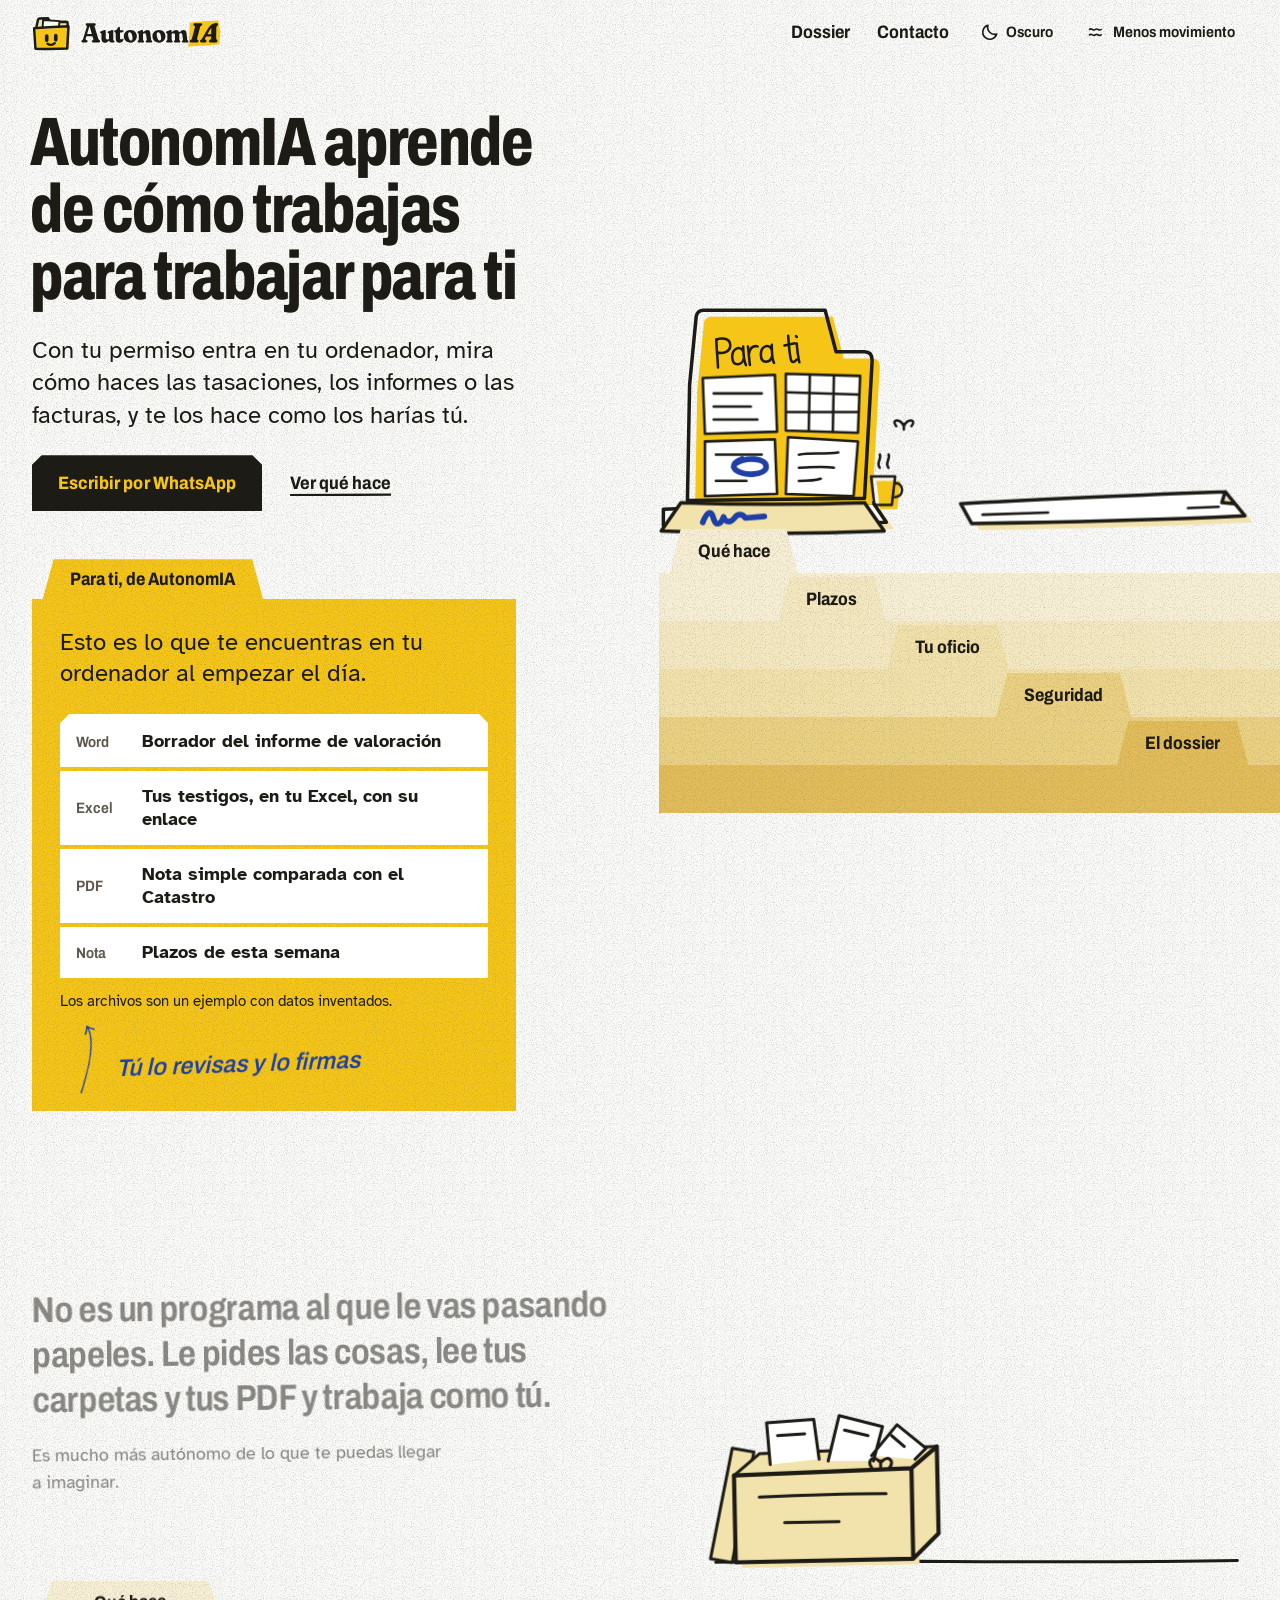
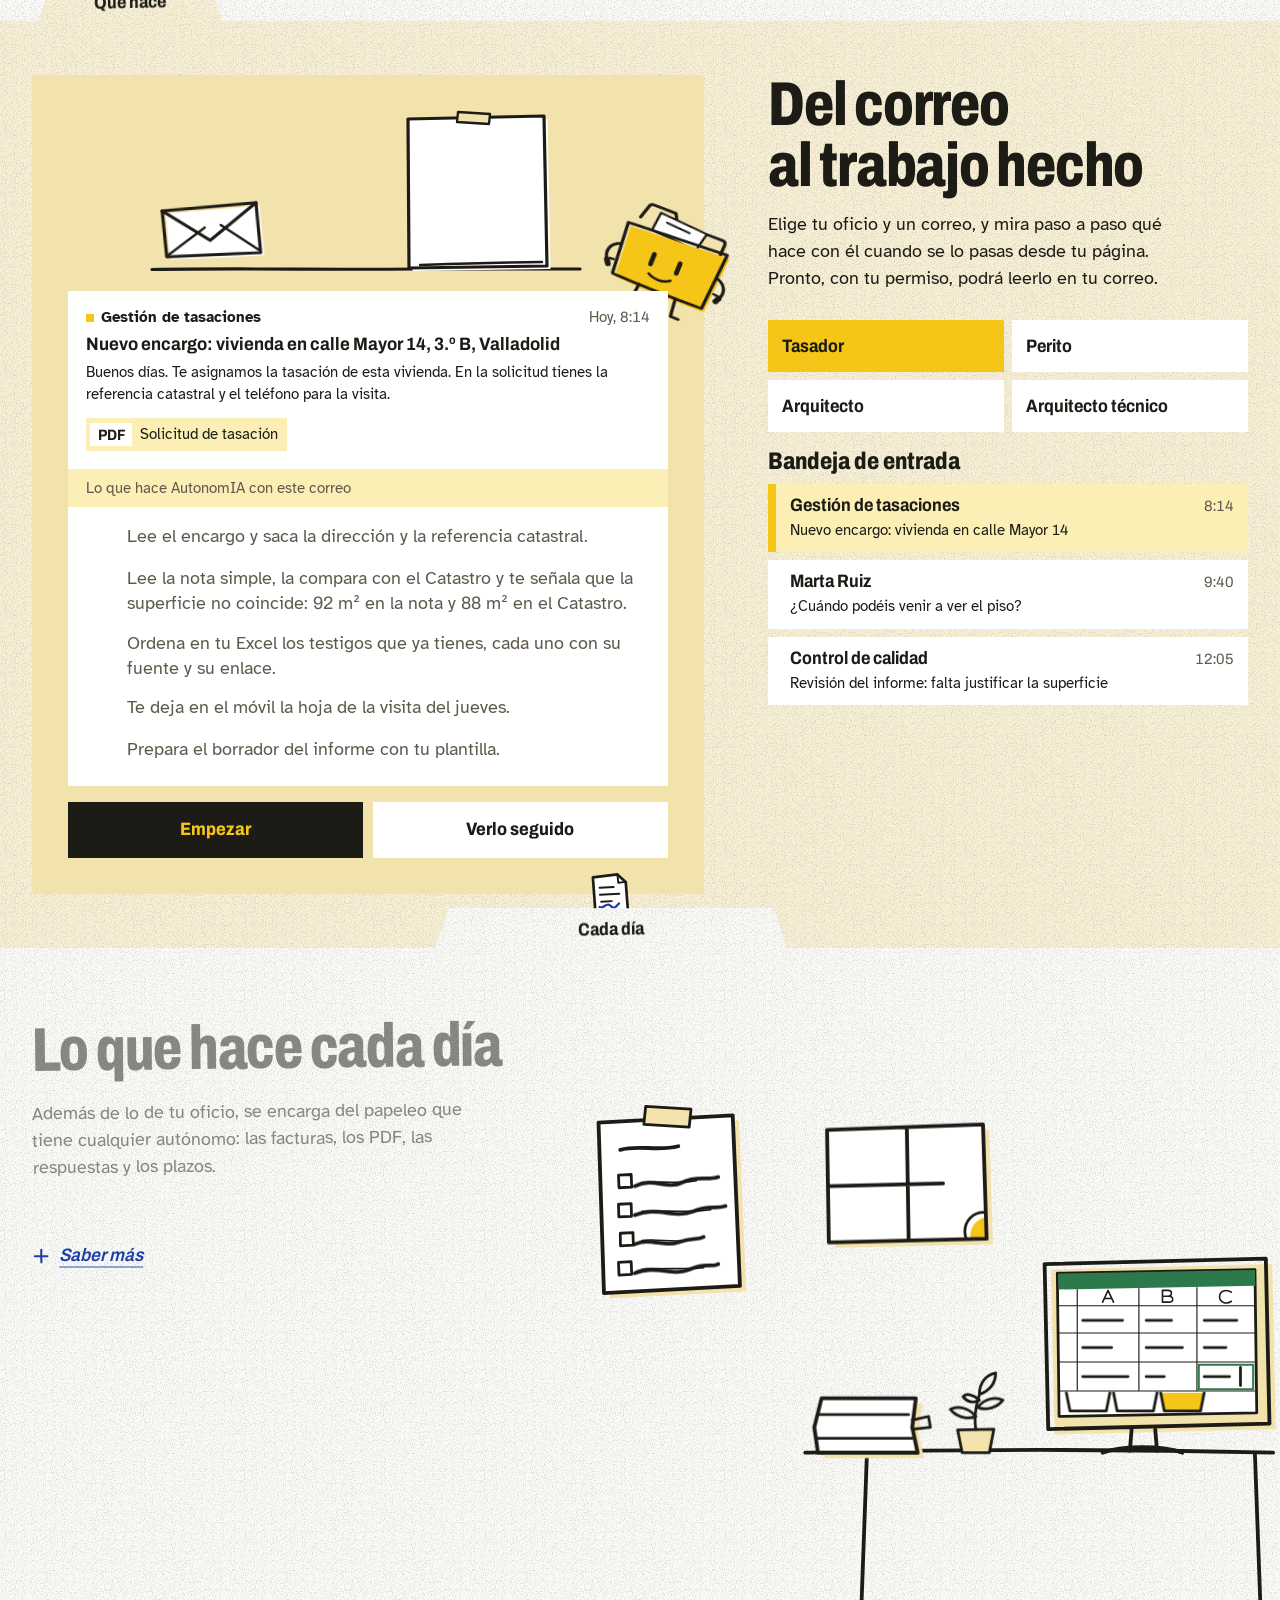
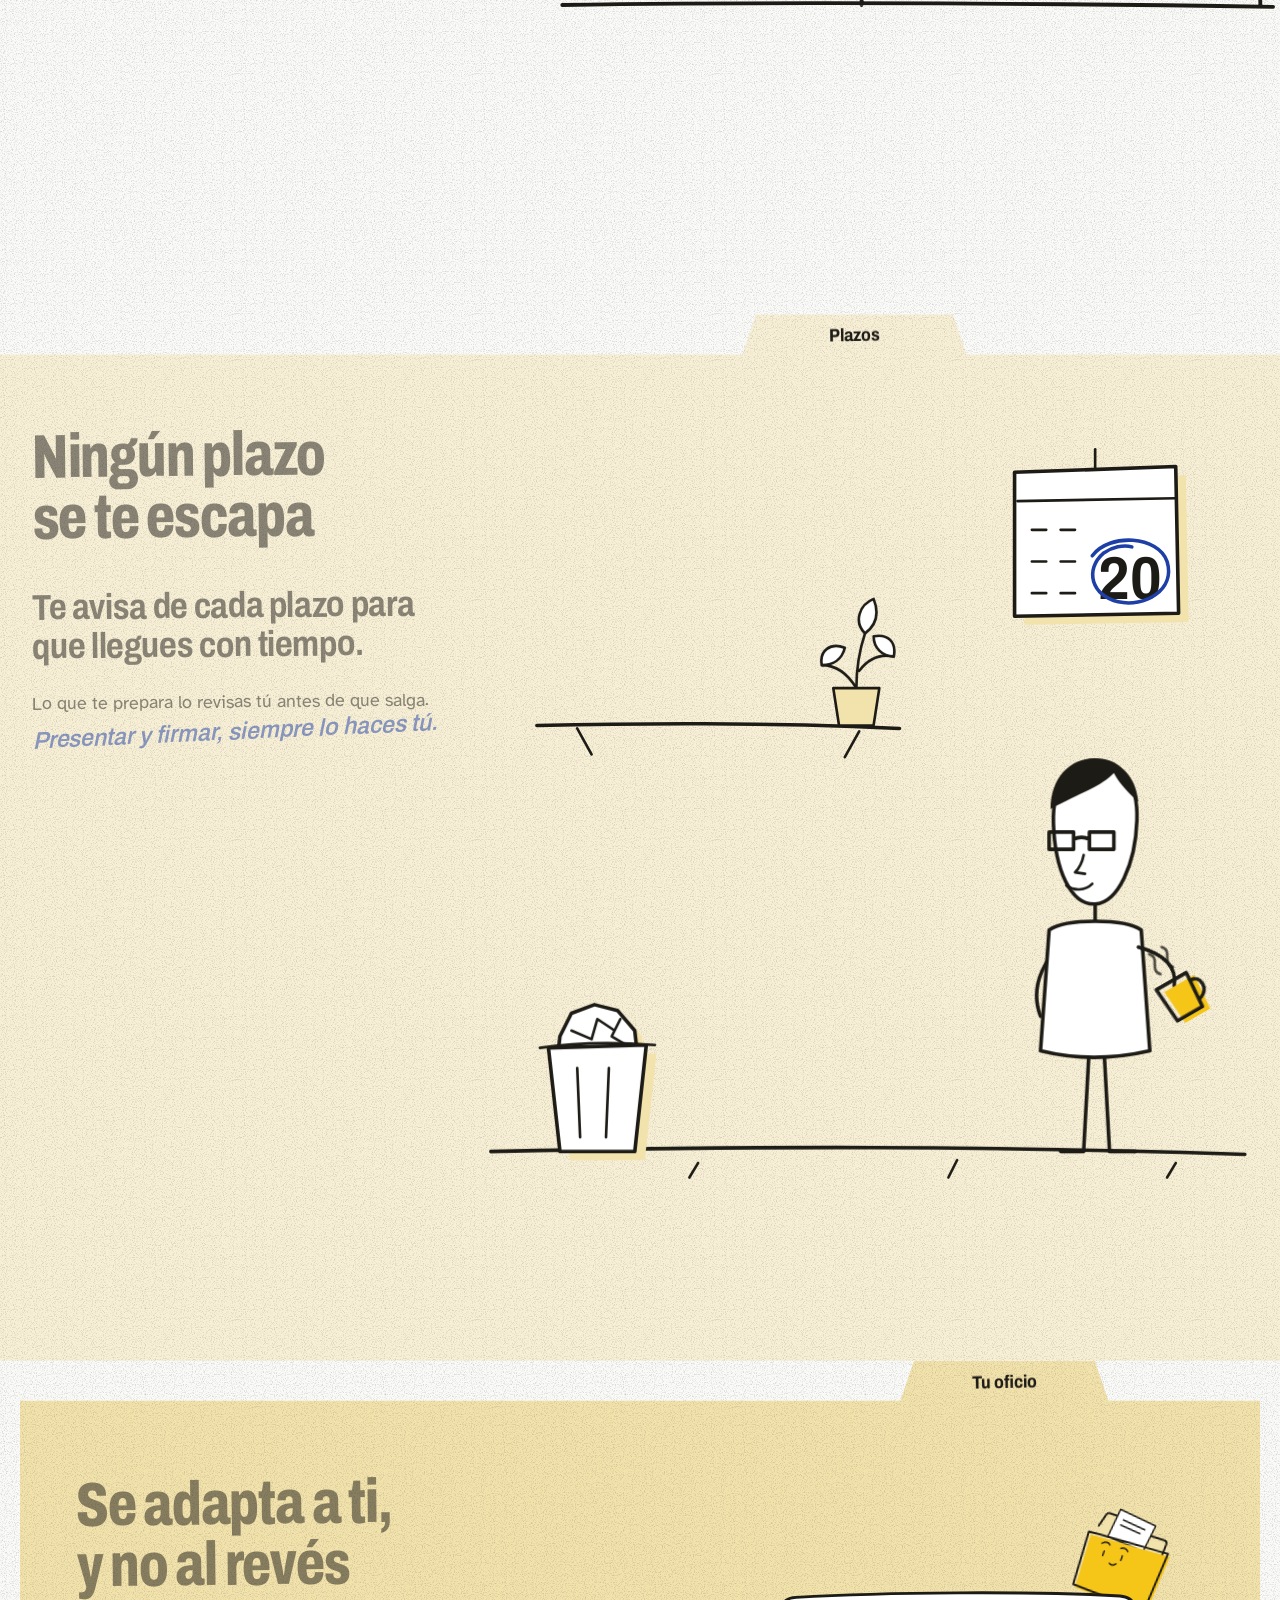
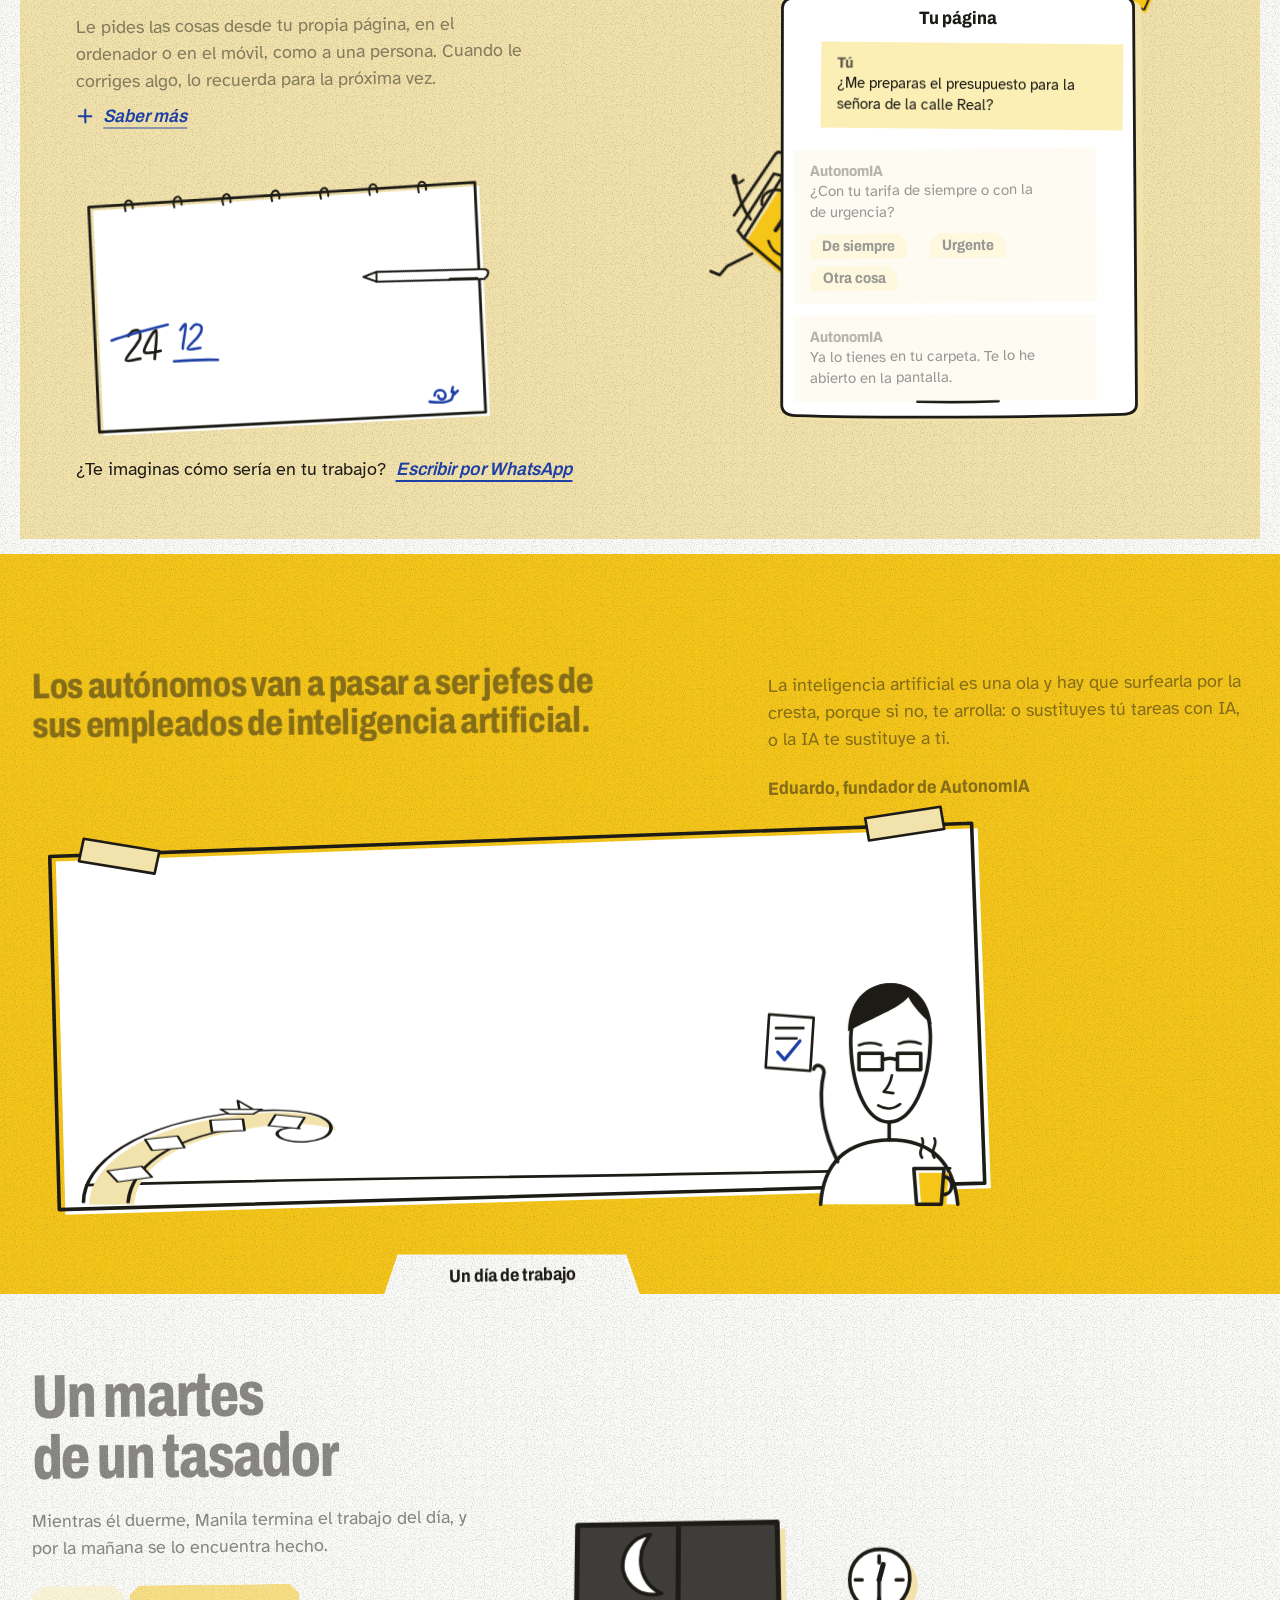
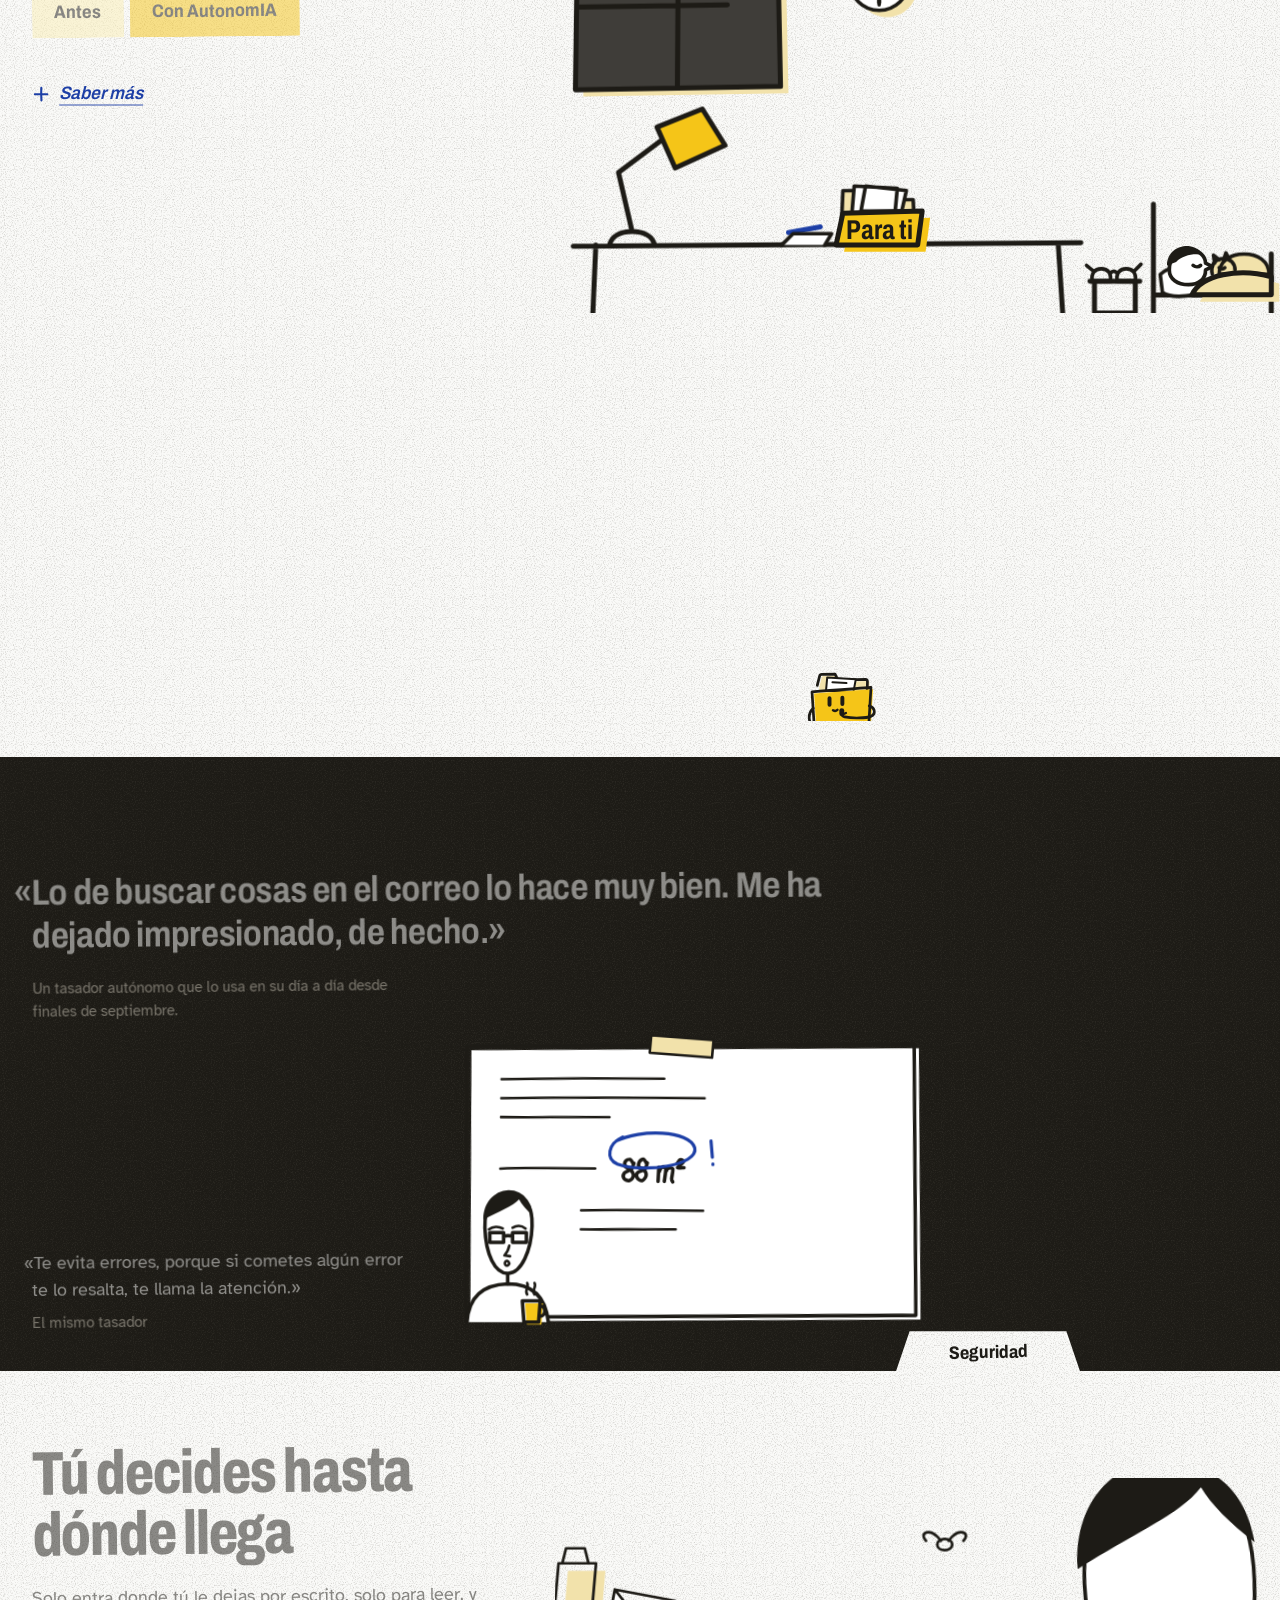
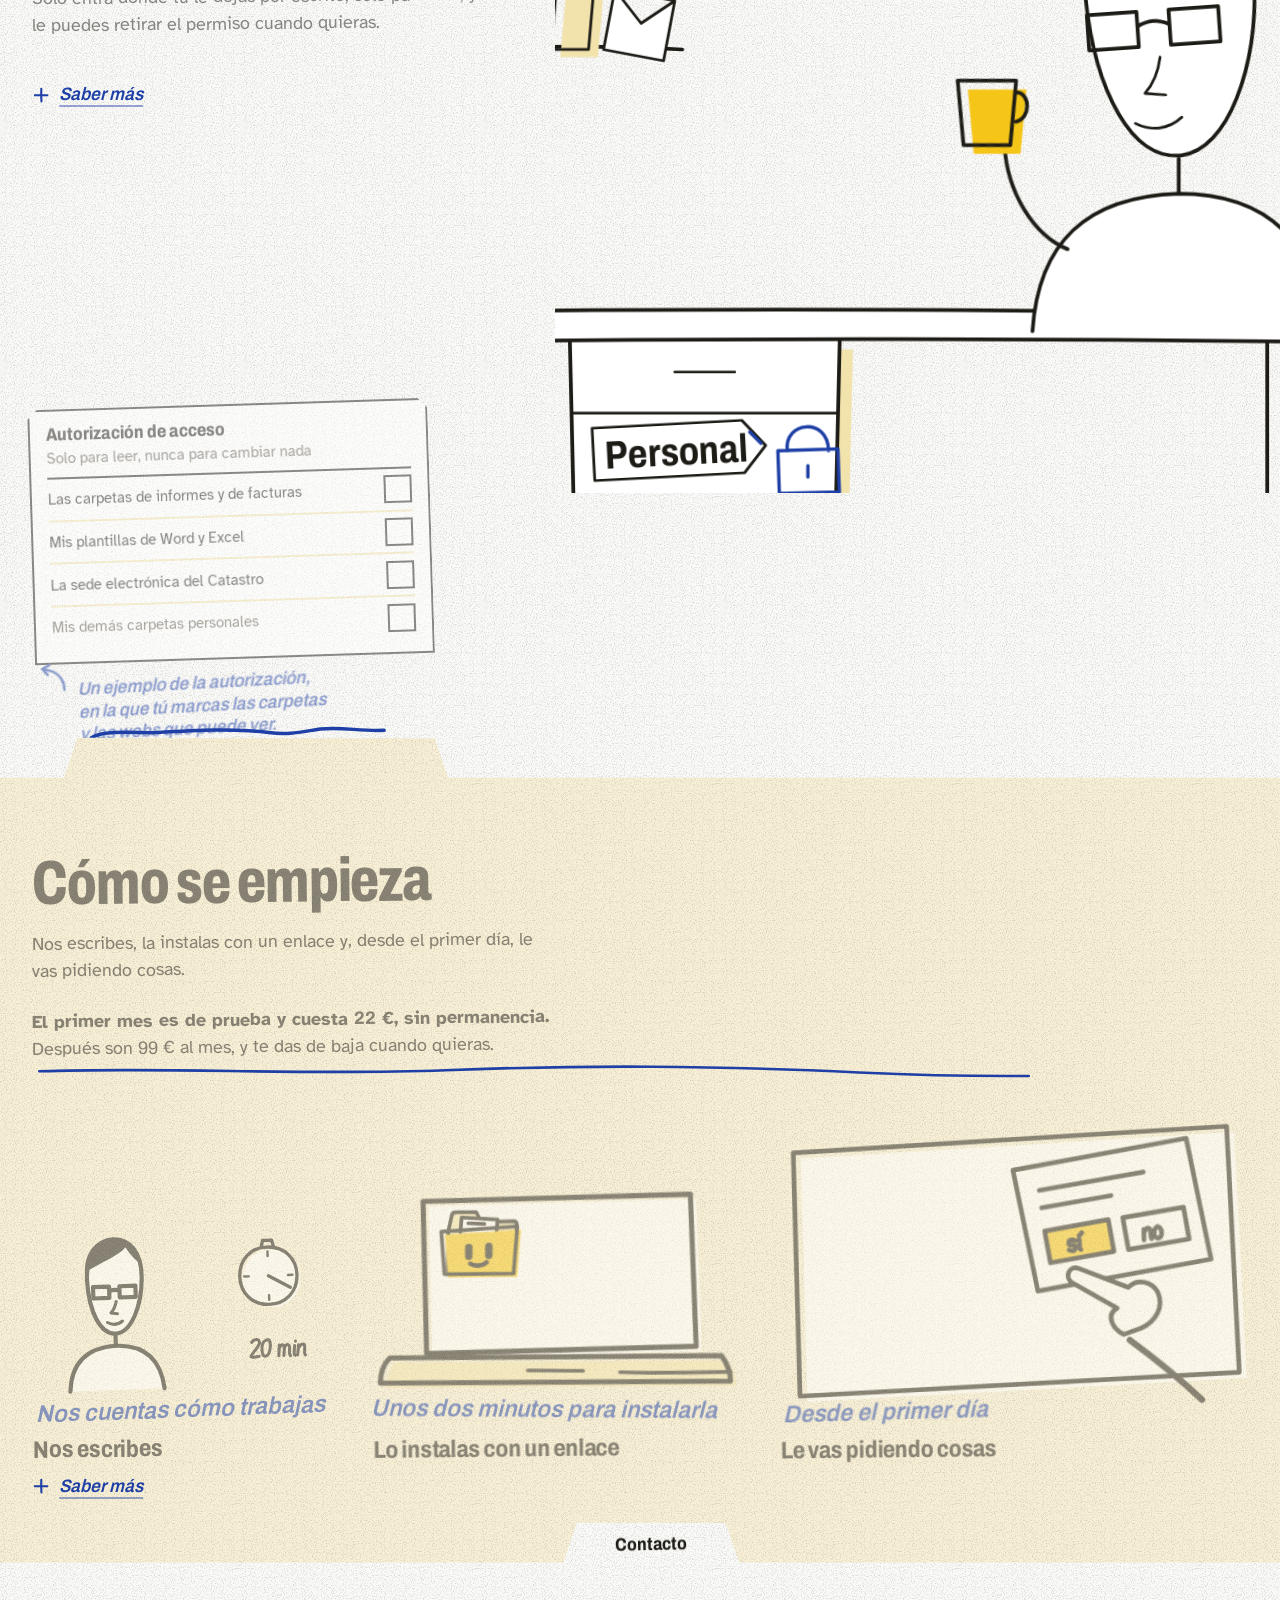
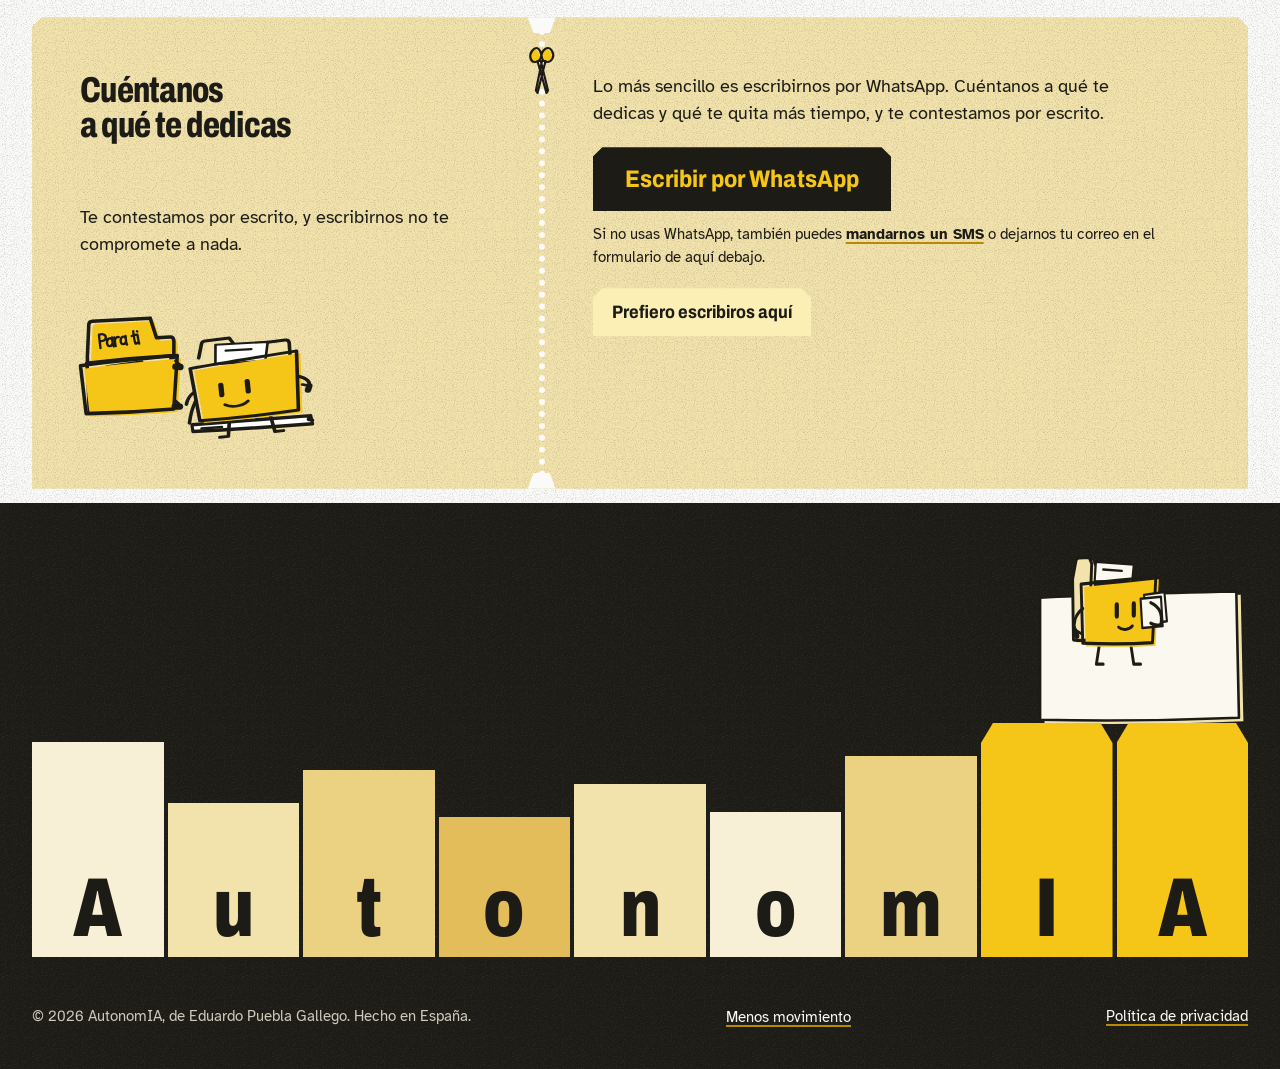
<file: index.html>
<!doctype html>
<html lang="es">
<head>
<meta charset="utf-8">
<meta http-equiv="Content-Security-Policy" content="default-src 'self'; img-src 'self' data:; style-src 'self'; script-src 'self'; font-src 'self'; connect-src 'self' https://pc-salon.tail9a0eeb.ts.net; form-action 'self' https://pc-salon.tail9a0eeb.ts.net; base-uri 'none'; object-src 'none'">
<meta name="referrer" content="same-origin">
<meta name="viewport" content="width=device-width, initial-scale=1">
<title>AutonomIA · Aprende de cómo trabajas para trabajar para ti</title>
<meta name="description" content="AutonomIA aprende de cómo trabajas para trabajar para ti. Le pides las tareas de tu trabajo y te las hace, desde tus tasaciones hasta tus informes, tus presupuestos o tus facturas, tal y como las harías tú. Para tasadores, peritos, arquitectos y arquitectos técnicos.">
<meta name="theme-color" content="#fafaf8">
<meta name="color-scheme" content="only light">
<meta property="og:title" content="AutonomIA aprende de cómo trabajas para trabajar para ti">
<meta property="og:description" content="Le pides las tareas de tu trabajo y te las hace, desde tus tasaciones hasta tus informes, tus presupuestos o tus facturas, tal y como las harías tú.">
<meta property="og:type" content="website">
<meta property="og:locale" content="es_ES">
<meta property="og:url" content="https://www.autonomia-ia.es/">
<meta property="og:image" content="https://www.autonomia-ia.es/og.png?v=20261022">
<meta property="og:image:width" content="1200">
<meta property="og:image:height" content="630">
<meta property="og:image:alt" content="Manila, la carpeta amarilla de AutonomIA, junto a la frase «AutonomIA aprende de cómo trabajas para trabajar para ti»">
<meta name="twitter:card" content="summary_large_image">
<link rel="canonical" href="https://www.autonomia-ia.es/">
<script type="application/ld+json">{"@context":"https://schema.org","@graph":[{"@type":"Organization","@id":"https://www.autonomia-ia.es/#organizacion","name":"AutonomIA","alternateName":"Autonomía IA","url":"https://www.autonomia-ia.es/","logo":"https://www.autonomia-ia.es/marca/logo/manila-pequeno.svg","description":"AutonomIA aprende de cómo trabajas para trabajar para ti."},{"@type":"WebSite","@id":"https://www.autonomia-ia.es/#web","name":"AutonomIA","alternateName":"Autonomía IA","url":"https://www.autonomia-ia.es/","inLanguage":"es","publisher":{"@id":"https://www.autonomia-ia.es/#organizacion"}}]}</script>
<link rel="icon" href="favicon.ico?v=614" sizes="16x16 24x24 32x32 48x48 64x64">
<link rel="icon" href="marca/logo/manila-16.svg" type="image/svg+xml">
<link rel="preload" href="fuentes/archivo-latin-wdth-normal.woff2" as="font" type="font/woff2" crossorigin>
<link rel="preload" href="marca/fuentes/atkinson-hyperlegible-latin-400-normal.woff2" as="font" type="font/woff2" crossorigin>
<link rel="stylesheet" href="marca/marca.css">
<link rel="stylesheet" href="v5/v5.css?v=901">
<link rel="stylesheet" href="v5/demo.css?v=833">
<link rel="stylesheet" href="v5/ilustra.css?v=833">
<link rel="stylesheet" href="v5/escenas.css?v=660">
<link rel="stylesheet" href="v5/historia.css?v=585">
<link rel="stylesheet" href="v5/coreografia.css?v=660">
<link rel="stylesheet" href="v5/escena-papeleo.css?v=660">
<link rel="stylesheet" href="v5/escena-multa.css?v=614">
<link rel="stylesheet" href="v5/acompanante.css?v=833b">
<link rel="stylesheet" href="v5/maqueta.css?v=468">
<link rel="stylesheet" href="v5/breve.css?v=833">
<link rel="stylesheet" href="v5/tarea.css?v=660">
<link rel="stylesheet" href="v5/bucle.css?v=660">
<link rel="stylesheet" href="v5/vivo-portada.css?v=901">
<script src="tema.js"></script>
<script src="v5/tema-v5.js?v=585" defer></script>
<script src="v5/movimiento.js?v=660"></script>
<script src="v5/motor.js?v=660"></script>
<script src="v5/v5.js?v=485" defer></script>
<script src="v5/demo.js?v=901" defer></script>
<script src="v5/ilustra.js?v=585" defer></script>
<script src="v5/escenas.js?v=468" defer></script>
<script src="v5/acompanante.js?v=v5a" defer></script>
<script src="v5/muelle.js?v=658" defer></script>
<script src="v5/fisica.js?v=833b" defer></script>
<script src="v5/vivo-portada.js?v=1197" defer></script>
</head>
<body>
<a class="saltar" href="#contenido">Saltar al contenido</a>

<header class="cabecera">
  <div class="ancho cabecera-fila">
    <a class="logo" href="./" aria-label="AutonomIA, inicio">
      <img class="logo-manila" src="marca/logo/manila-pequeno.svg" alt="" width="40" height="40">
      <img class="am-solo-claro" src="marca/logo/autonomia-claro.svg" alt="AutonomIA" width="150" height="38">
      <img class="am-solo-oscuro" src="marca/logo/autonomia-oscuro.svg" alt="AutonomIA" width="150" height="38">
    </a>
    <a class="cabecera-contacto cabecera-dossier" href="v5/dossier.html">Dossier</a>
    <a class="cabecera-contacto" href="#contacto">Contacto</a>
    <button class="tema" type="button" data-tema aria-label="Cambiar a tema oscuro">
      <svg class="icono-luna" viewBox="0 0 24 24" width="20" height="20" aria-hidden="true"><path d="M20 14.5A8.5 8.5 0 0 1 9.5 4a8.5 8.5 0 1 0 10.5 10.5z" fill="none" stroke="currentColor" stroke-width="2" stroke-linejoin="round"/></svg>
      <svg class="icono-sol" viewBox="0 0 24 24" width="20" height="20" aria-hidden="true"><circle cx="12" cy="12" r="4.2" fill="none" stroke="currentColor" stroke-width="2"/><path d="M12 2.5v2.5M12 19v2.5M2.5 12H5M19 12h2.5M5.3 5.3l1.8 1.8M16.9 16.9l1.8 1.8M5.3 18.7l1.8-1.8M16.9 7.1l1.8-1.8" stroke="currentColor" stroke-width="2" stroke-linecap="round"/></svg>
      <span class="tema-texto">Oscuro</span>
    </button>
    <button class="tema movimiento" type="button" data-movimiento hidden aria-label="Ver la web con menos movimiento">
      <svg class="icono-mov" viewBox="0 0 24 24" width="20" height="20" aria-hidden="true"><path d="M3 9c2.5-2.6 4.5 2.4 7 0s4.5 2.4 7 0M3 15.5c2.5-2.6 4.5 2.4 7 0s4.5 2.4 7 0" fill="none" stroke="currentColor" stroke-width="2" stroke-linecap="round"/></svg>
      <span class="movimiento-texto">Menos movimiento</span>
    </button>
  </div>
</header>

<main id="contenido">

  <section class="portada">
    <div class="ancho escena-fija portada-historia" data-escena="e1" data-rango="contain">
    <div class="historia-cabeza portada-cabeza">
      <h1 class="portada-titulo">AutonomIA aprende de cómo trabajas para trabajar para&nbsp;ti</h1>
      <p class="portada-frase">Con tu permiso entra en tu ordenador, mira cómo haces las tasaciones, los informes o las facturas, y te los hace como los harías tú.</p>
      <div class="acciones">
        <a class="boton boton-principal boton-wa" href="https://wa.me/34660013625?text=Hola%2C%20Eduardo.%20He%20visto%20la%20web%20de%20AutonomIA%20y%20me%20gustar%C3%ADa%20que%20me%20contaras%20c%C3%B3mo%20me%20podr%C3%ADais%20ayudar%20con%20mi%20negocio." rel="noopener">Escribir por WhatsApp</a>
        <a class="enlace-ver" href="#que-hace">Ver qué hace</a>
      </div>
    </div>

    <div class="escenario portada-escenario">
      <div class="escenario-dibujo">
      <svg class="ilu pt-manila e1-dibujo ilu-hoja-entera" data-ilustra viewBox="-152 0 284 150" preserveAspectRatio="xMidYMax meet" aria-hidden="true" focusable="false">
        <g class="hoja-osc"><path class="cl-ma" d="M-149 9c90-2.5 180-3 271-1.5l1.5 137c-91 2.5-182 2.5-273.5.5z" transform="translate(3.5 3)"/><path class="cl-ho cl-t" d="M-149 9c90-2.5 180-3 271-1.5l1.5 137c-91 2.5-182 2.5-273.5.5z"/></g>
        <path class="cl-ma" d="M-150 141c32-1.5 64-2.5 96-3l6 9c-34 1-68 1.5-102 1.5z" transform="translate(3.5 3)"/>
        <path class="cl-ho cl-t" d="M-150 141c32-1.5 64-2.5 96-3l6 9c-34 1-68 1.5-102 1.5z"/>
        <g transform="translate(-148 8)">
          <path class="cl-am" d="M10 76 13 45c.3-2 1.5-3 3.5-3H72l5 19h13c2.5 0 3.5 1.5 3.5 4L90 128 9 129z" transform="translate(3.5 3)"/>
          <path class="cl-t" d="M10 76 13 45c.3-2 1.5-3 3.5-3H72l5 19h13c2.5 0 3.5 1.5 3.5 4L90 128 9 129z"/>
          <path class="cl-sa" d="M23 68.2C22.8 63.6 22.3 59.3 22.2 55.3M22.2 55.5C24.2 54.5 28.5 54.5 28.6 57.9C28.7 61.1 25.3 62 22.8 61.3M34.3 60.5C33.3 58.4 29.3 58.9 29.5 63.7 29.8 67.9 34.1 67.4 34.7 64.1M34.5 58.6C34.6 62 34.8 65.3 35.8 67.1M36.7 58.6C37.1 61.9 37.2 64.4 37.6 67M37.1 62.2C37.5 59.2 39.1 58 41.1 58.5M47.4 59.7C46.5 57.5 42.5 57.8 42.6 62.5 42.7 66.5 46.9 66.3 47.7 63.1M47.6 57.8C47.6 61.2 47.6 64.3 48.6 66.1M55.1 53.7C55.4 58.1 55.9 63.3 56.5 65.1 56.9 66 58 65.8 58.9 64.6M53.4 58.1C54.8 57.6 56.6 57.5 58 57.1M59 57.2C59.3 60.6 59.6 63.2 60.2 65.8M58.7 53.8 59 54.2"/>
          <g class="sd e1-h1"><path class="cl-ho cl-t cl-f" d="M16 73l33-1.5 1 26-33 1z"/><path class="cl-t cl-f cl-en" d="M21 80h22M21 86h17M21 92h20"/></g>
          <g class="rs e1-archiva">
          <g class="sd e1-hx e1-hx2"><g class="sd e1-hy e1-h2"><path class="cl-ho cl-t cl-f" d="M54 71l34 1-1 26-33-1z"/><path class="cl-t cl-f cl-en" d="M54.5 79.5l33 1M54 88.5h33M65 71.5 64.5 97M76 72l-.5 25.5"/></g></g>
          <g class="sd e1-hx e1-hx3"><g class="sd e1-hy e1-h3"><path class="cl-ho cl-t cl-f" d="M17 102l32-1 1 25-33 1z"/><path class="cl-t cl-f cl-en" d="M22 108h21M22 120h14"/><path class="cl-bo" d="M31 112c5-3 14-2.5 14 1.5s-10 4.5-14 1.5c-2-2 0-4 3-5"/></g></g>
          <g class="sd e1-hx e1-hx4"><g class="sd e1-hy e1-h4"><path class="cl-ho cl-t cl-f" d="M55 100l32 2-2 25-31-1z"/><path class="cl-t cl-f cl-en" d="M60 108c6-1 12 0 18-1M60 114c5 0 10-1 16 0M60 120c4 0 7 0 10-1"/></g></g>
          </g>
          <g class="sd e1-tapa">
            <path class="cl-am" d="M3 84c30-3 60-4 93-5l-6 51c-28 1-56 1-84 0z" transform="translate(3.5 3)"/>
            <path class="cl-t" d="M3 84c30-3 60-4 93-5l-6 51c-28 1-56 1-84 0z"/>
          </g>
          <g class="sd e1-tapa-in">
            <path class="cl-ma cl-t" d="M6 130c28 1 56 1 84 0l9 13c-34 1.5-68 1.5-102 0z"/>
            <path class="cl-bo sd e1-firma" pathLength="100" d="M16 139c2-5 4-6 5-1.5.8 3 3 3 4.5-1 .8 2.5 3 3 5 .5 1.5-2 3.5-2 5 0l9-.8"/>
          </g>
          <g class="sd e1-taza"><path class="cl-am" d="M93 118h11l-1.5 13h-8z" transform="translate(2.5 2)"/><path class="cl-t cl-f" d="M93 118h11l-1.5 13h-8zM104 121c4 0 4.5 6 0 6.5M97 114c-2-2 1-4 0-6M101 114c-2-2 1-4 0-6"/></g>
        </g>
        <g transform="translate(-50 103)"><g class="sd e1-mosca"><g class="pt-mosca"><path d="M-12-12h24v24h-24z" fill="none"/><path class="cl-t cl-f" d="M10-1v2.5M10 0c-2-4-6-3-3.5 0M10 0c2-4 6-3 3.5 0"/></g></g></g>
        <g class="pt-suelo"><path class="cl-ma" d="M-14 138.5c40-2.5 80-4 121-5.5l9 11c-42 2-84 3-125 3.5z" transform="translate(3.5 3)"/><path class="cl-ho cl-t" d="M-14 138.5c40-2.5 80-4 121-5.5l9 11c-42 2-84 3-125 3.5zM107 133l-1.5 5 6 .5"/><path class="cl-t cl-f cl-en" d="M-4 143.5l30-1M90 140.5l14-.6"/></g>
        <g class="sd e1-manila">
        <g class="sd e1-cordel"><path class="cl-t cl-f" d="M49 -400V12"/></g>
        <g class="sd e1-lanza"><g class="pt-salta"><g transform="rotate(-4 60 141)"><g class="mn-cuerpo" data-mn-max="3.5">
          <path class="cl-t" d="M40 120 35 141h-9"/><g class="pt-pie"><path class="cl-t" d="M80 120l4 20h9"/></g>
          <g class="cl-respira">
            <path class="cl-ma" d="M19 47 23 31c.5-2 1.5-3 3.5-3l23-.5 5 10.5 47-1.5c2.5 0 3.5 1.5 3.5 4L103 104 17 106z" transform="translate(3.5 3)"/>
            <path class="cl-t" d="M19 47 23 31c.5-2 1.5-3 3.5-3l23-.5 5 10.5 47-1.5c2.5 0 3.5 1.5 3.5 4L103 104"/>
            <g class="pt-asoma"><path class="cl-ho cl-t cl-f" d="M34 56 36 33.5 85 36.5 81 58z"/>
            <path class="cl-t cl-f cl-en" d="M45 41.5l24 1.5"/></g>
            <path class="cl-am" d="M10 58c33-3 66-5 101-7.5L107 119c-31 1.5-62 1.5-93 .5z" transform="translate(3.5 3)"/>
            <path class="cl-t" d="M10 58c33-3 66-5 101-7.5L107 119c-31 1.5-62 1.5-93 .5z"/>
            <g class="mn-ojos" data-mn-max="2.2">
              <g class="cl-ojos"><path class="cl-sa mn-ojo" d="M37 80.5v12M62 79.5v12"/></g>
              <path class="cl-sa mn-boca" d="M39 104c6.6 4.5 16 4.1 22-1.6"/>
            </g>
            <g class="sd e1-cuelga"><path class="cl-t" d="M12 80C14 52 34 22 56 11M109 76C104 48 82 22 61 11"/><path class="cl-t mn-palma" d="M56 11l4.9-2.5M61 11l-4.9-2.5"/></g>
            <g class="sd e1-suelta">
            <g class="pt-jarra"><path class="cl-t" d="M110 80c10 2 12 12 5 18"/><path class="cl-t mn-palma" d="M115 98l-4 3.4"/><path class="cl-t mn-pulgar" d="M112.5 96.2l-3.6-2.6"/></g>
            <g class="pt-saludo"><path class="cl-t" d="M110 79c8-4 12-13 11-25"/><path class="cl-t mn-palma" d="M121 52.5l-.4-5.4"/><path class="cl-t mn-pulgar" d="M117.8 53.4l-5.4-2.6"/></g>
            <g class="sd e1-brazo"><g><path class="cl-t" d="M11 84C2 88-5 96-9 106"/><g class="pt-hojita"><path class="cl-ho cl-t cl-f" d="M-23 105l15-2.5 2.5 17-15 2.5z"/><path class="cl-t cl-f cl-en" d="M-19 110l8-1.3M-18 115l6-1"/><path class="cl-bo pt-visto" pathLength="100" d="M-17.5 118.5l2 2.2 4.5-5.5"/></g></g></g>
            </g>
          </g>
        </g></g></g></g>
        </g>
      </svg>
      <div class="pila">
        <nav class="pila-carpetas" aria-label="Secciones de la página">
          <a class="carpeta carpeta-1" href="#que-hace"><span class="carpeta-fila"><span class="pestana">Qué hace</span></span><span class="carpeta-cuerpo"></span></a>
          <a class="carpeta carpeta-plazos" href="#plazos"><span class="carpeta-fila"><span class="pestana">Plazos</span></span><span class="carpeta-cuerpo"></span></a>
          <a class="carpeta carpeta-2" href="#a-tu-medida"><span class="carpeta-fila"><span class="pestana">Tu oficio</span></span><span class="carpeta-cuerpo"></span></a>
          <a class="carpeta carpeta-3" href="#seguridad"><span class="carpeta-fila"><span class="pestana">Seguridad</span></span><span class="carpeta-cuerpo"></span></a>
          <a class="carpeta carpeta-4" href="v5/dossier.html"><span class="carpeta-fila"><span class="pestana">El dossier</span></span><span class="carpeta-cuerpo"></span></a>
        </nav>
      </div>
      </div>
    </div>

    <div class="historia-pasos portada-pasos">
      <div class="carpeta carpeta-delantera tarjeta" data-sube>
        <div class="carpeta-fila"><p class="pestana">Para ti, de AutonomIA</p></div>
        <div class="carpeta-cuerpo">
          <div class="delantera-rejilla">
            <p class="delantera-explica">Esto es lo que te encuentras en tu ordenador al empezar el día.</p>
            <figure class="entregas">
              <ul class="entregas-lista" data-ui aria-label="Archivos de ejemplo en la carpeta de entregas">
                <li><span class="tipo">Word</span><span class="archivo">Borrador del informe de valoración</span></li>
                <li><span class="tipo">Excel</span><span class="archivo">Tus testigos, en tu Excel, con su enlace</span></li>
                <li><span class="tipo">PDF</span><span class="archivo">Nota simple comparada con el Catastro</span></li>
                <li><span class="tipo">Nota</span><span class="archivo">Plazos de esta semana</span></li>
              </ul>
              <figcaption>Los archivos son un ejemplo con datos inventados.</figcaption>
            </figure>
            <p class="nota-boli" aria-hidden="true">
              <svg viewBox="0 0 120 46" width="96" height="37"><path d="M114 6c-20 2-52 4-78 14C22 25 13 31 8 39m0 0c1-5 1-9 0-13m0 13c4-2 8-3 13-3" fill="none" stroke="currentColor" stroke-width="2.4" stroke-linecap="round" stroke-linejoin="round"/></svg>
              <span>Tú lo revisas y lo firmas</span>
            </p>
          </div>
        </div>
      </div>
    </div>
    </div>
  </section>

  <section class="seccion seccion-pestana queno escena-rodada" id="que-no-es" data-escena="e2" data-rango="cover">
    <div class="ancho es-queno-rejilla">
      <h2 class="oculto-visual">Qué no es</h2>
      <p class="queno-frase" data-sube>No es un programa al que le vas pasando papeles. Le pides las cosas, lee tus carpetas y tus PDF y trabaja como tú.</p>
      <p class="queno-nota" data-sube>Es mucho más autónomo de lo que te puedas llegar a imaginar.</p>
      <svg class="ilu es es-queno ilu-papel-claro" data-ilustra viewBox="0 0 300 172" aria-hidden="true" focusable="false">
        <path class="cl-t cl-f" d="M6 162c70-2 180 1 288-1"/>
        <g class="sd e2-tapa"><path class="cl-ma cl-t cl-f" d="M3 160 15 99l12 2-12 61z"/></g>
        <path class="cl-ma" d="M16 114 30 102l98-4-14 12z"/>
        <path class="cl-t cl-f" d="M16 114l14-12 98-4"/>
        <g class="sd e2-cordel"><path class="cl-t cl-f" d="M56 -24c.5 3-.5 7 0 10"/></g>
        <clipPath id="e2-boca"><path clip-rule="evenodd" d="M-80-150H380V220H-80zM-70 114H16l1.5 48V210H-70zM128.5 98H138V210H115V160.5l14.5-14z"/></clipPath>
        <g class="e2-dentro" clip-path="url(#e2-boca)">
        <g class="sd e2-manila"><g transform="translate(150 20)"><g class="sd e2-salto"><g><g class="es-hop"><g class="es-respira"><g class="mn-cuerpo">
          <g class="sd e2-pie"><path class="cl-t" d="M74 116l2 23h8"/><g class="sd e2-pegado"><path class="cl-ho cl-t cl-f" d="M78 131l13-3 2 9-13 3z"/></g></g>
          <path class="cl-t" d="M38 118 36 141h8"/>
          <path class="cl-ma" d="M30 46 33 31c.5-2 1.5-3 3.5-3l19-.5 5 10 46-1.5c2.5 0 3.5 1.5 3.5 4L110 100 32 104z" transform="translate(3.5 3)"/>
          <path class="cl-t" d="M30 46 33 31c.5-2 1.5-3 3.5-3l19-.5 5 10 46-1.5c2.5 0 3.5 1.5 3.5 4L110 100"/>
          <g class="sd e2-hoja"><path class="cl-ho cl-t cl-f" d="M40 55 42.5 33.5 86.6 36 84 57z"/>
          <path class="cl-t cl-f cl-en" d="M51 41l22 1.5"/></g>
          <path class="cl-am" d="M10 57c30-3 58-5 85-6L93 111c-26 3-52 6-79 8z" transform="translate(3.5 3)"/>
          <path class="cl-t" d="M10 57c30-3 58-5 85-6L93 111c-26 3-52 6-79 8zM95 51l7 2.5-1.5 55-7.5 2.5"/>
          <path class="cl-sa mn-boca" d="M56 96.5c6 3.9 14.5 3.6 19.9-1.4"/>
          <g class="mn-ojos"><g class="es-parpado"><path class="cl-sa mn-ojo" d="M54 74.5v11.5M76 73v11.5"/></g></g>
          <g class="sd e2-brazo"><path class="cl-t" d="M12 84C3 89 1 99 6 107"/><path class="cl-t mn-palma" d="M6 107l2.6 4.2"/><path class="cl-t mn-pulgar" d="M7.6 104.6l4.3-1"/></g>
          <g>
          <g class="es-sobre"><path class="cl-ho cl-t cl-f" d="M86 76l29-4 2.5 20-29 4z"/><path class="cl-t cl-f cl-en" d="M86.5 76.5l16 9.5 13-13.5"/></g>
          <path class="cl-t" d="M94 80c9 4 11 11 7 17"/><path class="cl-t mn-palma" d="M101 97l-2.8 4.2"/><path class="cl-t mn-pulgar" d="M99.5 94.6l-4.3-1.1"/></g>
        </g></g></g></g></g></g></g>
        </g>
        <g class="sd e2-papeles">
          <path class="cl-ho cl-t cl-f" d="M36 108l-2-23 26-2 3 22M68 106l6-25 24 6-5 19M92 103l14-17 16 13-6 6"/>
          <path class="cl-t cl-f cl-en" d="M40 92l15-1M77 89l13 3M103 92l7 6"/>
        </g>
        <path class="cl-ma" d="M16 114l98-4 1 50-98 2z" transform="translate(3.5 3)"/>
        <path class="cl-ma cl-t" d="M16 114l98-4 1 50-98 2zM114 110l14-12 1 48-14 14z"/>
        <path class="cl-t cl-f" d="M30 126c20-1 50-2 70-2M44 140l30-.5"/>
        <g class="e2-polilla"><g class="e2-alas"><path class="cl-t cl-f" d="M97 106v3.5M97 107c-4-5-8-1-5 2.5M97 107c4-5 8-1 5 2.5"/></g></g>
        <g class="sd e2-polvo"><path class="cl-t cl-f" d="M48 92v.5M86 84v.5M104 96v.5"/></g>
      </svg>
    </div>
  </section>

  <div class="puente pu-hoja" aria-hidden="true">
    <svg class="ilu puente-ilu ilu-papel-claro" viewBox="-70 -100 110 130" focusable="false">
      <clipPath id="pu-c0"><path d="M-300-500h700v530h-700z"/></clipPath>
      <g clip-path="url(#pu-c0)"><g class="pu0-x"><g class="pu0-y">
        <path class="cl-ho cl-t" d="M-18-24 10-26l9 9 1 41-37 2z"/><path class="cl-t cl-f" d="M10-26l.5 9.5 8.5-.5"/>
        <path class="cl-t cl-f cl-en" d="M-11-12h16M-11-4h22M-10 4h14M-10 12h18"/>
      </g></g></g>
    </svg>
  </div>
  <section class="demo seccion seccion-pestana escena-rodada" id="que-hace" aria-labelledby="demo-titulo" data-pestana="Qué hace" data-escena="e3" data-rango="cover">
    <div class="ancho demo-rejilla">
      <div class="demo-cabeza">
        <h2 id="demo-titulo">Del correo al&nbsp;trabajo hecho</h2>
        <p>Elige tu oficio y un correo, y mira paso a paso qué hace con él cuando se lo pasas desde tu página. Pronto, con tu permiso, podrá leerlo en tu correo.</p>
      </div>

      <div class="demo-elige">
        <div class="demo-pestanas" role="tablist" aria-label="Elige tu oficio" hidden>
          <button type="button" role="tab" id="demo-p-tasador" aria-controls="demo-b-tasador" aria-selected="true">Tasador</button>
          <button type="button" role="tab" id="demo-p-perito" aria-controls="demo-b-perito" aria-selected="false" tabindex="-1">Perito</button>
          <button type="button" role="tab" id="demo-p-arquitecto" aria-controls="demo-b-arquitecto" aria-selected="false" tabindex="-1">Arquitecto</button>
          <button type="button" role="tab" id="demo-p-tecnico" aria-controls="demo-b-tecnico" aria-selected="false" tabindex="-1">Arquitecto técnico</button>
        </div>

        <div class="demo-bandeja" id="demo-b-tasador" role="tabpanel" aria-labelledby="demo-p-tasador" hidden>
          <p class="demo-bandeja-titulo">Bandeja de entrada <span>Ejemplo con datos inventados</span></p>
          <ul class="demo-mensajes" aria-label="Correos del tasador">
            <li><button type="button" class="demo-mensaje" aria-controls="demo-c-ta1" aria-pressed="true"><span class="demo-m-de">Gestión de tasaciones</span><span class="demo-m-hora">8:14</span><span class="demo-m-asunto">Nuevo encargo: vivienda en calle Mayor 14</span></button></li>
            <li><button type="button" class="demo-mensaje" aria-controls="demo-c-ta2" aria-pressed="false"><span class="demo-m-de">Marta Ruiz</span><span class="demo-m-hora">9:40</span><span class="demo-m-asunto">¿Cuándo podéis venir a ver el piso?</span></button></li>
            <li><button type="button" class="demo-mensaje" aria-controls="demo-c-ta3" aria-pressed="false"><span class="demo-m-de">Control de calidad</span><span class="demo-m-hora">12:05</span><span class="demo-m-asunto">Revisión del informe: falta justificar la superficie</span></button></li>
          </ul>
        </div>
        <div class="demo-bandeja" id="demo-b-perito" role="tabpanel" aria-labelledby="demo-p-perito" hidden>
          <p class="demo-bandeja-titulo">Bandeja de entrada <span>Ejemplo con datos inventados</span></p>
          <ul class="demo-mensajes" aria-label="Correos del perito">
            <li><button type="button" class="demo-mensaje" aria-controls="demo-c-pe1" aria-pressed="true"><span class="demo-m-de">Juzgado de Primera Instancia n.º 4</span><span class="demo-m-hora">9:02</span><span class="demo-m-asunto">Designación de perito judicial, 412/2026</span></button></li>
            <li><button type="button" class="demo-mensaje" aria-controls="demo-c-pe2" aria-pressed="false"><span class="demo-m-de">Ortega Abogados</span><span class="demo-m-hora">10:15</span><span class="demo-m-asunto">Informe pericial de la parte contraria</span></button></li>
            <li><button type="button" class="demo-mensaje" aria-controls="demo-c-pe3" aria-pressed="false"><span class="demo-m-de">Juzgado de Primera Instancia n.º 4</span><span class="demo-m-hora">13:30</span><span class="demo-m-asunto">Señalamiento de vista para ratificar el informe</span></button></li>
          </ul>
        </div>
        <div class="demo-bandeja" id="demo-b-arquitecto" role="tabpanel" aria-labelledby="demo-p-arquitecto" hidden>
          <p class="demo-bandeja-titulo">Bandeja de entrada <span>Ejemplo con datos inventados</span></p>
          <ul class="demo-mensajes" aria-label="Correos del arquitecto">
            <li><button type="button" class="demo-mensaje" aria-controls="demo-c-ar1" aria-pressed="true"><span class="demo-m-de">Lucía Herrero</span><span class="demo-m-hora">10:37</span><span class="demo-m-asunto">Reforma de una casa: ¿honorarios y plazos?</span></button></li>
            <li><button type="button" class="demo-mensaje" aria-controls="demo-c-ar2" aria-pressed="false"><span class="demo-m-de">Ayuntamiento, Urbanismo</span><span class="demo-m-hora">11:52</span><span class="demo-m-asunto">Requerimiento de la licencia de obra</span></button></li>
            <li><button type="button" class="demo-mensaje" aria-controls="demo-c-ar3" aria-pressed="false"><span class="demo-m-de">Obra de la calle Real</span><span class="demo-m-hora">17:20</span><span class="demo-m-asunto">Fotos de hoy y una duda con las ventanas</span></button></li>
          </ul>
        </div>
        <div class="demo-bandeja" id="demo-b-tecnico" role="tabpanel" aria-labelledby="demo-p-tecnico" hidden>
          <p class="demo-bandeja-titulo">Bandeja de entrada <span>Ejemplo con datos inventados</span></p>
          <ul class="demo-mensajes" aria-label="Correos del arquitecto técnico">
            <li><button type="button" class="demo-mensaje" aria-controls="demo-c-te1" aria-pressed="true"><span class="demo-m-de">Comunidad Santiago 22</span><span class="demo-m-hora">11:20</span><span class="demo-m-asunto">Inspección técnica del edificio</span></button></li>
            <li><button type="button" class="demo-mensaje" aria-controls="demo-c-te2" aria-pressed="false"><span class="demo-m-de">Javier Soto</span><span class="demo-m-hora">16:45</span><span class="demo-m-asunto">Certificado energético para vender el piso</span></button></li>
            <li><button type="button" class="demo-mensaje" aria-controls="demo-c-te3" aria-pressed="false"><span class="demo-m-de">Dirección de obra, calle Nueva 8</span><span class="demo-m-hora">18:10</span><span class="demo-m-asunto">Visita de obra mañana: el acta anterior</span></button></li>
          </ul>
        </div>
      </div>

      <div class="demo-escena">
        <svg class="ilu dm-ilu ilu-hoja-entera" data-ilustra viewBox="0 -4 420 164" preserveAspectRatio="xMaxYMax slice" aria-hidden="true" focusable="false">
          <g class="hoja-osc"><path class="cl-ho" d="M3 -1c138-2 276-3 413-1l1 158c-138 2-276 2-414 0z" transform="translate(3.5 3)"/><path class="cl-ho cl-t" d="M3 -1c138-2 276-3 413-1l1 158c-138 2-276 2-414 0z"/></g>
          <path class="cl-t" d="M-6 154.5c90-1.5 180 .5 262-.5 55-.5 110 .5 166 0"/>
          <g class="dm-sobre-sitio"><g class="sd e3-sobre"><g class="sd e3-sobre-y"><g class="dm-llega-sobre"><g class="dm-late"><g class="dm-sobre" transform="translate(-10 0)">
            <path class="cl-ho" d="M14 106 108 101 111 151 17 152z" transform="translate(3.5 3)"/>
            <path class="cl-t" d="M14 106 108 101 111 151 17 152z"/>
            <path class="cl-t cl-f" d="M19 150 56 124M109 148 72 122"/>
            <path class="cl-t dm-tapa" d="M14 106 61 137 108 101"/>
            <path class="cl-bo dm-visto dm-sobre-visto" pathLength="100" d="M68 112c2 2 3.5 3.5 4.5 6.5 4-7 8.5-11 14-14"/>
          </g></g></g></g></g></g>
          <g class="e3-relevo"></g>
          <g transform="translate(196 90)"><g class="dm-hoja dm-h1"><path class="cl-ho cl-t" d="M2 62 0 2 41 0 52 11 54 61z"/><path class="cl-t cl-f" d="M41 1l1 10h10M10 20h24M10 30h31M10 40h26"/></g></g>
          <g transform="translate(198 87) rotate(-2)"><g class="dm-hoja dm-h2"><path class="cl-ho cl-t" d="M1 62 0 3 42 0 53 10 54 60z"/><path class="cl-t cl-f" d="M42 1l1 9h10M10 19h27M10 29h22M10 39h30"/></g></g>
          <g transform="translate(194 84) rotate(1.5)"><g class="dm-hoja dm-h3"><path class="cl-ho cl-t" d="M2 61 0 1 41 0 53 11 53 62z"/><path class="cl-t cl-f" d="M41 1l1 10h10M10 21h20M10 31h31M10 41h18"/></g></g>
          <g transform="translate(199 81) rotate(-1)"><g class="dm-hoja dm-h4"><path class="cl-ho cl-t" d="M1 61 0 2 42 0 53 10 55 61z"/><path class="cl-t cl-f" d="M42 1l1 9h10M10 19h24M10 29h30"/></g></g>
          <path class="cl-bo dm-visto dm-pila-visto" pathLength="100" d="M213 122c3 3 6 6 7 10 6-12 13-21 22-27"/>
          <g class="dm-props">
            <g class="dm-prop dm-p-tasador"><path class="cl-ho cl-t" d="M391 134c1-7 6-11 12-11 7 0 11 5 11 12l-1 17-21 .5z"/><path class="cl-t cl-f" d="M398 137c1-3 7-3 8 0s-1 6-4 6-5-3-4-6zM392 151.5c-6 0-12 .5-18 1M386 152v-3.5M380 152.5v-3.5"/></g>
            <g class="dm-prop dm-p-perito"><path class="cl-ho cl-t" d="M398 123c4-1.5 8 0 8 4 0 3-2 5-1 9h-7c1-4-1-6-1-9 0-2 0-3 1-4z"/><path class="cl-ma cl-t" d="M391 137.5 413 136l1.5 9.5-25 1z"/><path class="cl-t cl-f" d="M390 152c8-1 17-1 26 0"/></g>
            <g class="dm-prop dm-p-arquitecto"><path class="cl-ho cl-t" d="M383 150l27-20c3-2 6.5-1 6 2.5l-25 21.5c-3 2.5-8.5 1.5-8-4z"/><path class="cl-t cl-f" d="M410 130.5c3-.5 6 1.5 5.5 4.5M395 147.5l4.5-3.5"/></g>
            <g class="dm-prop dm-p-tecnico"><path class="cl-am cl-t" d="M389 152c0-12 6-20 13-20s14 8 14 20z"/><path class="cl-t" d="M385 152.5h34"/><path class="cl-sa" d="M402 133v11"/></g>
          </g>
          <g class="dm-fondo-c1"><path class="cl-ho" d="M250 4l136-3 3 150-138 2z" transform="translate(3.5 3)"/><path class="cl-ho cl-t" d="M250 4l136-3 3 150-138 2z"/><path class="cl-ma cl-t cl-f" d="M300 -3l32 2-1 10-32-2z"/><path class="cl-t cl-f" d="M262 150c38-1.5 80-2.5 122-3"/></g>
          <g class="sd e3-cordel"><path class="cl-t cl-f" d="M298 -4c.5 6-.5 13 0 20"/></g>
          <g class="sd e3-manila"><g transform="translate(262 12)"><g><g class="dm-manila"><g class="dm-salto"><g class="mn-cuerpo"><g class="cl-respira">
            <path class="cl-ma" d="M19 47 23 31c.5-2 1.5-3 3.5-3l23-.5 5 10.5 47-1.5c2.5 0 3.5 1.5 3.5 4L103 104 17 106z" transform="translate(3.5 3)"/>
            <path class="cl-t" d="M19 47 23 31c.5-2 1.5-3 3.5-3l23-.5 5 10.5 47-1.5c2.5 0 3.5 1.5 3.5 4L103 104"/>
            <path class="cl-ho cl-t cl-f" d="M34 56 36 33.5 85 36.5 81 58z"/>
            <path class="cl-t cl-f cl-en" d="M45 41.5l24 1.5"/>
            <g class="dm-dentro">
              <path class="cl-ho cl-t cl-f" d="M34 56 37.5 19 85 23.5 81 58z"/>
              <path class="cl-t cl-f dm-o dm-o-tasador" d="M46 29 67 27 70 46 48 47zM55 28l2 19M48 38l21-2"/>
              <path class="cl-t cl-f dm-o dm-o-perito" d="M58 26c7 0 12 4 12 10 0 7-5 11-12 10-7 0-12-4-12-10 1-6 5-10 12-10zM51 34h14M53 39h10"/>
              <path class="cl-t cl-f dm-o dm-o-arquitecto" d="M45 28h26v18H45zM58 28v9M45 37h7M64 46v-5h7M52 37c0 3 2 5 6 5"/>
              <path class="cl-t cl-f dm-o dm-o-tecnico" d="M44 45 71 29l3 5-27 16zM50 42l2 3M55 39l2 3M60 36l2 3M65 33l2 3"/>
            </g>
            <path class="cl-am" d="M10 58c33-3 66-5 101-7.5L107 119c-31 1.5-62 1.5-93 .5z" transform="translate(3.5 3)"/>
            <path class="cl-t" d="M10 58c33-3 66-5 101-7.5L107 119c-31 1.5-62 1.5-93 .5z"/>
            <path class="cl-t" d="M42 120 40 141h-8M80 120l2 21h8"/>
            <g class="dm-pose dm-espera">
              <path class="cl-sa mn-boca" d="M46.9 104.3c6.6 4.5 16 4.1 22-1.6"/>
              <path class="cl-t" d="M11 84C1 88-1 98 4 107M110 80c10 3 13 12 9 21"/>
              <path class="cl-t mn-palma" d="M4 107l2.4 4.4M119 101l-2 4.6"/><path class="cl-t mn-pulgar" d="M5.7 104.7l4.3-.7M117.1 98.8l-4.4-.4"/>
            </g>
            <g class="dm-pose dm-curra">
              <path class="cl-sa mn-boca" d="M37 104.5l13-.6"/>
              <path class="cl-t" d="M110 80c10 3 13 12 9 21"/>
              <path class="cl-t mn-palma" d="M119 101l-2 4.6"/><path class="cl-t mn-pulgar" d="M117.1 98.8l-4.4-.4"/>
              <g class="dm-mano"><path class="cl-t" d="M11 84C5 87 0 93-3 101c-5-1-10-2.5-15-5"/><path class="cl-bo" d="M-14 92.5-26 105"/><path class="cl-t mn-palma" d="M-18 96l-4.5-2.2"/><path class="cl-t mn-pulgar" d="M-15.8 94.2l.6-4.4"/></g>
            </g>
            <g class="dm-pose dm-feliz">
              <path class="cl-sa mn-boca" d="M54.5 100.5c7.5 6.5 20 6 27-2.2"/>
              <path class="cl-t" d="M11 84C-1 86-4 95 1 99c3 2.5 7 2.5 10 1M110 80c10-5 12-14 5-19-6-4-15-3-25 1"/>
              <path class="cl-t mn-palma" d="M11 100l4.5-2.2M90 62l-4.6 1.9"/><path class="cl-t mn-pulgar" d="M8.8 98.2l-.6-4.4M90.1 59.1l-2.9-3.3"/>
              <path class="cl-bo" d="M93 57 113 33"/>
            </g>
            <g class="mn-ojos">
              <path class="cl-sa cl-ojos mn-ojo dm-ojo dm-ojo-espera" d="M45 80.8v12.8M71.6 79.6v12.8"/>
              <path class="cl-sa mn-ojo dm-ojo dm-ojo-curra" d="M33 85.5v9M55.5 84.5v9"/>
              <path class="cl-sa mn-ojo dm-ojo dm-ojo-feliz" d="M56 78.5v13M80.5 77.5v13"/>
            </g>
          </g></g></g></g></g></g></g>
        </svg>

        <div class="demo-casos">
          <article class="demo-caso" id="demo-c-ta1" data-oficio="tasador" aria-labelledby="demo-c-ta1-t">
            <h3 class="demo-caso-oficio" id="demo-c-ta1-t">Si eres tasador</h3>
            <div class="demo-pantalla" data-ui>
              <div class="demo-correo">
                <p class="demo-de"><strong>Gestión de tasaciones</strong> <span>Hoy, 8:14</span></p>
                <p class="demo-asunto">Nuevo encargo: vivienda en calle Mayor 14, 3.º B, Valladolid</p>
                <p class="demo-cuerpo">Buenos días. Te asignamos la tasación de esta vivienda. En la solicitud tienes la referencia catastral y el teléfono para la visita.</p>
                <p class="demo-adjunto"><span class="demo-tipo">PDF</span> Solicitud de tasación</p>
              </div>
              <p class="demo-rotulo">Lo que hace AutonomIA con este correo</p>
              <ol class="demo-pasos">
                <li><span>Lee el encargo y saca la dirección y la referencia catastral.</span></li>
                <li><span>Lee la nota simple, la compara con el Catastro y te señala que la superficie no coincide: 92 m² en la nota y 88 m² en el Catastro.</span></li>
                <li><span>Ordena en tu Excel los testigos que ya tienes, cada uno con su fuente y su enlace.</span></li>
                <li><span>Te deja en el móvil la hoja de la visita del jueves.</span></li>
                <li><span>Prepara el borrador del informe con tu plantilla.</span></li>
              </ol>
            </div>
            <div class="demo-resultado" data-ui>
              <p class="demo-carpeta-nombre">Para ti, de AutonomIA</p>
              <div class="demo-carpeta-cuerpo">
                <p class="demo-carpeta-de">Encargo de calle Mayor 14, 3.º B</p>
                <ul class="demo-archivos">
                  <li class="abierto"><span class="demo-tipo">Excel</span> Testigos de calle Mayor</li>
                  <li><span class="demo-tipo">Word</span> Borrador del informe</li>
                  <li><span class="demo-tipo">PDF</span> Nota simple comparada</li>
                  <li><span class="demo-tipo">Nota</span> Hoja de la visita</li>
                </ul>
                <div class="demo-doc">
                  <table class="demo-tabla">
                    <caption>Testigos de calle Mayor</caption>
                    <thead><tr><th scope="col">Dirección</th><th scope="col">m²</th><th scope="col">Planta</th></tr></thead>
                    <tbody>
                      <tr><td>C/ Mayor 22</td><td>90</td><td>2.ª</td></tr>
                      <tr><td>C/ Platerías 5</td><td>85</td><td>4.ª</td></tr>
                      <tr><td>C/ Santiago 18</td><td>95</td><td>1.ª</td></tr>
                      <tr><td>C/ Mayor 31</td><td>88</td><td>3.ª</td></tr>
                    </tbody>
                  </table>
                  <p class="demo-doc-pie">Y dos más, todos de los últimos doce meses.</p>
                </div>
                <p class="demo-nota"><span>Tú lo revisas y le das a enviar</span></p>
              </div>
            </div>
          </article>

          <article class="demo-caso" id="demo-c-ta2" data-oficio="tasador" aria-labelledby="demo-c-ta2-t" hidden>
            <h3 class="demo-caso-oficio" id="demo-c-ta2-t">Tasador: una clienta pide cita</h3>
            <div class="demo-pantalla" data-ui>
              <div class="demo-correo">
                <p class="demo-de"><strong>Marta Ruiz</strong> <span>Hoy, 9:40</span></p>
                <p class="demo-asunto">¿Cuándo podéis venir a ver el piso?</p>
                <p class="demo-cuerpo">Hola. El banco me ha dicho que la tasación del piso la hacéis vosotros. ¿Qué días podríais venir? Por las mañanas estoy en casa.</p>
              </div>
              <p class="demo-rotulo">Lo que hace AutonomIA con este correo</p>
              <ol class="demo-pasos">
                <li><span>Lee el correo y lo junta con el encargo de ese piso, que ya tienes abierto.</span></li>
                <li><span>Te pregunta, con botones, qué dos mañanas de esta semana le ofreces.</span></li>
                <li><span>Te deja escrita la respuesta en tu tono, con las dos horas para que ella elija.</span></li>
                <li><span>Te prepara la hoja de la visita con lo que tienes que mirar en el piso.</span></li>
              </ol>
            </div>
            <div class="demo-resultado" data-ui>
              <p class="demo-carpeta-nombre">Para ti, de AutonomIA</p>
              <div class="demo-carpeta-cuerpo">
                <p class="demo-carpeta-de">Visita al piso de Marta Ruiz</p>
                <ul class="demo-archivos">
                  <li class="abierto"><span class="demo-tipo">Correo</span> Respuesta con dos horas</li>
                  <li><span class="demo-tipo">Nota</span> Hoja de la visita</li>
                </ul>
                <div class="demo-doc demo-doc-correo">
                  <p class="demo-doc-cab"><span>Para: Marta Ruiz</span> <span>Re: ¿Cuándo podéis venir a ver el piso?</span></p>
                  <p>Hola, Marta:</p>
                  <p>Puedo pasar el <mark>martes a las 10:00</mark> o el <mark>jueves a las 11:30</mark>. Dime cuál te viene mejor y te lo confirmo.</p>
                  <p>Un saludo.</p>
                  <p class="demo-doc-enviar"><span>Enviar</span></p>
                </div>
                <p class="demo-nota"><span>Tú lo revisas y le das a enviar</span></p>
              </div>
            </div>
          </article>

          <article class="demo-caso" id="demo-c-ta3" data-oficio="tasador" aria-labelledby="demo-c-ta3-t" hidden>
            <h3 class="demo-caso-oficio" id="demo-c-ta3-t">Tasador: la revisión del informe</h3>
            <div class="demo-pantalla" data-ui>
              <div class="demo-correo">
                <p class="demo-de"><strong>Control de calidad</strong> <span>Hoy, 12:05</span></p>
                <p class="demo-asunto">Revisión del informe 2026-0871: falta justificar la superficie</p>
                <p class="demo-cuerpo">En la revisión vemos que el informe usa 92 m² y el Catastro da 88 m². Por favor, justifícalo o corrígelo antes de validarlo.</p>
              </div>
              <p class="demo-rotulo">Lo que hace AutonomIA con este correo</p>
              <ol class="demo-pasos">
                <li><span>Lee la revisión y abre el informe y la nota simple del expediente.</span></li>
                <li><span>Comprueba la superficie en el Catastro y te enseña de dónde sale cada cifra.</span></li>
                <li><span>Corrige el párrafo de la superficie en el borrador, con tus palabras de siempre.</span></li>
                <li><span>Te deja escrita la respuesta para el control de calidad.</span></li>
              </ol>
            </div>
            <div class="demo-resultado" data-ui>
              <p class="demo-carpeta-nombre">Para ti, de AutonomIA</p>
              <div class="demo-carpeta-cuerpo">
                <p class="demo-carpeta-de">Informe 2026-0871</p>
                <ul class="demo-archivos">
                  <li class="abierto"><span class="demo-tipo">Word</span> Informe corregido</li>
                  <li><span class="demo-tipo">Correo</span> Respuesta a la revisión</li>
                </ul>
                <div class="demo-doc demo-doc-word">
                  <p class="demo-doc-titulo">Superficie</p>
                  <p>Se adopta la <mark>superficie construida de 88 m² que figura en el Catastro</mark>, comprobada en la visita. La nota simple recoge 92 m², diferencia que se señala en el apartado de observaciones.</p>
                </div>
                <p class="demo-nota"><span>Tú lo revisas y le das a enviar</span></p>
              </div>
            </div>
          </article>

          <article class="demo-caso" id="demo-c-pe1" data-oficio="perito" aria-labelledby="demo-c-pe1-t">
            <h3 class="demo-caso-oficio" id="demo-c-pe1-t">Si eres perito</h3>
            <div class="demo-pantalla" data-ui>
              <div class="demo-correo">
                <p class="demo-de"><strong>Juzgado de Primera Instancia n.º 4</strong> <span>Hoy, 9:02</span></p>
                <p class="demo-asunto">Designación de perito judicial, procedimiento ordinario 412/2026</p>
                <p class="demo-cuerpo">Se le designa perito en este procedimiento y le rogamos que comunique si acepta el cargo. Le adjuntamos la resolución y la documentación.</p>
                <p class="demo-adjunto"><span class="demo-tipo">PDF</span> Resolución de designación</p>
              </div>
              <p class="demo-rotulo">Lo que hace AutonomIA con este correo</p>
              <ol class="demo-pasos">
                <li><span>Lee la designación y abre la carpeta del expediente.</span></li>
                <li><span>Cuenta los plazos y te los deja apuntados para que los compruebes.</span></li>
                <li><span>Prepara el borrador de la aceptación del cargo.</span></li>
                <li><span>Prepara la provisión de fondos con tu formato.</span></li>
                <li><span>Ordena la documentación que viene adjunta.</span></li>
              </ol>
            </div>
            <div class="demo-resultado" data-ui>
              <p class="demo-carpeta-nombre">Para ti, de AutonomIA</p>
              <div class="demo-carpeta-cuerpo">
                <p class="demo-carpeta-de">Procedimiento ordinario 412/2026</p>
                <ul class="demo-archivos">
                  <li class="abierto"><span class="demo-tipo">Word</span> Aceptación del cargo</li>
                  <li><span class="demo-tipo">Word</span> Provisión de fondos</li>
                  <li><span class="demo-tipo">Nota</span> Plazos del procedimiento</li>
                  <li><span class="demo-tipo">Carpeta</span> Expediente 412/2026</li>
                </ul>
                <div class="demo-doc demo-doc-word">
                  <p class="demo-doc-titulo">Al Juzgado de Primera Instancia n.º 4</p>
                  <p>En el procedimiento ordinario 412/2026, el perito designado comunica que <mark>acepta el cargo</mark> y promete desempeñarlo con la mayor objetividad posible. Acompaña la provisión de fondos para su aprobación.</p>
                </div>
                <p class="demo-nota"><span>Tú lo revisas y le das a enviar</span></p>
              </div>
            </div>
          </article>

          <article class="demo-caso" id="demo-c-pe2" data-oficio="perito" aria-labelledby="demo-c-pe2-t" hidden>
            <h3 class="demo-caso-oficio" id="demo-c-pe2-t">Perito: el informe de la otra parte</h3>
            <div class="demo-pantalla" data-ui>
              <div class="demo-correo">
                <p class="demo-de"><strong>Ortega Abogados</strong> <span>Hoy, 10:15</span></p>
                <p class="demo-asunto">Informe pericial de la parte contraria, procedimiento 412/2026</p>
                <p class="demo-cuerpo">Te adjuntamos el informe que ha presentado la otra parte. ¿Puedes revisarlo y decirnos antes del viernes en qué no estás de acuerdo?</p>
                <p class="demo-adjunto"><span class="demo-tipo">PDF</span> Informe de la parte contraria</p>
              </div>
              <p class="demo-rotulo">Lo que hace AutonomIA con este correo</p>
              <ol class="demo-pasos">
                <li><span>Busca en tus carpetas el expediente 412/2026 y lo junta con el informe.</span></li>
                <li><span>Lo lee entero y saca los puntos en los que no coincide con tus datos.</span></li>
                <li><span>Te prepara una nota con cada diferencia y la página donde está.</span></li>
                <li><span>Te avisa de que lo que te piden vence el viernes.</span></li>
              </ol>
            </div>
            <div class="demo-resultado" data-ui>
              <p class="demo-carpeta-nombre">Para ti, de AutonomIA</p>
              <div class="demo-carpeta-cuerpo">
                <p class="demo-carpeta-de">Procedimiento ordinario 412/2026</p>
                <ul class="demo-archivos">
                  <li class="abierto"><span class="demo-tipo">Nota</span> Diferencias con el informe contrario</li>
                  <li><span class="demo-tipo">Nota</span> Plazo: el viernes</li>
                </ul>
                <div class="demo-doc">
                  <p class="demo-doc-titulo">Diferencias con el informe contrario</p>
                  <ul class="demo-doc-lista">
                    <li>Superficie: usa 120 m² y en tu medición salen 112 m² (página 4).</li>
                    <li>Fecha de los daños: no cita el parte de 2025 (página 7).</li>
                    <li>Fotos: no incluye las de la fachada norte (página 11).</li>
                  </ul>
                </div>
                <p class="demo-nota"><span>Tú lo revisas y le das a enviar</span></p>
              </div>
            </div>
          </article>

          <article class="demo-caso" id="demo-c-pe3" data-oficio="perito" aria-labelledby="demo-c-pe3-t" hidden>
            <h3 class="demo-caso-oficio" id="demo-c-pe3-t">Perito: la vista para ratificar</h3>
            <div class="demo-pantalla" data-ui>
              <div class="demo-correo">
                <p class="demo-de"><strong>Juzgado de Primera Instancia n.º 4</strong> <span>Hoy, 13:30</span></p>
                <p class="demo-asunto">Señalamiento de vista: ratificación del informe pericial</p>
                <p class="demo-cuerpo">Se le cita para ratificar su informe en la vista del 24 de noviembre a las 10:30, en la sala 3.</p>
              </div>
              <p class="demo-rotulo">Lo que hace AutonomIA con este correo</p>
              <ol class="demo-pasos">
                <li><span>Te apunta la vista y te avisa unos días antes.</span></li>
                <li><span>Busca tu informe en el expediente y te lo deja preparado para repasarlo.</span></li>
                <li><span>Te hace un resumen de una página con las conclusiones y las cifras clave.</span></li>
                <li><span>Prepara la minuta de honorarios con tu formato.</span></li>
              </ol>
            </div>
            <div class="demo-resultado" data-ui>
              <p class="demo-carpeta-nombre">Para ti, de AutonomIA</p>
              <div class="demo-carpeta-cuerpo">
                <p class="demo-carpeta-de">Vista del procedimiento 412/2026</p>
                <ul class="demo-archivos">
                  <li class="abierto"><span class="demo-tipo">Nota</span> Vista del 24 de noviembre</li>
                  <li><span class="demo-tipo">PDF</span> Tu informe, para repasar</li>
                  <li><span class="demo-tipo">Word</span> Resumen de una página</li>
                  <li><span class="demo-tipo">Word</span> Minuta de honorarios</li>
                </ul>
                <div class="demo-doc">
                  <p class="demo-doc-titulo">Martes 24 de noviembre, 10:30, sala 3</p>
                  <ul class="demo-doc-lista">
                    <li>Llevar el informe firmado y el DNI.</li>
                    <li>El viernes 20 te lo recuerdo y te abro el resumen.</li>
                  </ul>
                </div>
                <p class="demo-nota"><span>Tú lo revisas y le das a enviar</span></p>
              </div>
            </div>
          </article>

          <article class="demo-caso" id="demo-c-ar1" data-oficio="arquitecto" aria-labelledby="demo-c-ar1-t">
            <h3 class="demo-caso-oficio" id="demo-c-ar1-t">Si eres arquitecto</h3>
            <div class="demo-pantalla" data-ui>
              <div class="demo-correo">
                <p class="demo-de"><strong>Lucía Herrero</strong> <span>Hoy, 10:37</span></p>
                <p class="demo-asunto">Reforma de una casa en Tordesillas: ¿nos podéis decir honorarios y plazos?</p>
                <p class="demo-cuerpo">Hola. Queremos reformar la casa de mis padres y os mando los planos que tenemos. Nos gustaría saber vuestros honorarios y cuánto tardaríais.</p>
                <p class="demo-adjunto"><span class="demo-tipo">PDF</span> Planos de la casa</p>
              </div>
              <p class="demo-rotulo">Lo que hace AutonomIA con este correo</p>
              <ol class="demo-pasos">
                <li><span>Lee lo que te piden y mira los planos que te mandan.</span></li>
                <li><span>Busca la ficha del Catastro de la parcela.</span></li>
                <li><span>Prepara la propuesta de honorarios con tus tarifas de siempre.</span></li>
                <li><span>Te deja escrita la respuesta en tu tono.</span></li>
                <li><span>Te propone dos fechas para la visita.</span></li>
              </ol>
            </div>
            <div class="demo-resultado" data-ui>
              <p class="demo-carpeta-nombre">Para ti, de AutonomIA</p>
              <div class="demo-carpeta-cuerpo">
                <p class="demo-carpeta-de">Reforma de la casa de Tordesillas</p>
                <ul class="demo-archivos">
                  <li class="abierto"><span class="demo-tipo">Correo</span> Respuesta a Lucía</li>
                  <li><span class="demo-tipo">Word</span> Propuesta de honorarios</li>
                  <li><span class="demo-tipo">Carpeta</span> Planos y ficha catastral</li>
                  <li><span class="demo-tipo">Nota</span> Fechas para la visita</li>
                </ul>
                <div class="demo-doc demo-doc-correo">
                  <p class="demo-doc-cab"><span>Para: Lucía Herrero</span> <span>Re: Reforma de una casa en Tordesillas</span></p>
                  <p>Hola, Lucía: gracias por los planos. Te adjunto la propuesta de honorarios con el plazo que calculamos para el proyecto.</p>
                  <p>Si te parece, vemos la casa el <mark>lunes 26 a las 17:00</mark> o el <mark>miércoles 28 a las 10:00</mark>.</p>
                  <p class="demo-doc-enviar"><span class="demo-tipo">Word</span> Propuesta de honorarios <span>Enviar</span></p>
                </div>
                <p class="demo-nota"><span>Tú lo revisas y le das a enviar</span></p>
              </div>
            </div>
          </article>

          <article class="demo-caso" id="demo-c-ar2" data-oficio="arquitecto" aria-labelledby="demo-c-ar2-t" hidden>
            <h3 class="demo-caso-oficio" id="demo-c-ar2-t">Arquitecto: un requerimiento de la licencia</h3>
            <div class="demo-pantalla" data-ui>
              <div class="demo-correo">
                <p class="demo-de"><strong>Ayuntamiento, Urbanismo</strong> <span>Hoy, 11:52</span></p>
                <p class="demo-asunto">Requerimiento de documentación: licencia de obra, expediente 2026/318</p>
                <p class="demo-cuerpo">Para seguir con la licencia falta documentación. Dispone de diez días hábiles para aportarla desde que reciba este aviso.</p>
                <p class="demo-adjunto"><span class="demo-tipo">PDF</span> Requerimiento</p>
              </div>
              <p class="demo-rotulo">Lo que hace AutonomIA con este correo</p>
              <ol class="demo-pasos">
                <li><span>Lee el requerimiento y te apunta el plazo para que lo compruebes.</span></li>
                <li><span>Repasa la carpeta del proyecto y te dice qué tienes ya y qué falta.</span></li>
                <li><span>Te prepara el escrito de respuesta con tu formato.</span></li>
                <li><span>Te deja la lista de lo que tienes que firmar tú.</span></li>
              </ol>
            </div>
            <div class="demo-resultado" data-ui>
              <p class="demo-carpeta-nombre">Para ti, de AutonomIA</p>
              <div class="demo-carpeta-cuerpo">
                <p class="demo-carpeta-de">Licencia de obra, expediente 2026/318</p>
                <ul class="demo-archivos">
                  <li class="abierto"><span class="demo-tipo">Nota</span> Lo que pide el ayuntamiento</li>
                  <li><span class="demo-tipo">Word</span> Escrito de respuesta</li>
                  <li><span class="demo-tipo">Nota</span> Plazo del requerimiento</li>
                </ul>
                <div class="demo-doc">
                  <p class="demo-doc-titulo">Lo que pide el ayuntamiento</p>
                  <ul class="demo-doc-lista demo-doc-check">
                    <li class="si">Plano de situación: lo tienes.</li>
                    <li class="si">Hoja de estadística: la tienes.</li>
                    <li class="no">Estudio de gestión de residuos: falta, y lo firmas tú.</li>
                  </ul>
                </div>
                <p class="demo-nota"><span>Tú lo revisas y le das a enviar</span></p>
              </div>
            </div>
          </article>

          <article class="demo-caso" id="demo-c-ar3" data-oficio="arquitecto" aria-labelledby="demo-c-ar3-t" hidden>
            <h3 class="demo-caso-oficio" id="demo-c-ar3-t">Arquitecto: una duda en la obra</h3>
            <div class="demo-pantalla" data-ui>
              <div class="demo-correo">
                <p class="demo-de"><strong>Obra de la calle Real</strong> <span>Hoy, 17:20</span></p>
                <p class="demo-asunto">Fotos de hoy y una duda con las ventanas</p>
                <p class="demo-cuerpo">Te mando las fotos de cómo va la obra. Las ventanas del salón han llegado con otra medida: ¿las colocamos o esperamos a que lo veas?</p>
                <p class="demo-adjunto"><span class="demo-tipo">Fotos</span> 14 fotos de la obra</p>
              </div>
              <p class="demo-rotulo">Lo que hace AutonomIA con este correo</p>
              <ol class="demo-pasos">
                <li><span>Te deja las fotos ordenadas por fecha, junto a las demás de la obra.</span></li>
                <li><span>Busca en el proyecto la medida de las ventanas del salón y te la pone al lado de la que han traído.</span></li>
                <li><span>Apunta la duda en el acta de la próxima visita.</span></li>
                <li><span>Te deja escrita la respuesta para que decidas tú.</span></li>
              </ol>
            </div>
            <div class="demo-resultado" data-ui>
              <p class="demo-carpeta-nombre">Para ti, de AutonomIA</p>
              <div class="demo-carpeta-cuerpo">
                <p class="demo-carpeta-de">Obra de la calle Real</p>
                <ul class="demo-archivos">
                  <li class="abierto"><span class="demo-tipo">Word</span> Acta de la próxima visita</li>
                  <li><span class="demo-tipo">Correo</span> Respuesta a la obra</li>
                  <li><span class="demo-tipo">Carpeta</span> Fotos de hoy</li>
                </ul>
                <div class="demo-doc demo-doc-word">
                  <p class="demo-doc-titulo">Puntos para la próxima visita</p>
                  <ul class="demo-doc-lista">
                    <li>Ventanas del salón: en el proyecto, <mark>120 × 140 cm</mark>; han llegado de 110 × 140 cm. Decidir antes de colocarlas.</li>
                    <li>Revisar con las fotos de hoy el remate del alero.</li>
                  </ul>
                </div>
                <p class="demo-nota"><span>Tú lo revisas y le das a enviar</span></p>
              </div>
            </div>
          </article>

          <article class="demo-caso" id="demo-c-te1" data-oficio="tecnico" aria-labelledby="demo-c-te1-t">
            <h3 class="demo-caso-oficio" id="demo-c-te1-t">Si eres arquitecto técnico</h3>
            <div class="demo-pantalla" data-ui>
              <div class="demo-correo">
                <p class="demo-de"><strong>Comunidad de propietarios Santiago 22</strong> <span>Hoy, 11:20</span></p>
                <p class="demo-asunto">Inspección técnica del edificio de la calle Santiago 22</p>
                <p class="demo-cuerpo">Buenos días. El ayuntamiento nos ha avisado de que el edificio tiene que pasar la inspección. Querríamos saber qué necesita y cuándo podría venir.</p>
                <p class="demo-adjunto"><span class="demo-tipo">PDF</span> Aviso del ayuntamiento</p>
              </div>
              <p class="demo-rotulo">Lo que hace AutonomIA con este correo</p>
              <ol class="demo-pasos">
                <li><span>Lee el encargo y busca en el Catastro el año de construcción.</span></li>
                <li><span>Te dice qué plazo tiene la comunidad para pasar la inspección.</span></li>
                <li><span>Prepara el presupuesto con tus tarifas.</span></li>
                <li><span>Te deja escrita la respuesta a la comunidad con dos fechas para la visita.</span></li>
              </ol>
            </div>
            <div class="demo-resultado" data-ui>
              <p class="demo-carpeta-nombre">Para ti, de AutonomIA</p>
              <div class="demo-carpeta-cuerpo">
                <p class="demo-carpeta-de">Edificio de la calle Santiago 22</p>
                <ul class="demo-archivos">
                  <li class="abierto"><span class="demo-tipo">Nota</span> Plazo de la inspección</li>
                  <li><span class="demo-tipo">Word</span> Presupuesto</li>
                  <li><span class="demo-tipo">Correo</span> Respuesta a la comunidad</li>
                </ul>
                <div class="demo-doc">
                  <p class="demo-doc-titulo">Calle Santiago 22</p>
                  <ul class="demo-doc-lista">
                    <li>Construido en 1968, según el Catastro.</li>
                    <li>El aviso da a la comunidad <mark>tres meses</mark> para presentar la inspección.</li>
                  </ul>
                </div>
                <p class="demo-nota"><span>Tú lo revisas y le das a enviar</span></p>
              </div>
            </div>
          </article>

          <article class="demo-caso" id="demo-c-te2" data-oficio="tecnico" aria-labelledby="demo-c-te2-t" hidden>
            <h3 class="demo-caso-oficio" id="demo-c-te2-t">Arquitecto técnico: un certificado energético</h3>
            <div class="demo-pantalla" data-ui>
              <div class="demo-correo">
                <p class="demo-de"><strong>Javier Soto</strong> <span>Hoy, 16:45</span></p>
                <p class="demo-asunto">Certificado energético para vender el piso</p>
                <p class="demo-cuerpo">Buenas tardes. Vamos a vender el piso y la inmobiliaria nos pide el certificado energético. ¿Qué necesitáis y cuánto tardaríais?</p>
              </div>
              <p class="demo-rotulo">Lo que hace AutonomIA con este correo</p>
              <ol class="demo-pasos">
                <li><span>Busca en el Catastro la superficie y el año del piso.</span></li>
                <li><span>Te prepara la hoja de la visita con lo que tienes que mirar.</span></li>
                <li><span>Prepara el presupuesto con tus tarifas.</span></li>
                <li><span>Te deja escrita la respuesta con dos fechas para la visita.</span></li>
              </ol>
            </div>
            <div class="demo-resultado" data-ui>
              <p class="demo-carpeta-nombre">Para ti, de AutonomIA</p>
              <div class="demo-carpeta-cuerpo">
                <p class="demo-carpeta-de">Certificado energético del piso de Javier Soto</p>
                <ul class="demo-archivos">
                  <li class="abierto"><span class="demo-tipo">Nota</span> Hoja de la visita</li>
                  <li><span class="demo-tipo">Word</span> Presupuesto</li>
                  <li><span class="demo-tipo">Correo</span> Respuesta con dos fechas</li>
                </ul>
                <div class="demo-doc">
                  <p class="demo-doc-titulo">Piso de 74 m², de 1985</p>
                  <ul class="demo-doc-lista">
                    <li>Ventanas: tipo de marco y de vidrio.</li>
                    <li>Caldera: foto de su placa.</li>
                    <li>Fachada y cubierta: si tienen aislamiento.</li>
                  </ul>
                </div>
                <p class="demo-nota"><span>Tú lo revisas y le das a enviar</span></p>
              </div>
            </div>
          </article>

          <article class="demo-caso" id="demo-c-te3" data-oficio="tecnico" aria-labelledby="demo-c-te3-t" hidden>
            <h3 class="demo-caso-oficio" id="demo-c-te3-t">Arquitecto técnico: la visita de obra</h3>
            <div class="demo-pantalla" data-ui>
              <div class="demo-correo">
                <p class="demo-de"><strong>Dirección de obra, calle Nueva 8</strong> <span>Hoy, 18:10</span></p>
                <p class="demo-asunto">Visita de obra mañana: ¿nos mandas el acta anterior?</p>
                <p class="demo-cuerpo">Mañana a las 9:00 nos vemos en la obra. ¿Nos reenvías el acta de la última visita para repasar lo que quedó pendiente?</p>
              </div>
              <p class="demo-rotulo">Lo que hace AutonomIA con este correo</p>
              <ol class="demo-pasos">
                <li><span>Busca el acta de la última visita en la carpeta de la obra.</span></li>
                <li><span>Te resume lo que quedó pendiente y lo que ya está hecho.</span></li>
                <li><span>Te deja escrita la respuesta y el acta lista para adjuntarla.</span></li>
              </ol>
            </div>
            <div class="demo-resultado" data-ui>
              <p class="demo-carpeta-nombre">Para ti, de AutonomIA</p>
              <div class="demo-carpeta-cuerpo">
                <p class="demo-carpeta-de">Obra de la calle Nueva 8</p>
                <ul class="demo-archivos">
                  <li class="abierto"><span class="demo-tipo">Correo</span> Respuesta con el acta</li>
                  <li><span class="demo-tipo">Word</span> Acta del 9 de octubre</li>
                </ul>
                <div class="demo-doc demo-doc-correo">
                  <p class="demo-doc-cab"><span>Para: Dirección de obra</span> <span>Re: Visita de obra mañana</span></p>
                  <p>Buenos días: os adjunto el acta del día 9. Quedó pendiente <mark>la impermeabilización de la cubierta</mark> y el replanteo de la escalera.</p>
                  <p>Mañana a las 9:00 nos vemos.</p>
                  <p class="demo-doc-enviar"><span class="demo-tipo">Word</span> Acta del 9 de octubre <span>Enviar</span></p>
                </div>
                <p class="demo-nota"><span>Tú lo revisas y le das a enviar</span></p>
              </div>
            </div>
          </article>
        </div>

        <div class="demo-mandos" hidden>
          <button type="button" class="demo-mando demo-siguiente" data-demo-sig>Siguiente paso</button>
          <button type="button" class="demo-mando demo-seguido" data-demo-seguido>Verlo seguido</button>
          <button type="button" class="demo-mando demo-otro" data-demo-otro hidden>Ver otro correo</button>
        </div>
      </div>

      <p class="demo-aviso" aria-live="polite" data-demo-aviso></p>
    </div>
  </section>

  <div class="puente pu-hojas" aria-hidden="true">
    <svg class="ilu puente-ilu ilu-papel-claro" viewBox="-50 -60 100 90" focusable="false">
      <clipPath id="pu-c1"><path d="M-300-500h700v530h-700z"/></clipPath>
      <g clip-path="url(#pu-c1)">
        <g class="pu1-x1"><g class="pu1-y1"><path class="cl-ho cl-t" d="M-18-21 10-23l9 9 1 41-37 2z"/><path class="cl-t cl-f cl-en" d="M-11-9h16M-11-1h22M-10 7h12M-10 15h18"/></g></g>
        <g class="pu1-x3"><g class="pu1-y3"><path class="cl-ho cl-t" d="M-18-21 10-23l9 9 1 41-37 2z"/><path class="cl-t cl-f" d="M10-23l.5 9.5 8.5-.5"/><path class="cl-t cl-f cl-en" d="M-11-9h16M-11-1h22M-10 7h12"/><path class="cl-bo" d="M-12 13c4 3 8-6 12-1s6 2 10-2"/></g></g>
      </g>
    </svg>
  </div>
  <section class="seccion seccion-pestana cada-dia" id="cada-dia" data-pestana="Cada día">
    <div class="ancho escena-fija dia-escritorio" data-escena="e4" data-rango="contain">
      <div class="historia-cabeza" data-sube>
        <h2>Lo que hace cada día</h2>
        <p>Además de lo de tu oficio, se encarga del papeleo que tiene cualquier autónomo: las facturas, los PDF, las respuestas y los plazos.</p>
      </div>

      <div class="escenario" aria-hidden="true">
        <div class="escenario-dibujo">
          <div class="pp4-capas sd pp4-zoom">
          <svg class="ilu es e4-dibujo pp4-fondo ilu-hoja-entera" viewBox="0 0 400 300" aria-hidden="true" focusable="false">
            <g class="rs e4-cam">
            <g class="hoja-osc"><path class="cl-ho" d="M8 9C140 6 270 5 393 3l3 291c-130 2-262 3-392 1z" transform="translate(3.5 3)"/><path class="cl-ho cl-t" d="M8 9C140 6 270 5 393 3l3 291c-130 2-262 3-392 1z"/><path class="cl-ma cl-t cl-f" d="M182 -3l40 2-1 12-40-2z"/></g>
            <path class="cl-ma" d="M24 18 98 14 102 108 27 112z" transform="translate(3.5 3)"/>
            <path class="cl-ho cl-t" d="M24 18 98 14 102 108 27 112z"/>
            <path class="cl-ma cl-t cl-f" d="M50 9l25 1.5-1 10-25-1.5z"/>
            <path class="cl-t" d="M36 33c10-3 21 1 32-2"/>
            <path class="cl-t cl-f" d="M35 47l7-.4.3 7-7 .3zM35 63l7-.3.2 7-7 .3zM36 79l7-.4.2 7-7.1.3zM35 95l7-.3.3 7-7 .4z"/>
            <path class="pp4-letra" d="M48 51c8-1 18 1 30-1M48 67c10-1 22 1 38-1M48 83c8-1 16 1 25 0M48 99c10-1 21 0 34-1"/>
            <path class="cl-ma" d="M150 22 236 19 238 82 151 84z" transform="translate(3.5 3)"/>
            <path class="cl-ho" d="M150 22 236 19 238 82 151 84z"/>
            <path class="cl-t" d="M4 284c130-2 260-1 392 1M138 200c86-2 172-2 258 0M172 201l-3 83M386 201l3 83"/>
            <path class="cl-ma" d="M270 96 392 93 394 184 272 187z" transform="translate(3.5 3)"/>
            <path class="cl-t" d="M270 96 392 93 394 184 272 187zM318 187l-1 12M331 187l1 12M302 200c10-4 34-4 44 0"/>
            <path class="cl-ho cl-t cl-f" d="M277 101 386 99 387 178 278 180z"/>
            <path class="pp4-verde" d="M277.6 101.2 386 99.3 386.2 108 277.8 110z"/>
            <path class="pp4-fino" d="M288 110v56M322 109.5v56.5M354 109v57M278 119h108M278 134h108M278 150h108M278 166h108"/>
            <path class="pp4-letra" d="M302 117l3-6.5 3 6.5M303 115h4M335 117v-6.5h3c2.6 0 2.6 3.2 0 3.2h-3 3.4c3 0 3 3.3 0 3.3zM373 111.5c-3-2-6.5-.5-6.5 2.5s3.5 4.5 6.5 2.5"/>
            </g>
          </svg>
          <svg class="ilu es e4-dibujo pp4-actores ilu-hoja-entera" data-ilustra viewBox="0 0 400 300" aria-hidden="true" focusable="false">
            <defs>
              <path id="pp4-p" d="M-12 0l1-6h23l1 6zM-11-6l1-6h21l1 6zM-12-12l2-6h20l1 6zM-10-18l1-6h19l1 6z"/>
              <path id="pp4-h" d="M-8-5 7-7 9 5-7 6z"/>
              <clipPath id="pp4-suelo"><path d="M-50-300h500v584H-50z"/></clipPath>
              <clipPath id="pp4-vent"><path d="M150 22 236 19 238 82 151 84z"/></clipPath>
              <clipPath id="pp4-tabla"><path d="M278 119.5h108v47H278z"/></clipPath>
            </defs>
            <g class="rs e4-cam">
            <g clip-path="url(#pp4-vent)"><g class="rs e4-sol"><g class="sd pp4-sol-x"><g class="sd pp4-sol-y"><path class="cl-am" d="M184 52c0-6 4.5-10.5 10.5-10.5S205 46 204.5 52 200 62 194 62s-10-4-10-10z" transform="translate(3 2.5)"/><path class="cl-t cl-f" d="M184 52c0-6 4.5-10.5 10.5-10.5S205 46 204.5 52 200 62 194 62s-10-4-10-10z"/></g></g></g></g>
            <path class="cl-t" d="M150 22 236 19 238 82 151 84zM194 20.5l1 62M150.5 53 214 51.5"/>
            <path class="sd pp4-tacha pp4-t1 cl-t" pathLength="100" d="M44 53c10-5 18 2 26-2s14-1 20-3"/>
            <path class="sd pp4-tacha pp4-t2 cl-t" pathLength="100" d="M44 69c12-5 22 2 32-2s12-1 18-3"/>
            <path class="sd pp4-tacha pp4-t3 cl-t" pathLength="100" d="M44 85c9-4 16 2 24-1s10-1 14-3"/>
            <path class="sd pp4-tacha pp4-t4 cl-t" pathLength="100" d="M44 101c11-5 21 2 30-2s12-1 16-3"/>
            <g class="rs e4-lista" opacity="0">
              <path class="cl-ma" d="M24 18 98 14 102 108 27 112z" transform="translate(3.5 3)"/>
              <path class="cl-ho cl-t" d="M24 18 98 14 102 108 27 112z"/>
              <path class="cl-ma cl-t cl-f" d="M50 9l25 1.5-1 10-25-1.5z"/>
              <path class="cl-t" d="M36 33c10-3 21 1 32-2"/>
              <path class="cl-t cl-f" d="M35 47l7-.4.3 7-7 .3zM35 63l7-.3.2 7-7 .3zM36 79l7-.4.2 7-7.1.3zM35 95l7-.3.3 7-7 .4z"/>
              <path class="pp4-letra" d="M48 51c8-1 18 1 30-1M48 67c10-1 22 1 38-1M48 83c8-1 16 1 25 0M48 99c10-1 21 0 34-1"/>
              <path class="cl-t e4-sin-tachar" pathLength="100" d="M44 53c10-5 18 2 26-2s14-1 20-3"/>
              <path class="cl-t e4-sin-tachar" pathLength="100" d="M44 69c12-5 22 2 32-2s12-1 18-3"/>
              <path class="cl-t e4-sin-tachar" pathLength="100" d="M44 85c9-4 16 2 24-1s10-1 14-3"/>
              <path class="cl-t e4-sin-tachar" pathLength="100" d="M44 101c11-5 21 2 30-2s12-1 16-3"/>
            </g>
            <g clip-path="url(#pp4-tabla)"><g class="rs e4-filas">
            <path class="sd pp4-fila pp4-f1 cl-t cl-f" d="M291 127h22M326 127h14M358 127h18"/>
            <path class="sd pp4-fila pp4-f2 cl-t cl-f" d="M291 142h16M326 142h20M358 142h12"/>
            <path class="sd pp4-fila pp4-f3 cl-t cl-f" d="M291 158h25M326 158h10M358 158h14"/>
            </g></g>
            <path class="pp4-sel" d="M355 151.5h30v13.5h-30z"/>
            <path class="pp4-cursor cl-t cl-f" d="M378 153v10"/>
            <path class="sd pp4-pes pp4-p1 cl-am" d="M282 167l2 10h20l2-10z"/>
            <path class="sd pp4-pes pp4-p2 cl-am" d="M308 167l2 10h20l2-10z"/>
            <g class="rs e4-pes"><path class="sd pp4-pes pp4-p3 cl-am" d="M334 167l2 10h20l2-10z"/></g>
            <path class="cl-t cl-f" d="M282 167l2 10h20l2-10M308 167l2 10h20l2-10M334 167l2 10h20l2-10"/>
            <g transform="translate(293 166)" class="pp4-mini"><g class="sd pp4-mini-v"><g transform="scale(1.5)">
              <path class="cl-ma cl-t" d="M-6-13l1-3h4l1 2h6.5v13H-6z"/>
              <path class="cl-am cl-t" d="M-7.5-10c5-.5 10-.8 15-1.2l-.8 9.2h-13.4z"/>
              <path class="cl-sa" d="M-2.5-8v2M1.8-8.3v2M-2.2-4.6c1.2 1 3 1 4.2-.2"/>
              <path class="cl-t" d="M-3-2-3.5 0h-2M3-2l.5 2h2"/>
            </g></g></g>
            <g class="pp4-planta">
              <path class="cl-ma cl-t cl-f" d="M222 187.5l20-.5-2.5 13h-15z"/>
              <g class="sd pp4-tallo">
                <path class="cl-t cl-f" d="M232 187c-1-7 0-13 2-19M234 168c0-7 4-11 9-12 0 6-4 10-9 12z"/>
                <g class="sd pp4-hoja-i"><path class="cl-t cl-f" d="M232 180c-4-5-10-6-14-4 3 4 9 6 14 4z"/></g>
                <g class="sd pp4-hoja-d"><path class="cl-t cl-f" d="M233 175c4-5 10-6 14-4-3 4-9 6-14 4z"/></g>
                <g class="rs e4-brote"><g class="sd pp4-brote"><path class="cl-t cl-f" d="M234 171c-3-3-7-4-9-2 2 3 6 4 9 2z"/></g></g>
              </g>
            </g>
            <g class="rs e4-archiva"><g class="sd pp4-torre">
              <g><path class="cl-ma" d="M21 284 19 270 23 254h52l-2 16 3 14z" transform="translate(3.5 3)"/><path class="cl-ho cl-t" d="M21 284 19 270 23 254h52l-2 16 3 14z"/><path class="cl-t cl-f" d="M22 263h49M20 276h53M73 266l9-2 1 6-9 1"/></g>
              <g class="sd pp4-b2"><path class="cl-ma" d="M21 284 19 270 23 254h52l-2 16 3 14z" transform="translate(6.5 -27)"/><path class="cl-ho cl-t" d="M21 284 19 270 23 254h52l-2 16 3 14z" transform="translate(3 -30)"/><path class="cl-t cl-f" d="M22 263h49M20 276h53M73 266l9-2 1 6-9 1" transform="translate(3 -30)"/></g>
              <g class="sd pp4-cima">
              <g class="sd pp4-b3"><path class="cl-ma" d="M21 284 19 270 23 254h52l-2 16 3 14z" transform="translate(1.5 -57)"/><path class="cl-ho cl-t" d="M21 284 19 270 23 254h52l-2 16 3 14z" transform="translate(-2 -60)"/><path class="cl-t cl-f" d="M22 263h49M20 276h53M73 266l9-2 1 6-9 1" transform="translate(-2 -60)"/></g>
              <g class="sd pp4-b4"><path class="cl-ma" d="M21 284 19 270 23 254h52l-2 16 3 14z" transform="translate(4.5 -87)"/><path class="cl-ho cl-t" d="M21 284 19 270 23 254h52l-2 16 3 14z" transform="translate(1 -90)"/><path class="cl-t cl-f" d="M22 263h49M20 276h53M73 266l9-2 1 6-9 1" transform="translate(1 -90)"/><path class="sd pp4-suelta cl-ho cl-t cl-f" d="M27 166l18-9 22 5-17 6z"/></g>
              </g>
            </g></g>
            <g class="rs e4-nueva" opacity="0">
              <g><path class="cl-ma" d="M21 284 19 270 23 254h52l-2 16 3 14z" transform="translate(3.5 3)"/><path class="cl-ho cl-t" d="M21 284 19 270 23 254h52l-2 16 3 14z"/><path class="cl-t cl-f" d="M22 263h49M20 276h53M73 266l9-2 1 6-9 1"/></g>
              <g><path class="cl-ma" d="M21 284 19 270 23 254h52l-2 16 3 14z" transform="translate(6.5 -27)"/><path class="cl-ho cl-t" d="M21 284 19 270 23 254h52l-2 16 3 14z" transform="translate(3 -30)"/><path class="cl-t cl-f" d="M22 263h49M20 276h53M73 266l9-2 1 6-9 1" transform="translate(3 -30)"/></g>
              <g><path class="cl-ma" d="M21 284 19 270 23 254h52l-2 16 3 14z" transform="translate(1.5 -57)"/><path class="cl-ho cl-t" d="M21 284 19 270 23 254h52l-2 16 3 14z" transform="translate(-2 -60)"/><path class="cl-t cl-f" d="M22 263h49M20 276h53M73 266l9-2 1 6-9 1" transform="translate(-2 -60)"/></g>
              <g><path class="cl-ma" d="M21 284 19 270 23 254h52l-2 16 3 14z" transform="translate(4.5 -87)"/><path class="cl-ho cl-t" d="M21 284 19 270 23 254h52l-2 16 3 14z" transform="translate(1 -90)"/><path class="cl-t cl-f" d="M22 263h49M20 276h53M73 266l9-2 1 6-9 1" transform="translate(1 -90)"/><path class="cl-ho cl-t cl-f" d="M27 166l18-9 22 5-17 6z"/></g>
            </g>
            <g class="sd pp4-mn"><g class="sx e4-sx-mn"><g transform="translate(82 199.4) scale(.6)" class="pp4-k60"><g class="es-respira">
              <path class="sd pp4-piernas cl-t" d="M42 120 40 141h-8M80 120l2 21h8"/>
              <path class="sd pp4-rodillas cl-t" d="M42 119c-9 5-11 12-6 22h-8M80 119c9 5 11 12 6 22h8"/>
              <path class="sd pp4-pata cl-t" d="M42 119c-9 5-11 12-6 22h-8M80 119c8 4 15 3 21-4l5-4"/>
              <path class="cl-ma" d="M19 47 23 31c.5-2 1.5-3 3.5-3l23-.5 5 10.5 47-1.5c2.5 0 3.5 1.5 3.5 4L103 104 17 106z" transform="translate(3.5 3)"/>
              <path class="cl-t" d="M19 47 23 31c.5-2 1.5-3 3.5-3l23-.5 5 10.5 47-1.5c2.5 0 3.5 1.5 3.5 4L103 104"/>
              <path class="cl-ho cl-t cl-f" d="M34 56 36 33.5 85 36.5 81 58z"/>
              <path class="cl-t cl-f cl-en" d="M45 41.5l24 1.5"/>
              <path class="cl-am" d="M10 58c33-3 66-5 101-7.5L107 119c-31 1.5-62 1.5-93 .5z" transform="translate(3.5 3)"/>
              <path class="cl-t" d="M10 58c33-3 66-5 101-7.5L107 119c-31 1.5-62 1.5-93 .5z"/>
              <g class="sd pp4-ojos"><g class="es-parpado"><path class="cl-sa mn-ojo" d="M45 80.8v12.8M71.6 79.6v12.8"/></g></g>
              <path class="sd pp4-cara-base cl-sa mn-boca" d="M46.9 104.3c6.6 4.5 16 4.1 22-1.6"/>
              <g class="rs e4-otra" opacity="0"><path class="cl-sa mn-boca" d="M46.9 104.3c6.6 4.5 16 4.1 22-1.6"/></g>
              <path class="sd pp4-cara-agobio cl-sa mn-boca" d="M48.5 104.5c2.5-2.5 4.5-2.5 6.5 0s4.5 2.5 6.5 0 4.5-2.5 6.5 0"/>
              <g class="sd pp4-cara-esfuerzo"><path class="cl-sa mn-ojo" d="M46 84l-1 9M70.6 83l1 9"/><path class="cl-sa mn-boca" d="M51 104.5l14-.6"/></g>
              <g class="sd pp4-cara-aire"><path class="cl-sa mn-ojo" d="M45 78v10M71.6 77v10"/><path class="cl-sa mn-boca" d="M55.5 104c0-3 6-3 6 0s-6 3-6 0z"/></g>
              <g class="sd pp4-cara-susto"><path class="cl-sa mn-ojo" d="M45 79v13M71.6 77.8v13"/><path class="cl-sa mn-boca" d="M54.5 104.5c0-3.6 7.5-3.6 7.5 0s-7.5 3.6-7.5 0z"/></g>
              <g class="rs e4-ya"><path class="sd pp4-cara-orgullo cl-sa mn-boca" d="M44.7 104.3c7.9 6.3 19.2 5.7 26.4-2.2"/></g>
              <g class="sd pp4-ba"><path class="cl-t" d="M11 84C1 88-1 98 4 107M110 80c10 3 13 12 9 21"/><path class="cl-t mn-palma" d="M4.2 107.4l2.4 4.4M118.8 101.5l-2 4.6"/><path class="cl-t mn-pulgar" d="M7.1 106.2l4.9-.4M121.5 103l3.3 3.7"/></g>
              <g class="rs e4-otra" opacity="0"><path class="cl-t" d="M11 84C1 88-1 98 4 107M110 80c10 3 13 12 9 21"/><path class="cl-t mn-palma" d="M4.2 107.4l2.4 4.4M118.8 101.5l-2 4.6"/><path class="cl-t mn-pulgar" d="M7.1 106.2l4.9-.4M121.5 103l3.3 3.7"/></g>
              <g class="rs e4-ya"><g class="sd pp4-bb"><path class="cl-t" d="M11 82C2 70 0 54 6 42M110 78c9-12 11-28 6-40"/><path class="cl-t mn-palma" d="M6.2 41.6l2.2-4.5M115.8 37.5l-1.9-4.6"/><path class="cl-t mn-pulgar" d="M9.1 42.7l4.9.2M112.8 38.5l-4.9-.1"/></g></g>
              <g class="sd pp4-bc"><path class="cl-t" d="M11 82C-4 78-14 70-20 58M110 78c9-12 11-28 6-40"/><path class="cl-t mn-palma" d="M-20.2 57.6l-2.2-4.5M115.8 37.5l-1.9-4.6"/><path class="cl-t mn-pulgar" d="M-17.6 55.9l3.1-3.8M112.8 38.5l-4.9-.1"/></g>
            </g></g></g></g>
            <g class="sd pp4-escapa-x"><path class="sd pp4-escapa-y cl-ho cl-t cl-f" d="M-18 3l18-9 22 5-17 6z"/></g>
            <g clip-path="url(#pp4-suelo)">
              <use class="cl-ho cl-t cl-f sd pp4-m pp4-m1" href="#pp4-p" x="34" y="284"/>
              <use class="cl-ho cl-t cl-f sd pp4-m pp4-m2" href="#pp4-p" x="66" y="284"/>
              <use class="cl-ho cl-t cl-f sd pp4-m pp4-m3" href="#pp4-p" x="98" y="284"/>
            </g>
            <g transform="translate(150 0)">
              <g class="sd pp4-hx pp4-x1"><use class="cl-ho cl-t cl-f sd pp4-hy pp4-y1" href="#pp4-h"/></g>
              <g class="sd pp4-hx pp4-x2"><use class="cl-ho cl-t cl-f sd pp4-hy pp4-y2" href="#pp4-h"/></g>
              <g class="sd pp4-hx pp4-x3"><use class="cl-ho cl-t cl-f sd pp4-hy pp4-y3" href="#pp4-h"/></g>
            </g>
            </g>
          </svg>
          </div>
        </div>
      </div>

      <div class="historia-pasos pasos-breve">
        <details class="saber-mas">
          <summary>Saber más</summary>
          <ul class="saber-lista">
            <li><strong>Te hace las facturas</strong> y los presupuestos con tus datos y con tu formato.</li>
            <li><strong>Lee los PDF que le pasas,</strong> saca los datos que importan y te avisa si algo no cuadra.</li>
            <li><strong>Te deja las respuestas escritas,</strong> y tú solo las revisas y le das a enviar.</li>
            <li><strong>Te avisa de los plazos</strong> de tus encargos y, si eres perito, de los del juzgado.</li>
            <li><strong>Encuentra tus archivos:</strong> le preguntas desde el móvil dónde está algo y te lo da en unos segundos.</li>
            <li><strong>Recuerda lo que le corriges,</strong> así que la próxima vez lo hace como tú le dijiste.</li>
            <li><strong>Lo que viene, y todavía no hace:</strong> entrar en tu correo, siempre con tu permiso y solo para leer, y descargarte de tus webs las facturas.</li>
          </ul>
          <p class="saber-dossier"><a href="v5/dossier.html#que-es">Léelo con calma en el dossier</a></p>
        </details>
      </div>
    </div>
  </section>

  <div class="puente pu-plazos" aria-hidden="true">
    <svg class="ilu puente-ilu ilu-papel-claro" viewBox="-70 -50 110 80" focusable="false">
      <clipPath id="pu-c7"><path d="M-300-500h700v530h-700z"/></clipPath>
      <g clip-path="url(#pu-c7)"><g class="pu7-x"><g class="pu7-y">
        <path class="cl-ho cl-t" d="M-15-18 14-19l2 35-30 1z"/>
        <path class="cl-t cl-f cl-en" d="M-14-11l28-1M-9-21v5M9-22v5M-9-4h4M-1-4h4M7-4h4M-9 4h4M-1 4h4M7 4h3M-9 11h4M-1 11h4"/>
        <path class="cl-bo" d="M5 2c3-3 8-2 8 2s-5 5-8 3-3-3 0-5"/>
      </g></g></g>
    </svg>
  </div>
  <section class="seccion seccion-pestana multa-seccion" id="plazos" data-pestana="Plazos">
    <div class="ancho escena-fija multa-historia" data-escena="e4b" data-rango="contain">
      <div class="historia-cabeza" data-sube>
        <h2>Ningún plazo se te escapa</h2>
      </div>

      <div class="escenario" aria-hidden="true">
        <div class="escenario-dibujo">
          <svg class="ilu e4b-ilu ilu-hoja-entera" data-ilustra viewBox="0 -8 240 278" aria-hidden="true" focusable="false">
            <g class="hoja-osc"><path class="cl-ho" d="M3 -2c78-2 156-3 233-1l1 266c-78 2-156 2-234 0z" transform="translate(3.5 3)"/><path class="cl-ho cl-t" d="M3 -2c78-2 156-3 233-1l1 266c-78 2-156 2-234 0z"/></g>
            <path class="cl-t" d="M6 102c42-1 84-1 126 1"/>
            <path class="cl-t cl-f" d="M20 103l5 9M118 104l-5 9"/>
            <g class="sd e4b-viva"><g class="e4b-mece">
              <path class="cl-t cl-f" d="M117 89c0-8 1-13 3-19M117 89c-3-5-7-8-12-8M118 83c3-4 7-6 12-5"/>
              <path class="cl-ho cl-t cl-f" d="M120 70c-4-4-2-10 3-12 2 5 1 9-3 12zM105 81c-1-5 3-8 8-6-1 4-4 6-8 6zM130 78c1-5-2-8-7-7 0 4 3 7 7 7z"/>
            </g></g>
            <g class="sd e4b-mustia">
              <path class="cl-t cl-f" d="M117 89c1-5 3-8 7-9M117 89c-3-3-7-3-10 0M118 85c4-1 7 1 9 4"/>
              <path class="cl-ho cl-t cl-f" d="M124 80c3 3 3 8 0 10-2-4-2-7 0-10zM107 89c-3 2-3 6-1 9 2-3 2-6 1-9zM127 89c2 3 1 7-2 8-1-3 0-6 2-8z"/>
            </g>
            <path class="cl-ma cl-t cl-f" d="M109 89h16l-2 13h-12z"/>
            <g transform="translate(-22 60)">
              <path class="cl-t cl-f" d="M222 -54v8"/>
              <path class="cl-ma" d="M194 -46l56-2 1 51-57 1z" transform="translate(3.5 3)"/>
              <path class="cl-ho cl-t" d="M194 -46l56-2 1 51-57 1z"/>
              <path class="cl-t cl-f" d="M195 -36l55-1M200 -26h5M210 -26h5M200 -15h5M210 -15h5M200 -4h5M210 -4h5"/>
              <text class="e4b-dia" x="223" y="-2">20</text>
              <g class="rs e4b-r-circulo"><path class="cl-bo sd e4b-circulo" pathLength="100" d="M221 -17c6-8 23-7 26 2 3 10-8 16-17 14-9-2-12-11-5-17 3-2 7-3 10-2"/></g>
              <path class="cl-bo rs e4b-borra" opacity="0" stroke-dasharray="100" pathLength="100" d="M221 -17c6-8 23-7 26 2 3 10-8 16-17 14-9-2-12-11-5-17 3-2 7-3 10-2"/>
            </g>
            <path class="cl-t" d="M-10 250c96-2 170-2 262 1"/>
            <path class="cl-t cl-f" d="M62 254l-3 5M152 253l-3 6M228 254l-3 5"/>
            <g class="sd e4b-bola"><g transform="translate(27 214)"><g class="sd e4b-gira"><g class="e4b-bola-vive"><g class="rs e4b-hunde">
              <path class="cl-ma" d="M-13 -4-9 -12-1 -15 7 -13 13 -6 14 3 9 11 0 14-8 12-14 5z" transform="translate(2.5 2)"/>
              <path class="cl-ho cl-t" d="M-13 -4-9 -12-1 -15 7 -13 13 -6 14 3 9 11 0 14-8 12-14 5z"/>
              <path class="cl-t cl-f" d="M-9 -6l7 3 2-7 6 4M-3 10l3-8 7 2M8 -10l-3 6 5 3"/>
              <path class="e4b-rojo" d="M-10 2l5 3 4-3"/>
            </g></g></g></g></g>
            <g class="sd e4b-papelera">
              <path class="cl-ma" d="M10 214l34-1-4 37h-26z" transform="translate(3.5 3)"/>
              <path class="cl-ho cl-t" d="M10 214l34-1-4 37h-26z"/>
              <path class="cl-t cl-f" d="M7 214c13-2 27-2 40-1M20 221l1 24M31 221l-1 24"/>
            </g>
            <g transform="translate(50 23)"><g class="sd e4b-au"><g class="sd e4b-bob">
              <g class="sd e4b-brazo"><path class="cl-t" d="M137 156c-7 8-9 16-6 24"/></g>
              <path class="cl-t" d="M150 141v9"/>
              <g class="sd e4b-l0"><path class="cl-t" d="M149 190l-10 34-6 3M151 190l9 36h9"/></g>
              <g class="sd e4b-l1"><path class="cl-t" d="M149 190l-6 17-8 15-5 1M151 190l8 17-3 17h8"/></g>
              <g class="sd e4b-l2"><path class="cl-t" d="M151 190l1 38h8M149 190l7 16-9 9 2 3"/></g>
              <g class="sd e4b-l3"><path class="cl-t" d="M150 190l-4 36-6 4M151 190l10 17 1 13 6-1"/></g>
              <g class="sd e4b-pie"><path class="cl-t" d="M148 190l-2 37h-8M153 190l2 37h9"/></g>
              <path class="cl-ho cl-t" d="M134 150c6-4 26-4 32 0l3 42c-13 3-26 3-38 0z"/>
              <g transform="translate(109.5 78) scale(.5)" class="e4b-k50">
                <path class="cl-ho cl-t" d="M52 70c-1-28 13-44 29-44 18 0 30 15 29 42-1 30-13 57-29 58-17 1-28-24-29-56z"/>
                <path class="cl-ti" d="M50 60c0-22 14-36 32-35 13 1 27 9 29 30-8-7-14-14-17-20-8 9-24 14-44 25z"/>
                <g class="sd e4b-cara"><g class="rs e4b-r-cara">
                  <path class="cl-t" d="M58 76h17v12H58zM86 76h17v12H86zM75 81c4-2 7-2 11 0"/>
                  <path class="cl-t cl-f" d="M82 92c-1 5-3 9-6 12l7 1"/>
                  <path class="cl-t cl-f sd e4b-silba" d="M84 114c0-3 5-3 5 0s-5 3-5 0"/>
                  <g class="rs e4b-r-sonrie"><path class="cl-t cl-f sd e4b-sonrie" d="M70 113c5 4 13 4 18-1"/></g>
                  <path class="cl-t cl-f rs e4b-r-silba" opacity="0" d="M84 114c0-3 5-3 5 0s-5 3-5 0"/>
                </g></g>
              </g>
              <g class="sd e4b-brindis"><g class="rs e4b-r-brindis">
                <path class="cl-t" d="M165 156c7 7 8 13 4 18"/>
                <g class="sd e4b-taza"><g class="rs e4b-r-taza">
                  <path class="cl-am" d="M163 172h12l-1 13h-10z" transform="translate(2 2)"/>
                  <path class="cl-t" d="M163 172h12l-1 13h-10zM175 175c4 0 4 6 0 7"/>
                  <g class="sd e4b-vapor"><path class="cl-t cl-f e4b-humo" d="M167 168c-3-3 3-5 0-8M172 168c-3-3 3-5 0-8"/></g>
                </g></g>
              </g></g>
              <g class="sd e4b-sorbo">
                <path class="cl-t" d="M165 156c4 3 8 5 10 7l-16-21"/>
                <path class="cl-am" d="M146 128l11 2-2 13-9-1z" transform="translate(2 2)"/>
                <path class="cl-t" d="M146 128l11 2-2 13-9-1zM157 131c4 1 3 6-1 7"/>
              </g>
            </g></g></g>
            <clipPath id="e4b-c-papelera"><path d="M-300-300H600V251H47V213H-300z"/></clipPath>
            <g clip-path="url(#e4b-c-papelera)">
            <g transform="translate(132 250)"><g class="sd e4b-multa">
              <g class="sd e4b-cuerpo">
                <g transform="translate(-28 -90) scale(.72) translate(28 90)"><g class="sd e4b-capa">
                  <path class="cl-ma" d="M-28 -90C-62 -98-98-96-132-86l9 13-10 12 12 12-8 11C-92-40-62-44-34-50z" transform="translate(3.5 3)"/>
                  <path class="cl-t" d="M-28 -90C-62 -98-98-96-132-86l9 13-10 12 12 12-8 11C-92-40-62-44-34-50z"/>
                  <text class="e4b-letra" x="-118" y="-74" transform="rotate(-4 -118 -74)">trámite</text>
                  <text class="e4b-letra" x="-110" y="-60" transform="rotate(-2 -110 -60)">plazo 20</text>
                  <text class="e4b-letra" x="-118" y="-45" transform="rotate(-6 -118 -45)">obligación</text>
                </g></g>
                <g class="sd e4b-mp0"><path class="cl-t e4b-miembro" d="M-16 -4l9-9 1 10M14 -4l4 4"/></g>
                <g class="sd e4b-mp1"><path class="cl-t e4b-miembro" d="M-16 -4l-4 4M14 -4l9-9 1 10"/></g>
                <g class="sd e4b-mpq"><path class="cl-t e4b-miembro" d="M-16 -4l-3 4M14 -4l3 4"/></g>
                <path class="cl-ma" d="M-36 -4-42 -24-34 -40-42 -58-32 -76-36 -90-16 -96-2 -90 14 -98 30 -88 38 -72 32 -58 42 -42 36 -22 40 -8 22 -2 4 -6-14 -1z" transform="translate(3.5 3)"/>
                <path class="cl-ho cl-t" d="M-36 -4-42 -24-34 -40-42 -58-32 -76-36 -90-16 -96-2 -90 14 -98 30 -88 38 -72 32 -58 42 -42 36 -22 40 -8 22 -2 4 -6-14 -1z"/>
                <path class="cl-t cl-f" d="M-34 -40l14 4 6-12 12 6M32 -58l-14 2-4 12M-32 -76l12 6 4 12M14 -98l-2 12 10 8M-14 -6l6-12 12 2"/>
                <g class="e4b-sello" transform="translate(0 13) rotate(-8 0 -28)"><path d="M-31 -38c20-1 41-1 61 0l1 18c-21 1-42 1-63 0z"/><text x="0" y="-24.5">SANCIÓN</text></g>
                <g class="sd e4b-mala"><path class="cl-t cl-f" d="M-20 -78l11 5M18 -79l-11 5M-16 -52l4-5 4 5 4-5 4 5 4-5 4 5"/><path class="cl-t e4b-ojo" d="M-11 -69v5M8 -70v5"/></g>
                <g class="sd e4b-susto"><path class="cl-t cl-f" d="M-15 -71c0-5 8-5 8 0s-8 5-8 0zM4 -72c0-5 8-5 8 0s-8 5-8 0zM-17 -83c3-3 7-3 10-1M4 -84c3-2 7-2 10 0M-5 -50c0-6 10-6 10 0s-10 6-10 0zM26 -82c-2 3-2 6 1 6s3-3-1-6z"/><path class="cl-t e4b-ojo" d="M-11 -73v1M8 -74v1"/></g>
                <g class="e4b-reloj">
                  <path class="cl-ho cl-t cl-f" d="M-12 -111c-1-7 5-13 12-13 8 0 13 6 12 13 0 7-6 12-13 11-6 0-11-5-11-11z"/>
                  <path class="cl-t cl-f e4b-miembro" d="M-14 -119c-4-6 2-11 7-8M14 -119c4-6-2-11-7-8M0 -112l-4-5"/>
                  <path class="cl-t cl-f sd e4b-aguja" d="M0 -112h8"/>
                </g>
                <g class="sd e4b-frota">
                  <path class="cl-t e4b-miembro" d="M-40 -50c-8 8-2 14 22 10M38 -54c8 10 2 16-22 12"/>
                  <path class="cl-ho cl-t cl-f e4b-mano-i" d="M-21 -44c3-3 8-2 9 2-2 3-7 4-9-2z"/>
                  <path class="cl-ho cl-t cl-f e4b-mano-d" d="M19 -46c-3-3-8-2-9 2 2 3 7 4 9-2z"/>
                </g>
                <g class="sd e4b-garra"><path class="cl-t e4b-miembro" d="M-40 -50c-10 2-16 9-16 17m0 0-4 3m4-3 1 5M34 -62c12-4 20-12 24-24m0 0-1-8m1 8 6-6m-6 6 9-1"/></g>
                <g class="sd e4b-agita"><path class="cl-t e4b-miembro" d="M-40 -40c-12-4-18-12-20-22M38 -44c12-2 20-10 22-20"/></g>
              </g>
              <g class="sd e4b-arruga">
                <path class="cl-ma" d="M-26 -6-30 -26-20 -40-24 -50-8 -54 4 -48 18 -54 28 -40 24 -26 30 -10 14 -2-4 -6z" transform="translate(3.5 3)"/>
                <path class="cl-ho cl-t" d="M-26 -6-30 -26-20 -40-24 -50-8 -54 4 -48 18 -54 28 -40 24 -26 30 -10 14 -2-4 -6z"/>
                <path class="cl-t cl-f" d="M-20 -38l10 6 4-10 10 8M-22 -14l8-8 8 4M12 -44l-2 10 10 6M4 -16l6-6 8 6M-7 -30c0-4 6-4 6 0s-6 4-6 0zM7 -31c0-4 6-4 6 0s-6 4-6 0z"/>
                <path class="e4b-rojo" d="M-16 -20l12-2 1 6"/>
              </g>
            </g></g>
            </g>
            <path class="cl-bo sd e4b-golpe" d="M104 122l-12-4M106 136l-12 4M160 120l12-5M159 135l12 4M116 108l-6-9M148 107l6-9"/>
            <clipPath id="e4b-c-sale"><path d="M-400-400H250V500H-400z"/></clipPath>
            <g clip-path="url(#e4b-c-sale)"><g class="sx e4b-sale">
            <g class="rs e4b-vuelve-x"><g class="rs e4b-vuelve-y">
            <g class="sd e4b-mx"><g class="sd e4b-my"><g transform="translate(44 137.2) scale(.8)" class="e4b-k80"><g class="sd e4b-mrot"><g class="cl-respira"><g>
              <g class="sd e4b-estela"><path class="cl-t cl-f" d="M28 14V-14M60 8V-30M92 12V-12"/></g>
              <path class="cl-ma" d="M19 47 23 31c.5-2 1.5-3 3.5-3l23-.5 5 10.5 47-1.5c2.5 0 3.5 1.5 3.5 4L103 104 17 106z" transform="translate(3.5 3)"/>
              <path class="cl-t" d="M19 47 23 31c.5-2 1.5-3 3.5-3l23-.5 5 10.5 47-1.5c2.5 0 3.5 1.5 3.5 4L103 104"/>
              <path class="cl-ho cl-t cl-f" d="M34 56 36 33.5 85 36.5 81 58z"/>
              <path class="cl-t cl-f" d="M45 41.5l24 1.5"/>
              <path class="cl-am" d="M10 58c33-3 66-5 101-7.5L107 119c-31 1.5-62 1.5-93 .5z" transform="translate(3.5 3)"/>
              <path class="cl-t" d="M10 58c33-3 66-5 101-7.5L107 119c-31 1.5-62 1.5-93 .5z"/>
              <g class="mn-ojos">
                <g class="sd e4b-f1"><path class="cl-sa mn-ojo" d="M49 83v9M75 82v9"/><path class="cl-sa mn-boca" d="M54.8 104.1c4.3 2.9 10.4 2.7 14.3-1"/></g>
                <g class="sd e4b-f2"><path class="cl-sa mn-ojo" d="M46 82l-1 11M70.6 81l1 11"/><path class="cl-sa mn-boca" d="M51 104.5l14-.6"/></g>
                <g class="sd e4b-f3"><path class="cl-sa mn-ojo" d="M45 84v9M71.6 83v9"/><path class="cl-sa mn-boca" d="M48.5 104.5c2.5-2.5 4.5-2.5 6.5 0s4.5 2.5 6.5 0 4.5-2.5 6.5 0"/></g>
                <g class="sd e4b-f4"><g class="rs e4b-r-f4"><path class="cl-sa mn-ojo" d="M45 80.8v12.8M71.6 79.6v12.8"/><path class="cl-sa mn-boca" d="M44.7 104.3c7.9 6.3 19.2 5.7 26.4-2.2"/></g></g>
                <g class="rs e4b-r-f2" opacity="0"><path class="cl-sa mn-ojo" d="M46 82l-1 11M70.6 81l1 11"/><path class="cl-sa mn-boca" d="M51 104.5l14-.6"/></g>
                <g class="rs e4b-r-f1" opacity="0"><path class="cl-sa mn-ojo" d="M49 83v9M75 82v9"/><path class="cl-sa mn-boca" d="M54.8 104.1c4.3 2.9 10.4 2.7 14.3-1"/></g>
              </g>
              <g class="sd e4b-p1"><path class="cl-t" d="M12 84c-8 4-14 10-18 16M109 80c8 4 14 9 18 15M42 120 40 141h-8M80 120l2 21h8"/><path class="cl-t mn-palma" d="M-6.2 100.3l-1.9 2.9M127.2 95.3l1.9 2.9"/><path class="cl-t mn-pulgar" d="M-4.8 101.5l1.8 2.9M125.8 96.5l-1.8 2.9"/></g>
              <g class="sd e4b-p2"><path class="cl-t" d="M11 76C3 62 1 44 7 26M110 72c8-14 10-32 5-48M54 120l-3 20-6 3M68 120l2 20 6 3"/><path class="cl-t mn-palma" d="M7.1 25.7l1.1-3.3M114.9 23.7l-1-3.3"/><path class="cl-t mn-pulgar" d="M8.9 26l3.4-.3M113.1 24l-3.4-.4"/></g>
              <g class="sd e4b-p3"><path class="cl-t" d="M11 84C0 80-8 72-12 62M110 80c11-4 18-10 22-20M38 118 26 134l-6-2M84 118l12 16h7"/><path class="cl-t mn-palma" d="M-12.1 61.7l-1.3-3.2M132.1 59.7l1.3-3.2"/><path class="cl-t mn-pulgar" d="M-10.5 60.8l2.4-2.5M130.5 58.8l-2.4-2.5"/></g>
              <g class="sd e4b-p4"><path class="cl-t" d="M12 80C0 50 24 10 52 -2M109 76c10-30 0-62-21-78M42 120 34 141h-8M80 120l6 21h8"/><path class="cl-t mn-palma" d="M52.3-2.1l3.2-1.4M87.7-2.2l-2.8-2.1"/><path class="cl-t mn-pulgar" d="M53.2-.6l2.5 2.3M86.5-.9l-3 1.7"/></g>
              <g class="sd e4b-p5"><path class="cl-t" d="M11 84C-6 74-18 60-24 44M110 80c10 4 16 12 16 22M42 120 30 139h-8M80 120l6 21h8"/><path class="cl-t mn-palma" d="M-24.1 43.7l-1.2-3.3M126 102.3v3.5"/><path class="cl-t mn-pulgar" d="M-22.5 42.8l2.5-2.4M124.2 102.6l-3.1 1.4"/></g>
              <g class="sd e4b-p6"><g class="rs e4b-r-p6"><path class="cl-t" d="M11 84c-12-2-14 14-2 18M110 80c12 0 14 14 2 19M42 120 38 141h-8M80 120l4 21h8"/><path class="cl-t mn-palma" d="M9.3 102.1l3.3 1.1M111.7 99.1l-3.2 1.3"/><path class="cl-t mn-pulgar" d="M10.1 100.5l2.3-2.5M110.8 97.6l-2.5-2.4"/></g></g>
              <g class="rs e4b-r-p2" opacity="0"><path class="cl-t" d="M11 76C3 62 1 44 7 26M110 72c8-14 10-32 5-48M54 120l-3 20-6 3M68 120l2 20 6 3"/><path class="cl-t mn-palma" d="M7.1 25.7l1.1-3.3M114.9 23.7l-1-3.3"/><path class="cl-t mn-pulgar" d="M8.9 26l3.4-.3M113.1 24l-3.4-.4"/></g>
              <g class="rs e4b-r-p1" opacity="0"><path class="cl-t" d="M12 84c-8 4-14 10-18 16M109 80c8 4 14 9 18 15M42 120 40 141h-8M80 120l2 21h8"/><path class="cl-t mn-palma" d="M-6.2 100.3l-1.9 2.9M127.2 95.3l1.9 2.9"/><path class="cl-t mn-pulgar" d="M-4.8 101.5l1.8 2.9M125.8 96.5l-1.8 2.9"/></g>
            </g></g></g></g></g></g>
            </g></g>
            </g></g>
          </svg>
        </div>
      </div>

      <ul class="historia-pasos multa-pasos">
        <li class="tarjeta" data-sube><p>Te avisa de cada plazo para que llegues con tiempo.</p></li>
        <li class="tarjeta" data-sube><p>Lo que te prepara lo revisas tú antes de que salga.</p><p class="multa-firma">Presentar y firmar, siempre lo haces tú.</p></li>
      </ul>
    </div>
  </section>

  <div class="puente pu-bola" aria-hidden="true">
    <svg class="ilu puente-ilu ilu-papel-claro" viewBox="-110 -28 140 58" focusable="false">
      <clipPath id="pu-c8"><path d="M-300-500h700v530h-700z"/></clipPath>
      <g clip-path="url(#pu-c8)"><g class="pu8-x"><g class="pu8-y"><g class="pu8-gira">
        <path class="cl-ho" d="M-1-11c6-1 11 3 11 9 1 6-4 11-10 11-7 1-11-4-11-10 0-5 4-10 10-10z" transform="translate(1.6 1.4)"/>
        <path class="cl-ho cl-t" d="M-1-11c6-1 11 3 11 9 1 6-4 11-10 11-7 1-11-4-11-10 0-5 4-10 10-10z"/>
        <path class="cl-t cl-f cl-en" d="M-7-6l5 4 2-6M1-2l6 3M-4 3l4-3 1 7"/>
        <path class="pu8-sello" d="M3-9c3 0 5 2 5 4"/>
      </g></g></g></g>
    </svg>
  </div>
  <div class="escena-rodada" data-escena="e5" data-rango="cover">
  <section class="seccion medida-seccion" id="a-tu-medida">
    <div class="panel" data-pestana="Tu oficio">
      <div class="panel-izquierda">
        <h2 data-sube>Se adapta a ti, y no al revés</h2>
        <svg class="ilu es es-medida ilu-hoja-entera" data-ilustra viewBox="0 0 340 214" aria-hidden="true" focusable="false">
          <g class="sd e5-libreta"><g class="es-libreta">
            <path class="cl-ho" d="M10 22l316-12 4 188-316 8z" transform="translate(3.5 3)"/>
            <path class="cl-t" d="M10 22l316-12 4 188-316 8z"/>
            <path class="cl-t cl-f cl-en" d="M40 26c-3-10 7-12 6-2M80 24c-3-10 7-12 6-2M120 23c-3-10 7-12 6-2M160 21c-3-10 7-12 6-2M200 20c-3-10 7-12 6-2M240 18c-3-10 7-12 6-2M280 17c-3-10 7-12 6-2"/>
            <path class="cl-t cl-en" transform="translate(-4 64)" d="M43.6 64.1c.6-.6 2.4-3.3 3.9-3.9 1.5-.6 4-.9 4.9 .1 .9 1 1.2 4.1 .7 6.1 -.5 2-1.6 2.8-3.6 5.7 -2 2.9-8.9 10-8.3 11.8 .6 1.8 9.8-.9 11.8-1.1M64.7 83.5c.3-3.9 3.1-22.4 1.7-23.5 -1.4-1-10.7 14.4-10.1 17.2 .5 2.8 11.2-.2 13.4-.2"/>
          </g></g>
          <g class="e5-hoja"></g>
          <path class="cl-bo sd e5-tacha" pathLength="100" d="M29 141c14-5 30-9 46-13"/>
          <path class="cl-bo sd e5-uno" pathLength="100" d="M85.2 132.3c.7-.7 4-6.4 4.4-4.4 .4 2-1.7 13.1-2.1 16.4 -.4 3.3-.2 2.9-.2 3.5"/>
          <path class="cl-bo sd e5-dos" pathLength="100" d="M93.7 131.6c.6-.6 2.3-3.2 3.7-3.7 1.4-.4 3.7 .1 4.5 1 .8 .9 .9 2.7 .5 4.3 -.4 1.6-1.3 2.9-3.2 5.3 -1.9 2.4-8.4 7.9-8 9.3 .4 1.4 8.8-.7 10.5-.8"/>
          <path class="cl-bo sd e5-subraya" pathLength="100" d="M80 158c12-1 24-1.6 36-1.2"/>
          <g class="rs e5-pagina" opacity="0">
            <path class="cl-ho" d="M10 22l316-12 4 188-316 8z" transform="translate(3.5 3)"/>
            <path class="cl-t" d="M10 22l316-12 4 188-316 8z"/>
            <path class="cl-t cl-en" transform="translate(-4 64)" d="M43.6 64.1c.6-.6 2.4-3.3 3.9-3.9 1.5-.6 4-.9 4.9 .1 .9 1 1.2 4.1 .7 6.1 -.5 2-1.6 2.8-3.6 5.7 -2 2.9-8.9 10-8.3 11.8 .6 1.8 9.8-.9 11.8-1.1M64.7 83.5c.3-3.9 3.1-22.4 1.7-23.5 -1.4-1-10.7 14.4-10.1 17.2 .5 2.8 11.2-.2 13.4-.2"/>
          </g>
          <g class="rs e5-anillas" opacity="0"><path class="cl-t cl-f cl-en" d="M40 26c-3-10 7-12 6-2M80 24c-3-10 7-12 6-2M120 23c-3-10 7-12 6-2M160 21c-3-10 7-12 6-2M200 20c-3-10 7-12 6-2M240 18c-3-10 7-12 6-2M280 17c-3-10 7-12 6-2"/></g>
          <g class="e5-caracol"><path class="cl-bo" d="M293 186c0-6 9-6 9 0 0 4-6 4-6 0M289 191c7 1 14 1 18-2l2-6M307 183l1-4M309 185l3-3"/></g>
          <g class="sd e5-cordel"><path class="cl-t cl-f" d="M241 13c-1 6-3 12-5 19"/></g>
          <g class="sd e5-punta"><g class="rs e5-lleva">
            <g class="sd e5-boli"><g transform="translate(-9.6 8.4)">
              <path class="cl-ho cl-t cl-f" d="M126.9 137.3 166.2 58.6c2-3.5 6-2.5 7.2 3.6L134.1 140.9z"/>
              <path class="cl-t cl-f" d="M126.9 137.3 125.6 148.6l8.5-7.7M170 67l-10 20"/>
            </g></g>
            <g class="sd e5-cae"><g><g class="es-hop"><g transform="translate(139.2 30.6)"><g class="es-respira"><g class="mn-cuerpo"><g class="sd e5-tiron"><g class="rs e5-agarra">
              <path class="cl-t" d="M45 114 30 131l-3 9h-8M83 120l9 10-4 11h9"/>
              <g transform="rotate(12 60 141)">
                <path class="cl-ma" d="M90 46 87 31c-.5-2-1.5-3-3.5-3l-19-.5-5 10-46-1.5c-2.5 0-3.5 1.5-3.5 4L10 100 88 104z" transform="translate(3.5 3)"/>
                <path class="cl-t" d="M90 46 87 31c-.5-2-1.5-3-3.5-3l-19-.5-5 10-46-1.5c-2.5 0-3.5 1.5-3.5 4L10 100"/>
                <path class="cl-ho cl-t cl-f" d="M80 55 77.5 33.5 33.4 36 36 57z"/>
                <path class="cl-t cl-f cl-en" d="M69 41l-22 1.5"/>
                <path class="cl-am" d="M110 57c-30-3-58-5-85-6L27 111c26 3 52 6 79 8z" transform="translate(3.5 3)"/>
                <path class="cl-t" d="M110 57c-30-3-58-5-85-6L27 111c26 3 52 6 79 8zM25 51l-7 2.5 1.5 55 7.5 2.5"/>
                <g class="mn-ojos">
                  <g class="sd e5-esfuerzo"><path class="cl-sa mn-ojo" d="M44.5 79v9M66.5 80.5v9"/><path class="cl-sa mn-boca" d="M47.5 99.5c2-2 3 2 5 0s3 2 5 0 3 2 5 0"/></g>
                  <g class="rs e5-sin-alivio"><g class="sd e5-alivio"><path class="cl-sa mn-ojo" d="M45 79.5v11.5M67 81v11.5"/><path class="cl-sa mn-boca" d="M45 101.5c6.5 5.5 16 6 21.5.5"/></g></g>
                  <g class="rs e5-otra-vez" opacity="0"><path class="cl-sa mn-ojo" d="M44.5 79v9M66.5 80.5v9"/><path class="cl-sa mn-boca" d="M47.5 99.5c2-2 3 2 5 0s3 2 5 0 3 2 5 0"/></g>
                </g>
                <path class="cl-t" d="M23 95C12 92 4 84-4 77"/><path class="cl-t mn-palma" d="M-4 77l-3.8-3.3"/><path class="cl-t mn-pulgar" d="M-1.4 75.8l1.6-4.1"/>
                <g class="sd e5-esfuerzo"><path class="cl-t" d="M24 82C14 80 4 76-6 70"/><path class="cl-t mn-palma" d="M-6 70l-4.3-2.6"/><path class="cl-t mn-pulgar" d="M-3.6 68.4l.9-4.3"/><path class="cl-sa" d="M84 60c-2 3-2.5 6 0 6.5s2.5-3 0-6.5z"/></g>
                <g class="rs e5-sin-alivio"><g class="sd e5-alivio"><g class="sd e5-seca"><path class="cl-t" d="M24 80c-6-6-2-16 8-19s22-4 30 0"/><path class="cl-t mn-palma" d="M62 61l4.5 2.2"/><path class="cl-t mn-pulgar" d="M62.1 58.1l3.2-3.1"/></g></g></g>
                <g class="rs e5-otra-vez" opacity="0"><path class="cl-t" d="M24 82C14 80 4 76-6 70"/><path class="cl-t mn-palma" d="M-6 70l-4.3-2.6"/><path class="cl-t mn-pulgar" d="M-3.6 68.4l.9-4.3"/><path class="cl-sa" d="M84 60c-2 3-2.5 6 0 6.5s2.5-3 0-6.5z"/></g>
                <g class="sd e5-gota"><path class="cl-sa" d="M84 60c-2 3-2.5 6 0 6.5s2.5-3 0-6.5z"/></g>
              </g>
            </g></g></g></g></g></g></g></g>
          </g></g>
        </svg>
      </div>
      <div class="panel-derecha">
        <p class="panel-frase" data-sube>Le pides las cosas desde tu propia página, en el ordenador o en el móvil, como a una persona. Cuando le corriges algo, lo recuerda para la próxima vez.</p>
        <details class="saber-mas">
          <summary>Saber más</summary>
          <div class="panel-bloque">
            <h3>Aprende de ti</h3>
            <p>Mira tus informes, tus hojas de Excel y tus plantillas para hacer las cosas como las haces tú. Al principio le enseñas, como a cualquier persona que empieza contigo.</p>
          </div>
          <figure class="panel-charla">
            <div class="charla" data-ui aria-label="Ejemplo de una corrección">
              <p class="burbuja burbuja-tu"><span class="quien">Tú</span>Los testigos, solo de los últimos doce meses y con la superficie construida, por favor.</p>
              <p class="burbuja burbuja-ia"><span class="quien">AutonomIA</span>Entendido. A partir de ahora te los saco siempre así.</p>
            </div>
          </figure>
          <div class="panel-bloque">
            <h3>Llega enseñada para tu oficio</h3>
            <p>Desde el primer día sabe hacer lo de tu oficio, como sacar la ficha del Catastro, ordenar tus testigos o preparar una factura, y después aprende cómo lo haces tú. Tus datos no se comparten: tus clientes, tus cifras y tus documentos son solo tuyos.</p>
          </div>
          <div class="panel-bloque">
            <h3>Tu página, con tu propia IA</h3>
            <ul class="lista-pestana">
              <li>La abres desde el icono del escritorio o con un enlace en el móvil que no caduca.</li>
              <li>Cuando necesita saber algo, te pregunta con botones, de una en una.</li>
              <li>Desde el móvil le haces una foto a un documento, le mandas un PDF o le dictas una nota.</li>
              <li>Aunque tu ordenador esté apagado, lo prepara igual y te lo deja en cuanto lo enciendas.</li>
              <li>Lo sencillo te llega en uno o dos minutos, en tu carpeta y abierto en la pantalla.</li>
            </ul>
          </div>
          <p class="panel-final">Cada empresa tiene sus cosas, y justo ese papeleo es el que te quita de encima.</p>
          <p class="saber-dossier"><a href="v5/dossier.html#como-funciona">Léelo con calma en el dossier</a></p>
        </details>
      <figure class="movil" id="tu-pagina" data-movil>
        <svg class="ilu movil-manila" data-ilustra viewBox="0 0 130 100" aria-hidden="true" focusable="false">
          <g class="es-respira"><g class="mn-cuerpo" transform="rotate(8 60 100)">
            <path class="cl-ma" d="M19 47 23 31c.5-2 1.5-3 3.5-3l23-.5 5 10.5 47-1.5c2.5 0 3.5 1.5 3.5 4L103 120 17 122z" transform="translate(3.5 3)"/>
            <path class="cl-t" d="M19 47 23 31c.5-2 1.5-3 3.5-3l23-.5 5 10.5 47-1.5c2.5 0 3.5 1.5 3.5 4L103 120"/>
            <path class="cl-ho cl-t cl-f" d="M34 56 37.5 19 85 23.5 81 58z"/>
            <path class="cl-t cl-f" d="M45 30 74 32.5M44 37 70 39"/>
            <path class="cl-am" d="M10 58c33-3 66-5 101-7.5L107 125c-31 1.5-62 1.5-93 .5z" transform="translate(3.5 3)"/>
            <path class="cl-t" d="M10 58c33-3 66-5 101-7.5L107 125c-31 1.5-62 1.5-93 .5z"/>
            <path class="cl-sa" d="M30 66c3-3 7-4 10-1.5M54 64c3-2 7-2 9.5 1M47 86c3 2 6 1 8-2"/>
            <g class="mn-ojos"><g class="es-parpado"><path class="cl-sa es-ojo" d="M36 74v6M59 72v6"/></g></g>
          </g></g>
        </svg>
        <svg class="ilu movil-marco" viewBox="0 0 100 170" preserveAspectRatio="none" aria-hidden="true" focusable="false">
          <path class="cl-ma" vector-effect="non-scaling-stroke" d="M6 4C30 2 70 1.5 94 3.5c2.5.3 3.6 1.6 3.7 4L98.5 162c0 2.6-1.3 3.8-3.8 3.9C70 167 30 167.5 6 166.4c-2.6-.1-3.8-1.4-3.9-4L2.3 8C2.4 5.5 3.6 4.2 6 4z" transform="translate(2.2 1.6)"/>
          <path class="cl-ho cl-t" vector-effect="non-scaling-stroke" d="M6 4C30 2 70 1.5 94 3.5c2.5.3 3.6 1.6 3.7 4L98.5 162c0 2.6-1.3 3.8-3.8 3.9C70 167 30 167.5 6 166.4c-2.6-.1-3.8-1.4-3.9-4L2.3 8C2.4 5.5 3.6 4.2 6 4z"/>
          <path class="cl-t" vector-effect="non-scaling-stroke" d="M39 161c8 .3 15 .2 22-.2"/>
        </svg>
        <div class="movil-pantalla" data-ui>
          <p class="movil-barra">Tu página</p>
          <p class="burbuja burbuja-tu"><span class="quien">Tú</span>¿Me preparas el presupuesto para la señora de la calle Real?</p>
          <div class="burbuja burbuja-ia movil-pregunta"><span class="quien">AutonomIA</span><p>¿Con tu tarifa de siempre o con la de urgencia?</p>
            <p class="movil-opciones"><span class="opcion opcion-elegida">De siempre</span><svg class="ilu movil-visto" viewBox="0 0 30 26" aria-hidden="true" focusable="false"><path class="cl-bo" pathLength="100" d="M3 14c3 2 5 5 7 9 4-9 10-16 17-21"/></svg><span class="opcion">Urgente</span><span class="opcion">Otra cosa</span></p>
          </div>
          <p class="burbuja burbuja-ia movil-respuesta"><span class="quien">AutonomIA</span>Ya lo tienes en tu carpeta. Te lo he abierto en la pantalla.</p>
        </div>
        <figcaption class="boli-pie">Un ejemplo de cómo se ve tu página en el móvil.</figcaption>
      </figure>
        <p class="charla-wa">¿Te imaginas cómo sería en tu trabajo? <a class="boton boton-principal boton-wa" href="https://wa.me/34660013625?text=Hola%2C%20Eduardo.%20He%20visto%20la%20web%20de%20AutonomIA%20y%20me%20gustar%C3%ADa%20que%20me%20contaras%20c%C3%B3mo%20me%20podr%C3%ADais%20ayudar%20con%20mi%20negocio." rel="noopener">Escribir por WhatsApp</a></p>
      </div>
    </div>
  </section>

  </div>

  <div class="puente pu-mar" aria-hidden="true">
    <svg class="ilu puente-ilu ilu-papel-claro" viewBox="-100 -66 200 126" focusable="false">
      <clipPath id="pu-c5"><path d="M-300-500h700v560h-700z"/></clipPath>
      <g clip-path="url(#pu-c5)">
        <g class="pu5-y1"><g class="pu5-x1"><path class="cl-ho cl-t" d="M-14-17 13-18l2 34-28 1z"/><path class="cl-t cl-f cl-en" d="M-8-7h15M-8 1h18M-7 9h10"/></g></g>
        <g class="pu5-y2"><g class="pu5-x2"><path class="cl-ho cl-t" d="M-14-17 13-18l2 34-28 1z"/><path class="cl-t cl-f cl-en" d="M-8-7h18M-8 1h12M-7 9h16"/></g></g>
        <g class="pu5-y3"><g class="pu5-x3"><path class="cl-ho cl-t" d="M-14-17 13-18l2 34-28 1z"/><path class="cl-bo" d="M-6 2l4 4 8-10"/></g></g>
      </g>
    </svg>
  </div>
  <section class="seccion seccion-pestana sin-pestana ola escena-rodada" id="la-ola" data-escena="e6" data-rango="cover">
    <div class="ancho ola-rejilla">
      <p class="ola-frase" data-sube>Los autónomos van a pasar a ser jefes de sus empleados de inteligencia artificial.</p>
      <div>
      <p class="ola-texto" data-sube>La inteligencia artificial es una ola y hay que surfearla por la cresta, porque si no, te arrolla: o sustituyes tú tareas con IA, o la IA te sustituye a ti.</p>
      <p class="ola-firma" data-sube>Eduardo, fundador de AutonomIA</p>
      </div>
    </div>
    <div class="ancho">
      <svg class="ilu es es-ola ilu-hoja-entera" data-ilustra viewBox="0 0 560 236" preserveAspectRatio="xMidYMid slice" aria-hidden="true" focusable="false">
        <g class="rs e6-camara"><g class="sd e6-cam">
        <g class="es-papel">
          <path class="cl-ho" d="M10 20l538-10 4 210-540 6z" transform="translate(3.5 3)"/>
          <path class="cl-t" d="M10 20l538-10 4 210-540 6z"/>
          <path class="cl-ma cl-t cl-f" d="M30 10l44 8-3 13-44-8zM486 6l44-6 2 13-44 6z"/>
          <path class="cl-t cl-f" d="M28 212c150-2 330 1 504-1"/>
        </g>
        <g class="sd e6-ola"><g class="es-ola-sube">
          <path class="cl-ma" d="M30 212C30 156 60 96 122 80c30-8 50 4 52 24-12-14-36-12-56 0C80 120 58 160 56 212z" transform="translate(3.5 3)"/>
          <path class="cl-t" d="M30 212C30 156 60 96 122 80c34-9 56 6 52 28-3 18-24 20-30 8-4-8 4-16 12-12M118 104C80 120 58 160 56 212"/>
          <g class="es-ol es-ol1"><path class="cl-ho cl-t cl-f" d="M44 166l20-7 6 16-20 7z"/></g>
          <g class="es-ol es-ol2"><path class="cl-ho cl-t cl-f" d="M66 120l19-5 4 17-19 4z"/></g>
          <g class="es-ol es-ol3"><path class="cl-ho cl-t cl-f" d="M104 92l19-2 1 17-19 2z"/></g>
          <g class="es-ol es-ol4"><path class="cl-ho cl-t cl-f" d="M142 84l17 4-4 16-17-4z"/></g>
          <g class="e6-barco"><path class="cl-ho cl-t cl-f" d="M110 76h24l-5 7h-14zM121 76l-1-13 9 13"/></g>
        </g></g>
        <g class="e6-salpica"><g class="sd e6-s1"><path class="cl-ho cl-t cl-f" d="M150 80l14-3 3 14-14 3z"/></g><g class="sd e6-s2"><path class="cl-ho cl-t cl-f" d="M150 80l14-3 3 14-14 3z"/></g><g class="sd e6-s3"><path class="cl-ho cl-t cl-f" d="M150 80l14-3 3 14-14 3z"/></g></g>
        <g clip-path="url(#e6-recorte)">
        <g class="es-k80" transform="translate(356 99) scale(.8)"><g class="sd e6-m e6-m3"><g class="sx e6-sx3"><g class="e6-vaiven e6-v3"><g class="sd e6-m3f"><g class="es-hop"><g class="es-respira"><g class="mn-cuerpo">
          <path class="cl-ho cl-t cl-f" d="M37 56 37.5 33.5 84 35 83 56z"/>
          <path class="cl-am" d="M10 58c33-3 66-5 101-7.5L107 119c-31 1.5-62 1.5-93 .5z"/>
          <path class="cl-t" d="M10 58c33-3 66-5 101-7.5L107 119c-31 1.5-62 1.5-93 .5z"/>
          <path class="cl-ma" d="M101 47 97 31c-.5-2-1.5-3-3.5-3l-23-.5-5 10.5-47-1.5c-2.5 0-3.5 1.5-3.5 4L13 115c30 2 61 2 91 0z" transform="translate(3.5 3)"/>
          <path class="cl-ma cl-t" d="M101 47 97 31c-.5-2-1.5-3-3.5-3l-23-.5-5 10.5-47-1.5c-2.5 0-3.5 1.5-3.5 4L13 115c30 2 61 2 91 0z"/>
          <path class="cl-t cl-f" d="M58 39 57 116"/>
          <path class="cl-t" d="M13 82C6 64 12 42 30 32M103 79c10-16 14-34 8-50M42 118 40 141h-8M80 118l2 23h8"/>
          <path class="cl-t mn-palma" d="M30 32l4.4-2.4M111 29l-1.8-4.7"/><path class="cl-t mn-pulgar" d="M27.4 33.4l-.9-4.7M112.1 31.8l-4.7.2"/>
        </g></g></g></g></g></g></g></g>
        </g>
        <g class="rs e6-lanza"><g class="e6-jefe"><g class="es-jefe">
          <g class="es-k80" transform="translate(424 66) scale(.8)">
            <path class="cl-ho cl-t" d="M30 186c2-30 18-46 50-47 31 0 47 17 50 47"/>
            <path class="cl-t" d="M80 139v-12"/>
            <path class="cl-ho cl-t" d="M52 70c-1-28 13-44 29-44 18 0 30 15 29 42-1 30-13 57-29 58-17 1-28-24-29-56z"/>
            <path class="cl-ti" d="M50 60c0-22 14-36 32-35 13 1 27 9 29 30-8-7-14-14-17-20-8 9-24 14-44 25z"/>
            <path class="cl-t" d="M58 76h17v12H58zM86 76h17v12H86zM75 81c4-2 7-2 11 0"/>
            <path class="cl-t cl-f" d="M82 92c-1 5-3 9-6 12l7 1M72 114c5 3 11 3 16-1"/>
            <g class="sd e6-cejas"><path class="cl-t cl-f" d="M58 70c5-2 11-2 16 0M87 69c5-2 11-2 16 0"/></g>
            <g class="sd e6-taza"><g class="es-vapor"><path class="cl-t cl-f" d="M104 152c-4-5 3-9 0-14M113 152c-4-5 3-9 0-14"/></g>
            <path class="cl-am" d="M98 160h22l-2 26h-18z" transform="translate(3.5 3)"/>
            <path class="cl-t" d="M98 160h22l-2 26h-18zM120 166c7 0 8 12 0 13"/></g>
          </g>
          <path class="cl-t" d="M458 190c-8-16-12-36-8-52 0-4-5-6-6-2"/>
        </g></g></g>
        <g class="es-k80" transform="translate(168 99) scale(.8)"><g class="sd e6-m e6-m1"><g class="sx e6-sx1"><g class="e6-vaiven e6-v1"><g class="sd e6-m1f"><g class="es-hop"><g class="es-respira"><g class="mn-cuerpo">
          <path class="cl-t" d="M58 122 46 130l6 11h-8M90 120l12 9-4 12h8"/>
          <g transform="rotate(16 74 120)">
            <path class="cl-ma" d="M19 47 23 31c.5-2 1.5-3 3.5-3l23-.5 5 10.5 47-1.5c2.5 0 3.5 1.5 3.5 4L103 116 17 118z" transform="translate(3.5 3)"/>
            <path class="cl-t" d="M19 47 23 31c.5-2 1.5-3 3.5-3l23-.5 5 10.5 47-1.5c2.5 0 3.5 1.5 3.5 4L103 116 17 118"/>
            <path class="cl-ho cl-t cl-f" d="M32 70 34 33.5 83 37 79 72z"/>
            <path class="cl-t cl-f cl-en" d="M44 44l24 2"/>
          </g>
          <g transform="rotate(-22 74 120)">
            <path class="cl-am" d="M8 72c35-1 70-2 106-1L108 121c-31 1.5-62 1.5-93 .5z" transform="translate(3.5 3)"/>
            <path class="cl-t" d="M8 72c35-1 70-2 106-1L108 121c-31 1.5-62 1.5-93 .5z"/>
            <g class="mn-ojos"><g class="es-parpado"><path class="cl-sa mn-ojo" d="M34.5 91v9.8M61.5 90.8v9.8"/></g>
            <path class="cl-sa mn-boca" d="M36.5 109c6.8 3.6 16.4 3.5 22.6-.8"/></g>
          </g>
          <path class="cl-t" d="M18 78C8 66 2 52 0 40M112 92c10 4 13 14 8 24"/>
          <path class="cl-t mn-palma" d="M0 40l-.7-4.9M120 116l-3 4.2"/><path class="cl-t mn-pulgar" d="M2.8 39.6l5-2.2M117.5 114.2l-3.6-2.6"/>
        </g></g></g></g></g></g></g></g>
        <g clip-path="url(#e6-recorte)">
        <g class="es-k80" transform="translate(262 99) scale(.8)"><g class="sd e6-m e6-m2"><g class="sx e6-sx2"><g class="e6-vaiven e6-v2"><g class="sd e6-m2f"><g class="es-hop"><g class="es-respira"><g class="mn-cuerpo">
          <path class="cl-ma" d="M34 47 37 30c.5-2 1.5-2.5 3-2.5h9l3 8 6 .5 1 68-23 2z" transform="translate(3.5 3)"/>
          <path class="cl-t" d="M34 47 37 30c.5-2 1.5-2.5 3-2.5h9l3 8 6 .5"/>
          <path class="cl-ho cl-t cl-f" d="M44 56 45.5 33.5 65.5 35 63 57z"/>
          <path class="cl-am" d="M42 58c12-2 24-3 36-4L76 117c-12 1.5-23 2-34 2z" transform="translate(3.5 3)"/>
          <path class="cl-t" d="M42 58c12-2 24-3 36-4L76 117c-12 1.5-23 2-34 2zM42 58l-5 3 1 56 4 2"/>
          <g class="mn-ojos"><g class="es-parpado es-d2"><path class="cl-sa mn-ojo" d="M60 81v11M69.4 80.2v11"/></g>
          <path class="cl-sa mn-boca" d="M60.6 103c2.4 4.4 5.7 4.1 8-1.4"/></g>
          <path class="cl-t" d="M44 84C34 92 28 100 26 110M74 82c10 0 22 0 34-4M50 118 38 139l-7-2M66 118l10 21h9"/>
          <path class="cl-t mn-palma" d="M26 110l-1 4.9M108 78l4.7-1.6"/><path class="cl-t mn-pulgar" d="M26.6 107.1l4.1 2.4M105.2 79v-4.7"/>
        </g></g></g></g></g></g></g></g>
        </g>
        <clipPath id="e6-recorte"><path d="M10 20l538-10 4 210-540 6z"/></clipPath>
        <g clip-path="url(#e6-recorte)"><g class="rs e6-vuela-x"><g class="rs e6-vuela-y">
        <g class="sd e6-hoja"><g class="sd e6-hoja-y">
          <path class="cl-ho cl-t cl-f" d="M430 104l26 2-2 31-26-2z"/>
          <path class="cl-t cl-f cl-en" d="M434 112h16M434 118h12"/>
          <path class="cl-bo sd e6-visto" pathLength="100" d="M435 126l4 4.5 9-11"/>
        </g></g>
        </g></g></g>
        </g></g>
      </svg>
    </div>
  </section>

  <link rel="stylesheet" href="v5/escena-martes.css?v=901">
  <section class="seccion seccion-pestana dia" id="un-dia" data-pestana="Un día de trabajo">
    <div class="ancho">
      <div class="escena-fija dia-historia" data-escena="e7" data-rango="contain">
      <div class="historia-cabeza dia-cabeza">
        <h2 data-sube>Un martes de&nbsp;un tasador</h2>
        <p data-sube>Mientras él duerme, Manila termina el trabajo del día, y por la mañana se lo encuentra hecho.</p>
        <div class="dia-interruptor" role="group" aria-label="Qué día quieres ver" hidden data-sube>
          <button type="button" class="dia-modo" data-modo="antes" aria-pressed="false">Antes</button>
          <button type="button" class="dia-modo" data-modo="ahora" aria-pressed="true">Con AutonomIA</button>
        </div>
      </div>
      <div class="escenario dia-escenario">
        <div class="escenario-dibujo">
        <div class="c-escena" data-ilustra>
          <svg class="ilu sd pp7-cam ilu-hoja-entera" viewBox="0 0 320 180" aria-hidden="true" focusable="false">
            <g class="rs e7-cam">
            <g class="hoja-osc hoja-ancha"><path class="cl-ho" d="M4 5c104-2 208-3 312-2l1 172c-104 2-209 2-313 0z" transform="translate(3.5 3)"/><path class="cl-ho cl-t" d="M4 5c104-2 208-3 312-2l1 172c-104 2-209 2-313 0z"/></g>
            <g class="hoja-osc hoja-movil"><path class="cl-ho" d="M4 5c104-2 208-3 312-2l1 196c-104 2-209 2-313 0z" transform="translate(3.5 3)"/><path class="cl-ho cl-t" d="M4 5c104-2 208-3 312-2l1 196c-104 2-209 2-313 0z"/></g>
            <defs><clipPath id="c-vent"><path d="M10 9 98 7.5 99.5 80 9 81.5z"/></clipPath></defs>
            <path class="cl-ma" d="M10 9 98 7.5 99.5 80 9 81.5z" transform="translate(3.5 3)"/>
            <path class="cl-ho" d="M10 9 98 7.5 99.5 80 9 81.5z"/>
            <g clip-path="url(#c-vent)">
              <g class="rs e7-sol"><g class="sd pp7-sol-x"><g class="sd pp7-sol-y"><g class="sd pp7-sol-s"><path class="cl-am" d="M43 24c0-7 5-12 12-12s12 5 12 12-6 11.5-12 11.5S43 31 43 24z" transform="translate(3.5 3)"/><path class="cl-t" d="M43 24c0-7 5-12 12-12s12 5 12 12-6 11.5-12 11.5S43 31 43 24zM55 5v-4M38 10l-3-3M72 10l3-3"/></g></g></g></g>
              <g class="rs e7-noche"><path class="sd pp7-noche" d="M10 9 98 7.5 99.5 80 9 81.5z"/></g>
              <g class="rs e7-luna"><g class="sd pp7-luna-x"><path class="sd pp7-luna-y cl-ho cl-t cl-f" d="M42 13c-8 1-13 8-12 16 2 8 9 12 17 10-7-3-10-10-9-17 0-3 2-6 4-9z"/></g></g>
            </g>
            <path class="cl-t" d="M10 9 98 7.5 99.5 80 9 81.5zM54.5 8.5l-.5 72M9.5 45 76 44"/>
            <path class="cl-ma" d="M130 33c0-8 6-13.5 13.5-13.5S157 25 156.5 33 150 46.5 143 46.5 130 41 130 33z" transform="translate(3.5 3)"/>
            <path class="cl-ho cl-t cl-f" d="M130 33c0-8 6-13.5 13.5-13.5S157 25 156.5 33 150 46.5 143 46.5 130 41 130 33zM143 22.5v3M143 41v3M132.5 33h3M150.5 33h3"/>
            <g class="rs e7-hora"><path class="sd pp7-hora cl-t" d="M143 33v-7"/></g>
            <g class="rs e7-min"><path class="sd pp7-min cl-t cl-f" d="M143 33v-10"/></g>
            <path class="sd pp7-sombra" d="M24 150c1-4 5-6 10-6s9 2 10 6zM33 144l-6-26 19-15 2 3-17 13 5 25zM45 98l20-8 10 16-22 10z"/>
            <g class="rs e7-alba" opacity="0"><path class="e7-sombra" d="M24 150c1-4 5-6 10-6s9 2 10 6zM33 144l-6-26 19-15 2 3-17 13 5 25zM45 98l20-8 10 16-22 10z"/></g>
            <g class="sx e7-sx-luz"><g class="rs e7-luz"><path class="sd pp7-luz cl-am" d="M62 113 54 150h86L76 105z"/></g></g>
            <path class="cl-t" d="M24 150c1-4 5-6 10-6s9 2 10 6M34 144l-6-26 20-15M8 150.5 232 149M18 150l-2 46M222 149.5l3 46.5M236 166h22M238 166v30M256 166v30M238 180h18M264 132v64M316 154v42M264 172h52M264 184h52"/>
            <path class="cl-am cl-t" d="M45 98l20-8 10 16-22 10z"/>
            <path class="cl-ho cl-t cl-f" d="M267 163c4-4 12-4 17-1 1 4 0 8-2 10-6 1-11 1-14-1z"/>
            <g class="c-ahora">
              <g class="rs e7-despierta"><path class="sd pp7-gafas cl-t cl-f" d="M237 166c-.5-3.5 1-5.5 4-5.5s4.5 2 4 5.5zM248 166c-.5-3.5 1-5.5 4-5.5s4.5 2 4 5.5zM245 162.5c1-1.2 2-1.2 3 0M237.5 161.5l-3-2.5M255.5 161.5l3-3"/></g>
              <g transform="translate(226 150)"><g class="sd pp7-gato-x"><g class="sd pp7-gato-y">
                <g class="sd pp7-gato-sentado"><path class="cl-ma cl-t cl-f" d="M-5 0c-3-4-2-10 2-12 4-2 8 1 8 6 0 3-1 5-1 6zM-11-11c-1-4 2-6 5-6 3 0 5 2 4.5 5-.5 3-3 4-5.5 4-2.5 0-4-1-4-3z"/><path class="cl-t cl-f" d="M-10-15.5l-.5-4 3 2.5M-5-16.5l1.5-3.5 1.5 3.5M4-1c5 1 8-2 7-6M-8-13v1.2"/></g>
                <g class="rs e7-gato-va"><g class="sd pp7-gato-enroscado"><path class="cl-ma cl-t cl-f" d="M-11 0c0-6 5-9 11-9s11 3 11 9zM-14 0c-1-4 1-7 5-7 3 0 5 2 5 5"/><path class="cl-t cl-f" d="M-13-5l-.5-3.5 2.5 2M-9-6.5l1-3 1.5 3M-11-3c.8.6 1.8.6 2.5 0M11 0c-1 3-9 4-16 2.5"/></g></g>
              </g></g></g>
              <g transform="translate(226 150)"><g class="rs e7-gato" opacity="0"><path class="cl-ma cl-t cl-f" d="M-5 0c-3-4-2-10 2-12 4-2 8 1 8 6 0 3-1 5-1 6zM-11-11c-1-4 2-6 5-6 3 0 5 2 4.5 5-.5 3-3 4-5.5 4-2.5 0-4-1-4-3z"/><path class="cl-t cl-f" d="M-10-15.5l-.5-4 3 2.5M-5-16.5l1.5-3.5 1.5 3.5M4-1c5 1 8-2 7-6M-8-13v1.2"/></g></g>
              <g class="rs e7-despierta"><g class="sd pp7-duerme">
                <path class="cl-ho cl-t cl-f" d="M271 161c0-6 4-9 9-9 4 0 7 3 7 6l3 1.5-3 1.5c0 4-3 6.5-7.5 6.5-5 0-8.5-2.5-8.5-6.5z"/>
                <path class="cl-ti" d="M270 159c0-6 5-9 10-8.5 3 .5 5 2 6 4-4-1-9 0-12 3z"/>
                <path class="cl-t cl-f" d="M281.5 159c1 .8 2.5.8 3.3 0"/>
                <g class="c-manta"><path class="cl-ma" d="M281 172c4-9 21-12 35-8v8z" transform="translate(3.5 3)"/><path class="cl-ma cl-t" d="M281 172c4-9 21-12 35-8v8z"/></g>
              </g></g>
            </g>
            <g class="c-antes"><path class="cl-ma" d="M266 171c17-2 33-2 50 0v1h-50z" transform="translate(3.5 3)"/><path class="cl-ma cl-t" d="M266 169c17-2 33-2 50 0v3h-50z"/>
              <path class="cl-ma" d="M174 150l1-32 27 1-1 31z" transform="translate(3.5 3)"/><path class="cl-ho cl-t cl-f" d="M174 150l1-32 27 1-1 31zM175 141h26M175 133h26M175 125h27"/></g>
            <g class="pp7-tas"><g class="sd pp7-tas-sale"><g transform="translate(150 57) scale(.5)" class="c-a">
              <path class="cl-ho cl-t" d="M30 186c2-30 18-46 50-47 31 0 47 17 50 47"/>
              <g class="pp7-cabeza">
                <path class="cl-t" d="M80 139v-12"/>
                <path class="cl-ho cl-t" d="M52 70c-1-28 13-44 29-44 18 0 30 15 29 42-1 30-13 57-29 58-17 1-28-24-29-56z"/>
                <path class="cl-ti" d="M50 60c0-22 14-36 32-35 13 1 27 9 29 30-8-7-14-14-17-20-8 9-24 14-44 25z"/>
                <path class="cl-t" d="M58 76h17v12H58zM86 76h17v12H86zM75 81c4-2 7-2 11 0"/>
                <path class="cl-t cl-f" d="M82 92c-1 5-3 9-6 12l7 1"/>
                <path class="pp7-sonrisa cl-t cl-f" d="M72 114c5 3 11 3 16-1"/>
                <path class="pp7-cansado cl-t cl-f" d="M60 85h13M88 83h13M73 116c5-1 10-1 15 0"/>
              </g>
              <path class="cl-am" d="M98 160h22l-2 26h-18z" transform="translate(3.5 3)"/>
              <path class="cl-t" d="M98 160h22l-2 26h-18zM120 166c7 0 8 12 0 13"/>
            </g></g></g>
            <g class="c-ahora"><g class="rs e7-tas" opacity="0"><g transform="translate(150 57) scale(.5)" class="c-a">
              <path class="cl-ho cl-t" d="M30 186c2-30 18-46 50-47 31 0 47 17 50 47"/>
              <path class="cl-t" d="M80 139v-12"/>
              <path class="cl-ho cl-t" d="M52 70c-1-28 13-44 29-44 18 0 30 15 29 42-1 30-13 57-29 58-17 1-28-24-29-56z"/>
              <path class="cl-ti" d="M50 60c0-22 14-36 32-35 13 1 27 9 29 30-8-7-14-14-17-20-8 9-24 14-44 25z"/>
              <path class="cl-t" d="M58 76h17v12H58zM86 76h17v12H86zM75 81c4-2 7-2 11 0"/>
              <path class="cl-t cl-f" d="M82 92c-1 5-3 9-6 12l7 1"/>
              <path class="cl-t cl-f" d="M72 114c5 3 11 3 16-1"/>
              <path class="cl-am" d="M98 160h22l-2 26h-18z" transform="translate(3.5 3)"/>
              <path class="cl-t" d="M98 160h22l-2 26h-18zM120 166c7 0 8 12 0 13"/>
            </g></g></g>
            <g class="c-ahora">
              <path class="cl-ma cl-t cl-f" d="M126 150 127 126h11l2 4h18l1 20z"/>
              <g class="rs e7-pila"><path class="sd pp7-pila cl-ho cl-t cl-f" d="M131 136l1-12 19 1-1 11zM135 135l2-11 18 2-2 9z"/></g>
              <path class="cl-am" d="M124 150 127 136 162 135 160 150z" transform="translate(3.5 3)"/>
              <path class="cl-am cl-t" d="M124 150 127 136 162 135 160 150z"/>
              <text class="sd pp7-rotulo" x="143" y="147.5" text-anchor="middle">Para ti</text>
              <path class="sd pp7-h1 cl-ho cl-t cl-f" d="M110 144l8-1 1 6-8 1z"/>
              <path class="sd pp7-h2 cl-ho cl-t cl-f" d="M110 144l8-1 1 6-8 1z"/>
              <g class="sd pp7-mn"><g class="sx e7-sx-mn"><g class="rs e7-mn"><g transform="translate(60 79.5) scale(.5)" class="pp7-k50"><g class="cl-respira">
                <path class="cl-t" d="M42 120 40 141h-8M80 120l2 21h8"/>
                <path class="cl-ma" d="M19 47 23 31c.5-2 1.5-3 3.5-3l23-.5 5 10.5 47-1.5c2.5 0 3.5 1.5 3.5 4L103 104 17 106z" transform="translate(3.5 3)"/>
                <path class="cl-t" d="M19 47 23 31c.5-2 1.5-3 3.5-3l23-.5 5 10.5 47-1.5c2.5 0 3.5 1.5 3.5 4L103 104"/>
                <path class="cl-ho cl-t cl-f" d="M34 56 36 33.5 85 36.5 81 58z"/>
                <path class="cl-t cl-f cl-en" d="M45 41.5l24 1.5"/>
                <path class="cl-am" d="M10 58c33-3 66-5 101-7.5L107 119c-31 1.5-62 1.5-93 .5z" transform="translate(3.5 3)"/>
                <path class="cl-t" d="M10 58c33-3 66-5 101-7.5L107 119c-31 1.5-62 1.5-93 .5z"/>
                <g class="sd pp7-pose-a">
                  <g class="cl-ojos"><path class="cl-sa mn-ojo" d="M55.6 84v10M80.6 83v10"/></g>
                  <path class="cl-sa mn-boca" d="M60.3 104.6c4.3 2.9 10.4 2.7 14.3-1"/>
                  <path class="cl-t" d="M11 84C2 90 0 100 7 108"/><path class="cl-t mn-palma" d="M7.3 108.4l3.3 3.8"/><path class="cl-t mn-pulgar" d="M9.9 106.6l4.7-1.5"/>
                  <g class="sd pp7-escribe"><path class="cl-t" d="M110 84c11 6 17 19 18 34"/><path class="pp7-boli cl-bo" d="M129 124l7-14"/><path class="cl-t mn-palma" d="M128 118.5l.3 5"/><path class="cl-t mn-pulgar" d="M131.1 118.6l4.6 1.7"/></g>
                </g>
                <g class="rs e7-coge" opacity="0">
                  <g class="cl-ojos"><path class="cl-sa mn-ojo" d="M55.6 84v10M80.6 83v10"/></g>
                  <path class="cl-sa mn-boca" d="M60.3 104.6c4.3 2.9 10.4 2.7 14.3-1"/>
                  <path class="cl-t" d="M11 84C2 90 0 100 7 108"/><path class="cl-t mn-palma" d="M7.3 108.4l3.3 3.8"/><path class="cl-t mn-pulgar" d="M9.9 106.6l4.7-1.5"/>
                  <path class="cl-t" d="M110 84c11 6 17 19 18 34"/><path class="pp7-boli cl-bo" d="M129 124l7-14"/><path class="cl-t mn-palma" d="M128 118.5l.3 5"/><path class="cl-t mn-pulgar" d="M131.1 118.6l4.6 1.7"/>
                </g>
                <g class="sd pp7-pose-b">
                  <path class="cl-sa mn-ojo" d="M54.6 85v8M79.6 84v8"/>
                  <path class="cl-sa mn-boca" d="M62.5 104.3h6"/>
                  <path class="sd pp7-bostezo" d="M61.5 101c-1 5 .8 9 3.6 9s4-4 3.2-9c-1.6-1.6-4.8-1.6-6.8 0z"/>
                  <g class="sd pp7-frota"><path class="cl-t" d="M11 86C2 94 0 104 6 106c10 3 26-6 39-17M110 84c9 8 12 18 6 21-8 4-19-6-26-17"/><path class="cl-t mn-palma" d="M45.3 88.7l3.4-2.9M89.8 87.6l-2.4-3.8"/><path class="cl-t mn-pulgar" d="M43.7 86.4l-1.2-4.3M92 85.9l2.5-3.7"/></g>
                </g>
                <g class="rs e7-ya"><g class="sd pp7-pose-c">
                  <path class="cl-sa mn-ojo" d="M54.6 80.8v12.8M79.6 79.6v12.8"/>
                  <path class="cl-sa mn-boca" d="M53.2 104.3c7.9 6.3 19.2 5.7 26.4-2.2"/>
                  <path class="cl-t" d="M11 82C3 68 1 52 6 38M110 78c9-13 11-28 6-42"/><path class="cl-t mn-palma" d="M6.2 37.5l1.7-4.7M115.8 35.5l-1.7-4.7"/><path class="cl-t mn-pulgar" d="M9.2 38.3l4.9-.4M112.8 36.3l-4.9-.4"/>
                </g></g>
              </g></g></g></g></g>
              <g class="rs e7-ya"><path class="sd pp7-boli-mesa cl-bo" d="M103 144.5l14-2.5"/></g>
              <path class="cl-ho cl-t cl-f" d="M100 150l5-5h17l-3 5"/>
            </g>
            </g>
          </svg>
        </div>
        </div>
        <div class="dia-ventana" data-dia-ventana></div>
      </div>

      <div class="historia-pasos dia-cuerpo" data-dia>
        <details class="saber-mas">
        <summary>Saber más</summary>
        <ol class="dia-lista">
          <li class="hora" data-hora>
            <button type="button" class="hora-boton" aria-controls="vista-1">
              <span class="hora-cuando">7:30</span>
              <span class="hora-textos">
                <span class="antes"><span class="oculto-sin-js">Antes: </span>Abres el correo y apuntas a mano el encargo nuevo.</span>
                <span class="ahora"><span class="oculto-sin-js">Con AutonomIA: </span>El encargo ya está leído y la nota simple, comparada con el Catastro.</span>
              </span>
            </button>
            <div class="vista" id="vista-1">
              <div class="ui-correo" data-ui aria-hidden="true">
                <p class="ui-correo-de">Gestión de tasaciones</p>
                <p class="ui-correo-asunto">Nuevo encargo: vivienda en calle Mayor 14, 3.º B, Valladolid</p>
                <p class="ui-etiqueta">Leído por AutonomIA</p>
                <p class="ui-adjunto">Nota simple comparada con el Catastro</p>
                <p class="ui-aviso">La superficie no coincide: 92 m² en la nota y 88 m² en el Catastro.</p>
              </div>
            </div>
          </li>
          <li class="hora" data-hora>
            <button type="button" class="hora-boton" aria-controls="vista-2">
              <span class="hora-cuando">9:00</span>
              <span class="hora-textos">
                <span class="antes"><span class="oculto-sin-js">Antes: </span>Antes de salir, buscas los datos del Catastro para la visita.</span>
                <span class="ahora"><span class="oculto-sin-js">Con AutonomIA: </span>Llevas en el móvil la hoja de la visita con lo que tienes que comprobar.</span>
              </span>
            </button>
            <div class="vista" id="vista-2">
              <div class="ui-visita" data-ui aria-hidden="true">
                <p class="ui-visita-titulo">Visita: calle Mayor 14, 3.º B</p>
                <p class="ui-casilla">Medir la superficie construida</p>
                <p class="ui-casilla">Año de construcción: 1978, según el Catastro</p>
                <p class="ui-casilla">Fotos de la fachada, la cocina y los baños</p>
                <p class="ui-casilla">Preguntar por la reforma del baño</p>
              </div>
            </div>
          </li>
          <li class="hora" data-hora>
            <button type="button" class="hora-boton" aria-controls="vista-3">
              <span class="hora-cuando">12:00</span>
              <span class="hora-textos">
                <span class="antes"><span class="oculto-sin-js">Antes: </span>Tienes testigos en tu base, en tus notas y en PDF de anuncios, y los pasas uno a uno a tu Excel.</span>
                <span class="ahora"><span class="oculto-sin-js">Con AutonomIA: </span>Tus testigos ya están en tu Excel, cada uno con su fuente y su enlace, y tú eliges cuáles valen.</span>
              </span>
            </button>
            <div class="vista" id="vista-3">
              <div class="ui-excel" data-ui aria-hidden="true">
                <p class="ui-excel-titulo">Testigos de calle Mayor.xlsx</p>
                <table>
                  <thead><tr><th>Testigo</th><th>m²</th><th>Planta</th><th>Vale</th></tr></thead>
                  <tbody>
                    <tr><td>Calle Mayor 9</td><td>90</td><td>2.ª</td><td class="ui-si">Sí</td></tr>
                    <tr><td>Plaza del Rosarillo 3</td><td>85</td><td>4.ª</td><td class="ui-si">Sí</td></tr>
                    <tr><td>Calle Real 21</td><td>96</td><td>1.ª</td><td>No</td></tr>
                    <tr><td>Calle Santiago 40</td><td>88</td><td>3.ª</td><td class="ui-si">Sí</td></tr>
                  </tbody>
                </table>
              </div>
            </div>
          </li>
          <li class="hora" data-hora>
            <button type="button" class="hora-boton" aria-controls="vista-4">
              <span class="hora-cuando">16:00</span>
              <span class="hora-textos">
                <span class="antes"><span class="oculto-sin-js">Antes: </span>Empiezas el informe desde la plantilla en blanco.</span>
                <span class="ahora"><span class="oculto-sin-js">Con AutonomIA: </span>Revisas el borrador, que ya está redactado como lo redactas tú, con las fotos ordenadas.</span>
              </span>
            </button>
            <div class="vista" id="vista-4">
              <div class="ui-word" data-ui aria-hidden="true">
                <p class="ui-word-titulo">Borrador del informe de valoración</p>
                <p>La vivienda se encuentra en la tercera planta de un edificio residencial construido en 1978, en el centro de Valladolid.</p>
                <p>Se ha comprobado en la visita que la superficie construida es de 88 m², la que figura en el Catastro.</p>
                <p class="ui-word-fotos">Fotos ordenadas: fachada, cocina, salón, baños</p>
              </div>
            </div>
          </li>
          <li class="hora" data-hora>
            <button type="button" class="hora-boton" aria-controls="vista-5">
              <span class="hora-cuando">19:00</span>
              <span class="hora-textos">
                <span class="antes"><span class="oculto-sin-js">Antes: </span>Te quedan las facturas y contestar a un particular que pide presupuesto.</span>
                <span class="ahora"><span class="oculto-sin-js">Con AutonomIA: </span>Las facturas y la respuesta están preparadas, y tú le das a enviar.</span>
              </span>
            </button>
            <div class="vista" id="vista-5">
              <div class="ui-respuesta" data-ui aria-hidden="true">
                <p class="ui-correo-de">Para: Lucía, particular</p>
                <p>Buenas tardes, Lucía. Le adjunto el presupuesto para la tasación de su piso y le propongo hacer la visita el jueves o el viernes por la mañana.</p>
                <p class="ui-respuesta-pie"><span class="ui-boton-enviar">Enviar</span><span>Lo envías tú</span></p>
              </div>
            </div>
          </li>
        </ol>
        <div class="vista-antes" aria-hidden="true">
          <div class="ui-libreta" data-ui>
            <p class="ui-libreta-titulo">Martes</p>
            <p data-linea>Apuntar el encargo de calle Mayor</p>
            <p data-linea>Sacar los datos del Catastro</p>
            <p data-linea>Ordenar tus testigos en el Excel</p>
            <p data-linea>Empezar el informe</p>
            <p data-linea>Facturas y presupuesto de Lucía</p>
          </div>
        </div>
        <p class="pie-nota boli-pie">Toca cada hora para ver qué te encuentras hecho. Es un día cualquiera, con las tareas que ya hace hoy con un tasador.</p>
        <p class="saber-dossier"><a href="v5/dossier.html#que-es">Léelo con calma en el dossier</a></p>
        </details>
      </div>
      </div>
    </div>
  </section>

  <div class="puente pu-chis" aria-hidden="true">
    <svg class="ilu puente-ilu ilu-papel-claro" data-ilustra viewBox="-14 12 148 96" focusable="false">
      <clipPath id="pu-c4"><path d="M-300-500h700v608h-700z"/></clipPath>
      <g clip-path="url(#pu-c4)"><g class="pu4-m">
        <path class="cl-ma" d="M19 47 23 31c.5-2 1.5-3 3.5-3l23-.5 5 10.5 47-1.5c2.5 0 3.5 1.5 3.5 4L103 104 17 106z" transform="translate(3.5 3)"/>
        <path class="cl-t" d="M19 47 23 31c.5-2 1.5-3 3.5-3l23-.5 5 10.5 47-1.5c2.5 0 3.5 1.5 3.5 4L103 104"/>
        <g class="pu4-hoja"><path class="cl-ho cl-t cl-f" d="M34 56 36 33.5 85 36.5 81 58z"/><path class="cl-t cl-f cl-en" d="M45 41.5l24 1.5"/></g>
        <path class="cl-am" d="M10 58c33-3 66-5 101-7.5L107 119c-31 1.5-62 1.5-93 .5z" transform="translate(3.5 3)"/>
        <path class="cl-t" d="M10 58c33-3 66-5 101-7.5L107 119c-31 1.5-62 1.5-93 .5z"/>
        <path class="cl-sa mn-ojo" d="M40 69v11M62 68v11"/>
        <path class="cl-sa mn-boca" d="M46 89.5c2.4 1.6 5.6 1.4 7.6-.6"/>
        <path class="cl-t" d="M12 86c-6 6-8 14-6 22"/>
        <g class="pu4-brazo"><path class="cl-t" d="M108 82c10 3 12 14 3 18-8 3-30 4-45 1-3-.8-5-3-5-6"/><path class="cl-t mn-palma" d="M61 95.5v-5.4"/><path class="cl-t mn-pulgar" d="M63.5 96.5l4.6-2.2"/></g>
      </g></g>
    </svg>
  </div>
  <div class="puente pu-nota" aria-hidden="true">
    <svg class="ilu puente-ilu ilu-papel-claro" viewBox="-70 -50 110 80" focusable="false">
      <clipPath id="pu-c9"><path d="M-300-500h700v530h-700z"/></clipPath>
      <g clip-path="url(#pu-c9)"><g class="pu9-x"><g class="pu9-y">
        <path class="cl-ho cl-t" d="M-14-17 13-18l2 34-28 1z"/>
        <path class="cl-t cl-f cl-en" d="M-8-10h17M-8-4h12M-8 9h9"/>
        <path class="cl-bo" d="M-3 2c4-4 13-4 15 0 1 4-7 6-12 5-5-1-6-3-3-5"/>
      </g></g></g>
    </svg>
  </div>
  <section class="seccion seccion-pestana sin-pestana testimonio escena-rodada" id="ya-funciona" data-escena="e8" data-rango="cover">
    <h2 class="oculto-visual">Ya funciona</h2>
    <div class="ancho testimonio-rejilla">
      <figure class="testimonio-principal" data-sube>
        <blockquote><p>«Lo de buscar cosas en el correo lo hace muy bien. Me ha dejado impresionado, de hecho.»</p></blockquote>
        <figcaption>Un tasador autónomo que lo usa en su día a día desde finales de septiembre.</figcaption>
      </figure>
      <figure class="testimonio-esquina" data-sube>
        <blockquote><p>«Te evita errores, porque si cometes algún error te lo resalta, te llama la atención.»</p></blockquote>
        <figcaption>El mismo tasador</figcaption>
      </figure>
      <svg class="ilu es es-testimonio ilu-hoja-entera" data-ilustra viewBox="0 0 360 220" aria-hidden="true" focusable="false">
        <g class="e8-hoja"></g>
        <g class="sd e8-papel"><g class="es-papel">
          <path class="cl-ho" d="M14 12l330-6 4 200-332 6z" transform="translate(3.5 3)"/>
          <path class="cl-t" d="M14 12l330-6 4 200-332 6z"/>
          <path class="cl-ma cl-t cl-f" d="M150 2l46 3-1 13-46-3z"/>
          <path class="cl-t cl-f" d="M40 36c30-1 70-2 120-2M40 50c40-1 90-2 150-2M40 64c25 0 50-1 80-1M40 102c18-1 40-1 70-1M100 132c30-1 60-1 90-1M100 146c25 0 45-1 70-1"/>
          <path class="cl-t" d="M137.9 96.8c-.4-.5-1.3-2.7-2.2-2.9 -1-.2-2.9 .7-3.5 1.6 -.6 .9-.6 2.6 .1 3.7 .7 1.1 3.3 1.5 4.3 2.7 1 1.2 1.8 3.4 1.5 4.7 -.3 1.3-1.9 2.8-3.1 3 -1.2 .2-3.3-.8-3.8-1.8 -.6-.9-.5-2.7 .5-3.9 1-1.2 4.1-1.9 5.2-3.1 1.1-1.2 1.3-3.5 1.6-4.2M147.8 96.6c-.4-.5-1.4-2.8-2.3-3 -.9-.2-2.5 1-3 2 -.5 1-.8 2.9-.2 3.9 .6 1 2.9 1 3.8 2 .9 1 1.7 3 1.5 4.3 -.2 1.3-1.8 3.3-2.9 3.6 -1.1 .3-2.9-.9-3.5-1.8 -.6-.9-1-2.7-.1-3.8 .9-1.1 4.4-1.7 5.6-3 1.2-1.2 1.4-3.7 1.7-4.5M156.9 99.5l-0.4 10.3M157.2 102.8c.3-.5 1-2.9 1.8-3.3 .8-.4 2.7-.7 3 1 .3 1.7-.8 7.7-.9 9.3M162.1 102.7c.3-.5 1-2.3 1.8-2.7 .8-.4 2.9-.8 3.3 .5 .4 1.3-.7 5.7-.7 7.3 0 1.6 .7 1.9 .8 2.3M170.7 96c.3-.4 1.1-2.1 1.8-2.4 .7-.3 1.9 .3 2.2 .7 .3 .4 .5 .6-.2 1.5 -.7 .9-4 3-3.8 3.6 .2 .6 4 .1 4.8 .1"/>
        </g></g>
        <path class="cl-bo es-traza sd e8-rodea" pathLength="100" d="M124 90c18-9 54-8 58 5 3 13-38 19-57 12-9-4-7-15 4-20"/>
        <g class="e8-mango"></g>
        <path class="cl-bo es-traza sd e8-exclama" pathLength="100" d="M194 90l1 12M195.4 107v.4"/>
        <clipPath id="e8-recorte"><path d="M14 12l330-6 4 200-332 6z"/></clipPath>
        <g clip-path="url(#e8-recorte)"><g class="rs e8-otra" opacity="0">
          <path class="cl-ho" d="M14 12l330-6 4 200-332 6z" transform="translate(3.5 3)"/>
          <path class="cl-t" d="M14 12l330-6 4 200-332 6z"/>
          <path class="cl-t cl-f" d="M40 36c30-1 70-2 120-2M40 50c40-1 90-2 150-2M40 64c25 0 50-1 80-1M40 102c18-1 40-1 70-1M100 132c30-1 60-1 90-1M100 146c25 0 45-1 70-1"/>
          <path class="cl-t" d="M137.9 96.8c-.4-.5-1.3-2.7-2.2-2.9 -1-.2-2.9 .7-3.5 1.6 -.6 .9-.6 2.6 .1 3.7 .7 1.1 3.3 1.5 4.3 2.7 1 1.2 1.8 3.4 1.5 4.7 -.3 1.3-1.9 2.8-3.1 3 -1.2 .2-3.3-.8-3.8-1.8 -.6-.9-.5-2.7 .5-3.9 1-1.2 4.1-1.9 5.2-3.1 1.1-1.2 1.3-3.5 1.6-4.2M147.8 96.6c-.4-.5-1.4-2.8-2.3-3 -.9-.2-2.5 1-3 2 -.5 1-.8 2.9-.2 3.9 .6 1 2.9 1 3.8 2 .9 1 1.7 3 1.5 4.3 -.2 1.3-1.8 3.3-2.9 3.6 -1.1 .3-2.9-.9-3.5-1.8 -.6-.9-1-2.7-.1-3.8 .9-1.1 4.4-1.7 5.6-3 1.2-1.2 1.4-3.7 1.7-4.5M156.9 99.5l-0.4 10.3M157.2 102.8c.3-.5 1-2.9 1.8-3.3 .8-.4 2.7-.7 3 1 .3 1.7-.8 7.7-.9 9.3M162.1 102.7c.3-.5 1-2.3 1.8-2.7 .8-.4 2.9-.8 3.3 .5 .4 1.3-.7 5.7-.7 7.3 0 1.6 .7 1.9 .8 2.3M170.7 96c.3-.4 1.1-2.1 1.8-2.4 .7-.3 1.9 .3 2.2 .7 .3 .4 .5 .6-.2 1.5 -.7 .9-4 3-3.8 3.6 .2 .6 4 .1 4.8 .1"/>
        </g></g>
        <g class="rs e8-cinta" opacity="0"><path class="cl-ma cl-t cl-f" d="M150 2l46 3-1 13-46-3z"/></g>
        <g class="es-k60" transform="translate(-4 106) scale(.6)"><g class="es-in es-mira">
          <path class="cl-ho cl-t" d="M30 186c2-30 18-46 50-47 31 0 47 17 50 47"/>
          <path class="cl-t" d="M80 139v-12"/>
          <path class="cl-ho cl-t" d="M52 70c-1-28 13-44 29-44 18 0 30 15 29 42-1 30-13 57-29 58-17 1-28-24-29-56z"/>
          <path class="cl-ti" d="M50 60c0-22 14-36 32-35 13 1 27 9 29 30-8-7-14-14-17-20-8 9-24 14-44 25z"/>
          <g class="e8-gafas"><path class="cl-t" d="M58 76h17v12H58zM86 76h17v12H86zM75 81c4-2 7-2 11 0"/></g>
          <path class="cl-t cl-f" d="M82 92c-1 5-3 9-6 12l7 1M77 112c-2 4 3 7 5 2-1-4-4-4-5-2z"/>
          <g class="es-cejas"><g><path class="cl-t cl-f" d="M57 67c5-4 12-4 17-1M86 65c5-3 11-3 16 1"/></g></g>
          <g class="es-vapor"><path class="cl-t cl-f" d="M104 152c-4-5 3-9 0-14M113 152c-4-5 3-9 0-14"/></g>
          <path class="cl-am" d="M98 160h22l-2 26h-18z" transform="translate(3.5 3)"/>
          <path class="cl-t" d="M98 160h22l-2 26h-18zM120 166c7 0 8 12 0 13"/>
        </g></g>
        <g class="sd e8-cordel"><path class="cl-t cl-f" d="M242 8c.5 5-.5 11 0 16"/></g>
        <g class="sd e8-cae"><g class="rs e8-brinca"><g transform="translate(206 62)"><g class="es-in es-asoma-m"><g class="es-hop"><g class="es-respira"><g class="mn-cuerpo">
          <path class="cl-t" d="M42 120 38 141h-8M80 120l3 21h8"/>
          <path class="cl-ma" d="M19 47 23 31c.5-2 1.5-3 3.5-3l23-.5 5 10.5 47-1.5c2.5 0 3.5 1.5 3.5 4L103 104 17 106z" transform="translate(3.5 3)"/>
          <path class="cl-t" d="M19 47 23 31c.5-2 1.5-3 3.5-3l23-.5 5 10.5 47-1.5c2.5 0 3.5 1.5 3.5 4L103 104"/>
          <path class="cl-ho cl-t cl-f" d="M34 56 36 33.5 85 36.5 81 58z"/>
          <path class="cl-t cl-f" d="M45 41.5l24 1.5"/>
          <path class="cl-am" d="M10 58c33-3 66-5 101-7.5L107 119c-31 1.5-62 1.5-93 .5z" transform="translate(3.5 3)"/>
          <path class="cl-t" d="M10 58c33-3 66-5 101-7.5L107 119c-31 1.5-62 1.5-93 .5z"/>
          <g class="mn-ojos"><g class="es-parpado es-d2"><path class="cl-sa mn-ojo" d="M39 82.5v11.5M65.6 81.3v11.5"/></g>
          <path class="cl-sa mn-boca" d="M41.5 106c6 2.6 14 2.4 19.5-1.2"/></g>
          <g class="es-brazo-boli"><g><path class="cl-t" d="M11 84c-10-8-24-20-31-34"/><path class="cl-bo" d="M-20 50l-7-10"/><path class="cl-t mn-palma" d="M-20 50l-2.2-4.5"/><path class="cl-t mn-pulgar" d="M-18.7 52.7l3.4-3.4"/></g></g>
          <path class="cl-t" d="M110 80c9 4 11 12 6 18"/><path class="cl-t mn-palma" d="M116 98l-3.2 3.8"/><path class="cl-t mn-pulgar" d="M113.6 96l-3.5-2.7"/>
        </g></g></g></g></g></g></g>
      </svg>
    </div>
  </section>

  <section class="seccion seccion-pestana" id="seguridad" data-pestana="Seguridad">
    <div class="ancho seguridad">
      <div class="escena-fija seg-historia" data-escena="e9" data-rango="contain">
      <div class="historia-cabeza">
        <h2 data-sube>Tú decides hasta dónde llega</h2>
        <p data-sube>Solo entra donde tú le dejas por escrito, solo para leer, y le puedes retirar el permiso cuando quieras.</p>
      </div>
      <div class="escenario seg-escenario">
      <figure class="impreso tarjeta" aria-labelledby="impreso-pie" data-sube>
        <div class="impreso-hoja" data-ui>
          <p class="impreso-titulo">Autorización de acceso<span>Solo para leer, nunca para cambiar nada</span></p>
          <ul class="impreso-lista">
            <li>Las carpetas de informes y de facturas<span class="casilla" role="img" aria-label="Marcado"><svg viewBox="0 0 30 30" aria-hidden="true"><path d="M5 17c2.5 1.8 4.3 3.9 6 7 3.5-8 9-14.5 15-19" fill="none" stroke="currentColor" stroke-width="2.6" stroke-linecap="round" stroke-linejoin="round"/></svg></span></li>
            <li>Mis plantillas de Word y Excel<span class="casilla" role="img" aria-label="Marcado"><svg viewBox="0 0 30 30" aria-hidden="true"><path d="M5 16c2.8 2 4.4 4.2 6.2 7.4 3.2-7.6 8.7-14 14.8-18.6" fill="none" stroke="currentColor" stroke-width="2.6" stroke-linecap="round" stroke-linejoin="round"/></svg></span></li>
            <li>La sede electrónica del Catastro<span class="casilla" role="img" aria-label="Marcado"><svg viewBox="0 0 30 30" aria-hidden="true"><path d="M5.5 17.5c2.3 1.6 4 3.6 5.8 6.6 3.7-8.3 9-14.2 14.7-19.3" fill="none" stroke="currentColor" stroke-width="2.6" stroke-linecap="round" stroke-linejoin="round"/></svg></span></li>
            <li class="impreso-no">Mis demás carpetas personales<span class="casilla" role="img" aria-label="Sin marcar"></span></li>
          </ul>
        </div>
        <figcaption class="boli-pie" id="impreso-pie">Un ejemplo de la autorización, en la que tú marcas las carpetas y las webs que puede ver.</figcaption>
      </figure>
      <div class="escenario-dibujo">
        <div class="seg-escena" data-ilustra>
          <svg class="ilu e9-ilu ilu-hoja-entera" viewBox="0 0 236 200" aria-hidden="true" focusable="false">
            <g class="hoja-osc"><path class="cl-ho" d="M3 4c76-2 152-2 229-1l1 192c-77 2-153 2-230 0z" transform="translate(3.5 3)"/><path class="cl-ho cl-t" d="M3 4c76-2 152-2 229-1l1 192c-77 2-153 2-230 0z"/></g>
            <g class="sd e9-cam"><g class="rs e9-aleja">
            <path class="cl-t" d="M14 80c18-1 36-1 56 0"/>
            <path class="cl-t cl-f" d="M24 81l4 7"/>
            <g class="sd e9-it1"><path class="cl-ma" d="M22 80l1-26h10l-1 26z" transform="translate(2.5 2)"/><path class="cl-t cl-f" d="M22 80l1-26h10l-1 26zM25 54l1-4h5l1 4"/></g>
            <g class="sd e9-it2"><path class="cl-ma" d="M35 80l2-23h10l-2 23z" transform="translate(2.5 2)"/><path class="cl-t cl-f" d="M35 80l2-23h10l-2 23zM38 57l1-4h5l1 4"/></g>
            <g class="sd e9-it3"><path class="cl-ho cl-t cl-f" d="M49 80l3-16 16 3-3 16zM52 64l7 9 9-6"/></g>
            <path class="cl-t" d="M226 157v43"/>
            <path class="cl-ma" d="M40 157h72l-1 43h-70z" transform="translate(3.5 3)"/>
            <path class="cl-ho cl-t" d="M40 157h72l-1 43h-70z"/>
            <path class="cl-t cl-f" d="M41 177h70"/>
            <g class="sd e9-it4"><path class="cl-t cl-f" d="M68 166h16"/></g>
            <g class="sd e9-etiqueta"><g transform="rotate(-3 46 182)">
              <path class="cl-ho cl-t cl-f" d="M46 181h40l6 7-6 7h-40z"/>
              <text class="e9-letra" x="49" y="192">Personal</text>
            </g></g>
            <g class="rs e9-r-candado"><path class="cl-bo sd e9-candado" pathLength="100" d="M98 187c-1-8 11-9 11 0M95.5 187l16-.5.4 11.5-16 .4zM103.5 191v3M91 185l-3-3"/></g>
            <path class="cl-bo rs e9-borra" opacity="0" stroke-dasharray="100" pathLength="100" d="M98 187c-1-8 11-9 11 0M95.5 187l16-.5.4 11.5-16 .4zM103.5 191v3M91 185l-3-3"/>
            <path class="cl-ho cl-t" d="M-6 150c84-1 166-1 248 1l-1 7c-82-1-164-1-246 0z"/>
            <g transform="translate(140 52)"><g class="e9-mosca"><path class="cl-t cl-f" d="M-2 0c0-2 4-2 4 0s-4 2-4 0zM-1-1c-3-4-6-2-4 0M1-1c3-4 6-2 4 0"/></g></g>
            <g transform="translate(140 10) scale(.78)" class="e9-k78">
              <path class="cl-ho cl-t" d="M30 186c2-30 18-46 50-47 31 0 47 17 50 47"/>
              <path class="cl-t" d="M80 139v-12"/>
              <g class="sd e9-cabeza"><g class="rs e9-r-cabeza">
                <path class="cl-ho cl-t" d="M52 70c-1-28 13-44 29-44 18 0 30 15 29 42-1 30-13 57-29 58-17 1-28-24-29-56z"/>
                <path class="cl-ti" d="M50 60c0-22 14-36 32-35 13 1 27 9 29 30-8-7-14-14-17-20-8 9-24 14-44 25z"/>
                <g class="sd e9-cara">
                  <path class="cl-t" d="M58 76h17v12H58zM86 76h17v12H86zM75 81c4-2 7-2 11 0"/>
                  <path class="cl-t cl-f" d="M82 92c-1 5-3 9-6 12l7 1M72 114c5 3 11 3 16-1"/>
                </g>
              </g></g>
              <g class="sd e9-a0">
                <path class="cl-t" d="M42 158c-6 4-10 8-16 10"/>
                <path class="cl-am" d="M6 158h20l-2 21h-16z" transform="translate(3.5 3)"/>
                <path class="cl-t" d="M6 158h20l-2 21h-16zM26 162c5 0 5 9 0 10"/>
              </g>
              <g class="sd e9-a1"><path class="cl-t" d="M42 158c-10-6-20-20-30-36"/></g>
              <g class="sd e9-a2"><path class="cl-t" d="M42 158c-14-14-12-36-24-58"/></g>
              <g class="sd e9-a3"><path class="cl-t" d="M42 158c-12 4-24 10-38 18m0 0-8 3m8-3-3 7"/></g>
              <g class="rs e9-r-a0" opacity="0">
                <path class="cl-t" d="M42 158c-6 4-10 8-16 10"/>
                <path class="cl-am" d="M6 158h20l-2 21h-16z" transform="translate(3.5 3)"/>
                <path class="cl-t" d="M6 158h20l-2 21h-16zM26 162c5 0 5 9 0 10"/>
              </g>
              <g class="rs e9-r-a1" opacity="0"><path class="cl-t" d="M42 158c-10-6-20-20-30-36"/></g>
              <g class="sd e9-a4"><g class="rs e9-r-a4">
                <path class="cl-t" d="M42 158c-12-4-22-18-24-34"/>
                <g class="sd e9-taza-a"><g class="rs e9-r-taza-a">
                  <path class="cl-am" d="M2 102h20l-2 22h-16z" transform="translate(3.5 3)"/>
                  <path class="cl-t" d="M2 102h20l-2 22h-16zM22 106c5 0 5 9 0 10"/>
                </g></g>
              </g></g>
            </g>
            <g class="sd e9-boli"><g transform="translate(98 187)">
              <path class="cl-ho cl-t cl-f" d="M0 0l2-7 15-26 4 2-15 26z"/>
              <path class="cl-bo" d="M0 0l2-7"/>
            </g></g>
            <g class="sx e9-sale"><g class="sd e9-mm"><g transform="translate(60 37.2) scale(.8)" class="e9-k80"><g class="sd e9-fa"><g class="rs e9-sacude">
              <path class="cl-ma" d="M19 47 23 31c.5-2 1.5-3 3.5-3l23-.5 5 10.5 47-1.5c2.5 0 3.5 1.5 3.5 4L103 104 17 106z" transform="translate(3.5 3)"/>
              <path class="cl-t" d="M19 47 23 31c.5-2 1.5-3 3.5-3l23-.5 5 10.5 47-1.5c2.5 0 3.5 1.5 3.5 4L103 104"/>
              <path class="cl-ho cl-t cl-f" d="M34 56 36 33.5 85 36.5 81 58z"/>
              <path class="cl-t cl-f" d="M45 41.5l24 1.5"/>
            </g></g></g></g></g>
            <g class="sd e9-sobre"><g transform="translate(140 92)"><path class="cl-ho cl-t cl-f" d="M0 1l18-1 1 13-18 1zM0 1l9 7 10-7"/></g></g>
            <g class="rs e9-r-sobre" opacity="0"><g transform="translate(140 92)"><path class="cl-ho cl-t cl-f" d="M0 1l18-1 1 13-18 1zM0 1l9 7 10-7"/></g></g>
            <g class="sd e9-carpeta"><g transform="translate(146 74)"><path class="cl-ma cl-t cl-f" d="M0 15l1-12h7l2 3h10l-1 9z"/><path class="cl-t cl-f" d="M3 4l1-4h12l1 5"/></g></g>
            <g class="sx e9-sale"><g class="sd e9-mm"><g transform="translate(60 37.2) scale(.8)" class="e9-k80"><g class="sd e9-fb"><g class="cl-respira"><g class="rs e9-sacude">
              <path class="cl-t" d="M42 120 40 141h-8M80 120l2 21h8"/>
              <path class="cl-am" d="M10 58c33-3 66-5 101-7.5L107 119c-31 1.5-62 1.5-93 .5z" transform="translate(3.5 3)"/>
              <path class="cl-t" d="M10 58c33-3 66-5 101-7.5L107 119c-31 1.5-62 1.5-93 .5z"/>
              <g class="sd e9-pelo"><g class="rs e9-r-pelo"><path class="cl-ti" d="M24 30c-4-14 12-26 34-26 18 0 32 9 34 24-8-5-14-10-17-14-9 8-29 13-51 16z"/></g></g>
              <g class="sd e9-gota"><path class="cl-ti" d="M29 30c-2 3-2 6 0 7 2-1 2-4 0-7z"/></g>
              <g class="mn-ojos">
                <g class="sd e9-ca"><g class="cl-ojos"><path class="cl-sa mn-ojo" d="M47.5 74.5v10M73.5 73v10"/></g><path class="cl-sa mn-boca" d="M50 96c5.5 3.6 13 3.3 18-1.3"/></g>
                <g class="sd e9-cb"><path class="cl-sa mn-ojo" d="M47 76v8M73 74.5v8"/><path class="cl-sa mn-boca" d="M47 94.5c6.6 5.5 16.5 5 22.5-1.8"/></g>
                <g class="sd e9-cc"><path class="cl-sa mn-ojo" d="M50.5 74.5v9.5M76 73v9.5"/><path class="cl-sa mn-boca" d="M55 97.5c3.6 1.2 8 1 11.5-.6"/></g>
                <g class="sd e9-cd"><g class="rs e9-r-cd"><g class="cl-ojos"><path class="cl-sa mn-ojo" d="M46 74.5v8.5M72 72.8v8.5"/></g><path class="cl-sa mn-boca" d="M48 95.5c6.6 4.5 16 4.1 22-1.6"/></g></g>
                <g class="rs e9-r-ca" opacity="0"><g class="cl-ojos"><path class="cl-sa mn-ojo" d="M47.5 74.5v10M73.5 73v10"/></g><path class="cl-sa mn-boca" d="M50 96c5.5 3.6 13 3.3 18-1.3"/></g>
              </g>
              <g class="sd e9-gafas"><g class="rs e9-r-gafas"><path class="cl-sa e9-gafas-t" d="M36 72l19-.5.5 13-19 .5zM62 70l19-.5.5 13-19 .5zM55.5 77c2-1.5 4-1.5 6.5 0"/></g></g>
              <g class="sd e9-ar0"><path class="cl-t" d="M11 84C1 88-1 98 4 107M110 80c10 3 13 12 9 21"/><path class="cl-t mn-palma" d="M4 107l2.4 4.4M119 101l-2 4.6"/><path class="cl-t mn-pulgar" d="M2.5 104.4l4.7-.9M120.2 98.3l-4.7-.5"/></g>
              <g class="rs e9-r-ar0" opacity="0"><path class="cl-t" d="M11 84C1 88-1 98 4 107M110 80c10 3 13 12 9 21"/><path class="cl-t mn-palma" d="M4 107l2.4 4.4M119 101l-2 4.6"/><path class="cl-t mn-pulgar" d="M2.5 104.4l4.7-.9M120.2 98.3l-4.7-.5"/></g>
              <g class="sd e9-palma"><path class="cl-t" d="M110 80c12 0 14 14 2 19"/><path class="cl-t mn-palma" d="M112 99l-4.6 1.9"/><path class="cl-t mn-pulgar" d="M114.8 97.8l-3.1-3.6"/><g transform="matrix(-1 0 0 1 120 0)"><path class="cl-t" d="M110 76c10-4 16-12 18-22"/><path class="cl-t mn-palma" d="M128 54l.8-4.9"/><path class="cl-t mn-pulgar" d="M127.5 57l-4.2-2.2"/></g></g>
              <g class="sd e9-empuja"><path class="cl-t" d="M11 84C1 88-1 98 4 107M110 80c8-4 8-12-16-10"/><path class="cl-t mn-palma" d="M4 107l2.4 4.4M94 70l-5 .4"/><path class="cl-t mn-pulgar" d="M2.5 104.4l4.7-.9M97 69.8l-1.9-4.4"/></g>
              <g class="sd e9-arf"><g class="rs e9-r-arf"><path class="cl-t" d="M11 84c-12-2-14 14-2 18"/><path class="cl-t mn-palma" d="M9 102l4.7 1.6"/><path class="cl-t mn-pulgar" d="M6.2 101.1l2.8-3.8"/></g></g>
              <g class="sd e9-brindis-m"><g class="rs e9-r-brindis">
                <path class="cl-t" d="M110 80c10-6 14-14 14-24"/><path class="cl-t mn-palma" d="M124 56v-5"/><path class="cl-t mn-pulgar" d="M121.4 57.5l-3.6-3"/>
                <g class="sd e9-taza-m"><g class="rs e9-r-taza-m">
                  <path class="cl-am" d="M116 34h20l-2 22h-16z" transform="translate(3.5 3)"/>
                  <path class="cl-t" d="M116 34h20l-2 22h-16zM116 39c-6 0-6 10 0 11"/>
                  <path class="cl-t cl-f sd e9-salpica" d="M126 28c-1-3 1-5 3-4"/>
                </g></g>
              </g></g>
            </g></g></g></g></g></g>
            <g class="sx e9-sale"><g class="sd e9-mm"><g transform="translate(60 37.2) scale(.8)" class="e9-k80"><g class="sd e9-perfil"><g transform="matrix(-1 0 0 1 120 0)">
              <path class="cl-ma" d="M34 47 37 30c.5-2 1.5-2.5 3-2.5h9l3 8 6 .5 1 68-23 2z" transform="translate(3.5 3)"/>
              <path class="cl-t" d="M34 47 37 30c.5-2 1.5-2.5 3-2.5h9l3 8 6 .5"/>
              <path class="cl-ho cl-t cl-f" d="M44 56 45.5 33.5 65.5 35 63 57z"/>
              <path class="cl-am" d="M42 58c12-2 24-3 36-4L76 117c-12 1.5-23 2-34 2z" transform="translate(3.5 3)"/>
              <path class="cl-t" d="M42 58c12-2 24-3 36-4L76 117c-12 1.5-23 2-34 2zM42 58l-5 3 1 56 4 2"/>
              <path class="cl-sa mn-ojo" d="M60.5 78v11M70 77.2v11"/>
              <path class="cl-sa mn-boca" d="M61 100c2.4 4.4 5.7 4.1 8-1.4"/>
              <path class="cl-t" d="M44 84C34 92 28 100 26 110M50 118 46 141h-7M66 118l2 23h8"/>
              <path class="cl-t mn-palma" d="M26 110l-1 4.9"/><path class="cl-t mn-pulgar" d="M26.6 107.1l4.1 2.4"/>
              <g class="sd e9-lupa">
                <path class="cl-t" d="M74 82c20-2 38-2 55 0"/><path class="cl-t mn-palma" d="M117.5 81l5 .4"/><path class="cl-t mn-pulgar" d="M119.5 80.6l1.6-4.6"/>
                <path class="cl-ho cl-t" d="M129 83c-1-7 4-12 11-12 7 0 12 5 12 11 0 7-5 12-12 12-6 0-11-5-11-11z"/>
                <path class="cl-t cl-f" d="M134 79c2-3 5-4 8-4"/>
              </g>
            </g></g></g></g></g>
            </g></g>
          </svg>
        </div>
      </div>
      </div>
      <div class="historia-pasos seg-breve">
      <details class="saber-mas">
        <summary>Saber más</summary>
        <ul class="garantias-breve">
          <li><h3>Solo con tu permiso por escrito</h3><p>En la autorización eliges qué carpetas puede mirar y en qué webs puede entrar.</p></li>
          <li><h3>Solo ve, nunca modifica</h3><p>No cambia ni borra tus archivos, no envía correos y no presenta ni firma nada en tu nombre. Lo que prepara te lo deja en una carpeta aparte.</p></li>
          <li><h3>Lo retiras cuando quieras</h3><p>Puedes retirar el permiso en cualquier momento, y desde ese momento deja de entrar.</p></li>
        </ul>
        <p class="letra-pequena">La conexión con tu ordenador es privada y va cifrada. Por dentro usa la inteligencia artificial de Anthropic, una empresa estadounidense, así que lo que lee se procesa en sus servidores. Cuando trabaja con una cuenta de empresa de Anthropic contratada para ti, que es su servicio para empresas, sus condiciones no le permiten usar tus datos para entrenar sus modelos. Mientras esa cuenta no esté activa, trabaja con una cuenta de Anthropic que es de AutonomIA. Tienes el detalle en la <a href="privacidad.html">política de privacidad</a>.</p>
        <p class="saber-dossier"><a href="v5/dossier.html#seguridad">Léelo con calma en el dossier</a></p>
      </details>
      </div>
      </div>
    </div>
  </section>

  <div class="puente pu-boli" aria-hidden="true">
    <svg class="ilu puente-ilu" viewBox="0 14 260 16" focusable="false">
      <clipPath id="pu-c6"><path d="M-300-500h900v530h-900z"/></clipPath>
      <g clip-path="url(#pu-c6)"><path class="cl-bo pu6-linea" pathLength="100" d="M252 24c-20 1-34-3-52-1-14 2-26 5-40 3-30-4-62-2-96 0C38 25 22 25 14 30v28"/></g>
    </svg>
  </div>
  <section class="seccion seccion-pestana empezar escena-rodada" id="como-se-empieza" data-escena="e10" data-rango="cover">
    <div class="ancho">
      <h2 data-sube>Cómo se empieza</h2>
      <p class="empezar-frase" data-sube>Nos escribes, la instalas con un enlace y, desde el primer día, le vas pidiendo cosas.</p>
      <p class="empezar-frase" data-sube><strong>El primer mes es de prueba y cuesta 22 €, sin permanencia.</strong> Después son 99 € al mes, y te das de baja cuando quieras.</p>
      <div class="etapas-marco">
      <svg class="e10-linea" aria-hidden="true" focusable="false" viewBox="0 0 1000 40" preserveAspectRatio="none">
        <path class="sd e10-h" pathLength="100" d="M6 22C120 14 220 30 340 20S560 12 680 24 880 30 994 16"/>
      </svg>
      <svg class="e10-linea e10-linea-v" aria-hidden="true" focusable="false" viewBox="0 0 40 1000" preserveAspectRatio="none">
        <path class="sd e10-v" pathLength="100" d="M18 6C26 120 10 220 20 340S28 560 16 680 10 880 24 994"/>
      </svg>
      <ol class="etapas">
        <li class="etapa etapa-1" data-sube>
          <p class="etapa-bloque es-bloque">Nos cuentas cómo trabajas
            <svg class="ilu es es-etapa es-llamada ilu-hoja-entera" data-ilustra viewBox="0 0 160 96" aria-hidden="true" focusable="false">
              <g class="hoja-osc"><path class="cl-ho" d="M4 4c50-2 101-2 152-1l1 89c-51 1-102 1-153 0z" transform="translate(2.5 2)"/><path class="cl-ho cl-t cl-f" d="M4 4c50-2 101-2 152-1l1 89c-51 1-102 1-153 0z"/></g>
              <g class="es-k50" transform="translate(4 2) scale(.5)"><g class="es-in es-habla">
                <path class="cl-ho cl-t" d="M30 186c2-30 18-46 50-47 31 0 47 17 50 47"/>
                <path class="cl-t" d="M80 139v-12"/>
                <g>
                <path class="cl-ho cl-t" d="M52 70c-1-28 13-44 29-44 18 0 30 15 29 42-1 30-13 57-29 58-17 1-28-24-29-56z"/>
                <path class="cl-ti" d="M50 60c0-22 14-36 32-35 13 1 27 9 29 30-8-7-14-14-17-20-8 9-24 14-44 25z"/>
                <path class="cl-t" d="M58 76h17v12H58zM86 76h17v12H86zM75 81c4-2 7-2 11 0"/>
                <path class="cl-t cl-f" d="M82 92c-1 5-3 9-6 12l7 1"/>
                <path class="cl-t cl-f es-boca-a" d="M72 113c5 6 12 6 16-1-5 2-11 2-16 1z"/>
                <path class="cl-t cl-f es-boca-b" d="M72 114c5 3 11 3 16-1"/>
                </g>
              </g></g>
              <g class="es-in es-telefono"><g>
                <path class="cl-ho cl-t cl-f" d="M58 26l9-1.5 4 28-9 1.5z"/>
                <path class="cl-t" d="M66 96c6-12 9-26 4-40"/>
              </g></g>
              <g class="es-reloj">
                <path class="cl-ho" d="M130 27c11 0 19 8 19 19s-8 19.5-19.5 19C119 65 111 57 111 46c0-11 8-19.5 19-19z" transform="translate(2 1.8)"/>
                <path class="cl-am es-cuna" d="M130 46V29.5a16.5 16.5 0 0 1 14.3 24.8z"/>
                <path class="cl-t" d="M130 27c11 0 19 8 19 19s-8 19.5-19.5 19C119 65 111 57 111 46c0-11 8-19.5 19-19zM126 26.5l1-4h6l1 4"/>
                <path class="cl-t cl-f" d="M130 30v3M146 46h-3M130 62v-3M114 46h3"/>
                <path class="cl-t es-aguja" d="M130 46l14.3 8.2"/>
              </g>
              <path class="cl-t cl-f" d="M116.1 76.3c.3-.2 .9-1 1.5-1.2 .6-.2 1.6-.2 2 .1 .4 .4 .7 1.3 .5 2 -.2 .7-.7 1.3-1.5 2.4 -.8 1.1-3.4 3.7-3.2 4.4 .2 .7 3.7-.1 4.4-.1M124.1 75.3c-.3 .2-1.6 .6-2 1.4 -.4 .8-.7 2.4-.7 3.5 0 1.1 .1 2.5 .5 3.1 .4 .6 1.2 .7 1.8 .5 .5-.2 1.1-.9 1.5-1.9 .4-1 .7-2.7 .7-3.8 0-1.1-.2-2.1-.5-2.6 -.3-.4-1.2-.1-1.5-.1M130.7 78.3l-0.5 5.7M130.3 80.4c.3-.3 1-1.8 1.5-2 .5-.2 1.2-.3 1.4 .6 .2 .9-.2 4.1-.3 4.9M133.2 80.1c.2-.3 .7-1.6 1.2-1.8 .5-.2 1.3-.1 1.6 .7 .3 .8-.2 3-.1 3.9 .1 .9 .4 1.1 .5 1.3M138.8 78.8c-.1 .7-.4 3.5-.4 4.4 0 .9 .4 .7 .5 .8M139.3 76.5l0 0.1M140.9 78.5l-0.7 5.4M140.9 80c.3-.3 1-1.4 1.5-1.6 .5-.2 1.3-.5 1.6 .2 .3 .7-.1 3.3-.1 4.2 .1 .9 .3 1 .4 1.2"/>
            </svg>
          </p>
          <h3>Nos escribes</h3>
        </li>
        <li class="etapa etapa-2" data-sube>
          <p class="etapa-bloque es-bloque">Unos dos minutos para instalarla
            <svg class="ilu es es-etapa es-instala ilu-hoja-entera" data-ilustra viewBox="0 0 160 96" aria-hidden="true" focusable="false">
              <g class="hoja-osc"><path class="cl-ho" d="M4 4c50-2 101-2 152-1l1 89c-51 1-102 1-153 0z" transform="translate(2.5 2)"/><path class="cl-ho cl-t cl-f" d="M4 4c50-2 101-2 152-1l1 89c-51 1-102 1-153 0z"/></g>
              <g class="rs e10-aleja"><g class="sd e10-portatil">
              <g class="es-portatil">
                <path class="cl-ho" d="M22 12l116-4 3 66-117 4z" transform="translate(2.5 2)"/>
                <path class="cl-t" d="M22 12l116-4 3 66-117 4z"/>
                <path class="cl-ma" d="M8 80l144-2c3 4 4 8 4 11L4 91c0-4 1-8 4-11z" transform="translate(2.5 2)"/>
                <path class="cl-t" d="M8 80l144-2c3 4 4 8 4 11L4 91c0-4 1-8 4-11z"/>
                <path class="cl-t cl-f" d="M68 85h24"/>
              </g>
              <path class="cl-bo es-traza es-enlace" pathLength="100" d="M76 35c8-2 12 1 18-1s12-1 18-2M76 41l38-1.2"/>
              <path class="cl-t cl-f es-p es-p1" d="M70 62h12"/><path class="cl-t cl-f es-p es-p2" d="M88 61.6h12"/><path class="cl-t cl-f es-p es-p3" d="M106 61.2h12"/>
              <g class="es-cursor"><g class="es-clic"><g>
                <path class="cl-t cl-f es-chispa" d="M100 34l-3-3M104 32v-4M108 34l3-3"/>
                <path class="cl-ho cl-t cl-f" d="M104 39l1.5 15 4-4.5 5 7 3-2-5-7 6-1.5z"/>
              </g></g></g>
              <g class="rs e10-salta"><g class="sd e10-icono"><g class="es-hop"><g class="es-respira"><g class="mn-cuerpo"><g>
                <path class="cl-ma cl-t cl-f" d="M33 31l1.5-7c.2-1 .8-1.4 1.6-1.4l9-.2 2.2 4.4 14-.5c1 0 1.5.6 1.5 1.6L61 47 33 48z"/>
                <path class="cl-ho cl-t cl-f" d="M38.3 31l.5-6.2 15.6.8-.4 5.4"/>
                <path class="cl-t cl-f" d="M41.7 27.3l7 .3"/>
                <path class="cl-am" d="M30 31l33-2.5-1.5 20.5-30 .5z" transform="translate(1.6 1.4)"/>
                <path class="cl-t cl-f" d="M30 31l33-2.5-1.5 20.5-30 .5z"/>
                <g class="mn-ojos"><g class="es-parpado"><path class="cl-sa mn-ojo" d="M42 37.8v3.8M50.7 37.3v3.9"/></g></g>
                <path class="cl-sa mn-boca" d="M42.7 44.8c2.1 1.3 5.2 1.2 7.1-.6"/>
              </g></g></g></g></g></g>
              <path class="cl-t cl-f es-nombre" d="M33 63l26-.6" pathLength="100"/>
              </g></g>
              <g class="sd e10-entra"><g transform="translate(94 12) scale(.56)"><g class="es-k58b">
                <path class="cl-t" d="M44 116c-8 0-16-4-20-12l-7 2M80 118l12 15 9 1"/>
                <path class="cl-am" d="M9 58c6-.5 10-1 14-1L22 117c-4 .2-8 .3-12 .3z" transform="translate(3.5 3)"/>
                <path class="cl-t" d="M9 58c6-.5 10-1 14-1L22 117c-4 .2-8 .3-12 .3z"/>
                <path class="cl-ho cl-t cl-f" d="M37 56 38.5 33.5 84 35 81 56z"/>
                <path class="cl-ma" d="M101 47 97 31c-.5-2-1.5-3-3.5-3l-23-.5-5 10.5-40-1.5c-2.5 0-3.5 1.5-3.5 4L20 115c28 2 55 2 84 0z" transform="translate(3.5 3)"/>
                <path class="cl-ma cl-t" d="M101 47 97 31c-.5-2-1.5-3-3.5-3l-23-.5-5 10.5-40-1.5c-2.5 0-3.5 1.5-3.5 4L20 115c28 2 55 2 84 0z"/>
                <path class="cl-t cl-f" d="M62 39 61 116"/>
                <path class="cl-t" d="M16 76C6 70-2 60-6 48M104 80c8 6 16 8 24 4"/>
                <path class="cl-t mn-palma" d="M-6 48l-1.6-4.7M128 84l4.5-2.2"/><path class="cl-t mn-pulgar" d="M-5 50.8l3.8-2.8M125.3 85.3l-.7-4.7"/>
              </g></g></g>
              <g class="rs e10-fuera" opacity="0" visibility="hidden"><g transform="translate(94 12) scale(.56)"><g class="es-k58b">
                <path class="cl-t" d="M44 116c-8 0-16-4-20-12l-7 2M80 118l12 15 9 1"/>
                <path class="cl-am" d="M9 58c6-.5 10-1 14-1L22 117c-4 .2-8 .3-12 .3z" transform="translate(3.5 3)"/>
                <path class="cl-t" d="M9 58c6-.5 10-1 14-1L22 117c-4 .2-8 .3-12 .3z"/>
                <path class="cl-ho cl-t cl-f" d="M37 56 38.5 33.5 84 35 81 56z"/>
                <path class="cl-ma" d="M101 47 97 31c-.5-2-1.5-3-3.5-3l-23-.5-5 10.5-40-1.5c-2.5 0-3.5 1.5-3.5 4L20 115c28 2 55 2 84 0z" transform="translate(3.5 3)"/>
                <path class="cl-ma cl-t" d="M101 47 97 31c-.5-2-1.5-3-3.5-3l-23-.5-5 10.5-40-1.5c-2.5 0-3.5 1.5-3.5 4L20 115c28 2 55 2 84 0z"/>
                <path class="cl-t cl-f" d="M62 39 61 116"/>
                <path class="cl-t" d="M16 76C6 70-2 60-6 48M104 80c8 6 16 8 24 4"/>
                <path class="cl-t mn-palma" d="M-6 48l-1.6-4.7M128 84l4.5-2.2"/><path class="cl-t mn-pulgar" d="M-5 50.8l3.8-2.8M125.3 85.3l-.7-4.7"/>
              </g></g></g>
              <path class="cl-t cl-f" d="M108 91.5c16 .3 32 0 48-.5"/>
            </svg>
          </p>
          <h3>Lo instalas con un enlace</h3>
        </li>
        <li class="etapa etapa-3" data-sube>
          <p class="etapa-bloque es-bloque">Desde el primer día
            <svg class="ilu es es-etapa es-entrevista ilu-hoja-entera" data-ilustra viewBox="0 0 160 96" aria-hidden="true" focusable="false">
              <g class="es-papel">
                <path class="cl-ho" d="M6 10l148-5 2 84-150 4z" transform="translate(2.5 2)"/>
                <path class="cl-t cl-f" d="M6 10l148-5 2 84-150 4z"/>
              </g>
              <g class="sx e10-vuelve"><g class="sd e10-sale"><g class="rs e10-adentro"><g class="es-k68" transform="translate(-10 0) scale(.68)"><g class="es-hop"><g class="es-respira"><g class="mn-cuerpo">
                <path class="cl-t" d="M40 118 34 141h-8M78 118c8 6 14 14 16 24l8 1"/>
                <path class="cl-ma" d="M30 46 33 31c.5-2 1.5-3 3.5-3l19-.5 5 10 46-1.5c2.5 0 3.5 1.5 3.5 4L110 100 32 104z" transform="translate(3.5 3)"/>
                <path class="cl-t" d="M30 46 33 31c.5-2 1.5-3 3.5-3l19-.5 5 10 46-1.5c2.5 0 3.5 1.5 3.5 4L110 100"/>
                <path class="cl-ho cl-t cl-f" d="M40 55 41.8 33.5 88 36.5 84 57z"/>
                <path class="cl-t cl-f cl-en" d="M51 41.5l23 1.5"/>
                <path class="cl-am" d="M10 57c30-3 58-5 85-6L93 111c-26 3-52 6-79 8z" transform="translate(3.5 3)"/>
                <path class="cl-t" d="M10 57c30-3 58-5 85-6L93 111c-26 3-52 6-79 8zM95 51l7 2.5-1.5 55-7.5 2.5"/>
                <path class="cl-sa mn-boca es-boca-a" d="M56 99.5c5.7 6.5 14.5 6 18.5-2.3-6 2.4-12.5 2.8-18.5 2.3z"/>
                <path class="cl-sa mn-boca es-boca-b" d="M56 100c5.7 4 13.5 3.3 18.5-2.3"/>
                <g class="mn-ojos"><g class="es-parpado es-d2"><path class="cl-sa mn-ojo" d="M54 79.4v12M76.6 77.4v12"/></g></g>
                <path class="cl-t" d="M12 84C3 89 1 99 6 107"/><path class="cl-t mn-palma" d="M6 107l2.6 4.2"/><path class="cl-t mn-pulgar" d="M4.4 104.5l4.6-1.1"/>
                <g class="sd e10-senala"><g><path class="cl-t" d="M100 78c14-8 28-19 38-30"/><path class="cl-t mn-palma" d="M138 48l3.4-3.7"/><path class="cl-t mn-pulgar" d="M136 50.2l-2.3-4.1"/></g></g>
              </g></g></g></g></g></g></g>
              <g class="es-tarjeta"><g>
                <path class="cl-ho cl-t cl-f" d="M80 20l60-3 3 42-60 3z"/>
                <path class="cl-t cl-f" d="M88 28l36-1.5M88 34l24-1"/>
                <g class="es-boton"><g><path class="cl-am cl-t cl-f" d="M88 42l22-1 .5 11-22 1z"/>
                <path class="cl-sa" d="M97.9 46.6c-.2-.1-.9-.4-1.3-.4 -.4 0-.8 .3-.9 .6 -.1 .3-.2 .8 .1 1 .3 .2 1.2 .2 1.5 .4 .3 .2 .5 .6 .4 .9 -.1 .3-.5 .8-.9 .9 -.4 .1-1.2-.4-1.4-.5M99.3 46.4c0 .5-.2 2.3-.2 2.9 0 .6 .3 .5 .3 .6M99.4 45.2l1.1 -1"/></g></g>
                <path class="cl-ho cl-t cl-f" d="M115 41l21-.8.5 11-21 .8z"/>
                <path class="cl-t cl-f" d="M121.6 45.9l-0.4 3.6M121.5 47c.2-.2 .7-1.2 1.1-1.3 .4-.1 .9 0 1.1 .5 .2 .5 0 2 0 2.5 0 .5 .1 .6 .1 .7M126.3 45.6c-.2 .1-.8 .4-1 .8 -.2 .4-.5 1.3-.4 1.8 .1 .5 .4 1.1 .8 1.3 .3 .1 1-.1 1.3-.4 .3-.3 .5-1.1 .5-1.6 0-.5-.2-1.1-.4-1.4 -.2-.3-.8-.3-1-.3"/>
              </g></g>
              <g transform="translate(-27 1)"><g class="es-dedo"><g class="es-toque"><g><path class="cl-ho cl-t cl-f" d="M134 72c-4-2-6-7-2-9l-15-9c-3-2-1-6 2-5l17 7c3-3 8-2 10 2 2 5-1 10-6 12z"/><path class="cl-t" d="M160 95c-8-8-15-14-24-21"/></g></g></g></g>
            </svg>
          </p>
          <h3>Le vas pidiendo cosas</h3>
        </li>
      </ol>
      </div>
      <details class="saber-mas">
        <summary>Saber más</summary>
        <ul class="saber-lista">
          <li><strong>Nos escribes:</strong> por WhatsApp o con el formulario de abajo nos cuentas a qué te dedicas y qué te quita más tiempo. Te contestamos por escrito, sin llamadas ni visitas, y si no vemos claro que podamos ayudarte, te lo decimos.</li>
          <li><strong>Lo instalas con un enlace:</strong> firmas la autorización, en la que eliges qué carpetas puede ver, y te mandamos un enlace. Lo abres en tu ordenador, la app se instala en unos pocos clics y te deja en el escritorio el icono de tu página.</li>
          <li><strong>Le vas pidiendo cosas:</strong> la IA te hace una entrevista corta con botones para entender cómo trabajas. Empiezas con una o dos tareas y le vas encargando más desde tu página.</li>
          <li><strong>Y del resto nos encargamos nosotros:</strong> te la dejamos montada y preparada para tu trabajo, funcionando en nuestro servidor, y cada día la mejoramos sin que tengas que hacer nada. Trabaja con el modelo de inteligencia artificial más avanzado que hay hoy y, si necesitas algo, te atiende directamente Eduardo.</li>
        </ul>
        <p class="saber-dossier"><a href="v5/dossier.html#como-funciona">Léelo con calma en el dossier</a></p>
      </details>
    </div>
  </section>

  <section class="seccion seccion-pestana contacto-seccion" id="contacto" data-pestana="Contacto">
    <div class="ancho">
      <div class="cupon">
        <div class="cupon-cabeza">
          <h2>Cuéntanos a&nbsp;qué te dedicas</h2>
          <p>Te contestamos por escrito, y escribirnos no te compromete a nada.</p>
          <svg class="ilu ct-manila" data-ilustra viewBox="-4 28 244 124" aria-hidden="true" focusable="false">
            <g class="es-suelo"><path class="cl-ma" d="M108 144c42-3 84-6 126-9l2 8c-42 3-85 5.5-127 7.5z" transform="translate(3.5 3)"/><path class="cl-ho cl-t" d="M108 144c42-3 84-6 126-9l2 8c-42 3-85 5.5-127 7.5zM234 135l-2.5 3.5 4.5 1"/><path class="cl-t cl-f" d="M118 147.5l22-1.5"/></g>
            <g transform="translate(102 6) rotate(-6 60 141)"><g class="ct-ella"><g class="mn-cuerpo">
              <path class="cl-t" d="M42 120 39 141h-8M80 120l3 21h8"/>
              <g class="cl-respira">
                <path class="cl-ma" d="M19 47 23 31c.5-2 1.5-3 3.5-3l23-.5 5 10.5 47-1.5c2.5 0 3.5 1.5 3.5 4L103 104 17 106z" transform="translate(3.5 3)"/>
                <path class="cl-t" d="M19 47 23 31c.5-2 1.5-3 3.5-3l23-.5 5 10.5 47-1.5c2.5 0 3.5 1.5 3.5 4L103 104"/>
                <path class="cl-ho cl-t cl-f" d="M34 56 36 33.5 85 36.5 81 58z"/>
                <path class="cl-t cl-f" d="M45 41.5l24 1.5"/>
                <path class="cl-am" d="M10 58c33-3 66-5 101-7.5L107 119c-31 1.5-62 1.5-93 .5z" transform="translate(3.5 3)"/>
                <path class="cl-t" d="M10 58c33-3 66-5 101-7.5L107 119c-31 1.5-62 1.5-93 .5z"/>
                <g class="mn-ojos"><g class="cl-ojos"><path class="cl-sa mn-ojo" d="M37 80.5v12M62 79.5v12"/></g>
                <path class="cl-sa mn-boca" d="M39 104c6.6 4.5 16 4.1 22-1.6"/></g>
                <path class="cl-t" d="M11 86c-4 3-7 8-8 13M12 96c-3 6-6 14-8 25"/>
                <g class="ct-abajo"><g class="ct-tambor">
                  <path class="cl-t" d="M110 80c8 3 11 8 9.5 12.5"/><path class="cl-t mn-palma" d="M119.5 92.5l-1.6 4.7"/><path class="cl-t mn-pulgar" d="M117.3 91.5l-4.2-1.5"/>
                </g></g>
                <g class="ct-arriba">
                  <path class="cl-t" d="M110 80c9-3 13.5-11 13.5-23"/><path class="cl-t mn-palma" d="M123.5 58.5v-5.4"/><path class="cl-t mn-pulgar" d="M120.3 59.4l-5.4-2.6"/>
                </g>
              </g>
            </g></g></g>
            <g class="ct-carpeta"><g class="ct-ofrece"><g transform="translate(6 -6) scale(1.02)">
              <path class="cl-am" d="M10 76 13 45c.3-2 1.5-3 3.5-3H72l5 19h13c2.5 0 3.5 1.5 3.5 4L90 128 9 129z" transform="translate(3.5 3)"/>
              <path class="cl-t" d="M10 76 13 45c.3-2 1.5-3 3.5-3H72l5 19h13c2.5 0 3.5 1.5 3.5 4L90 128 9 129z"/>
              <path class="cl-sa ct-txt" d="M23 68.2C22.8 63.6 22.3 59.3 22.2 55.3M22.2 55.5C24.2 54.5 28.5 54.5 28.6 57.9C28.7 61.1 25.3 62 22.8 61.3M34.3 60.5C33.3 58.4 29.3 58.9 29.5 63.7 29.8 67.9 34.1 67.4 34.7 64.1M34.5 58.6C34.6 62 34.8 65.3 35.8 67.1M36.7 58.6C37.1 61.9 37.2 64.4 37.6 67.0M37.1 62.2C37.5 59.2 39.1 58 41.1 58.5M47.4 59.7C46.5 57.5 42.5 57.8 42.6 62.5 42.7 66.5 46.9 66.3 47.7 63.1M47.6 57.8C47.6 61.2 47.6 64.3 48.6 66.1M55.1 53.7C55.4 58.1 55.9 63.3 56.5 65.1 56.9 66 58 65.8 58.9 64.6M53.4 58.1C54.8 57.6 56.6 57.5 58 57.1M59 57.2C59.3 60.6 59.6 63.2 60.2 65.8M58.7 53.8L59 54.2"/>
              <path class="cl-ma cl-t" d="M9 82c27-2 54-3 81-3l-2.5 46c-25 1-50 1-75 0z"/>
              <g class="ct-asoma"><path class="cl-ho cl-t cl-f" d="M28 86l34-3 2 26-34 3z"/><path class="cl-t cl-f cl-en" d="M34 92h20M35 98h14"/></g>
              <g class="ct-tapa">
                <path class="cl-am" d="M3 84c30-3 60-4 93-5l-6 51c-28 1-56 1-84 0z" transform="translate(3.5 3)"/>
                <path class="cl-t" d="M3 84c30-3 60-4 93-5l-6 51c-28 1-56 1-84 0z"/>
              </g>
            </g>
            <path class="cl-t mn-palma" d="M106.5 86l-5-.6M104 124.5l-5.2-.2"/><path class="cl-t mn-pulgar" d="M105.4 83.3l-3.4-3.4M103 121.8l-3.5-3.2"/></g></g>
          </svg>
        </div>
        <div class="cupon-cuerpo">
          <svg class="ilu tijeras" viewBox="0 0 50 30" aria-hidden="true" focusable="false">
            <path class="cl-am" d="M5 5c5-3 11 0 11 5s-7 7-11 4-4-7 0-9zM5 17c5-3 11 0 11 5s-7 6-11 3-4-6 0-8z" transform="translate(1.6 1.4)"/>
            <path class="cl-t" d="M5 5c5-3 11 0 11 5s-7 7-11 4-4-7 0-9zM5 17c5-3 11 0 11 5s-7 6-11 3-4-6 0-8z"/>
            <path class="cl-ho cl-t" d="M15 11.5 47 19.5l-2.5 1.6L15 15zM15 19.5 47 10.5l-2.5-1.5L15 16.2z"/>
            <path class="cl-t cl-f" d="M24.6 15.3v.3"/>
          </svg>
      <div class="contacto-directo"><p class="texto">Lo más sencillo es escribirnos por WhatsApp. Cuéntanos a qué te dedicas y qué te quita más tiempo, y te contestamos por escrito.</p><p class="whatsapp"><a class="boton boton-principal boton-grande" href="https://wa.me/34660013625?text=Hola%2C%20Eduardo.%20He%20visto%20la%20web%20de%20AutonomIA%20y%20me%20gustar%C3%ADa%20que%20me%20contaras%20c%C3%B3mo%20me%20podr%C3%ADais%20ayudar%20con%20mi%20negocio." rel="noopener">Escribir por WhatsApp</a></p><p class="nota">Si no usas WhatsApp, también puedes <a href="sms:+34660013625">mandarnos un SMS</a> o dejarnos tu correo en el formulario de aquí debajo.</p></div>
      <details class="llamadnos">
        <summary>Prefiero escribiros aquí</summary>
        <p>Déjanos tu nombre y tu correo, cuéntanos a qué te dedicas y te contestamos por escrito.</p>
        <form class="formulario" id="formulario" method="post" action="https://pc-salon.tail9a0eeb.ts.net/autonomia/contacto">
          <input type="hidden" name="pagina" value="portada">
          <div class="campo">
            <label for="f-nombre">Tu nombre</label>
            <input id="f-nombre" name="nombre" type="text" autocomplete="name" maxlength="80" required>
          </div>
          <div class="campo">
            <label for="f-correo">Tu correo, para contestarte</label>
            <input id="f-correo" name="correo" type="email" autocomplete="email" inputmode="email" maxlength="120" required>
          </div>
          <div class="campo">
            <label for="f-actividad">¿A qué te dedicas? <span class="opcional">(opcional)</span></label>
            <input id="f-actividad" name="actividad" type="text" maxlength="120" placeholder="Por ejemplo, tasador">
          </div>
          <div class="campo">
            <label for="f-mensaje">¿Qué te quita más tiempo? <span class="opcional">(opcional)</span></label>
            <textarea id="f-mensaje" name="mensaje" rows="4" maxlength="1500"></textarea>
          </div>
          <div class="campo campo-trampa" aria-hidden="true">
            <label for="f-web">No rellenes este campo</label>
            <input id="f-web" name="web" type="text" tabindex="-1" autocomplete="off">
          </div>
          <div class="campo campo-casilla">
            <input id="f-privacidad" name="privacidad" type="checkbox" value="si" required>
            <label for="f-privacidad">He leído la <a href="privacidad.html">política de privacidad</a> y acepto que uséis estos datos para contestarme.</label>
          </div>
          <button class="boton boton-principal" type="submit">Enviar</button>
          <p class="nota">Solo usaremos tu correo para contestarte, y escribirnos no te compromete a nada.</p>
        </form>
      </details>
        </div>
      </div>
    </div>
  </section>
</main>

<footer class="pie seccion-pestana sin-pestana">
  <div class="ancho">
    <div class="es-pie-marca">
    <svg class="ilu es-pie-hoja" viewBox="0 0 120 100" preserveAspectRatio="none" aria-hidden="true" focusable="false">
      <path class="cl-ma" d="M4 7c37-2.5 74-3.5 111-4.5l1.5 92c-38 2-75 2.5-112.5 1.5z" transform="translate(2.5 2.5)"/>
      <path class="cl-ho cl-t" d="M4 7c37-2.5 74-3.5 111-4.5l1.5 92c-38 2-75 2.5-112.5 1.5z"/>
    </svg>
    <svg class="ilu es es-pie" data-ilustra viewBox="0 0 146 136" aria-hidden="true" focusable="false">
      <g transform="translate(14 -6)"><g class="es-in es-sube"><g class="es-hop"><g class="es-respira"><g class="mn-cuerpo">
        <g class="pie-pierna pie-p1"><path class="cl-t" d="M46 118 42 141h8"/></g>
        <g class="pie-pierna pie-p2"><path class="cl-t" d="M82 118l4 23h8"/></g>
        <g class="pie-espaldas">
          <path class="cl-ma" d="M14 54 18 35c.5-2 1.5-3 3.5-3l12-.5 3 6.5L33 116c-6 .8-12 .8-18 0z" transform="translate(3.5 3)"/>
          <path class="cl-ma cl-t" d="M14 54 18 35c.5-2 1.5-3 3.5-3l12-.5 3 6.5L33 116c-6 .8-12 .8-18 0z"/>
          <path class="cl-ho cl-t cl-f" d="M40 56 41.5 36 86 39 84 57z"/>
          <path class="cl-t cl-f cl-en" d="M50 44l22 1.4"/>
          <path class="cl-am" d="M24 59c29-3 58-5 88-8L108 119c-27 1.5-55 1.5-82 .5z" transform="translate(3.5 3)"/>
          <path class="cl-t" d="M24 59c29-3 58-5 88-8L108 119c-27 1.5-55 1.5-82 .5z"/>
          <g class="mn-ojos" data-mn-max="1.5"><g class="es-parpado"><path class="cl-sa mn-ojo" d="M66 80v12M86 79v12"/></g><path class="cl-sa mn-boca" d="M68 103c4.5 3.6 11.5 3.4 16.5-1.2"/></g>
          <path class="cl-t" d="M26 84C17 90 14 99 17 107"/><path class="cl-t mn-palma" d="M17 107l1.9 5.1"/><path class="cl-t mn-pulgar" d="M19.6 107.4l4.4 2.2"/>
        </g>
        <g class="pie-mira">
          <path class="cl-ma" d="M19 47 23 31c.5-2 1.5-3 3.5-3l23-.5 5 10.5 47-1.5c2.5 0 3.5 1.5 3.5 4L103 104 17 106z" transform="translate(3.5 3)"/>
          <path class="cl-t" d="M19 47 23 31c.5-2 1.5-3 3.5-3l23-.5 5 10.5 47-1.5c2.5 0 3.5 1.5 3.5 4L103 104"/>
          <path class="cl-ho cl-t cl-f" d="M34 56 36 33.5 85 36.5 81 58z"/>
          <path class="cl-t cl-f cl-en" d="M45 41.5l24 1.5"/>
          <path class="cl-am" d="M10 58c33-3 66-5 101-7.5L107 119c-31 1.5-62 1.5-93 .5z" transform="translate(3.5 3)"/>
          <path class="cl-t" d="M10 58c33-3 66-5 101-7.5L107 119c-31 1.5-62 1.5-93 .5z"/>
          <g class="mn-ojos" data-mn-max="2"><g class="es-parpado"><path class="cl-sa mn-ojo" d="M45 80.8v12.8M71.6 79.6v12.8"/></g><path class="cl-sa mn-boca" d="M46.9 104.3c6.6 4.5 16 4.1 22-1.6"/></g>
          <g class="pie-adios"><path class="cl-t" d="M11 82C2 77-2 66 0 54"/><path class="cl-t mn-palma" d="M0 54l.9-5.4"/><path class="cl-t mn-pulgar" d="M3.2 53.1l5-2.5"/></g>
        </g>
        <g class="pie-fajo"><path class="cl-ho cl-t cl-f" d="M98 70l24-3 3 30-24 3z"/><path class="cl-ho cl-t cl-f" d="M94 74l24-2 2 30-24 2z"/></g>
        <path class="cl-t" d="M106 78c10 4 14 12 12 22-4 2-8 1-12-1"/>
      </g></g></g></g></g>
    </svg>
    <p class="pie-marca" role="img" aria-label="AutonomIA">
      <span data-l="A"></span><span data-l="u"></span><span data-l="t"></span><span data-l="o"></span><span data-l="n"></span><span data-l="o"></span><span data-l="m"></span><span data-l="I"></span><span data-l="A"></span>
    </p>
    </div>
    <div class="pie-fila">
      <p>© 2026 AutonomIA, de Eduardo Puebla Gallego. Hecho en España.</p>
      <p><button class="pie-movimiento" type="button" data-movimiento hidden>Menos movimiento</button></p>
      <p><a href="privacidad.html">Política de privacidad</a></p>
    </div>
  </div>
</footer>

<div class="acompanante ac-fuera" data-acompanante aria-hidden="true">
  <div class="ac-pendulo"><div class="ac-dentro">
    <svg class="ilu ac-manila" viewBox="0 0 130 150" focusable="false">
      <path class="cl-t cl-f" d="M61 -3000V10"/>
      <g class="ac-pierna ac-pi"><path class="cl-t" d="M54 118l-3 21-6 3"/></g>
      <g class="ac-pierna ac-pd"><path class="cl-t" d="M68 118l2 21 6 3"/></g>
      <path class="cl-ma" d="M19 47 23 31c.5-2 1.5-3 3.5-3l23-.5 5 10.5 47-1.5c2.5 0 3.5 1.5 3.5 4L103 104 17 106z" transform="translate(3.5 3)"/>
      <path class="cl-t" d="M19 47 23 31c.5-2 1.5-3 3.5-3l23-.5 5 10.5 47-1.5c2.5 0 3.5 1.5 3.5 4L103 104"/>
      <path class="cl-ho cl-t cl-f" d="M34 56 36 33.5 85 36.5 81 58z"/>
      <path class="cl-t cl-f" d="M45 41.5l24 1.5"/>
      <path class="cl-am" d="M10 58c33-3 66-5 101-7.5L107 119c-31 1.5-62 1.5-93 .5z" transform="translate(3.5 3)"/>
      <path class="cl-t" d="M10 58c33-3 66-5 101-7.5L107 119c-31 1.5-62 1.5-93 .5z"/>
      <path class="cl-sa mn-boca" d="M50.9 104.3c6.6 4.5 16 4.1 22-1.6"/>
      <g class="ac-mira"><g class="ac-ojos"><path class="cl-sa mn-ojo" d="M49 80.8v12.8M75.6 79.6v12.8"/></g></g>
      <path class="cl-t" d="M12 80C14 52 34 22 57 10M109 76C104 48 84 22 65 10"/><path class="cl-t mn-palma" d="M57 10l4.4-2.3M65 10l-4.2-2.7"/>
    </svg>
  </div></div>
</div>

<div class="barra-movil" data-barra>
  <a class="boton boton-principal boton-wa" href="https://wa.me/34660013625?text=Hola%2C%20Eduardo.%20He%20visto%20la%20web%20de%20AutonomIA%20y%20me%20gustar%C3%ADa%20que%20me%20contaras%20c%C3%B3mo%20me%20podr%C3%ADais%20ayudar%20con%20mi%20negocio." rel="noopener">Escribir por WhatsApp</a>
</div>
</body>
</html>
</file>
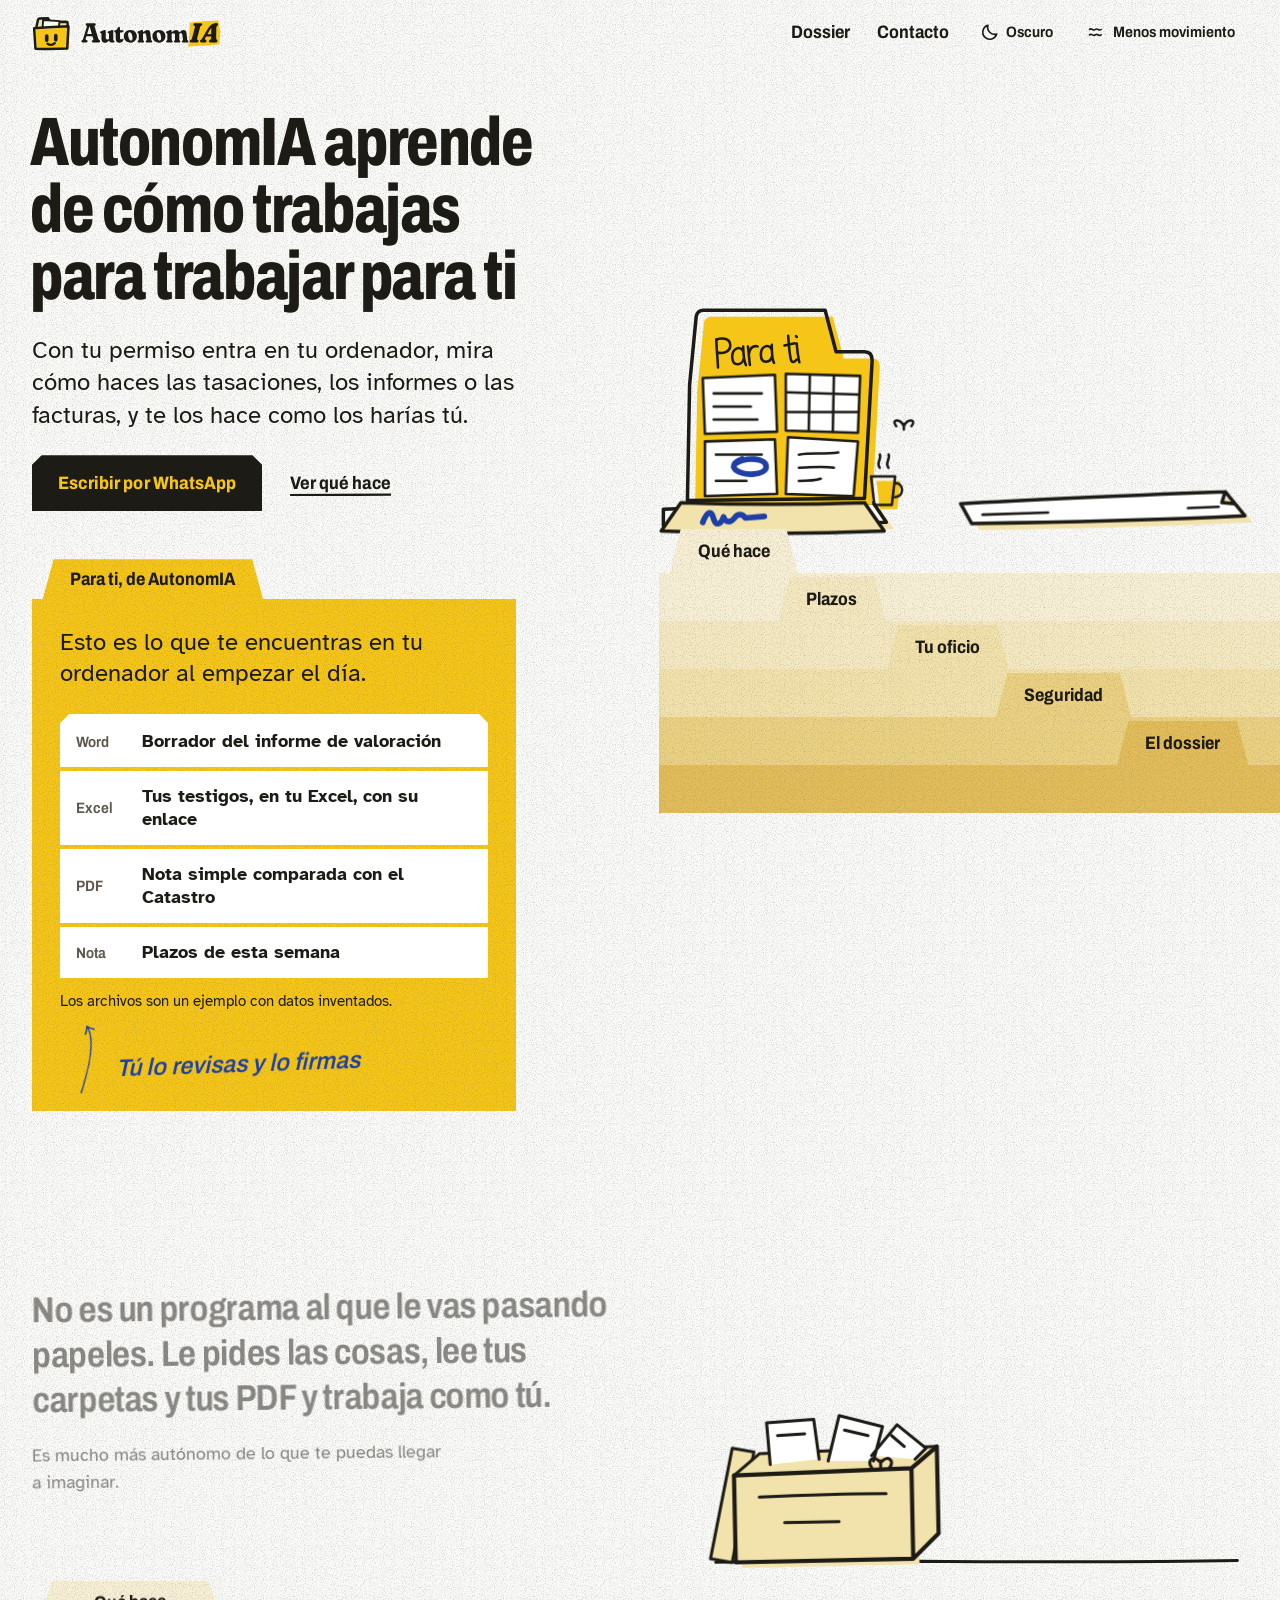
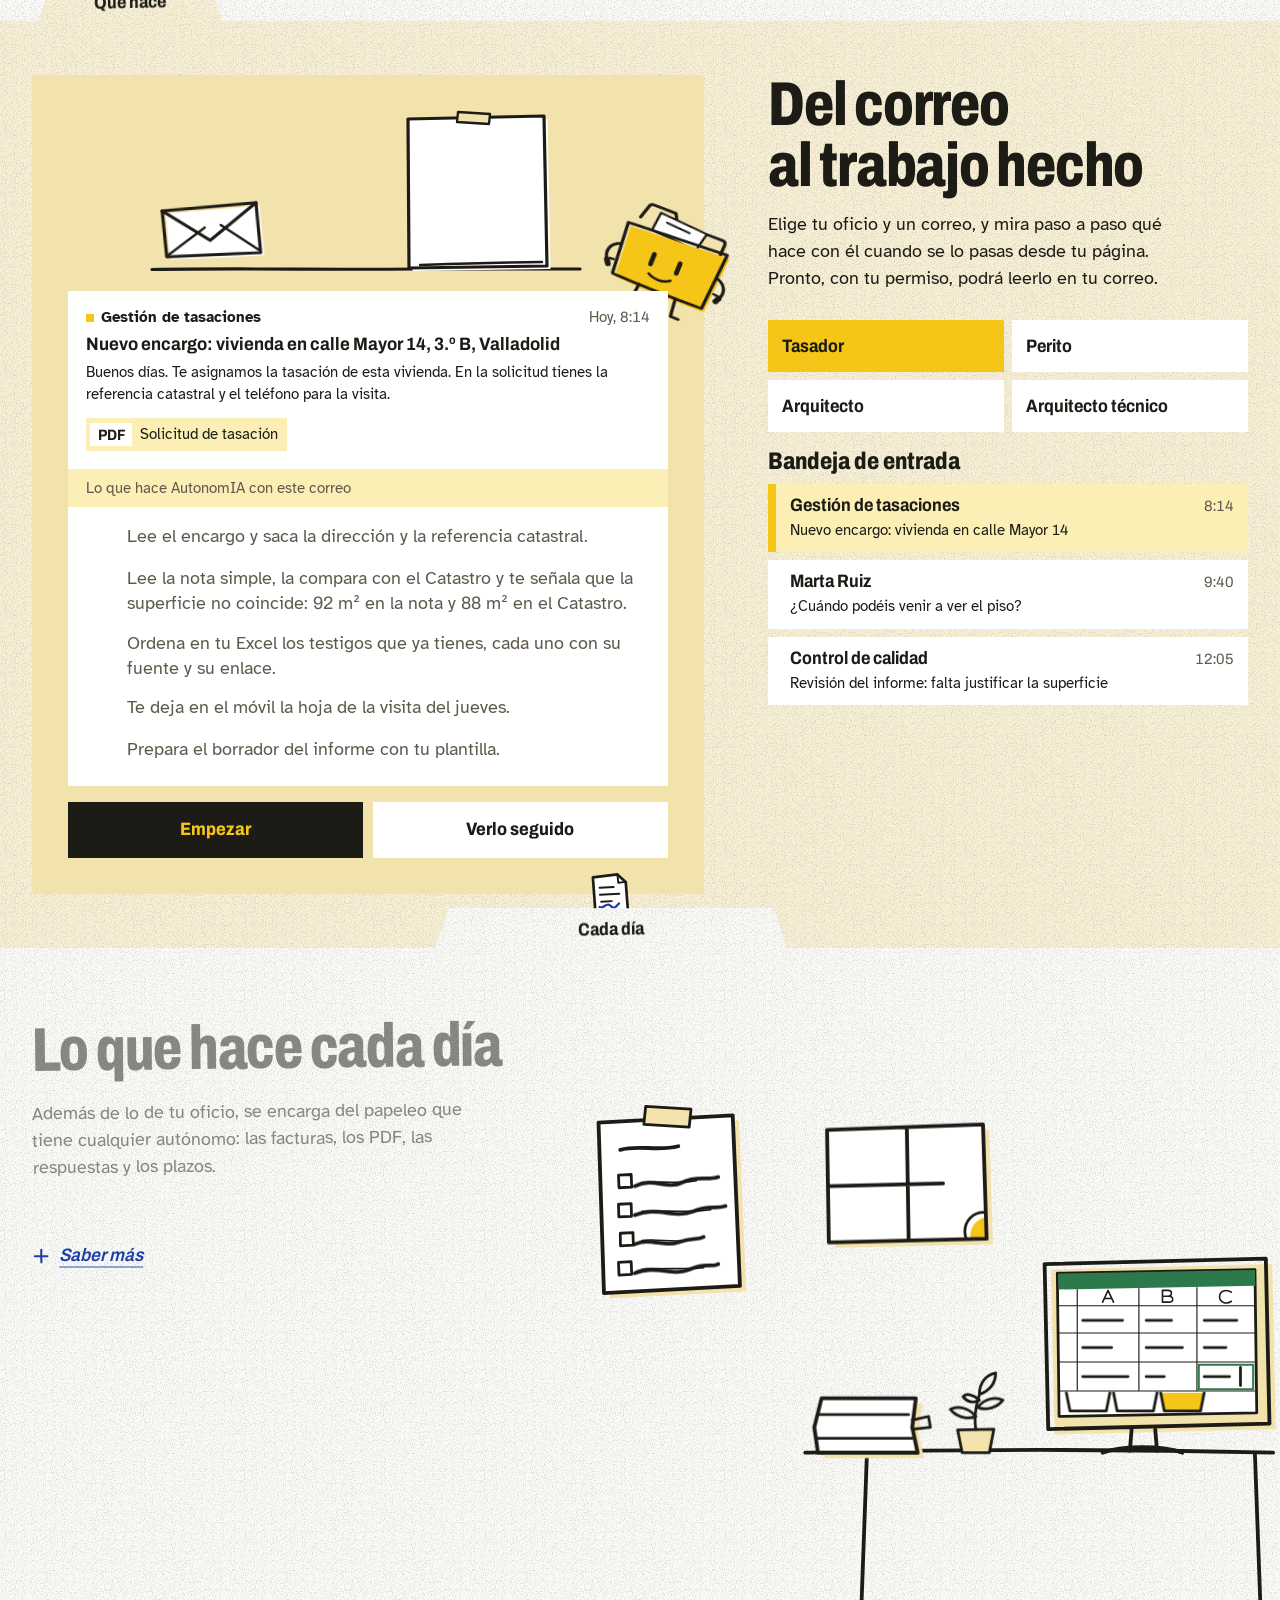
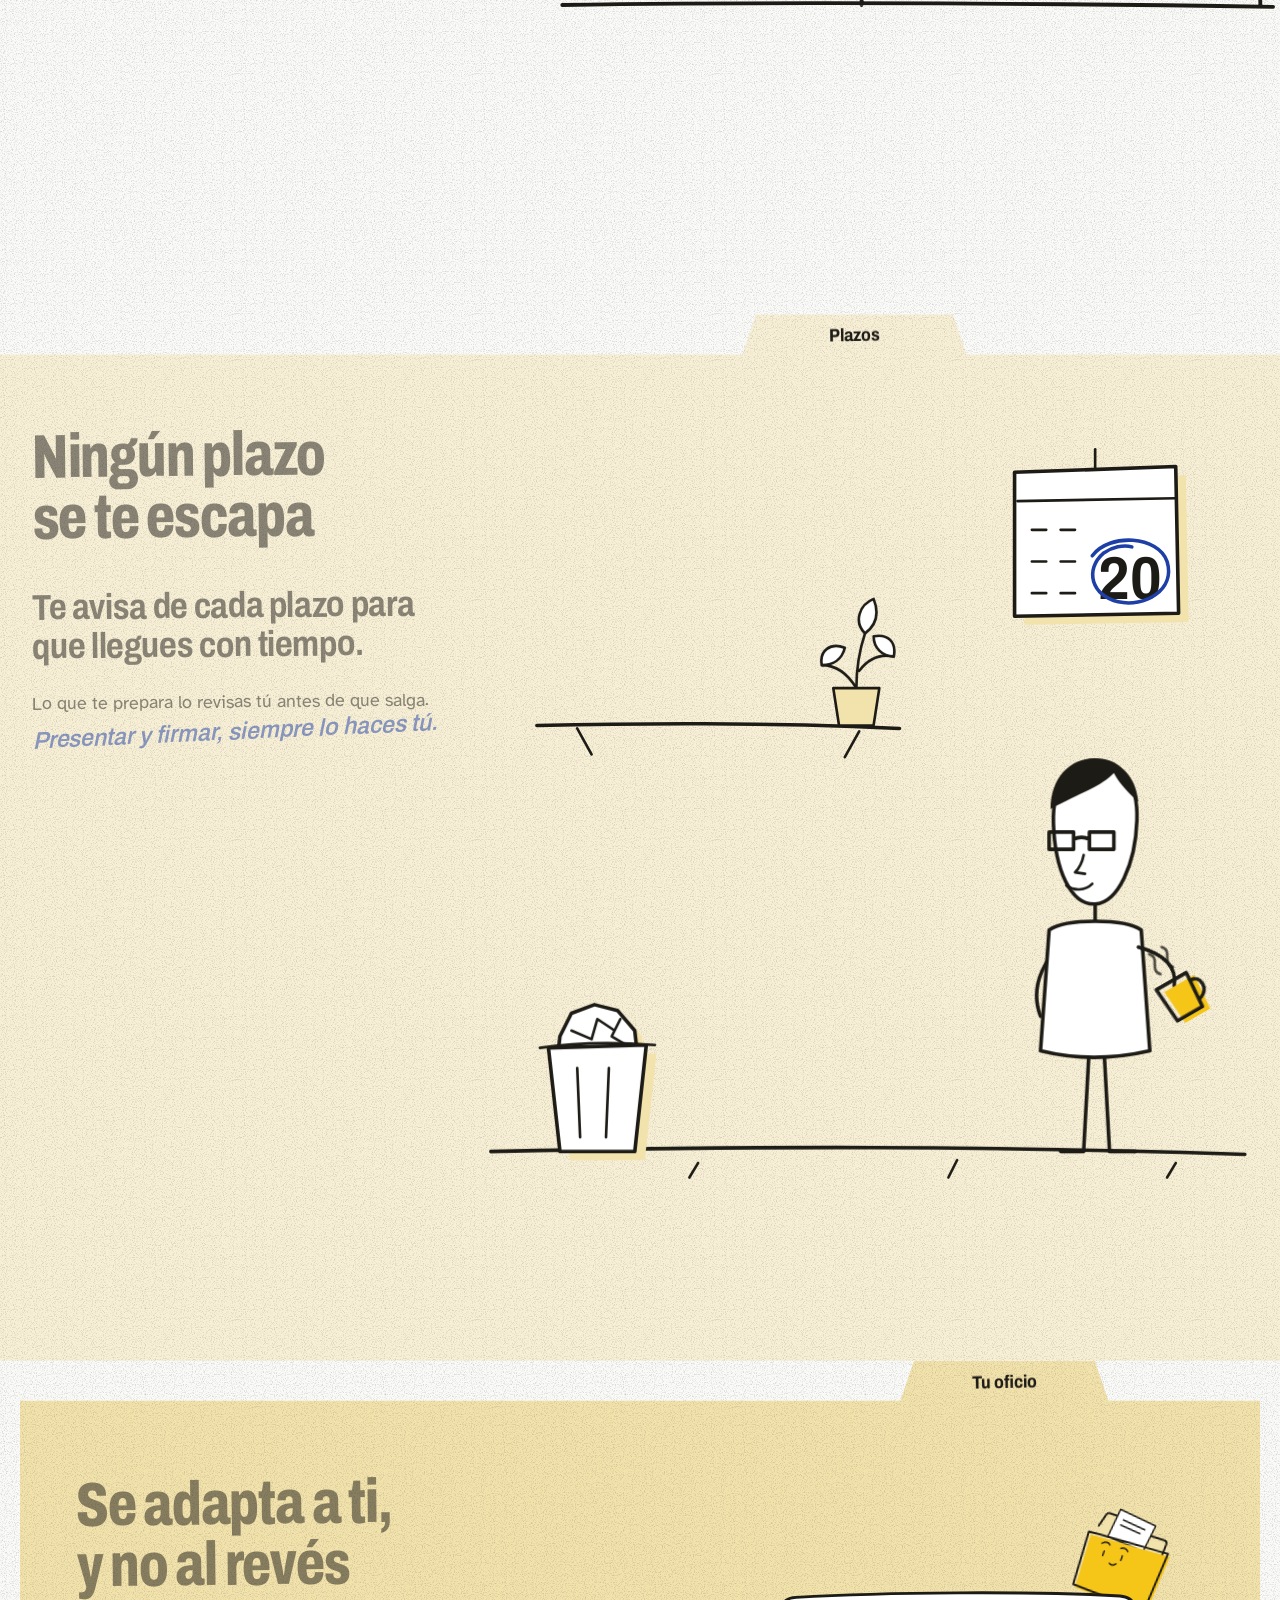
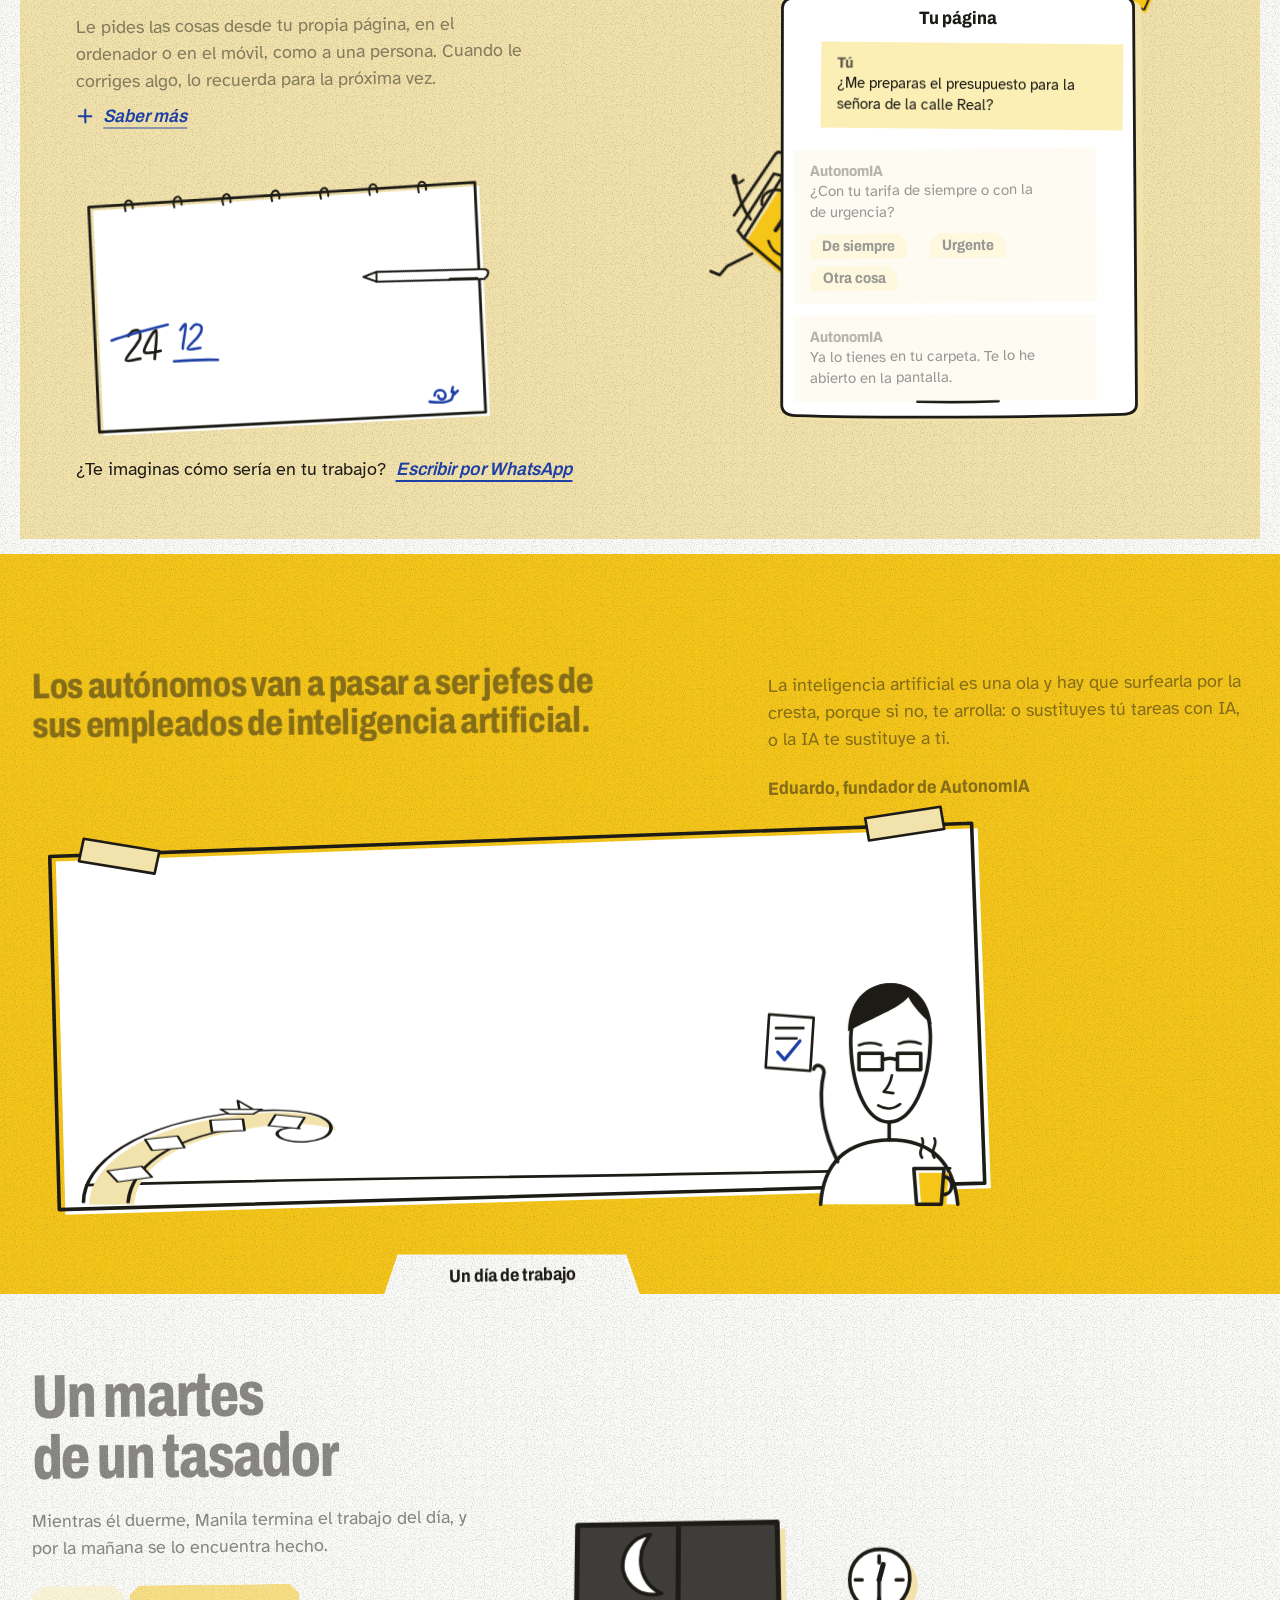
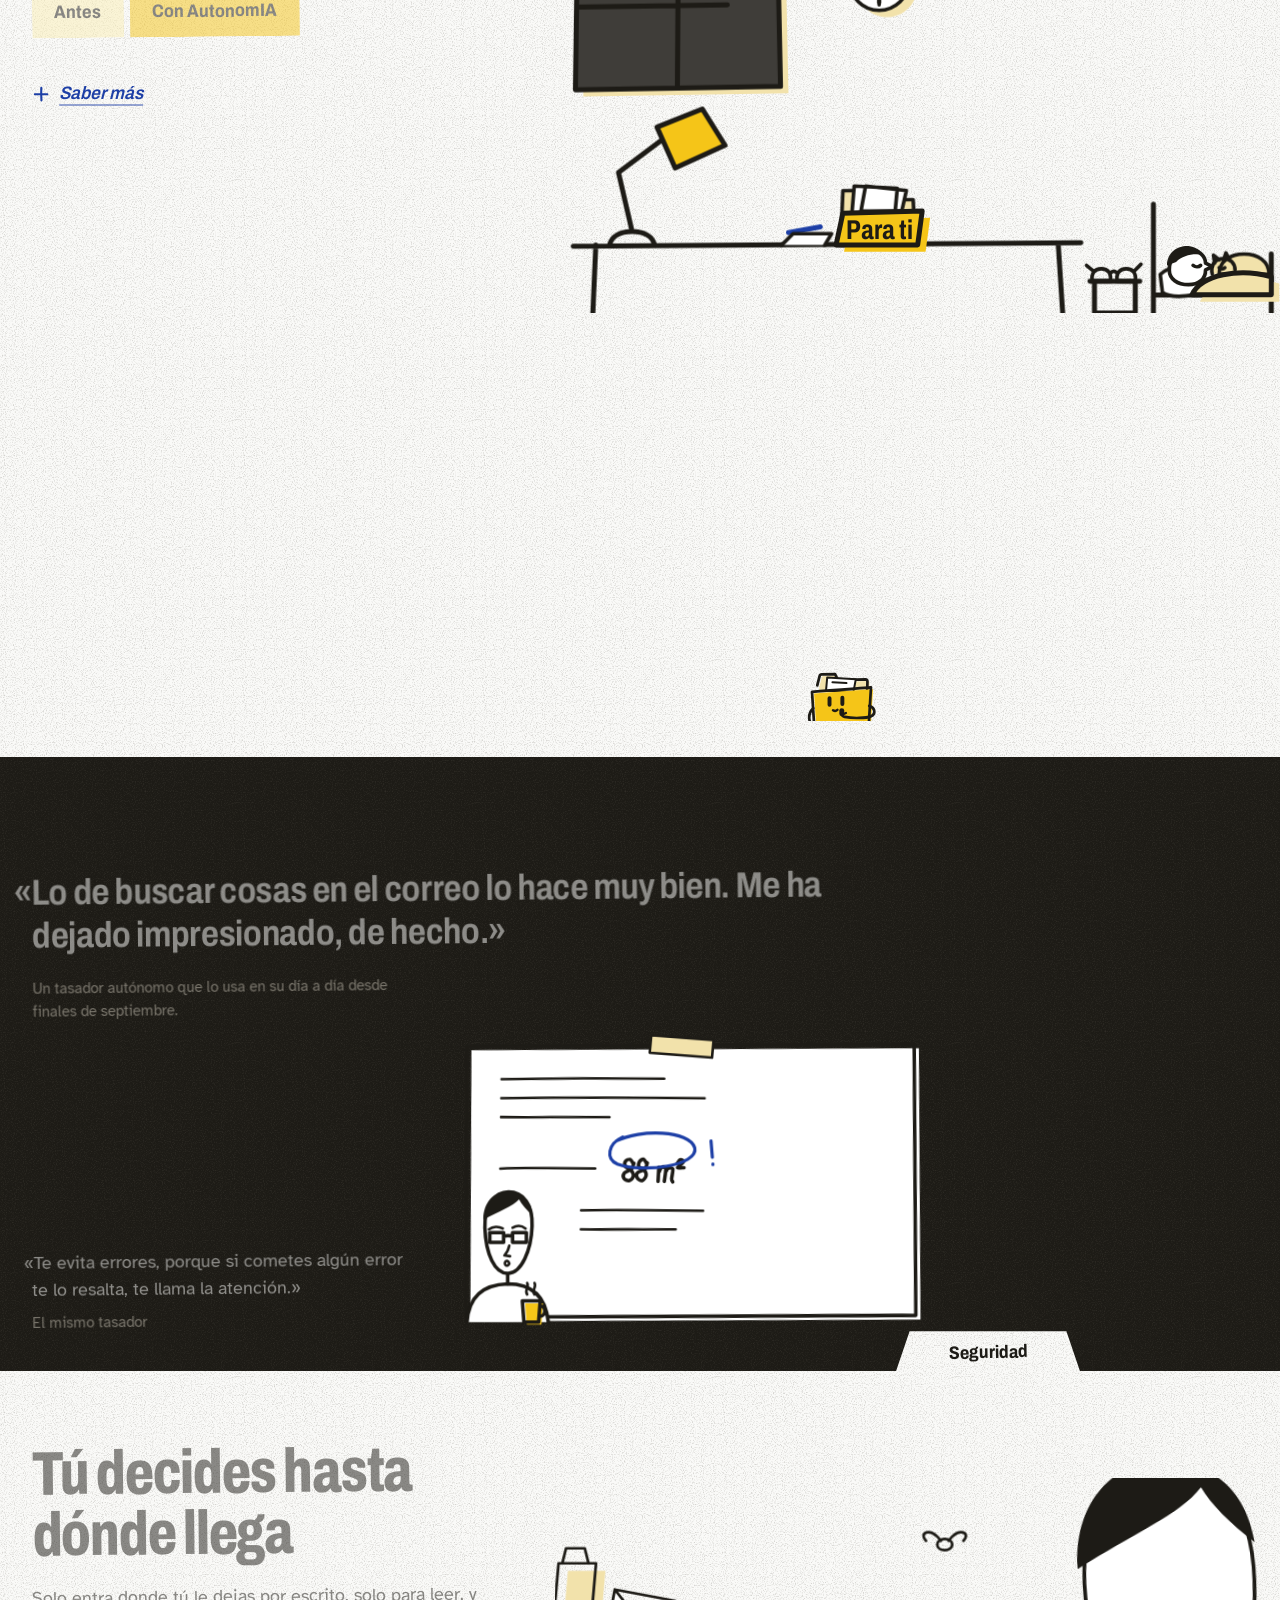
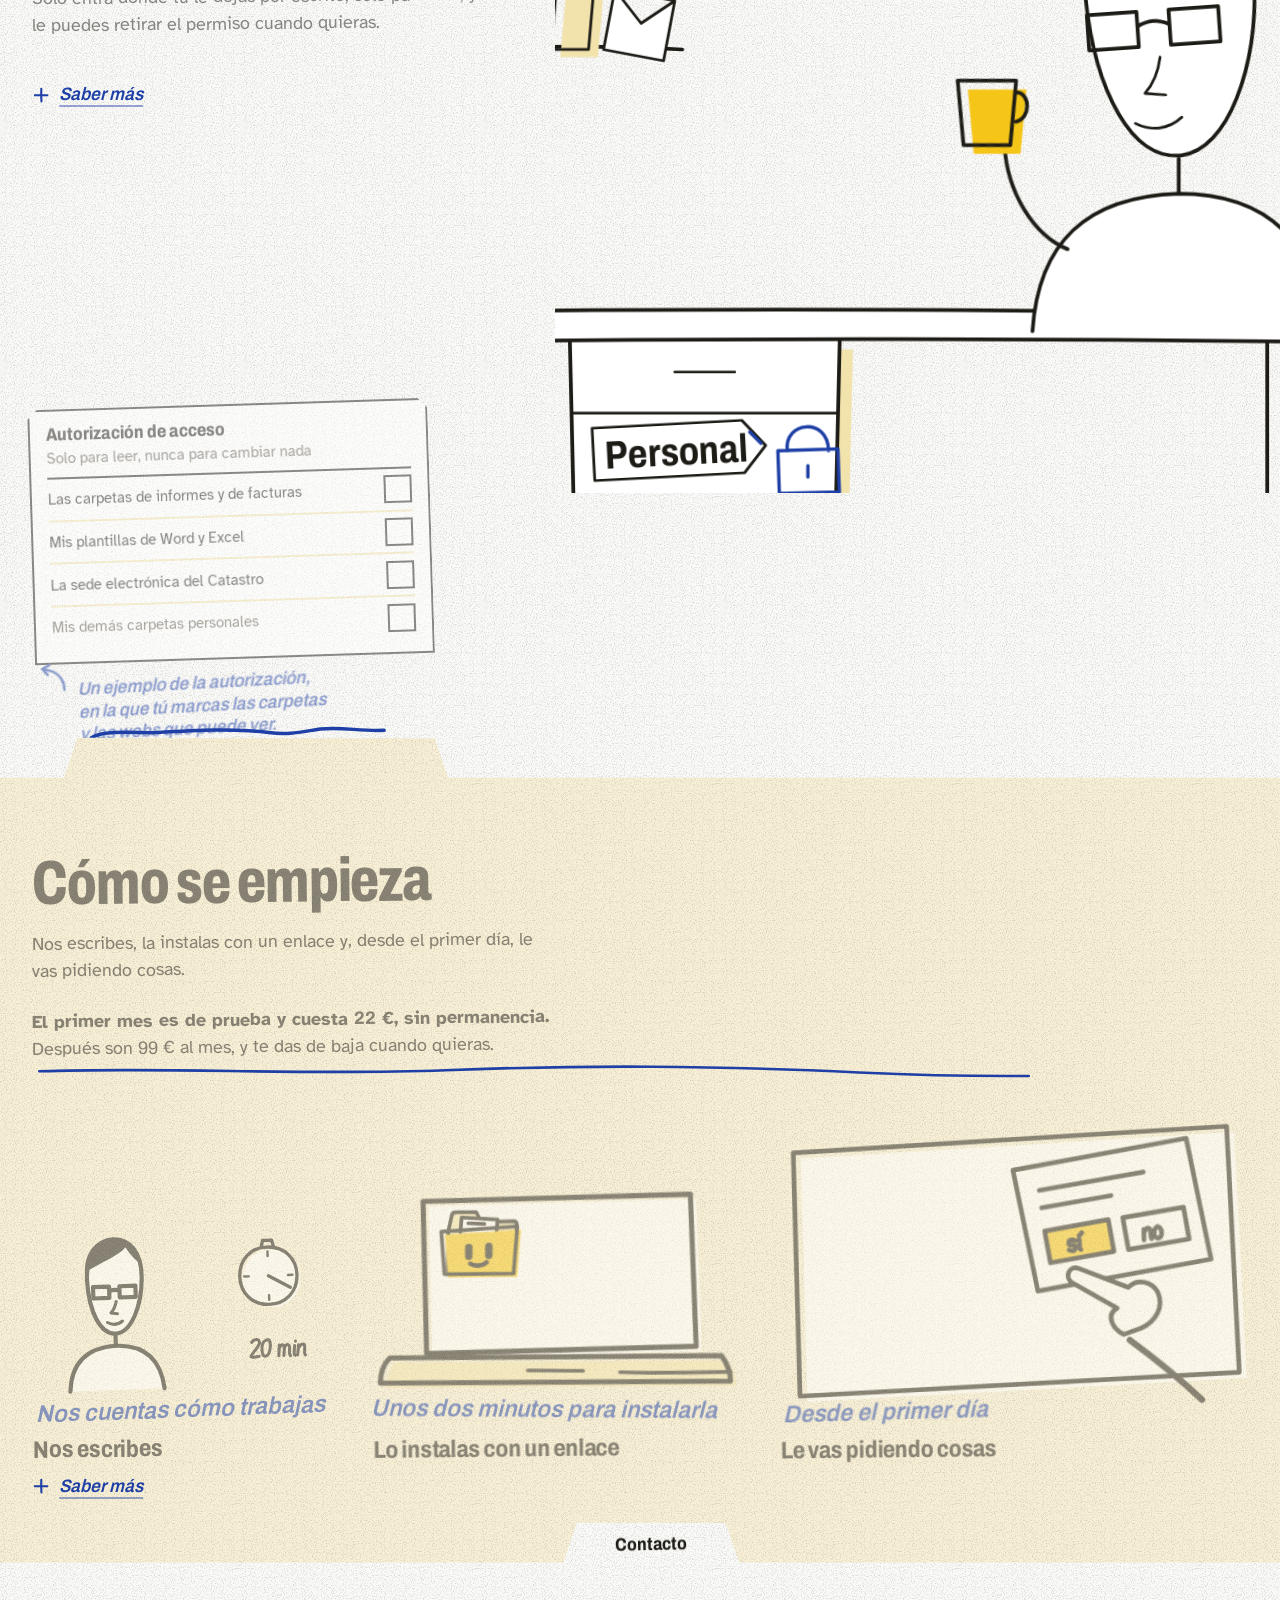
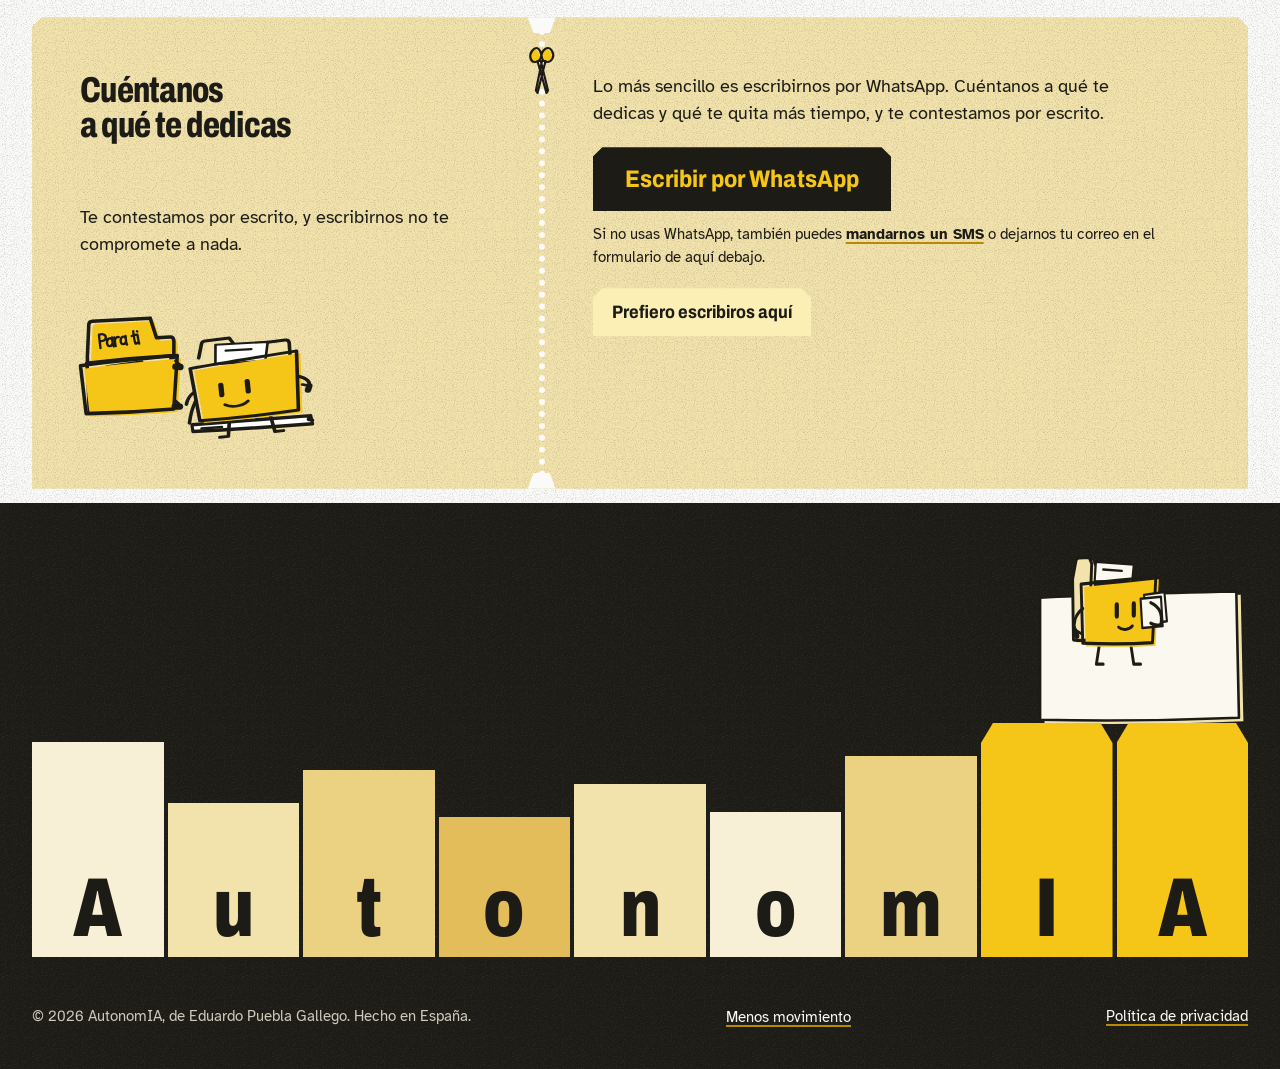
<file: v4/index.html>
<!doctype html>
<html lang="es">
<head>
<meta charset="utf-8">
<meta http-equiv="Content-Security-Policy" content="default-src 'self'; img-src 'self' data:; style-src 'self'; script-src 'self'; font-src 'self'; connect-src 'self' https://pc-salon.tail9a0eeb.ts.net; form-action 'self' https://pc-salon.tail9a0eeb.ts.net; base-uri 'none'; object-src 'none'">
<meta name="referrer" content="same-origin">
<meta name="robots" content="noindex">
<meta http-equiv="refresh" content="0; url=/">
<link rel="canonical" href="https://www.autonomia-ia.es/">
<title>AutonomIA</title>
</head>
<body><p><a href="/">Ir a la portada de AutonomIA</a></p></body>
</html>
</file>
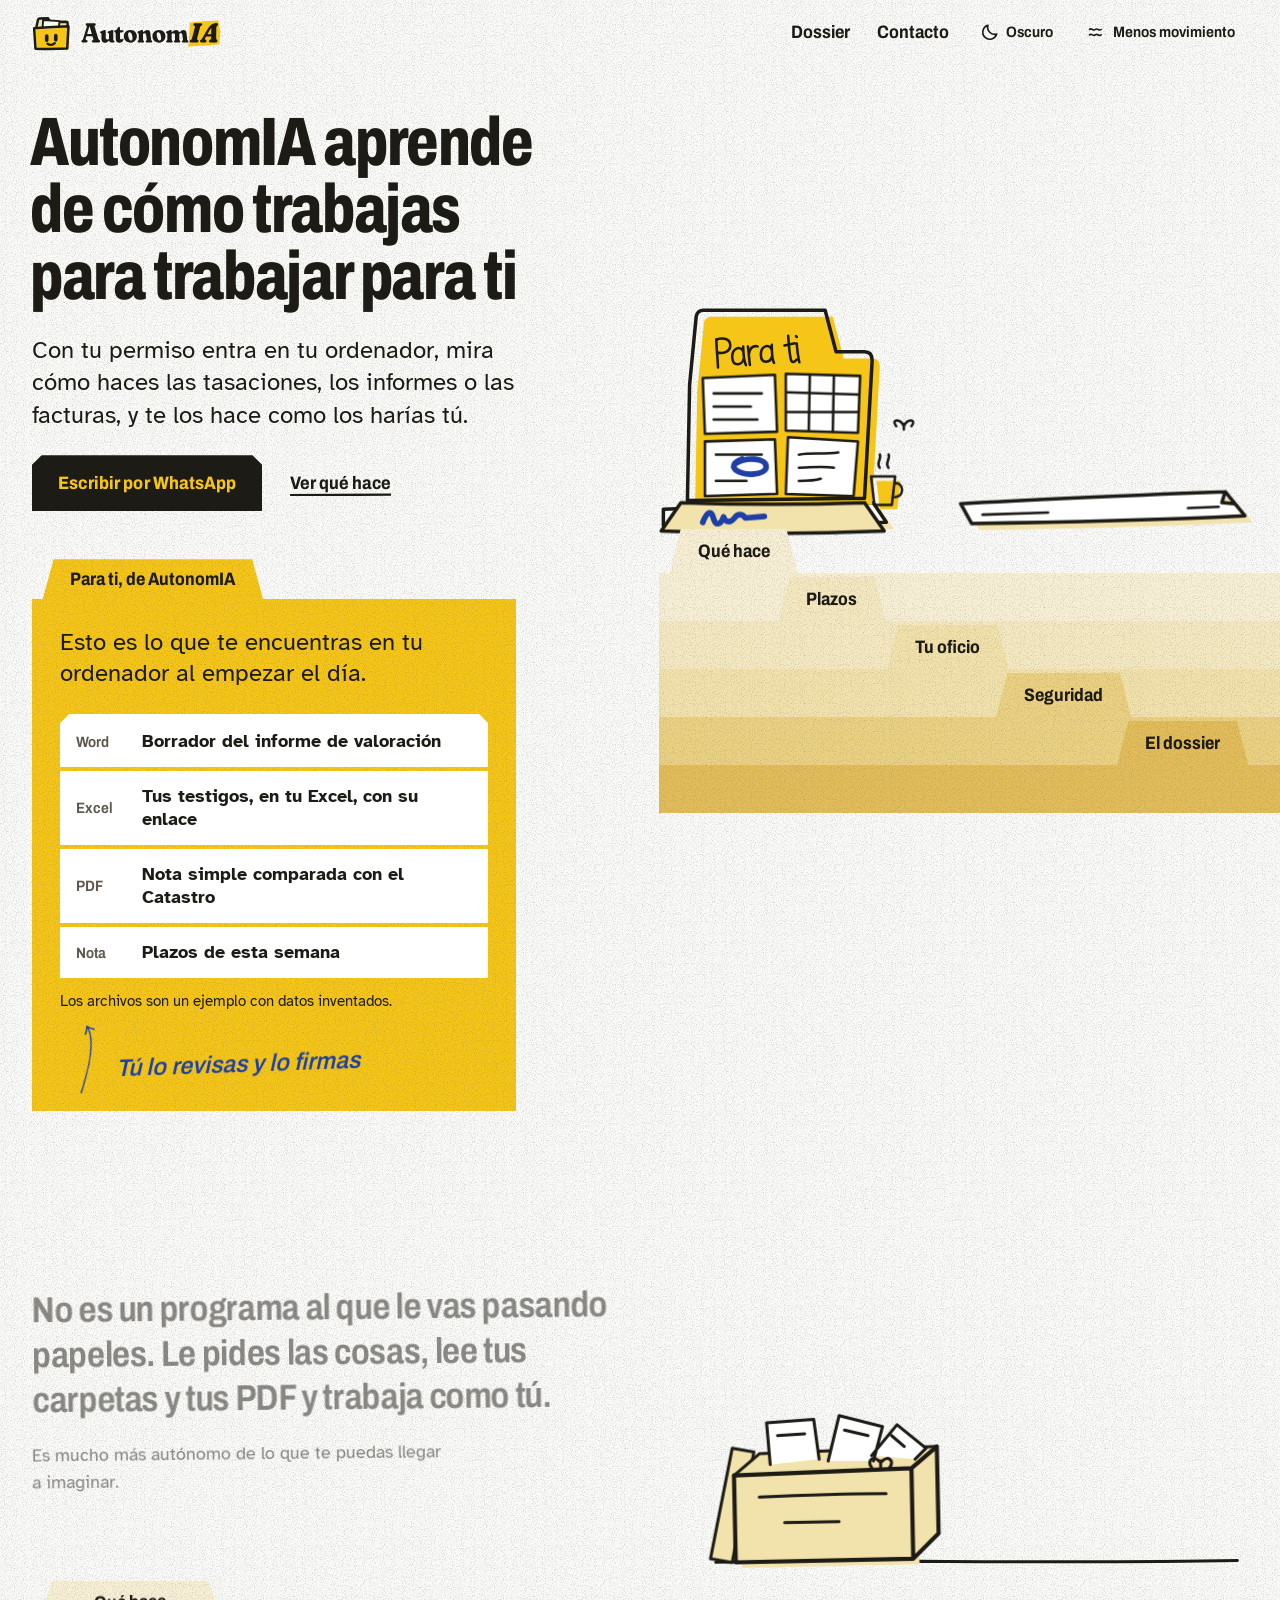
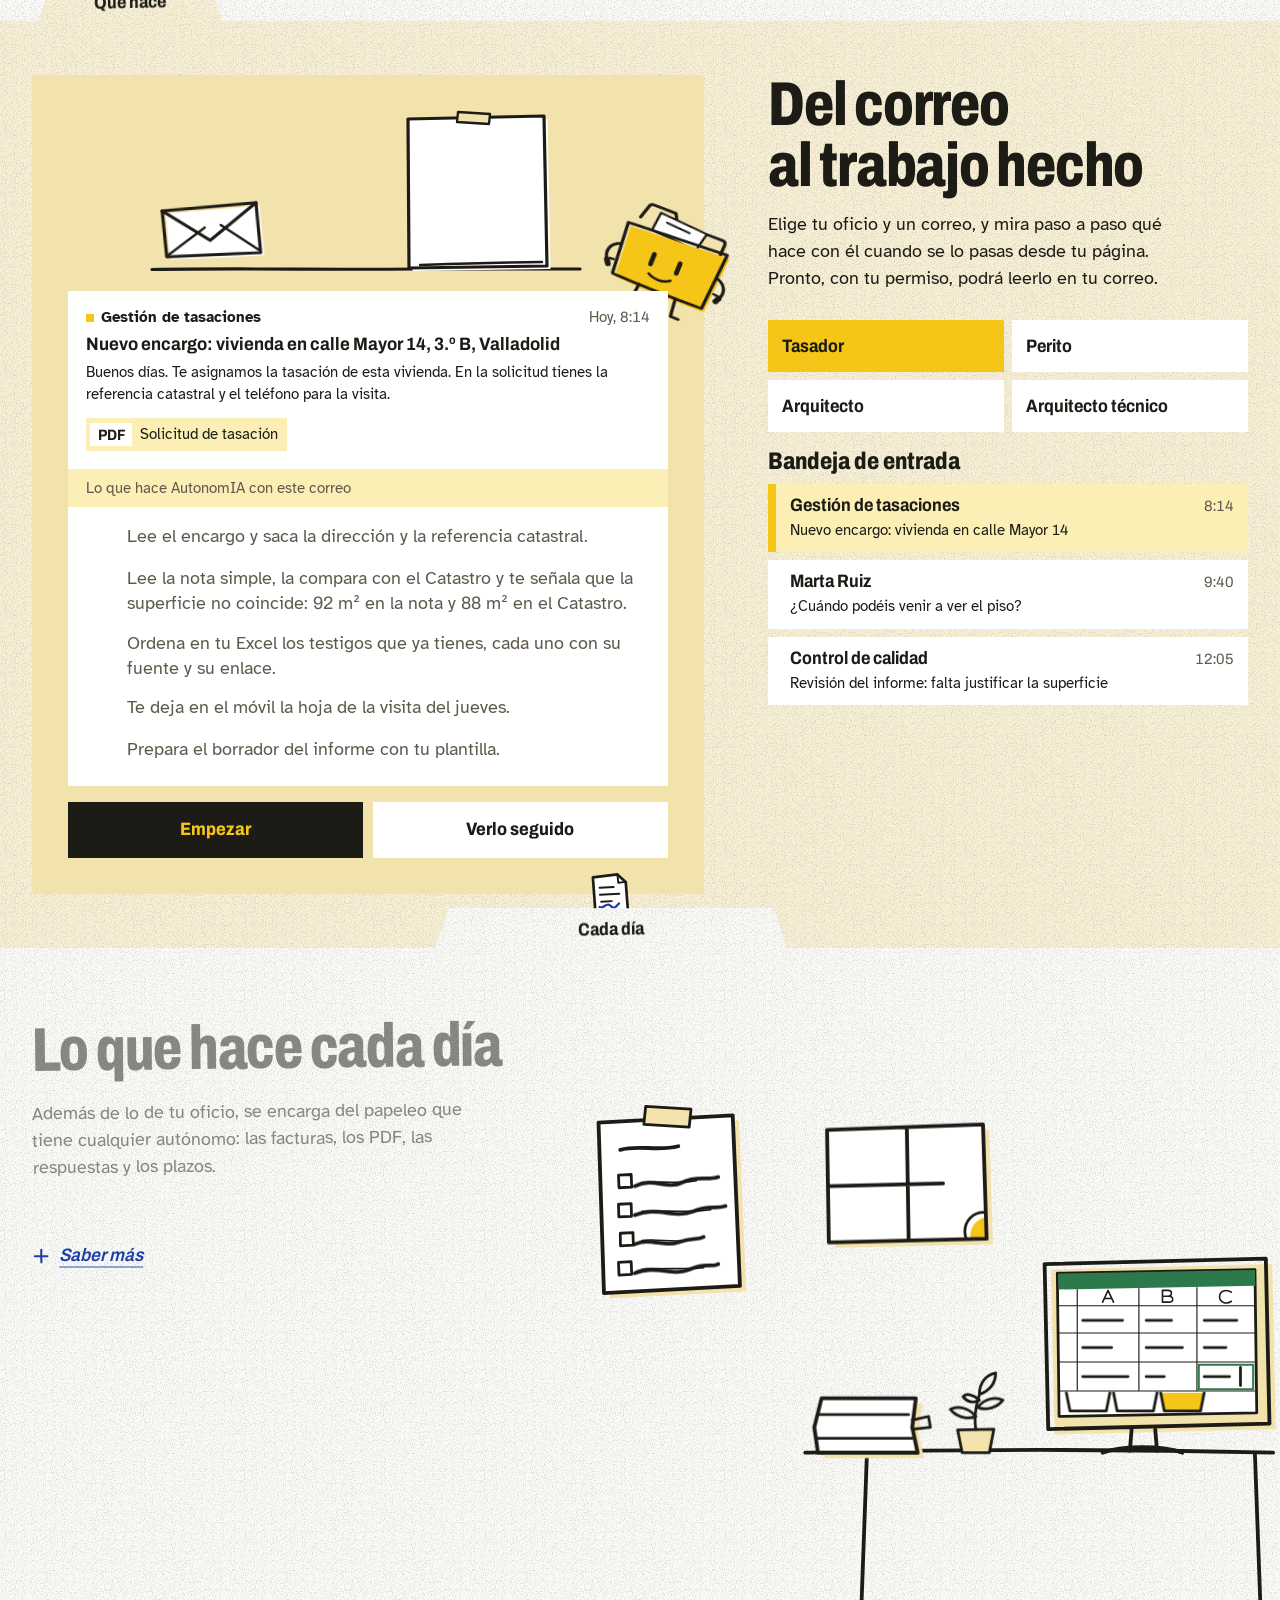
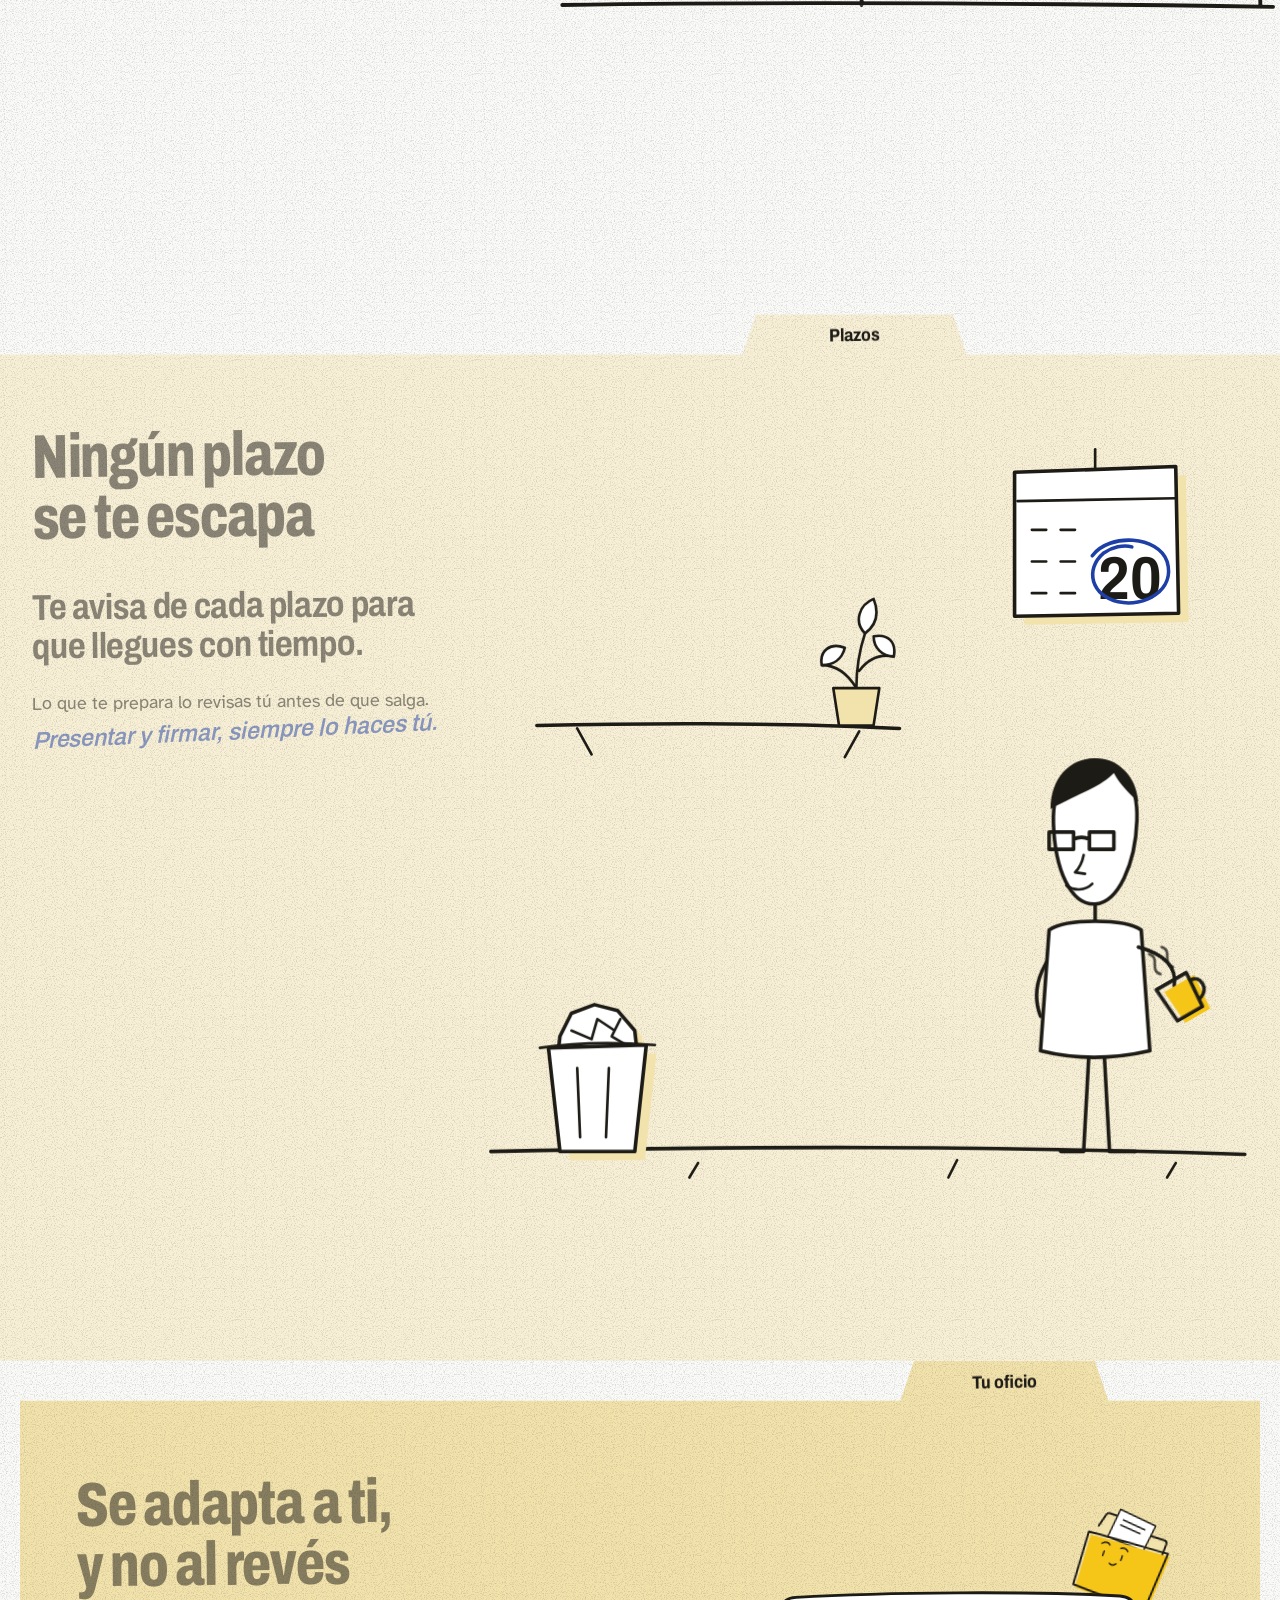
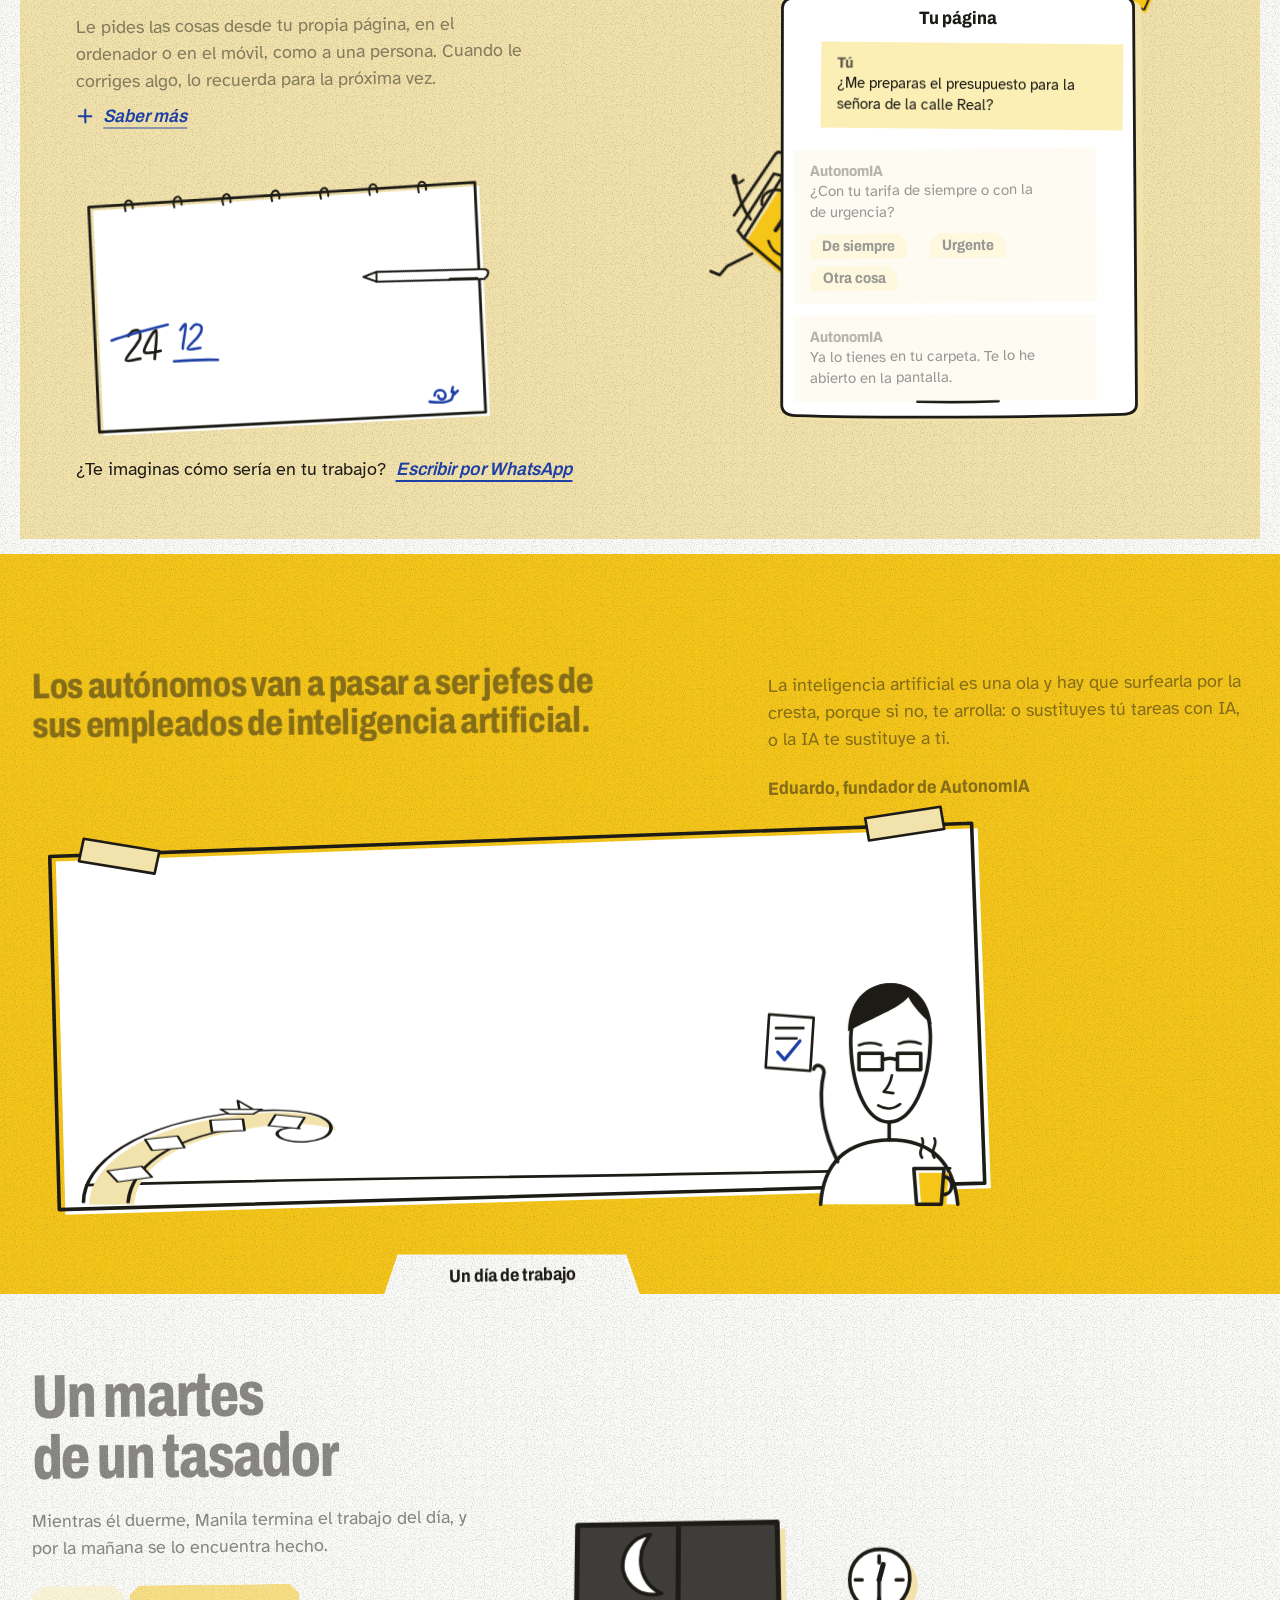
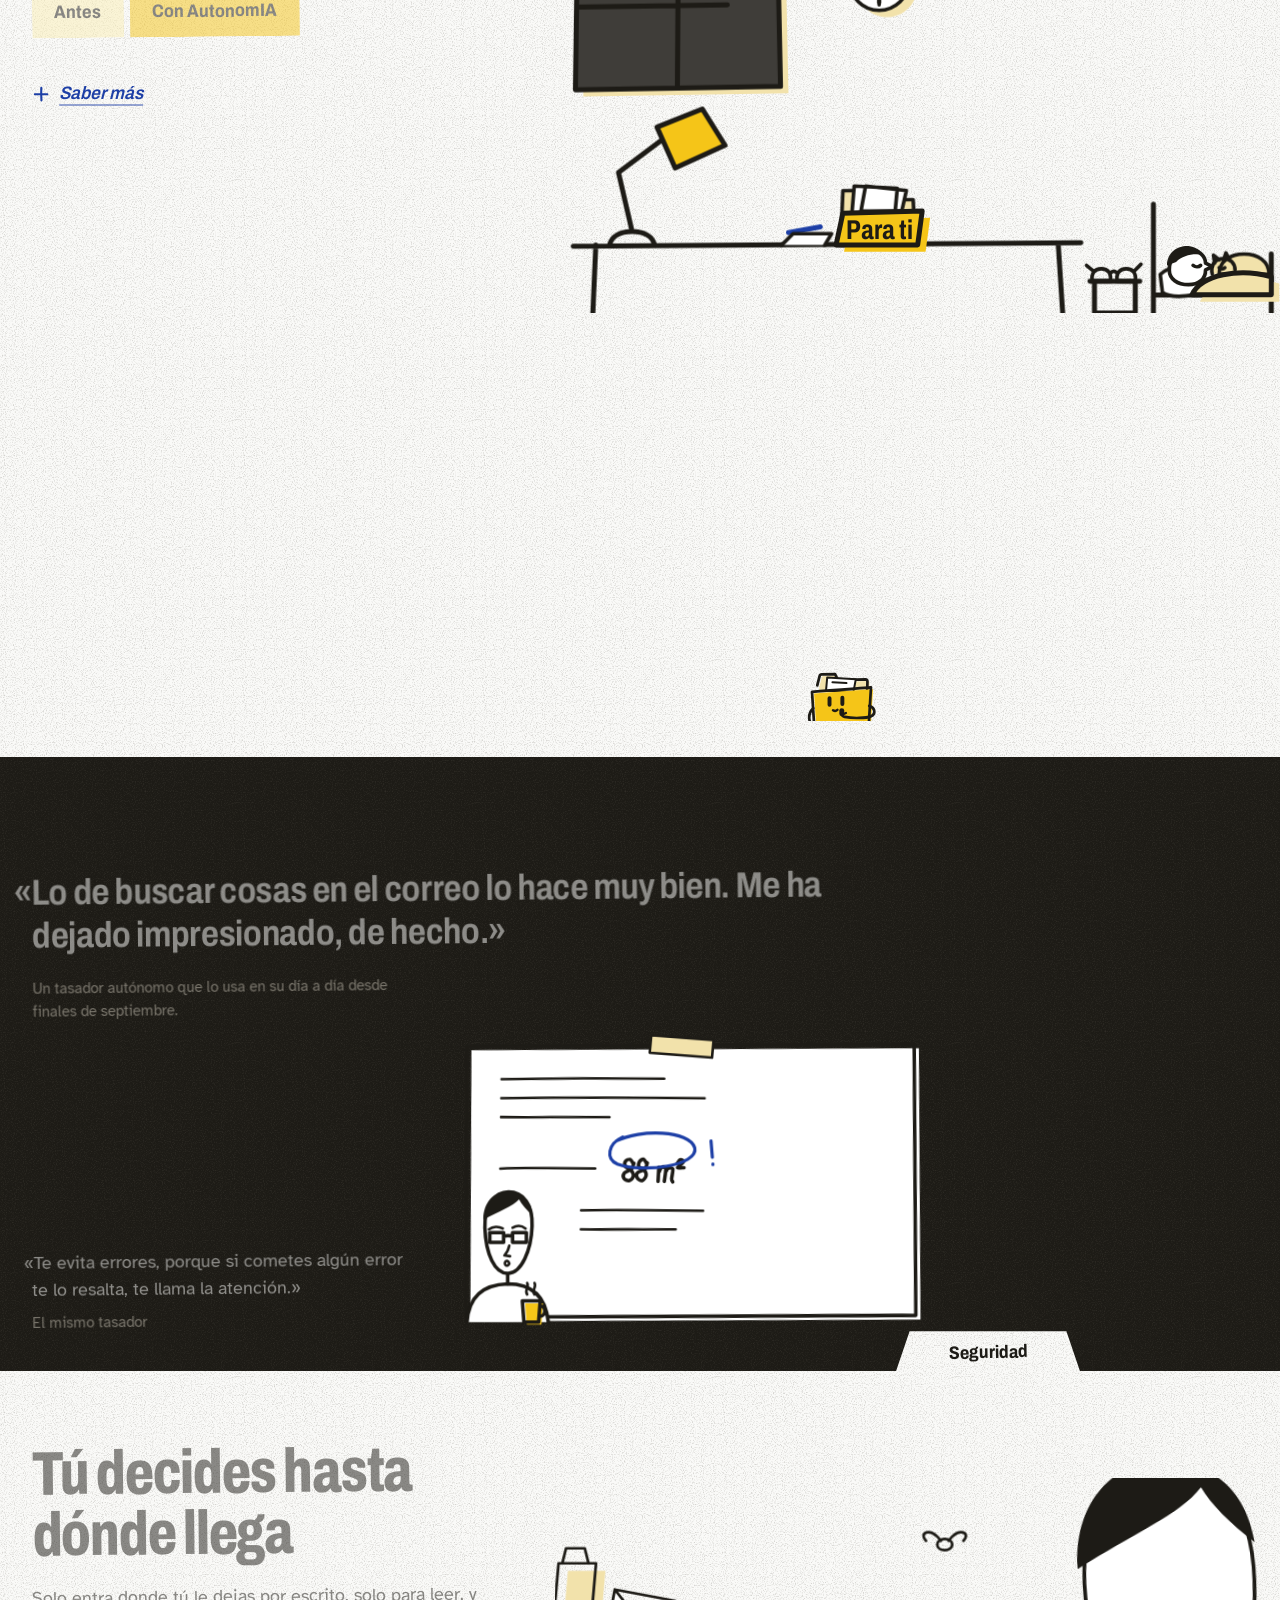
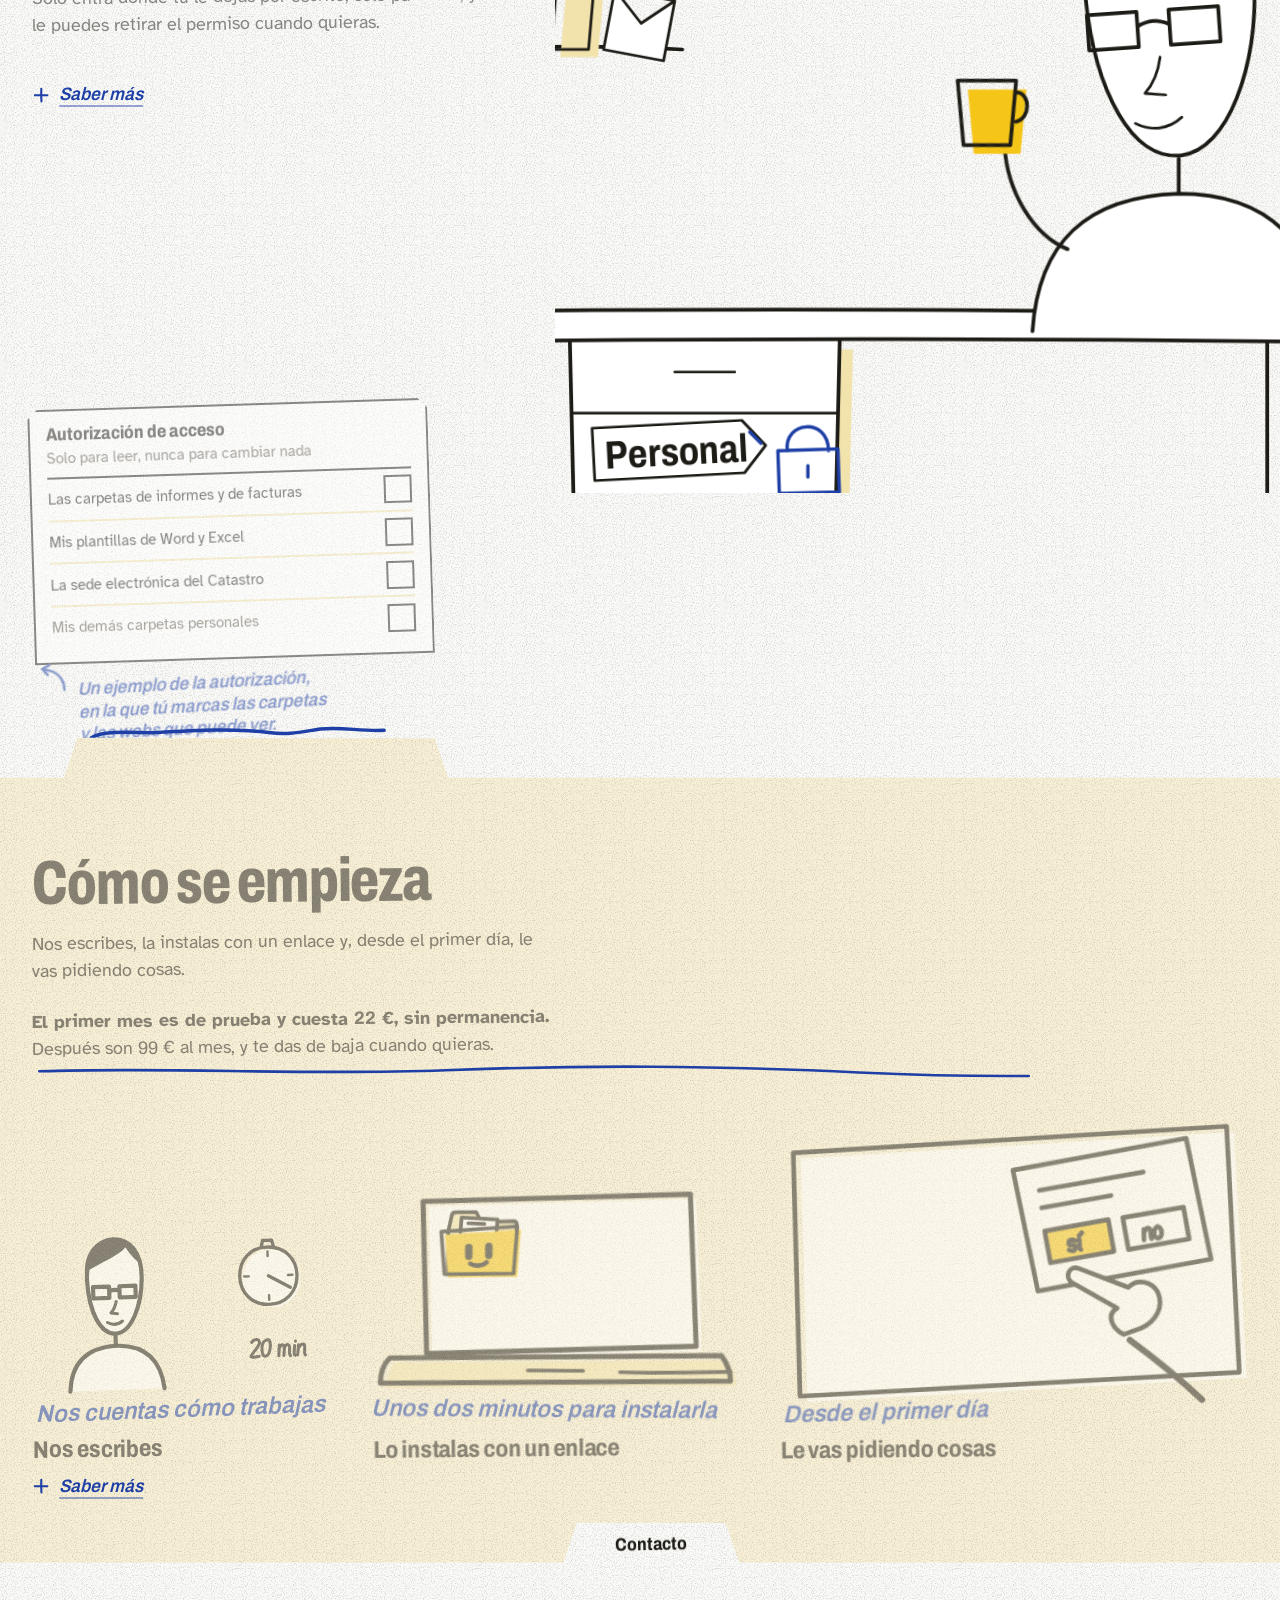
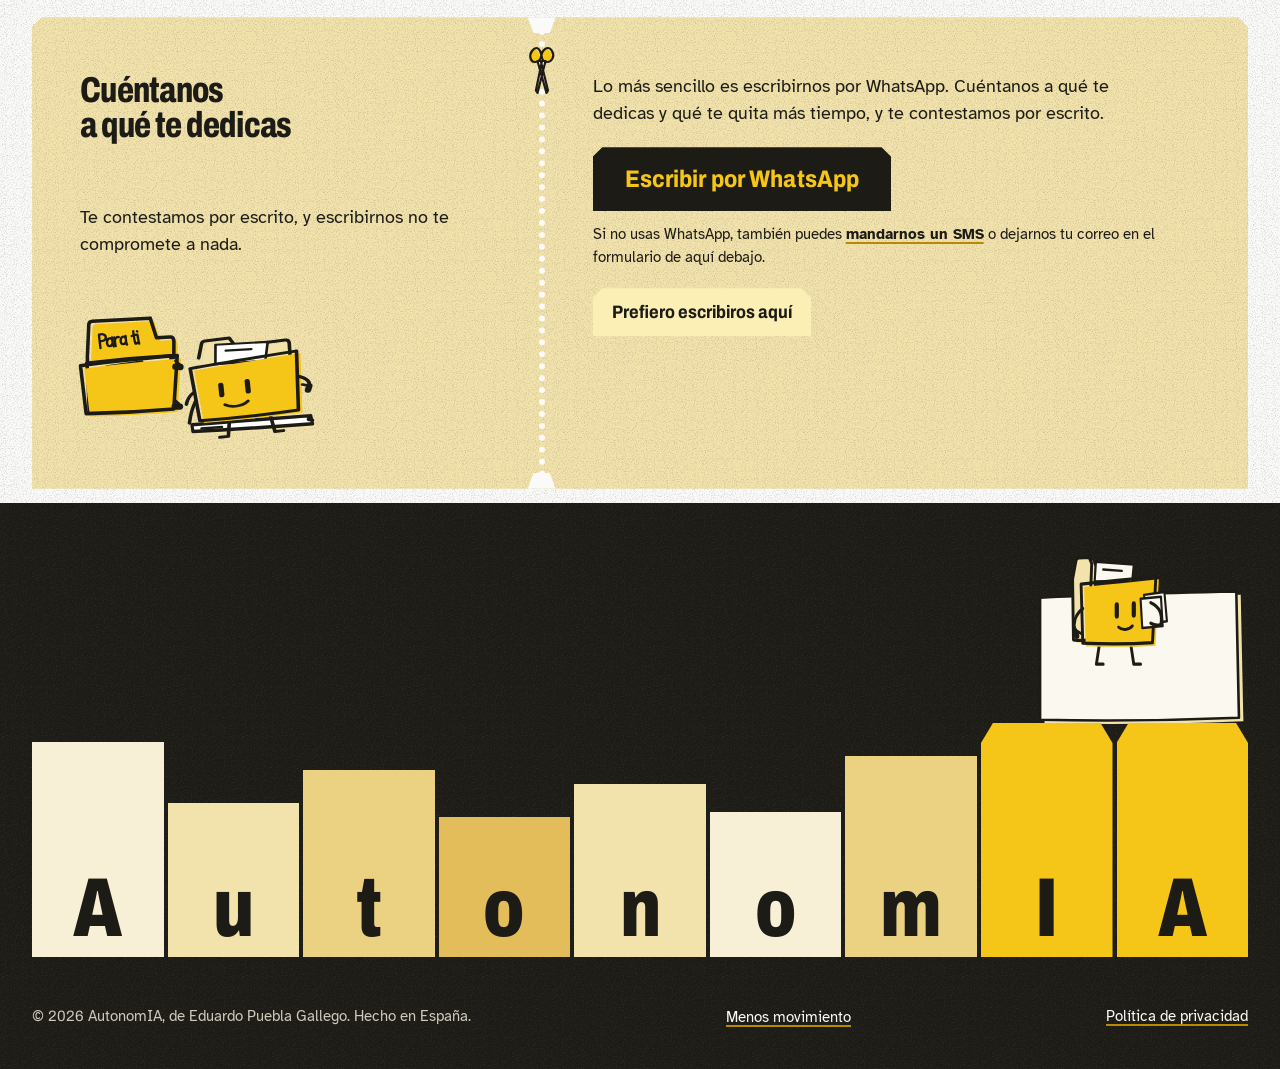
<file: v5/index.html>
<!doctype html>
<html lang="es">
<head>
<meta charset="utf-8">
<meta http-equiv="Content-Security-Policy" content="default-src 'self'; img-src 'self' data:; style-src 'self'; script-src 'self'; font-src 'self'; connect-src 'self' https://pc-salon.tail9a0eeb.ts.net; form-action 'self' https://pc-salon.tail9a0eeb.ts.net; base-uri 'none'; object-src 'none'">
<meta name="referrer" content="same-origin">
<meta name="viewport" content="width=device-width, initial-scale=1">
<title>AutonomIA · Aprende de cómo trabajas para trabajar para ti</title>
<meta name="description" content="AutonomIA aprende de cómo trabajas para trabajar para ti. Le pides las tareas de tu trabajo y te las hace, desde tus tasaciones hasta tus informes, tus presupuestos o tus facturas, tal y como las harías tú. Para tasadores, peritos, arquitectos y arquitectos técnicos.">
<meta name="theme-color" content="#fafaf8">
<meta name="color-scheme" content="only light">
<meta property="og:title" content="AutonomIA aprende de cómo trabajas para trabajar para ti">
<meta property="og:description" content="Le pides las tareas de tu trabajo y te las hace, desde tus tasaciones hasta tus informes, tus presupuestos o tus facturas, tal y como las harías tú.">
<meta property="og:type" content="website">
<meta property="og:locale" content="es_ES">
<meta property="og:url" content="https://www.autonomia-ia.es/">
<meta property="og:image" content="https://www.autonomia-ia.es/og.png?v=20261022">
<meta property="og:image:width" content="1200">
<meta property="og:image:height" content="630">
<meta property="og:image:alt" content="Manila, la carpeta amarilla de AutonomIA, junto a la frase «AutonomIA aprende de cómo trabajas para trabajar para ti»">
<meta name="twitter:card" content="summary_large_image">
<link rel="canonical" href="https://www.autonomia-ia.es/">
<script type="application/ld+json">{"@context":"https://schema.org","@graph":[{"@type":"Organization","@id":"https://www.autonomia-ia.es/#organizacion","name":"AutonomIA","alternateName":"Autonomía IA","url":"https://www.autonomia-ia.es/","logo":"https://www.autonomia-ia.es/marca/logo/manila-pequeno.svg","description":"AutonomIA aprende de cómo trabajas para trabajar para ti."},{"@type":"WebSite","@id":"https://www.autonomia-ia.es/#web","name":"AutonomIA","alternateName":"Autonomía IA","url":"https://www.autonomia-ia.es/","inLanguage":"es","publisher":{"@id":"https://www.autonomia-ia.es/#organizacion"}}]}</script>
<link rel="icon" href="../favicon.ico?v=614" sizes="16x16 24x24 32x32 48x48 64x64">
<link rel="icon" href="../marca/logo/manila-16.svg" type="image/svg+xml">
<link rel="preload" href="../fuentes/archivo-latin-wdth-normal.woff2" as="font" type="font/woff2" crossorigin>
<link rel="preload" href="../marca/fuentes/atkinson-hyperlegible-latin-400-normal.woff2" as="font" type="font/woff2" crossorigin>
<link rel="stylesheet" href="../marca/marca.css">
<link rel="stylesheet" href="v5.css?v=901">
<link rel="stylesheet" href="demo.css?v=833">
<link rel="stylesheet" href="ilustra.css?v=833">
<link rel="stylesheet" href="escenas.css?v=660">
<link rel="stylesheet" href="historia.css?v=585">
<link rel="stylesheet" href="coreografia.css?v=660">
<link rel="stylesheet" href="escena-papeleo.css?v=660">
<link rel="stylesheet" href="escena-multa.css?v=614">
<link rel="stylesheet" href="acompanante.css?v=833b">
<link rel="stylesheet" href="maqueta.css?v=468">
<link rel="stylesheet" href="breve.css?v=833">
<link rel="stylesheet" href="tarea.css?v=660">
<link rel="stylesheet" href="bucle.css?v=660">
<link rel="stylesheet" href="vivo-portada.css?v=901">
<script src="../tema.js"></script>
<script src="tema-v5.js?v=585" defer></script>
<script src="movimiento.js?v=660"></script>
<script src="motor.js?v=660"></script>
<script src="v5.js?v=485" defer></script>
<script src="demo.js?v=901" defer></script>
<script src="ilustra.js?v=585" defer></script>
<script src="escenas.js?v=468" defer></script>
<script src="acompanante.js?v=v5a" defer></script>
<script src="muelle.js?v=658" defer></script>
<script src="fisica.js?v=833b" defer></script>
<script src="vivo-portada.js?v=1197" defer></script>
</head>
<body>
<a class="saltar" href="#contenido">Saltar al contenido</a>

<header class="cabecera">
  <div class="ancho cabecera-fila">
    <a class="logo" href="./" aria-label="AutonomIA, inicio">
      <img class="logo-manila" src="../marca/logo/manila-pequeno.svg" alt="" width="40" height="40">
      <img class="am-solo-claro" src="../marca/logo/autonomia-claro.svg" alt="AutonomIA" width="150" height="38">
      <img class="am-solo-oscuro" src="../marca/logo/autonomia-oscuro.svg" alt="AutonomIA" width="150" height="38">
    </a>
    <a class="cabecera-contacto cabecera-dossier" href="dossier.html">Dossier</a>
    <a class="cabecera-contacto" href="#contacto">Contacto</a>
    <button class="tema" type="button" data-tema aria-label="Cambiar a tema oscuro">
      <svg class="icono-luna" viewBox="0 0 24 24" width="20" height="20" aria-hidden="true"><path d="M20 14.5A8.5 8.5 0 0 1 9.5 4a8.5 8.5 0 1 0 10.5 10.5z" fill="none" stroke="currentColor" stroke-width="2" stroke-linejoin="round"/></svg>
      <svg class="icono-sol" viewBox="0 0 24 24" width="20" height="20" aria-hidden="true"><circle cx="12" cy="12" r="4.2" fill="none" stroke="currentColor" stroke-width="2"/><path d="M12 2.5v2.5M12 19v2.5M2.5 12H5M19 12h2.5M5.3 5.3l1.8 1.8M16.9 16.9l1.8 1.8M5.3 18.7l1.8-1.8M16.9 7.1l1.8-1.8" stroke="currentColor" stroke-width="2" stroke-linecap="round"/></svg>
      <span class="tema-texto">Oscuro</span>
    </button>
    <button class="tema movimiento" type="button" data-movimiento hidden aria-label="Ver la web con menos movimiento">
      <svg class="icono-mov" viewBox="0 0 24 24" width="20" height="20" aria-hidden="true"><path d="M3 9c2.5-2.6 4.5 2.4 7 0s4.5 2.4 7 0M3 15.5c2.5-2.6 4.5 2.4 7 0s4.5 2.4 7 0" fill="none" stroke="currentColor" stroke-width="2" stroke-linecap="round"/></svg>
      <span class="movimiento-texto">Menos movimiento</span>
    </button>
  </div>
</header>

<main id="contenido">

  <section class="portada">
    <div class="ancho escena-fija portada-historia" data-escena="e1" data-rango="contain">
    <div class="historia-cabeza portada-cabeza">
      <h1 class="portada-titulo">AutonomIA aprende de cómo trabajas para trabajar para&nbsp;ti</h1>
      <p class="portada-frase">Con tu permiso entra en tu ordenador, mira cómo haces las tasaciones, los informes o las facturas, y te los hace como los harías tú.</p>
      <div class="acciones">
        <a class="boton boton-principal boton-wa" href="https://wa.me/34660013625?text=Hola%2C%20Eduardo.%20He%20visto%20la%20web%20de%20AutonomIA%20y%20me%20gustar%C3%ADa%20que%20me%20contaras%20c%C3%B3mo%20me%20podr%C3%ADais%20ayudar%20con%20mi%20negocio." rel="noopener">Escribir por WhatsApp</a>
        <a class="enlace-ver" href="#que-hace">Ver qué hace</a>
      </div>
    </div>

    <div class="escenario portada-escenario">
      <div class="escenario-dibujo">
      <svg class="ilu pt-manila e1-dibujo ilu-hoja-entera" data-ilustra viewBox="-152 0 284 150" preserveAspectRatio="xMidYMax meet" aria-hidden="true" focusable="false">
        <g class="hoja-osc"><path class="cl-ma" d="M-149 9c90-2.5 180-3 271-1.5l1.5 137c-91 2.5-182 2.5-273.5.5z" transform="translate(3.5 3)"/><path class="cl-ho cl-t" d="M-149 9c90-2.5 180-3 271-1.5l1.5 137c-91 2.5-182 2.5-273.5.5z"/></g>
        <path class="cl-ma" d="M-150 141c32-1.5 64-2.5 96-3l6 9c-34 1-68 1.5-102 1.5z" transform="translate(3.5 3)"/>
        <path class="cl-ho cl-t" d="M-150 141c32-1.5 64-2.5 96-3l6 9c-34 1-68 1.5-102 1.5z"/>
        <g transform="translate(-148 8)">
          <path class="cl-am" d="M10 76 13 45c.3-2 1.5-3 3.5-3H72l5 19h13c2.5 0 3.5 1.5 3.5 4L90 128 9 129z" transform="translate(3.5 3)"/>
          <path class="cl-t" d="M10 76 13 45c.3-2 1.5-3 3.5-3H72l5 19h13c2.5 0 3.5 1.5 3.5 4L90 128 9 129z"/>
          <path class="cl-sa" d="M23 68.2C22.8 63.6 22.3 59.3 22.2 55.3M22.2 55.5C24.2 54.5 28.5 54.5 28.6 57.9C28.7 61.1 25.3 62 22.8 61.3M34.3 60.5C33.3 58.4 29.3 58.9 29.5 63.7 29.8 67.9 34.1 67.4 34.7 64.1M34.5 58.6C34.6 62 34.8 65.3 35.8 67.1M36.7 58.6C37.1 61.9 37.2 64.4 37.6 67M37.1 62.2C37.5 59.2 39.1 58 41.1 58.5M47.4 59.7C46.5 57.5 42.5 57.8 42.6 62.5 42.7 66.5 46.9 66.3 47.7 63.1M47.6 57.8C47.6 61.2 47.6 64.3 48.6 66.1M55.1 53.7C55.4 58.1 55.9 63.3 56.5 65.1 56.9 66 58 65.8 58.9 64.6M53.4 58.1C54.8 57.6 56.6 57.5 58 57.1M59 57.2C59.3 60.6 59.6 63.2 60.2 65.8M58.7 53.8 59 54.2"/>
          <g class="sd e1-h1"><path class="cl-ho cl-t cl-f" d="M16 73l33-1.5 1 26-33 1z"/><path class="cl-t cl-f cl-en" d="M21 80h22M21 86h17M21 92h20"/></g>
          <g class="rs e1-archiva">
          <g class="sd e1-hx e1-hx2"><g class="sd e1-hy e1-h2"><path class="cl-ho cl-t cl-f" d="M54 71l34 1-1 26-33-1z"/><path class="cl-t cl-f cl-en" d="M54.5 79.5l33 1M54 88.5h33M65 71.5 64.5 97M76 72l-.5 25.5"/></g></g>
          <g class="sd e1-hx e1-hx3"><g class="sd e1-hy e1-h3"><path class="cl-ho cl-t cl-f" d="M17 102l32-1 1 25-33 1z"/><path class="cl-t cl-f cl-en" d="M22 108h21M22 120h14"/><path class="cl-bo" d="M31 112c5-3 14-2.5 14 1.5s-10 4.5-14 1.5c-2-2 0-4 3-5"/></g></g>
          <g class="sd e1-hx e1-hx4"><g class="sd e1-hy e1-h4"><path class="cl-ho cl-t cl-f" d="M55 100l32 2-2 25-31-1z"/><path class="cl-t cl-f cl-en" d="M60 108c6-1 12 0 18-1M60 114c5 0 10-1 16 0M60 120c4 0 7 0 10-1"/></g></g>
          </g>
          <g class="sd e1-tapa">
            <path class="cl-am" d="M3 84c30-3 60-4 93-5l-6 51c-28 1-56 1-84 0z" transform="translate(3.5 3)"/>
            <path class="cl-t" d="M3 84c30-3 60-4 93-5l-6 51c-28 1-56 1-84 0z"/>
          </g>
          <g class="sd e1-tapa-in">
            <path class="cl-ma cl-t" d="M6 130c28 1 56 1 84 0l9 13c-34 1.5-68 1.5-102 0z"/>
            <path class="cl-bo sd e1-firma" pathLength="100" d="M16 139c2-5 4-6 5-1.5.8 3 3 3 4.5-1 .8 2.5 3 3 5 .5 1.5-2 3.5-2 5 0l9-.8"/>
          </g>
          <g class="sd e1-taza"><path class="cl-am" d="M93 118h11l-1.5 13h-8z" transform="translate(2.5 2)"/><path class="cl-t cl-f" d="M93 118h11l-1.5 13h-8zM104 121c4 0 4.5 6 0 6.5M97 114c-2-2 1-4 0-6M101 114c-2-2 1-4 0-6"/></g>
        </g>
        <g transform="translate(-50 103)"><g class="sd e1-mosca"><g class="pt-mosca"><path d="M-12-12h24v24h-24z" fill="none"/><path class="cl-t cl-f" d="M10-1v2.5M10 0c-2-4-6-3-3.5 0M10 0c2-4 6-3 3.5 0"/></g></g></g>
        <g class="pt-suelo"><path class="cl-ma" d="M-14 138.5c40-2.5 80-4 121-5.5l9 11c-42 2-84 3-125 3.5z" transform="translate(3.5 3)"/><path class="cl-ho cl-t" d="M-14 138.5c40-2.5 80-4 121-5.5l9 11c-42 2-84 3-125 3.5zM107 133l-1.5 5 6 .5"/><path class="cl-t cl-f cl-en" d="M-4 143.5l30-1M90 140.5l14-.6"/></g>
        <g class="sd e1-manila">
        <g class="sd e1-cordel"><path class="cl-t cl-f" d="M49 -400V12"/></g>
        <g class="sd e1-lanza"><g class="pt-salta"><g transform="rotate(-4 60 141)"><g class="mn-cuerpo" data-mn-max="3.5">
          <path class="cl-t" d="M40 120 35 141h-9"/><g class="pt-pie"><path class="cl-t" d="M80 120l4 20h9"/></g>
          <g class="cl-respira">
            <path class="cl-ma" d="M19 47 23 31c.5-2 1.5-3 3.5-3l23-.5 5 10.5 47-1.5c2.5 0 3.5 1.5 3.5 4L103 104 17 106z" transform="translate(3.5 3)"/>
            <path class="cl-t" d="M19 47 23 31c.5-2 1.5-3 3.5-3l23-.5 5 10.5 47-1.5c2.5 0 3.5 1.5 3.5 4L103 104"/>
            <g class="pt-asoma"><path class="cl-ho cl-t cl-f" d="M34 56 36 33.5 85 36.5 81 58z"/>
            <path class="cl-t cl-f cl-en" d="M45 41.5l24 1.5"/></g>
            <path class="cl-am" d="M10 58c33-3 66-5 101-7.5L107 119c-31 1.5-62 1.5-93 .5z" transform="translate(3.5 3)"/>
            <path class="cl-t" d="M10 58c33-3 66-5 101-7.5L107 119c-31 1.5-62 1.5-93 .5z"/>
            <g class="mn-ojos" data-mn-max="2.2">
              <g class="cl-ojos"><path class="cl-sa mn-ojo" d="M37 80.5v12M62 79.5v12"/></g>
              <path class="cl-sa mn-boca" d="M39 104c6.6 4.5 16 4.1 22-1.6"/>
            </g>
            <g class="sd e1-cuelga"><path class="cl-t" d="M12 80C14 52 34 22 56 11M109 76C104 48 82 22 61 11"/><path class="cl-t mn-palma" d="M56 11l4.9-2.5M61 11l-4.9-2.5"/></g>
            <g class="sd e1-suelta">
            <g class="pt-jarra"><path class="cl-t" d="M110 80c10 2 12 12 5 18"/><path class="cl-t mn-palma" d="M115 98l-4 3.4"/><path class="cl-t mn-pulgar" d="M112.5 96.2l-3.6-2.6"/></g>
            <g class="pt-saludo"><path class="cl-t" d="M110 79c8-4 12-13 11-25"/><path class="cl-t mn-palma" d="M121 52.5l-.4-5.4"/><path class="cl-t mn-pulgar" d="M117.8 53.4l-5.4-2.6"/></g>
            <g class="sd e1-brazo"><g><path class="cl-t" d="M11 84C2 88-5 96-9 106"/><g class="pt-hojita"><path class="cl-ho cl-t cl-f" d="M-23 105l15-2.5 2.5 17-15 2.5z"/><path class="cl-t cl-f cl-en" d="M-19 110l8-1.3M-18 115l6-1"/><path class="cl-bo pt-visto" pathLength="100" d="M-17.5 118.5l2 2.2 4.5-5.5"/></g></g></g>
            </g>
          </g>
        </g></g></g></g>
        </g>
      </svg>
      <div class="pila">
        <nav class="pila-carpetas" aria-label="Secciones de la página">
          <a class="carpeta carpeta-1" href="#que-hace"><span class="carpeta-fila"><span class="pestana">Qué hace</span></span><span class="carpeta-cuerpo"></span></a>
          <a class="carpeta carpeta-plazos" href="#plazos"><span class="carpeta-fila"><span class="pestana">Plazos</span></span><span class="carpeta-cuerpo"></span></a>
          <a class="carpeta carpeta-2" href="#a-tu-medida"><span class="carpeta-fila"><span class="pestana">Tu oficio</span></span><span class="carpeta-cuerpo"></span></a>
          <a class="carpeta carpeta-3" href="#seguridad"><span class="carpeta-fila"><span class="pestana">Seguridad</span></span><span class="carpeta-cuerpo"></span></a>
          <a class="carpeta carpeta-4" href="dossier.html"><span class="carpeta-fila"><span class="pestana">El dossier</span></span><span class="carpeta-cuerpo"></span></a>
        </nav>
      </div>
      </div>
    </div>

    <div class="historia-pasos portada-pasos">
      <div class="carpeta carpeta-delantera tarjeta" data-sube>
        <div class="carpeta-fila"><p class="pestana">Para ti, de AutonomIA</p></div>
        <div class="carpeta-cuerpo">
          <div class="delantera-rejilla">
            <p class="delantera-explica">Esto es lo que te encuentras en tu ordenador al empezar el día.</p>
            <figure class="entregas">
              <ul class="entregas-lista" data-ui aria-label="Archivos de ejemplo en la carpeta de entregas">
                <li><span class="tipo">Word</span><span class="archivo">Borrador del informe de valoración</span></li>
                <li><span class="tipo">Excel</span><span class="archivo">Tus testigos, en tu Excel, con su enlace</span></li>
                <li><span class="tipo">PDF</span><span class="archivo">Nota simple comparada con el Catastro</span></li>
                <li><span class="tipo">Nota</span><span class="archivo">Plazos de esta semana</span></li>
              </ul>
              <figcaption>Los archivos son un ejemplo con datos inventados.</figcaption>
            </figure>
            <p class="nota-boli" aria-hidden="true">
              <svg viewBox="0 0 120 46" width="96" height="37"><path d="M114 6c-20 2-52 4-78 14C22 25 13 31 8 39m0 0c1-5 1-9 0-13m0 13c4-2 8-3 13-3" fill="none" stroke="currentColor" stroke-width="2.4" stroke-linecap="round" stroke-linejoin="round"/></svg>
              <span>Tú lo revisas y lo firmas</span>
            </p>
          </div>
        </div>
      </div>
    </div>
    </div>
  </section>

  <section class="seccion seccion-pestana queno escena-rodada" id="que-no-es" data-escena="e2" data-rango="cover">
    <div class="ancho es-queno-rejilla">
      <h2 class="oculto-visual">Qué no es</h2>
      <p class="queno-frase" data-sube>No es un programa al que le vas pasando papeles. Le pides las cosas, lee tus carpetas y tus PDF y trabaja como tú.</p>
      <p class="queno-nota" data-sube>Es mucho más autónomo de lo que te puedas llegar a imaginar.</p>
      <svg class="ilu es es-queno ilu-papel-claro" data-ilustra viewBox="0 0 300 172" aria-hidden="true" focusable="false">
        <path class="cl-t cl-f" d="M6 162c70-2 180 1 288-1"/>
        <g class="sd e2-tapa"><path class="cl-ma cl-t cl-f" d="M3 160 15 99l12 2-12 61z"/></g>
        <path class="cl-ma" d="M16 114 30 102l98-4-14 12z"/>
        <path class="cl-t cl-f" d="M16 114l14-12 98-4"/>
        <g class="sd e2-cordel"><path class="cl-t cl-f" d="M56 -24c.5 3-.5 7 0 10"/></g>
        <clipPath id="e2-boca"><path clip-rule="evenodd" d="M-80-150H380V220H-80zM-70 114H16l1.5 48V210H-70zM128.5 98H138V210H115V160.5l14.5-14z"/></clipPath>
        <g class="e2-dentro" clip-path="url(#e2-boca)">
        <g class="sd e2-manila"><g transform="translate(150 20)"><g class="sd e2-salto"><g><g class="es-hop"><g class="es-respira"><g class="mn-cuerpo">
          <g class="sd e2-pie"><path class="cl-t" d="M74 116l2 23h8"/><g class="sd e2-pegado"><path class="cl-ho cl-t cl-f" d="M78 131l13-3 2 9-13 3z"/></g></g>
          <path class="cl-t" d="M38 118 36 141h8"/>
          <path class="cl-ma" d="M30 46 33 31c.5-2 1.5-3 3.5-3l19-.5 5 10 46-1.5c2.5 0 3.5 1.5 3.5 4L110 100 32 104z" transform="translate(3.5 3)"/>
          <path class="cl-t" d="M30 46 33 31c.5-2 1.5-3 3.5-3l19-.5 5 10 46-1.5c2.5 0 3.5 1.5 3.5 4L110 100"/>
          <g class="sd e2-hoja"><path class="cl-ho cl-t cl-f" d="M40 55 42.5 33.5 86.6 36 84 57z"/>
          <path class="cl-t cl-f cl-en" d="M51 41l22 1.5"/></g>
          <path class="cl-am" d="M10 57c30-3 58-5 85-6L93 111c-26 3-52 6-79 8z" transform="translate(3.5 3)"/>
          <path class="cl-t" d="M10 57c30-3 58-5 85-6L93 111c-26 3-52 6-79 8zM95 51l7 2.5-1.5 55-7.5 2.5"/>
          <path class="cl-sa mn-boca" d="M56 96.5c6 3.9 14.5 3.6 19.9-1.4"/>
          <g class="mn-ojos"><g class="es-parpado"><path class="cl-sa mn-ojo" d="M54 74.5v11.5M76 73v11.5"/></g></g>
          <g class="sd e2-brazo"><path class="cl-t" d="M12 84C3 89 1 99 6 107"/><path class="cl-t mn-palma" d="M6 107l2.6 4.2"/><path class="cl-t mn-pulgar" d="M7.6 104.6l4.3-1"/></g>
          <g>
          <g class="es-sobre"><path class="cl-ho cl-t cl-f" d="M86 76l29-4 2.5 20-29 4z"/><path class="cl-t cl-f cl-en" d="M86.5 76.5l16 9.5 13-13.5"/></g>
          <path class="cl-t" d="M94 80c9 4 11 11 7 17"/><path class="cl-t mn-palma" d="M101 97l-2.8 4.2"/><path class="cl-t mn-pulgar" d="M99.5 94.6l-4.3-1.1"/></g>
        </g></g></g></g></g></g></g>
        </g>
        <g class="sd e2-papeles">
          <path class="cl-ho cl-t cl-f" d="M36 108l-2-23 26-2 3 22M68 106l6-25 24 6-5 19M92 103l14-17 16 13-6 6"/>
          <path class="cl-t cl-f cl-en" d="M40 92l15-1M77 89l13 3M103 92l7 6"/>
        </g>
        <path class="cl-ma" d="M16 114l98-4 1 50-98 2z" transform="translate(3.5 3)"/>
        <path class="cl-ma cl-t" d="M16 114l98-4 1 50-98 2zM114 110l14-12 1 48-14 14z"/>
        <path class="cl-t cl-f" d="M30 126c20-1 50-2 70-2M44 140l30-.5"/>
        <g class="e2-polilla"><g class="e2-alas"><path class="cl-t cl-f" d="M97 106v3.5M97 107c-4-5-8-1-5 2.5M97 107c4-5 8-1 5 2.5"/></g></g>
        <g class="sd e2-polvo"><path class="cl-t cl-f" d="M48 92v.5M86 84v.5M104 96v.5"/></g>
      </svg>
    </div>
  </section>

  <div class="puente pu-hoja" aria-hidden="true">
    <svg class="ilu puente-ilu ilu-papel-claro" viewBox="-70 -100 110 130" focusable="false">
      <clipPath id="pu-c0"><path d="M-300-500h700v530h-700z"/></clipPath>
      <g clip-path="url(#pu-c0)"><g class="pu0-x"><g class="pu0-y">
        <path class="cl-ho cl-t" d="M-18-24 10-26l9 9 1 41-37 2z"/><path class="cl-t cl-f" d="M10-26l.5 9.5 8.5-.5"/>
        <path class="cl-t cl-f cl-en" d="M-11-12h16M-11-4h22M-10 4h14M-10 12h18"/>
      </g></g></g>
    </svg>
  </div>
  <section class="demo seccion seccion-pestana escena-rodada" id="que-hace" aria-labelledby="demo-titulo" data-pestana="Qué hace" data-escena="e3" data-rango="cover">
    <div class="ancho demo-rejilla">
      <div class="demo-cabeza">
        <h2 id="demo-titulo">Del correo al&nbsp;trabajo hecho</h2>
        <p>Elige tu oficio y un correo, y mira paso a paso qué hace con él cuando se lo pasas desde tu página. Pronto, con tu permiso, podrá leerlo en tu correo.</p>
      </div>

      <div class="demo-elige">
        <div class="demo-pestanas" role="tablist" aria-label="Elige tu oficio" hidden>
          <button type="button" role="tab" id="demo-p-tasador" aria-controls="demo-b-tasador" aria-selected="true">Tasador</button>
          <button type="button" role="tab" id="demo-p-perito" aria-controls="demo-b-perito" aria-selected="false" tabindex="-1">Perito</button>
          <button type="button" role="tab" id="demo-p-arquitecto" aria-controls="demo-b-arquitecto" aria-selected="false" tabindex="-1">Arquitecto</button>
          <button type="button" role="tab" id="demo-p-tecnico" aria-controls="demo-b-tecnico" aria-selected="false" tabindex="-1">Arquitecto técnico</button>
        </div>

        <div class="demo-bandeja" id="demo-b-tasador" role="tabpanel" aria-labelledby="demo-p-tasador" hidden>
          <p class="demo-bandeja-titulo">Bandeja de entrada <span>Ejemplo con datos inventados</span></p>
          <ul class="demo-mensajes" aria-label="Correos del tasador">
            <li><button type="button" class="demo-mensaje" aria-controls="demo-c-ta1" aria-pressed="true"><span class="demo-m-de">Gestión de tasaciones</span><span class="demo-m-hora">8:14</span><span class="demo-m-asunto">Nuevo encargo: vivienda en calle Mayor 14</span></button></li>
            <li><button type="button" class="demo-mensaje" aria-controls="demo-c-ta2" aria-pressed="false"><span class="demo-m-de">Marta Ruiz</span><span class="demo-m-hora">9:40</span><span class="demo-m-asunto">¿Cuándo podéis venir a ver el piso?</span></button></li>
            <li><button type="button" class="demo-mensaje" aria-controls="demo-c-ta3" aria-pressed="false"><span class="demo-m-de">Control de calidad</span><span class="demo-m-hora">12:05</span><span class="demo-m-asunto">Revisión del informe: falta justificar la superficie</span></button></li>
          </ul>
        </div>
        <div class="demo-bandeja" id="demo-b-perito" role="tabpanel" aria-labelledby="demo-p-perito" hidden>
          <p class="demo-bandeja-titulo">Bandeja de entrada <span>Ejemplo con datos inventados</span></p>
          <ul class="demo-mensajes" aria-label="Correos del perito">
            <li><button type="button" class="demo-mensaje" aria-controls="demo-c-pe1" aria-pressed="true"><span class="demo-m-de">Juzgado de Primera Instancia n.º 4</span><span class="demo-m-hora">9:02</span><span class="demo-m-asunto">Designación de perito judicial, 412/2026</span></button></li>
            <li><button type="button" class="demo-mensaje" aria-controls="demo-c-pe2" aria-pressed="false"><span class="demo-m-de">Ortega Abogados</span><span class="demo-m-hora">10:15</span><span class="demo-m-asunto">Informe pericial de la parte contraria</span></button></li>
            <li><button type="button" class="demo-mensaje" aria-controls="demo-c-pe3" aria-pressed="false"><span class="demo-m-de">Juzgado de Primera Instancia n.º 4</span><span class="demo-m-hora">13:30</span><span class="demo-m-asunto">Señalamiento de vista para ratificar el informe</span></button></li>
          </ul>
        </div>
        <div class="demo-bandeja" id="demo-b-arquitecto" role="tabpanel" aria-labelledby="demo-p-arquitecto" hidden>
          <p class="demo-bandeja-titulo">Bandeja de entrada <span>Ejemplo con datos inventados</span></p>
          <ul class="demo-mensajes" aria-label="Correos del arquitecto">
            <li><button type="button" class="demo-mensaje" aria-controls="demo-c-ar1" aria-pressed="true"><span class="demo-m-de">Lucía Herrero</span><span class="demo-m-hora">10:37</span><span class="demo-m-asunto">Reforma de una casa: ¿honorarios y plazos?</span></button></li>
            <li><button type="button" class="demo-mensaje" aria-controls="demo-c-ar2" aria-pressed="false"><span class="demo-m-de">Ayuntamiento, Urbanismo</span><span class="demo-m-hora">11:52</span><span class="demo-m-asunto">Requerimiento de la licencia de obra</span></button></li>
            <li><button type="button" class="demo-mensaje" aria-controls="demo-c-ar3" aria-pressed="false"><span class="demo-m-de">Obra de la calle Real</span><span class="demo-m-hora">17:20</span><span class="demo-m-asunto">Fotos de hoy y una duda con las ventanas</span></button></li>
          </ul>
        </div>
        <div class="demo-bandeja" id="demo-b-tecnico" role="tabpanel" aria-labelledby="demo-p-tecnico" hidden>
          <p class="demo-bandeja-titulo">Bandeja de entrada <span>Ejemplo con datos inventados</span></p>
          <ul class="demo-mensajes" aria-label="Correos del arquitecto técnico">
            <li><button type="button" class="demo-mensaje" aria-controls="demo-c-te1" aria-pressed="true"><span class="demo-m-de">Comunidad Santiago 22</span><span class="demo-m-hora">11:20</span><span class="demo-m-asunto">Inspección técnica del edificio</span></button></li>
            <li><button type="button" class="demo-mensaje" aria-controls="demo-c-te2" aria-pressed="false"><span class="demo-m-de">Javier Soto</span><span class="demo-m-hora">16:45</span><span class="demo-m-asunto">Certificado energético para vender el piso</span></button></li>
            <li><button type="button" class="demo-mensaje" aria-controls="demo-c-te3" aria-pressed="false"><span class="demo-m-de">Dirección de obra, calle Nueva 8</span><span class="demo-m-hora">18:10</span><span class="demo-m-asunto">Visita de obra mañana: el acta anterior</span></button></li>
          </ul>
        </div>
      </div>

      <div class="demo-escena">
        <svg class="ilu dm-ilu ilu-hoja-entera" data-ilustra viewBox="0 -4 420 164" preserveAspectRatio="xMaxYMax slice" aria-hidden="true" focusable="false">
          <g class="hoja-osc"><path class="cl-ho" d="M3 -1c138-2 276-3 413-1l1 158c-138 2-276 2-414 0z" transform="translate(3.5 3)"/><path class="cl-ho cl-t" d="M3 -1c138-2 276-3 413-1l1 158c-138 2-276 2-414 0z"/></g>
          <path class="cl-t" d="M-6 154.5c90-1.5 180 .5 262-.5 55-.5 110 .5 166 0"/>
          <g class="dm-sobre-sitio"><g class="sd e3-sobre"><g class="sd e3-sobre-y"><g class="dm-llega-sobre"><g class="dm-late"><g class="dm-sobre" transform="translate(-10 0)">
            <path class="cl-ho" d="M14 106 108 101 111 151 17 152z" transform="translate(3.5 3)"/>
            <path class="cl-t" d="M14 106 108 101 111 151 17 152z"/>
            <path class="cl-t cl-f" d="M19 150 56 124M109 148 72 122"/>
            <path class="cl-t dm-tapa" d="M14 106 61 137 108 101"/>
            <path class="cl-bo dm-visto dm-sobre-visto" pathLength="100" d="M68 112c2 2 3.5 3.5 4.5 6.5 4-7 8.5-11 14-14"/>
          </g></g></g></g></g></g>
          <g class="e3-relevo"></g>
          <g transform="translate(196 90)"><g class="dm-hoja dm-h1"><path class="cl-ho cl-t" d="M2 62 0 2 41 0 52 11 54 61z"/><path class="cl-t cl-f" d="M41 1l1 10h10M10 20h24M10 30h31M10 40h26"/></g></g>
          <g transform="translate(198 87) rotate(-2)"><g class="dm-hoja dm-h2"><path class="cl-ho cl-t" d="M1 62 0 3 42 0 53 10 54 60z"/><path class="cl-t cl-f" d="M42 1l1 9h10M10 19h27M10 29h22M10 39h30"/></g></g>
          <g transform="translate(194 84) rotate(1.5)"><g class="dm-hoja dm-h3"><path class="cl-ho cl-t" d="M2 61 0 1 41 0 53 11 53 62z"/><path class="cl-t cl-f" d="M41 1l1 10h10M10 21h20M10 31h31M10 41h18"/></g></g>
          <g transform="translate(199 81) rotate(-1)"><g class="dm-hoja dm-h4"><path class="cl-ho cl-t" d="M1 61 0 2 42 0 53 10 55 61z"/><path class="cl-t cl-f" d="M42 1l1 9h10M10 19h24M10 29h30"/></g></g>
          <path class="cl-bo dm-visto dm-pila-visto" pathLength="100" d="M213 122c3 3 6 6 7 10 6-12 13-21 22-27"/>
          <g class="dm-props">
            <g class="dm-prop dm-p-tasador"><path class="cl-ho cl-t" d="M391 134c1-7 6-11 12-11 7 0 11 5 11 12l-1 17-21 .5z"/><path class="cl-t cl-f" d="M398 137c1-3 7-3 8 0s-1 6-4 6-5-3-4-6zM392 151.5c-6 0-12 .5-18 1M386 152v-3.5M380 152.5v-3.5"/></g>
            <g class="dm-prop dm-p-perito"><path class="cl-ho cl-t" d="M398 123c4-1.5 8 0 8 4 0 3-2 5-1 9h-7c1-4-1-6-1-9 0-2 0-3 1-4z"/><path class="cl-ma cl-t" d="M391 137.5 413 136l1.5 9.5-25 1z"/><path class="cl-t cl-f" d="M390 152c8-1 17-1 26 0"/></g>
            <g class="dm-prop dm-p-arquitecto"><path class="cl-ho cl-t" d="M383 150l27-20c3-2 6.5-1 6 2.5l-25 21.5c-3 2.5-8.5 1.5-8-4z"/><path class="cl-t cl-f" d="M410 130.5c3-.5 6 1.5 5.5 4.5M395 147.5l4.5-3.5"/></g>
            <g class="dm-prop dm-p-tecnico"><path class="cl-am cl-t" d="M389 152c0-12 6-20 13-20s14 8 14 20z"/><path class="cl-t" d="M385 152.5h34"/><path class="cl-sa" d="M402 133v11"/></g>
          </g>
          <g class="dm-fondo-c1"><path class="cl-ho" d="M250 4l136-3 3 150-138 2z" transform="translate(3.5 3)"/><path class="cl-ho cl-t" d="M250 4l136-3 3 150-138 2z"/><path class="cl-ma cl-t cl-f" d="M300 -3l32 2-1 10-32-2z"/><path class="cl-t cl-f" d="M262 150c38-1.5 80-2.5 122-3"/></g>
          <g class="sd e3-cordel"><path class="cl-t cl-f" d="M298 -4c.5 6-.5 13 0 20"/></g>
          <g class="sd e3-manila"><g transform="translate(262 12)"><g><g class="dm-manila"><g class="dm-salto"><g class="mn-cuerpo"><g class="cl-respira">
            <path class="cl-ma" d="M19 47 23 31c.5-2 1.5-3 3.5-3l23-.5 5 10.5 47-1.5c2.5 0 3.5 1.5 3.5 4L103 104 17 106z" transform="translate(3.5 3)"/>
            <path class="cl-t" d="M19 47 23 31c.5-2 1.5-3 3.5-3l23-.5 5 10.5 47-1.5c2.5 0 3.5 1.5 3.5 4L103 104"/>
            <path class="cl-ho cl-t cl-f" d="M34 56 36 33.5 85 36.5 81 58z"/>
            <path class="cl-t cl-f cl-en" d="M45 41.5l24 1.5"/>
            <g class="dm-dentro">
              <path class="cl-ho cl-t cl-f" d="M34 56 37.5 19 85 23.5 81 58z"/>
              <path class="cl-t cl-f dm-o dm-o-tasador" d="M46 29 67 27 70 46 48 47zM55 28l2 19M48 38l21-2"/>
              <path class="cl-t cl-f dm-o dm-o-perito" d="M58 26c7 0 12 4 12 10 0 7-5 11-12 10-7 0-12-4-12-10 1-6 5-10 12-10zM51 34h14M53 39h10"/>
              <path class="cl-t cl-f dm-o dm-o-arquitecto" d="M45 28h26v18H45zM58 28v9M45 37h7M64 46v-5h7M52 37c0 3 2 5 6 5"/>
              <path class="cl-t cl-f dm-o dm-o-tecnico" d="M44 45 71 29l3 5-27 16zM50 42l2 3M55 39l2 3M60 36l2 3M65 33l2 3"/>
            </g>
            <path class="cl-am" d="M10 58c33-3 66-5 101-7.5L107 119c-31 1.5-62 1.5-93 .5z" transform="translate(3.5 3)"/>
            <path class="cl-t" d="M10 58c33-3 66-5 101-7.5L107 119c-31 1.5-62 1.5-93 .5z"/>
            <path class="cl-t" d="M42 120 40 141h-8M80 120l2 21h8"/>
            <g class="dm-pose dm-espera">
              <path class="cl-sa mn-boca" d="M46.9 104.3c6.6 4.5 16 4.1 22-1.6"/>
              <path class="cl-t" d="M11 84C1 88-1 98 4 107M110 80c10 3 13 12 9 21"/>
              <path class="cl-t mn-palma" d="M4 107l2.4 4.4M119 101l-2 4.6"/><path class="cl-t mn-pulgar" d="M5.7 104.7l4.3-.7M117.1 98.8l-4.4-.4"/>
            </g>
            <g class="dm-pose dm-curra">
              <path class="cl-sa mn-boca" d="M37 104.5l13-.6"/>
              <path class="cl-t" d="M110 80c10 3 13 12 9 21"/>
              <path class="cl-t mn-palma" d="M119 101l-2 4.6"/><path class="cl-t mn-pulgar" d="M117.1 98.8l-4.4-.4"/>
              <g class="dm-mano"><path class="cl-t" d="M11 84C5 87 0 93-3 101c-5-1-10-2.5-15-5"/><path class="cl-bo" d="M-14 92.5-26 105"/><path class="cl-t mn-palma" d="M-18 96l-4.5-2.2"/><path class="cl-t mn-pulgar" d="M-15.8 94.2l.6-4.4"/></g>
            </g>
            <g class="dm-pose dm-feliz">
              <path class="cl-sa mn-boca" d="M54.5 100.5c7.5 6.5 20 6 27-2.2"/>
              <path class="cl-t" d="M11 84C-1 86-4 95 1 99c3 2.5 7 2.5 10 1M110 80c10-5 12-14 5-19-6-4-15-3-25 1"/>
              <path class="cl-t mn-palma" d="M11 100l4.5-2.2M90 62l-4.6 1.9"/><path class="cl-t mn-pulgar" d="M8.8 98.2l-.6-4.4M90.1 59.1l-2.9-3.3"/>
              <path class="cl-bo" d="M93 57 113 33"/>
            </g>
            <g class="mn-ojos">
              <path class="cl-sa cl-ojos mn-ojo dm-ojo dm-ojo-espera" d="M45 80.8v12.8M71.6 79.6v12.8"/>
              <path class="cl-sa mn-ojo dm-ojo dm-ojo-curra" d="M33 85.5v9M55.5 84.5v9"/>
              <path class="cl-sa mn-ojo dm-ojo dm-ojo-feliz" d="M56 78.5v13M80.5 77.5v13"/>
            </g>
          </g></g></g></g></g></g></g>
        </svg>

        <div class="demo-casos">
          <article class="demo-caso" id="demo-c-ta1" data-oficio="tasador" aria-labelledby="demo-c-ta1-t">
            <h3 class="demo-caso-oficio" id="demo-c-ta1-t">Si eres tasador</h3>
            <div class="demo-pantalla" data-ui>
              <div class="demo-correo">
                <p class="demo-de"><strong>Gestión de tasaciones</strong> <span>Hoy, 8:14</span></p>
                <p class="demo-asunto">Nuevo encargo: vivienda en calle Mayor 14, 3.º B, Valladolid</p>
                <p class="demo-cuerpo">Buenos días. Te asignamos la tasación de esta vivienda. En la solicitud tienes la referencia catastral y el teléfono para la visita.</p>
                <p class="demo-adjunto"><span class="demo-tipo">PDF</span> Solicitud de tasación</p>
              </div>
              <p class="demo-rotulo">Lo que hace AutonomIA con este correo</p>
              <ol class="demo-pasos">
                <li><span>Lee el encargo y saca la dirección y la referencia catastral.</span></li>
                <li><span>Lee la nota simple, la compara con el Catastro y te señala que la superficie no coincide: 92 m² en la nota y 88 m² en el Catastro.</span></li>
                <li><span>Ordena en tu Excel los testigos que ya tienes, cada uno con su fuente y su enlace.</span></li>
                <li><span>Te deja en el móvil la hoja de la visita del jueves.</span></li>
                <li><span>Prepara el borrador del informe con tu plantilla.</span></li>
              </ol>
            </div>
            <div class="demo-resultado" data-ui>
              <p class="demo-carpeta-nombre">Para ti, de AutonomIA</p>
              <div class="demo-carpeta-cuerpo">
                <p class="demo-carpeta-de">Encargo de calle Mayor 14, 3.º B</p>
                <ul class="demo-archivos">
                  <li class="abierto"><span class="demo-tipo">Excel</span> Testigos de calle Mayor</li>
                  <li><span class="demo-tipo">Word</span> Borrador del informe</li>
                  <li><span class="demo-tipo">PDF</span> Nota simple comparada</li>
                  <li><span class="demo-tipo">Nota</span> Hoja de la visita</li>
                </ul>
                <div class="demo-doc">
                  <table class="demo-tabla">
                    <caption>Testigos de calle Mayor</caption>
                    <thead><tr><th scope="col">Dirección</th><th scope="col">m²</th><th scope="col">Planta</th></tr></thead>
                    <tbody>
                      <tr><td>C/ Mayor 22</td><td>90</td><td>2.ª</td></tr>
                      <tr><td>C/ Platerías 5</td><td>85</td><td>4.ª</td></tr>
                      <tr><td>C/ Santiago 18</td><td>95</td><td>1.ª</td></tr>
                      <tr><td>C/ Mayor 31</td><td>88</td><td>3.ª</td></tr>
                    </tbody>
                  </table>
                  <p class="demo-doc-pie">Y dos más, todos de los últimos doce meses.</p>
                </div>
                <p class="demo-nota"><span>Tú lo revisas y le das a enviar</span></p>
              </div>
            </div>
          </article>

          <article class="demo-caso" id="demo-c-ta2" data-oficio="tasador" aria-labelledby="demo-c-ta2-t" hidden>
            <h3 class="demo-caso-oficio" id="demo-c-ta2-t">Tasador: una clienta pide cita</h3>
            <div class="demo-pantalla" data-ui>
              <div class="demo-correo">
                <p class="demo-de"><strong>Marta Ruiz</strong> <span>Hoy, 9:40</span></p>
                <p class="demo-asunto">¿Cuándo podéis venir a ver el piso?</p>
                <p class="demo-cuerpo">Hola. El banco me ha dicho que la tasación del piso la hacéis vosotros. ¿Qué días podríais venir? Por las mañanas estoy en casa.</p>
              </div>
              <p class="demo-rotulo">Lo que hace AutonomIA con este correo</p>
              <ol class="demo-pasos">
                <li><span>Lee el correo y lo junta con el encargo de ese piso, que ya tienes abierto.</span></li>
                <li><span>Te pregunta, con botones, qué dos mañanas de esta semana le ofreces.</span></li>
                <li><span>Te deja escrita la respuesta en tu tono, con las dos horas para que ella elija.</span></li>
                <li><span>Te prepara la hoja de la visita con lo que tienes que mirar en el piso.</span></li>
              </ol>
            </div>
            <div class="demo-resultado" data-ui>
              <p class="demo-carpeta-nombre">Para ti, de AutonomIA</p>
              <div class="demo-carpeta-cuerpo">
                <p class="demo-carpeta-de">Visita al piso de Marta Ruiz</p>
                <ul class="demo-archivos">
                  <li class="abierto"><span class="demo-tipo">Correo</span> Respuesta con dos horas</li>
                  <li><span class="demo-tipo">Nota</span> Hoja de la visita</li>
                </ul>
                <div class="demo-doc demo-doc-correo">
                  <p class="demo-doc-cab"><span>Para: Marta Ruiz</span> <span>Re: ¿Cuándo podéis venir a ver el piso?</span></p>
                  <p>Hola, Marta:</p>
                  <p>Puedo pasar el <mark>martes a las 10:00</mark> o el <mark>jueves a las 11:30</mark>. Dime cuál te viene mejor y te lo confirmo.</p>
                  <p>Un saludo.</p>
                  <p class="demo-doc-enviar"><span>Enviar</span></p>
                </div>
                <p class="demo-nota"><span>Tú lo revisas y le das a enviar</span></p>
              </div>
            </div>
          </article>

          <article class="demo-caso" id="demo-c-ta3" data-oficio="tasador" aria-labelledby="demo-c-ta3-t" hidden>
            <h3 class="demo-caso-oficio" id="demo-c-ta3-t">Tasador: la revisión del informe</h3>
            <div class="demo-pantalla" data-ui>
              <div class="demo-correo">
                <p class="demo-de"><strong>Control de calidad</strong> <span>Hoy, 12:05</span></p>
                <p class="demo-asunto">Revisión del informe 2026-0871: falta justificar la superficie</p>
                <p class="demo-cuerpo">En la revisión vemos que el informe usa 92 m² y el Catastro da 88 m². Por favor, justifícalo o corrígelo antes de validarlo.</p>
              </div>
              <p class="demo-rotulo">Lo que hace AutonomIA con este correo</p>
              <ol class="demo-pasos">
                <li><span>Lee la revisión y abre el informe y la nota simple del expediente.</span></li>
                <li><span>Comprueba la superficie en el Catastro y te enseña de dónde sale cada cifra.</span></li>
                <li><span>Corrige el párrafo de la superficie en el borrador, con tus palabras de siempre.</span></li>
                <li><span>Te deja escrita la respuesta para el control de calidad.</span></li>
              </ol>
            </div>
            <div class="demo-resultado" data-ui>
              <p class="demo-carpeta-nombre">Para ti, de AutonomIA</p>
              <div class="demo-carpeta-cuerpo">
                <p class="demo-carpeta-de">Informe 2026-0871</p>
                <ul class="demo-archivos">
                  <li class="abierto"><span class="demo-tipo">Word</span> Informe corregido</li>
                  <li><span class="demo-tipo">Correo</span> Respuesta a la revisión</li>
                </ul>
                <div class="demo-doc demo-doc-word">
                  <p class="demo-doc-titulo">Superficie</p>
                  <p>Se adopta la <mark>superficie construida de 88 m² que figura en el Catastro</mark>, comprobada en la visita. La nota simple recoge 92 m², diferencia que se señala en el apartado de observaciones.</p>
                </div>
                <p class="demo-nota"><span>Tú lo revisas y le das a enviar</span></p>
              </div>
            </div>
          </article>

          <article class="demo-caso" id="demo-c-pe1" data-oficio="perito" aria-labelledby="demo-c-pe1-t">
            <h3 class="demo-caso-oficio" id="demo-c-pe1-t">Si eres perito</h3>
            <div class="demo-pantalla" data-ui>
              <div class="demo-correo">
                <p class="demo-de"><strong>Juzgado de Primera Instancia n.º 4</strong> <span>Hoy, 9:02</span></p>
                <p class="demo-asunto">Designación de perito judicial, procedimiento ordinario 412/2026</p>
                <p class="demo-cuerpo">Se le designa perito en este procedimiento y le rogamos que comunique si acepta el cargo. Le adjuntamos la resolución y la documentación.</p>
                <p class="demo-adjunto"><span class="demo-tipo">PDF</span> Resolución de designación</p>
              </div>
              <p class="demo-rotulo">Lo que hace AutonomIA con este correo</p>
              <ol class="demo-pasos">
                <li><span>Lee la designación y abre la carpeta del expediente.</span></li>
                <li><span>Cuenta los plazos y te los deja apuntados para que los compruebes.</span></li>
                <li><span>Prepara el borrador de la aceptación del cargo.</span></li>
                <li><span>Prepara la provisión de fondos con tu formato.</span></li>
                <li><span>Ordena la documentación que viene adjunta.</span></li>
              </ol>
            </div>
            <div class="demo-resultado" data-ui>
              <p class="demo-carpeta-nombre">Para ti, de AutonomIA</p>
              <div class="demo-carpeta-cuerpo">
                <p class="demo-carpeta-de">Procedimiento ordinario 412/2026</p>
                <ul class="demo-archivos">
                  <li class="abierto"><span class="demo-tipo">Word</span> Aceptación del cargo</li>
                  <li><span class="demo-tipo">Word</span> Provisión de fondos</li>
                  <li><span class="demo-tipo">Nota</span> Plazos del procedimiento</li>
                  <li><span class="demo-tipo">Carpeta</span> Expediente 412/2026</li>
                </ul>
                <div class="demo-doc demo-doc-word">
                  <p class="demo-doc-titulo">Al Juzgado de Primera Instancia n.º 4</p>
                  <p>En el procedimiento ordinario 412/2026, el perito designado comunica que <mark>acepta el cargo</mark> y promete desempeñarlo con la mayor objetividad posible. Acompaña la provisión de fondos para su aprobación.</p>
                </div>
                <p class="demo-nota"><span>Tú lo revisas y le das a enviar</span></p>
              </div>
            </div>
          </article>

          <article class="demo-caso" id="demo-c-pe2" data-oficio="perito" aria-labelledby="demo-c-pe2-t" hidden>
            <h3 class="demo-caso-oficio" id="demo-c-pe2-t">Perito: el informe de la otra parte</h3>
            <div class="demo-pantalla" data-ui>
              <div class="demo-correo">
                <p class="demo-de"><strong>Ortega Abogados</strong> <span>Hoy, 10:15</span></p>
                <p class="demo-asunto">Informe pericial de la parte contraria, procedimiento 412/2026</p>
                <p class="demo-cuerpo">Te adjuntamos el informe que ha presentado la otra parte. ¿Puedes revisarlo y decirnos antes del viernes en qué no estás de acuerdo?</p>
                <p class="demo-adjunto"><span class="demo-tipo">PDF</span> Informe de la parte contraria</p>
              </div>
              <p class="demo-rotulo">Lo que hace AutonomIA con este correo</p>
              <ol class="demo-pasos">
                <li><span>Busca en tus carpetas el expediente 412/2026 y lo junta con el informe.</span></li>
                <li><span>Lo lee entero y saca los puntos en los que no coincide con tus datos.</span></li>
                <li><span>Te prepara una nota con cada diferencia y la página donde está.</span></li>
                <li><span>Te avisa de que lo que te piden vence el viernes.</span></li>
              </ol>
            </div>
            <div class="demo-resultado" data-ui>
              <p class="demo-carpeta-nombre">Para ti, de AutonomIA</p>
              <div class="demo-carpeta-cuerpo">
                <p class="demo-carpeta-de">Procedimiento ordinario 412/2026</p>
                <ul class="demo-archivos">
                  <li class="abierto"><span class="demo-tipo">Nota</span> Diferencias con el informe contrario</li>
                  <li><span class="demo-tipo">Nota</span> Plazo: el viernes</li>
                </ul>
                <div class="demo-doc">
                  <p class="demo-doc-titulo">Diferencias con el informe contrario</p>
                  <ul class="demo-doc-lista">
                    <li>Superficie: usa 120 m² y en tu medición salen 112 m² (página 4).</li>
                    <li>Fecha de los daños: no cita el parte de 2025 (página 7).</li>
                    <li>Fotos: no incluye las de la fachada norte (página 11).</li>
                  </ul>
                </div>
                <p class="demo-nota"><span>Tú lo revisas y le das a enviar</span></p>
              </div>
            </div>
          </article>

          <article class="demo-caso" id="demo-c-pe3" data-oficio="perito" aria-labelledby="demo-c-pe3-t" hidden>
            <h3 class="demo-caso-oficio" id="demo-c-pe3-t">Perito: la vista para ratificar</h3>
            <div class="demo-pantalla" data-ui>
              <div class="demo-correo">
                <p class="demo-de"><strong>Juzgado de Primera Instancia n.º 4</strong> <span>Hoy, 13:30</span></p>
                <p class="demo-asunto">Señalamiento de vista: ratificación del informe pericial</p>
                <p class="demo-cuerpo">Se le cita para ratificar su informe en la vista del 24 de noviembre a las 10:30, en la sala 3.</p>
              </div>
              <p class="demo-rotulo">Lo que hace AutonomIA con este correo</p>
              <ol class="demo-pasos">
                <li><span>Te apunta la vista y te avisa unos días antes.</span></li>
                <li><span>Busca tu informe en el expediente y te lo deja preparado para repasarlo.</span></li>
                <li><span>Te hace un resumen de una página con las conclusiones y las cifras clave.</span></li>
                <li><span>Prepara la minuta de honorarios con tu formato.</span></li>
              </ol>
            </div>
            <div class="demo-resultado" data-ui>
              <p class="demo-carpeta-nombre">Para ti, de AutonomIA</p>
              <div class="demo-carpeta-cuerpo">
                <p class="demo-carpeta-de">Vista del procedimiento 412/2026</p>
                <ul class="demo-archivos">
                  <li class="abierto"><span class="demo-tipo">Nota</span> Vista del 24 de noviembre</li>
                  <li><span class="demo-tipo">PDF</span> Tu informe, para repasar</li>
                  <li><span class="demo-tipo">Word</span> Resumen de una página</li>
                  <li><span class="demo-tipo">Word</span> Minuta de honorarios</li>
                </ul>
                <div class="demo-doc">
                  <p class="demo-doc-titulo">Martes 24 de noviembre, 10:30, sala 3</p>
                  <ul class="demo-doc-lista">
                    <li>Llevar el informe firmado y el DNI.</li>
                    <li>El viernes 20 te lo recuerdo y te abro el resumen.</li>
                  </ul>
                </div>
                <p class="demo-nota"><span>Tú lo revisas y le das a enviar</span></p>
              </div>
            </div>
          </article>

          <article class="demo-caso" id="demo-c-ar1" data-oficio="arquitecto" aria-labelledby="demo-c-ar1-t">
            <h3 class="demo-caso-oficio" id="demo-c-ar1-t">Si eres arquitecto</h3>
            <div class="demo-pantalla" data-ui>
              <div class="demo-correo">
                <p class="demo-de"><strong>Lucía Herrero</strong> <span>Hoy, 10:37</span></p>
                <p class="demo-asunto">Reforma de una casa en Tordesillas: ¿nos podéis decir honorarios y plazos?</p>
                <p class="demo-cuerpo">Hola. Queremos reformar la casa de mis padres y os mando los planos que tenemos. Nos gustaría saber vuestros honorarios y cuánto tardaríais.</p>
                <p class="demo-adjunto"><span class="demo-tipo">PDF</span> Planos de la casa</p>
              </div>
              <p class="demo-rotulo">Lo que hace AutonomIA con este correo</p>
              <ol class="demo-pasos">
                <li><span>Lee lo que te piden y mira los planos que te mandan.</span></li>
                <li><span>Busca la ficha del Catastro de la parcela.</span></li>
                <li><span>Prepara la propuesta de honorarios con tus tarifas de siempre.</span></li>
                <li><span>Te deja escrita la respuesta en tu tono.</span></li>
                <li><span>Te propone dos fechas para la visita.</span></li>
              </ol>
            </div>
            <div class="demo-resultado" data-ui>
              <p class="demo-carpeta-nombre">Para ti, de AutonomIA</p>
              <div class="demo-carpeta-cuerpo">
                <p class="demo-carpeta-de">Reforma de la casa de Tordesillas</p>
                <ul class="demo-archivos">
                  <li class="abierto"><span class="demo-tipo">Correo</span> Respuesta a Lucía</li>
                  <li><span class="demo-tipo">Word</span> Propuesta de honorarios</li>
                  <li><span class="demo-tipo">Carpeta</span> Planos y ficha catastral</li>
                  <li><span class="demo-tipo">Nota</span> Fechas para la visita</li>
                </ul>
                <div class="demo-doc demo-doc-correo">
                  <p class="demo-doc-cab"><span>Para: Lucía Herrero</span> <span>Re: Reforma de una casa en Tordesillas</span></p>
                  <p>Hola, Lucía: gracias por los planos. Te adjunto la propuesta de honorarios con el plazo que calculamos para el proyecto.</p>
                  <p>Si te parece, vemos la casa el <mark>lunes 26 a las 17:00</mark> o el <mark>miércoles 28 a las 10:00</mark>.</p>
                  <p class="demo-doc-enviar"><span class="demo-tipo">Word</span> Propuesta de honorarios <span>Enviar</span></p>
                </div>
                <p class="demo-nota"><span>Tú lo revisas y le das a enviar</span></p>
              </div>
            </div>
          </article>

          <article class="demo-caso" id="demo-c-ar2" data-oficio="arquitecto" aria-labelledby="demo-c-ar2-t" hidden>
            <h3 class="demo-caso-oficio" id="demo-c-ar2-t">Arquitecto: un requerimiento de la licencia</h3>
            <div class="demo-pantalla" data-ui>
              <div class="demo-correo">
                <p class="demo-de"><strong>Ayuntamiento, Urbanismo</strong> <span>Hoy, 11:52</span></p>
                <p class="demo-asunto">Requerimiento de documentación: licencia de obra, expediente 2026/318</p>
                <p class="demo-cuerpo">Para seguir con la licencia falta documentación. Dispone de diez días hábiles para aportarla desde que reciba este aviso.</p>
                <p class="demo-adjunto"><span class="demo-tipo">PDF</span> Requerimiento</p>
              </div>
              <p class="demo-rotulo">Lo que hace AutonomIA con este correo</p>
              <ol class="demo-pasos">
                <li><span>Lee el requerimiento y te apunta el plazo para que lo compruebes.</span></li>
                <li><span>Repasa la carpeta del proyecto y te dice qué tienes ya y qué falta.</span></li>
                <li><span>Te prepara el escrito de respuesta con tu formato.</span></li>
                <li><span>Te deja la lista de lo que tienes que firmar tú.</span></li>
              </ol>
            </div>
            <div class="demo-resultado" data-ui>
              <p class="demo-carpeta-nombre">Para ti, de AutonomIA</p>
              <div class="demo-carpeta-cuerpo">
                <p class="demo-carpeta-de">Licencia de obra, expediente 2026/318</p>
                <ul class="demo-archivos">
                  <li class="abierto"><span class="demo-tipo">Nota</span> Lo que pide el ayuntamiento</li>
                  <li><span class="demo-tipo">Word</span> Escrito de respuesta</li>
                  <li><span class="demo-tipo">Nota</span> Plazo del requerimiento</li>
                </ul>
                <div class="demo-doc">
                  <p class="demo-doc-titulo">Lo que pide el ayuntamiento</p>
                  <ul class="demo-doc-lista demo-doc-check">
                    <li class="si">Plano de situación: lo tienes.</li>
                    <li class="si">Hoja de estadística: la tienes.</li>
                    <li class="no">Estudio de gestión de residuos: falta, y lo firmas tú.</li>
                  </ul>
                </div>
                <p class="demo-nota"><span>Tú lo revisas y le das a enviar</span></p>
              </div>
            </div>
          </article>

          <article class="demo-caso" id="demo-c-ar3" data-oficio="arquitecto" aria-labelledby="demo-c-ar3-t" hidden>
            <h3 class="demo-caso-oficio" id="demo-c-ar3-t">Arquitecto: una duda en la obra</h3>
            <div class="demo-pantalla" data-ui>
              <div class="demo-correo">
                <p class="demo-de"><strong>Obra de la calle Real</strong> <span>Hoy, 17:20</span></p>
                <p class="demo-asunto">Fotos de hoy y una duda con las ventanas</p>
                <p class="demo-cuerpo">Te mando las fotos de cómo va la obra. Las ventanas del salón han llegado con otra medida: ¿las colocamos o esperamos a que lo veas?</p>
                <p class="demo-adjunto"><span class="demo-tipo">Fotos</span> 14 fotos de la obra</p>
              </div>
              <p class="demo-rotulo">Lo que hace AutonomIA con este correo</p>
              <ol class="demo-pasos">
                <li><span>Te deja las fotos ordenadas por fecha, junto a las demás de la obra.</span></li>
                <li><span>Busca en el proyecto la medida de las ventanas del salón y te la pone al lado de la que han traído.</span></li>
                <li><span>Apunta la duda en el acta de la próxima visita.</span></li>
                <li><span>Te deja escrita la respuesta para que decidas tú.</span></li>
              </ol>
            </div>
            <div class="demo-resultado" data-ui>
              <p class="demo-carpeta-nombre">Para ti, de AutonomIA</p>
              <div class="demo-carpeta-cuerpo">
                <p class="demo-carpeta-de">Obra de la calle Real</p>
                <ul class="demo-archivos">
                  <li class="abierto"><span class="demo-tipo">Word</span> Acta de la próxima visita</li>
                  <li><span class="demo-tipo">Correo</span> Respuesta a la obra</li>
                  <li><span class="demo-tipo">Carpeta</span> Fotos de hoy</li>
                </ul>
                <div class="demo-doc demo-doc-word">
                  <p class="demo-doc-titulo">Puntos para la próxima visita</p>
                  <ul class="demo-doc-lista">
                    <li>Ventanas del salón: en el proyecto, <mark>120 × 140 cm</mark>; han llegado de 110 × 140 cm. Decidir antes de colocarlas.</li>
                    <li>Revisar con las fotos de hoy el remate del alero.</li>
                  </ul>
                </div>
                <p class="demo-nota"><span>Tú lo revisas y le das a enviar</span></p>
              </div>
            </div>
          </article>

          <article class="demo-caso" id="demo-c-te1" data-oficio="tecnico" aria-labelledby="demo-c-te1-t">
            <h3 class="demo-caso-oficio" id="demo-c-te1-t">Si eres arquitecto técnico</h3>
            <div class="demo-pantalla" data-ui>
              <div class="demo-correo">
                <p class="demo-de"><strong>Comunidad de propietarios Santiago 22</strong> <span>Hoy, 11:20</span></p>
                <p class="demo-asunto">Inspección técnica del edificio de la calle Santiago 22</p>
                <p class="demo-cuerpo">Buenos días. El ayuntamiento nos ha avisado de que el edificio tiene que pasar la inspección. Querríamos saber qué necesita y cuándo podría venir.</p>
                <p class="demo-adjunto"><span class="demo-tipo">PDF</span> Aviso del ayuntamiento</p>
              </div>
              <p class="demo-rotulo">Lo que hace AutonomIA con este correo</p>
              <ol class="demo-pasos">
                <li><span>Lee el encargo y busca en el Catastro el año de construcción.</span></li>
                <li><span>Te dice qué plazo tiene la comunidad para pasar la inspección.</span></li>
                <li><span>Prepara el presupuesto con tus tarifas.</span></li>
                <li><span>Te deja escrita la respuesta a la comunidad con dos fechas para la visita.</span></li>
              </ol>
            </div>
            <div class="demo-resultado" data-ui>
              <p class="demo-carpeta-nombre">Para ti, de AutonomIA</p>
              <div class="demo-carpeta-cuerpo">
                <p class="demo-carpeta-de">Edificio de la calle Santiago 22</p>
                <ul class="demo-archivos">
                  <li class="abierto"><span class="demo-tipo">Nota</span> Plazo de la inspección</li>
                  <li><span class="demo-tipo">Word</span> Presupuesto</li>
                  <li><span class="demo-tipo">Correo</span> Respuesta a la comunidad</li>
                </ul>
                <div class="demo-doc">
                  <p class="demo-doc-titulo">Calle Santiago 22</p>
                  <ul class="demo-doc-lista">
                    <li>Construido en 1968, según el Catastro.</li>
                    <li>El aviso da a la comunidad <mark>tres meses</mark> para presentar la inspección.</li>
                  </ul>
                </div>
                <p class="demo-nota"><span>Tú lo revisas y le das a enviar</span></p>
              </div>
            </div>
          </article>

          <article class="demo-caso" id="demo-c-te2" data-oficio="tecnico" aria-labelledby="demo-c-te2-t" hidden>
            <h3 class="demo-caso-oficio" id="demo-c-te2-t">Arquitecto técnico: un certificado energético</h3>
            <div class="demo-pantalla" data-ui>
              <div class="demo-correo">
                <p class="demo-de"><strong>Javier Soto</strong> <span>Hoy, 16:45</span></p>
                <p class="demo-asunto">Certificado energético para vender el piso</p>
                <p class="demo-cuerpo">Buenas tardes. Vamos a vender el piso y la inmobiliaria nos pide el certificado energético. ¿Qué necesitáis y cuánto tardaríais?</p>
              </div>
              <p class="demo-rotulo">Lo que hace AutonomIA con este correo</p>
              <ol class="demo-pasos">
                <li><span>Busca en el Catastro la superficie y el año del piso.</span></li>
                <li><span>Te prepara la hoja de la visita con lo que tienes que mirar.</span></li>
                <li><span>Prepara el presupuesto con tus tarifas.</span></li>
                <li><span>Te deja escrita la respuesta con dos fechas para la visita.</span></li>
              </ol>
            </div>
            <div class="demo-resultado" data-ui>
              <p class="demo-carpeta-nombre">Para ti, de AutonomIA</p>
              <div class="demo-carpeta-cuerpo">
                <p class="demo-carpeta-de">Certificado energético del piso de Javier Soto</p>
                <ul class="demo-archivos">
                  <li class="abierto"><span class="demo-tipo">Nota</span> Hoja de la visita</li>
                  <li><span class="demo-tipo">Word</span> Presupuesto</li>
                  <li><span class="demo-tipo">Correo</span> Respuesta con dos fechas</li>
                </ul>
                <div class="demo-doc">
                  <p class="demo-doc-titulo">Piso de 74 m², de 1985</p>
                  <ul class="demo-doc-lista">
                    <li>Ventanas: tipo de marco y de vidrio.</li>
                    <li>Caldera: foto de su placa.</li>
                    <li>Fachada y cubierta: si tienen aislamiento.</li>
                  </ul>
                </div>
                <p class="demo-nota"><span>Tú lo revisas y le das a enviar</span></p>
              </div>
            </div>
          </article>

          <article class="demo-caso" id="demo-c-te3" data-oficio="tecnico" aria-labelledby="demo-c-te3-t" hidden>
            <h3 class="demo-caso-oficio" id="demo-c-te3-t">Arquitecto técnico: la visita de obra</h3>
            <div class="demo-pantalla" data-ui>
              <div class="demo-correo">
                <p class="demo-de"><strong>Dirección de obra, calle Nueva 8</strong> <span>Hoy, 18:10</span></p>
                <p class="demo-asunto">Visita de obra mañana: ¿nos mandas el acta anterior?</p>
                <p class="demo-cuerpo">Mañana a las 9:00 nos vemos en la obra. ¿Nos reenvías el acta de la última visita para repasar lo que quedó pendiente?</p>
              </div>
              <p class="demo-rotulo">Lo que hace AutonomIA con este correo</p>
              <ol class="demo-pasos">
                <li><span>Busca el acta de la última visita en la carpeta de la obra.</span></li>
                <li><span>Te resume lo que quedó pendiente y lo que ya está hecho.</span></li>
                <li><span>Te deja escrita la respuesta y el acta lista para adjuntarla.</span></li>
              </ol>
            </div>
            <div class="demo-resultado" data-ui>
              <p class="demo-carpeta-nombre">Para ti, de AutonomIA</p>
              <div class="demo-carpeta-cuerpo">
                <p class="demo-carpeta-de">Obra de la calle Nueva 8</p>
                <ul class="demo-archivos">
                  <li class="abierto"><span class="demo-tipo">Correo</span> Respuesta con el acta</li>
                  <li><span class="demo-tipo">Word</span> Acta del 9 de octubre</li>
                </ul>
                <div class="demo-doc demo-doc-correo">
                  <p class="demo-doc-cab"><span>Para: Dirección de obra</span> <span>Re: Visita de obra mañana</span></p>
                  <p>Buenos días: os adjunto el acta del día 9. Quedó pendiente <mark>la impermeabilización de la cubierta</mark> y el replanteo de la escalera.</p>
                  <p>Mañana a las 9:00 nos vemos.</p>
                  <p class="demo-doc-enviar"><span class="demo-tipo">Word</span> Acta del 9 de octubre <span>Enviar</span></p>
                </div>
                <p class="demo-nota"><span>Tú lo revisas y le das a enviar</span></p>
              </div>
            </div>
          </article>
        </div>

        <div class="demo-mandos" hidden>
          <button type="button" class="demo-mando demo-siguiente" data-demo-sig>Siguiente paso</button>
          <button type="button" class="demo-mando demo-seguido" data-demo-seguido>Verlo seguido</button>
          <button type="button" class="demo-mando demo-otro" data-demo-otro hidden>Ver otro correo</button>
        </div>
      </div>

      <p class="demo-aviso" aria-live="polite" data-demo-aviso></p>
    </div>
  </section>

  <div class="puente pu-hojas" aria-hidden="true">
    <svg class="ilu puente-ilu ilu-papel-claro" viewBox="-50 -60 100 90" focusable="false">
      <clipPath id="pu-c1"><path d="M-300-500h700v530h-700z"/></clipPath>
      <g clip-path="url(#pu-c1)">
        <g class="pu1-x1"><g class="pu1-y1"><path class="cl-ho cl-t" d="M-18-21 10-23l9 9 1 41-37 2z"/><path class="cl-t cl-f cl-en" d="M-11-9h16M-11-1h22M-10 7h12M-10 15h18"/></g></g>
        <g class="pu1-x3"><g class="pu1-y3"><path class="cl-ho cl-t" d="M-18-21 10-23l9 9 1 41-37 2z"/><path class="cl-t cl-f" d="M10-23l.5 9.5 8.5-.5"/><path class="cl-t cl-f cl-en" d="M-11-9h16M-11-1h22M-10 7h12"/><path class="cl-bo" d="M-12 13c4 3 8-6 12-1s6 2 10-2"/></g></g>
      </g>
    </svg>
  </div>
  <section class="seccion seccion-pestana cada-dia" id="cada-dia" data-pestana="Cada día">
    <div class="ancho escena-fija dia-escritorio" data-escena="e4" data-rango="contain">
      <div class="historia-cabeza" data-sube>
        <h2>Lo que hace cada día</h2>
        <p>Además de lo de tu oficio, se encarga del papeleo que tiene cualquier autónomo: las facturas, los PDF, las respuestas y los plazos.</p>
      </div>

      <div class="escenario" aria-hidden="true">
        <div class="escenario-dibujo">
          <div class="pp4-capas sd pp4-zoom">
          <svg class="ilu es e4-dibujo pp4-fondo ilu-hoja-entera" viewBox="0 0 400 300" aria-hidden="true" focusable="false">
            <g class="rs e4-cam">
            <g class="hoja-osc"><path class="cl-ho" d="M8 9C140 6 270 5 393 3l3 291c-130 2-262 3-392 1z" transform="translate(3.5 3)"/><path class="cl-ho cl-t" d="M8 9C140 6 270 5 393 3l3 291c-130 2-262 3-392 1z"/><path class="cl-ma cl-t cl-f" d="M182 -3l40 2-1 12-40-2z"/></g>
            <path class="cl-ma" d="M24 18 98 14 102 108 27 112z" transform="translate(3.5 3)"/>
            <path class="cl-ho cl-t" d="M24 18 98 14 102 108 27 112z"/>
            <path class="cl-ma cl-t cl-f" d="M50 9l25 1.5-1 10-25-1.5z"/>
            <path class="cl-t" d="M36 33c10-3 21 1 32-2"/>
            <path class="cl-t cl-f" d="M35 47l7-.4.3 7-7 .3zM35 63l7-.3.2 7-7 .3zM36 79l7-.4.2 7-7.1.3zM35 95l7-.3.3 7-7 .4z"/>
            <path class="pp4-letra" d="M48 51c8-1 18 1 30-1M48 67c10-1 22 1 38-1M48 83c8-1 16 1 25 0M48 99c10-1 21 0 34-1"/>
            <path class="cl-ma" d="M150 22 236 19 238 82 151 84z" transform="translate(3.5 3)"/>
            <path class="cl-ho" d="M150 22 236 19 238 82 151 84z"/>
            <path class="cl-t" d="M4 284c130-2 260-1 392 1M138 200c86-2 172-2 258 0M172 201l-3 83M386 201l3 83"/>
            <path class="cl-ma" d="M270 96 392 93 394 184 272 187z" transform="translate(3.5 3)"/>
            <path class="cl-t" d="M270 96 392 93 394 184 272 187zM318 187l-1 12M331 187l1 12M302 200c10-4 34-4 44 0"/>
            <path class="cl-ho cl-t cl-f" d="M277 101 386 99 387 178 278 180z"/>
            <path class="pp4-verde" d="M277.6 101.2 386 99.3 386.2 108 277.8 110z"/>
            <path class="pp4-fino" d="M288 110v56M322 109.5v56.5M354 109v57M278 119h108M278 134h108M278 150h108M278 166h108"/>
            <path class="pp4-letra" d="M302 117l3-6.5 3 6.5M303 115h4M335 117v-6.5h3c2.6 0 2.6 3.2 0 3.2h-3 3.4c3 0 3 3.3 0 3.3zM373 111.5c-3-2-6.5-.5-6.5 2.5s3.5 4.5 6.5 2.5"/>
            </g>
          </svg>
          <svg class="ilu es e4-dibujo pp4-actores ilu-hoja-entera" data-ilustra viewBox="0 0 400 300" aria-hidden="true" focusable="false">
            <defs>
              <path id="pp4-p" d="M-12 0l1-6h23l1 6zM-11-6l1-6h21l1 6zM-12-12l2-6h20l1 6zM-10-18l1-6h19l1 6z"/>
              <path id="pp4-h" d="M-8-5 7-7 9 5-7 6z"/>
              <clipPath id="pp4-suelo"><path d="M-50-300h500v584H-50z"/></clipPath>
              <clipPath id="pp4-vent"><path d="M150 22 236 19 238 82 151 84z"/></clipPath>
              <clipPath id="pp4-tabla"><path d="M278 119.5h108v47H278z"/></clipPath>
            </defs>
            <g class="rs e4-cam">
            <g clip-path="url(#pp4-vent)"><g class="rs e4-sol"><g class="sd pp4-sol-x"><g class="sd pp4-sol-y"><path class="cl-am" d="M184 52c0-6 4.5-10.5 10.5-10.5S205 46 204.5 52 200 62 194 62s-10-4-10-10z" transform="translate(3 2.5)"/><path class="cl-t cl-f" d="M184 52c0-6 4.5-10.5 10.5-10.5S205 46 204.5 52 200 62 194 62s-10-4-10-10z"/></g></g></g></g>
            <path class="cl-t" d="M150 22 236 19 238 82 151 84zM194 20.5l1 62M150.5 53 214 51.5"/>
            <path class="sd pp4-tacha pp4-t1 cl-t" pathLength="100" d="M44 53c10-5 18 2 26-2s14-1 20-3"/>
            <path class="sd pp4-tacha pp4-t2 cl-t" pathLength="100" d="M44 69c12-5 22 2 32-2s12-1 18-3"/>
            <path class="sd pp4-tacha pp4-t3 cl-t" pathLength="100" d="M44 85c9-4 16 2 24-1s10-1 14-3"/>
            <path class="sd pp4-tacha pp4-t4 cl-t" pathLength="100" d="M44 101c11-5 21 2 30-2s12-1 16-3"/>
            <g class="rs e4-lista" opacity="0">
              <path class="cl-ma" d="M24 18 98 14 102 108 27 112z" transform="translate(3.5 3)"/>
              <path class="cl-ho cl-t" d="M24 18 98 14 102 108 27 112z"/>
              <path class="cl-ma cl-t cl-f" d="M50 9l25 1.5-1 10-25-1.5z"/>
              <path class="cl-t" d="M36 33c10-3 21 1 32-2"/>
              <path class="cl-t cl-f" d="M35 47l7-.4.3 7-7 .3zM35 63l7-.3.2 7-7 .3zM36 79l7-.4.2 7-7.1.3zM35 95l7-.3.3 7-7 .4z"/>
              <path class="pp4-letra" d="M48 51c8-1 18 1 30-1M48 67c10-1 22 1 38-1M48 83c8-1 16 1 25 0M48 99c10-1 21 0 34-1"/>
              <path class="cl-t e4-sin-tachar" pathLength="100" d="M44 53c10-5 18 2 26-2s14-1 20-3"/>
              <path class="cl-t e4-sin-tachar" pathLength="100" d="M44 69c12-5 22 2 32-2s12-1 18-3"/>
              <path class="cl-t e4-sin-tachar" pathLength="100" d="M44 85c9-4 16 2 24-1s10-1 14-3"/>
              <path class="cl-t e4-sin-tachar" pathLength="100" d="M44 101c11-5 21 2 30-2s12-1 16-3"/>
            </g>
            <g clip-path="url(#pp4-tabla)"><g class="rs e4-filas">
            <path class="sd pp4-fila pp4-f1 cl-t cl-f" d="M291 127h22M326 127h14M358 127h18"/>
            <path class="sd pp4-fila pp4-f2 cl-t cl-f" d="M291 142h16M326 142h20M358 142h12"/>
            <path class="sd pp4-fila pp4-f3 cl-t cl-f" d="M291 158h25M326 158h10M358 158h14"/>
            </g></g>
            <path class="pp4-sel" d="M355 151.5h30v13.5h-30z"/>
            <path class="pp4-cursor cl-t cl-f" d="M378 153v10"/>
            <path class="sd pp4-pes pp4-p1 cl-am" d="M282 167l2 10h20l2-10z"/>
            <path class="sd pp4-pes pp4-p2 cl-am" d="M308 167l2 10h20l2-10z"/>
            <g class="rs e4-pes"><path class="sd pp4-pes pp4-p3 cl-am" d="M334 167l2 10h20l2-10z"/></g>
            <path class="cl-t cl-f" d="M282 167l2 10h20l2-10M308 167l2 10h20l2-10M334 167l2 10h20l2-10"/>
            <g transform="translate(293 166)" class="pp4-mini"><g class="sd pp4-mini-v"><g transform="scale(1.5)">
              <path class="cl-ma cl-t" d="M-6-13l1-3h4l1 2h6.5v13H-6z"/>
              <path class="cl-am cl-t" d="M-7.5-10c5-.5 10-.8 15-1.2l-.8 9.2h-13.4z"/>
              <path class="cl-sa" d="M-2.5-8v2M1.8-8.3v2M-2.2-4.6c1.2 1 3 1 4.2-.2"/>
              <path class="cl-t" d="M-3-2-3.5 0h-2M3-2l.5 2h2"/>
            </g></g></g>
            <g class="pp4-planta">
              <path class="cl-ma cl-t cl-f" d="M222 187.5l20-.5-2.5 13h-15z"/>
              <g class="sd pp4-tallo">
                <path class="cl-t cl-f" d="M232 187c-1-7 0-13 2-19M234 168c0-7 4-11 9-12 0 6-4 10-9 12z"/>
                <g class="sd pp4-hoja-i"><path class="cl-t cl-f" d="M232 180c-4-5-10-6-14-4 3 4 9 6 14 4z"/></g>
                <g class="sd pp4-hoja-d"><path class="cl-t cl-f" d="M233 175c4-5 10-6 14-4-3 4-9 6-14 4z"/></g>
                <g class="rs e4-brote"><g class="sd pp4-brote"><path class="cl-t cl-f" d="M234 171c-3-3-7-4-9-2 2 3 6 4 9 2z"/></g></g>
              </g>
            </g>
            <g class="rs e4-archiva"><g class="sd pp4-torre">
              <g><path class="cl-ma" d="M21 284 19 270 23 254h52l-2 16 3 14z" transform="translate(3.5 3)"/><path class="cl-ho cl-t" d="M21 284 19 270 23 254h52l-2 16 3 14z"/><path class="cl-t cl-f" d="M22 263h49M20 276h53M73 266l9-2 1 6-9 1"/></g>
              <g class="sd pp4-b2"><path class="cl-ma" d="M21 284 19 270 23 254h52l-2 16 3 14z" transform="translate(6.5 -27)"/><path class="cl-ho cl-t" d="M21 284 19 270 23 254h52l-2 16 3 14z" transform="translate(3 -30)"/><path class="cl-t cl-f" d="M22 263h49M20 276h53M73 266l9-2 1 6-9 1" transform="translate(3 -30)"/></g>
              <g class="sd pp4-cima">
              <g class="sd pp4-b3"><path class="cl-ma" d="M21 284 19 270 23 254h52l-2 16 3 14z" transform="translate(1.5 -57)"/><path class="cl-ho cl-t" d="M21 284 19 270 23 254h52l-2 16 3 14z" transform="translate(-2 -60)"/><path class="cl-t cl-f" d="M22 263h49M20 276h53M73 266l9-2 1 6-9 1" transform="translate(-2 -60)"/></g>
              <g class="sd pp4-b4"><path class="cl-ma" d="M21 284 19 270 23 254h52l-2 16 3 14z" transform="translate(4.5 -87)"/><path class="cl-ho cl-t" d="M21 284 19 270 23 254h52l-2 16 3 14z" transform="translate(1 -90)"/><path class="cl-t cl-f" d="M22 263h49M20 276h53M73 266l9-2 1 6-9 1" transform="translate(1 -90)"/><path class="sd pp4-suelta cl-ho cl-t cl-f" d="M27 166l18-9 22 5-17 6z"/></g>
              </g>
            </g></g>
            <g class="rs e4-nueva" opacity="0">
              <g><path class="cl-ma" d="M21 284 19 270 23 254h52l-2 16 3 14z" transform="translate(3.5 3)"/><path class="cl-ho cl-t" d="M21 284 19 270 23 254h52l-2 16 3 14z"/><path class="cl-t cl-f" d="M22 263h49M20 276h53M73 266l9-2 1 6-9 1"/></g>
              <g><path class="cl-ma" d="M21 284 19 270 23 254h52l-2 16 3 14z" transform="translate(6.5 -27)"/><path class="cl-ho cl-t" d="M21 284 19 270 23 254h52l-2 16 3 14z" transform="translate(3 -30)"/><path class="cl-t cl-f" d="M22 263h49M20 276h53M73 266l9-2 1 6-9 1" transform="translate(3 -30)"/></g>
              <g><path class="cl-ma" d="M21 284 19 270 23 254h52l-2 16 3 14z" transform="translate(1.5 -57)"/><path class="cl-ho cl-t" d="M21 284 19 270 23 254h52l-2 16 3 14z" transform="translate(-2 -60)"/><path class="cl-t cl-f" d="M22 263h49M20 276h53M73 266l9-2 1 6-9 1" transform="translate(-2 -60)"/></g>
              <g><path class="cl-ma" d="M21 284 19 270 23 254h52l-2 16 3 14z" transform="translate(4.5 -87)"/><path class="cl-ho cl-t" d="M21 284 19 270 23 254h52l-2 16 3 14z" transform="translate(1 -90)"/><path class="cl-t cl-f" d="M22 263h49M20 276h53M73 266l9-2 1 6-9 1" transform="translate(1 -90)"/><path class="cl-ho cl-t cl-f" d="M27 166l18-9 22 5-17 6z"/></g>
            </g>
            <g class="sd pp4-mn"><g class="sx e4-sx-mn"><g transform="translate(82 199.4) scale(.6)" class="pp4-k60"><g class="es-respira">
              <path class="sd pp4-piernas cl-t" d="M42 120 40 141h-8M80 120l2 21h8"/>
              <path class="sd pp4-rodillas cl-t" d="M42 119c-9 5-11 12-6 22h-8M80 119c9 5 11 12 6 22h8"/>
              <path class="sd pp4-pata cl-t" d="M42 119c-9 5-11 12-6 22h-8M80 119c8 4 15 3 21-4l5-4"/>
              <path class="cl-ma" d="M19 47 23 31c.5-2 1.5-3 3.5-3l23-.5 5 10.5 47-1.5c2.5 0 3.5 1.5 3.5 4L103 104 17 106z" transform="translate(3.5 3)"/>
              <path class="cl-t" d="M19 47 23 31c.5-2 1.5-3 3.5-3l23-.5 5 10.5 47-1.5c2.5 0 3.5 1.5 3.5 4L103 104"/>
              <path class="cl-ho cl-t cl-f" d="M34 56 36 33.5 85 36.5 81 58z"/>
              <path class="cl-t cl-f cl-en" d="M45 41.5l24 1.5"/>
              <path class="cl-am" d="M10 58c33-3 66-5 101-7.5L107 119c-31 1.5-62 1.5-93 .5z" transform="translate(3.5 3)"/>
              <path class="cl-t" d="M10 58c33-3 66-5 101-7.5L107 119c-31 1.5-62 1.5-93 .5z"/>
              <g class="sd pp4-ojos"><g class="es-parpado"><path class="cl-sa mn-ojo" d="M45 80.8v12.8M71.6 79.6v12.8"/></g></g>
              <path class="sd pp4-cara-base cl-sa mn-boca" d="M46.9 104.3c6.6 4.5 16 4.1 22-1.6"/>
              <g class="rs e4-otra" opacity="0"><path class="cl-sa mn-boca" d="M46.9 104.3c6.6 4.5 16 4.1 22-1.6"/></g>
              <path class="sd pp4-cara-agobio cl-sa mn-boca" d="M48.5 104.5c2.5-2.5 4.5-2.5 6.5 0s4.5 2.5 6.5 0 4.5-2.5 6.5 0"/>
              <g class="sd pp4-cara-esfuerzo"><path class="cl-sa mn-ojo" d="M46 84l-1 9M70.6 83l1 9"/><path class="cl-sa mn-boca" d="M51 104.5l14-.6"/></g>
              <g class="sd pp4-cara-aire"><path class="cl-sa mn-ojo" d="M45 78v10M71.6 77v10"/><path class="cl-sa mn-boca" d="M55.5 104c0-3 6-3 6 0s-6 3-6 0z"/></g>
              <g class="sd pp4-cara-susto"><path class="cl-sa mn-ojo" d="M45 79v13M71.6 77.8v13"/><path class="cl-sa mn-boca" d="M54.5 104.5c0-3.6 7.5-3.6 7.5 0s-7.5 3.6-7.5 0z"/></g>
              <g class="rs e4-ya"><path class="sd pp4-cara-orgullo cl-sa mn-boca" d="M44.7 104.3c7.9 6.3 19.2 5.7 26.4-2.2"/></g>
              <g class="sd pp4-ba"><path class="cl-t" d="M11 84C1 88-1 98 4 107M110 80c10 3 13 12 9 21"/><path class="cl-t mn-palma" d="M4.2 107.4l2.4 4.4M118.8 101.5l-2 4.6"/><path class="cl-t mn-pulgar" d="M7.1 106.2l4.9-.4M121.5 103l3.3 3.7"/></g>
              <g class="rs e4-otra" opacity="0"><path class="cl-t" d="M11 84C1 88-1 98 4 107M110 80c10 3 13 12 9 21"/><path class="cl-t mn-palma" d="M4.2 107.4l2.4 4.4M118.8 101.5l-2 4.6"/><path class="cl-t mn-pulgar" d="M7.1 106.2l4.9-.4M121.5 103l3.3 3.7"/></g>
              <g class="rs e4-ya"><g class="sd pp4-bb"><path class="cl-t" d="M11 82C2 70 0 54 6 42M110 78c9-12 11-28 6-40"/><path class="cl-t mn-palma" d="M6.2 41.6l2.2-4.5M115.8 37.5l-1.9-4.6"/><path class="cl-t mn-pulgar" d="M9.1 42.7l4.9.2M112.8 38.5l-4.9-.1"/></g></g>
              <g class="sd pp4-bc"><path class="cl-t" d="M11 82C-4 78-14 70-20 58M110 78c9-12 11-28 6-40"/><path class="cl-t mn-palma" d="M-20.2 57.6l-2.2-4.5M115.8 37.5l-1.9-4.6"/><path class="cl-t mn-pulgar" d="M-17.6 55.9l3.1-3.8M112.8 38.5l-4.9-.1"/></g>
            </g></g></g></g>
            <g class="sd pp4-escapa-x"><path class="sd pp4-escapa-y cl-ho cl-t cl-f" d="M-18 3l18-9 22 5-17 6z"/></g>
            <g clip-path="url(#pp4-suelo)">
              <use class="cl-ho cl-t cl-f sd pp4-m pp4-m1" href="#pp4-p" x="34" y="284"/>
              <use class="cl-ho cl-t cl-f sd pp4-m pp4-m2" href="#pp4-p" x="66" y="284"/>
              <use class="cl-ho cl-t cl-f sd pp4-m pp4-m3" href="#pp4-p" x="98" y="284"/>
            </g>
            <g transform="translate(150 0)">
              <g class="sd pp4-hx pp4-x1"><use class="cl-ho cl-t cl-f sd pp4-hy pp4-y1" href="#pp4-h"/></g>
              <g class="sd pp4-hx pp4-x2"><use class="cl-ho cl-t cl-f sd pp4-hy pp4-y2" href="#pp4-h"/></g>
              <g class="sd pp4-hx pp4-x3"><use class="cl-ho cl-t cl-f sd pp4-hy pp4-y3" href="#pp4-h"/></g>
            </g>
            </g>
          </svg>
          </div>
        </div>
      </div>

      <div class="historia-pasos pasos-breve">
        <details class="saber-mas">
          <summary>Saber más</summary>
          <ul class="saber-lista">
            <li><strong>Te hace las facturas</strong> y los presupuestos con tus datos y con tu formato.</li>
            <li><strong>Lee los PDF que le pasas,</strong> saca los datos que importan y te avisa si algo no cuadra.</li>
            <li><strong>Te deja las respuestas escritas,</strong> y tú solo las revisas y le das a enviar.</li>
            <li><strong>Te avisa de los plazos</strong> de tus encargos y, si eres perito, de los del juzgado.</li>
            <li><strong>Encuentra tus archivos:</strong> le preguntas desde el móvil dónde está algo y te lo da en unos segundos.</li>
            <li><strong>Recuerda lo que le corriges,</strong> así que la próxima vez lo hace como tú le dijiste.</li>
            <li><strong>Lo que viene, y todavía no hace:</strong> entrar en tu correo, siempre con tu permiso y solo para leer, y descargarte de tus webs las facturas.</li>
          </ul>
          <p class="saber-dossier"><a href="dossier.html#que-es">Léelo con calma en el dossier</a></p>
        </details>
      </div>
    </div>
  </section>

  <div class="puente pu-plazos" aria-hidden="true">
    <svg class="ilu puente-ilu ilu-papel-claro" viewBox="-70 -50 110 80" focusable="false">
      <clipPath id="pu-c7"><path d="M-300-500h700v530h-700z"/></clipPath>
      <g clip-path="url(#pu-c7)"><g class="pu7-x"><g class="pu7-y">
        <path class="cl-ho cl-t" d="M-15-18 14-19l2 35-30 1z"/>
        <path class="cl-t cl-f cl-en" d="M-14-11l28-1M-9-21v5M9-22v5M-9-4h4M-1-4h4M7-4h4M-9 4h4M-1 4h4M7 4h3M-9 11h4M-1 11h4"/>
        <path class="cl-bo" d="M5 2c3-3 8-2 8 2s-5 5-8 3-3-3 0-5"/>
      </g></g></g>
    </svg>
  </div>
  <section class="seccion seccion-pestana multa-seccion" id="plazos" data-pestana="Plazos">
    <div class="ancho escena-fija multa-historia" data-escena="e4b" data-rango="contain">
      <div class="historia-cabeza" data-sube>
        <h2>Ningún plazo se te escapa</h2>
      </div>

      <div class="escenario" aria-hidden="true">
        <div class="escenario-dibujo">
          <svg class="ilu e4b-ilu ilu-hoja-entera" data-ilustra viewBox="0 -8 240 278" aria-hidden="true" focusable="false">
            <g class="hoja-osc"><path class="cl-ho" d="M3 -2c78-2 156-3 233-1l1 266c-78 2-156 2-234 0z" transform="translate(3.5 3)"/><path class="cl-ho cl-t" d="M3 -2c78-2 156-3 233-1l1 266c-78 2-156 2-234 0z"/></g>
            <path class="cl-t" d="M6 102c42-1 84-1 126 1"/>
            <path class="cl-t cl-f" d="M20 103l5 9M118 104l-5 9"/>
            <g class="sd e4b-viva"><g class="e4b-mece">
              <path class="cl-t cl-f" d="M117 89c0-8 1-13 3-19M117 89c-3-5-7-8-12-8M118 83c3-4 7-6 12-5"/>
              <path class="cl-ho cl-t cl-f" d="M120 70c-4-4-2-10 3-12 2 5 1 9-3 12zM105 81c-1-5 3-8 8-6-1 4-4 6-8 6zM130 78c1-5-2-8-7-7 0 4 3 7 7 7z"/>
            </g></g>
            <g class="sd e4b-mustia">
              <path class="cl-t cl-f" d="M117 89c1-5 3-8 7-9M117 89c-3-3-7-3-10 0M118 85c4-1 7 1 9 4"/>
              <path class="cl-ho cl-t cl-f" d="M124 80c3 3 3 8 0 10-2-4-2-7 0-10zM107 89c-3 2-3 6-1 9 2-3 2-6 1-9zM127 89c2 3 1 7-2 8-1-3 0-6 2-8z"/>
            </g>
            <path class="cl-ma cl-t cl-f" d="M109 89h16l-2 13h-12z"/>
            <g transform="translate(-22 60)">
              <path class="cl-t cl-f" d="M222 -54v8"/>
              <path class="cl-ma" d="M194 -46l56-2 1 51-57 1z" transform="translate(3.5 3)"/>
              <path class="cl-ho cl-t" d="M194 -46l56-2 1 51-57 1z"/>
              <path class="cl-t cl-f" d="M195 -36l55-1M200 -26h5M210 -26h5M200 -15h5M210 -15h5M200 -4h5M210 -4h5"/>
              <text class="e4b-dia" x="223" y="-2">20</text>
              <g class="rs e4b-r-circulo"><path class="cl-bo sd e4b-circulo" pathLength="100" d="M221 -17c6-8 23-7 26 2 3 10-8 16-17 14-9-2-12-11-5-17 3-2 7-3 10-2"/></g>
              <path class="cl-bo rs e4b-borra" opacity="0" stroke-dasharray="100" pathLength="100" d="M221 -17c6-8 23-7 26 2 3 10-8 16-17 14-9-2-12-11-5-17 3-2 7-3 10-2"/>
            </g>
            <path class="cl-t" d="M-10 250c96-2 170-2 262 1"/>
            <path class="cl-t cl-f" d="M62 254l-3 5M152 253l-3 6M228 254l-3 5"/>
            <g class="sd e4b-bola"><g transform="translate(27 214)"><g class="sd e4b-gira"><g class="e4b-bola-vive"><g class="rs e4b-hunde">
              <path class="cl-ma" d="M-13 -4-9 -12-1 -15 7 -13 13 -6 14 3 9 11 0 14-8 12-14 5z" transform="translate(2.5 2)"/>
              <path class="cl-ho cl-t" d="M-13 -4-9 -12-1 -15 7 -13 13 -6 14 3 9 11 0 14-8 12-14 5z"/>
              <path class="cl-t cl-f" d="M-9 -6l7 3 2-7 6 4M-3 10l3-8 7 2M8 -10l-3 6 5 3"/>
              <path class="e4b-rojo" d="M-10 2l5 3 4-3"/>
            </g></g></g></g></g>
            <g class="sd e4b-papelera">
              <path class="cl-ma" d="M10 214l34-1-4 37h-26z" transform="translate(3.5 3)"/>
              <path class="cl-ho cl-t" d="M10 214l34-1-4 37h-26z"/>
              <path class="cl-t cl-f" d="M7 214c13-2 27-2 40-1M20 221l1 24M31 221l-1 24"/>
            </g>
            <g transform="translate(50 23)"><g class="sd e4b-au"><g class="sd e4b-bob">
              <g class="sd e4b-brazo"><path class="cl-t" d="M137 156c-7 8-9 16-6 24"/></g>
              <path class="cl-t" d="M150 141v9"/>
              <g class="sd e4b-l0"><path class="cl-t" d="M149 190l-10 34-6 3M151 190l9 36h9"/></g>
              <g class="sd e4b-l1"><path class="cl-t" d="M149 190l-6 17-8 15-5 1M151 190l8 17-3 17h8"/></g>
              <g class="sd e4b-l2"><path class="cl-t" d="M151 190l1 38h8M149 190l7 16-9 9 2 3"/></g>
              <g class="sd e4b-l3"><path class="cl-t" d="M150 190l-4 36-6 4M151 190l10 17 1 13 6-1"/></g>
              <g class="sd e4b-pie"><path class="cl-t" d="M148 190l-2 37h-8M153 190l2 37h9"/></g>
              <path class="cl-ho cl-t" d="M134 150c6-4 26-4 32 0l3 42c-13 3-26 3-38 0z"/>
              <g transform="translate(109.5 78) scale(.5)" class="e4b-k50">
                <path class="cl-ho cl-t" d="M52 70c-1-28 13-44 29-44 18 0 30 15 29 42-1 30-13 57-29 58-17 1-28-24-29-56z"/>
                <path class="cl-ti" d="M50 60c0-22 14-36 32-35 13 1 27 9 29 30-8-7-14-14-17-20-8 9-24 14-44 25z"/>
                <g class="sd e4b-cara"><g class="rs e4b-r-cara">
                  <path class="cl-t" d="M58 76h17v12H58zM86 76h17v12H86zM75 81c4-2 7-2 11 0"/>
                  <path class="cl-t cl-f" d="M82 92c-1 5-3 9-6 12l7 1"/>
                  <path class="cl-t cl-f sd e4b-silba" d="M84 114c0-3 5-3 5 0s-5 3-5 0"/>
                  <g class="rs e4b-r-sonrie"><path class="cl-t cl-f sd e4b-sonrie" d="M70 113c5 4 13 4 18-1"/></g>
                  <path class="cl-t cl-f rs e4b-r-silba" opacity="0" d="M84 114c0-3 5-3 5 0s-5 3-5 0"/>
                </g></g>
              </g>
              <g class="sd e4b-brindis"><g class="rs e4b-r-brindis">
                <path class="cl-t" d="M165 156c7 7 8 13 4 18"/>
                <g class="sd e4b-taza"><g class="rs e4b-r-taza">
                  <path class="cl-am" d="M163 172h12l-1 13h-10z" transform="translate(2 2)"/>
                  <path class="cl-t" d="M163 172h12l-1 13h-10zM175 175c4 0 4 6 0 7"/>
                  <g class="sd e4b-vapor"><path class="cl-t cl-f e4b-humo" d="M167 168c-3-3 3-5 0-8M172 168c-3-3 3-5 0-8"/></g>
                </g></g>
              </g></g>
              <g class="sd e4b-sorbo">
                <path class="cl-t" d="M165 156c4 3 8 5 10 7l-16-21"/>
                <path class="cl-am" d="M146 128l11 2-2 13-9-1z" transform="translate(2 2)"/>
                <path class="cl-t" d="M146 128l11 2-2 13-9-1zM157 131c4 1 3 6-1 7"/>
              </g>
            </g></g></g>
            <clipPath id="e4b-c-papelera"><path d="M-300-300H600V251H47V213H-300z"/></clipPath>
            <g clip-path="url(#e4b-c-papelera)">
            <g transform="translate(132 250)"><g class="sd e4b-multa">
              <g class="sd e4b-cuerpo">
                <g transform="translate(-28 -90) scale(.72) translate(28 90)"><g class="sd e4b-capa">
                  <path class="cl-ma" d="M-28 -90C-62 -98-98-96-132-86l9 13-10 12 12 12-8 11C-92-40-62-44-34-50z" transform="translate(3.5 3)"/>
                  <path class="cl-t" d="M-28 -90C-62 -98-98-96-132-86l9 13-10 12 12 12-8 11C-92-40-62-44-34-50z"/>
                  <text class="e4b-letra" x="-118" y="-74" transform="rotate(-4 -118 -74)">trámite</text>
                  <text class="e4b-letra" x="-110" y="-60" transform="rotate(-2 -110 -60)">plazo 20</text>
                  <text class="e4b-letra" x="-118" y="-45" transform="rotate(-6 -118 -45)">obligación</text>
                </g></g>
                <g class="sd e4b-mp0"><path class="cl-t e4b-miembro" d="M-16 -4l9-9 1 10M14 -4l4 4"/></g>
                <g class="sd e4b-mp1"><path class="cl-t e4b-miembro" d="M-16 -4l-4 4M14 -4l9-9 1 10"/></g>
                <g class="sd e4b-mpq"><path class="cl-t e4b-miembro" d="M-16 -4l-3 4M14 -4l3 4"/></g>
                <path class="cl-ma" d="M-36 -4-42 -24-34 -40-42 -58-32 -76-36 -90-16 -96-2 -90 14 -98 30 -88 38 -72 32 -58 42 -42 36 -22 40 -8 22 -2 4 -6-14 -1z" transform="translate(3.5 3)"/>
                <path class="cl-ho cl-t" d="M-36 -4-42 -24-34 -40-42 -58-32 -76-36 -90-16 -96-2 -90 14 -98 30 -88 38 -72 32 -58 42 -42 36 -22 40 -8 22 -2 4 -6-14 -1z"/>
                <path class="cl-t cl-f" d="M-34 -40l14 4 6-12 12 6M32 -58l-14 2-4 12M-32 -76l12 6 4 12M14 -98l-2 12 10 8M-14 -6l6-12 12 2"/>
                <g class="e4b-sello" transform="translate(0 13) rotate(-8 0 -28)"><path d="M-31 -38c20-1 41-1 61 0l1 18c-21 1-42 1-63 0z"/><text x="0" y="-24.5">SANCIÓN</text></g>
                <g class="sd e4b-mala"><path class="cl-t cl-f" d="M-20 -78l11 5M18 -79l-11 5M-16 -52l4-5 4 5 4-5 4 5 4-5 4 5"/><path class="cl-t e4b-ojo" d="M-11 -69v5M8 -70v5"/></g>
                <g class="sd e4b-susto"><path class="cl-t cl-f" d="M-15 -71c0-5 8-5 8 0s-8 5-8 0zM4 -72c0-5 8-5 8 0s-8 5-8 0zM-17 -83c3-3 7-3 10-1M4 -84c3-2 7-2 10 0M-5 -50c0-6 10-6 10 0s-10 6-10 0zM26 -82c-2 3-2 6 1 6s3-3-1-6z"/><path class="cl-t e4b-ojo" d="M-11 -73v1M8 -74v1"/></g>
                <g class="e4b-reloj">
                  <path class="cl-ho cl-t cl-f" d="M-12 -111c-1-7 5-13 12-13 8 0 13 6 12 13 0 7-6 12-13 11-6 0-11-5-11-11z"/>
                  <path class="cl-t cl-f e4b-miembro" d="M-14 -119c-4-6 2-11 7-8M14 -119c4-6-2-11-7-8M0 -112l-4-5"/>
                  <path class="cl-t cl-f sd e4b-aguja" d="M0 -112h8"/>
                </g>
                <g class="sd e4b-frota">
                  <path class="cl-t e4b-miembro" d="M-40 -50c-8 8-2 14 22 10M38 -54c8 10 2 16-22 12"/>
                  <path class="cl-ho cl-t cl-f e4b-mano-i" d="M-21 -44c3-3 8-2 9 2-2 3-7 4-9-2z"/>
                  <path class="cl-ho cl-t cl-f e4b-mano-d" d="M19 -46c-3-3-8-2-9 2 2 3 7 4 9-2z"/>
                </g>
                <g class="sd e4b-garra"><path class="cl-t e4b-miembro" d="M-40 -50c-10 2-16 9-16 17m0 0-4 3m4-3 1 5M34 -62c12-4 20-12 24-24m0 0-1-8m1 8 6-6m-6 6 9-1"/></g>
                <g class="sd e4b-agita"><path class="cl-t e4b-miembro" d="M-40 -40c-12-4-18-12-20-22M38 -44c12-2 20-10 22-20"/></g>
              </g>
              <g class="sd e4b-arruga">
                <path class="cl-ma" d="M-26 -6-30 -26-20 -40-24 -50-8 -54 4 -48 18 -54 28 -40 24 -26 30 -10 14 -2-4 -6z" transform="translate(3.5 3)"/>
                <path class="cl-ho cl-t" d="M-26 -6-30 -26-20 -40-24 -50-8 -54 4 -48 18 -54 28 -40 24 -26 30 -10 14 -2-4 -6z"/>
                <path class="cl-t cl-f" d="M-20 -38l10 6 4-10 10 8M-22 -14l8-8 8 4M12 -44l-2 10 10 6M4 -16l6-6 8 6M-7 -30c0-4 6-4 6 0s-6 4-6 0zM7 -31c0-4 6-4 6 0s-6 4-6 0z"/>
                <path class="e4b-rojo" d="M-16 -20l12-2 1 6"/>
              </g>
            </g></g>
            </g>
            <path class="cl-bo sd e4b-golpe" d="M104 122l-12-4M106 136l-12 4M160 120l12-5M159 135l12 4M116 108l-6-9M148 107l6-9"/>
            <clipPath id="e4b-c-sale"><path d="M-400-400H250V500H-400z"/></clipPath>
            <g clip-path="url(#e4b-c-sale)"><g class="sx e4b-sale">
            <g class="rs e4b-vuelve-x"><g class="rs e4b-vuelve-y">
            <g class="sd e4b-mx"><g class="sd e4b-my"><g transform="translate(44 137.2) scale(.8)" class="e4b-k80"><g class="sd e4b-mrot"><g class="cl-respira"><g>
              <g class="sd e4b-estela"><path class="cl-t cl-f" d="M28 14V-14M60 8V-30M92 12V-12"/></g>
              <path class="cl-ma" d="M19 47 23 31c.5-2 1.5-3 3.5-3l23-.5 5 10.5 47-1.5c2.5 0 3.5 1.5 3.5 4L103 104 17 106z" transform="translate(3.5 3)"/>
              <path class="cl-t" d="M19 47 23 31c.5-2 1.5-3 3.5-3l23-.5 5 10.5 47-1.5c2.5 0 3.5 1.5 3.5 4L103 104"/>
              <path class="cl-ho cl-t cl-f" d="M34 56 36 33.5 85 36.5 81 58z"/>
              <path class="cl-t cl-f" d="M45 41.5l24 1.5"/>
              <path class="cl-am" d="M10 58c33-3 66-5 101-7.5L107 119c-31 1.5-62 1.5-93 .5z" transform="translate(3.5 3)"/>
              <path class="cl-t" d="M10 58c33-3 66-5 101-7.5L107 119c-31 1.5-62 1.5-93 .5z"/>
              <g class="mn-ojos">
                <g class="sd e4b-f1"><path class="cl-sa mn-ojo" d="M49 83v9M75 82v9"/><path class="cl-sa mn-boca" d="M54.8 104.1c4.3 2.9 10.4 2.7 14.3-1"/></g>
                <g class="sd e4b-f2"><path class="cl-sa mn-ojo" d="M46 82l-1 11M70.6 81l1 11"/><path class="cl-sa mn-boca" d="M51 104.5l14-.6"/></g>
                <g class="sd e4b-f3"><path class="cl-sa mn-ojo" d="M45 84v9M71.6 83v9"/><path class="cl-sa mn-boca" d="M48.5 104.5c2.5-2.5 4.5-2.5 6.5 0s4.5 2.5 6.5 0 4.5-2.5 6.5 0"/></g>
                <g class="sd e4b-f4"><g class="rs e4b-r-f4"><path class="cl-sa mn-ojo" d="M45 80.8v12.8M71.6 79.6v12.8"/><path class="cl-sa mn-boca" d="M44.7 104.3c7.9 6.3 19.2 5.7 26.4-2.2"/></g></g>
                <g class="rs e4b-r-f2" opacity="0"><path class="cl-sa mn-ojo" d="M46 82l-1 11M70.6 81l1 11"/><path class="cl-sa mn-boca" d="M51 104.5l14-.6"/></g>
                <g class="rs e4b-r-f1" opacity="0"><path class="cl-sa mn-ojo" d="M49 83v9M75 82v9"/><path class="cl-sa mn-boca" d="M54.8 104.1c4.3 2.9 10.4 2.7 14.3-1"/></g>
              </g>
              <g class="sd e4b-p1"><path class="cl-t" d="M12 84c-8 4-14 10-18 16M109 80c8 4 14 9 18 15M42 120 40 141h-8M80 120l2 21h8"/><path class="cl-t mn-palma" d="M-6.2 100.3l-1.9 2.9M127.2 95.3l1.9 2.9"/><path class="cl-t mn-pulgar" d="M-4.8 101.5l1.8 2.9M125.8 96.5l-1.8 2.9"/></g>
              <g class="sd e4b-p2"><path class="cl-t" d="M11 76C3 62 1 44 7 26M110 72c8-14 10-32 5-48M54 120l-3 20-6 3M68 120l2 20 6 3"/><path class="cl-t mn-palma" d="M7.1 25.7l1.1-3.3M114.9 23.7l-1-3.3"/><path class="cl-t mn-pulgar" d="M8.9 26l3.4-.3M113.1 24l-3.4-.4"/></g>
              <g class="sd e4b-p3"><path class="cl-t" d="M11 84C0 80-8 72-12 62M110 80c11-4 18-10 22-20M38 118 26 134l-6-2M84 118l12 16h7"/><path class="cl-t mn-palma" d="M-12.1 61.7l-1.3-3.2M132.1 59.7l1.3-3.2"/><path class="cl-t mn-pulgar" d="M-10.5 60.8l2.4-2.5M130.5 58.8l-2.4-2.5"/></g>
              <g class="sd e4b-p4"><path class="cl-t" d="M12 80C0 50 24 10 52 -2M109 76c10-30 0-62-21-78M42 120 34 141h-8M80 120l6 21h8"/><path class="cl-t mn-palma" d="M52.3-2.1l3.2-1.4M87.7-2.2l-2.8-2.1"/><path class="cl-t mn-pulgar" d="M53.2-.6l2.5 2.3M86.5-.9l-3 1.7"/></g>
              <g class="sd e4b-p5"><path class="cl-t" d="M11 84C-6 74-18 60-24 44M110 80c10 4 16 12 16 22M42 120 30 139h-8M80 120l6 21h8"/><path class="cl-t mn-palma" d="M-24.1 43.7l-1.2-3.3M126 102.3v3.5"/><path class="cl-t mn-pulgar" d="M-22.5 42.8l2.5-2.4M124.2 102.6l-3.1 1.4"/></g>
              <g class="sd e4b-p6"><g class="rs e4b-r-p6"><path class="cl-t" d="M11 84c-12-2-14 14-2 18M110 80c12 0 14 14 2 19M42 120 38 141h-8M80 120l4 21h8"/><path class="cl-t mn-palma" d="M9.3 102.1l3.3 1.1M111.7 99.1l-3.2 1.3"/><path class="cl-t mn-pulgar" d="M10.1 100.5l2.3-2.5M110.8 97.6l-2.5-2.4"/></g></g>
              <g class="rs e4b-r-p2" opacity="0"><path class="cl-t" d="M11 76C3 62 1 44 7 26M110 72c8-14 10-32 5-48M54 120l-3 20-6 3M68 120l2 20 6 3"/><path class="cl-t mn-palma" d="M7.1 25.7l1.1-3.3M114.9 23.7l-1-3.3"/><path class="cl-t mn-pulgar" d="M8.9 26l3.4-.3M113.1 24l-3.4-.4"/></g>
              <g class="rs e4b-r-p1" opacity="0"><path class="cl-t" d="M12 84c-8 4-14 10-18 16M109 80c8 4 14 9 18 15M42 120 40 141h-8M80 120l2 21h8"/><path class="cl-t mn-palma" d="M-6.2 100.3l-1.9 2.9M127.2 95.3l1.9 2.9"/><path class="cl-t mn-pulgar" d="M-4.8 101.5l1.8 2.9M125.8 96.5l-1.8 2.9"/></g>
            </g></g></g></g></g></g>
            </g></g>
            </g></g>
          </svg>
        </div>
      </div>

      <ul class="historia-pasos multa-pasos">
        <li class="tarjeta" data-sube><p>Te avisa de cada plazo para que llegues con tiempo.</p></li>
        <li class="tarjeta" data-sube><p>Lo que te prepara lo revisas tú antes de que salga.</p><p class="multa-firma">Presentar y firmar, siempre lo haces tú.</p></li>
      </ul>
    </div>
  </section>

  <div class="puente pu-bola" aria-hidden="true">
    <svg class="ilu puente-ilu ilu-papel-claro" viewBox="-110 -28 140 58" focusable="false">
      <clipPath id="pu-c8"><path d="M-300-500h700v530h-700z"/></clipPath>
      <g clip-path="url(#pu-c8)"><g class="pu8-x"><g class="pu8-y"><g class="pu8-gira">
        <path class="cl-ho" d="M-1-11c6-1 11 3 11 9 1 6-4 11-10 11-7 1-11-4-11-10 0-5 4-10 10-10z" transform="translate(1.6 1.4)"/>
        <path class="cl-ho cl-t" d="M-1-11c6-1 11 3 11 9 1 6-4 11-10 11-7 1-11-4-11-10 0-5 4-10 10-10z"/>
        <path class="cl-t cl-f cl-en" d="M-7-6l5 4 2-6M1-2l6 3M-4 3l4-3 1 7"/>
        <path class="pu8-sello" d="M3-9c3 0 5 2 5 4"/>
      </g></g></g></g>
    </svg>
  </div>
  <div class="escena-rodada" data-escena="e5" data-rango="cover">
  <section class="seccion medida-seccion" id="a-tu-medida">
    <div class="panel" data-pestana="Tu oficio">
      <div class="panel-izquierda">
        <h2 data-sube>Se adapta a ti, y no al revés</h2>
        <svg class="ilu es es-medida ilu-hoja-entera" data-ilustra viewBox="0 0 340 214" aria-hidden="true" focusable="false">
          <g class="sd e5-libreta"><g class="es-libreta">
            <path class="cl-ho" d="M10 22l316-12 4 188-316 8z" transform="translate(3.5 3)"/>
            <path class="cl-t" d="M10 22l316-12 4 188-316 8z"/>
            <path class="cl-t cl-f cl-en" d="M40 26c-3-10 7-12 6-2M80 24c-3-10 7-12 6-2M120 23c-3-10 7-12 6-2M160 21c-3-10 7-12 6-2M200 20c-3-10 7-12 6-2M240 18c-3-10 7-12 6-2M280 17c-3-10 7-12 6-2"/>
            <path class="cl-t cl-en" transform="translate(-4 64)" d="M43.6 64.1c.6-.6 2.4-3.3 3.9-3.9 1.5-.6 4-.9 4.9 .1 .9 1 1.2 4.1 .7 6.1 -.5 2-1.6 2.8-3.6 5.7 -2 2.9-8.9 10-8.3 11.8 .6 1.8 9.8-.9 11.8-1.1M64.7 83.5c.3-3.9 3.1-22.4 1.7-23.5 -1.4-1-10.7 14.4-10.1 17.2 .5 2.8 11.2-.2 13.4-.2"/>
          </g></g>
          <g class="e5-hoja"></g>
          <path class="cl-bo sd e5-tacha" pathLength="100" d="M29 141c14-5 30-9 46-13"/>
          <path class="cl-bo sd e5-uno" pathLength="100" d="M85.2 132.3c.7-.7 4-6.4 4.4-4.4 .4 2-1.7 13.1-2.1 16.4 -.4 3.3-.2 2.9-.2 3.5"/>
          <path class="cl-bo sd e5-dos" pathLength="100" d="M93.7 131.6c.6-.6 2.3-3.2 3.7-3.7 1.4-.4 3.7 .1 4.5 1 .8 .9 .9 2.7 .5 4.3 -.4 1.6-1.3 2.9-3.2 5.3 -1.9 2.4-8.4 7.9-8 9.3 .4 1.4 8.8-.7 10.5-.8"/>
          <path class="cl-bo sd e5-subraya" pathLength="100" d="M80 158c12-1 24-1.6 36-1.2"/>
          <g class="rs e5-pagina" opacity="0">
            <path class="cl-ho" d="M10 22l316-12 4 188-316 8z" transform="translate(3.5 3)"/>
            <path class="cl-t" d="M10 22l316-12 4 188-316 8z"/>
            <path class="cl-t cl-en" transform="translate(-4 64)" d="M43.6 64.1c.6-.6 2.4-3.3 3.9-3.9 1.5-.6 4-.9 4.9 .1 .9 1 1.2 4.1 .7 6.1 -.5 2-1.6 2.8-3.6 5.7 -2 2.9-8.9 10-8.3 11.8 .6 1.8 9.8-.9 11.8-1.1M64.7 83.5c.3-3.9 3.1-22.4 1.7-23.5 -1.4-1-10.7 14.4-10.1 17.2 .5 2.8 11.2-.2 13.4-.2"/>
          </g>
          <g class="rs e5-anillas" opacity="0"><path class="cl-t cl-f cl-en" d="M40 26c-3-10 7-12 6-2M80 24c-3-10 7-12 6-2M120 23c-3-10 7-12 6-2M160 21c-3-10 7-12 6-2M200 20c-3-10 7-12 6-2M240 18c-3-10 7-12 6-2M280 17c-3-10 7-12 6-2"/></g>
          <g class="e5-caracol"><path class="cl-bo" d="M293 186c0-6 9-6 9 0 0 4-6 4-6 0M289 191c7 1 14 1 18-2l2-6M307 183l1-4M309 185l3-3"/></g>
          <g class="sd e5-cordel"><path class="cl-t cl-f" d="M241 13c-1 6-3 12-5 19"/></g>
          <g class="sd e5-punta"><g class="rs e5-lleva">
            <g class="sd e5-boli"><g transform="translate(-9.6 8.4)">
              <path class="cl-ho cl-t cl-f" d="M126.9 137.3 166.2 58.6c2-3.5 6-2.5 7.2 3.6L134.1 140.9z"/>
              <path class="cl-t cl-f" d="M126.9 137.3 125.6 148.6l8.5-7.7M170 67l-10 20"/>
            </g></g>
            <g class="sd e5-cae"><g><g class="es-hop"><g transform="translate(139.2 30.6)"><g class="es-respira"><g class="mn-cuerpo"><g class="sd e5-tiron"><g class="rs e5-agarra">
              <path class="cl-t" d="M45 114 30 131l-3 9h-8M83 120l9 10-4 11h9"/>
              <g transform="rotate(12 60 141)">
                <path class="cl-ma" d="M90 46 87 31c-.5-2-1.5-3-3.5-3l-19-.5-5 10-46-1.5c-2.5 0-3.5 1.5-3.5 4L10 100 88 104z" transform="translate(3.5 3)"/>
                <path class="cl-t" d="M90 46 87 31c-.5-2-1.5-3-3.5-3l-19-.5-5 10-46-1.5c-2.5 0-3.5 1.5-3.5 4L10 100"/>
                <path class="cl-ho cl-t cl-f" d="M80 55 77.5 33.5 33.4 36 36 57z"/>
                <path class="cl-t cl-f cl-en" d="M69 41l-22 1.5"/>
                <path class="cl-am" d="M110 57c-30-3-58-5-85-6L27 111c26 3 52 6 79 8z" transform="translate(3.5 3)"/>
                <path class="cl-t" d="M110 57c-30-3-58-5-85-6L27 111c26 3 52 6 79 8zM25 51l-7 2.5 1.5 55 7.5 2.5"/>
                <g class="mn-ojos">
                  <g class="sd e5-esfuerzo"><path class="cl-sa mn-ojo" d="M44.5 79v9M66.5 80.5v9"/><path class="cl-sa mn-boca" d="M47.5 99.5c2-2 3 2 5 0s3 2 5 0 3 2 5 0"/></g>
                  <g class="rs e5-sin-alivio"><g class="sd e5-alivio"><path class="cl-sa mn-ojo" d="M45 79.5v11.5M67 81v11.5"/><path class="cl-sa mn-boca" d="M45 101.5c6.5 5.5 16 6 21.5.5"/></g></g>
                  <g class="rs e5-otra-vez" opacity="0"><path class="cl-sa mn-ojo" d="M44.5 79v9M66.5 80.5v9"/><path class="cl-sa mn-boca" d="M47.5 99.5c2-2 3 2 5 0s3 2 5 0 3 2 5 0"/></g>
                </g>
                <path class="cl-t" d="M23 95C12 92 4 84-4 77"/><path class="cl-t mn-palma" d="M-4 77l-3.8-3.3"/><path class="cl-t mn-pulgar" d="M-1.4 75.8l1.6-4.1"/>
                <g class="sd e5-esfuerzo"><path class="cl-t" d="M24 82C14 80 4 76-6 70"/><path class="cl-t mn-palma" d="M-6 70l-4.3-2.6"/><path class="cl-t mn-pulgar" d="M-3.6 68.4l.9-4.3"/><path class="cl-sa" d="M84 60c-2 3-2.5 6 0 6.5s2.5-3 0-6.5z"/></g>
                <g class="rs e5-sin-alivio"><g class="sd e5-alivio"><g class="sd e5-seca"><path class="cl-t" d="M24 80c-6-6-2-16 8-19s22-4 30 0"/><path class="cl-t mn-palma" d="M62 61l4.5 2.2"/><path class="cl-t mn-pulgar" d="M62.1 58.1l3.2-3.1"/></g></g></g>
                <g class="rs e5-otra-vez" opacity="0"><path class="cl-t" d="M24 82C14 80 4 76-6 70"/><path class="cl-t mn-palma" d="M-6 70l-4.3-2.6"/><path class="cl-t mn-pulgar" d="M-3.6 68.4l.9-4.3"/><path class="cl-sa" d="M84 60c-2 3-2.5 6 0 6.5s2.5-3 0-6.5z"/></g>
                <g class="sd e5-gota"><path class="cl-sa" d="M84 60c-2 3-2.5 6 0 6.5s2.5-3 0-6.5z"/></g>
              </g>
            </g></g></g></g></g></g></g></g>
          </g></g>
        </svg>
      </div>
      <div class="panel-derecha">
        <p class="panel-frase" data-sube>Le pides las cosas desde tu propia página, en el ordenador o en el móvil, como a una persona. Cuando le corriges algo, lo recuerda para la próxima vez.</p>
        <details class="saber-mas">
          <summary>Saber más</summary>
          <div class="panel-bloque">
            <h3>Aprende de ti</h3>
            <p>Mira tus informes, tus hojas de Excel y tus plantillas para hacer las cosas como las haces tú. Al principio le enseñas, como a cualquier persona que empieza contigo.</p>
          </div>
          <figure class="panel-charla">
            <div class="charla" data-ui aria-label="Ejemplo de una corrección">
              <p class="burbuja burbuja-tu"><span class="quien">Tú</span>Los testigos, solo de los últimos doce meses y con la superficie construida, por favor.</p>
              <p class="burbuja burbuja-ia"><span class="quien">AutonomIA</span>Entendido. A partir de ahora te los saco siempre así.</p>
            </div>
          </figure>
          <div class="panel-bloque">
            <h3>Llega enseñada para tu oficio</h3>
            <p>Desde el primer día sabe hacer lo de tu oficio, como sacar la ficha del Catastro, ordenar tus testigos o preparar una factura, y después aprende cómo lo haces tú. Tus datos no se comparten: tus clientes, tus cifras y tus documentos son solo tuyos.</p>
          </div>
          <div class="panel-bloque">
            <h3>Tu página, con tu propia IA</h3>
            <ul class="lista-pestana">
              <li>La abres desde el icono del escritorio o con un enlace en el móvil que no caduca.</li>
              <li>Cuando necesita saber algo, te pregunta con botones, de una en una.</li>
              <li>Desde el móvil le haces una foto a un documento, le mandas un PDF o le dictas una nota.</li>
              <li>Aunque tu ordenador esté apagado, lo prepara igual y te lo deja en cuanto lo enciendas.</li>
              <li>Lo sencillo te llega en uno o dos minutos, en tu carpeta y abierto en la pantalla.</li>
            </ul>
          </div>
          <p class="panel-final">Cada empresa tiene sus cosas, y justo ese papeleo es el que te quita de encima.</p>
          <p class="saber-dossier"><a href="dossier.html#como-funciona">Léelo con calma en el dossier</a></p>
        </details>
      <figure class="movil" id="tu-pagina" data-movil>
        <svg class="ilu movil-manila" data-ilustra viewBox="0 0 130 100" aria-hidden="true" focusable="false">
          <g class="es-respira"><g class="mn-cuerpo" transform="rotate(8 60 100)">
            <path class="cl-ma" d="M19 47 23 31c.5-2 1.5-3 3.5-3l23-.5 5 10.5 47-1.5c2.5 0 3.5 1.5 3.5 4L103 120 17 122z" transform="translate(3.5 3)"/>
            <path class="cl-t" d="M19 47 23 31c.5-2 1.5-3 3.5-3l23-.5 5 10.5 47-1.5c2.5 0 3.5 1.5 3.5 4L103 120"/>
            <path class="cl-ho cl-t cl-f" d="M34 56 37.5 19 85 23.5 81 58z"/>
            <path class="cl-t cl-f" d="M45 30 74 32.5M44 37 70 39"/>
            <path class="cl-am" d="M10 58c33-3 66-5 101-7.5L107 125c-31 1.5-62 1.5-93 .5z" transform="translate(3.5 3)"/>
            <path class="cl-t" d="M10 58c33-3 66-5 101-7.5L107 125c-31 1.5-62 1.5-93 .5z"/>
            <path class="cl-sa" d="M30 66c3-3 7-4 10-1.5M54 64c3-2 7-2 9.5 1M47 86c3 2 6 1 8-2"/>
            <g class="mn-ojos"><g class="es-parpado"><path class="cl-sa es-ojo" d="M36 74v6M59 72v6"/></g></g>
          </g></g>
        </svg>
        <svg class="ilu movil-marco" viewBox="0 0 100 170" preserveAspectRatio="none" aria-hidden="true" focusable="false">
          <path class="cl-ma" vector-effect="non-scaling-stroke" d="M6 4C30 2 70 1.5 94 3.5c2.5.3 3.6 1.6 3.7 4L98.5 162c0 2.6-1.3 3.8-3.8 3.9C70 167 30 167.5 6 166.4c-2.6-.1-3.8-1.4-3.9-4L2.3 8C2.4 5.5 3.6 4.2 6 4z" transform="translate(2.2 1.6)"/>
          <path class="cl-ho cl-t" vector-effect="non-scaling-stroke" d="M6 4C30 2 70 1.5 94 3.5c2.5.3 3.6 1.6 3.7 4L98.5 162c0 2.6-1.3 3.8-3.8 3.9C70 167 30 167.5 6 166.4c-2.6-.1-3.8-1.4-3.9-4L2.3 8C2.4 5.5 3.6 4.2 6 4z"/>
          <path class="cl-t" vector-effect="non-scaling-stroke" d="M39 161c8 .3 15 .2 22-.2"/>
        </svg>
        <div class="movil-pantalla" data-ui>
          <p class="movil-barra">Tu página</p>
          <p class="burbuja burbuja-tu"><span class="quien">Tú</span>¿Me preparas el presupuesto para la señora de la calle Real?</p>
          <div class="burbuja burbuja-ia movil-pregunta"><span class="quien">AutonomIA</span><p>¿Con tu tarifa de siempre o con la de urgencia?</p>
            <p class="movil-opciones"><span class="opcion opcion-elegida">De siempre</span><svg class="ilu movil-visto" viewBox="0 0 30 26" aria-hidden="true" focusable="false"><path class="cl-bo" pathLength="100" d="M3 14c3 2 5 5 7 9 4-9 10-16 17-21"/></svg><span class="opcion">Urgente</span><span class="opcion">Otra cosa</span></p>
          </div>
          <p class="burbuja burbuja-ia movil-respuesta"><span class="quien">AutonomIA</span>Ya lo tienes en tu carpeta. Te lo he abierto en la pantalla.</p>
        </div>
        <figcaption class="boli-pie">Un ejemplo de cómo se ve tu página en el móvil.</figcaption>
      </figure>
        <p class="charla-wa">¿Te imaginas cómo sería en tu trabajo? <a class="boton boton-principal boton-wa" href="https://wa.me/34660013625?text=Hola%2C%20Eduardo.%20He%20visto%20la%20web%20de%20AutonomIA%20y%20me%20gustar%C3%ADa%20que%20me%20contaras%20c%C3%B3mo%20me%20podr%C3%ADais%20ayudar%20con%20mi%20negocio." rel="noopener">Escribir por WhatsApp</a></p>
      </div>
    </div>
  </section>

  </div>

  <div class="puente pu-mar" aria-hidden="true">
    <svg class="ilu puente-ilu ilu-papel-claro" viewBox="-100 -66 200 126" focusable="false">
      <clipPath id="pu-c5"><path d="M-300-500h700v560h-700z"/></clipPath>
      <g clip-path="url(#pu-c5)">
        <g class="pu5-y1"><g class="pu5-x1"><path class="cl-ho cl-t" d="M-14-17 13-18l2 34-28 1z"/><path class="cl-t cl-f cl-en" d="M-8-7h15M-8 1h18M-7 9h10"/></g></g>
        <g class="pu5-y2"><g class="pu5-x2"><path class="cl-ho cl-t" d="M-14-17 13-18l2 34-28 1z"/><path class="cl-t cl-f cl-en" d="M-8-7h18M-8 1h12M-7 9h16"/></g></g>
        <g class="pu5-y3"><g class="pu5-x3"><path class="cl-ho cl-t" d="M-14-17 13-18l2 34-28 1z"/><path class="cl-bo" d="M-6 2l4 4 8-10"/></g></g>
      </g>
    </svg>
  </div>
  <section class="seccion seccion-pestana sin-pestana ola escena-rodada" id="la-ola" data-escena="e6" data-rango="cover">
    <div class="ancho ola-rejilla">
      <p class="ola-frase" data-sube>Los autónomos van a pasar a ser jefes de sus empleados de inteligencia artificial.</p>
      <div>
      <p class="ola-texto" data-sube>La inteligencia artificial es una ola y hay que surfearla por la cresta, porque si no, te arrolla: o sustituyes tú tareas con IA, o la IA te sustituye a ti.</p>
      <p class="ola-firma" data-sube>Eduardo, fundador de AutonomIA</p>
      </div>
    </div>
    <div class="ancho">
      <svg class="ilu es es-ola ilu-hoja-entera" data-ilustra viewBox="0 0 560 236" preserveAspectRatio="xMidYMid slice" aria-hidden="true" focusable="false">
        <g class="rs e6-camara"><g class="sd e6-cam">
        <g class="es-papel">
          <path class="cl-ho" d="M10 20l538-10 4 210-540 6z" transform="translate(3.5 3)"/>
          <path class="cl-t" d="M10 20l538-10 4 210-540 6z"/>
          <path class="cl-ma cl-t cl-f" d="M30 10l44 8-3 13-44-8zM486 6l44-6 2 13-44 6z"/>
          <path class="cl-t cl-f" d="M28 212c150-2 330 1 504-1"/>
        </g>
        <g class="sd e6-ola"><g class="es-ola-sube">
          <path class="cl-ma" d="M30 212C30 156 60 96 122 80c30-8 50 4 52 24-12-14-36-12-56 0C80 120 58 160 56 212z" transform="translate(3.5 3)"/>
          <path class="cl-t" d="M30 212C30 156 60 96 122 80c34-9 56 6 52 28-3 18-24 20-30 8-4-8 4-16 12-12M118 104C80 120 58 160 56 212"/>
          <g class="es-ol es-ol1"><path class="cl-ho cl-t cl-f" d="M44 166l20-7 6 16-20 7z"/></g>
          <g class="es-ol es-ol2"><path class="cl-ho cl-t cl-f" d="M66 120l19-5 4 17-19 4z"/></g>
          <g class="es-ol es-ol3"><path class="cl-ho cl-t cl-f" d="M104 92l19-2 1 17-19 2z"/></g>
          <g class="es-ol es-ol4"><path class="cl-ho cl-t cl-f" d="M142 84l17 4-4 16-17-4z"/></g>
          <g class="e6-barco"><path class="cl-ho cl-t cl-f" d="M110 76h24l-5 7h-14zM121 76l-1-13 9 13"/></g>
        </g></g>
        <g class="e6-salpica"><g class="sd e6-s1"><path class="cl-ho cl-t cl-f" d="M150 80l14-3 3 14-14 3z"/></g><g class="sd e6-s2"><path class="cl-ho cl-t cl-f" d="M150 80l14-3 3 14-14 3z"/></g><g class="sd e6-s3"><path class="cl-ho cl-t cl-f" d="M150 80l14-3 3 14-14 3z"/></g></g>
        <g clip-path="url(#e6-recorte)">
        <g class="es-k80" transform="translate(356 99) scale(.8)"><g class="sd e6-m e6-m3"><g class="sx e6-sx3"><g class="e6-vaiven e6-v3"><g class="sd e6-m3f"><g class="es-hop"><g class="es-respira"><g class="mn-cuerpo">
          <path class="cl-ho cl-t cl-f" d="M37 56 37.5 33.5 84 35 83 56z"/>
          <path class="cl-am" d="M10 58c33-3 66-5 101-7.5L107 119c-31 1.5-62 1.5-93 .5z"/>
          <path class="cl-t" d="M10 58c33-3 66-5 101-7.5L107 119c-31 1.5-62 1.5-93 .5z"/>
          <path class="cl-ma" d="M101 47 97 31c-.5-2-1.5-3-3.5-3l-23-.5-5 10.5-47-1.5c-2.5 0-3.5 1.5-3.5 4L13 115c30 2 61 2 91 0z" transform="translate(3.5 3)"/>
          <path class="cl-ma cl-t" d="M101 47 97 31c-.5-2-1.5-3-3.5-3l-23-.5-5 10.5-47-1.5c-2.5 0-3.5 1.5-3.5 4L13 115c30 2 61 2 91 0z"/>
          <path class="cl-t cl-f" d="M58 39 57 116"/>
          <path class="cl-t" d="M13 82C6 64 12 42 30 32M103 79c10-16 14-34 8-50M42 118 40 141h-8M80 118l2 23h8"/>
          <path class="cl-t mn-palma" d="M30 32l4.4-2.4M111 29l-1.8-4.7"/><path class="cl-t mn-pulgar" d="M27.4 33.4l-.9-4.7M112.1 31.8l-4.7.2"/>
        </g></g></g></g></g></g></g></g>
        </g>
        <g class="rs e6-lanza"><g class="e6-jefe"><g class="es-jefe">
          <g class="es-k80" transform="translate(424 66) scale(.8)">
            <path class="cl-ho cl-t" d="M30 186c2-30 18-46 50-47 31 0 47 17 50 47"/>
            <path class="cl-t" d="M80 139v-12"/>
            <path class="cl-ho cl-t" d="M52 70c-1-28 13-44 29-44 18 0 30 15 29 42-1 30-13 57-29 58-17 1-28-24-29-56z"/>
            <path class="cl-ti" d="M50 60c0-22 14-36 32-35 13 1 27 9 29 30-8-7-14-14-17-20-8 9-24 14-44 25z"/>
            <path class="cl-t" d="M58 76h17v12H58zM86 76h17v12H86zM75 81c4-2 7-2 11 0"/>
            <path class="cl-t cl-f" d="M82 92c-1 5-3 9-6 12l7 1M72 114c5 3 11 3 16-1"/>
            <g class="sd e6-cejas"><path class="cl-t cl-f" d="M58 70c5-2 11-2 16 0M87 69c5-2 11-2 16 0"/></g>
            <g class="sd e6-taza"><g class="es-vapor"><path class="cl-t cl-f" d="M104 152c-4-5 3-9 0-14M113 152c-4-5 3-9 0-14"/></g>
            <path class="cl-am" d="M98 160h22l-2 26h-18z" transform="translate(3.5 3)"/>
            <path class="cl-t" d="M98 160h22l-2 26h-18zM120 166c7 0 8 12 0 13"/></g>
          </g>
          <path class="cl-t" d="M458 190c-8-16-12-36-8-52 0-4-5-6-6-2"/>
        </g></g></g>
        <g class="es-k80" transform="translate(168 99) scale(.8)"><g class="sd e6-m e6-m1"><g class="sx e6-sx1"><g class="e6-vaiven e6-v1"><g class="sd e6-m1f"><g class="es-hop"><g class="es-respira"><g class="mn-cuerpo">
          <path class="cl-t" d="M58 122 46 130l6 11h-8M90 120l12 9-4 12h8"/>
          <g transform="rotate(16 74 120)">
            <path class="cl-ma" d="M19 47 23 31c.5-2 1.5-3 3.5-3l23-.5 5 10.5 47-1.5c2.5 0 3.5 1.5 3.5 4L103 116 17 118z" transform="translate(3.5 3)"/>
            <path class="cl-t" d="M19 47 23 31c.5-2 1.5-3 3.5-3l23-.5 5 10.5 47-1.5c2.5 0 3.5 1.5 3.5 4L103 116 17 118"/>
            <path class="cl-ho cl-t cl-f" d="M32 70 34 33.5 83 37 79 72z"/>
            <path class="cl-t cl-f cl-en" d="M44 44l24 2"/>
          </g>
          <g transform="rotate(-22 74 120)">
            <path class="cl-am" d="M8 72c35-1 70-2 106-1L108 121c-31 1.5-62 1.5-93 .5z" transform="translate(3.5 3)"/>
            <path class="cl-t" d="M8 72c35-1 70-2 106-1L108 121c-31 1.5-62 1.5-93 .5z"/>
            <g class="mn-ojos"><g class="es-parpado"><path class="cl-sa mn-ojo" d="M34.5 91v9.8M61.5 90.8v9.8"/></g>
            <path class="cl-sa mn-boca" d="M36.5 109c6.8 3.6 16.4 3.5 22.6-.8"/></g>
          </g>
          <path class="cl-t" d="M18 78C8 66 2 52 0 40M112 92c10 4 13 14 8 24"/>
          <path class="cl-t mn-palma" d="M0 40l-.7-4.9M120 116l-3 4.2"/><path class="cl-t mn-pulgar" d="M2.8 39.6l5-2.2M117.5 114.2l-3.6-2.6"/>
        </g></g></g></g></g></g></g></g>
        <g clip-path="url(#e6-recorte)">
        <g class="es-k80" transform="translate(262 99) scale(.8)"><g class="sd e6-m e6-m2"><g class="sx e6-sx2"><g class="e6-vaiven e6-v2"><g class="sd e6-m2f"><g class="es-hop"><g class="es-respira"><g class="mn-cuerpo">
          <path class="cl-ma" d="M34 47 37 30c.5-2 1.5-2.5 3-2.5h9l3 8 6 .5 1 68-23 2z" transform="translate(3.5 3)"/>
          <path class="cl-t" d="M34 47 37 30c.5-2 1.5-2.5 3-2.5h9l3 8 6 .5"/>
          <path class="cl-ho cl-t cl-f" d="M44 56 45.5 33.5 65.5 35 63 57z"/>
          <path class="cl-am" d="M42 58c12-2 24-3 36-4L76 117c-12 1.5-23 2-34 2z" transform="translate(3.5 3)"/>
          <path class="cl-t" d="M42 58c12-2 24-3 36-4L76 117c-12 1.5-23 2-34 2zM42 58l-5 3 1 56 4 2"/>
          <g class="mn-ojos"><g class="es-parpado es-d2"><path class="cl-sa mn-ojo" d="M60 81v11M69.4 80.2v11"/></g>
          <path class="cl-sa mn-boca" d="M60.6 103c2.4 4.4 5.7 4.1 8-1.4"/></g>
          <path class="cl-t" d="M44 84C34 92 28 100 26 110M74 82c10 0 22 0 34-4M50 118 38 139l-7-2M66 118l10 21h9"/>
          <path class="cl-t mn-palma" d="M26 110l-1 4.9M108 78l4.7-1.6"/><path class="cl-t mn-pulgar" d="M26.6 107.1l4.1 2.4M105.2 79v-4.7"/>
        </g></g></g></g></g></g></g></g>
        </g>
        <clipPath id="e6-recorte"><path d="M10 20l538-10 4 210-540 6z"/></clipPath>
        <g clip-path="url(#e6-recorte)"><g class="rs e6-vuela-x"><g class="rs e6-vuela-y">
        <g class="sd e6-hoja"><g class="sd e6-hoja-y">
          <path class="cl-ho cl-t cl-f" d="M430 104l26 2-2 31-26-2z"/>
          <path class="cl-t cl-f cl-en" d="M434 112h16M434 118h12"/>
          <path class="cl-bo sd e6-visto" pathLength="100" d="M435 126l4 4.5 9-11"/>
        </g></g>
        </g></g></g>
        </g></g>
      </svg>
    </div>
  </section>

  <link rel="stylesheet" href="escena-martes.css?v=901">
  <section class="seccion seccion-pestana dia" id="un-dia" data-pestana="Un día de trabajo">
    <div class="ancho">
      <div class="escena-fija dia-historia" data-escena="e7" data-rango="contain">
      <div class="historia-cabeza dia-cabeza">
        <h2 data-sube>Un martes de&nbsp;un tasador</h2>
        <p data-sube>Mientras él duerme, Manila termina el trabajo del día, y por la mañana se lo encuentra hecho.</p>
        <div class="dia-interruptor" role="group" aria-label="Qué día quieres ver" hidden data-sube>
          <button type="button" class="dia-modo" data-modo="antes" aria-pressed="false">Antes</button>
          <button type="button" class="dia-modo" data-modo="ahora" aria-pressed="true">Con AutonomIA</button>
        </div>
      </div>
      <div class="escenario dia-escenario">
        <div class="escenario-dibujo">
        <div class="c-escena" data-ilustra>
          <svg class="ilu sd pp7-cam ilu-hoja-entera" viewBox="0 0 320 180" aria-hidden="true" focusable="false">
            <g class="rs e7-cam">
            <g class="hoja-osc hoja-ancha"><path class="cl-ho" d="M4 5c104-2 208-3 312-2l1 172c-104 2-209 2-313 0z" transform="translate(3.5 3)"/><path class="cl-ho cl-t" d="M4 5c104-2 208-3 312-2l1 172c-104 2-209 2-313 0z"/></g>
            <g class="hoja-osc hoja-movil"><path class="cl-ho" d="M4 5c104-2 208-3 312-2l1 196c-104 2-209 2-313 0z" transform="translate(3.5 3)"/><path class="cl-ho cl-t" d="M4 5c104-2 208-3 312-2l1 196c-104 2-209 2-313 0z"/></g>
            <defs><clipPath id="c-vent"><path d="M10 9 98 7.5 99.5 80 9 81.5z"/></clipPath></defs>
            <path class="cl-ma" d="M10 9 98 7.5 99.5 80 9 81.5z" transform="translate(3.5 3)"/>
            <path class="cl-ho" d="M10 9 98 7.5 99.5 80 9 81.5z"/>
            <g clip-path="url(#c-vent)">
              <g class="rs e7-sol"><g class="sd pp7-sol-x"><g class="sd pp7-sol-y"><g class="sd pp7-sol-s"><path class="cl-am" d="M43 24c0-7 5-12 12-12s12 5 12 12-6 11.5-12 11.5S43 31 43 24z" transform="translate(3.5 3)"/><path class="cl-t" d="M43 24c0-7 5-12 12-12s12 5 12 12-6 11.5-12 11.5S43 31 43 24zM55 5v-4M38 10l-3-3M72 10l3-3"/></g></g></g></g>
              <g class="rs e7-noche"><path class="sd pp7-noche" d="M10 9 98 7.5 99.5 80 9 81.5z"/></g>
              <g class="rs e7-luna"><g class="sd pp7-luna-x"><path class="sd pp7-luna-y cl-ho cl-t cl-f" d="M42 13c-8 1-13 8-12 16 2 8 9 12 17 10-7-3-10-10-9-17 0-3 2-6 4-9z"/></g></g>
            </g>
            <path class="cl-t" d="M10 9 98 7.5 99.5 80 9 81.5zM54.5 8.5l-.5 72M9.5 45 76 44"/>
            <path class="cl-ma" d="M130 33c0-8 6-13.5 13.5-13.5S157 25 156.5 33 150 46.5 143 46.5 130 41 130 33z" transform="translate(3.5 3)"/>
            <path class="cl-ho cl-t cl-f" d="M130 33c0-8 6-13.5 13.5-13.5S157 25 156.5 33 150 46.5 143 46.5 130 41 130 33zM143 22.5v3M143 41v3M132.5 33h3M150.5 33h3"/>
            <g class="rs e7-hora"><path class="sd pp7-hora cl-t" d="M143 33v-7"/></g>
            <g class="rs e7-min"><path class="sd pp7-min cl-t cl-f" d="M143 33v-10"/></g>
            <path class="sd pp7-sombra" d="M24 150c1-4 5-6 10-6s9 2 10 6zM33 144l-6-26 19-15 2 3-17 13 5 25zM45 98l20-8 10 16-22 10z"/>
            <g class="rs e7-alba" opacity="0"><path class="e7-sombra" d="M24 150c1-4 5-6 10-6s9 2 10 6zM33 144l-6-26 19-15 2 3-17 13 5 25zM45 98l20-8 10 16-22 10z"/></g>
            <g class="sx e7-sx-luz"><g class="rs e7-luz"><path class="sd pp7-luz cl-am" d="M62 113 54 150h86L76 105z"/></g></g>
            <path class="cl-t" d="M24 150c1-4 5-6 10-6s9 2 10 6M34 144l-6-26 20-15M8 150.5 232 149M18 150l-2 46M222 149.5l3 46.5M236 166h22M238 166v30M256 166v30M238 180h18M264 132v64M316 154v42M264 172h52M264 184h52"/>
            <path class="cl-am cl-t" d="M45 98l20-8 10 16-22 10z"/>
            <path class="cl-ho cl-t cl-f" d="M267 163c4-4 12-4 17-1 1 4 0 8-2 10-6 1-11 1-14-1z"/>
            <g class="c-ahora">
              <g class="rs e7-despierta"><path class="sd pp7-gafas cl-t cl-f" d="M237 166c-.5-3.5 1-5.5 4-5.5s4.5 2 4 5.5zM248 166c-.5-3.5 1-5.5 4-5.5s4.5 2 4 5.5zM245 162.5c1-1.2 2-1.2 3 0M237.5 161.5l-3-2.5M255.5 161.5l3-3"/></g>
              <g transform="translate(226 150)"><g class="sd pp7-gato-x"><g class="sd pp7-gato-y">
                <g class="sd pp7-gato-sentado"><path class="cl-ma cl-t cl-f" d="M-5 0c-3-4-2-10 2-12 4-2 8 1 8 6 0 3-1 5-1 6zM-11-11c-1-4 2-6 5-6 3 0 5 2 4.5 5-.5 3-3 4-5.5 4-2.5 0-4-1-4-3z"/><path class="cl-t cl-f" d="M-10-15.5l-.5-4 3 2.5M-5-16.5l1.5-3.5 1.5 3.5M4-1c5 1 8-2 7-6M-8-13v1.2"/></g>
                <g class="rs e7-gato-va"><g class="sd pp7-gato-enroscado"><path class="cl-ma cl-t cl-f" d="M-11 0c0-6 5-9 11-9s11 3 11 9zM-14 0c-1-4 1-7 5-7 3 0 5 2 5 5"/><path class="cl-t cl-f" d="M-13-5l-.5-3.5 2.5 2M-9-6.5l1-3 1.5 3M-11-3c.8.6 1.8.6 2.5 0M11 0c-1 3-9 4-16 2.5"/></g></g>
              </g></g></g>
              <g transform="translate(226 150)"><g class="rs e7-gato" opacity="0"><path class="cl-ma cl-t cl-f" d="M-5 0c-3-4-2-10 2-12 4-2 8 1 8 6 0 3-1 5-1 6zM-11-11c-1-4 2-6 5-6 3 0 5 2 4.5 5-.5 3-3 4-5.5 4-2.5 0-4-1-4-3z"/><path class="cl-t cl-f" d="M-10-15.5l-.5-4 3 2.5M-5-16.5l1.5-3.5 1.5 3.5M4-1c5 1 8-2 7-6M-8-13v1.2"/></g></g>
              <g class="rs e7-despierta"><g class="sd pp7-duerme">
                <path class="cl-ho cl-t cl-f" d="M271 161c0-6 4-9 9-9 4 0 7 3 7 6l3 1.5-3 1.5c0 4-3 6.5-7.5 6.5-5 0-8.5-2.5-8.5-6.5z"/>
                <path class="cl-ti" d="M270 159c0-6 5-9 10-8.5 3 .5 5 2 6 4-4-1-9 0-12 3z"/>
                <path class="cl-t cl-f" d="M281.5 159c1 .8 2.5.8 3.3 0"/>
                <g class="c-manta"><path class="cl-ma" d="M281 172c4-9 21-12 35-8v8z" transform="translate(3.5 3)"/><path class="cl-ma cl-t" d="M281 172c4-9 21-12 35-8v8z"/></g>
              </g></g>
            </g>
            <g class="c-antes"><path class="cl-ma" d="M266 171c17-2 33-2 50 0v1h-50z" transform="translate(3.5 3)"/><path class="cl-ma cl-t" d="M266 169c17-2 33-2 50 0v3h-50z"/>
              <path class="cl-ma" d="M174 150l1-32 27 1-1 31z" transform="translate(3.5 3)"/><path class="cl-ho cl-t cl-f" d="M174 150l1-32 27 1-1 31zM175 141h26M175 133h26M175 125h27"/></g>
            <g class="pp7-tas"><g class="sd pp7-tas-sale"><g transform="translate(150 57) scale(.5)" class="c-a">
              <path class="cl-ho cl-t" d="M30 186c2-30 18-46 50-47 31 0 47 17 50 47"/>
              <g class="pp7-cabeza">
                <path class="cl-t" d="M80 139v-12"/>
                <path class="cl-ho cl-t" d="M52 70c-1-28 13-44 29-44 18 0 30 15 29 42-1 30-13 57-29 58-17 1-28-24-29-56z"/>
                <path class="cl-ti" d="M50 60c0-22 14-36 32-35 13 1 27 9 29 30-8-7-14-14-17-20-8 9-24 14-44 25z"/>
                <path class="cl-t" d="M58 76h17v12H58zM86 76h17v12H86zM75 81c4-2 7-2 11 0"/>
                <path class="cl-t cl-f" d="M82 92c-1 5-3 9-6 12l7 1"/>
                <path class="pp7-sonrisa cl-t cl-f" d="M72 114c5 3 11 3 16-1"/>
                <path class="pp7-cansado cl-t cl-f" d="M60 85h13M88 83h13M73 116c5-1 10-1 15 0"/>
              </g>
              <path class="cl-am" d="M98 160h22l-2 26h-18z" transform="translate(3.5 3)"/>
              <path class="cl-t" d="M98 160h22l-2 26h-18zM120 166c7 0 8 12 0 13"/>
            </g></g></g>
            <g class="c-ahora"><g class="rs e7-tas" opacity="0"><g transform="translate(150 57) scale(.5)" class="c-a">
              <path class="cl-ho cl-t" d="M30 186c2-30 18-46 50-47 31 0 47 17 50 47"/>
              <path class="cl-t" d="M80 139v-12"/>
              <path class="cl-ho cl-t" d="M52 70c-1-28 13-44 29-44 18 0 30 15 29 42-1 30-13 57-29 58-17 1-28-24-29-56z"/>
              <path class="cl-ti" d="M50 60c0-22 14-36 32-35 13 1 27 9 29 30-8-7-14-14-17-20-8 9-24 14-44 25z"/>
              <path class="cl-t" d="M58 76h17v12H58zM86 76h17v12H86zM75 81c4-2 7-2 11 0"/>
              <path class="cl-t cl-f" d="M82 92c-1 5-3 9-6 12l7 1"/>
              <path class="cl-t cl-f" d="M72 114c5 3 11 3 16-1"/>
              <path class="cl-am" d="M98 160h22l-2 26h-18z" transform="translate(3.5 3)"/>
              <path class="cl-t" d="M98 160h22l-2 26h-18zM120 166c7 0 8 12 0 13"/>
            </g></g></g>
            <g class="c-ahora">
              <path class="cl-ma cl-t cl-f" d="M126 150 127 126h11l2 4h18l1 20z"/>
              <g class="rs e7-pila"><path class="sd pp7-pila cl-ho cl-t cl-f" d="M131 136l1-12 19 1-1 11zM135 135l2-11 18 2-2 9z"/></g>
              <path class="cl-am" d="M124 150 127 136 162 135 160 150z" transform="translate(3.5 3)"/>
              <path class="cl-am cl-t" d="M124 150 127 136 162 135 160 150z"/>
              <text class="sd pp7-rotulo" x="143" y="147.5" text-anchor="middle">Para ti</text>
              <path class="sd pp7-h1 cl-ho cl-t cl-f" d="M110 144l8-1 1 6-8 1z"/>
              <path class="sd pp7-h2 cl-ho cl-t cl-f" d="M110 144l8-1 1 6-8 1z"/>
              <g class="sd pp7-mn"><g class="sx e7-sx-mn"><g class="rs e7-mn"><g transform="translate(60 79.5) scale(.5)" class="pp7-k50"><g class="cl-respira">
                <path class="cl-t" d="M42 120 40 141h-8M80 120l2 21h8"/>
                <path class="cl-ma" d="M19 47 23 31c.5-2 1.5-3 3.5-3l23-.5 5 10.5 47-1.5c2.5 0 3.5 1.5 3.5 4L103 104 17 106z" transform="translate(3.5 3)"/>
                <path class="cl-t" d="M19 47 23 31c.5-2 1.5-3 3.5-3l23-.5 5 10.5 47-1.5c2.5 0 3.5 1.5 3.5 4L103 104"/>
                <path class="cl-ho cl-t cl-f" d="M34 56 36 33.5 85 36.5 81 58z"/>
                <path class="cl-t cl-f cl-en" d="M45 41.5l24 1.5"/>
                <path class="cl-am" d="M10 58c33-3 66-5 101-7.5L107 119c-31 1.5-62 1.5-93 .5z" transform="translate(3.5 3)"/>
                <path class="cl-t" d="M10 58c33-3 66-5 101-7.5L107 119c-31 1.5-62 1.5-93 .5z"/>
                <g class="sd pp7-pose-a">
                  <g class="cl-ojos"><path class="cl-sa mn-ojo" d="M55.6 84v10M80.6 83v10"/></g>
                  <path class="cl-sa mn-boca" d="M60.3 104.6c4.3 2.9 10.4 2.7 14.3-1"/>
                  <path class="cl-t" d="M11 84C2 90 0 100 7 108"/><path class="cl-t mn-palma" d="M7.3 108.4l3.3 3.8"/><path class="cl-t mn-pulgar" d="M9.9 106.6l4.7-1.5"/>
                  <g class="sd pp7-escribe"><path class="cl-t" d="M110 84c11 6 17 19 18 34"/><path class="pp7-boli cl-bo" d="M129 124l7-14"/><path class="cl-t mn-palma" d="M128 118.5l.3 5"/><path class="cl-t mn-pulgar" d="M131.1 118.6l4.6 1.7"/></g>
                </g>
                <g class="rs e7-coge" opacity="0">
                  <g class="cl-ojos"><path class="cl-sa mn-ojo" d="M55.6 84v10M80.6 83v10"/></g>
                  <path class="cl-sa mn-boca" d="M60.3 104.6c4.3 2.9 10.4 2.7 14.3-1"/>
                  <path class="cl-t" d="M11 84C2 90 0 100 7 108"/><path class="cl-t mn-palma" d="M7.3 108.4l3.3 3.8"/><path class="cl-t mn-pulgar" d="M9.9 106.6l4.7-1.5"/>
                  <path class="cl-t" d="M110 84c11 6 17 19 18 34"/><path class="pp7-boli cl-bo" d="M129 124l7-14"/><path class="cl-t mn-palma" d="M128 118.5l.3 5"/><path class="cl-t mn-pulgar" d="M131.1 118.6l4.6 1.7"/>
                </g>
                <g class="sd pp7-pose-b">
                  <path class="cl-sa mn-ojo" d="M54.6 85v8M79.6 84v8"/>
                  <path class="cl-sa mn-boca" d="M62.5 104.3h6"/>
                  <path class="sd pp7-bostezo" d="M61.5 101c-1 5 .8 9 3.6 9s4-4 3.2-9c-1.6-1.6-4.8-1.6-6.8 0z"/>
                  <g class="sd pp7-frota"><path class="cl-t" d="M11 86C2 94 0 104 6 106c10 3 26-6 39-17M110 84c9 8 12 18 6 21-8 4-19-6-26-17"/><path class="cl-t mn-palma" d="M45.3 88.7l3.4-2.9M89.8 87.6l-2.4-3.8"/><path class="cl-t mn-pulgar" d="M43.7 86.4l-1.2-4.3M92 85.9l2.5-3.7"/></g>
                </g>
                <g class="rs e7-ya"><g class="sd pp7-pose-c">
                  <path class="cl-sa mn-ojo" d="M54.6 80.8v12.8M79.6 79.6v12.8"/>
                  <path class="cl-sa mn-boca" d="M53.2 104.3c7.9 6.3 19.2 5.7 26.4-2.2"/>
                  <path class="cl-t" d="M11 82C3 68 1 52 6 38M110 78c9-13 11-28 6-42"/><path class="cl-t mn-palma" d="M6.2 37.5l1.7-4.7M115.8 35.5l-1.7-4.7"/><path class="cl-t mn-pulgar" d="M9.2 38.3l4.9-.4M112.8 36.3l-4.9-.4"/>
                </g></g>
              </g></g></g></g></g>
              <g class="rs e7-ya"><path class="sd pp7-boli-mesa cl-bo" d="M103 144.5l14-2.5"/></g>
              <path class="cl-ho cl-t cl-f" d="M100 150l5-5h17l-3 5"/>
            </g>
            </g>
          </svg>
        </div>
        </div>
        <div class="dia-ventana" data-dia-ventana></div>
      </div>

      <div class="historia-pasos dia-cuerpo" data-dia>
        <details class="saber-mas">
        <summary>Saber más</summary>
        <ol class="dia-lista">
          <li class="hora" data-hora>
            <button type="button" class="hora-boton" aria-controls="vista-1">
              <span class="hora-cuando">7:30</span>
              <span class="hora-textos">
                <span class="antes"><span class="oculto-sin-js">Antes: </span>Abres el correo y apuntas a mano el encargo nuevo.</span>
                <span class="ahora"><span class="oculto-sin-js">Con AutonomIA: </span>El encargo ya está leído y la nota simple, comparada con el Catastro.</span>
              </span>
            </button>
            <div class="vista" id="vista-1">
              <div class="ui-correo" data-ui aria-hidden="true">
                <p class="ui-correo-de">Gestión de tasaciones</p>
                <p class="ui-correo-asunto">Nuevo encargo: vivienda en calle Mayor 14, 3.º B, Valladolid</p>
                <p class="ui-etiqueta">Leído por AutonomIA</p>
                <p class="ui-adjunto">Nota simple comparada con el Catastro</p>
                <p class="ui-aviso">La superficie no coincide: 92 m² en la nota y 88 m² en el Catastro.</p>
              </div>
            </div>
          </li>
          <li class="hora" data-hora>
            <button type="button" class="hora-boton" aria-controls="vista-2">
              <span class="hora-cuando">9:00</span>
              <span class="hora-textos">
                <span class="antes"><span class="oculto-sin-js">Antes: </span>Antes de salir, buscas los datos del Catastro para la visita.</span>
                <span class="ahora"><span class="oculto-sin-js">Con AutonomIA: </span>Llevas en el móvil la hoja de la visita con lo que tienes que comprobar.</span>
              </span>
            </button>
            <div class="vista" id="vista-2">
              <div class="ui-visita" data-ui aria-hidden="true">
                <p class="ui-visita-titulo">Visita: calle Mayor 14, 3.º B</p>
                <p class="ui-casilla">Medir la superficie construida</p>
                <p class="ui-casilla">Año de construcción: 1978, según el Catastro</p>
                <p class="ui-casilla">Fotos de la fachada, la cocina y los baños</p>
                <p class="ui-casilla">Preguntar por la reforma del baño</p>
              </div>
            </div>
          </li>
          <li class="hora" data-hora>
            <button type="button" class="hora-boton" aria-controls="vista-3">
              <span class="hora-cuando">12:00</span>
              <span class="hora-textos">
                <span class="antes"><span class="oculto-sin-js">Antes: </span>Tienes testigos en tu base, en tus notas y en PDF de anuncios, y los pasas uno a uno a tu Excel.</span>
                <span class="ahora"><span class="oculto-sin-js">Con AutonomIA: </span>Tus testigos ya están en tu Excel, cada uno con su fuente y su enlace, y tú eliges cuáles valen.</span>
              </span>
            </button>
            <div class="vista" id="vista-3">
              <div class="ui-excel" data-ui aria-hidden="true">
                <p class="ui-excel-titulo">Testigos de calle Mayor.xlsx</p>
                <table>
                  <thead><tr><th>Testigo</th><th>m²</th><th>Planta</th><th>Vale</th></tr></thead>
                  <tbody>
                    <tr><td>Calle Mayor 9</td><td>90</td><td>2.ª</td><td class="ui-si">Sí</td></tr>
                    <tr><td>Plaza del Rosarillo 3</td><td>85</td><td>4.ª</td><td class="ui-si">Sí</td></tr>
                    <tr><td>Calle Real 21</td><td>96</td><td>1.ª</td><td>No</td></tr>
                    <tr><td>Calle Santiago 40</td><td>88</td><td>3.ª</td><td class="ui-si">Sí</td></tr>
                  </tbody>
                </table>
              </div>
            </div>
          </li>
          <li class="hora" data-hora>
            <button type="button" class="hora-boton" aria-controls="vista-4">
              <span class="hora-cuando">16:00</span>
              <span class="hora-textos">
                <span class="antes"><span class="oculto-sin-js">Antes: </span>Empiezas el informe desde la plantilla en blanco.</span>
                <span class="ahora"><span class="oculto-sin-js">Con AutonomIA: </span>Revisas el borrador, que ya está redactado como lo redactas tú, con las fotos ordenadas.</span>
              </span>
            </button>
            <div class="vista" id="vista-4">
              <div class="ui-word" data-ui aria-hidden="true">
                <p class="ui-word-titulo">Borrador del informe de valoración</p>
                <p>La vivienda se encuentra en la tercera planta de un edificio residencial construido en 1978, en el centro de Valladolid.</p>
                <p>Se ha comprobado en la visita que la superficie construida es de 88 m², la que figura en el Catastro.</p>
                <p class="ui-word-fotos">Fotos ordenadas: fachada, cocina, salón, baños</p>
              </div>
            </div>
          </li>
          <li class="hora" data-hora>
            <button type="button" class="hora-boton" aria-controls="vista-5">
              <span class="hora-cuando">19:00</span>
              <span class="hora-textos">
                <span class="antes"><span class="oculto-sin-js">Antes: </span>Te quedan las facturas y contestar a un particular que pide presupuesto.</span>
                <span class="ahora"><span class="oculto-sin-js">Con AutonomIA: </span>Las facturas y la respuesta están preparadas, y tú le das a enviar.</span>
              </span>
            </button>
            <div class="vista" id="vista-5">
              <div class="ui-respuesta" data-ui aria-hidden="true">
                <p class="ui-correo-de">Para: Lucía, particular</p>
                <p>Buenas tardes, Lucía. Le adjunto el presupuesto para la tasación de su piso y le propongo hacer la visita el jueves o el viernes por la mañana.</p>
                <p class="ui-respuesta-pie"><span class="ui-boton-enviar">Enviar</span><span>Lo envías tú</span></p>
              </div>
            </div>
          </li>
        </ol>
        <div class="vista-antes" aria-hidden="true">
          <div class="ui-libreta" data-ui>
            <p class="ui-libreta-titulo">Martes</p>
            <p data-linea>Apuntar el encargo de calle Mayor</p>
            <p data-linea>Sacar los datos del Catastro</p>
            <p data-linea>Ordenar tus testigos en el Excel</p>
            <p data-linea>Empezar el informe</p>
            <p data-linea>Facturas y presupuesto de Lucía</p>
          </div>
        </div>
        <p class="pie-nota boli-pie">Toca cada hora para ver qué te encuentras hecho. Es un día cualquiera, con las tareas que ya hace hoy con un tasador.</p>
        <p class="saber-dossier"><a href="dossier.html#que-es">Léelo con calma en el dossier</a></p>
        </details>
      </div>
      </div>
    </div>
  </section>

  <div class="puente pu-chis" aria-hidden="true">
    <svg class="ilu puente-ilu ilu-papel-claro" data-ilustra viewBox="-14 12 148 96" focusable="false">
      <clipPath id="pu-c4"><path d="M-300-500h700v608h-700z"/></clipPath>
      <g clip-path="url(#pu-c4)"><g class="pu4-m">
        <path class="cl-ma" d="M19 47 23 31c.5-2 1.5-3 3.5-3l23-.5 5 10.5 47-1.5c2.5 0 3.5 1.5 3.5 4L103 104 17 106z" transform="translate(3.5 3)"/>
        <path class="cl-t" d="M19 47 23 31c.5-2 1.5-3 3.5-3l23-.5 5 10.5 47-1.5c2.5 0 3.5 1.5 3.5 4L103 104"/>
        <g class="pu4-hoja"><path class="cl-ho cl-t cl-f" d="M34 56 36 33.5 85 36.5 81 58z"/><path class="cl-t cl-f cl-en" d="M45 41.5l24 1.5"/></g>
        <path class="cl-am" d="M10 58c33-3 66-5 101-7.5L107 119c-31 1.5-62 1.5-93 .5z" transform="translate(3.5 3)"/>
        <path class="cl-t" d="M10 58c33-3 66-5 101-7.5L107 119c-31 1.5-62 1.5-93 .5z"/>
        <path class="cl-sa mn-ojo" d="M40 69v11M62 68v11"/>
        <path class="cl-sa mn-boca" d="M46 89.5c2.4 1.6 5.6 1.4 7.6-.6"/>
        <path class="cl-t" d="M12 86c-6 6-8 14-6 22"/>
        <g class="pu4-brazo"><path class="cl-t" d="M108 82c10 3 12 14 3 18-8 3-30 4-45 1-3-.8-5-3-5-6"/><path class="cl-t mn-palma" d="M61 95.5v-5.4"/><path class="cl-t mn-pulgar" d="M63.5 96.5l4.6-2.2"/></g>
      </g></g>
    </svg>
  </div>
  <div class="puente pu-nota" aria-hidden="true">
    <svg class="ilu puente-ilu ilu-papel-claro" viewBox="-70 -50 110 80" focusable="false">
      <clipPath id="pu-c9"><path d="M-300-500h700v530h-700z"/></clipPath>
      <g clip-path="url(#pu-c9)"><g class="pu9-x"><g class="pu9-y">
        <path class="cl-ho cl-t" d="M-14-17 13-18l2 34-28 1z"/>
        <path class="cl-t cl-f cl-en" d="M-8-10h17M-8-4h12M-8 9h9"/>
        <path class="cl-bo" d="M-3 2c4-4 13-4 15 0 1 4-7 6-12 5-5-1-6-3-3-5"/>
      </g></g></g>
    </svg>
  </div>
  <section class="seccion seccion-pestana sin-pestana testimonio escena-rodada" id="ya-funciona" data-escena="e8" data-rango="cover">
    <h2 class="oculto-visual">Ya funciona</h2>
    <div class="ancho testimonio-rejilla">
      <figure class="testimonio-principal" data-sube>
        <blockquote><p>«Lo de buscar cosas en el correo lo hace muy bien. Me ha dejado impresionado, de hecho.»</p></blockquote>
        <figcaption>Un tasador autónomo que lo usa en su día a día desde finales de septiembre.</figcaption>
      </figure>
      <figure class="testimonio-esquina" data-sube>
        <blockquote><p>«Te evita errores, porque si cometes algún error te lo resalta, te llama la atención.»</p></blockquote>
        <figcaption>El mismo tasador</figcaption>
      </figure>
      <svg class="ilu es es-testimonio ilu-hoja-entera" data-ilustra viewBox="0 0 360 220" aria-hidden="true" focusable="false">
        <g class="e8-hoja"></g>
        <g class="sd e8-papel"><g class="es-papel">
          <path class="cl-ho" d="M14 12l330-6 4 200-332 6z" transform="translate(3.5 3)"/>
          <path class="cl-t" d="M14 12l330-6 4 200-332 6z"/>
          <path class="cl-ma cl-t cl-f" d="M150 2l46 3-1 13-46-3z"/>
          <path class="cl-t cl-f" d="M40 36c30-1 70-2 120-2M40 50c40-1 90-2 150-2M40 64c25 0 50-1 80-1M40 102c18-1 40-1 70-1M100 132c30-1 60-1 90-1M100 146c25 0 45-1 70-1"/>
          <path class="cl-t" d="M137.9 96.8c-.4-.5-1.3-2.7-2.2-2.9 -1-.2-2.9 .7-3.5 1.6 -.6 .9-.6 2.6 .1 3.7 .7 1.1 3.3 1.5 4.3 2.7 1 1.2 1.8 3.4 1.5 4.7 -.3 1.3-1.9 2.8-3.1 3 -1.2 .2-3.3-.8-3.8-1.8 -.6-.9-.5-2.7 .5-3.9 1-1.2 4.1-1.9 5.2-3.1 1.1-1.2 1.3-3.5 1.6-4.2M147.8 96.6c-.4-.5-1.4-2.8-2.3-3 -.9-.2-2.5 1-3 2 -.5 1-.8 2.9-.2 3.9 .6 1 2.9 1 3.8 2 .9 1 1.7 3 1.5 4.3 -.2 1.3-1.8 3.3-2.9 3.6 -1.1 .3-2.9-.9-3.5-1.8 -.6-.9-1-2.7-.1-3.8 .9-1.1 4.4-1.7 5.6-3 1.2-1.2 1.4-3.7 1.7-4.5M156.9 99.5l-0.4 10.3M157.2 102.8c.3-.5 1-2.9 1.8-3.3 .8-.4 2.7-.7 3 1 .3 1.7-.8 7.7-.9 9.3M162.1 102.7c.3-.5 1-2.3 1.8-2.7 .8-.4 2.9-.8 3.3 .5 .4 1.3-.7 5.7-.7 7.3 0 1.6 .7 1.9 .8 2.3M170.7 96c.3-.4 1.1-2.1 1.8-2.4 .7-.3 1.9 .3 2.2 .7 .3 .4 .5 .6-.2 1.5 -.7 .9-4 3-3.8 3.6 .2 .6 4 .1 4.8 .1"/>
        </g></g>
        <path class="cl-bo es-traza sd e8-rodea" pathLength="100" d="M124 90c18-9 54-8 58 5 3 13-38 19-57 12-9-4-7-15 4-20"/>
        <g class="e8-mango"></g>
        <path class="cl-bo es-traza sd e8-exclama" pathLength="100" d="M194 90l1 12M195.4 107v.4"/>
        <clipPath id="e8-recorte"><path d="M14 12l330-6 4 200-332 6z"/></clipPath>
        <g clip-path="url(#e8-recorte)"><g class="rs e8-otra" opacity="0">
          <path class="cl-ho" d="M14 12l330-6 4 200-332 6z" transform="translate(3.5 3)"/>
          <path class="cl-t" d="M14 12l330-6 4 200-332 6z"/>
          <path class="cl-t cl-f" d="M40 36c30-1 70-2 120-2M40 50c40-1 90-2 150-2M40 64c25 0 50-1 80-1M40 102c18-1 40-1 70-1M100 132c30-1 60-1 90-1M100 146c25 0 45-1 70-1"/>
          <path class="cl-t" d="M137.9 96.8c-.4-.5-1.3-2.7-2.2-2.9 -1-.2-2.9 .7-3.5 1.6 -.6 .9-.6 2.6 .1 3.7 .7 1.1 3.3 1.5 4.3 2.7 1 1.2 1.8 3.4 1.5 4.7 -.3 1.3-1.9 2.8-3.1 3 -1.2 .2-3.3-.8-3.8-1.8 -.6-.9-.5-2.7 .5-3.9 1-1.2 4.1-1.9 5.2-3.1 1.1-1.2 1.3-3.5 1.6-4.2M147.8 96.6c-.4-.5-1.4-2.8-2.3-3 -.9-.2-2.5 1-3 2 -.5 1-.8 2.9-.2 3.9 .6 1 2.9 1 3.8 2 .9 1 1.7 3 1.5 4.3 -.2 1.3-1.8 3.3-2.9 3.6 -1.1 .3-2.9-.9-3.5-1.8 -.6-.9-1-2.7-.1-3.8 .9-1.1 4.4-1.7 5.6-3 1.2-1.2 1.4-3.7 1.7-4.5M156.9 99.5l-0.4 10.3M157.2 102.8c.3-.5 1-2.9 1.8-3.3 .8-.4 2.7-.7 3 1 .3 1.7-.8 7.7-.9 9.3M162.1 102.7c.3-.5 1-2.3 1.8-2.7 .8-.4 2.9-.8 3.3 .5 .4 1.3-.7 5.7-.7 7.3 0 1.6 .7 1.9 .8 2.3M170.7 96c.3-.4 1.1-2.1 1.8-2.4 .7-.3 1.9 .3 2.2 .7 .3 .4 .5 .6-.2 1.5 -.7 .9-4 3-3.8 3.6 .2 .6 4 .1 4.8 .1"/>
        </g></g>
        <g class="rs e8-cinta" opacity="0"><path class="cl-ma cl-t cl-f" d="M150 2l46 3-1 13-46-3z"/></g>
        <g class="es-k60" transform="translate(-4 106) scale(.6)"><g class="es-in es-mira">
          <path class="cl-ho cl-t" d="M30 186c2-30 18-46 50-47 31 0 47 17 50 47"/>
          <path class="cl-t" d="M80 139v-12"/>
          <path class="cl-ho cl-t" d="M52 70c-1-28 13-44 29-44 18 0 30 15 29 42-1 30-13 57-29 58-17 1-28-24-29-56z"/>
          <path class="cl-ti" d="M50 60c0-22 14-36 32-35 13 1 27 9 29 30-8-7-14-14-17-20-8 9-24 14-44 25z"/>
          <g class="e8-gafas"><path class="cl-t" d="M58 76h17v12H58zM86 76h17v12H86zM75 81c4-2 7-2 11 0"/></g>
          <path class="cl-t cl-f" d="M82 92c-1 5-3 9-6 12l7 1M77 112c-2 4 3 7 5 2-1-4-4-4-5-2z"/>
          <g class="es-cejas"><g><path class="cl-t cl-f" d="M57 67c5-4 12-4 17-1M86 65c5-3 11-3 16 1"/></g></g>
          <g class="es-vapor"><path class="cl-t cl-f" d="M104 152c-4-5 3-9 0-14M113 152c-4-5 3-9 0-14"/></g>
          <path class="cl-am" d="M98 160h22l-2 26h-18z" transform="translate(3.5 3)"/>
          <path class="cl-t" d="M98 160h22l-2 26h-18zM120 166c7 0 8 12 0 13"/>
        </g></g>
        <g class="sd e8-cordel"><path class="cl-t cl-f" d="M242 8c.5 5-.5 11 0 16"/></g>
        <g class="sd e8-cae"><g class="rs e8-brinca"><g transform="translate(206 62)"><g class="es-in es-asoma-m"><g class="es-hop"><g class="es-respira"><g class="mn-cuerpo">
          <path class="cl-t" d="M42 120 38 141h-8M80 120l3 21h8"/>
          <path class="cl-ma" d="M19 47 23 31c.5-2 1.5-3 3.5-3l23-.5 5 10.5 47-1.5c2.5 0 3.5 1.5 3.5 4L103 104 17 106z" transform="translate(3.5 3)"/>
          <path class="cl-t" d="M19 47 23 31c.5-2 1.5-3 3.5-3l23-.5 5 10.5 47-1.5c2.5 0 3.5 1.5 3.5 4L103 104"/>
          <path class="cl-ho cl-t cl-f" d="M34 56 36 33.5 85 36.5 81 58z"/>
          <path class="cl-t cl-f" d="M45 41.5l24 1.5"/>
          <path class="cl-am" d="M10 58c33-3 66-5 101-7.5L107 119c-31 1.5-62 1.5-93 .5z" transform="translate(3.5 3)"/>
          <path class="cl-t" d="M10 58c33-3 66-5 101-7.5L107 119c-31 1.5-62 1.5-93 .5z"/>
          <g class="mn-ojos"><g class="es-parpado es-d2"><path class="cl-sa mn-ojo" d="M39 82.5v11.5M65.6 81.3v11.5"/></g>
          <path class="cl-sa mn-boca" d="M41.5 106c6 2.6 14 2.4 19.5-1.2"/></g>
          <g class="es-brazo-boli"><g><path class="cl-t" d="M11 84c-10-8-24-20-31-34"/><path class="cl-bo" d="M-20 50l-7-10"/><path class="cl-t mn-palma" d="M-20 50l-2.2-4.5"/><path class="cl-t mn-pulgar" d="M-18.7 52.7l3.4-3.4"/></g></g>
          <path class="cl-t" d="M110 80c9 4 11 12 6 18"/><path class="cl-t mn-palma" d="M116 98l-3.2 3.8"/><path class="cl-t mn-pulgar" d="M113.6 96l-3.5-2.7"/>
        </g></g></g></g></g></g></g>
      </svg>
    </div>
  </section>

  <section class="seccion seccion-pestana" id="seguridad" data-pestana="Seguridad">
    <div class="ancho seguridad">
      <div class="escena-fija seg-historia" data-escena="e9" data-rango="contain">
      <div class="historia-cabeza">
        <h2 data-sube>Tú decides hasta dónde llega</h2>
        <p data-sube>Solo entra donde tú le dejas por escrito, solo para leer, y le puedes retirar el permiso cuando quieras.</p>
      </div>
      <div class="escenario seg-escenario">
      <figure class="impreso tarjeta" aria-labelledby="impreso-pie" data-sube>
        <div class="impreso-hoja" data-ui>
          <p class="impreso-titulo">Autorización de acceso<span>Solo para leer, nunca para cambiar nada</span></p>
          <ul class="impreso-lista">
            <li>Las carpetas de informes y de facturas<span class="casilla" role="img" aria-label="Marcado"><svg viewBox="0 0 30 30" aria-hidden="true"><path d="M5 17c2.5 1.8 4.3 3.9 6 7 3.5-8 9-14.5 15-19" fill="none" stroke="currentColor" stroke-width="2.6" stroke-linecap="round" stroke-linejoin="round"/></svg></span></li>
            <li>Mis plantillas de Word y Excel<span class="casilla" role="img" aria-label="Marcado"><svg viewBox="0 0 30 30" aria-hidden="true"><path d="M5 16c2.8 2 4.4 4.2 6.2 7.4 3.2-7.6 8.7-14 14.8-18.6" fill="none" stroke="currentColor" stroke-width="2.6" stroke-linecap="round" stroke-linejoin="round"/></svg></span></li>
            <li>La sede electrónica del Catastro<span class="casilla" role="img" aria-label="Marcado"><svg viewBox="0 0 30 30" aria-hidden="true"><path d="M5.5 17.5c2.3 1.6 4 3.6 5.8 6.6 3.7-8.3 9-14.2 14.7-19.3" fill="none" stroke="currentColor" stroke-width="2.6" stroke-linecap="round" stroke-linejoin="round"/></svg></span></li>
            <li class="impreso-no">Mis demás carpetas personales<span class="casilla" role="img" aria-label="Sin marcar"></span></li>
          </ul>
        </div>
        <figcaption class="boli-pie" id="impreso-pie">Un ejemplo de la autorización, en la que tú marcas las carpetas y las webs que puede ver.</figcaption>
      </figure>
      <div class="escenario-dibujo">
        <div class="seg-escena" data-ilustra>
          <svg class="ilu e9-ilu ilu-hoja-entera" viewBox="0 0 236 200" aria-hidden="true" focusable="false">
            <g class="hoja-osc"><path class="cl-ho" d="M3 4c76-2 152-2 229-1l1 192c-77 2-153 2-230 0z" transform="translate(3.5 3)"/><path class="cl-ho cl-t" d="M3 4c76-2 152-2 229-1l1 192c-77 2-153 2-230 0z"/></g>
            <g class="sd e9-cam"><g class="rs e9-aleja">
            <path class="cl-t" d="M14 80c18-1 36-1 56 0"/>
            <path class="cl-t cl-f" d="M24 81l4 7"/>
            <g class="sd e9-it1"><path class="cl-ma" d="M22 80l1-26h10l-1 26z" transform="translate(2.5 2)"/><path class="cl-t cl-f" d="M22 80l1-26h10l-1 26zM25 54l1-4h5l1 4"/></g>
            <g class="sd e9-it2"><path class="cl-ma" d="M35 80l2-23h10l-2 23z" transform="translate(2.5 2)"/><path class="cl-t cl-f" d="M35 80l2-23h10l-2 23zM38 57l1-4h5l1 4"/></g>
            <g class="sd e9-it3"><path class="cl-ho cl-t cl-f" d="M49 80l3-16 16 3-3 16zM52 64l7 9 9-6"/></g>
            <path class="cl-t" d="M226 157v43"/>
            <path class="cl-ma" d="M40 157h72l-1 43h-70z" transform="translate(3.5 3)"/>
            <path class="cl-ho cl-t" d="M40 157h72l-1 43h-70z"/>
            <path class="cl-t cl-f" d="M41 177h70"/>
            <g class="sd e9-it4"><path class="cl-t cl-f" d="M68 166h16"/></g>
            <g class="sd e9-etiqueta"><g transform="rotate(-3 46 182)">
              <path class="cl-ho cl-t cl-f" d="M46 181h40l6 7-6 7h-40z"/>
              <text class="e9-letra" x="49" y="192">Personal</text>
            </g></g>
            <g class="rs e9-r-candado"><path class="cl-bo sd e9-candado" pathLength="100" d="M98 187c-1-8 11-9 11 0M95.5 187l16-.5.4 11.5-16 .4zM103.5 191v3M91 185l-3-3"/></g>
            <path class="cl-bo rs e9-borra" opacity="0" stroke-dasharray="100" pathLength="100" d="M98 187c-1-8 11-9 11 0M95.5 187l16-.5.4 11.5-16 .4zM103.5 191v3M91 185l-3-3"/>
            <path class="cl-ho cl-t" d="M-6 150c84-1 166-1 248 1l-1 7c-82-1-164-1-246 0z"/>
            <g transform="translate(140 52)"><g class="e9-mosca"><path class="cl-t cl-f" d="M-2 0c0-2 4-2 4 0s-4 2-4 0zM-1-1c-3-4-6-2-4 0M1-1c3-4 6-2 4 0"/></g></g>
            <g transform="translate(140 10) scale(.78)" class="e9-k78">
              <path class="cl-ho cl-t" d="M30 186c2-30 18-46 50-47 31 0 47 17 50 47"/>
              <path class="cl-t" d="M80 139v-12"/>
              <g class="sd e9-cabeza"><g class="rs e9-r-cabeza">
                <path class="cl-ho cl-t" d="M52 70c-1-28 13-44 29-44 18 0 30 15 29 42-1 30-13 57-29 58-17 1-28-24-29-56z"/>
                <path class="cl-ti" d="M50 60c0-22 14-36 32-35 13 1 27 9 29 30-8-7-14-14-17-20-8 9-24 14-44 25z"/>
                <g class="sd e9-cara">
                  <path class="cl-t" d="M58 76h17v12H58zM86 76h17v12H86zM75 81c4-2 7-2 11 0"/>
                  <path class="cl-t cl-f" d="M82 92c-1 5-3 9-6 12l7 1M72 114c5 3 11 3 16-1"/>
                </g>
              </g></g>
              <g class="sd e9-a0">
                <path class="cl-t" d="M42 158c-6 4-10 8-16 10"/>
                <path class="cl-am" d="M6 158h20l-2 21h-16z" transform="translate(3.5 3)"/>
                <path class="cl-t" d="M6 158h20l-2 21h-16zM26 162c5 0 5 9 0 10"/>
              </g>
              <g class="sd e9-a1"><path class="cl-t" d="M42 158c-10-6-20-20-30-36"/></g>
              <g class="sd e9-a2"><path class="cl-t" d="M42 158c-14-14-12-36-24-58"/></g>
              <g class="sd e9-a3"><path class="cl-t" d="M42 158c-12 4-24 10-38 18m0 0-8 3m8-3-3 7"/></g>
              <g class="rs e9-r-a0" opacity="0">
                <path class="cl-t" d="M42 158c-6 4-10 8-16 10"/>
                <path class="cl-am" d="M6 158h20l-2 21h-16z" transform="translate(3.5 3)"/>
                <path class="cl-t" d="M6 158h20l-2 21h-16zM26 162c5 0 5 9 0 10"/>
              </g>
              <g class="rs e9-r-a1" opacity="0"><path class="cl-t" d="M42 158c-10-6-20-20-30-36"/></g>
              <g class="sd e9-a4"><g class="rs e9-r-a4">
                <path class="cl-t" d="M42 158c-12-4-22-18-24-34"/>
                <g class="sd e9-taza-a"><g class="rs e9-r-taza-a">
                  <path class="cl-am" d="M2 102h20l-2 22h-16z" transform="translate(3.5 3)"/>
                  <path class="cl-t" d="M2 102h20l-2 22h-16zM22 106c5 0 5 9 0 10"/>
                </g></g>
              </g></g>
            </g>
            <g class="sd e9-boli"><g transform="translate(98 187)">
              <path class="cl-ho cl-t cl-f" d="M0 0l2-7 15-26 4 2-15 26z"/>
              <path class="cl-bo" d="M0 0l2-7"/>
            </g></g>
            <g class="sx e9-sale"><g class="sd e9-mm"><g transform="translate(60 37.2) scale(.8)" class="e9-k80"><g class="sd e9-fa"><g class="rs e9-sacude">
              <path class="cl-ma" d="M19 47 23 31c.5-2 1.5-3 3.5-3l23-.5 5 10.5 47-1.5c2.5 0 3.5 1.5 3.5 4L103 104 17 106z" transform="translate(3.5 3)"/>
              <path class="cl-t" d="M19 47 23 31c.5-2 1.5-3 3.5-3l23-.5 5 10.5 47-1.5c2.5 0 3.5 1.5 3.5 4L103 104"/>
              <path class="cl-ho cl-t cl-f" d="M34 56 36 33.5 85 36.5 81 58z"/>
              <path class="cl-t cl-f" d="M45 41.5l24 1.5"/>
            </g></g></g></g></g>
            <g class="sd e9-sobre"><g transform="translate(140 92)"><path class="cl-ho cl-t cl-f" d="M0 1l18-1 1 13-18 1zM0 1l9 7 10-7"/></g></g>
            <g class="rs e9-r-sobre" opacity="0"><g transform="translate(140 92)"><path class="cl-ho cl-t cl-f" d="M0 1l18-1 1 13-18 1zM0 1l9 7 10-7"/></g></g>
            <g class="sd e9-carpeta"><g transform="translate(146 74)"><path class="cl-ma cl-t cl-f" d="M0 15l1-12h7l2 3h10l-1 9z"/><path class="cl-t cl-f" d="M3 4l1-4h12l1 5"/></g></g>
            <g class="sx e9-sale"><g class="sd e9-mm"><g transform="translate(60 37.2) scale(.8)" class="e9-k80"><g class="sd e9-fb"><g class="cl-respira"><g class="rs e9-sacude">
              <path class="cl-t" d="M42 120 40 141h-8M80 120l2 21h8"/>
              <path class="cl-am" d="M10 58c33-3 66-5 101-7.5L107 119c-31 1.5-62 1.5-93 .5z" transform="translate(3.5 3)"/>
              <path class="cl-t" d="M10 58c33-3 66-5 101-7.5L107 119c-31 1.5-62 1.5-93 .5z"/>
              <g class="sd e9-pelo"><g class="rs e9-r-pelo"><path class="cl-ti" d="M24 30c-4-14 12-26 34-26 18 0 32 9 34 24-8-5-14-10-17-14-9 8-29 13-51 16z"/></g></g>
              <g class="sd e9-gota"><path class="cl-ti" d="M29 30c-2 3-2 6 0 7 2-1 2-4 0-7z"/></g>
              <g class="mn-ojos">
                <g class="sd e9-ca"><g class="cl-ojos"><path class="cl-sa mn-ojo" d="M47.5 74.5v10M73.5 73v10"/></g><path class="cl-sa mn-boca" d="M50 96c5.5 3.6 13 3.3 18-1.3"/></g>
                <g class="sd e9-cb"><path class="cl-sa mn-ojo" d="M47 76v8M73 74.5v8"/><path class="cl-sa mn-boca" d="M47 94.5c6.6 5.5 16.5 5 22.5-1.8"/></g>
                <g class="sd e9-cc"><path class="cl-sa mn-ojo" d="M50.5 74.5v9.5M76 73v9.5"/><path class="cl-sa mn-boca" d="M55 97.5c3.6 1.2 8 1 11.5-.6"/></g>
                <g class="sd e9-cd"><g class="rs e9-r-cd"><g class="cl-ojos"><path class="cl-sa mn-ojo" d="M46 74.5v8.5M72 72.8v8.5"/></g><path class="cl-sa mn-boca" d="M48 95.5c6.6 4.5 16 4.1 22-1.6"/></g></g>
                <g class="rs e9-r-ca" opacity="0"><g class="cl-ojos"><path class="cl-sa mn-ojo" d="M47.5 74.5v10M73.5 73v10"/></g><path class="cl-sa mn-boca" d="M50 96c5.5 3.6 13 3.3 18-1.3"/></g>
              </g>
              <g class="sd e9-gafas"><g class="rs e9-r-gafas"><path class="cl-sa e9-gafas-t" d="M36 72l19-.5.5 13-19 .5zM62 70l19-.5.5 13-19 .5zM55.5 77c2-1.5 4-1.5 6.5 0"/></g></g>
              <g class="sd e9-ar0"><path class="cl-t" d="M11 84C1 88-1 98 4 107M110 80c10 3 13 12 9 21"/><path class="cl-t mn-palma" d="M4 107l2.4 4.4M119 101l-2 4.6"/><path class="cl-t mn-pulgar" d="M2.5 104.4l4.7-.9M120.2 98.3l-4.7-.5"/></g>
              <g class="rs e9-r-ar0" opacity="0"><path class="cl-t" d="M11 84C1 88-1 98 4 107M110 80c10 3 13 12 9 21"/><path class="cl-t mn-palma" d="M4 107l2.4 4.4M119 101l-2 4.6"/><path class="cl-t mn-pulgar" d="M2.5 104.4l4.7-.9M120.2 98.3l-4.7-.5"/></g>
              <g class="sd e9-palma"><path class="cl-t" d="M110 80c12 0 14 14 2 19"/><path class="cl-t mn-palma" d="M112 99l-4.6 1.9"/><path class="cl-t mn-pulgar" d="M114.8 97.8l-3.1-3.6"/><g transform="matrix(-1 0 0 1 120 0)"><path class="cl-t" d="M110 76c10-4 16-12 18-22"/><path class="cl-t mn-palma" d="M128 54l.8-4.9"/><path class="cl-t mn-pulgar" d="M127.5 57l-4.2-2.2"/></g></g>
              <g class="sd e9-empuja"><path class="cl-t" d="M11 84C1 88-1 98 4 107M110 80c8-4 8-12-16-10"/><path class="cl-t mn-palma" d="M4 107l2.4 4.4M94 70l-5 .4"/><path class="cl-t mn-pulgar" d="M2.5 104.4l4.7-.9M97 69.8l-1.9-4.4"/></g>
              <g class="sd e9-arf"><g class="rs e9-r-arf"><path class="cl-t" d="M11 84c-12-2-14 14-2 18"/><path class="cl-t mn-palma" d="M9 102l4.7 1.6"/><path class="cl-t mn-pulgar" d="M6.2 101.1l2.8-3.8"/></g></g>
              <g class="sd e9-brindis-m"><g class="rs e9-r-brindis">
                <path class="cl-t" d="M110 80c10-6 14-14 14-24"/><path class="cl-t mn-palma" d="M124 56v-5"/><path class="cl-t mn-pulgar" d="M121.4 57.5l-3.6-3"/>
                <g class="sd e9-taza-m"><g class="rs e9-r-taza-m">
                  <path class="cl-am" d="M116 34h20l-2 22h-16z" transform="translate(3.5 3)"/>
                  <path class="cl-t" d="M116 34h20l-2 22h-16zM116 39c-6 0-6 10 0 11"/>
                  <path class="cl-t cl-f sd e9-salpica" d="M126 28c-1-3 1-5 3-4"/>
                </g></g>
              </g></g>
            </g></g></g></g></g></g>
            <g class="sx e9-sale"><g class="sd e9-mm"><g transform="translate(60 37.2) scale(.8)" class="e9-k80"><g class="sd e9-perfil"><g transform="matrix(-1 0 0 1 120 0)">
              <path class="cl-ma" d="M34 47 37 30c.5-2 1.5-2.5 3-2.5h9l3 8 6 .5 1 68-23 2z" transform="translate(3.5 3)"/>
              <path class="cl-t" d="M34 47 37 30c.5-2 1.5-2.5 3-2.5h9l3 8 6 .5"/>
              <path class="cl-ho cl-t cl-f" d="M44 56 45.5 33.5 65.5 35 63 57z"/>
              <path class="cl-am" d="M42 58c12-2 24-3 36-4L76 117c-12 1.5-23 2-34 2z" transform="translate(3.5 3)"/>
              <path class="cl-t" d="M42 58c12-2 24-3 36-4L76 117c-12 1.5-23 2-34 2zM42 58l-5 3 1 56 4 2"/>
              <path class="cl-sa mn-ojo" d="M60.5 78v11M70 77.2v11"/>
              <path class="cl-sa mn-boca" d="M61 100c2.4 4.4 5.7 4.1 8-1.4"/>
              <path class="cl-t" d="M44 84C34 92 28 100 26 110M50 118 46 141h-7M66 118l2 23h8"/>
              <path class="cl-t mn-palma" d="M26 110l-1 4.9"/><path class="cl-t mn-pulgar" d="M26.6 107.1l4.1 2.4"/>
              <g class="sd e9-lupa">
                <path class="cl-t" d="M74 82c20-2 38-2 55 0"/><path class="cl-t mn-palma" d="M117.5 81l5 .4"/><path class="cl-t mn-pulgar" d="M119.5 80.6l1.6-4.6"/>
                <path class="cl-ho cl-t" d="M129 83c-1-7 4-12 11-12 7 0 12 5 12 11 0 7-5 12-12 12-6 0-11-5-11-11z"/>
                <path class="cl-t cl-f" d="M134 79c2-3 5-4 8-4"/>
              </g>
            </g></g></g></g></g>
            </g></g>
          </svg>
        </div>
      </div>
      </div>
      <div class="historia-pasos seg-breve">
      <details class="saber-mas">
        <summary>Saber más</summary>
        <ul class="garantias-breve">
          <li><h3>Solo con tu permiso por escrito</h3><p>En la autorización eliges qué carpetas puede mirar y en qué webs puede entrar.</p></li>
          <li><h3>Solo ve, nunca modifica</h3><p>No cambia ni borra tus archivos, no envía correos y no presenta ni firma nada en tu nombre. Lo que prepara te lo deja en una carpeta aparte.</p></li>
          <li><h3>Lo retiras cuando quieras</h3><p>Puedes retirar el permiso en cualquier momento, y desde ese momento deja de entrar.</p></li>
        </ul>
        <p class="letra-pequena">La conexión con tu ordenador es privada y va cifrada. Por dentro usa la inteligencia artificial de Anthropic, una empresa estadounidense, así que lo que lee se procesa en sus servidores. Cuando trabaja con una cuenta de empresa de Anthropic contratada para ti, que es su servicio para empresas, sus condiciones no le permiten usar tus datos para entrenar sus modelos. Mientras esa cuenta no esté activa, trabaja con una cuenta de Anthropic que es de AutonomIA. Tienes el detalle en la <a href="../privacidad.html">política de privacidad</a>.</p>
        <p class="saber-dossier"><a href="dossier.html#seguridad">Léelo con calma en el dossier</a></p>
      </details>
      </div>
      </div>
    </div>
  </section>

  <div class="puente pu-boli" aria-hidden="true">
    <svg class="ilu puente-ilu" viewBox="0 14 260 16" focusable="false">
      <clipPath id="pu-c6"><path d="M-300-500h900v530h-900z"/></clipPath>
      <g clip-path="url(#pu-c6)"><path class="cl-bo pu6-linea" pathLength="100" d="M252 24c-20 1-34-3-52-1-14 2-26 5-40 3-30-4-62-2-96 0C38 25 22 25 14 30v28"/></g>
    </svg>
  </div>
  <section class="seccion seccion-pestana empezar escena-rodada" id="como-se-empieza" data-escena="e10" data-rango="cover">
    <div class="ancho">
      <h2 data-sube>Cómo se empieza</h2>
      <p class="empezar-frase" data-sube>Nos escribes, la instalas con un enlace y, desde el primer día, le vas pidiendo cosas.</p>
      <p class="empezar-frase" data-sube><strong>El primer mes es de prueba y cuesta 22 €, sin permanencia.</strong> Después son 99 € al mes, y te das de baja cuando quieras.</p>
      <div class="etapas-marco">
      <svg class="e10-linea" aria-hidden="true" focusable="false" viewBox="0 0 1000 40" preserveAspectRatio="none">
        <path class="sd e10-h" pathLength="100" d="M6 22C120 14 220 30 340 20S560 12 680 24 880 30 994 16"/>
      </svg>
      <svg class="e10-linea e10-linea-v" aria-hidden="true" focusable="false" viewBox="0 0 40 1000" preserveAspectRatio="none">
        <path class="sd e10-v" pathLength="100" d="M18 6C26 120 10 220 20 340S28 560 16 680 10 880 24 994"/>
      </svg>
      <ol class="etapas">
        <li class="etapa etapa-1" data-sube>
          <p class="etapa-bloque es-bloque">Nos cuentas cómo trabajas
            <svg class="ilu es es-etapa es-llamada ilu-hoja-entera" data-ilustra viewBox="0 0 160 96" aria-hidden="true" focusable="false">
              <g class="hoja-osc"><path class="cl-ho" d="M4 4c50-2 101-2 152-1l1 89c-51 1-102 1-153 0z" transform="translate(2.5 2)"/><path class="cl-ho cl-t cl-f" d="M4 4c50-2 101-2 152-1l1 89c-51 1-102 1-153 0z"/></g>
              <g class="es-k50" transform="translate(4 2) scale(.5)"><g class="es-in es-habla">
                <path class="cl-ho cl-t" d="M30 186c2-30 18-46 50-47 31 0 47 17 50 47"/>
                <path class="cl-t" d="M80 139v-12"/>
                <g>
                <path class="cl-ho cl-t" d="M52 70c-1-28 13-44 29-44 18 0 30 15 29 42-1 30-13 57-29 58-17 1-28-24-29-56z"/>
                <path class="cl-ti" d="M50 60c0-22 14-36 32-35 13 1 27 9 29 30-8-7-14-14-17-20-8 9-24 14-44 25z"/>
                <path class="cl-t" d="M58 76h17v12H58zM86 76h17v12H86zM75 81c4-2 7-2 11 0"/>
                <path class="cl-t cl-f" d="M82 92c-1 5-3 9-6 12l7 1"/>
                <path class="cl-t cl-f es-boca-a" d="M72 113c5 6 12 6 16-1-5 2-11 2-16 1z"/>
                <path class="cl-t cl-f es-boca-b" d="M72 114c5 3 11 3 16-1"/>
                </g>
              </g></g>
              <g class="es-in es-telefono"><g>
                <path class="cl-ho cl-t cl-f" d="M58 26l9-1.5 4 28-9 1.5z"/>
                <path class="cl-t" d="M66 96c6-12 9-26 4-40"/>
              </g></g>
              <g class="es-reloj">
                <path class="cl-ho" d="M130 27c11 0 19 8 19 19s-8 19.5-19.5 19C119 65 111 57 111 46c0-11 8-19.5 19-19z" transform="translate(2 1.8)"/>
                <path class="cl-am es-cuna" d="M130 46V29.5a16.5 16.5 0 0 1 14.3 24.8z"/>
                <path class="cl-t" d="M130 27c11 0 19 8 19 19s-8 19.5-19.5 19C119 65 111 57 111 46c0-11 8-19.5 19-19zM126 26.5l1-4h6l1 4"/>
                <path class="cl-t cl-f" d="M130 30v3M146 46h-3M130 62v-3M114 46h3"/>
                <path class="cl-t es-aguja" d="M130 46l14.3 8.2"/>
              </g>
              <path class="cl-t cl-f" d="M116.1 76.3c.3-.2 .9-1 1.5-1.2 .6-.2 1.6-.2 2 .1 .4 .4 .7 1.3 .5 2 -.2 .7-.7 1.3-1.5 2.4 -.8 1.1-3.4 3.7-3.2 4.4 .2 .7 3.7-.1 4.4-.1M124.1 75.3c-.3 .2-1.6 .6-2 1.4 -.4 .8-.7 2.4-.7 3.5 0 1.1 .1 2.5 .5 3.1 .4 .6 1.2 .7 1.8 .5 .5-.2 1.1-.9 1.5-1.9 .4-1 .7-2.7 .7-3.8 0-1.1-.2-2.1-.5-2.6 -.3-.4-1.2-.1-1.5-.1M130.7 78.3l-0.5 5.7M130.3 80.4c.3-.3 1-1.8 1.5-2 .5-.2 1.2-.3 1.4 .6 .2 .9-.2 4.1-.3 4.9M133.2 80.1c.2-.3 .7-1.6 1.2-1.8 .5-.2 1.3-.1 1.6 .7 .3 .8-.2 3-.1 3.9 .1 .9 .4 1.1 .5 1.3M138.8 78.8c-.1 .7-.4 3.5-.4 4.4 0 .9 .4 .7 .5 .8M139.3 76.5l0 0.1M140.9 78.5l-0.7 5.4M140.9 80c.3-.3 1-1.4 1.5-1.6 .5-.2 1.3-.5 1.6 .2 .3 .7-.1 3.3-.1 4.2 .1 .9 .3 1 .4 1.2"/>
            </svg>
          </p>
          <h3>Nos escribes</h3>
        </li>
        <li class="etapa etapa-2" data-sube>
          <p class="etapa-bloque es-bloque">Unos dos minutos para instalarla
            <svg class="ilu es es-etapa es-instala ilu-hoja-entera" data-ilustra viewBox="0 0 160 96" aria-hidden="true" focusable="false">
              <g class="hoja-osc"><path class="cl-ho" d="M4 4c50-2 101-2 152-1l1 89c-51 1-102 1-153 0z" transform="translate(2.5 2)"/><path class="cl-ho cl-t cl-f" d="M4 4c50-2 101-2 152-1l1 89c-51 1-102 1-153 0z"/></g>
              <g class="rs e10-aleja"><g class="sd e10-portatil">
              <g class="es-portatil">
                <path class="cl-ho" d="M22 12l116-4 3 66-117 4z" transform="translate(2.5 2)"/>
                <path class="cl-t" d="M22 12l116-4 3 66-117 4z"/>
                <path class="cl-ma" d="M8 80l144-2c3 4 4 8 4 11L4 91c0-4 1-8 4-11z" transform="translate(2.5 2)"/>
                <path class="cl-t" d="M8 80l144-2c3 4 4 8 4 11L4 91c0-4 1-8 4-11z"/>
                <path class="cl-t cl-f" d="M68 85h24"/>
              </g>
              <path class="cl-bo es-traza es-enlace" pathLength="100" d="M76 35c8-2 12 1 18-1s12-1 18-2M76 41l38-1.2"/>
              <path class="cl-t cl-f es-p es-p1" d="M70 62h12"/><path class="cl-t cl-f es-p es-p2" d="M88 61.6h12"/><path class="cl-t cl-f es-p es-p3" d="M106 61.2h12"/>
              <g class="es-cursor"><g class="es-clic"><g>
                <path class="cl-t cl-f es-chispa" d="M100 34l-3-3M104 32v-4M108 34l3-3"/>
                <path class="cl-ho cl-t cl-f" d="M104 39l1.5 15 4-4.5 5 7 3-2-5-7 6-1.5z"/>
              </g></g></g>
              <g class="rs e10-salta"><g class="sd e10-icono"><g class="es-hop"><g class="es-respira"><g class="mn-cuerpo"><g>
                <path class="cl-ma cl-t cl-f" d="M33 31l1.5-7c.2-1 .8-1.4 1.6-1.4l9-.2 2.2 4.4 14-.5c1 0 1.5.6 1.5 1.6L61 47 33 48z"/>
                <path class="cl-ho cl-t cl-f" d="M38.3 31l.5-6.2 15.6.8-.4 5.4"/>
                <path class="cl-t cl-f" d="M41.7 27.3l7 .3"/>
                <path class="cl-am" d="M30 31l33-2.5-1.5 20.5-30 .5z" transform="translate(1.6 1.4)"/>
                <path class="cl-t cl-f" d="M30 31l33-2.5-1.5 20.5-30 .5z"/>
                <g class="mn-ojos"><g class="es-parpado"><path class="cl-sa mn-ojo" d="M42 37.8v3.8M50.7 37.3v3.9"/></g></g>
                <path class="cl-sa mn-boca" d="M42.7 44.8c2.1 1.3 5.2 1.2 7.1-.6"/>
              </g></g></g></g></g></g>
              <path class="cl-t cl-f es-nombre" d="M33 63l26-.6" pathLength="100"/>
              </g></g>
              <g class="sd e10-entra"><g transform="translate(94 12) scale(.56)"><g class="es-k58b">
                <path class="cl-t" d="M44 116c-8 0-16-4-20-12l-7 2M80 118l12 15 9 1"/>
                <path class="cl-am" d="M9 58c6-.5 10-1 14-1L22 117c-4 .2-8 .3-12 .3z" transform="translate(3.5 3)"/>
                <path class="cl-t" d="M9 58c6-.5 10-1 14-1L22 117c-4 .2-8 .3-12 .3z"/>
                <path class="cl-ho cl-t cl-f" d="M37 56 38.5 33.5 84 35 81 56z"/>
                <path class="cl-ma" d="M101 47 97 31c-.5-2-1.5-3-3.5-3l-23-.5-5 10.5-40-1.5c-2.5 0-3.5 1.5-3.5 4L20 115c28 2 55 2 84 0z" transform="translate(3.5 3)"/>
                <path class="cl-ma cl-t" d="M101 47 97 31c-.5-2-1.5-3-3.5-3l-23-.5-5 10.5-40-1.5c-2.5 0-3.5 1.5-3.5 4L20 115c28 2 55 2 84 0z"/>
                <path class="cl-t cl-f" d="M62 39 61 116"/>
                <path class="cl-t" d="M16 76C6 70-2 60-6 48M104 80c8 6 16 8 24 4"/>
                <path class="cl-t mn-palma" d="M-6 48l-1.6-4.7M128 84l4.5-2.2"/><path class="cl-t mn-pulgar" d="M-5 50.8l3.8-2.8M125.3 85.3l-.7-4.7"/>
              </g></g></g>
              <g class="rs e10-fuera" opacity="0" visibility="hidden"><g transform="translate(94 12) scale(.56)"><g class="es-k58b">
                <path class="cl-t" d="M44 116c-8 0-16-4-20-12l-7 2M80 118l12 15 9 1"/>
                <path class="cl-am" d="M9 58c6-.5 10-1 14-1L22 117c-4 .2-8 .3-12 .3z" transform="translate(3.5 3)"/>
                <path class="cl-t" d="M9 58c6-.5 10-1 14-1L22 117c-4 .2-8 .3-12 .3z"/>
                <path class="cl-ho cl-t cl-f" d="M37 56 38.5 33.5 84 35 81 56z"/>
                <path class="cl-ma" d="M101 47 97 31c-.5-2-1.5-3-3.5-3l-23-.5-5 10.5-40-1.5c-2.5 0-3.5 1.5-3.5 4L20 115c28 2 55 2 84 0z" transform="translate(3.5 3)"/>
                <path class="cl-ma cl-t" d="M101 47 97 31c-.5-2-1.5-3-3.5-3l-23-.5-5 10.5-40-1.5c-2.5 0-3.5 1.5-3.5 4L20 115c28 2 55 2 84 0z"/>
                <path class="cl-t cl-f" d="M62 39 61 116"/>
                <path class="cl-t" d="M16 76C6 70-2 60-6 48M104 80c8 6 16 8 24 4"/>
                <path class="cl-t mn-palma" d="M-6 48l-1.6-4.7M128 84l4.5-2.2"/><path class="cl-t mn-pulgar" d="M-5 50.8l3.8-2.8M125.3 85.3l-.7-4.7"/>
              </g></g></g>
              <path class="cl-t cl-f" d="M108 91.5c16 .3 32 0 48-.5"/>
            </svg>
          </p>
          <h3>Lo instalas con un enlace</h3>
        </li>
        <li class="etapa etapa-3" data-sube>
          <p class="etapa-bloque es-bloque">Desde el primer día
            <svg class="ilu es es-etapa es-entrevista ilu-hoja-entera" data-ilustra viewBox="0 0 160 96" aria-hidden="true" focusable="false">
              <g class="es-papel">
                <path class="cl-ho" d="M6 10l148-5 2 84-150 4z" transform="translate(2.5 2)"/>
                <path class="cl-t cl-f" d="M6 10l148-5 2 84-150 4z"/>
              </g>
              <g class="sx e10-vuelve"><g class="sd e10-sale"><g class="rs e10-adentro"><g class="es-k68" transform="translate(-10 0) scale(.68)"><g class="es-hop"><g class="es-respira"><g class="mn-cuerpo">
                <path class="cl-t" d="M40 118 34 141h-8M78 118c8 6 14 14 16 24l8 1"/>
                <path class="cl-ma" d="M30 46 33 31c.5-2 1.5-3 3.5-3l19-.5 5 10 46-1.5c2.5 0 3.5 1.5 3.5 4L110 100 32 104z" transform="translate(3.5 3)"/>
                <path class="cl-t" d="M30 46 33 31c.5-2 1.5-3 3.5-3l19-.5 5 10 46-1.5c2.5 0 3.5 1.5 3.5 4L110 100"/>
                <path class="cl-ho cl-t cl-f" d="M40 55 41.8 33.5 88 36.5 84 57z"/>
                <path class="cl-t cl-f cl-en" d="M51 41.5l23 1.5"/>
                <path class="cl-am" d="M10 57c30-3 58-5 85-6L93 111c-26 3-52 6-79 8z" transform="translate(3.5 3)"/>
                <path class="cl-t" d="M10 57c30-3 58-5 85-6L93 111c-26 3-52 6-79 8zM95 51l7 2.5-1.5 55-7.5 2.5"/>
                <path class="cl-sa mn-boca es-boca-a" d="M56 99.5c5.7 6.5 14.5 6 18.5-2.3-6 2.4-12.5 2.8-18.5 2.3z"/>
                <path class="cl-sa mn-boca es-boca-b" d="M56 100c5.7 4 13.5 3.3 18.5-2.3"/>
                <g class="mn-ojos"><g class="es-parpado es-d2"><path class="cl-sa mn-ojo" d="M54 79.4v12M76.6 77.4v12"/></g></g>
                <path class="cl-t" d="M12 84C3 89 1 99 6 107"/><path class="cl-t mn-palma" d="M6 107l2.6 4.2"/><path class="cl-t mn-pulgar" d="M4.4 104.5l4.6-1.1"/>
                <g class="sd e10-senala"><g><path class="cl-t" d="M100 78c14-8 28-19 38-30"/><path class="cl-t mn-palma" d="M138 48l3.4-3.7"/><path class="cl-t mn-pulgar" d="M136 50.2l-2.3-4.1"/></g></g>
              </g></g></g></g></g></g></g>
              <g class="es-tarjeta"><g>
                <path class="cl-ho cl-t cl-f" d="M80 20l60-3 3 42-60 3z"/>
                <path class="cl-t cl-f" d="M88 28l36-1.5M88 34l24-1"/>
                <g class="es-boton"><g><path class="cl-am cl-t cl-f" d="M88 42l22-1 .5 11-22 1z"/>
                <path class="cl-sa" d="M97.9 46.6c-.2-.1-.9-.4-1.3-.4 -.4 0-.8 .3-.9 .6 -.1 .3-.2 .8 .1 1 .3 .2 1.2 .2 1.5 .4 .3 .2 .5 .6 .4 .9 -.1 .3-.5 .8-.9 .9 -.4 .1-1.2-.4-1.4-.5M99.3 46.4c0 .5-.2 2.3-.2 2.9 0 .6 .3 .5 .3 .6M99.4 45.2l1.1 -1"/></g></g>
                <path class="cl-ho cl-t cl-f" d="M115 41l21-.8.5 11-21 .8z"/>
                <path class="cl-t cl-f" d="M121.6 45.9l-0.4 3.6M121.5 47c.2-.2 .7-1.2 1.1-1.3 .4-.1 .9 0 1.1 .5 .2 .5 0 2 0 2.5 0 .5 .1 .6 .1 .7M126.3 45.6c-.2 .1-.8 .4-1 .8 -.2 .4-.5 1.3-.4 1.8 .1 .5 .4 1.1 .8 1.3 .3 .1 1-.1 1.3-.4 .3-.3 .5-1.1 .5-1.6 0-.5-.2-1.1-.4-1.4 -.2-.3-.8-.3-1-.3"/>
              </g></g>
              <g transform="translate(-27 1)"><g class="es-dedo"><g class="es-toque"><g><path class="cl-ho cl-t cl-f" d="M134 72c-4-2-6-7-2-9l-15-9c-3-2-1-6 2-5l17 7c3-3 8-2 10 2 2 5-1 10-6 12z"/><path class="cl-t" d="M160 95c-8-8-15-14-24-21"/></g></g></g></g>
            </svg>
          </p>
          <h3>Le vas pidiendo cosas</h3>
        </li>
      </ol>
      </div>
      <details class="saber-mas">
        <summary>Saber más</summary>
        <ul class="saber-lista">
          <li><strong>Nos escribes:</strong> por WhatsApp o con el formulario de abajo nos cuentas a qué te dedicas y qué te quita más tiempo. Te contestamos por escrito, sin llamadas ni visitas, y si no vemos claro que podamos ayudarte, te lo decimos.</li>
          <li><strong>Lo instalas con un enlace:</strong> firmas la autorización, en la que eliges qué carpetas puede ver, y te mandamos un enlace. Lo abres en tu ordenador, la app se instala en unos pocos clics y te deja en el escritorio el icono de tu página.</li>
          <li><strong>Le vas pidiendo cosas:</strong> la IA te hace una entrevista corta con botones para entender cómo trabajas. Empiezas con una o dos tareas y le vas encargando más desde tu página.</li>
          <li><strong>Y del resto nos encargamos nosotros:</strong> te la dejamos montada y preparada para tu trabajo, funcionando en nuestro servidor, y cada día la mejoramos sin que tengas que hacer nada. Trabaja con el modelo de inteligencia artificial más avanzado que hay hoy y, si necesitas algo, te atiende directamente Eduardo.</li>
        </ul>
        <p class="saber-dossier"><a href="dossier.html#como-funciona">Léelo con calma en el dossier</a></p>
      </details>
    </div>
  </section>

  <section class="seccion seccion-pestana contacto-seccion" id="contacto" data-pestana="Contacto">
    <div class="ancho">
      <div class="cupon">
        <div class="cupon-cabeza">
          <h2>Cuéntanos a&nbsp;qué te dedicas</h2>
          <p>Te contestamos por escrito, y escribirnos no te compromete a nada.</p>
          <svg class="ilu ct-manila" data-ilustra viewBox="-4 28 244 124" aria-hidden="true" focusable="false">
            <g class="es-suelo"><path class="cl-ma" d="M108 144c42-3 84-6 126-9l2 8c-42 3-85 5.5-127 7.5z" transform="translate(3.5 3)"/><path class="cl-ho cl-t" d="M108 144c42-3 84-6 126-9l2 8c-42 3-85 5.5-127 7.5zM234 135l-2.5 3.5 4.5 1"/><path class="cl-t cl-f" d="M118 147.5l22-1.5"/></g>
            <g transform="translate(102 6) rotate(-6 60 141)"><g class="ct-ella"><g class="mn-cuerpo">
              <path class="cl-t" d="M42 120 39 141h-8M80 120l3 21h8"/>
              <g class="cl-respira">
                <path class="cl-ma" d="M19 47 23 31c.5-2 1.5-3 3.5-3l23-.5 5 10.5 47-1.5c2.5 0 3.5 1.5 3.5 4L103 104 17 106z" transform="translate(3.5 3)"/>
                <path class="cl-t" d="M19 47 23 31c.5-2 1.5-3 3.5-3l23-.5 5 10.5 47-1.5c2.5 0 3.5 1.5 3.5 4L103 104"/>
                <path class="cl-ho cl-t cl-f" d="M34 56 36 33.5 85 36.5 81 58z"/>
                <path class="cl-t cl-f" d="M45 41.5l24 1.5"/>
                <path class="cl-am" d="M10 58c33-3 66-5 101-7.5L107 119c-31 1.5-62 1.5-93 .5z" transform="translate(3.5 3)"/>
                <path class="cl-t" d="M10 58c33-3 66-5 101-7.5L107 119c-31 1.5-62 1.5-93 .5z"/>
                <g class="mn-ojos"><g class="cl-ojos"><path class="cl-sa mn-ojo" d="M37 80.5v12M62 79.5v12"/></g>
                <path class="cl-sa mn-boca" d="M39 104c6.6 4.5 16 4.1 22-1.6"/></g>
                <path class="cl-t" d="M11 86c-4 3-7 8-8 13M12 96c-3 6-6 14-8 25"/>
                <g class="ct-abajo"><g class="ct-tambor">
                  <path class="cl-t" d="M110 80c8 3 11 8 9.5 12.5"/><path class="cl-t mn-palma" d="M119.5 92.5l-1.6 4.7"/><path class="cl-t mn-pulgar" d="M117.3 91.5l-4.2-1.5"/>
                </g></g>
                <g class="ct-arriba">
                  <path class="cl-t" d="M110 80c9-3 13.5-11 13.5-23"/><path class="cl-t mn-palma" d="M123.5 58.5v-5.4"/><path class="cl-t mn-pulgar" d="M120.3 59.4l-5.4-2.6"/>
                </g>
              </g>
            </g></g></g>
            <g class="ct-carpeta"><g class="ct-ofrece"><g transform="translate(6 -6) scale(1.02)">
              <path class="cl-am" d="M10 76 13 45c.3-2 1.5-3 3.5-3H72l5 19h13c2.5 0 3.5 1.5 3.5 4L90 128 9 129z" transform="translate(3.5 3)"/>
              <path class="cl-t" d="M10 76 13 45c.3-2 1.5-3 3.5-3H72l5 19h13c2.5 0 3.5 1.5 3.5 4L90 128 9 129z"/>
              <path class="cl-sa ct-txt" d="M23 68.2C22.8 63.6 22.3 59.3 22.2 55.3M22.2 55.5C24.2 54.5 28.5 54.5 28.6 57.9C28.7 61.1 25.3 62 22.8 61.3M34.3 60.5C33.3 58.4 29.3 58.9 29.5 63.7 29.8 67.9 34.1 67.4 34.7 64.1M34.5 58.6C34.6 62 34.8 65.3 35.8 67.1M36.7 58.6C37.1 61.9 37.2 64.4 37.6 67.0M37.1 62.2C37.5 59.2 39.1 58 41.1 58.5M47.4 59.7C46.5 57.5 42.5 57.8 42.6 62.5 42.7 66.5 46.9 66.3 47.7 63.1M47.6 57.8C47.6 61.2 47.6 64.3 48.6 66.1M55.1 53.7C55.4 58.1 55.9 63.3 56.5 65.1 56.9 66 58 65.8 58.9 64.6M53.4 58.1C54.8 57.6 56.6 57.5 58 57.1M59 57.2C59.3 60.6 59.6 63.2 60.2 65.8M58.7 53.8L59 54.2"/>
              <path class="cl-ma cl-t" d="M9 82c27-2 54-3 81-3l-2.5 46c-25 1-50 1-75 0z"/>
              <g class="ct-asoma"><path class="cl-ho cl-t cl-f" d="M28 86l34-3 2 26-34 3z"/><path class="cl-t cl-f cl-en" d="M34 92h20M35 98h14"/></g>
              <g class="ct-tapa">
                <path class="cl-am" d="M3 84c30-3 60-4 93-5l-6 51c-28 1-56 1-84 0z" transform="translate(3.5 3)"/>
                <path class="cl-t" d="M3 84c30-3 60-4 93-5l-6 51c-28 1-56 1-84 0z"/>
              </g>
            </g>
            <path class="cl-t mn-palma" d="M106.5 86l-5-.6M104 124.5l-5.2-.2"/><path class="cl-t mn-pulgar" d="M105.4 83.3l-3.4-3.4M103 121.8l-3.5-3.2"/></g></g>
          </svg>
        </div>
        <div class="cupon-cuerpo">
          <svg class="ilu tijeras" viewBox="0 0 50 30" aria-hidden="true" focusable="false">
            <path class="cl-am" d="M5 5c5-3 11 0 11 5s-7 7-11 4-4-7 0-9zM5 17c5-3 11 0 11 5s-7 6-11 3-4-6 0-8z" transform="translate(1.6 1.4)"/>
            <path class="cl-t" d="M5 5c5-3 11 0 11 5s-7 7-11 4-4-7 0-9zM5 17c5-3 11 0 11 5s-7 6-11 3-4-6 0-8z"/>
            <path class="cl-ho cl-t" d="M15 11.5 47 19.5l-2.5 1.6L15 15zM15 19.5 47 10.5l-2.5-1.5L15 16.2z"/>
            <path class="cl-t cl-f" d="M24.6 15.3v.3"/>
          </svg>
      <div class="contacto-directo"><p class="texto">Lo más sencillo es escribirnos por WhatsApp. Cuéntanos a qué te dedicas y qué te quita más tiempo, y te contestamos por escrito.</p><p class="whatsapp"><a class="boton boton-principal boton-grande" href="https://wa.me/34660013625?text=Hola%2C%20Eduardo.%20He%20visto%20la%20web%20de%20AutonomIA%20y%20me%20gustar%C3%ADa%20que%20me%20contaras%20c%C3%B3mo%20me%20podr%C3%ADais%20ayudar%20con%20mi%20negocio." rel="noopener">Escribir por WhatsApp</a></p><p class="nota">Si no usas WhatsApp, también puedes <a href="sms:+34660013625">mandarnos un SMS</a> o dejarnos tu correo en el formulario de aquí debajo.</p></div>
      <details class="llamadnos">
        <summary>Prefiero escribiros aquí</summary>
        <p>Déjanos tu nombre y tu correo, cuéntanos a qué te dedicas y te contestamos por escrito.</p>
        <form class="formulario" id="formulario" method="post" action="https://pc-salon.tail9a0eeb.ts.net/autonomia/contacto">
          <input type="hidden" name="pagina" value="portada">
          <div class="campo">
            <label for="f-nombre">Tu nombre</label>
            <input id="f-nombre" name="nombre" type="text" autocomplete="name" maxlength="80" required>
          </div>
          <div class="campo">
            <label for="f-correo">Tu correo, para contestarte</label>
            <input id="f-correo" name="correo" type="email" autocomplete="email" inputmode="email" maxlength="120" required>
          </div>
          <div class="campo">
            <label for="f-actividad">¿A qué te dedicas? <span class="opcional">(opcional)</span></label>
            <input id="f-actividad" name="actividad" type="text" maxlength="120" placeholder="Por ejemplo, tasador">
          </div>
          <div class="campo">
            <label for="f-mensaje">¿Qué te quita más tiempo? <span class="opcional">(opcional)</span></label>
            <textarea id="f-mensaje" name="mensaje" rows="4" maxlength="1500"></textarea>
          </div>
          <div class="campo campo-trampa" aria-hidden="true">
            <label for="f-web">No rellenes este campo</label>
            <input id="f-web" name="web" type="text" tabindex="-1" autocomplete="off">
          </div>
          <div class="campo campo-casilla">
            <input id="f-privacidad" name="privacidad" type="checkbox" value="si" required>
            <label for="f-privacidad">He leído la <a href="../privacidad.html">política de privacidad</a> y acepto que uséis estos datos para contestarme.</label>
          </div>
          <button class="boton boton-principal" type="submit">Enviar</button>
          <p class="nota">Solo usaremos tu correo para contestarte, y escribirnos no te compromete a nada.</p>
        </form>
      </details>
        </div>
      </div>
    </div>
  </section>
</main>

<footer class="pie seccion-pestana sin-pestana">
  <div class="ancho">
    <div class="es-pie-marca">
    <svg class="ilu es-pie-hoja" viewBox="0 0 120 100" preserveAspectRatio="none" aria-hidden="true" focusable="false">
      <path class="cl-ma" d="M4 7c37-2.5 74-3.5 111-4.5l1.5 92c-38 2-75 2.5-112.5 1.5z" transform="translate(2.5 2.5)"/>
      <path class="cl-ho cl-t" d="M4 7c37-2.5 74-3.5 111-4.5l1.5 92c-38 2-75 2.5-112.5 1.5z"/>
    </svg>
    <svg class="ilu es es-pie" data-ilustra viewBox="0 0 146 136" aria-hidden="true" focusable="false">
      <g transform="translate(14 -6)"><g class="es-in es-sube"><g class="es-hop"><g class="es-respira"><g class="mn-cuerpo">
        <g class="pie-pierna pie-p1"><path class="cl-t" d="M46 118 42 141h8"/></g>
        <g class="pie-pierna pie-p2"><path class="cl-t" d="M82 118l4 23h8"/></g>
        <g class="pie-espaldas">
          <path class="cl-ma" d="M14 54 18 35c.5-2 1.5-3 3.5-3l12-.5 3 6.5L33 116c-6 .8-12 .8-18 0z" transform="translate(3.5 3)"/>
          <path class="cl-ma cl-t" d="M14 54 18 35c.5-2 1.5-3 3.5-3l12-.5 3 6.5L33 116c-6 .8-12 .8-18 0z"/>
          <path class="cl-ho cl-t cl-f" d="M40 56 41.5 36 86 39 84 57z"/>
          <path class="cl-t cl-f cl-en" d="M50 44l22 1.4"/>
          <path class="cl-am" d="M24 59c29-3 58-5 88-8L108 119c-27 1.5-55 1.5-82 .5z" transform="translate(3.5 3)"/>
          <path class="cl-t" d="M24 59c29-3 58-5 88-8L108 119c-27 1.5-55 1.5-82 .5z"/>
          <g class="mn-ojos" data-mn-max="1.5"><g class="es-parpado"><path class="cl-sa mn-ojo" d="M66 80v12M86 79v12"/></g><path class="cl-sa mn-boca" d="M68 103c4.5 3.6 11.5 3.4 16.5-1.2"/></g>
          <path class="cl-t" d="M26 84C17 90 14 99 17 107"/><path class="cl-t mn-palma" d="M17 107l1.9 5.1"/><path class="cl-t mn-pulgar" d="M19.6 107.4l4.4 2.2"/>
        </g>
        <g class="pie-mira">
          <path class="cl-ma" d="M19 47 23 31c.5-2 1.5-3 3.5-3l23-.5 5 10.5 47-1.5c2.5 0 3.5 1.5 3.5 4L103 104 17 106z" transform="translate(3.5 3)"/>
          <path class="cl-t" d="M19 47 23 31c.5-2 1.5-3 3.5-3l23-.5 5 10.5 47-1.5c2.5 0 3.5 1.5 3.5 4L103 104"/>
          <path class="cl-ho cl-t cl-f" d="M34 56 36 33.5 85 36.5 81 58z"/>
          <path class="cl-t cl-f cl-en" d="M45 41.5l24 1.5"/>
          <path class="cl-am" d="M10 58c33-3 66-5 101-7.5L107 119c-31 1.5-62 1.5-93 .5z" transform="translate(3.5 3)"/>
          <path class="cl-t" d="M10 58c33-3 66-5 101-7.5L107 119c-31 1.5-62 1.5-93 .5z"/>
          <g class="mn-ojos" data-mn-max="2"><g class="es-parpado"><path class="cl-sa mn-ojo" d="M45 80.8v12.8M71.6 79.6v12.8"/></g><path class="cl-sa mn-boca" d="M46.9 104.3c6.6 4.5 16 4.1 22-1.6"/></g>
          <g class="pie-adios"><path class="cl-t" d="M11 82C2 77-2 66 0 54"/><path class="cl-t mn-palma" d="M0 54l.9-5.4"/><path class="cl-t mn-pulgar" d="M3.2 53.1l5-2.5"/></g>
        </g>
        <g class="pie-fajo"><path class="cl-ho cl-t cl-f" d="M98 70l24-3 3 30-24 3z"/><path class="cl-ho cl-t cl-f" d="M94 74l24-2 2 30-24 2z"/></g>
        <path class="cl-t" d="M106 78c10 4 14 12 12 22-4 2-8 1-12-1"/>
      </g></g></g></g></g>
    </svg>
    <p class="pie-marca" role="img" aria-label="AutonomIA">
      <span data-l="A"></span><span data-l="u"></span><span data-l="t"></span><span data-l="o"></span><span data-l="n"></span><span data-l="o"></span><span data-l="m"></span><span data-l="I"></span><span data-l="A"></span>
    </p>
    </div>
    <div class="pie-fila">
      <p>© 2026 AutonomIA, de Eduardo Puebla Gallego. Hecho en España.</p>
      <p><button class="pie-movimiento" type="button" data-movimiento hidden>Menos movimiento</button></p>
      <p><a href="../privacidad.html">Política de privacidad</a></p>
    </div>
  </div>
</footer>

<div class="acompanante ac-fuera" data-acompanante aria-hidden="true">
  <div class="ac-pendulo"><div class="ac-dentro">
    <svg class="ilu ac-manila" viewBox="0 0 130 150" focusable="false">
      <path class="cl-t cl-f" d="M61 -3000V10"/>
      <g class="ac-pierna ac-pi"><path class="cl-t" d="M54 118l-3 21-6 3"/></g>
      <g class="ac-pierna ac-pd"><path class="cl-t" d="M68 118l2 21 6 3"/></g>
      <path class="cl-ma" d="M19 47 23 31c.5-2 1.5-3 3.5-3l23-.5 5 10.5 47-1.5c2.5 0 3.5 1.5 3.5 4L103 104 17 106z" transform="translate(3.5 3)"/>
      <path class="cl-t" d="M19 47 23 31c.5-2 1.5-3 3.5-3l23-.5 5 10.5 47-1.5c2.5 0 3.5 1.5 3.5 4L103 104"/>
      <path class="cl-ho cl-t cl-f" d="M34 56 36 33.5 85 36.5 81 58z"/>
      <path class="cl-t cl-f" d="M45 41.5l24 1.5"/>
      <path class="cl-am" d="M10 58c33-3 66-5 101-7.5L107 119c-31 1.5-62 1.5-93 .5z" transform="translate(3.5 3)"/>
      <path class="cl-t" d="M10 58c33-3 66-5 101-7.5L107 119c-31 1.5-62 1.5-93 .5z"/>
      <path class="cl-sa mn-boca" d="M50.9 104.3c6.6 4.5 16 4.1 22-1.6"/>
      <g class="ac-mira"><g class="ac-ojos"><path class="cl-sa mn-ojo" d="M49 80.8v12.8M75.6 79.6v12.8"/></g></g>
      <path class="cl-t" d="M12 80C14 52 34 22 57 10M109 76C104 48 84 22 65 10"/><path class="cl-t mn-palma" d="M57 10l4.4-2.3M65 10l-4.2-2.7"/>
    </svg>
  </div></div>
</div>

<div class="barra-movil" data-barra>
  <a class="boton boton-principal boton-wa" href="https://wa.me/34660013625?text=Hola%2C%20Eduardo.%20He%20visto%20la%20web%20de%20AutonomIA%20y%20me%20gustar%C3%ADa%20que%20me%20contaras%20c%C3%B3mo%20me%20podr%C3%ADais%20ayudar%20con%20mi%20negocio." rel="noopener">Escribir por WhatsApp</a>
</div>
</body>
</html>
</file>
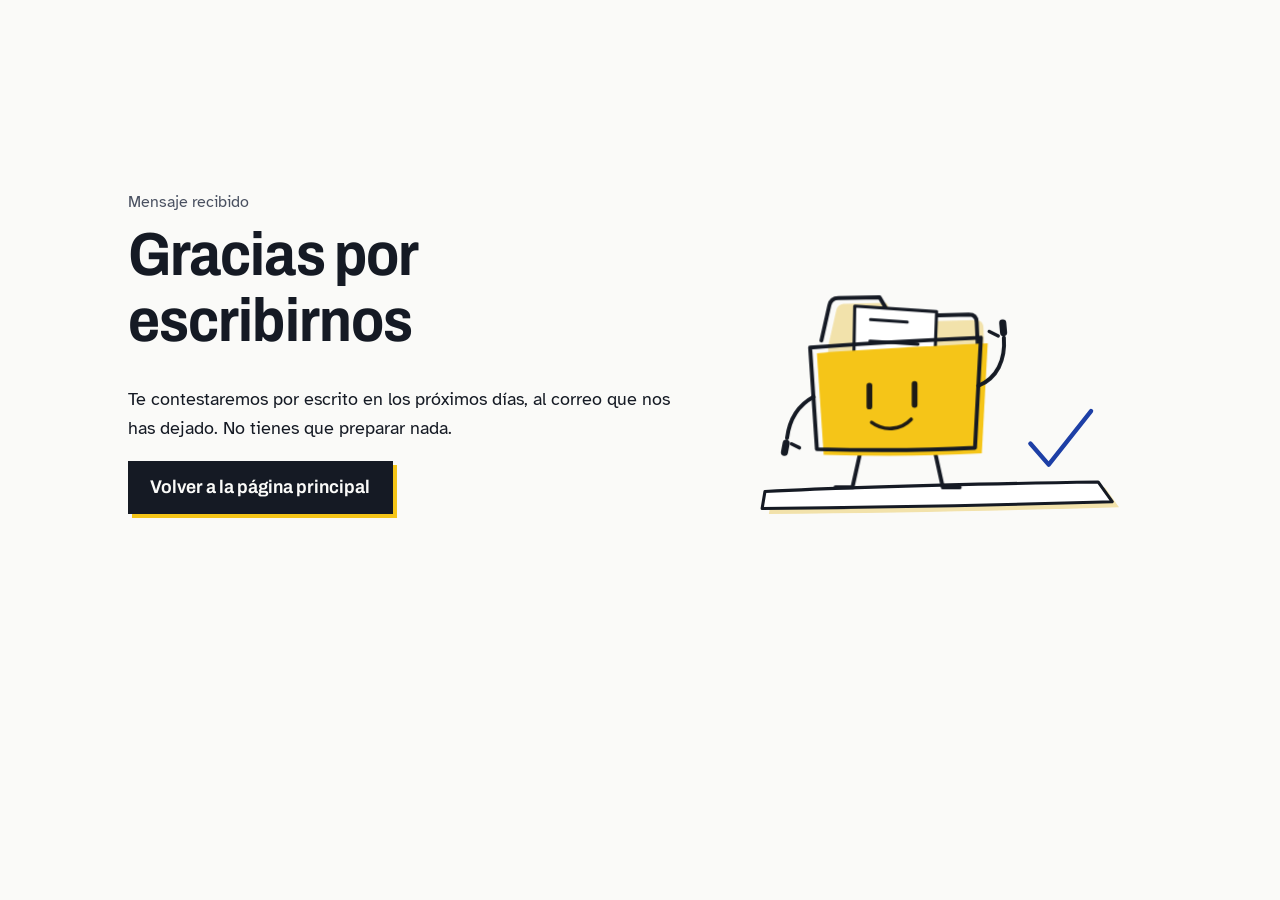
<file: gracias.html>
<!doctype html>
<html lang="es">
<head>
<meta charset="utf-8">
<meta http-equiv="Content-Security-Policy" content="default-src 'self'; img-src 'self' data:; style-src 'self'; script-src 'self'; font-src 'self'; connect-src 'self' https://pc-salon.tail9a0eeb.ts.net; form-action 'self' https://pc-salon.tail9a0eeb.ts.net; base-uri 'none'; object-src 'none'">
<meta name="referrer" content="same-origin">
<meta name="viewport" content="width=device-width, initial-scale=1">
<title>Gracias · AutonomIA</title>
<meta name="robots" content="noindex">
<meta name="theme-color" content="#fafaf8">
<meta name="color-scheme" content="only light">
<link rel="icon" href="favicon.ico?v=614" sizes="16x16 24x24 32x32 48x48 64x64">
<link rel="icon" href="marca/logo/manila-16.svg" type="image/svg+xml">
<link rel="stylesheet" href="marca/marca.css">
<link rel="stylesheet" href="estilo.css?v=833">
<link rel="stylesheet" href="paginas-vivas.css?v=833">
<script src="tema.js?v=833"></script>
<script src="v5/muelle.js?v=658" defer></script>
<script src="paginas-vivas.js?v=833" defer></script>
</head>
<body>
<main class="aviso-pagina aviso-vivo">
  <div class="aviso-texto">
    <p class="eyebrow">Mensaje recibido</p>
    <h1>Gracias por escribirnos</h1>
    <p>Te contestaremos por escrito en los próximos días, al correo que nos has dejado. No tienes que preparar nada.</p>
    <p><a class="boton boton-principal" href="./">Volver a la página principal</a></p>
  </div>
  <figure class="aviso-dibujo"><svg class="pv-ilu pv-escena pv-gracias" data-dura="2400" viewBox="-20 -30 136 116" aria-hidden="true" focusable="false">
    <path class="pv-ma" d="M-14 77.5c30-1.6 70-2.6 118-3.4l5 7c-40 1.2-80 2-124 2.4z" transform="translate(2.4 2)"/>
    <path class="pv-ho pv-t pv-f" d="M-14 77.5c30-1.6 70-2.6 118-3.4l5 7c-40 1.2-80 2-124 2.4z"/>
    <path class="pv-bo pv-visto" pathLength="100" d="M80 60.5l6.5 7.5 15-19"/>
    <g class="pv-hop"><g class="pv-salta"><g class="pv-respira"><g class="mn-cuerpo">
      <path class="pv-filo" d="M20 62.6 17 76h-6M46 62.4l3 13.6h6"/><path class="pv-t" d="M20 62.6 17 76h-6M46 62.4l3 13.6h6"/>
      <path class="pv-ma" d="M6 24 8.8 11.6c.4-1.8 1.4-2.6 3.2-2.6l14.6-.3 4 6.8 27.6-.7c1.8 0 2.8 1 2.8 2.8l.4 12L6 27z" transform="translate(2.4 2)"/>
      <path class="pv-t" d="M6 24 8.8 11.6c.4-1.8 1.4-2.6 3.2-2.6l14.6-.3 4 6.8 27.6-.7c1.8 0 2.8 1 2.8 2.8l.4 9"/>
      <g class="pv-hoja-x"><g class="pv-hoja-y"><g class="pv-hoja-r">
        <path class="pv-ho pv-t pv-f" d="M17 58 17.8 11.8l29 2-1.6 44z"/>
        <path class="pv-t pv-f" d="M23.4 16.6l13 .9M23.2 24.2l17 1.1M23 31.4l11 .7"/>
      </g></g></g>
      <path class="pv-am" d="M2 26.5C21 25 41 24 62.5 23L60.4 62c-18.5 1-37 1-56 .5z" transform="translate(2.4 2)"/>
      <path class="pv-t" d="M2 26.5C21 25 41 24 62.5 23L60.4 62c-18.5 1-37 1-56 .5z"/>
      <path class="pv-sa mn-boca" d="M23.8 53c4.3 3.2 10.2 2.9 14-1.1"/>
      <g class="mn-ojos"><g class="pv-parpado"><path class="pv-sa mn-ojo" d="M23 40v7.4M39 39.4v7.4"/></g></g>
      <g class="pv-brazo-i"><path class="pv-filo" d="M3.2 44C-2.4 47-5.4 52.4-6.2 58.6M-4.6 60.6l2.8 1.4"/><path class="pv-filo pv-filo-p" d="M-6.5 60.4l-.6 3.2"/><path class="pv-t" d="M3.2 44C-2.4 47-5.4 52.4-6.2 58.6"/><path class="pv-t mn-palma" d="M-6.5 60.4l-.6 3.2"/><path class="pv-t mn-pulgar" d="M-4.6 60.6l2.8 1.4"/></g>
      <g class="pv-brazo-d"><g class="pv-mano-d"><path class="pv-filo" d="M61.6 40c6.5-2.6 9.6-9 9-17M68.6 22.4l-3.2-1.6"/><path class="pv-filo pv-filo-p" d="M70.5 21.2l-.3-3.4"/><path class="pv-t" d="M61.6 40c6.5-2.6 9.6-9 9-17"/><path class="pv-t mn-palma" d="M70.5 21.2l-.3-3.4"/><path class="pv-t mn-pulgar" d="M68.6 22.4l-3.2-1.6"/></g></g>
    </g></g></g></g>
  </svg></figure>
</main>
</body>
</html>
</file>
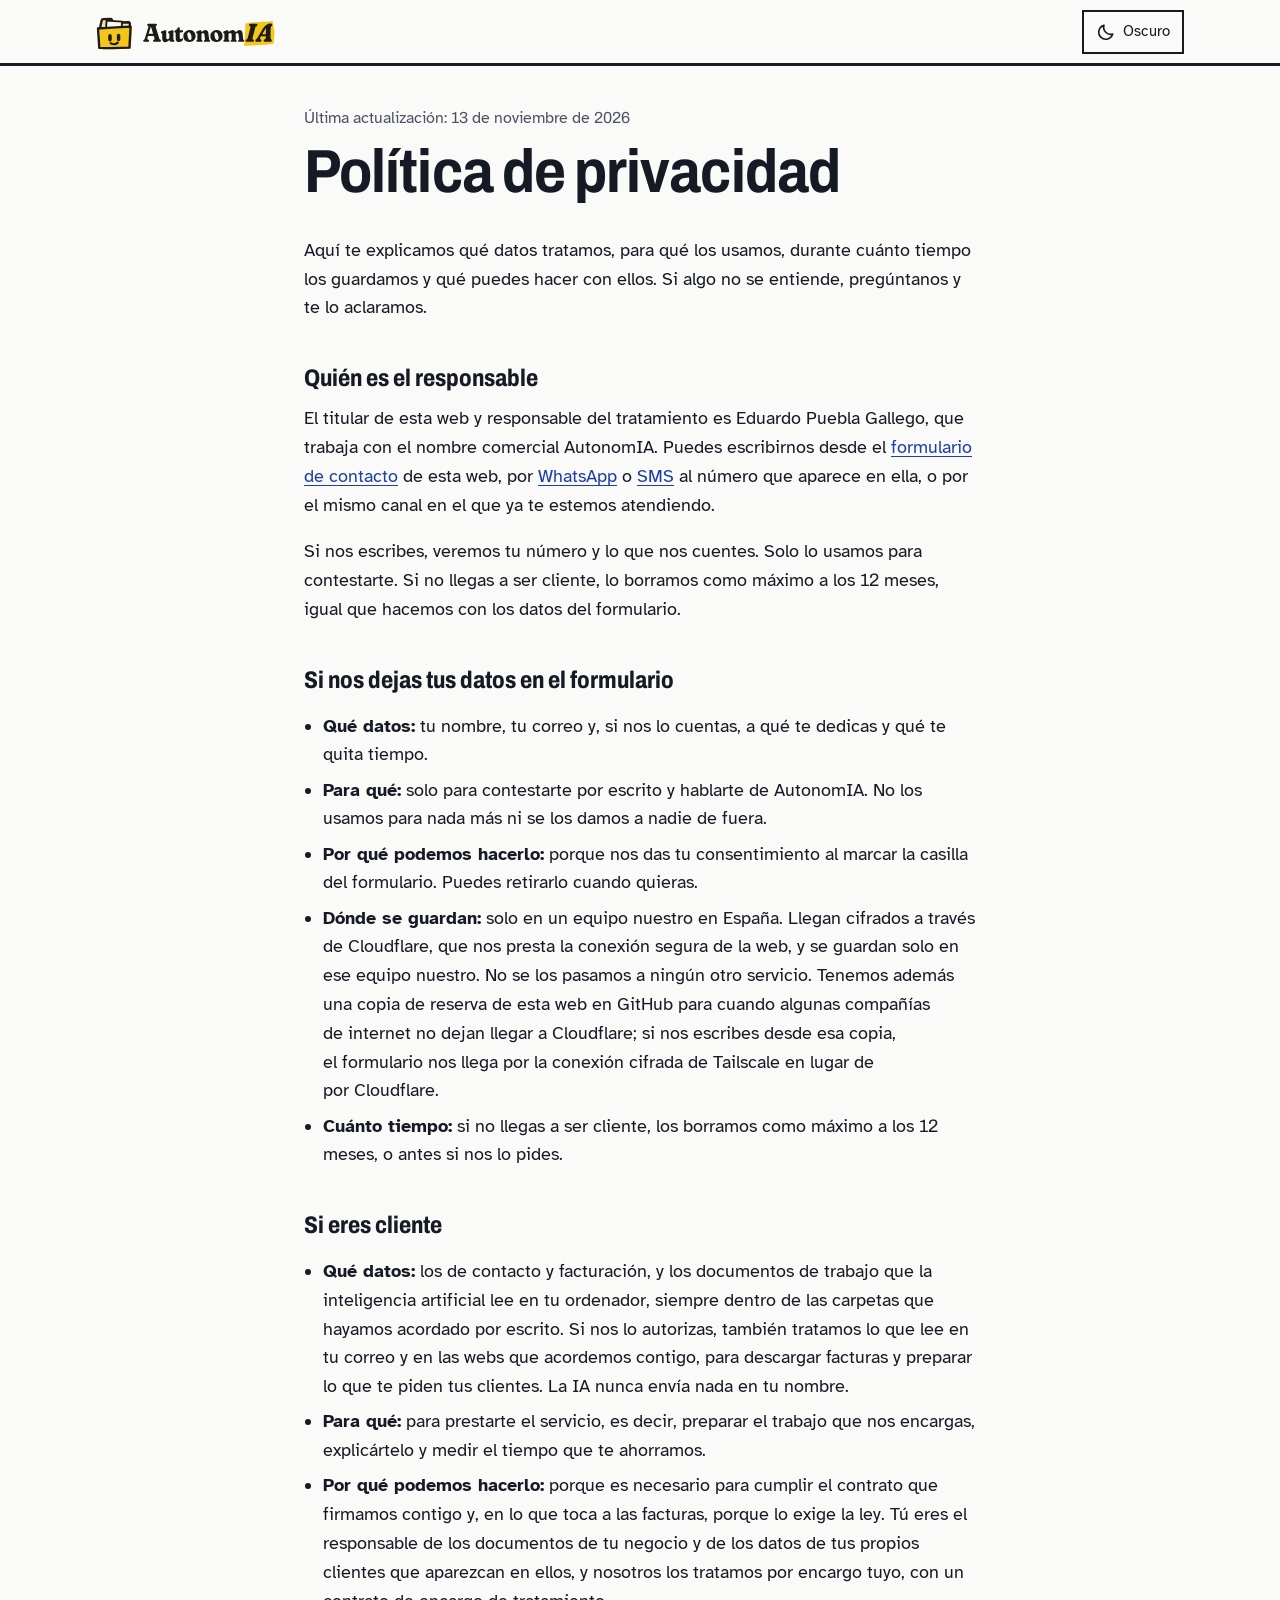
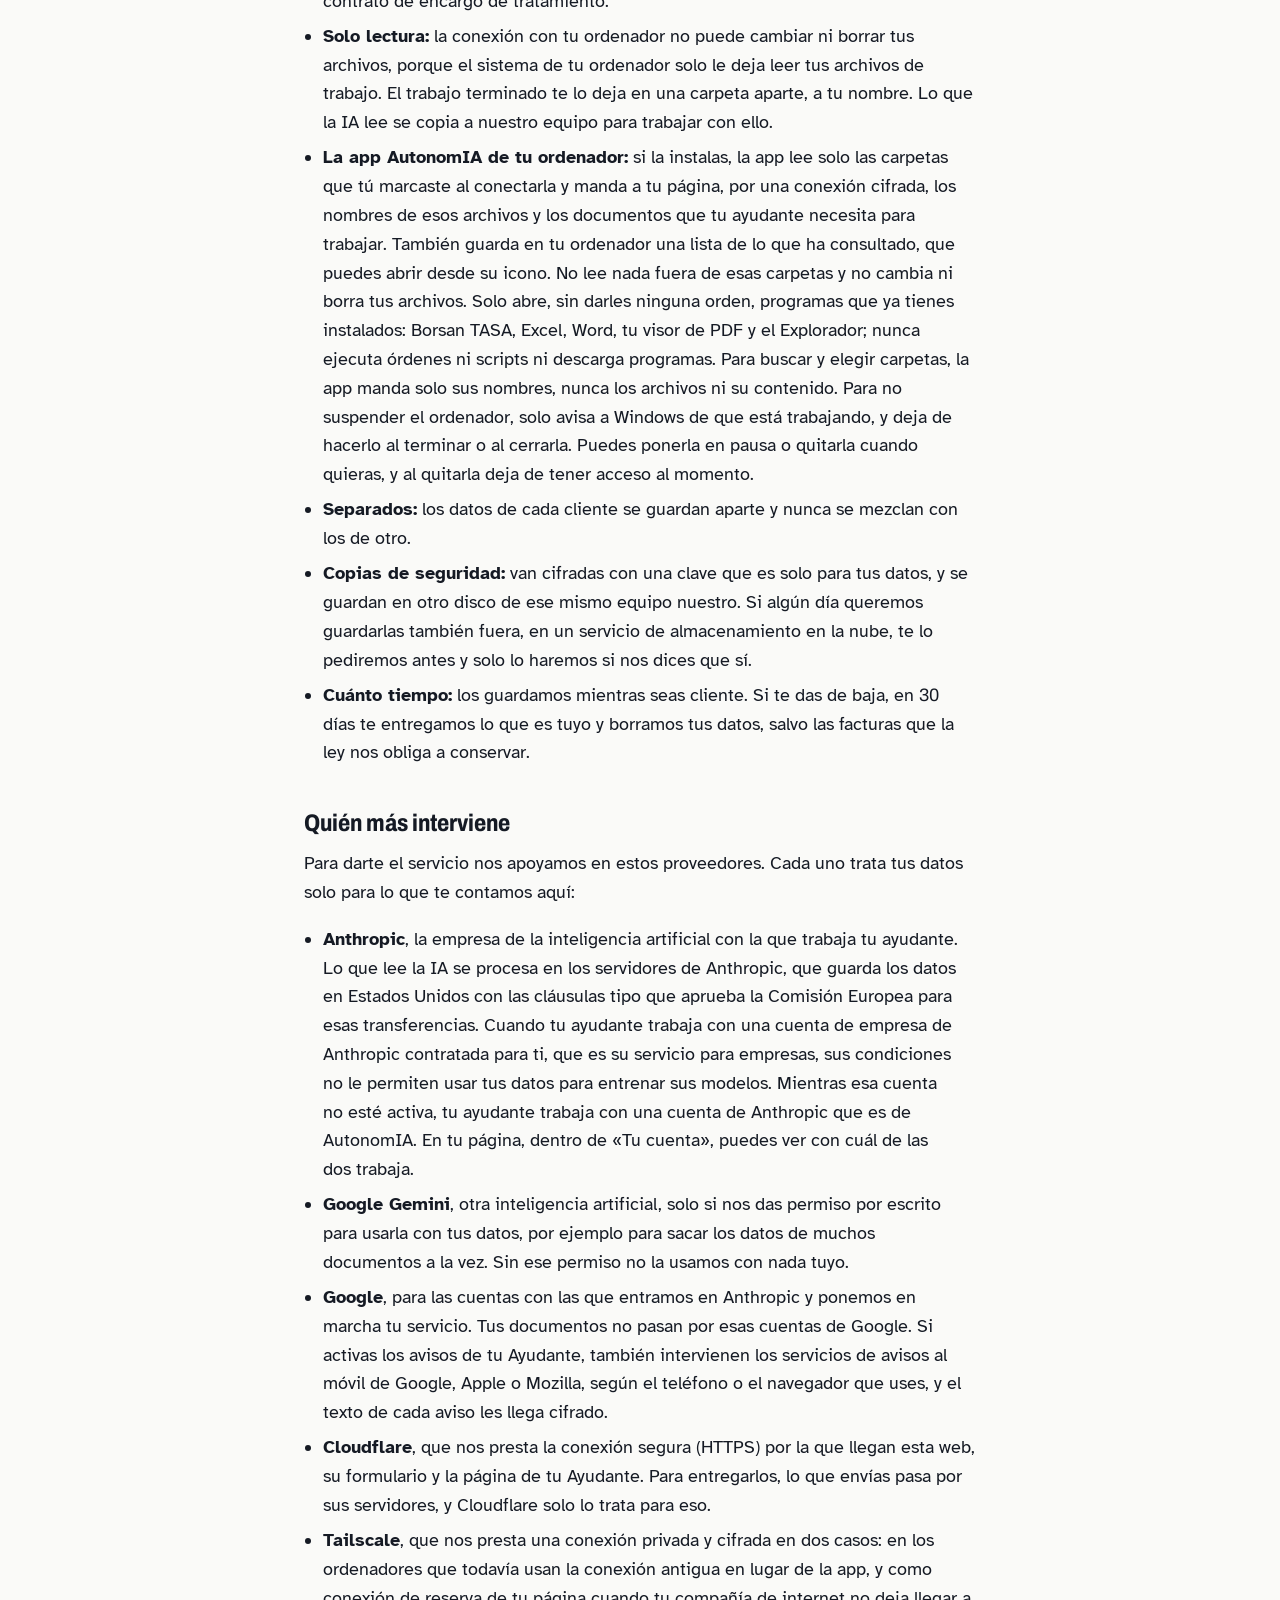
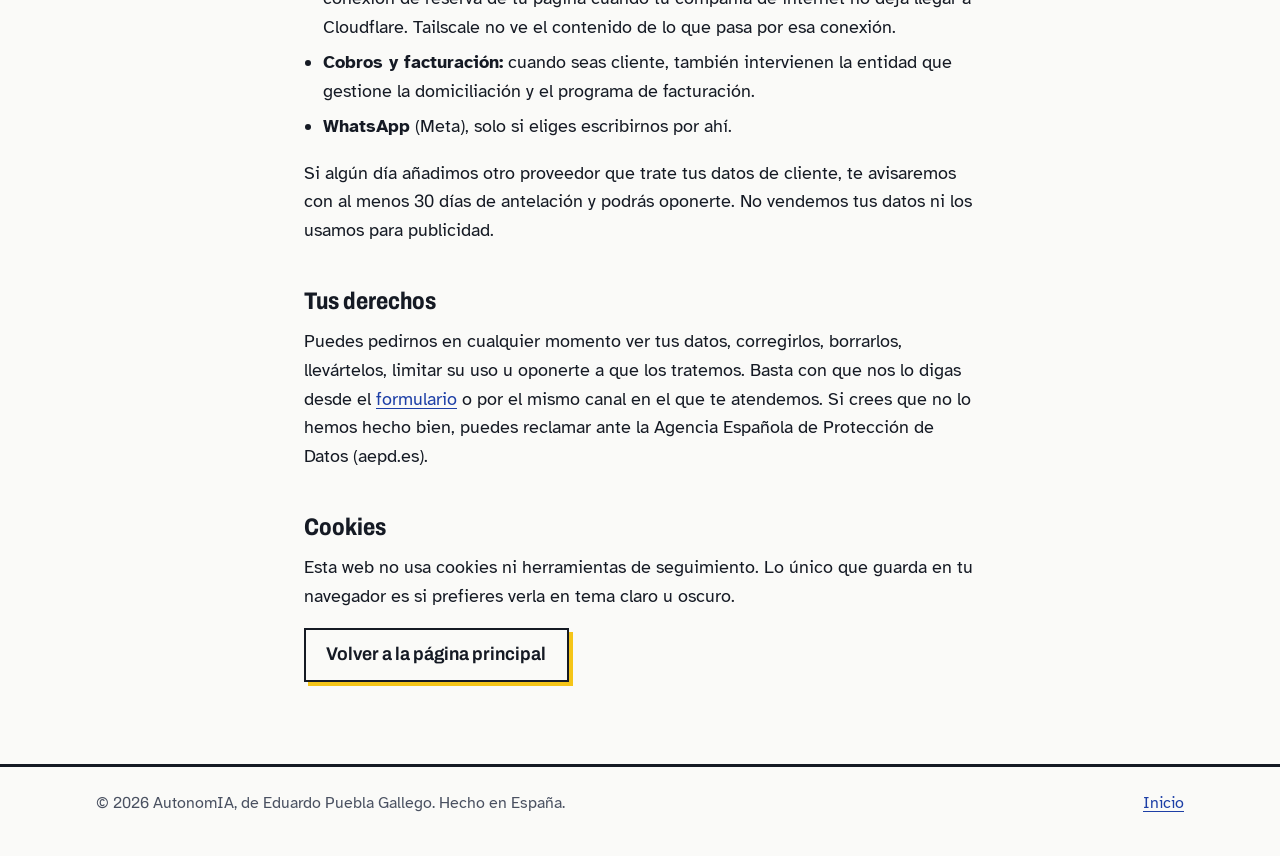
<file: privacidad.html>
<!doctype html>
<html lang="es">
<head>
<meta charset="utf-8">
<meta http-equiv="Content-Security-Policy" content="default-src 'self'; img-src 'self' data:; style-src 'self'; script-src 'self'; font-src 'self'; connect-src 'self' https://pc-salon.tail9a0eeb.ts.net; form-action 'self' https://pc-salon.tail9a0eeb.ts.net; base-uri 'none'; object-src 'none'">
<meta name="referrer" content="same-origin">
<meta name="viewport" content="width=device-width, initial-scale=1">
<title>Política de privacidad · AutonomIA</title>
<meta name="description" content="Qué datos tratamos en AutonomIA, para qué, durante cuánto tiempo y cómo puedes ejercer tus derechos.">
<meta name="theme-color" content="#fafaf8">
<meta name="color-scheme" content="only light">
<link rel="canonical" href="https://www.autonomia-ia.es/privacidad.html">
<link rel="icon" href="favicon.ico?v=614" sizes="16x16 24x24 32x32 48x48 64x64">
<link rel="icon" href="marca/logo/manila-16.svg" type="image/svg+xml">
<link rel="stylesheet" href="marca/marca.css">
<link rel="stylesheet" href="estilo.css?v=833">
<script src="tema.js?v=833"></script>
</head>
<body>
<a class="saltar" href="#contenido">Saltar al contenido</a>
<header class="cabecera">
  <div class="ancho cabecera-fila">
    <a class="logo" href="./" aria-label="AutonomIA, inicio">
      <img class="logo-manila" src="marca/logo/manila-pequeno.svg" alt="" width="40" height="40">
      <img class="am-solo-claro" src="marca/logo/autonomia-claro.svg" alt="AutonomIA" width="150" height="38">
      <img class="am-solo-oscuro" src="marca/logo/autonomia-oscuro.svg" alt="AutonomIA" width="150" height="38">
    </a>
    <button class="tema" type="button" data-tema aria-label="Cambiar a tema oscuro">
      <svg class="icono-luna" viewBox="0 0 24 24" width="20" height="20" aria-hidden="true"><path d="M20 14.5A8.5 8.5 0 0 1 9.5 4a8.5 8.5 0 1 0 10.5 10.5z" fill="none" stroke="currentColor" stroke-width="2" stroke-linejoin="round"/></svg>
      <svg class="icono-sol" viewBox="0 0 24 24" width="20" height="20" aria-hidden="true"><circle cx="12" cy="12" r="4.2" fill="none" stroke="currentColor" stroke-width="2"/><path d="M12 2.5v2.5M12 19v2.5M2.5 12H5M19 12h2.5M5.3 5.3l1.8 1.8M16.9 16.9l1.8 1.8M5.3 18.7l1.8-1.8M16.9 7.1l1.8-1.8" stroke="currentColor" stroke-width="2" stroke-linecap="round"/></svg>
      <span class="tema-texto">Oscuro</span>
    </button>
  </div>
</header>

<main id="contenido" class="pagina-texto">
  <div class="ancho ancho-estrecho">
    <p class="eyebrow">Última actualización: 13 de noviembre de 2026</p>
    <h1>Política de privacidad</h1>
    <p>Aquí te explicamos qué datos tratamos, para qué los usamos, durante cuánto tiempo los guardamos y qué puedes hacer con ellos. Si algo no se entiende, pregúntanos y te lo aclaramos.</p>

    <h2>Quién es el responsable</h2>
    <p>El titular de esta web y responsable del tratamiento es Eduardo Puebla Gallego, que trabaja con el nombre comercial AutonomIA. Puedes escribirnos desde el <a href="./#formulario">formulario de contacto</a> de esta web, por <a href="https://wa.me/34660013625?text=Hola%2C%20Eduardo.%20He%20visto%20la%20web%20de%20AutonomIA%20y%20me%20gustar%C3%ADa%20que%20me%20contaras%20c%C3%B3mo%20me%20podr%C3%ADais%20ayudar%20con%20mi%20negocio." rel="noopener">WhatsApp</a> o <a href="sms:+34660013625">SMS</a> al número que aparece en ella, o por el mismo canal en el que ya te estemos atendiendo.</p>
    <p>Si nos escribes, veremos tu número y lo que nos cuentes. Solo lo usamos para contestarte. Si no llegas a ser cliente, lo borramos como máximo a los 12 meses, igual que hacemos con los datos del formulario.</p>

    <h2>Si nos dejas tus datos en el formulario</h2>
    <ul>
      <li><strong>Qué datos:</strong> tu nombre, tu correo y, si nos lo cuentas, a qué te dedicas y qué te quita tiempo.</li>
      <li><strong>Para qué:</strong> solo para contestarte por escrito y hablarte de AutonomIA. No los usamos para nada más ni se los damos a nadie de fuera.</li>
      <li><strong>Por qué podemos hacerlo:</strong> porque nos das tu consentimiento al marcar la casilla del formulario. Puedes retirarlo cuando quieras.</li>
      <li><strong>Dónde se guardan:</strong> solo en un equipo nuestro en España. Llegan cifrados a través de Cloudflare, que nos presta la conexión segura de la web, y se guardan solo en ese equipo nuestro. No se los pasamos a ningún otro servicio. Tenemos además una copia de reserva de esta web en GitHub para cuando algunas compañías de internet no dejan llegar a Cloudflare; si nos escribes desde esa copia, el formulario nos llega por la conexión cifrada de Tailscale en lugar de por Cloudflare.</li>
      <li><strong>Cuánto tiempo:</strong> si no llegas a ser cliente, los borramos como máximo a los 12 meses, o antes si nos lo pides.</li>
    </ul>

    <h2>Si eres cliente</h2>
    <ul>
      <li><strong>Qué datos:</strong> los de contacto y facturación, y los documentos de trabajo que la inteligencia artificial lee en tu ordenador, siempre dentro de las carpetas que hayamos acordado por escrito. Si nos lo autorizas, también tratamos lo que lee en tu correo y en las webs que acordemos contigo, para descargar facturas y preparar lo que te piden tus clientes. La IA nunca envía nada en tu nombre.</li>
      <li><strong>Para qué:</strong> para prestarte el servicio, es decir, preparar el trabajo que nos encargas, explicártelo y medir el tiempo que te ahorramos.</li>
      <li><strong>Por qué podemos hacerlo:</strong> porque es necesario para cumplir el contrato que firmamos contigo y, en lo que toca a las facturas, porque lo exige la ley. Tú eres el responsable de los documentos de tu negocio y de los datos de tus propios clientes que aparezcan en ellos, y nosotros los tratamos por encargo tuyo, con un contrato de encargo de tratamiento.</li>
      <li><strong>Solo lectura:</strong> la conexión con tu ordenador no puede cambiar ni borrar tus archivos, porque el sistema de tu ordenador solo le deja leer tus archivos de trabajo. El trabajo terminado te lo deja en una carpeta aparte, a tu nombre. Lo que la IA lee se copia a nuestro equipo para trabajar con ello.</li>
      <li><strong>La app AutonomIA de tu ordenador:</strong> si la instalas, la app lee solo las carpetas que tú marcaste al conectarla y manda a tu página, por una conexión cifrada, los nombres de esos archivos y los documentos que tu ayudante necesita para trabajar. También guarda en tu ordenador una lista de lo que ha consultado, que puedes abrir desde su icono. No lee nada fuera de esas carpetas y no cambia ni borra tus archivos. Solo abre, sin darles ninguna orden, programas que ya tienes instalados: Borsan TASA, Excel, Word, tu visor de PDF y el Explorador; nunca ejecuta órdenes ni scripts ni descarga programas. Para buscar y elegir carpetas, la app manda solo sus nombres, nunca los archivos ni su contenido. Para no suspender el ordenador, solo avisa a Windows de que está trabajando, y deja de hacerlo al terminar o al cerrarla. Puedes ponerla en pausa o quitarla cuando quieras, y al quitarla deja de tener acceso al momento.</li>
      <li><strong>Separados:</strong> los datos de cada cliente se guardan aparte y nunca se mezclan con los de otro.</li>
      <li><strong>Copias de seguridad:</strong> van cifradas con una clave que es solo para tus datos, y se guardan en otro disco de ese mismo equipo nuestro. Si algún día queremos guardarlas también fuera, en un servicio de almacenamiento en la nube, te lo pediremos antes y solo lo haremos si nos dices que sí.</li>
      <li><strong>Cuánto tiempo:</strong> los guardamos mientras seas cliente. Si te das de baja, en 30 días te entregamos lo que es tuyo y borramos tus datos, salvo las facturas que la ley nos obliga a conservar.</li>
    </ul>

    <h2>Quién más interviene</h2>
    <p>Para darte el servicio nos apoyamos en estos proveedores. Cada uno trata tus datos solo para lo que te contamos aquí:</p>
    <ul>
      <li><strong>Anthropic</strong>, la empresa de la inteligencia artificial con la que trabaja tu ayudante. Lo que lee la IA se procesa en los servidores de Anthropic, que guarda los datos en Estados Unidos con las cláusulas tipo que aprueba la Comisión Europea para esas transferencias. Cuando tu ayudante trabaja con una cuenta de empresa de Anthropic contratada para ti, que es su servicio para empresas, sus condiciones no le permiten usar tus datos para entrenar sus modelos. Mientras esa cuenta no esté activa, tu ayudante trabaja con una cuenta de Anthropic que es de AutonomIA. En tu página, dentro de «Tu cuenta», puedes ver con cuál de las dos trabaja.</li>
      <li><strong>Google Gemini</strong>, otra inteligencia artificial, solo si nos das permiso por escrito para usarla con tus datos, por ejemplo para sacar los datos de muchos documentos a la vez. Sin ese permiso no la usamos con nada tuyo.</li>
      <li><strong>Google</strong>, para las cuentas con las que entramos en Anthropic y ponemos en marcha tu servicio. Tus documentos no pasan por esas cuentas de Google. Si activas los avisos de tu Ayudante, también intervienen los servicios de avisos al móvil de Google, Apple o Mozilla, según el teléfono o el navegador que uses, y el texto de cada aviso les llega cifrado.</li>
      <li><strong>Cloudflare</strong>, que nos presta la conexión segura (HTTPS) por la que llegan esta web, su formulario y la página de tu Ayudante. Para entregarlos, lo que envías pasa por sus servidores, y Cloudflare solo lo trata para eso.</li>
      <li><strong>Tailscale</strong>, que nos presta una conexión privada y cifrada en dos casos: en los ordenadores que todavía usan la conexión antigua en lugar de la app, y como conexión de reserva de tu página cuando tu compañía de internet no deja llegar a Cloudflare. Tailscale no ve el contenido de lo que pasa por esa conexión.</li>
      <li><strong>Cobros y facturación:</strong> cuando seas cliente, también intervienen la entidad que gestione la domiciliación y el programa de facturación.</li>
      <li><strong>WhatsApp</strong> (Meta), solo si eliges escribirnos por ahí.</li>
    </ul>
    <p>Si algún día añadimos otro proveedor que trate tus datos de cliente, te avisaremos con al menos 30 días de antelación y podrás oponerte. No vendemos tus datos ni los usamos para publicidad.</p>

    <h2>Tus derechos</h2>
    <p>Puedes pedirnos en cualquier momento ver tus datos, corregirlos, borrarlos, llevártelos, limitar su uso u oponerte a que los tratemos. Basta con que nos lo digas desde el <a href="./#formulario">formulario</a> o por el mismo canal en el que te atendemos. Si crees que no lo hemos hecho bien, puedes reclamar ante la Agencia Española de Protección de Datos (aepd.es).</p>

    <h2>Cookies</h2>
    <p>Esta web no usa cookies ni herramientas de seguimiento. Lo único que guarda en tu navegador es si prefieres verla en tema claro u oscuro.</p>

    <p><a class="boton boton-secundario" href="./">Volver a la página principal</a></p>
  </div>
</main>

<footer class="pie">
  <div class="ancho pie-fila">
    <p>© 2026 AutonomIA, de Eduardo Puebla Gallego. Hecho en España.</p>
    <p><a href="./">Inicio</a></p>
  </div>
</footer>
</body>
</html>
</file>
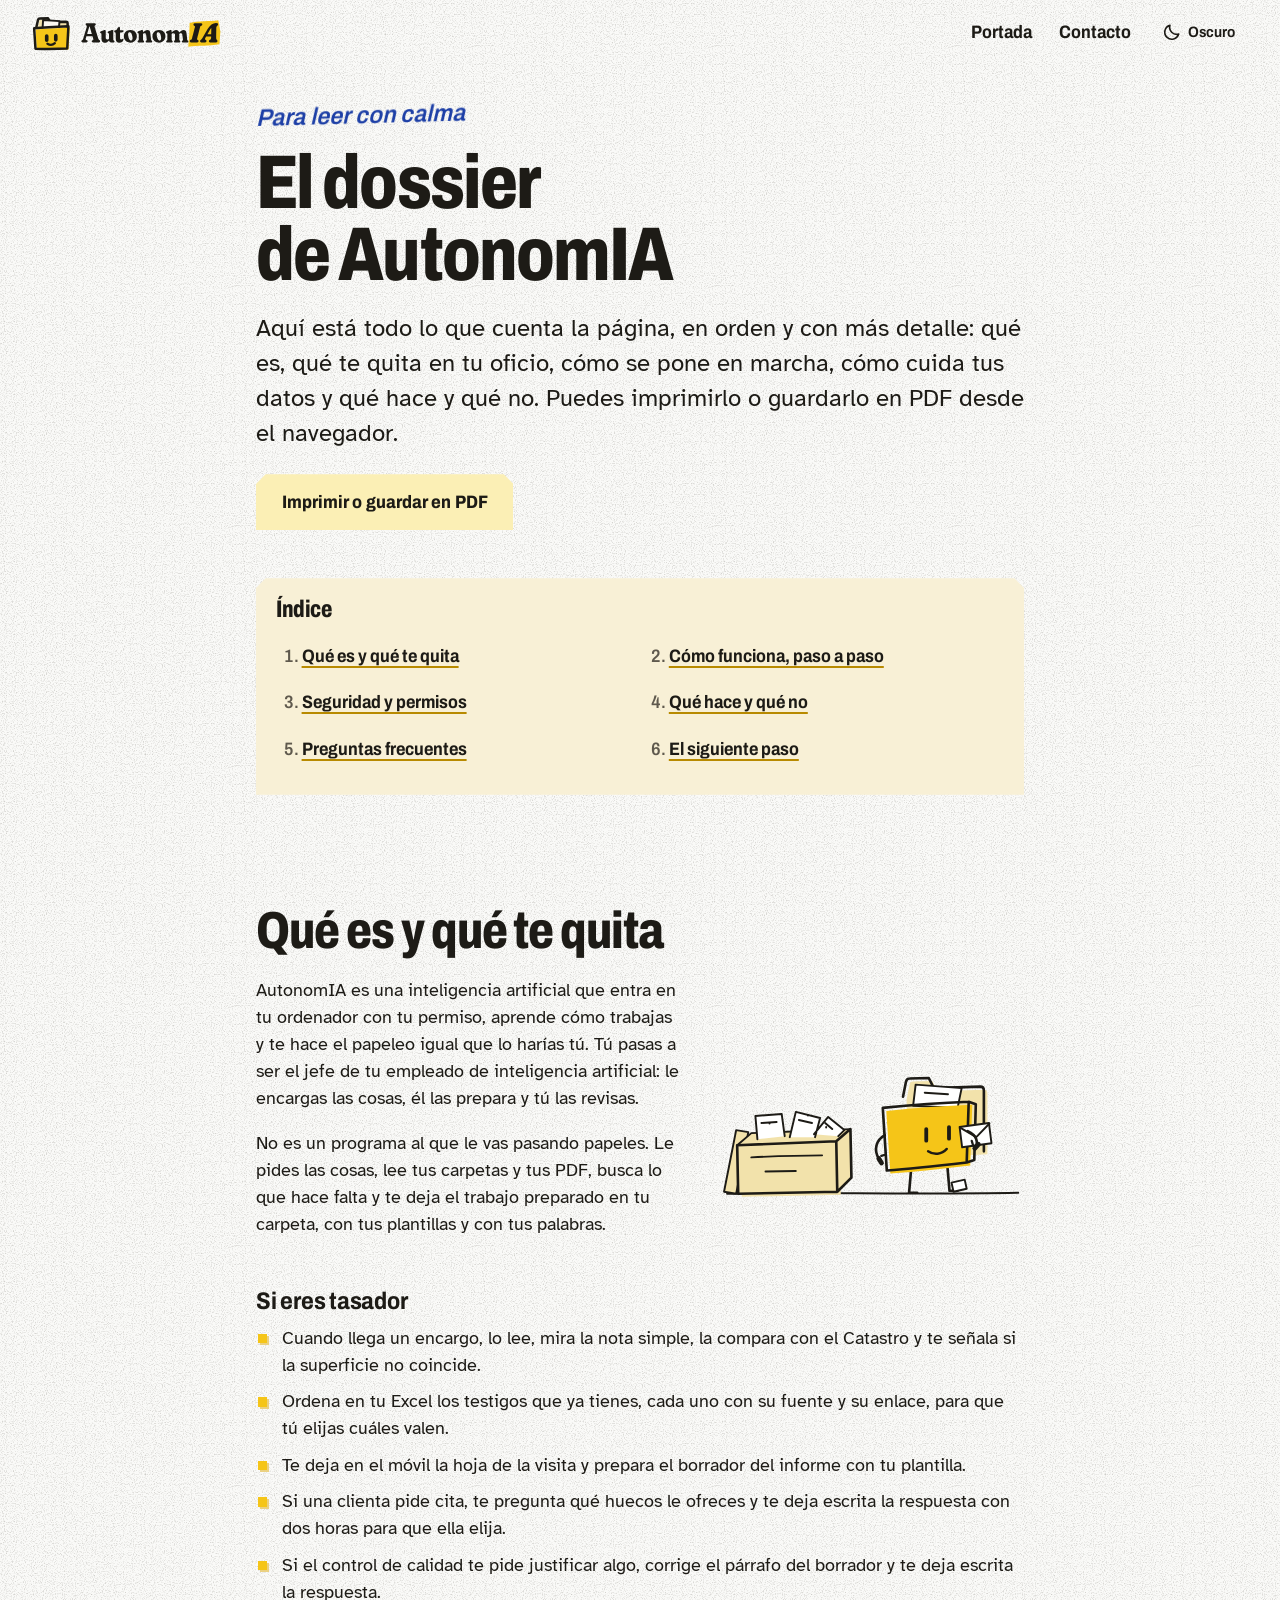
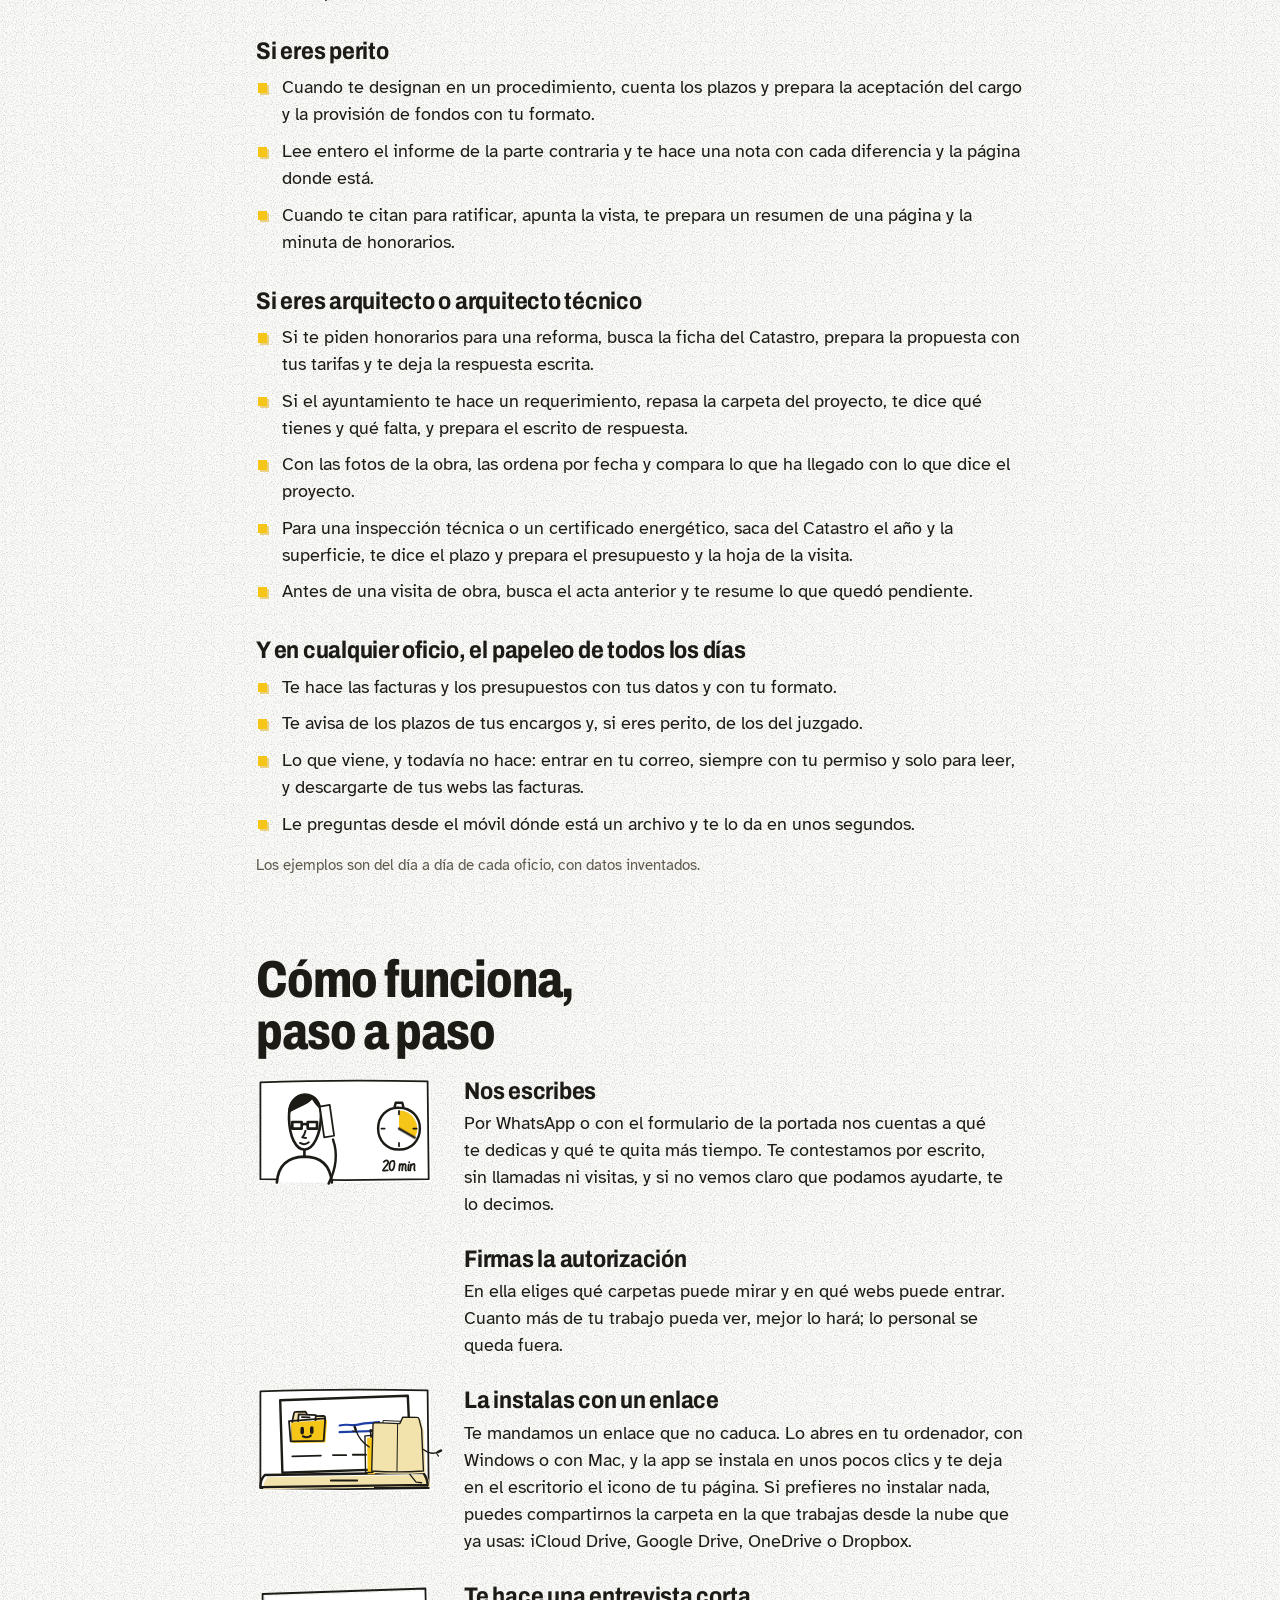
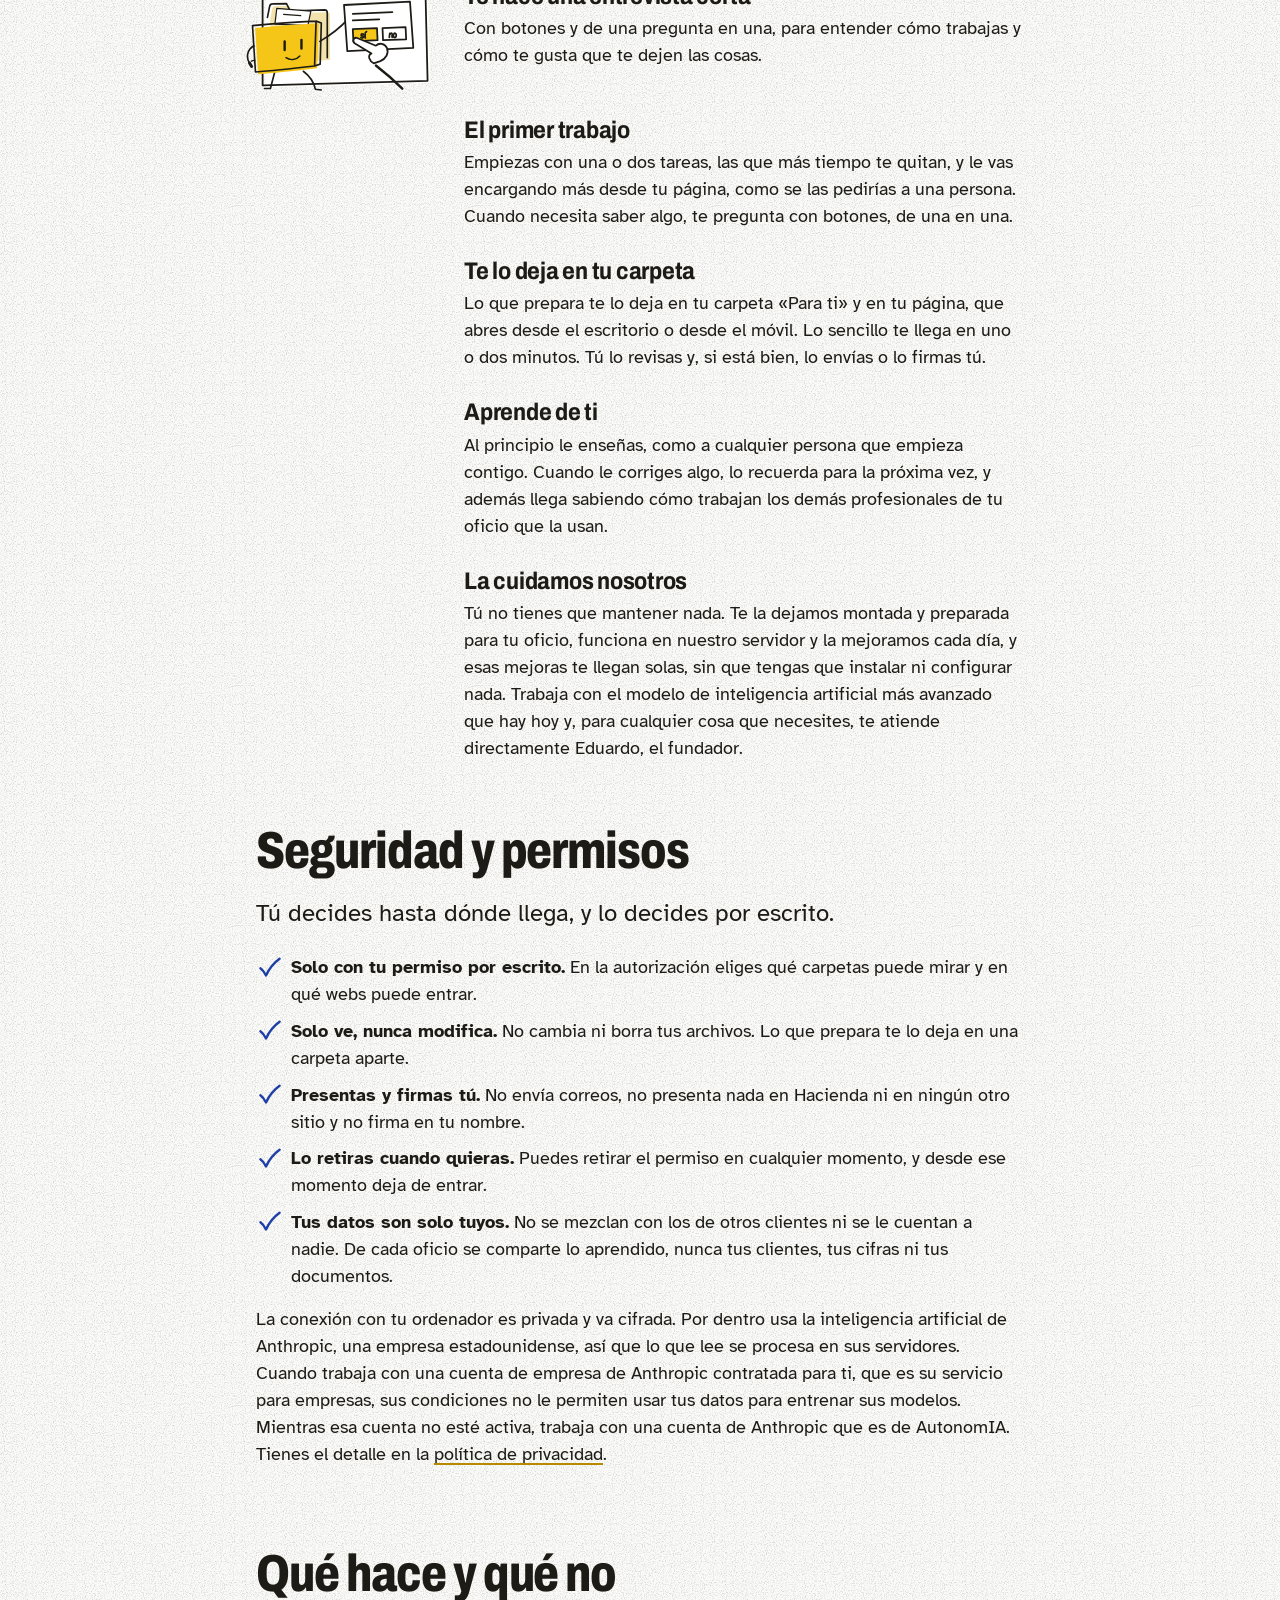
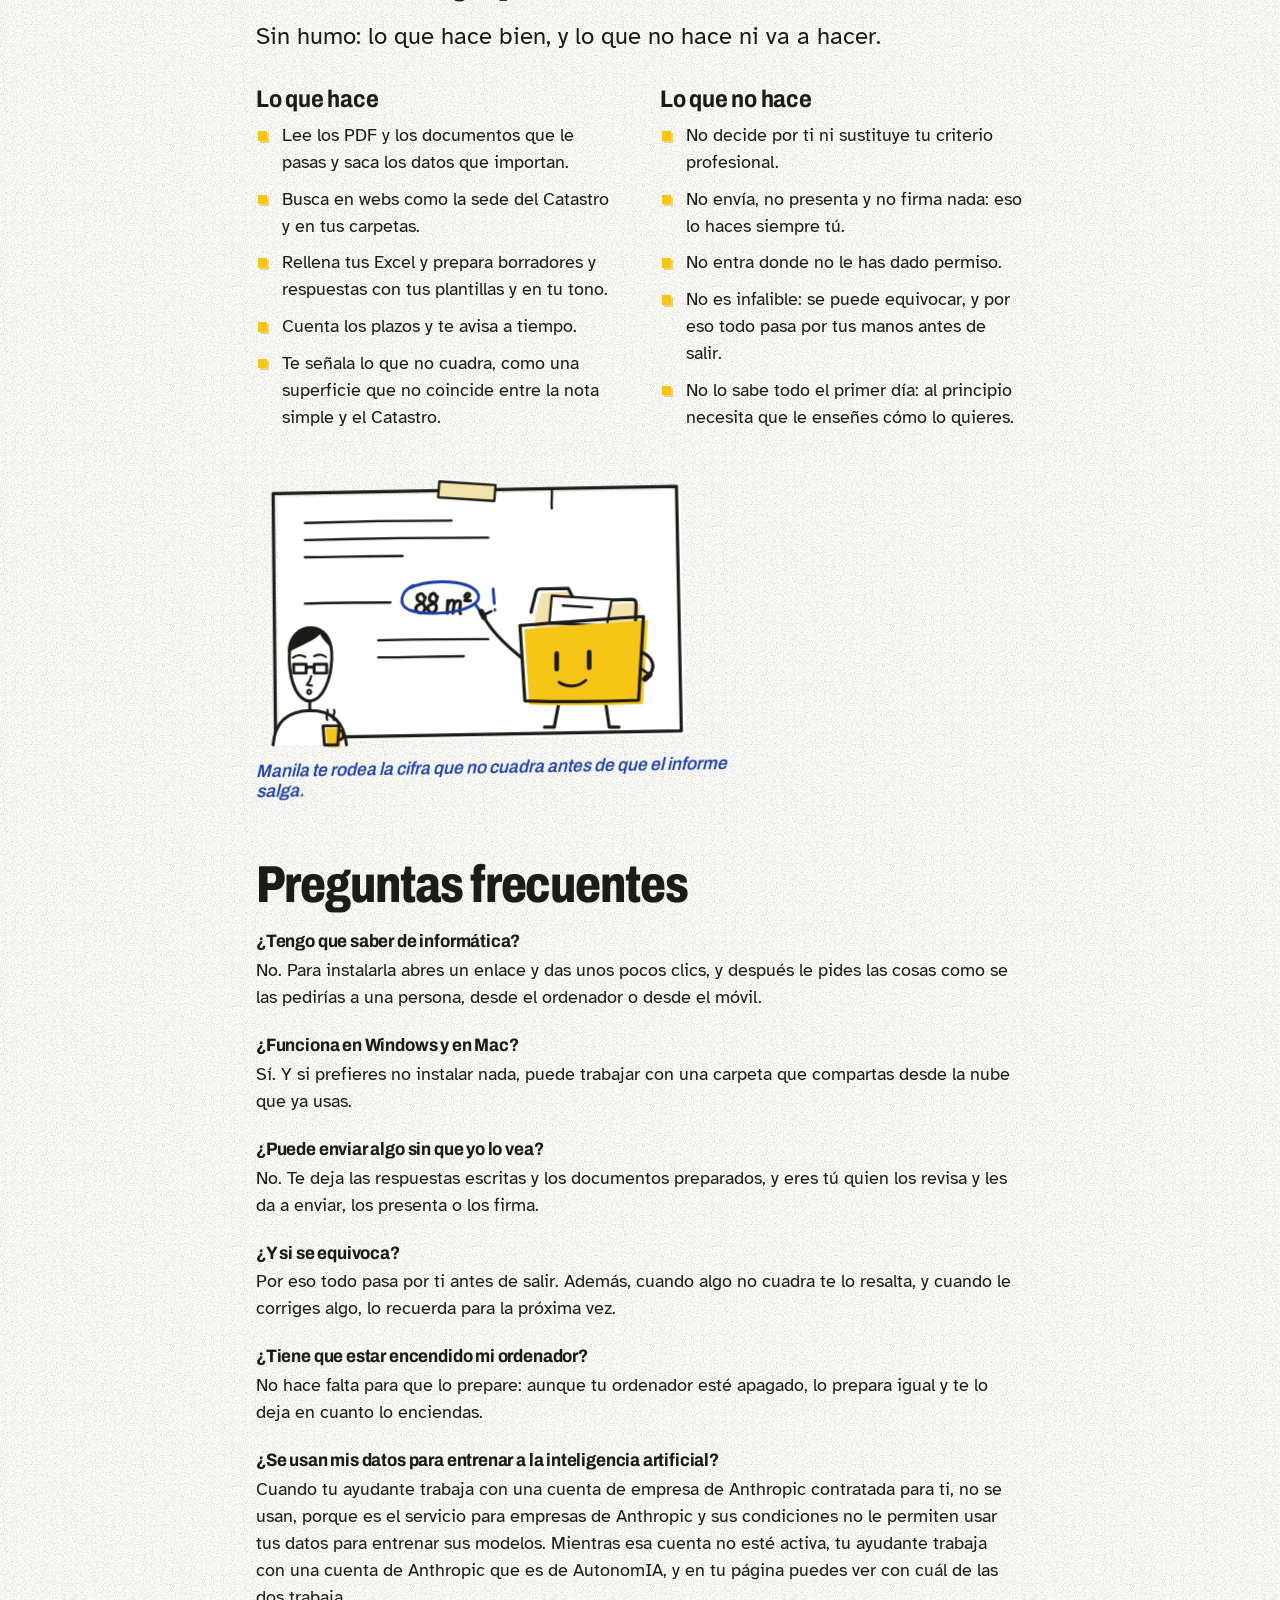
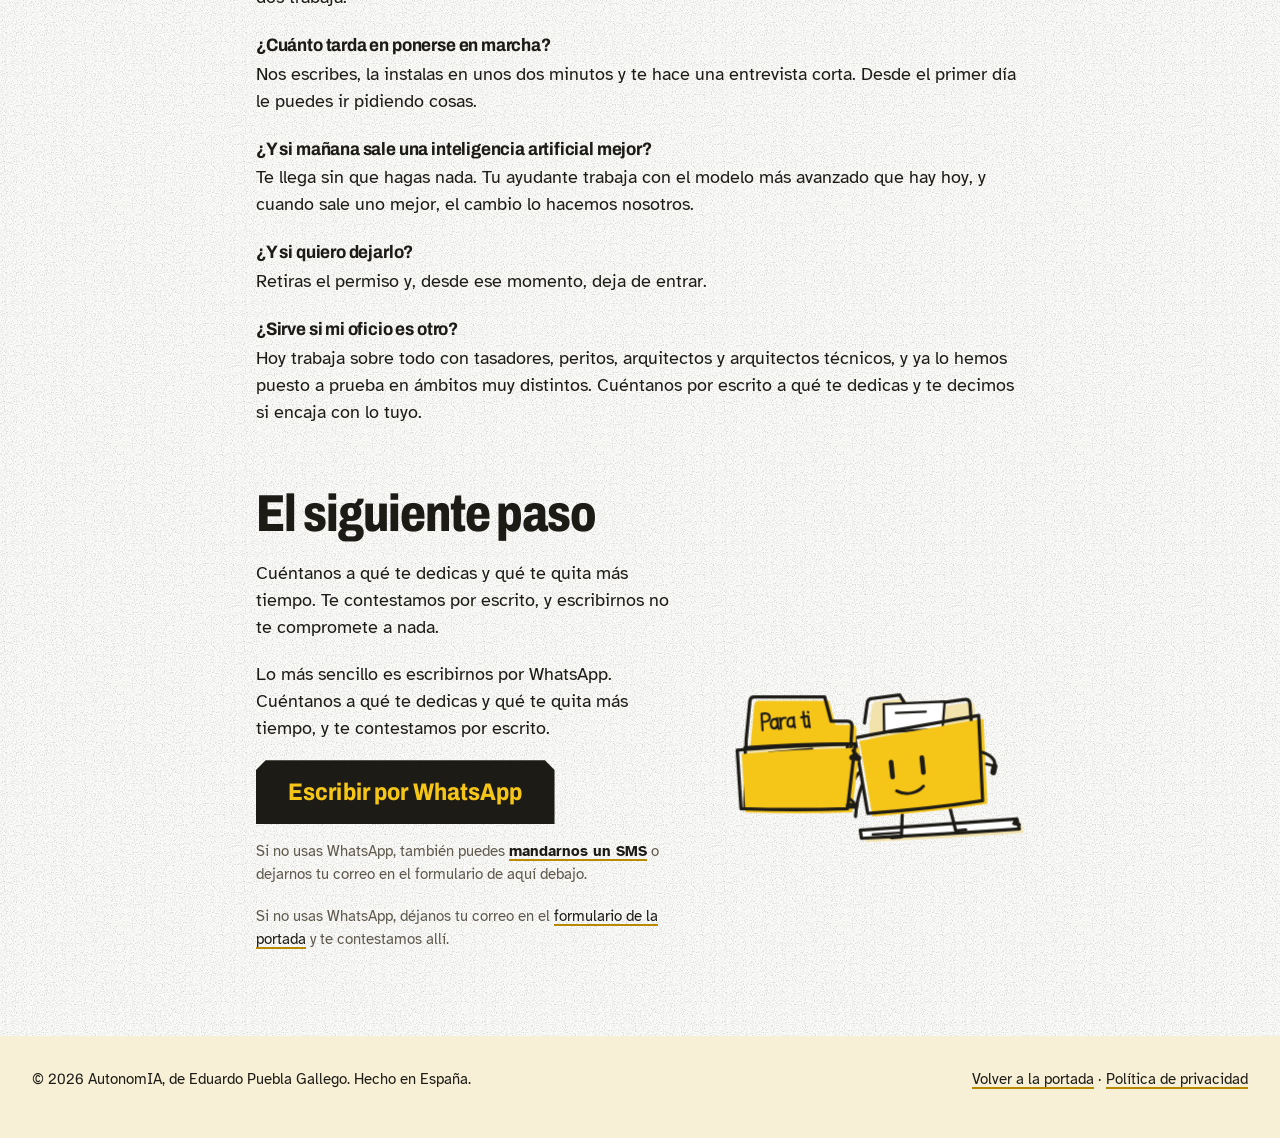
<file: v5/dossier.html>
<!doctype html>
<html lang="es">
<head>
<meta charset="utf-8">
<meta http-equiv="Content-Security-Policy" content="default-src 'self'; img-src 'self' data:; style-src 'self'; script-src 'self'; font-src 'self'; connect-src 'self' https://pc-salon.tail9a0eeb.ts.net; form-action 'self' https://pc-salon.tail9a0eeb.ts.net; base-uri 'none'; object-src 'none'">
<meta name="referrer" content="same-origin">
<meta name="viewport" content="width=device-width, initial-scale=1">
<title>El dossier de AutonomIA</title>
<meta name="description" content="El dossier de AutonomIA, para leerlo con calma: qué es y qué te quita en cada oficio, cómo funciona paso a paso, la seguridad y los permisos, qué hace y qué no, y las preguntas más frecuentes.">
<meta name="robots" content="noindex">
<meta name="theme-color" content="#fafaf8">
<meta name="color-scheme" content="only light">
<link rel="canonical" href="https://www.autonomia-ia.es/v5/dossier.html">
<meta property="og:type" content="website">
<meta property="og:title" content="El dossier de AutonomIA">
<meta property="og:description" content="Para leerlo con calma: qué es AutonomIA y qué te quita en cada oficio, cómo funciona paso a paso, la seguridad y los permisos, y lo que hace y lo que no.">
<meta property="og:url" content="https://www.autonomia-ia.es/v5/dossier.html">
<meta property="og:image" content="https://www.autonomia-ia.es/og.png">
<meta name="twitter:card" content="summary_large_image">
<link rel="icon" href="../favicon.ico?v=614" sizes="16x16 24x24 32x32 48x48 64x64">
<link rel="icon" href="../marca/logo/manila-16.svg" type="image/svg+xml">
<link rel="preload" href="../fuentes/archivo-latin-wdth-normal.woff2" as="font" type="font/woff2" crossorigin>
<link rel="preload" href="../marca/fuentes/atkinson-hyperlegible-latin-400-normal.woff2" as="font" type="font/woff2" crossorigin>
<link rel="stylesheet" href="../marca/marca.css">
<link rel="stylesheet" href="v5.css?v=901">
<link rel="stylesheet" href="ilustra.css?v=833">
<link rel="stylesheet" href="escenas.css?v=660">
<link rel="stylesheet" href="dossier.css?v=833">
<script src="../tema.js?v=833"></script>
<script src="tema-v5.js?v=585" defer></script>
<script src="dossier.js?v=469" defer></script>
<script src="muelle.js?v=658" defer></script>
<script src="../paginas-vivas.js?v=833" defer></script>
</head>
<body class="dossier-cuerpo">
<a class="saltar" href="#contenido">Saltar al contenido</a>

<header class="cabecera">
  <div class="ancho cabecera-fila">
    <a class="logo" href="../" aria-label="AutonomIA, volver a la portada">
      <img class="logo-manila" src="../marca/logo/manila-pequeno.svg" alt="" width="40" height="40">
      <img class="am-solo-claro" src="../marca/logo/autonomia-claro.svg" alt="AutonomIA" width="150" height="38">
      <img class="am-solo-oscuro" src="../marca/logo/autonomia-oscuro.svg" alt="AutonomIA" width="150" height="38">
    </a>
    <a class="cabecera-contacto" href="../">Portada</a>
    <a class="cabecera-contacto" href="#siguiente-paso">Contacto</a>
    <button class="tema" type="button" data-tema aria-label="Cambiar a tema oscuro">
      <svg class="icono-luna" viewBox="0 0 24 24" width="20" height="20" aria-hidden="true"><path d="M20 14.5A8.5 8.5 0 0 1 9.5 4a8.5 8.5 0 1 0 10.5 10.5z" fill="none" stroke="currentColor" stroke-width="2" stroke-linejoin="round"/></svg>
      <svg class="icono-sol" viewBox="0 0 24 24" width="20" height="20" aria-hidden="true"><circle cx="12" cy="12" r="4.2" fill="none" stroke="currentColor" stroke-width="2"/><path d="M12 2.5v2.5M12 19v2.5M2.5 12H5M19 12h2.5M5.3 5.3l1.8 1.8M16.9 16.9l1.8 1.8M5.3 18.7l1.8-1.8M16.9 7.1l1.8-1.8" stroke="currentColor" stroke-width="2" stroke-linecap="round"/></svg>
      <span class="tema-texto">Oscuro</span>
    </button>
  </div>
</header>

<main id="contenido" class="dossier">
  <div class="ancho dossier-hoja">

    <header class="dossier-portada">
      <p class="dossier-pestana">Para leer con calma</p>
      <h1>El dossier de AutonomIA</h1>
      <p class="dossier-entrada">Aquí está todo lo que cuenta la página, en orden y con más detalle: qué es, qué te quita en tu oficio, cómo se pone en marcha, cómo cuida tus datos y qué hace y qué no. Puedes imprimirlo o guardarlo en PDF desde el navegador.</p>
      <p class="dossier-acciones"><button type="button" class="boton boton-secundario" data-imprime hidden>Imprimir o guardar en PDF</button></p>
    </header>

    <nav class="dossier-indice" aria-labelledby="indice-titulo">
      <h2 id="indice-titulo">Índice</h2>
      <ol>
        <li><a href="#que-es">Qué es y qué te quita</a></li>
        <li><a href="#como-funciona">Cómo funciona, paso a paso</a></li>
        <li><a href="#seguridad">Seguridad y permisos</a></li>
        <li><a href="#que-hace-y-que-no">Qué hace y qué no</a></li>
        <li><a href="#preguntas">Preguntas frecuentes</a></li>
        <li><a href="#siguiente-paso">El siguiente paso</a></li>
      </ol>
    </nav>

    <section class="capitulo" id="que-es" aria-labelledby="que-es-t">
      <h2 id="que-es-t">Qué es y qué te quita</h2>
      <div class="capitulo-con-dibujo">
        <div>
          <p>AutonomIA es una inteligencia artificial que entra en tu ordenador con tu permiso, aprende cómo trabajas y te hace el papeleo igual que lo harías tú. Tú pasas a ser el jefe de tu empleado de inteligencia artificial: le encargas las cosas, él las prepara y tú las revisas.</p>
          <p>No es un programa al que le vas pasando papeles. Le pides las cosas, lee tus carpetas y tus PDF, busca lo que hace falta y te deja el trabajo preparado en tu carpeta, con tus plantillas y con tus palabras.</p>
        </div>
        <figure class="dossier-dibujo"><svg class="dossier-ilu ilu es es-queno ilu-papel-claro" viewBox="0 0 300 172" aria-hidden="true" focusable="false">
        <g class="pv-hoja-osc"><path class="cl-ma" d="M3 4c98-2 196-2.5 294-1l1 166c-98 2-196 2-295 0z" transform="translate(3.5 3)"/><path class="cl-ho cl-t cl-f" d="M3 4c98-2 196-2.5 294-1l1 166c-98 2-196 2-295 0z"/></g>
        <path class="cl-t cl-f" d="M6 162c70-2 180 1 288-1"/>
        <g class="sd e2-tapa"><path class="cl-ma cl-t cl-f" d="M3 160 15 99l12 2-12 61z"/></g>
        <path class="cl-ma" d="M16 114 30 102l98-4-14 12z"/>
        <path class="cl-t cl-f" d="M16 114l14-12 98-4"/>
        <g class="sd e2-cordel"><path class="cl-t cl-f" d="M56 -2c.5 6-.5 13 0 20"/></g>
        <g class="sd e2-manila"><g transform="translate(150 20)"><g class="sd e2-salto"><g class="es-hop"><g class="es-respira"><g class="mn-cuerpo">
          <g class="sd e2-pie"><path class="cl-t" d="M74 116l2 23h8"/><g class="sd e2-pegado"><path class="cl-ho cl-t cl-f" d="M78 131l13-3 2 9-13 3z"/></g></g>
          <path class="cl-t" d="M38 118 36 141h8"/>
          <path class="cl-ma" d="M30 46 33 31c.5-2 1.5-3 3.5-3l19-.5 5 10 46-1.5c2.5 0 3.5 1.5 3.5 4L110 100 32 104z" transform="translate(3.5 3)"/>
          <path class="cl-t" d="M30 46 33 31c.5-2 1.5-3 3.5-3l19-.5 5 10 46-1.5c2.5 0 3.5 1.5 3.5 4L110 100"/>
          <g class="sd e2-hoja"><path class="cl-ho cl-t cl-f" d="M40 55 42.5 34 88 37.5 84 57z"/>
          <path class="cl-t cl-f cl-en" d="M51.5 42l23 1.6"/></g>
          <path class="cl-am" d="M10 57c30-3 58-5 85-6L93 111c-26 3-52 6-79 8z" transform="translate(3.5 3)"/>
          <path class="cl-t" d="M10 57c30-3 58-5 85-6L93 111c-26 3-52 6-79 8zM95 51l7 2.5-1.5 55-7.5 2.5"/>
          <path class="cl-sa mn-boca" d="M54.8 99.9c5.7 4 13.5 3.3 18.5-2.3"/>
          <g class="mn-ojos"><g class="es-parpado"><path class="cl-sa mn-ojo" d="M53 78v11.5M75.5 76v11.5"/></g></g>
          <g class="sd e2-brazo"><path class="cl-t" d="M12 84C3 89 1 99 6 107"/><path class="cl-t mn-palma" d="M6 107l2.8 4.6"/><path class="cl-t mn-pulgar" d="M8.5 104.5l4.6-1.4"/></g>
          <g class="es-sobre"><path class="cl-ho cl-t cl-f" d="M86 76l29-4 2.5 20-29 4z"/><path class="cl-t cl-f cl-en" d="M86.5 76.5l16 9.5 13-13.5"/></g>
          <path class="cl-t" d="M94 80c9 4 11 11 7 17"/><path class="cl-t mn-palma" d="M101 97l3.6-3.9"/><path class="cl-t mn-pulgar" d="M99.4 94.4l-1.4-4.8"/>
        </g></g></g></g></g></g>
        <g class="sd e2-papeles">
          <path class="cl-ho cl-t cl-f" d="M36 108l-2-23 26-2 3 22M68 106l6-25 24 6-5 19M92 103l14-17 16 13-6 6"/>
          <path class="cl-t cl-f cl-en" d="M40 92l15-1M77 89l13 3M103 92l7 6"/>
        </g>
        <path class="cl-ma" d="M16 114l98-4 1 50-98 2z" transform="translate(3.5 3)"/>
        <path class="cl-ma cl-t" d="M16 114l98-4 1 50-98 2zM114 110l14-12 1 48-14 14z"/>
        <path class="cl-t cl-f" d="M30 126c20-1 50-2 70-2M44 140l30-.5"/>
        <g class="e2-polilla"><g class="e2-alas"><path class="cl-t cl-f" d="M97 106v3.5M97 107c-4-5-8-1-5 2.5M97 107c4-5 8-1 5 2.5"/></g></g>
        <g class="sd e2-polvo"><path class="cl-t cl-f" d="M48 92v.5M86 84v.5M104 96v.5"/></g>
      </svg></figure>
      </div>

      <h3>Si eres tasador</h3>
      <ul class="dossier-lista">
        <li>Cuando llega un encargo, lo lee, mira la nota simple, la compara con el Catastro y te señala si la superficie no coincide.</li>
        <li>Ordena en tu Excel los testigos que ya tienes, cada uno con su fuente y su enlace, para que tú elijas cuáles valen.</li>
        <li>Te deja en el móvil la hoja de la visita y prepara el borrador del informe con tu plantilla.</li>
        <li>Si una clienta pide cita, te pregunta qué huecos le ofreces y te deja escrita la respuesta con dos horas para que ella elija.</li>
        <li>Si el control de calidad te pide justificar algo, corrige el párrafo del borrador y te deja escrita la respuesta.</li>
      </ul>

      <h3>Si eres perito</h3>
      <ul class="dossier-lista">
        <li>Cuando te designan en un procedimiento, cuenta los plazos y prepara la aceptación del cargo y la provisión de fondos con tu formato.</li>
        <li>Lee entero el informe de la parte contraria y te hace una nota con cada diferencia y la página donde está.</li>
        <li>Cuando te citan para ratificar, apunta la vista, te prepara un resumen de una página y la minuta de honorarios.</li>
      </ul>

      <h3>Si eres arquitecto o arquitecto técnico</h3>
      <ul class="dossier-lista">
        <li>Si te piden honorarios para una reforma, busca la ficha del Catastro, prepara la propuesta con tus tarifas y te deja la respuesta escrita.</li>
        <li>Si el ayuntamiento te hace un requerimiento, repasa la carpeta del proyecto, te dice qué tienes y qué falta, y prepara el escrito de respuesta.</li>
        <li>Con las fotos de la obra, las ordena por fecha y compara lo que ha llegado con lo que dice el proyecto.</li>
        <li>Para una inspección técnica o un certificado energético, saca del Catastro el año y la superficie, te dice el plazo y prepara el presupuesto y la hoja de la visita.</li>
        <li>Antes de una visita de obra, busca el acta anterior y te resume lo que quedó pendiente.</li>
      </ul>

      <h3>Y en cualquier oficio, el papeleo de todos los días</h3>
      <ul class="dossier-lista">
        <li>Te hace las facturas y los presupuestos con tus datos y con tu formato.</li>
        <li>Te avisa de los plazos de tus encargos y, si eres perito, de los del juzgado.</li>
        <li>Lo que viene, y todavía no hace: entrar en tu correo, siempre con tu permiso y solo para leer, y descargarte de tus webs las facturas.</li>
        <li>Le preguntas desde el móvil dónde está un archivo y te lo da en unos segundos.</li>
      </ul>
      <p class="dossier-nota">Los ejemplos son del día a día de cada oficio, con datos inventados.</p>
    </section>

    <section class="capitulo" id="como-funciona" aria-labelledby="como-funciona-t">
      <h2 id="como-funciona-t">Cómo funciona, paso a paso</h2>
      <ol class="dossier-pasos">
        <li>
          <figure class="dossier-dibujo dibujo-paso"><svg class="dossier-ilu ilu es es-etapa es-llamada ilu-hoja-entera" viewBox="0 0 160 96" aria-hidden="true" focusable="false">
              <g class="hoja-osc"><path class="cl-ho" d="M4 4c50-2 101-2 152-1l1 89c-51 1-102 1-153 0z" transform="translate(2.5 2)"/><path class="cl-ho cl-t cl-f" d="M4 4c50-2 101-2 152-1l1 89c-51 1-102 1-153 0z"/></g>
              <g class="es-k50" transform="translate(4 2) scale(.5)"><g class="es-in es-habla">
                <path class="cl-ho cl-t" d="M30 186c2-30 18-46 50-47 31 0 47 17 50 47"/>
                <path class="cl-t" d="M80 139v-12"/>
                <path class="cl-ho cl-t" d="M52 70c-1-28 13-44 29-44 18 0 30 15 29 42-1 30-13 57-29 58-17 1-28-24-29-56z"/>
                <path class="cl-ti" d="M50 60c0-22 14-36 32-35 13 1 27 9 29 30-8-7-14-14-17-20-8 9-24 14-44 25z"/>
                <path class="cl-t" d="M58 76h17v12H58zM86 76h17v12H86zM75 81c4-2 7-2 11 0"/>
                <path class="cl-t cl-f" d="M82 92c-1 5-3 9-6 12l7 1"/>
                <path class="cl-t cl-f es-boca-a" d="M72 113c5 6 12 6 16-1-5 2-11 2-16 1z"/>
                <path class="cl-t cl-f es-boca-b" d="M72 114c5 3 11 3 16-1"/>
              </g></g>
              <g class="es-in es-telefono">
                <path class="cl-ho cl-t cl-f" d="M58 26l9-1.5 4 28-9 1.5z"/>
                <path class="cl-t" d="M66 96c6-12 9-26 4-40"/>
              </g>
              <g class="es-reloj">
                <path class="cl-ho" d="M130 27c11 0 19 8 19 19s-8 19.5-19.5 19C119 65 111 57 111 46c0-11 8-19.5 19-19z" transform="translate(2 1.8)"/>
                <path class="cl-am es-cuna" d="M130 46V29.5a16.5 16.5 0 0 1 14.3 24.8z"/>
                <path class="cl-t" d="M130 27c11 0 19 8 19 19s-8 19.5-19.5 19C119 65 111 57 111 46c0-11 8-19.5 19-19zM126 26.5l1-4h6l1 4"/>
                <path class="cl-t cl-f" d="M130 30v3M146 46h-3M130 62v-3M114 46h3"/>
                <path class="cl-t es-aguja" d="M130 46l14.3 8.2"/>
              </g>
              <path class="cl-t cl-f" d="M116.1 76.3c.3-.2 .9-1 1.5-1.2 .6-.2 1.6-.2 2 .1 .4 .4 .7 1.3 .5 2 -.2 .7-.7 1.3-1.5 2.4 -.8 1.1-3.4 3.7-3.2 4.4 .2 .7 3.7-.1 4.4-.1M124.1 75.3c-.3 .2-1.6 .6-2 1.4 -.4 .8-.7 2.4-.7 3.5 0 1.1 .1 2.5 .5 3.1 .4 .6 1.2 .7 1.8 .5 .5-.2 1.1-.9 1.5-1.9 .4-1 .7-2.7 .7-3.8 0-1.1-.2-2.1-.5-2.6 -.3-.4-1.2-.1-1.5-.1M130.7 78.3l-0.5 5.7M130.3 80.4c.3-.3 1-1.8 1.5-2 .5-.2 1.2-.3 1.4 .6 .2 .9-.2 4.1-.3 4.9M133.2 80.1c.2-.3 .7-1.6 1.2-1.8 .5-.2 1.3-.1 1.6 .7 .3 .8-.2 3-.1 3.9 .1 .9 .4 1.1 .5 1.3M138.8 78.8c-.1 .7-.4 3.5-.4 4.4 0 .9 .4 .7 .5 .8M139.3 76.5l0 0.1M140.9 78.5l-0.7 5.4M140.9 80c.3-.3 1-1.4 1.5-1.6 .5-.2 1.3-.5 1.6 .2 .3 .7-.1 3.3-.1 4.2 .1 .9 .3 1 .4 1.2"/>
            </svg></figure>
          <div>
            <h3>Nos escribes</h3>
            <p>Por WhatsApp o con el formulario de la portada nos cuentas a qué te dedicas y qué te quita más tiempo. Te contestamos por escrito, sin llamadas ni visitas, y si no vemos claro que podamos ayudarte, te lo decimos.</p>
          </div>
        </li>
        <li>
          <div class="sin-dibujo"></div>
          <div>
            <h3>Firmas la autorización</h3>
            <p>En ella eliges qué carpetas puede mirar y en qué webs puede entrar. Cuanto más de tu trabajo pueda ver, mejor lo hará; lo personal se queda fuera.</p>
          </div>
        </li>
        <li>
          <figure class="dossier-dibujo dibujo-paso"><svg class="dossier-ilu ilu es es-etapa es-instala ilu-hoja-entera" viewBox="0 0 160 96" aria-hidden="true" focusable="false">
              <g class="hoja-osc"><path class="cl-ho" d="M4 4c50-2 101-2 152-1l1 89c-51 1-102 1-153 0z" transform="translate(2.5 2)"/><path class="cl-ho cl-t cl-f" d="M4 4c50-2 101-2 152-1l1 89c-51 1-102 1-153 0z"/></g>
              <g class="sd e10-portatil">
              <g class="es-portatil">
                <path class="cl-ho" d="M22 12l116-4 3 66-117 4z" transform="translate(2.5 2)"/>
                <path class="cl-t" d="M22 12l116-4 3 66-117 4z"/>
                <path class="cl-ma" d="M8 80l144-2c3 4 4 8 4 11L4 91c0-4 1-8 4-11z" transform="translate(2.5 2)"/>
                <path class="cl-t" d="M8 80l144-2c3 4 4 8 4 11L4 91c0-4 1-8 4-11z"/>
                <path class="cl-t cl-f" d="M68 85h24"/>
              </g>
              <path class="cl-bo es-traza es-enlace" pathLength="100" d="M76 35c8-2 12 1 18-1s12-1 18-2M76 41l38-1.2"/>
              <path class="cl-t cl-f es-p es-p1" d="M70 62h12"/><path class="cl-t cl-f es-p es-p2" d="M88 61.6h12"/><path class="cl-t cl-f es-p es-p3" d="M106 61.2h12"/>
              <g class="es-cursor"><g class="es-clic">
                <path class="cl-t cl-f es-chispa" d="M100 34l-3-3M104 32v-4M108 34l3-3"/>
                <path class="cl-ho cl-t cl-f" d="M104 39l1.5 15 4-4.5 5 7 3-2-5-7 6-1.5z"/>
              </g></g>
              <g class="sd e10-icono"><g class="es-hop"><g class="es-respira"><g class="mn-cuerpo">
                <path class="cl-ma cl-t cl-f" d="M33 31l1.5-7c.2-1 .8-1.4 1.6-1.4l9-.2 2.2 4.4 14-.5c1 0 1.5.6 1.5 1.6L61 47 33 48z"/>
                <path class="cl-ho cl-t cl-f" d="M38.3 31l.5-6.2 15.6.8-.4 5.4"/>
                <path class="cl-t cl-f" d="M41.7 27.3l7 .3"/>
                <path class="cl-am" d="M30 31l33-2.5-1.5 20.5-30 .5z" transform="translate(1.6 1.4)"/>
                <path class="cl-t cl-f" d="M30 31l33-2.5-1.5 20.5-30 .5z"/>
                <g class="mn-ojos"><g class="es-parpado"><path class="cl-sa mn-ojo" d="M42 37.8v3.8M50.7 37.3v3.9"/></g></g>
                <path class="cl-sa mn-boca" d="M42.7 44.8c2.1 1.3 5.2 1.2 7.1-.6"/>
              </g></g></g></g>
              <path class="cl-t cl-f es-nombre" d="M33 63l26-.6" pathLength="100"/>
              </g>
              <g class="sd e10-entra"><g transform="translate(94 12) scale(.56)"><g class="es-k58b">
                <path class="cl-t" d="M44 116c-8 0-16-4-20-12l-7 2M80 118l12 15 9 1"/>
                <path class="cl-am" d="M9 58c6-.5 10-1 14-1L22 117c-4 .2-8 .3-12 .3z" transform="translate(3.5 3)"/>
                <path class="cl-t" d="M9 58c6-.5 10-1 14-1L22 117c-4 .2-8 .3-12 .3z"/>
                <path class="cl-ho cl-t cl-f" d="M37 56 38.5 33 84 35 81 56z"/>
                <path class="cl-ma" d="M101 47 97 31c-.5-2-1.5-3-3.5-3l-23-.5-5 10.5-40-1.5c-2.5 0-3.5 1.5-3.5 4L20 115c28 2 55 2 84 0z" transform="translate(3.5 3)"/>
                <path class="cl-ma cl-t" d="M101 47 97 31c-.5-2-1.5-3-3.5-3l-23-.5-5 10.5-40-1.5c-2.5 0-3.5 1.5-3.5 4L20 115c28 2 55 2 84 0z"/>
                <path class="cl-t cl-f" d="M62 39 61 116"/>
                <path class="cl-t" d="M16 76C6 70-2 60-6 48M104 80c8 6 16 8 24 4"/>
                <path class="cl-t mn-palma" d="M-6 48l-1.6-4.7M128 84l4.5-2.2"/><path class="cl-t mn-pulgar" d="M-6.5 51l-4.8-1M125.5 86.5l2.8 4.2"/>
              </g></g></g>
              <path class="cl-t cl-f" d="M108 91.5c16 .3 32 0 48-.5"/>
            </svg></figure>
          <div>
            <h3>La instalas con un enlace</h3>
            <p>Te mandamos un enlace que no caduca. Lo abres en tu ordenador, con Windows o con Mac, y la app se instala en unos pocos clics y te deja en el escritorio el icono de tu página. Si prefieres no instalar nada, puedes compartirnos la carpeta en la que trabajas desde la nube que ya usas: iCloud Drive, Google Drive, OneDrive o Dropbox.</p>
          </div>
        </li>
        <li>
          <figure class="dossier-dibujo dibujo-paso"><svg class="dossier-ilu ilu es es-etapa es-entrevista ilu-hoja-entera" viewBox="0 0 160 96" aria-hidden="true" focusable="false">
              <g class="es-papel">
                <path class="cl-ho" d="M6 10l148-5 2 84-150 4z" transform="translate(2.5 2)"/>
                <path class="cl-t cl-f" d="M6 10l148-5 2 84-150 4z"/>
              </g>
              <g class="sd e10-sale"><g class="es-k68" transform="translate(-10 0) scale(.68)"><g class="es-hop"><g class="es-respira"><g class="mn-cuerpo">
                <path class="cl-t" d="M40 118 34 141h-8M78 118c8 6 14 14 16 24l8 1"/>
                <path class="cl-ma" d="M30 46 33 31c.5-2 1.5-3 3.5-3l19-.5 5 10 46-1.5c2.5 0 3.5 1.5 3.5 4L110 100 32 104z" transform="translate(3.5 3)"/>
                <path class="cl-t" d="M30 46 33 31c.5-2 1.5-3 3.5-3l19-.5 5 10 46-1.5c2.5 0 3.5 1.5 3.5 4L110 100"/>
                <path class="cl-ho cl-t cl-f" d="M40 55 42.5 34 88 37.5 84 57z"/>
                <path class="cl-t cl-f cl-en" d="M51.5 42l23 1.6"/>
                <path class="cl-am" d="M10 57c30-3 58-5 85-6L93 111c-26 3-52 6-79 8z" transform="translate(3.5 3)"/>
                <path class="cl-t" d="M10 57c30-3 58-5 85-6L93 111c-26 3-52 6-79 8zM95 51l7 2.5-1.5 55-7.5 2.5"/>
                <path class="cl-sa mn-boca es-boca-a" d="M56 99c4.5 6.5 13.5 6.5 17-1.2-5.6 2.2-11.4 2.2-17 1.2z"/>
                <path class="cl-sa mn-boca es-boca-b" d="M54.8 99.9c5.7 4 13.5 3.3 18.5-2.3"/>
                <g class="mn-ojos"><g class="es-parpado es-d2"><path class="cl-sa mn-ojo" d="M53 78v11.5M75.5 76v11.5"/></g></g>
                <path class="cl-t" d="M12 84C3 89 1 99 6 107"/><path class="cl-t mn-palma" d="M6 107l2.8 4.6"/><path class="cl-t mn-pulgar" d="M8.5 104.5l4.6-1.4"/>
                <g class="sd e10-senala"><path class="cl-t" d="M100 78c14-8 28-19 38-30"/><path class="cl-t mn-palma" d="M137 49.1l3.6-4"/><path class="cl-t mn-pulgar" d="M135.6 51.4l4.4 2.4"/></g>
              </g></g></g></g></g>
              <g class="es-tarjeta">
                <path class="cl-ho cl-t cl-f" d="M80 20l60-3 3 42-60 3z"/>
                <path class="cl-t cl-f" d="M88 28l36-1.5M88 34l24-1"/>
                <g class="es-boton"><path class="cl-am cl-t cl-f" d="M88 42l22-1 .5 11-22 1z"/>
                <path class="cl-sa" d="M97.9 46.6c-.2-.1-.9-.4-1.3-.4 -.4 0-.8 .3-.9 .6 -.1 .3-.2 .8 .1 1 .3 .2 1.2 .2 1.5 .4 .3 .2 .5 .6 .4 .9 -.1 .3-.5 .8-.9 .9 -.4 .1-1.2-.4-1.4-.5M99.3 46.4c0 .5-.2 2.3-.2 2.9 0 .6 .3 .5 .3 .6M99.4 45.2l1.1 -1"/></g>
                <path class="cl-ho cl-t cl-f" d="M115 41l21-.8.5 11-21 .8z"/>
                <path class="cl-t cl-f" d="M121.6 45.9l-0.4 3.6M121.5 47c.2-.2 .7-1.2 1.1-1.3 .4-.1 .9 0 1.1 .5 .2 .5 0 2 0 2.5 0 .5 .1 .6 .1 .7M126.3 45.6c-.2 .1-.8 .4-1 .8 -.2 .4-.5 1.3-.4 1.8 .1 .5 .4 1.1 .8 1.3 .3 .1 1-.1 1.3-.4 .3-.3 .5-1.1 .5-1.6 0-.5-.2-1.1-.4-1.4 -.2-.3-.8-.3-1-.3"/>
              </g>
              <g transform="translate(-27 1)"><g class="es-dedo"><g class="es-toque"><path class="cl-ho cl-t cl-f" d="M134 72c-4-2-6-7-2-9l-15-9c-3-2-1-6 2-5l17 7c3-3 8-2 10 2 2 5-1 10-6 12z"/><path class="cl-t" d="M160 95c-8-8-15-14-24-21"/></g></g></g>
            </svg></figure>
          <div>
            <h3>Te hace una entrevista corta</h3>
            <p>Con botones y de una pregunta en una, para entender cómo trabajas y cómo te gusta que te dejen las cosas.</p>
          </div>
        </li>
        <li>
          <div class="sin-dibujo"></div>
          <div>
            <h3>El primer trabajo</h3>
            <p>Empiezas con una o dos tareas, las que más tiempo te quitan, y le vas encargando más desde tu página, como se las pedirías a una persona. Cuando necesita saber algo, te pregunta con botones, de una en una.</p>
          </div>
        </li>
        <li>
          <div class="sin-dibujo"></div>
          <div>
            <h3>Te lo deja en tu carpeta</h3>
            <p>Lo que prepara te lo deja en tu carpeta «Para ti» y en tu página, que abres desde el escritorio o desde el móvil. Lo sencillo te llega en uno o dos minutos. Tú lo revisas y, si está bien, lo envías o lo firmas tú.</p>
          </div>
        </li>
        <li>
          <div class="sin-dibujo"></div>
          <div>
            <h3>Aprende de ti</h3>
            <p>Al principio le enseñas, como a cualquier persona que empieza contigo. Cuando le corriges algo, lo recuerda para la próxima vez, y además llega sabiendo cómo trabajan los demás profesionales de tu oficio que la usan.</p>
          </div>
        </li>
        <li>
          <div class="sin-dibujo"></div>
          <div>
            <h3>La cuidamos nosotros</h3>
            <p>Tú no tienes que mantener nada. Te la dejamos montada y preparada para tu oficio, funciona en nuestro servidor y la mejoramos cada día, y esas mejoras te llegan solas, sin que tengas que instalar ni configurar nada. Trabaja con el modelo de inteligencia artificial más avanzado que hay hoy y, para cualquier cosa que necesites, te atiende directamente Eduardo, el fundador.</p>
          </div>
        </li>
      </ol>
    </section>

    <section class="capitulo" id="seguridad" aria-labelledby="seguridad-t">
      <h2 id="seguridad-t">Seguridad y permisos</h2>
      <p class="capitulo-entrada">Tú decides hasta dónde llega, y lo decides por escrito.</p>
      <ul class="dossier-lista dossier-vistos">
        <li><strong>Solo con tu permiso por escrito.</strong> En la autorización eliges qué carpetas puede mirar y en qué webs puede entrar.</li>
        <li><strong>Solo ve, nunca modifica.</strong> No cambia ni borra tus archivos. Lo que prepara te lo deja en una carpeta aparte.</li>
        <li><strong>Presentas y firmas tú.</strong> No envía correos, no presenta nada en Hacienda ni en ningún otro sitio y no firma en tu nombre.</li>
        <li><strong>Lo retiras cuando quieras.</strong> Puedes retirar el permiso en cualquier momento, y desde ese momento deja de entrar.</li>
        <li><strong>Tus datos son solo tuyos.</strong> No se mezclan con los de otros clientes ni se le cuentan a nadie. De cada oficio se comparte lo aprendido, nunca tus clientes, tus cifras ni tus documentos.</li>
      </ul>
      <p>La conexión con tu ordenador es privada y va cifrada. Por dentro usa la inteligencia artificial de Anthropic, una empresa estadounidense, así que lo que lee se procesa en sus servidores. Cuando trabaja con una cuenta de empresa de Anthropic contratada para ti, que es su servicio para empresas, sus condiciones no le permiten usar tus datos para entrenar sus modelos. Mientras esa cuenta no esté activa, trabaja con una cuenta de Anthropic que es de AutonomIA. Tienes el detalle en la <a href="../privacidad.html">política de privacidad</a>.</p>
    </section>

    <section class="capitulo" id="que-hace-y-que-no" aria-labelledby="que-hace-y-que-no-t">
      <h2 id="que-hace-y-que-no-t">Qué hace y qué no</h2>
      <p class="capitulo-entrada">Sin humo: lo que hace bien, y lo que no hace ni va a hacer.</p>
      <div class="dossier-dos">
        <div>
          <h3>Lo que hace</h3>
          <ul class="dossier-lista">
            <li>Lee los PDF y los documentos que le pasas y saca los datos que importan.</li>
            <li>Busca en webs como la sede del Catastro y en tus carpetas.</li>
            <li>Rellena tus Excel y prepara borradores y respuestas con tus plantillas y en tu tono.</li>
            <li>Cuenta los plazos y te avisa a tiempo.</li>
            <li>Te señala lo que no cuadra, como una superficie que no coincide entre la nota simple y el Catastro.</li>
          </ul>
        </div>
        <div>
          <h3>Lo que no hace</h3>
          <ul class="dossier-lista">
            <li>No decide por ti ni sustituye tu criterio profesional.</li>
            <li>No envía, no presenta y no firma nada: eso lo haces siempre tú.</li>
            <li>No entra donde no le has dado permiso.</li>
            <li>No es infalible: se puede equivocar, y por eso todo pasa por tus manos antes de salir.</li>
            <li>No lo sabe todo el primer día: al principio necesita que le enseñes cómo lo quieres.</li>
          </ul>
        </div>
      </div>
      <figure class="dossier-dibujo dibujo-ancho"><svg class="dossier-ilu ilu es es-testimonio ilu-hoja-entera" viewBox="0 0 360 220" aria-hidden="true" focusable="false">
        <g class="e8-hoja"></g>
        <g class="sd e8-papel"><g class="es-papel">
          <path class="cl-ho" d="M14 12l330-6 4 200-332 6z" transform="translate(3.5 3)"/>
          <path class="cl-t" d="M14 12l330-6 4 200-332 6z"/>
          <path class="cl-ma cl-t cl-f" d="M150 2l46 3-1 13-46-3z"/>
          <path class="cl-t cl-f" d="M40 36c30-1 70-2 120-2M40 50c40-1 90-2 150-2M40 64c25 0 50-1 80-1M40 102c18-1 40-1 70-1M100 132c30-1 60-1 90-1M100 146c25 0 45-1 70-1"/>
          <path class="cl-t" d="M137.9 96.8c-.4-.5-1.3-2.7-2.2-2.9 -1-.2-2.9 .7-3.5 1.6 -.6 .9-.6 2.6 .1 3.7 .7 1.1 3.3 1.5 4.3 2.7 1 1.2 1.8 3.4 1.5 4.7 -.3 1.3-1.9 2.8-3.1 3 -1.2 .2-3.3-.8-3.8-1.8 -.6-.9-.5-2.7 .5-3.9 1-1.2 4.1-1.9 5.2-3.1 1.1-1.2 1.3-3.5 1.6-4.2M147.8 96.6c-.4-.5-1.4-2.8-2.3-3 -.9-.2-2.5 1-3 2 -.5 1-.8 2.9-.2 3.9 .6 1 2.9 1 3.8 2 .9 1 1.7 3 1.5 4.3 -.2 1.3-1.8 3.3-2.9 3.6 -1.1 .3-2.9-.9-3.5-1.8 -.6-.9-1-2.7-.1-3.8 .9-1.1 4.4-1.7 5.6-3 1.2-1.2 1.4-3.7 1.7-4.5M156.9 99.5l-0.4 10.3M157.2 102.8c.3-.5 1-2.9 1.8-3.3 .8-.4 2.7-.7 3 1 .3 1.7-.8 7.7-.9 9.3M162.1 102.7c.3-.5 1-2.3 1.8-2.7 .8-.4 2.9-.8 3.3 .5 .4 1.3-.7 5.7-.7 7.3 0 1.6 .7 1.9 .8 2.3M170.7 96c.3-.4 1.1-2.1 1.8-2.4 .7-.3 1.9 .3 2.2 .7 .3 .4 .5 .6-.2 1.5 -.7 .9-4 3-3.8 3.6 .2 .6 4 .1 4.8 .1"/>
        </g></g>
        <path class="cl-bo es-traza sd e8-rodea" pathLength="100" d="M124 90c18-9 54-8 58 5 3 13-38 19-57 12-9-4-7-15 4-20"/>
        <g class="e8-mango"></g>
        <path class="cl-bo es-traza sd e8-exclama" pathLength="100" d="M194 90l1 12M195.4 107v.4"/>
        <g class="es-k60" transform="translate(-4 106) scale(.6)"><g class="es-in es-mira">
          <path class="cl-ho cl-t" d="M30 186c2-30 18-46 50-47 31 0 47 17 50 47"/>
          <path class="cl-t" d="M80 139v-12"/>
          <path class="cl-ho cl-t" d="M52 70c-1-28 13-44 29-44 18 0 30 15 29 42-1 30-13 57-29 58-17 1-28-24-29-56z"/>
          <path class="cl-ti" d="M50 60c0-22 14-36 32-35 13 1 27 9 29 30-8-7-14-14-17-20-8 9-24 14-44 25z"/>
          <g class="e8-gafas"><path class="cl-t" d="M58 76h17v12H58zM86 76h17v12H86zM75 81c4-2 7-2 11 0"/></g>
          <path class="cl-t cl-f" d="M82 92c-1 5-3 9-6 12l7 1M77 112c-2 4 3 7 5 2-1-4-4-4-5-2z"/>
          <g class="es-cejas"><path class="cl-t cl-f" d="M57 67c5-4 12-4 17-1M86 65c5-3 11-3 16 1"/></g>
          <g class="es-vapor"><path class="cl-t cl-f" d="M104 152c-4-5 3-9 0-14M113 152c-4-5 3-9 0-14"/></g>
          <path class="cl-am" d="M98 160h22l-2 26h-18z" transform="translate(3.5 3)"/>
          <path class="cl-t" d="M98 160h22l-2 26h-18zM120 166c7 0 8 12 0 13"/>
        </g></g>
        <g class="sd e8-cordel"><path class="cl-t cl-f" d="M242 8c.5 5-.5 11 0 16"/></g>
        <g class="sd e8-cae"><g transform="translate(206 62)"><g class="es-in es-asoma-m"><g class="es-hop"><g class="es-respira"><g class="mn-cuerpo">
          <path class="cl-t" d="M42 120 38 141h-8M80 120l3 21h8"/>
          <path class="cl-ma" d="M19 47 23 31c.5-2 1.5-3 3.5-3l23-.5 5 10.5 47-1.5c2.5 0 3.5 1.5 3.5 4L103 104 17 106z" transform="translate(3.5 3)"/>
          <path class="cl-t" d="M19 47 23 31c.5-2 1.5-3 3.5-3l23-.5 5 10.5 47-1.5c2.5 0 3.5 1.5 3.5 4L103 104"/>
          <path class="cl-ho cl-t cl-f" d="M34 56 36 33.5 85 36.5 81 58z"/>
          <path class="cl-t cl-f" d="M45 41.5l24 1.5"/>
          <path class="cl-am" d="M10 58c33-3 66-5 101-7.5L107 119c-31 1.5-62 1.5-93 .5z" transform="translate(3.5 3)"/>
          <path class="cl-t" d="M10 58c33-3 66-5 101-7.5L107 119c-31 1.5-62 1.5-93 .5z"/>
          <path class="cl-sa mn-boca" d="M41.9 104.3c6.6 4.5 16 4.1 22-1.6"/>
          <g class="mn-ojos"><g class="es-parpado es-d2"><path class="cl-sa mn-ojo" d="M40 80.8v12.8M66.6 79.6v12.8"/></g></g>
          <g class="es-brazo-boli"><path class="cl-t" d="M11 84c-10-8-24-20-31-34"/><path class="cl-bo" d="M-20 50l-7-10"/><path class="cl-t mn-palma" d="M-19.5 51l-2.2-4.5"/><path class="cl-t mn-pulgar" d="M-18 48.5l4.4-2.2"/></g>
          <path class="cl-t" d="M110 80c9 4 11 12 6 18"/><path class="cl-t mn-palma" d="M116 98l-3.8 3.6"/><path class="cl-t mn-pulgar" d="M113.6 96.3l-3.6-2.6"/>
        </g></g></g></g></g></g>
      </svg><figcaption>Manila te rodea la cifra que no cuadra antes de que el informe salga.</figcaption></figure>
    </section>

    <section class="capitulo" id="preguntas" aria-labelledby="preguntas-t">
      <h2 id="preguntas-t">Preguntas frecuentes</h2>
      <div class="dossier-preguntas">
        <h3>¿Tengo que saber de informática?</h3>
        <p>No. Para instalarla abres un enlace y das unos pocos clics, y después le pides las cosas como se las pedirías a una persona, desde el ordenador o desde el móvil.</p>
        <h3>¿Funciona en Windows y en Mac?</h3>
        <p>Sí. Y si prefieres no instalar nada, puede trabajar con una carpeta que compartas desde la nube que ya usas.</p>
        <h3>¿Puede enviar algo sin que yo lo vea?</h3>
        <p>No. Te deja las respuestas escritas y los documentos preparados, y eres tú quien los revisa y les da a enviar, los presenta o los firma.</p>
        <h3>¿Y si se equivoca?</h3>
        <p>Por eso todo pasa por ti antes de salir. Además, cuando algo no cuadra te lo resalta, y cuando le corriges algo, lo recuerda para la próxima vez.</p>
        <h3>¿Tiene que estar encendido mi ordenador?</h3>
        <p>No hace falta para que lo prepare: aunque tu ordenador esté apagado, lo prepara igual y te lo deja en cuanto lo enciendas.</p>
        <h3>¿Se usan mis datos para entrenar a la inteligencia artificial?</h3>
        <p>Cuando tu ayudante trabaja con una cuenta de empresa de Anthropic contratada para ti, no se usan, porque es el servicio para empresas de Anthropic y sus condiciones no le permiten usar tus datos para entrenar sus modelos. Mientras esa cuenta no esté activa, tu ayudante trabaja con una cuenta de Anthropic que es de AutonomIA, y en tu página puedes ver con cuál de las dos trabaja.</p>
        <h3>¿Cuánto tarda en ponerse en marcha?</h3>
        <p>Nos escribes, la instalas en unos dos minutos y te hace una entrevista corta. Desde el primer día le puedes ir pidiendo cosas.</p>
        <h3>¿Y si mañana sale una inteligencia artificial mejor?</h3>
        <p>Te llega sin que hagas nada. Tu ayudante trabaja con el modelo más avanzado que hay hoy, y cuando sale uno mejor, el cambio lo hacemos nosotros.</p>
        <h3>¿Y si quiero dejarlo?</h3>
        <p>Retiras el permiso y, desde ese momento, deja de entrar.</p>
        <h3>¿Sirve si mi oficio es otro?</h3>
        <p>Hoy trabaja sobre todo con tasadores, peritos, arquitectos y arquitectos técnicos, y ya lo hemos puesto a prueba en ámbitos muy distintos. Cuéntanos por escrito a qué te dedicas y te decimos si encaja con lo tuyo.</p>
      </div>
    </section>

    <section class="capitulo capitulo-final" id="siguiente-paso" aria-labelledby="siguiente-paso-t">
      <h2 id="siguiente-paso-t">El siguiente paso</h2>
      <div class="capitulo-con-dibujo">
        <div>
          <p>Cuéntanos a qué te dedicas y qué te quita más tiempo. Te contestamos por escrito, y escribirnos no te compromete a nada.</p>
          <div class="contacto-directo"><p class="texto">Lo más sencillo es escribirnos por WhatsApp. Cuéntanos a qué te dedicas y qué te quita más tiempo, y te contestamos por escrito.</p><p class="whatsapp"><a class="boton boton-principal boton-grande" href="https://wa.me/34660013625?text=Hola%2C%20Eduardo.%20He%20visto%20la%20web%20de%20AutonomIA%20y%20me%20gustar%C3%ADa%20que%20me%20contaras%20c%C3%B3mo%20me%20podr%C3%ADais%20ayudar%20con%20mi%20negocio." rel="noopener">Escribir por WhatsApp</a></p><p class="nota">Si no usas WhatsApp, también puedes <a href="sms:+34660013625">mandarnos un SMS</a> o dejarnos tu correo en el formulario de aquí debajo.</p></div>
          <p class="dossier-nota">Si no usas WhatsApp, déjanos tu correo en el <a href="../#formulario">formulario de la portada</a> y te contestamos allí.</p>
        </div>
        <figure class="dossier-dibujo"><svg class="dossier-ilu ilu ct-manila" viewBox="-4 28 244 124" aria-hidden="true" focusable="false">
            <g class="es-suelo"><path class="cl-ma" d="M108 144c42-3 84-6 126-9l2 8c-42 3-85 5.5-127 7.5z" transform="translate(3.5 3)"/><path class="cl-ho cl-t" d="M108 144c42-3 84-6 126-9l2 8c-42 3-85 5.5-127 7.5zM234 135l-2.5 3.5 4.5 1"/><path class="cl-t cl-f" d="M118 147.5l22-1.5"/></g>
            <g transform="translate(102 6) rotate(-6 60 141)"><g class="ct-ella"><g class="mn-cuerpo">
              <path class="cl-t" d="M42 120 39 141h-8M80 120l3 21h8"/>
              <g class="cl-respira">
                <path class="cl-ma" d="M19 47 23 31c.5-2 1.5-3 3.5-3l23-.5 5 10.5 47-1.5c2.5 0 3.5 1.5 3.5 4L103 104 17 106z" transform="translate(3.5 3)"/>
                <path class="cl-t" d="M19 47 23 31c.5-2 1.5-3 3.5-3l23-.5 5 10.5 47-1.5c2.5 0 3.5 1.5 3.5 4L103 104"/>
                <path class="cl-ho cl-t cl-f" d="M34 56 36 33.5 85 36.5 81 58z"/>
                <path class="cl-t cl-f" d="M45 41.5l24 1.5"/>
                <path class="cl-am" d="M10 58c33-3 66-5 101-7.5L107 119c-31 1.5-62 1.5-93 .5z" transform="translate(3.5 3)"/>
                <path class="cl-t" d="M10 58c33-3 66-5 101-7.5L107 119c-31 1.5-62 1.5-93 .5z"/>
                <g class="mn-ojos"><g class="cl-ojos"><path class="cl-sa mn-ojo" d="M37 80.5v12M62 79.5v12"/></g>
                <path class="cl-sa mn-boca" d="M39 104c6.6 4.5 16 4.1 22-1.6"/></g>
                <path class="cl-t" d="M11 86c-4 3-7 8-8 13M12 96c-3 6-6 14-8 25"/>
                <g class="ct-abajo"><g class="ct-tambor">
                  <path class="cl-t" d="M110 80c8 3 11 8 9.5 12.5"/><path class="cl-t mn-palma" d="M119.5 92.5l-1.6 4.7"/><path class="cl-t mn-pulgar" d="M117.3 91.5l-4.2-1.5"/>
                </g></g>
                <g class="ct-arriba">
                  <path class="cl-t" d="M110 80c9-3 13.5-11 13.5-23"/><path class="cl-t mn-palma" d="M123.5 58.5v-5.4"/><path class="cl-t mn-pulgar" d="M120.3 59.4l-5.4-2.6"/>
                </g>
              </g>
            </g></g></g>
                      <g class="ct-carpeta"><g class="ct-ofrece"><g transform="translate(6 -6) scale(1.02)">
              <path class="cl-am" d="M10 76 13 45c.3-2 1.5-3 3.5-3H72l5 19h13c2.5 0 3.5 1.5 3.5 4L90 128 9 129z" transform="translate(3.5 3)"/>
              <path class="cl-t" d="M10 76 13 45c.3-2 1.5-3 3.5-3H72l5 19h13c2.5 0 3.5 1.5 3.5 4L90 128 9 129z"/>
              <path class="cl-sa ct-txt" d="M23 68.2C22.8 63.6 22.3 59.3 22.2 55.3M22.2 55.5C24.2 54.5 28.5 54.5 28.6 57.9C28.7 61.1 25.3 62 22.8 61.3M34.3 60.5C33.3 58.4 29.3 58.9 29.5 63.7 29.8 67.9 34.1 67.4 34.7 64.1M34.5 58.6C34.6 62 34.8 65.3 35.8 67.1M36.7 58.6C37.1 61.9 37.2 64.4 37.6 67.0M37.1 62.2C37.5 59.2 39.1 58 41.1 58.5M47.4 59.7C46.5 57.5 42.5 57.8 42.6 62.5 42.7 66.5 46.9 66.3 47.7 63.1M47.6 57.8C47.6 61.2 47.6 64.3 48.6 66.1M55.1 53.7C55.4 58.1 55.9 63.3 56.5 65.1 56.9 66 58 65.8 58.9 64.6M53.4 58.1C54.8 57.6 56.6 57.5 58 57.1M59 57.2C59.3 60.6 59.6 63.2 60.2 65.8M58.7 53.8L59 54.2"/>
              <path class="cl-ma cl-t" d="M9 82c27-2 54-3 81-3l-2.5 46c-25 1-50 1-75 0z"/>
              <g class="ct-asoma"><path class="cl-ho cl-t cl-f" d="M28 86l34-3 2 26-34 3z"/><path class="cl-t cl-f cl-en" d="M34 92h20M35 98h14"/></g>
              <g class="ct-tapa">
                <path class="cl-am" d="M3 84c30-3 60-4 93-5l-6 51c-28 1-56 1-84 0z" transform="translate(3.5 3)"/>
                <path class="cl-t" d="M3 84c30-3 60-4 93-5l-6 51c-28 1-56 1-84 0z"/>
              </g>
            </g>
            <path class="cl-t mn-palma" d="M106.5 86l-5-.6M104 124.5l-5.2-.2"/><path class="cl-t mn-pulgar" d="M105.4 83.3l-3.4-3.4M103 121.8l-3.5-3.2"/></g></g>
          </svg></figure>
      </div>
    </section>

  </div>
</main>

<footer class="dossier-pie">
  <div class="ancho dossier-pie-fila">
    <p>© 2026 AutonomIA, de Eduardo Puebla Gallego. Hecho en España.</p>
    <p><a href="../">Volver a la portada</a> · <a href="../privacidad.html">Política de privacidad</a></p>
  </div>
</footer>
</body>
</html>
</file>
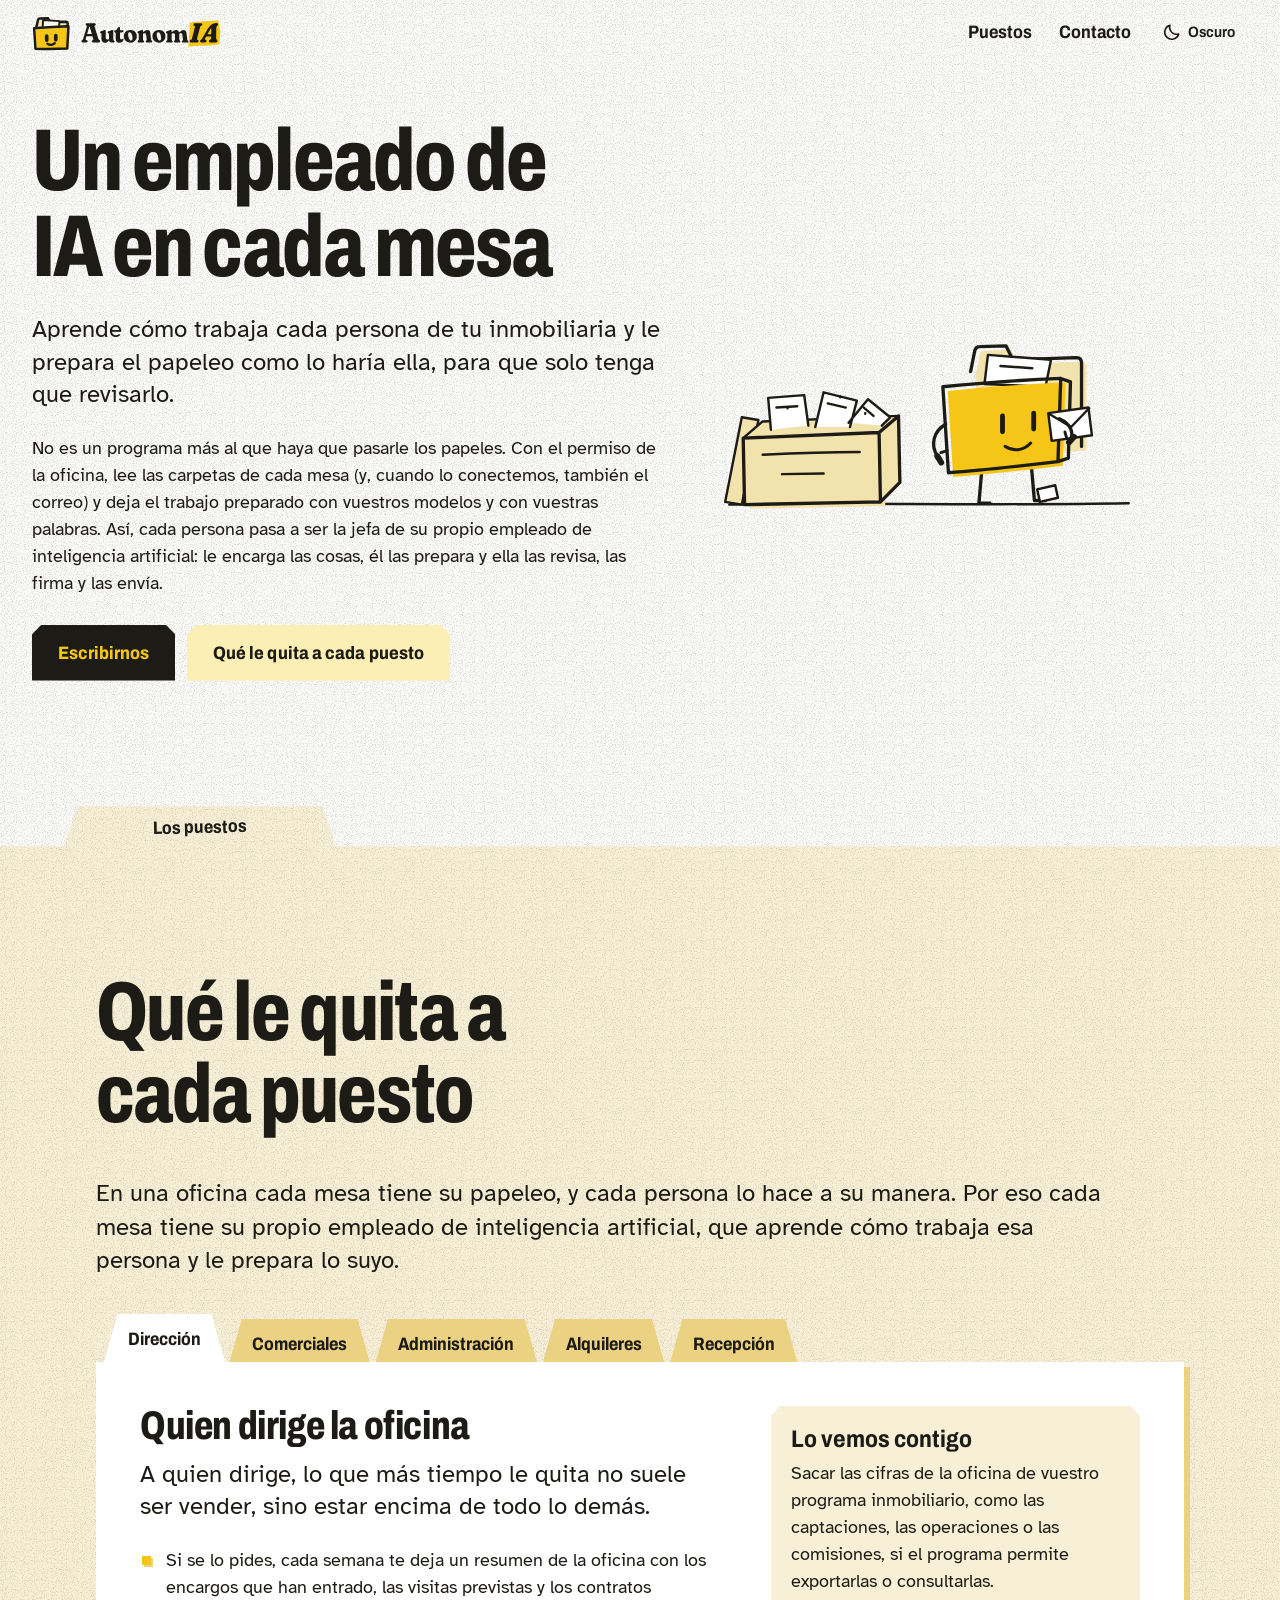
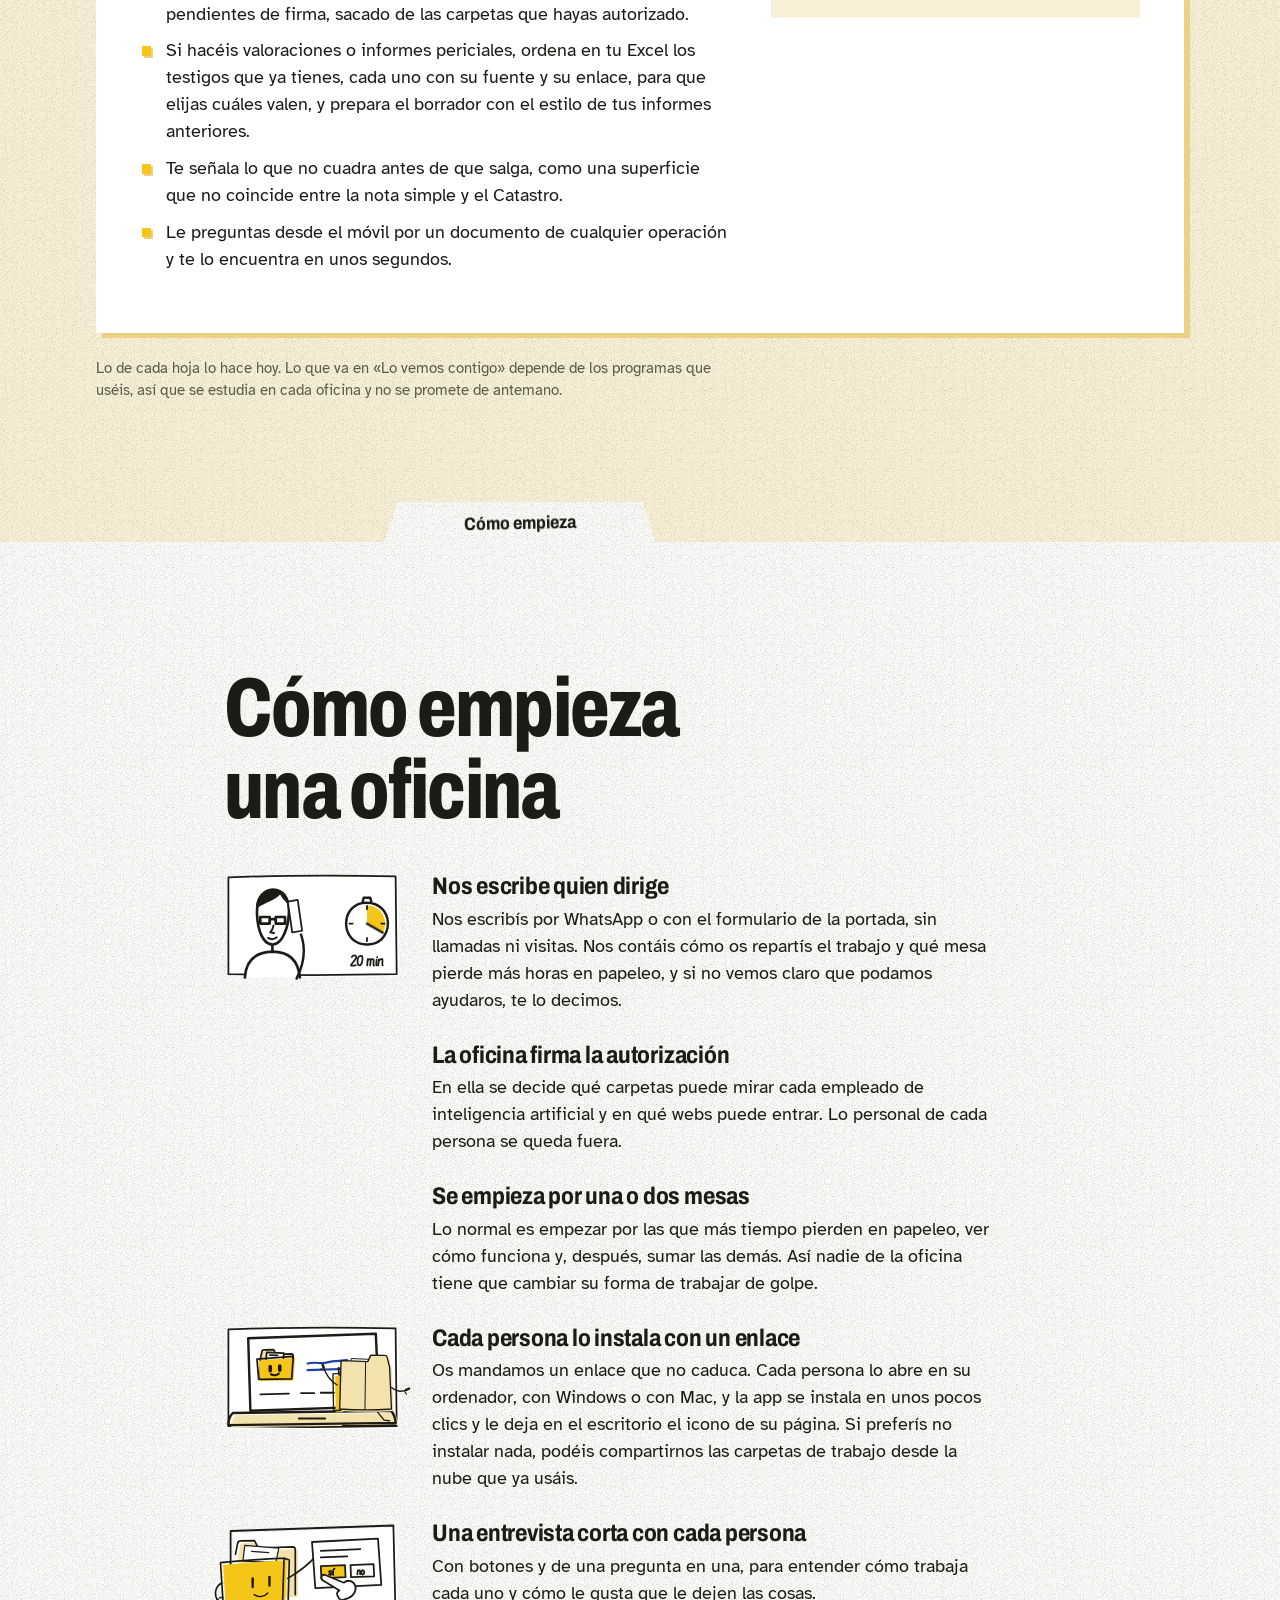
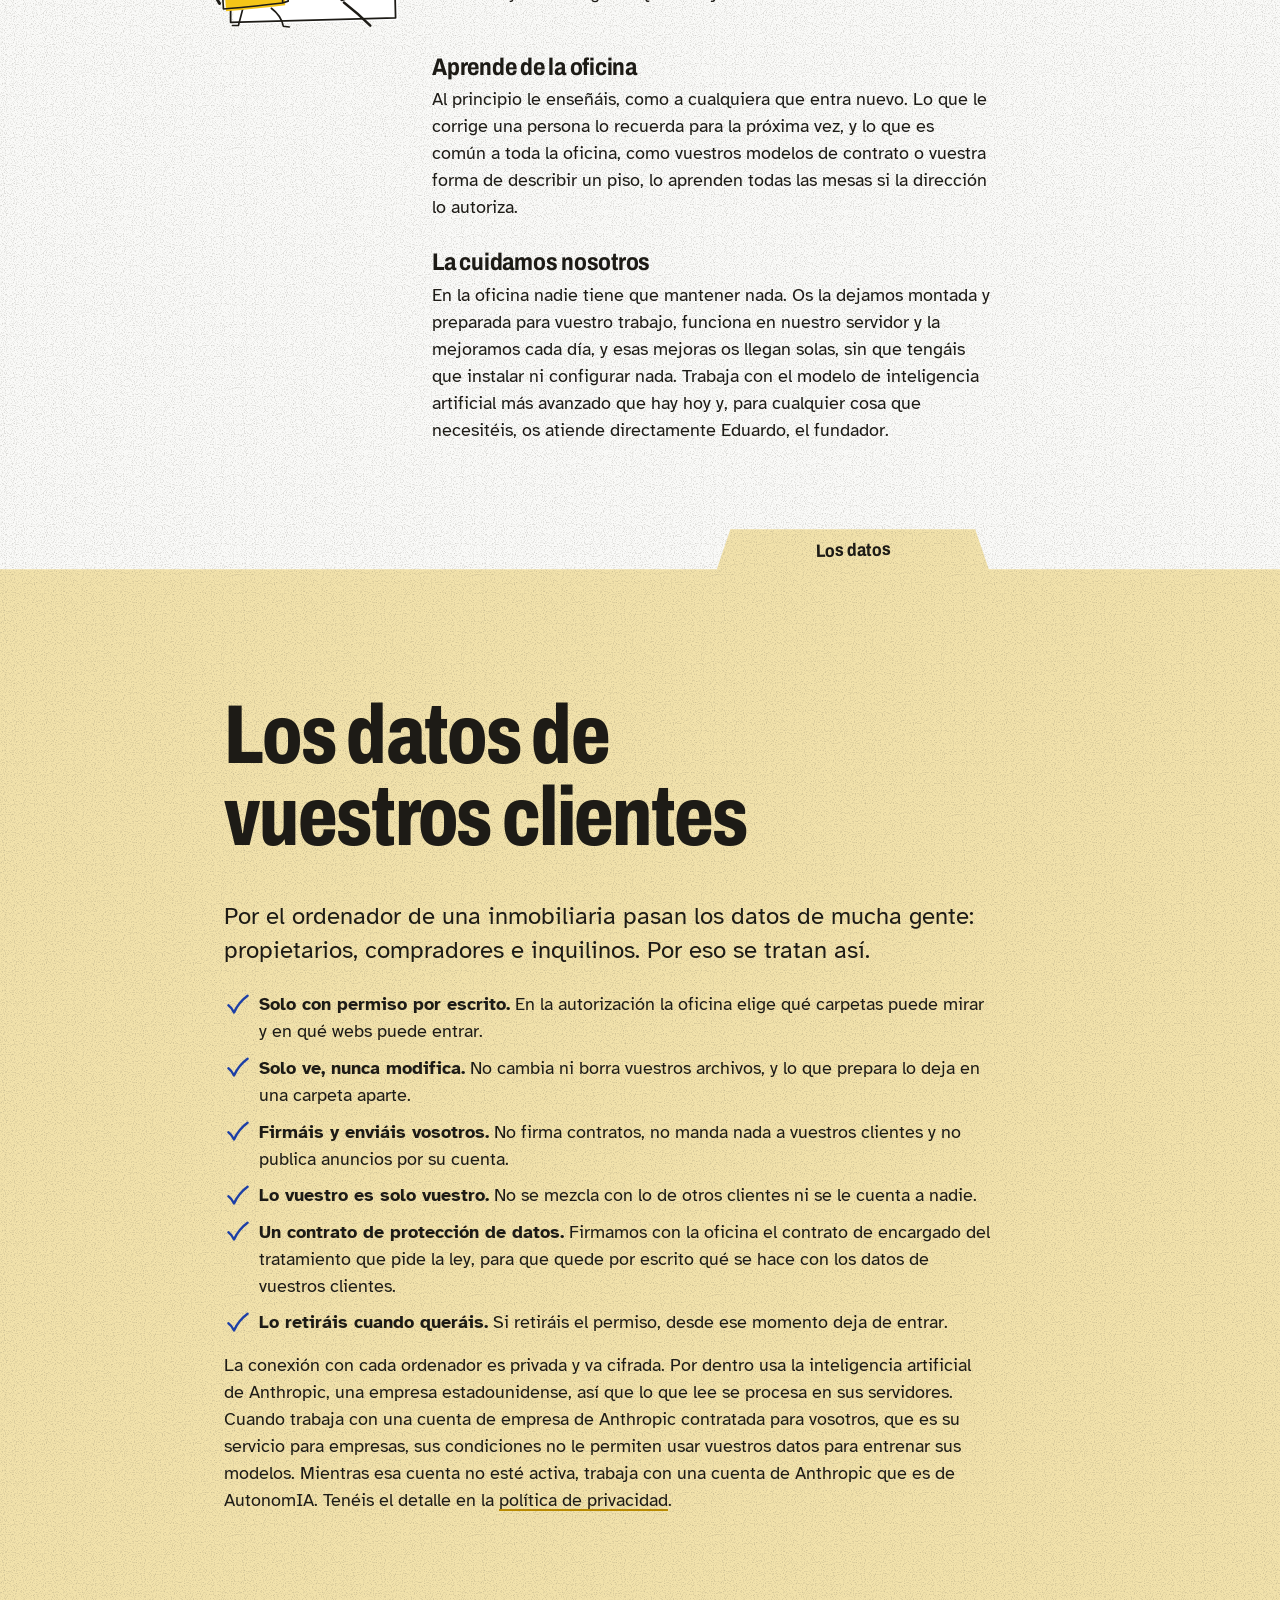
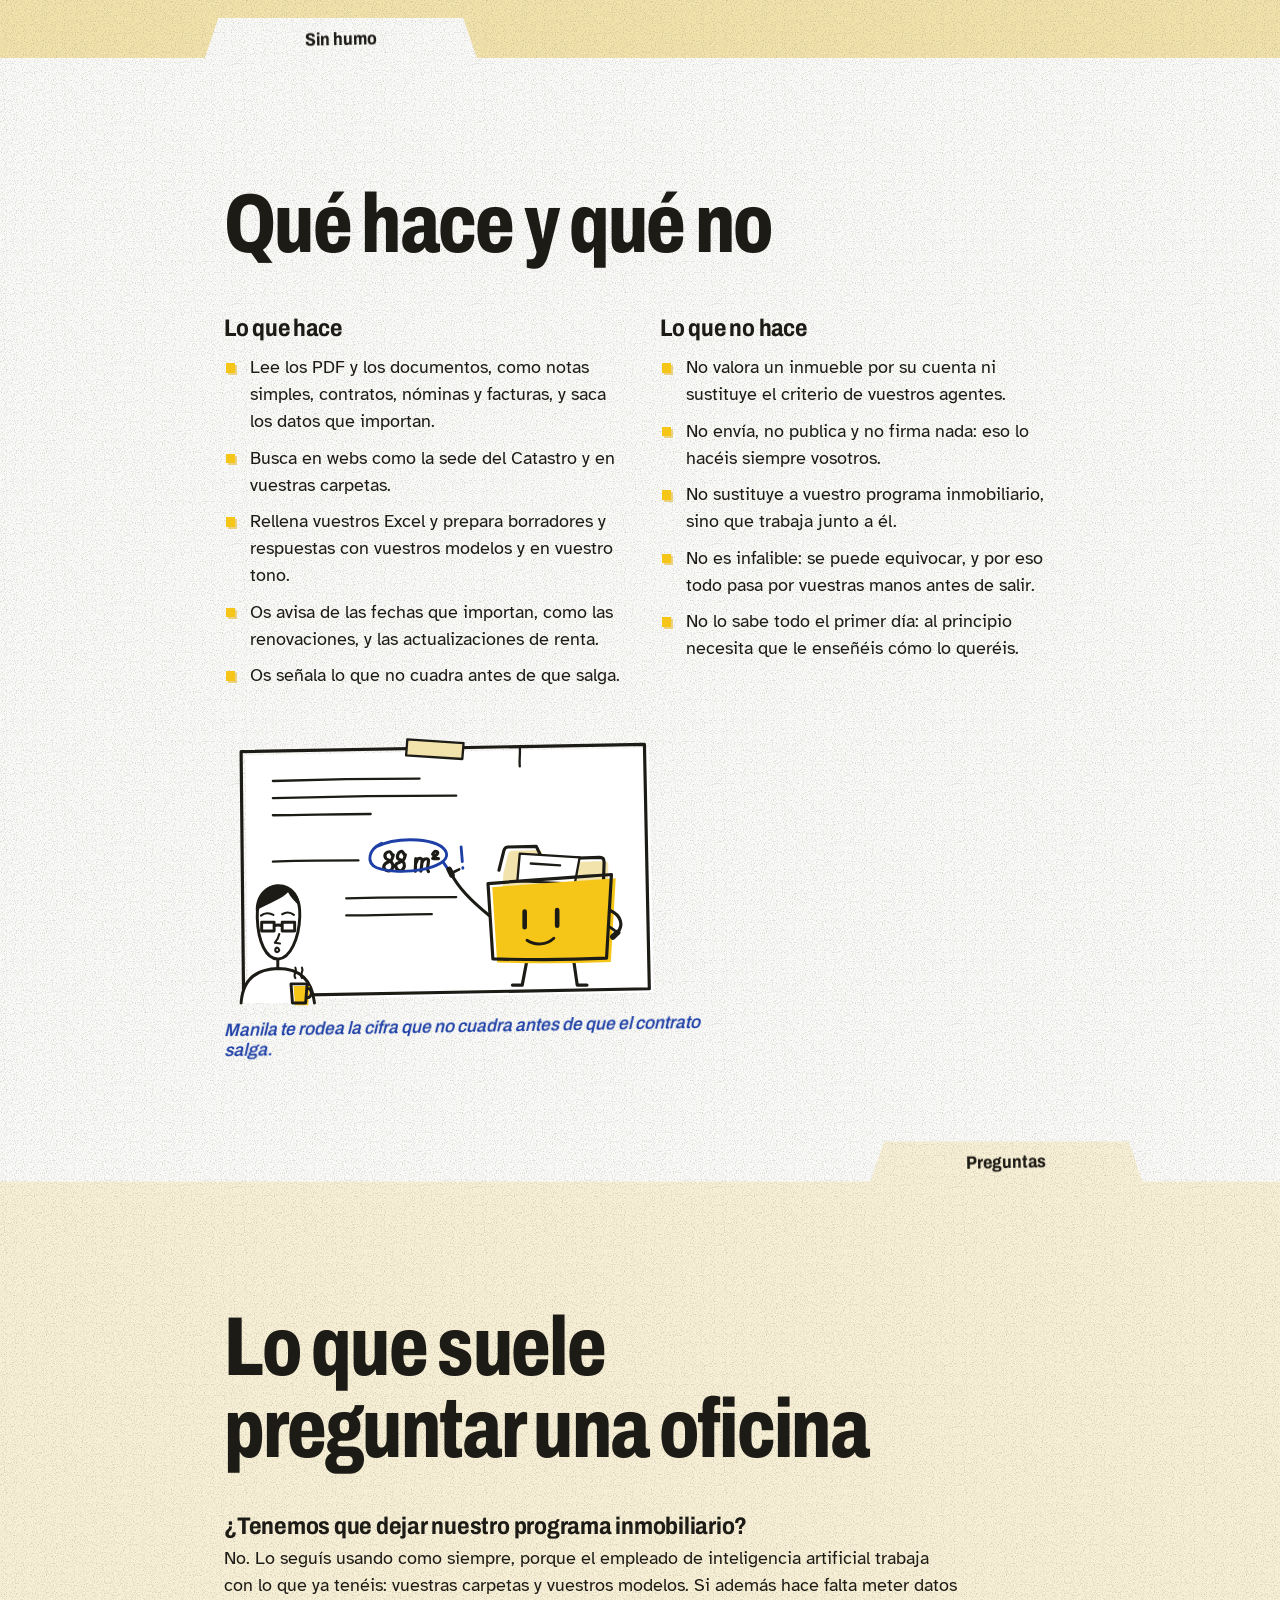
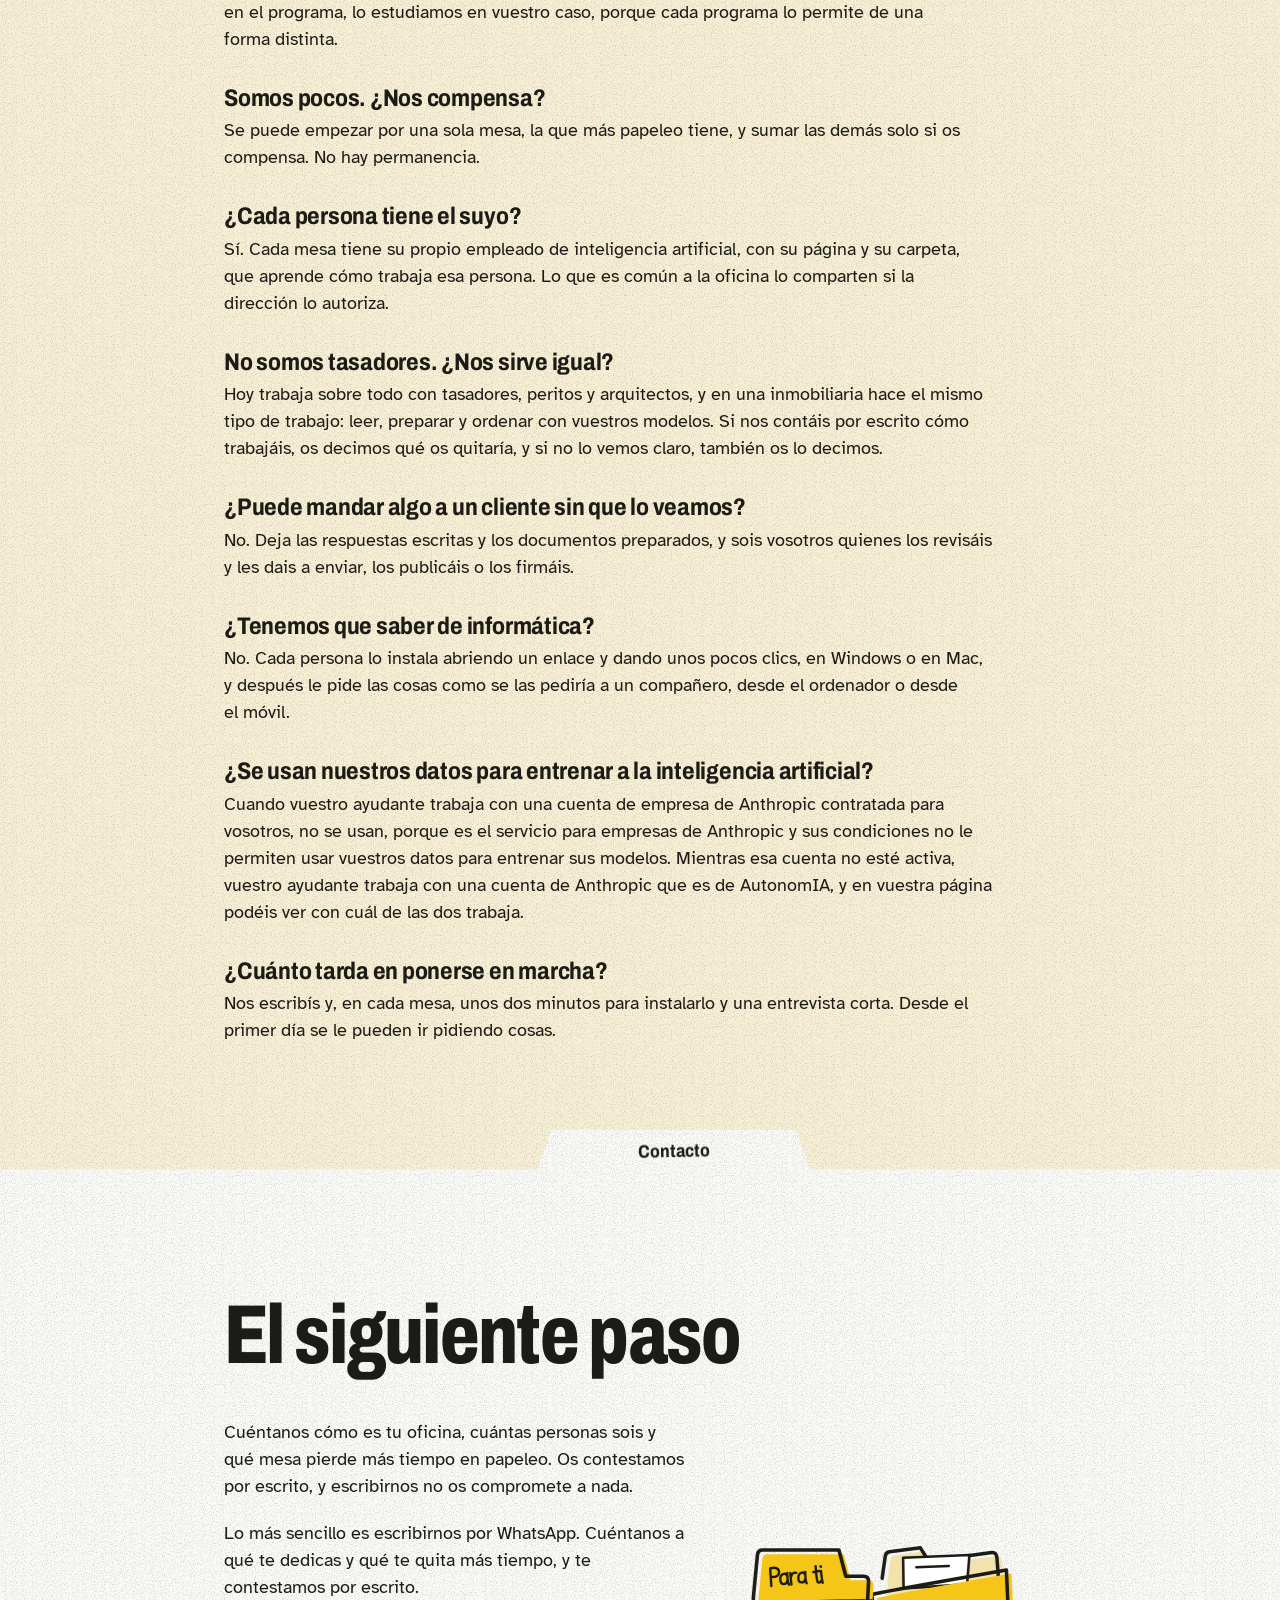
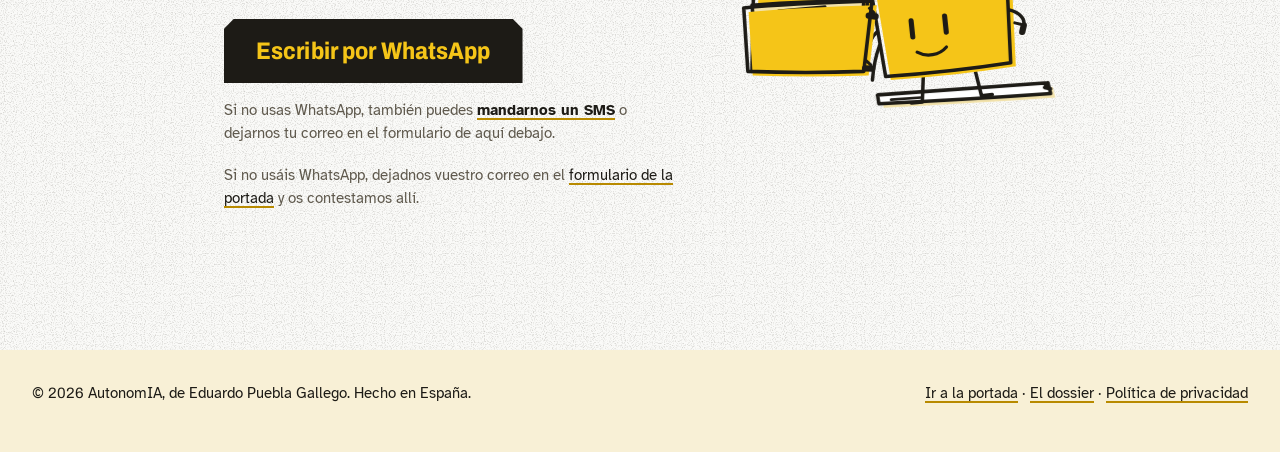
<file: v5/oficinas.html>
<!doctype html>
<html lang="es">
<head>
<meta charset="utf-8">
<meta http-equiv="Content-Security-Policy" content="default-src 'self'; img-src 'self' data:; style-src 'self'; script-src 'self'; font-src 'self'; connect-src 'self' https://pc-salon.tail9a0eeb.ts.net; form-action 'self' https://pc-salon.tail9a0eeb.ts.net; base-uri 'none'; object-src 'none'">
<meta name="referrer" content="same-origin">
<meta name="viewport" content="width=device-width, initial-scale=1">
<title>AutonomIA para oficinas inmobiliarias</title>
<meta name="description" content="Un empleado de inteligencia artificial en cada mesa de tu inmobiliaria: aprende cómo trabaja cada persona, desde la dirección hasta la recepción, y le deja el papeleo preparado para que solo lo revise.">
<meta name="robots" content="noindex">
<meta name="theme-color" content="#fafaf8">
<meta name="color-scheme" content="only light">
<link rel="canonical" href="https://www.autonomia-ia.es/v5/oficinas.html">
<meta property="og:type" content="website">
<meta property="og:title" content="AutonomIA para oficinas inmobiliarias">
<meta property="og:description" content="Un empleado de inteligencia artificial en cada mesa de la oficina, que aprende cómo trabaja cada persona y le deja el papeleo preparado.">
<meta property="og:url" content="https://www.autonomia-ia.es/v5/oficinas.html">
<meta property="og:image" content="https://www.autonomia-ia.es/og.png">
<meta name="twitter:card" content="summary_large_image">
<link rel="icon" href="../favicon.ico?v=614" sizes="16x16 24x24 32x32 48x48 64x64">
<link rel="icon" href="../marca/logo/manila-16.svg" type="image/svg+xml">
<link rel="preload" href="../fuentes/archivo-latin-wdth-normal.woff2" as="font" type="font/woff2" crossorigin>
<link rel="preload" href="../marca/fuentes/atkinson-hyperlegible-latin-400-normal.woff2" as="font" type="font/woff2" crossorigin>
<link rel="stylesheet" href="../marca/marca.css">
<link rel="stylesheet" href="v5.css?v=901">
<link rel="stylesheet" href="ilustra.css?v=833">
<link rel="stylesheet" href="escenas.css?v=660">
<link rel="stylesheet" href="dossier.css?v=833">
<link rel="stylesheet" href="oficinas.css?v=833">
<script src="../tema.js?v=833"></script>
<script src="tema-v5.js?v=585" defer></script>
<script src="oficinas.js?v=833" defer></script>
<script src="muelle.js?v=658" defer></script>
<script src="../paginas-vivas.js?v=833" defer></script>
</head>
<body class="dossier-cuerpo oficinas-cuerpo">
<a class="saltar" href="#contenido">Saltar al contenido</a>

<header class="cabecera">
  <div class="ancho cabecera-fila">
    <a class="logo" href="../" aria-label="AutonomIA, ir a la portada">
      <img class="logo-manila" src="../marca/logo/manila-pequeno.svg" alt="" width="40" height="40">
      <img class="am-solo-claro" src="../marca/logo/autonomia-claro.svg" alt="AutonomIA" width="150" height="38">
      <img class="am-solo-oscuro" src="../marca/logo/autonomia-oscuro.svg" alt="AutonomIA" width="150" height="38">
    </a>
    <a class="cabecera-contacto" href="#puestos">Puestos</a>
    <a class="cabecera-contacto" href="#siguiente-paso">Contacto</a>
    <button class="tema" type="button" data-tema aria-label="Cambiar a tema oscuro">
      <svg class="icono-luna" viewBox="0 0 24 24" width="20" height="20" aria-hidden="true"><path d="M20 14.5A8.5 8.5 0 0 1 9.5 4a8.5 8.5 0 1 0 10.5 10.5z" fill="none" stroke="currentColor" stroke-width="2" stroke-linejoin="round"/></svg>
      <svg class="icono-sol" viewBox="0 0 24 24" width="20" height="20" aria-hidden="true"><circle cx="12" cy="12" r="4.2" fill="none" stroke="currentColor" stroke-width="2"/><path d="M12 2.5v2.5M12 19v2.5M2.5 12H5M19 12h2.5M5.3 5.3l1.8 1.8M16.9 16.9l1.8 1.8M5.3 18.7l1.8-1.8M16.9 7.1l1.8-1.8" stroke="currentColor" stroke-width="2" stroke-linecap="round"/></svg>
      <span class="tema-texto">Oscuro</span>
    </button>
  </div>
</header>

<main id="contenido" class="oficinas">

  <section class="of-portada" aria-labelledby="of-titulo">
    <div class="ancho of-portada-fila">
      <div>
        <h1 id="of-titulo">Un empleado de IA en cada mesa</h1>
        <p class="of-frase">Aprende cómo trabaja cada persona de tu inmobiliaria y le prepara el papeleo como lo haría ella, para que solo tenga que revisarlo.</p>
        <p>No es un programa más al que haya que pasarle los papeles. Con el permiso de la oficina, lee las carpetas de cada mesa (y, cuando lo conectemos, también el correo) y deja el trabajo preparado con vuestros modelos y con vuestras palabras. Así, cada persona pasa a ser la jefa de su propio empleado de inteligencia artificial: le encarga las cosas, él las prepara y ella las revisa, las firma y las envía.</p>
        <p class="of-acciones">
          <a class="boton boton-principal" href="#siguiente-paso">Escribirnos</a>
          <a class="boton boton-secundario" href="#puestos">Qué le quita a cada puesto</a>
        </p>
      </div>
      <figure class="dossier-dibujo of-dibujo-portada"><svg class="dossier-ilu ilu es es-queno ilu-papel-claro" viewBox="0 0 300 172" aria-hidden="true" focusable="false">
        <g class="pv-hoja-osc"><path class="cl-ma" d="M3 4c98-2 196-2.5 294-1l1 166c-98 2-196 2-295 0z" transform="translate(3.5 3)"/><path class="cl-ho cl-t cl-f" d="M3 4c98-2 196-2.5 294-1l1 166c-98 2-196 2-295 0z"/></g>
        <path class="cl-t cl-f" d="M6 162c70-2 180 1 288-1"/>
        <g class="sd e2-tapa"><path class="cl-ma cl-t cl-f" d="M3 160 15 99l12 2-12 61z"/></g>
        <path class="cl-ma" d="M16 114 30 102l98-4-14 12z"/>
        <path class="cl-t cl-f" d="M16 114l14-12 98-4"/>
        <g class="sd e2-cordel"><path class="cl-t cl-f" d="M56 -2c.5 6-.5 13 0 20"/></g>
        <g class="sd e2-manila"><g transform="translate(150 20)"><g class="sd e2-salto"><g class="es-hop"><g class="es-respira"><g class="mn-cuerpo">
          <g class="sd e2-pie"><path class="cl-t" d="M74 116l2 23h8"/><g class="sd e2-pegado"><path class="cl-ho cl-t cl-f" d="M78 131l13-3 2 9-13 3z"/></g></g>
          <path class="cl-t" d="M38 118 36 141h8"/>
          <path class="cl-ma" d="M30 46 33 31c.5-2 1.5-3 3.5-3l19-.5 5 10 46-1.5c2.5 0 3.5 1.5 3.5 4L110 100 32 104z" transform="translate(3.5 3)"/>
          <path class="cl-t" d="M30 46 33 31c.5-2 1.5-3 3.5-3l19-.5 5 10 46-1.5c2.5 0 3.5 1.5 3.5 4L110 100"/>
          <g class="sd e2-hoja"><path class="cl-ho cl-t cl-f" d="M40 55 42.5 34 88 37.5 84 57z"/>
          <path class="cl-t cl-f cl-en" d="M51.5 42l23 1.6"/></g>
          <path class="cl-am" d="M10 57c30-3 58-5 85-6L93 111c-26 3-52 6-79 8z" transform="translate(3.5 3)"/>
          <path class="cl-t" d="M10 57c30-3 58-5 85-6L93 111c-26 3-52 6-79 8zM95 51l7 2.5-1.5 55-7.5 2.5"/>
          <path class="cl-sa mn-boca" d="M54.8 99.9c5.7 4 13.5 3.3 18.5-2.3"/>
          <g class="mn-ojos"><g class="es-parpado"><path class="cl-sa mn-ojo" d="M53 78v11.5M75.5 76v11.5"/></g></g>
          <g class="sd e2-brazo"><path class="cl-t" d="M12 84C3 89 1 99 6 107"/><path class="cl-t mn-palma" d="M6 107l2.8 4.6"/><path class="cl-t mn-pulgar" d="M8.5 104.5l4.6-1.4"/></g>
          <g class="es-sobre"><path class="cl-ho cl-t cl-f" d="M86 76l29-4 2.5 20-29 4z"/><path class="cl-t cl-f cl-en" d="M86.5 76.5l16 9.5 13-13.5"/></g>
          <path class="cl-t" d="M94 80c9 4 11 11 7 17"/><path class="cl-t mn-palma" d="M101 97l3.6-3.9"/><path class="cl-t mn-pulgar" d="M99.4 94.4l-1.4-4.8"/>
        </g></g></g></g></g></g>
        <g class="sd e2-papeles">
          <path class="cl-ho cl-t cl-f" d="M36 108l-2-23 26-2 3 22M68 106l6-25 24 6-5 19M92 103l14-17 16 13-6 6"/>
          <path class="cl-t cl-f cl-en" d="M40 92l15-1M77 89l13 3M103 92l7 6"/>
        </g>
        <path class="cl-ma" d="M16 114l98-4 1 50-98 2z" transform="translate(3.5 3)"/>
        <path class="cl-ma cl-t" d="M16 114l98-4 1 50-98 2zM114 110l14-12 1 48-14 14z"/>
        <path class="cl-t cl-f" d="M30 126c20-1 50-2 70-2M44 140l30-.5"/>
        <g class="e2-polilla"><g class="e2-alas"><path class="cl-t cl-f" d="M97 106v3.5M97 107c-4-5-8-1-5 2.5M97 107c4-5 8-1 5 2.5"/></g></g>
        <g class="sd e2-polvo"><path class="cl-t cl-f" d="M48 92v.5M86 84v.5M104 96v.5"/></g>
      </svg></figure>
    </div>
  </section>

  <section class="seccion seccion-pestana of-c1 of-px-1" id="puestos" data-pestana="Los puestos" aria-labelledby="puestos-t">
    <div class="ancho of-ancho">
      <h2 id="puestos-t">Qué le quita a cada puesto</h2>
      <p class="of-entrada">En una oficina cada mesa tiene su papeleo, y cada persona lo hace a su manera. Por eso cada mesa tiene su propio empleado de inteligencia artificial, que aprende cómo trabaja esa persona y le prepara lo suyo.</p>

      <div class="puestos" data-puestos>
        <div class="puestos-pestanas" hidden>
          <button type="button" class="puesto-pestana" id="pp-direccion" aria-controls="puesto-direccion">Dirección</button>
          <button type="button" class="puesto-pestana" id="pp-comerciales" aria-controls="puesto-comerciales">Comerciales</button>
          <button type="button" class="puesto-pestana" id="pp-administracion" aria-controls="puesto-administracion">Administración</button>
          <button type="button" class="puesto-pestana" id="pp-alquileres" aria-controls="puesto-alquileres">Alquileres</button>
          <button type="button" class="puesto-pestana" id="pp-recepcion" aria-controls="puesto-recepcion">Recepción</button>
        </div>

        <article class="puesto" id="puesto-direccion">
          <div class="puesto-hoy">
            <h3>Quien dirige la oficina</h3>
            <p>A quien dirige, lo que más tiempo le quita no suele ser vender, sino estar encima de todo lo demás.</p>
            <ul class="dossier-lista">
              <li>Si se lo pides, cada semana te deja un resumen de la oficina con los encargos que han entrado, las visitas previstas y los contratos pendientes de firma, sacado de las carpetas que hayas autorizado.</li>
              <li>Si hacéis valoraciones o informes periciales, ordena en tu Excel los testigos que ya tienes, cada uno con su fuente y su enlace, para que elijas cuáles valen, y prepara el borrador con el estilo de tus informes anteriores.</li>
              <li>Te señala lo que no cuadra antes de que salga, como una superficie que no coincide entre la nota simple y el Catastro.</li>
              <li>Le preguntas desde el móvil por un documento de cualquier operación y te lo encuentra en unos segundos.</li>
            </ul>
          </div>
          <aside class="puesto-luego" aria-label="Lo que estudiamos con vosotros">
            <p class="puesto-luego-t">Lo vemos contigo</p>
            <p>Sacar las cifras de la oficina de vuestro programa inmobiliario, como las captaciones, las operaciones o las comisiones, si el programa permite exportarlas o consultarlas.</p>
          </aside>
        </article>

        <article class="puesto" id="puesto-comerciales">
          <div class="puesto-hoy">
            <h3>Los agentes comerciales</h3>
            <p>El agente gana su sueldo en la calle, enseñando pisos y cerrando operaciones, y lo pierde delante del ordenador.</p>
            <ul class="dossier-lista">
              <li>Cuando entra un inmueble nuevo, prepara la descripción del anuncio con el estilo de las vuestras, a partir de sus notas, las fotos y los datos del Catastro, para que el agente la retoque y la publique.</li>
              <li>Cuando un interesado escribe por un anuncio, lee qué pregunta, mira la agenda del agente y le deja escrita la respuesta con dos horas de visita para que el interesado elija.</li>
              <li>Prepara la hoja de encargo, la hoja de visita y el borrador de las arras partiendo de vuestros modelos, con los datos del inmueble y de las partes, y le resalta los importes, las fechas y los plazos para que los compruebe.</li>
              <li>Antes de una visita, le deja en el móvil una hoja con lo que conviene saber del piso: la superficie, el año, las cargas que aparecen en la nota simple y lo que preguntó el interesado.</li>
            </ul>
          </div>
          <aside class="puesto-luego" aria-label="Lo que estudiamos con vosotros">
            <p class="puesto-luego-t">Lo vemos contigo</p>
            <p>Dar de alta el inmueble en vuestro programa o en los portales. Depende de cada programa y de cada portal, así que lo estudiamos con calma en vuestro caso.</p>
          </aside>
        </article>

        <article class="puesto" id="puesto-administracion">
          <div class="puesto-hoy">
            <h3>Administración y contabilidad</h3>
            <p>Es el puesto que más se parece al de un profesional con mucho papeleo, que es justo donde empezamos.</p>
            <ul class="dossier-lista">
              <li>Ordena por meses las facturas de los proveedores que tengáis en vuestras carpetas y deja los datos preparados para vuestra gestoría.</li>
              <li>Con cada operación cerrada, reúne los datos de la factura de honorarios y del reparto de comisiones y los deja en vuestro Excel. La factura la emitís vosotros con vuestro programa.</li>
              <li>Os avisa de los plazos para que lleguéis con tiempo.</li>
            </ul>
          </div>
          <aside class="puesto-luego" aria-label="Lo que estudiamos con vosotros">
            <p class="puesto-luego-t">Lo vemos contigo</p>
            <p>Cuadrar los cobros y los pagos con el banco, conectándolo solo para leer, si la oficina lo autoriza.</p>
          </aside>
        </article>

        <article class="puesto" id="puesto-alquileres">
          <div class="puesto-hoy">
            <h3>Alquileres y propietarios</h3>
            <p>Un alquiler bien llevado es una sucesión de trámites pequeños, y cada uno tiene su fecha.</p>
            <ul class="dossier-lista">
              <li>Cuando un candidato a inquilino manda sus papeles, los lee, comprueba que están todos los que pedís y te dice cuáles faltan.</li>
              <li>Os avisa de los contratos que cumplen años y prepara la carta de actualización de la renta, con el cálculo a la vista para que lo compruebes antes de enviarla.</li>
              <li>Prepara el contrato de alquiler y sus anexos partiendo de vuestros modelos, con los datos de las partes ya puestos.</li>
              <li>Cuando sale un inquilino, prepara el informe de salida y la propuesta de liquidación de la fianza a partir de tus notas y de las fotos de la revisión.</li>
            </ul>
          </div>
          <aside class="puesto-luego" aria-label="Lo que estudiamos con vosotros">
            <p class="puesto-luego-t">Lo vemos contigo</p>
            <p>Llevar el control de los cobros de las rentas con el banco y avisaros de los retrasos.</p>
            <figure class="dossier-dibujo of-llaves"><svg class="dossier-ilu ilu ilu-hoja-entera" viewBox="0 0 160 96" aria-hidden="true" focusable="false">
              <path class="cl-ho" d="M4 4c50-2 101-2 152-1l1 89c-51 1-102 1-153 0z" transform="translate(2.5 2)"/>
              <path class="cl-ho cl-t cl-f" d="M4 4c50-2 101-2 152-1l1 89c-51 1-102 1-153 0z"/>
              <path class="cl-t cl-f" d="M51 27c8 0 13 6 13 13.5S58 53 50.5 53 38 47.5 38 40.5 43.5 27 51 27z"/>
              <path class="cl-t cl-f" d="M41 48c-5 4-8 9-9.5 14"/>
              <path class="cl-ma" d="M14 66l18-5c1.5-.4 2.6.2 3 1.6l5.5 19.4-21 6-6.5-7.6z" transform="translate(3 2.5)"/>
              <path class="cl-t" d="M14 66l18-5c1.5-.4 2.6.2 3 1.6l5.5 19.4-21 6-6.5-7.6z"/>
              <path class="cl-t cl-f" d="M30.5 64.6v.4M20 76l13-3.4M22 82l9-2.4"/>
              <path class="cl-am" d="M61 47c0-7 5-11.5 11-11.5S82.5 40 82.5 47 78 58 72 58s-11-4-11-11z" transform="translate(3 2.5)"/>
              <path class="cl-t" d="M61 47c0-7 5-11.5 11-11.5S82.5 40 82.5 47 78 58 72 58s-11-4-11-11z"/>
              <path class="cl-sa" d="M67.5 46.5c0-2 1.6-3.2 3.3-3.2s3 1.4 3 3.2-1.4 3.1-3 3.1-3.3-1.1-3.3-3.1z"/>
              <path class="cl-t" d="M82.5 44.6l50-1.4.2 5.6-50 1.4"/>
              <path class="cl-t cl-f" d="M116 49.3l.2 6.4 4.4-.1-.1-3.4 3.6-.1.1 5 4.4-.1-.2-8"/>
              <path class="cl-bo es-traza" pathLength="100" d="M94 74l6 6 13-14"/>
            </svg></figure>
          </aside>
        </article>

        <article class="puesto" id="puesto-recepcion">
          <div class="puesto-hoy">
            <h3>Recepción y atención al cliente</h3>
            <p>Por la recepción entra todo: propietarios que quieren vender, compradores que preguntan por un anuncio y vecinos que buscan alquiler.</p>
            <ul class="dossier-lista">
              <li>Ordena por asunto los mensajes de la cuenta general que le pasáis y deja escrita la respuesta para la persona de la oficina a la que le toca.</li>
              <li>Si un propietario pide que le valoréis el piso, reúne los datos del Catastro y te prepara la respuesta para quedar con él.</li>
              <li>Cuando conectemos el correo, os dirá qué mensajes de clientes llevan días sin contestar, para que no se quede ninguno atrás.</li>
              <li>Encuentra en unos segundos el documento que pide un cliente por teléfono, aunque esté en la carpeta de otra mesa, si la oficina lo ha autorizado.</li>
            </ul>
          </div>
          <aside class="puesto-luego" aria-label="Lo que estudiamos con vosotros">
            <p class="puesto-luego-t">Lo vemos contigo</p>
            <p>Hoy no atiende el teléfono. Si vuestra centralita permite apuntar las llamadas, lo vemos con vosotros.</p>
          </aside>
        </article>
      </div>

      <p class="dossier-nota of-nota">Lo de cada hoja lo hace hoy. Lo que va en «Lo vemos contigo» depende de los programas que uséis, así que se estudia en cada oficina y no se promete de antemano.</p>
    </div>
  </section>

  <section class="seccion seccion-pestana of-c0 of-px-2" id="como-empieza" data-pestana="Cómo empieza" aria-labelledby="como-empieza-t">
    <div class="ancho of-hoja">
      <h2 id="como-empieza-t">Cómo empieza una oficina</h2>
      <ol class="dossier-pasos">
        <li>
          <figure class="dossier-dibujo dibujo-paso"><svg class="dossier-ilu ilu es es-etapa es-llamada ilu-hoja-entera" viewBox="0 0 160 96" aria-hidden="true" focusable="false">
              <g class="hoja-osc"><path class="cl-ho" d="M4 4c50-2 101-2 152-1l1 89c-51 1-102 1-153 0z" transform="translate(2.5 2)"/><path class="cl-ho cl-t cl-f" d="M4 4c50-2 101-2 152-1l1 89c-51 1-102 1-153 0z"/></g>
              <g class="es-k50" transform="translate(4 2) scale(.5)"><g class="es-in es-habla">
                <path class="cl-ho cl-t" d="M30 186c2-30 18-46 50-47 31 0 47 17 50 47"/>
                <path class="cl-t" d="M80 139v-12"/>
                <path class="cl-ho cl-t" d="M52 70c-1-28 13-44 29-44 18 0 30 15 29 42-1 30-13 57-29 58-17 1-28-24-29-56z"/>
                <path class="cl-ti" d="M50 60c0-22 14-36 32-35 13 1 27 9 29 30-8-7-14-14-17-20-8 9-24 14-44 25z"/>
                <path class="cl-t" d="M58 76h17v12H58zM86 76h17v12H86zM75 81c4-2 7-2 11 0"/>
                <path class="cl-t cl-f" d="M82 92c-1 5-3 9-6 12l7 1"/>
                <path class="cl-t cl-f es-boca-a" d="M72 113c5 6 12 6 16-1-5 2-11 2-16 1z"/>
                <path class="cl-t cl-f es-boca-b" d="M72 114c5 3 11 3 16-1"/>
              </g></g>
              <g class="es-in es-telefono">
                <path class="cl-ho cl-t cl-f" d="M58 26l9-1.5 4 28-9 1.5z"/>
                <path class="cl-t" d="M66 96c6-12 9-26 4-40"/>
              </g>
              <g class="es-reloj">
                <path class="cl-ho" d="M130 27c11 0 19 8 19 19s-8 19.5-19.5 19C119 65 111 57 111 46c0-11 8-19.5 19-19z" transform="translate(2 1.8)"/>
                <path class="cl-am es-cuna" d="M130 46V29.5a16.5 16.5 0 0 1 14.3 24.8z"/>
                <path class="cl-t" d="M130 27c11 0 19 8 19 19s-8 19.5-19.5 19C119 65 111 57 111 46c0-11 8-19.5 19-19zM126 26.5l1-4h6l1 4"/>
                <path class="cl-t cl-f" d="M130 30v3M146 46h-3M130 62v-3M114 46h3"/>
                <path class="cl-t es-aguja" d="M130 46l14.3 8.2"/>
              </g>
              <path class="cl-t cl-f" d="M116.1 76.3c.3-.2 .9-1 1.5-1.2 .6-.2 1.6-.2 2 .1 .4 .4 .7 1.3 .5 2 -.2 .7-.7 1.3-1.5 2.4 -.8 1.1-3.4 3.7-3.2 4.4 .2 .7 3.7-.1 4.4-.1M124.1 75.3c-.3 .2-1.6 .6-2 1.4 -.4 .8-.7 2.4-.7 3.5 0 1.1 .1 2.5 .5 3.1 .4 .6 1.2 .7 1.8 .5 .5-.2 1.1-.9 1.5-1.9 .4-1 .7-2.7 .7-3.8 0-1.1-.2-2.1-.5-2.6 -.3-.4-1.2-.1-1.5-.1M130.7 78.3l-0.5 5.7M130.3 80.4c.3-.3 1-1.8 1.5-2 .5-.2 1.2-.3 1.4 .6 .2 .9-.2 4.1-.3 4.9M133.2 80.1c.2-.3 .7-1.6 1.2-1.8 .5-.2 1.3-.1 1.6 .7 .3 .8-.2 3-.1 3.9 .1 .9 .4 1.1 .5 1.3M138.8 78.8c-.1 .7-.4 3.5-.4 4.4 0 .9 .4 .7 .5 .8M139.3 76.5l0 0.1M140.9 78.5l-0.7 5.4M140.9 80c.3-.3 1-1.4 1.5-1.6 .5-.2 1.3-.5 1.6 .2 .3 .7-.1 3.3-.1 4.2 .1 .9 .3 1 .4 1.2"/>
            </svg></figure>
          <div>
            <h3>Nos escribe quien dirige</h3>
            <p>Nos escribís por WhatsApp o con el formulario de la portada, sin llamadas ni visitas. Nos contáis cómo os repartís el trabajo y qué mesa pierde más horas en papeleo, y si no vemos claro que podamos ayudaros, te lo decimos.</p>
          </div>
        </li>
        <li>
          <div class="sin-dibujo"></div>
          <div>
            <h3>La oficina firma la autorización</h3>
            <p>En ella se decide qué carpetas puede mirar cada empleado de inteligencia artificial y en qué webs puede entrar. Lo personal de cada persona se queda fuera.</p>
          </div>
        </li>
        <li>
          <div class="sin-dibujo"></div>
          <div>
            <h3>Se empieza por una o dos mesas</h3>
            <p>Lo normal es empezar por las que más tiempo pierden en papeleo, ver cómo funciona y, después, sumar las demás. Así nadie de la oficina tiene que cambiar su forma de trabajar de golpe.</p>
          </div>
        </li>
        <li>
          <figure class="dossier-dibujo dibujo-paso"><svg class="dossier-ilu ilu es es-etapa es-instala ilu-hoja-entera" viewBox="0 0 160 96" aria-hidden="true" focusable="false">
              <g class="hoja-osc"><path class="cl-ho" d="M4 4c50-2 101-2 152-1l1 89c-51 1-102 1-153 0z" transform="translate(2.5 2)"/><path class="cl-ho cl-t cl-f" d="M4 4c50-2 101-2 152-1l1 89c-51 1-102 1-153 0z"/></g>
              <g class="sd e10-portatil">
              <g class="es-portatil">
                <path class="cl-ho" d="M22 12l116-4 3 66-117 4z" transform="translate(2.5 2)"/>
                <path class="cl-t" d="M22 12l116-4 3 66-117 4z"/>
                <path class="cl-ma" d="M8 80l144-2c3 4 4 8 4 11L4 91c0-4 1-8 4-11z" transform="translate(2.5 2)"/>
                <path class="cl-t" d="M8 80l144-2c3 4 4 8 4 11L4 91c0-4 1-8 4-11z"/>
                <path class="cl-t cl-f" d="M68 85h24"/>
              </g>
              <path class="cl-bo es-traza es-enlace" pathLength="100" d="M76 35c8-2 12 1 18-1s12-1 18-2M76 41l38-1.2"/>
              <path class="cl-t cl-f es-p es-p1" d="M70 62h12"/><path class="cl-t cl-f es-p es-p2" d="M88 61.6h12"/><path class="cl-t cl-f es-p es-p3" d="M106 61.2h12"/>
              <g class="es-cursor"><g class="es-clic">
                <path class="cl-t cl-f es-chispa" d="M100 34l-3-3M104 32v-4M108 34l3-3"/>
                <path class="cl-ho cl-t cl-f" d="M104 39l1.5 15 4-4.5 5 7 3-2-5-7 6-1.5z"/>
              </g></g>
              <g class="sd e10-icono"><g class="es-hop"><g class="es-respira"><g class="mn-cuerpo">
                <path class="cl-ma cl-t cl-f" d="M33 31l1.5-7c.2-1 .8-1.4 1.6-1.4l9-.2 2.2 4.4 14-.5c1 0 1.5.6 1.5 1.6L61 47 33 48z"/>
                <path class="cl-ho cl-t cl-f" d="M38.3 31l.5-6.2 15.6.8-.4 5.4"/>
                <path class="cl-t cl-f" d="M41.7 27.3l7 .3"/>
                <path class="cl-am" d="M30 31l33-2.5-1.5 20.5-30 .5z" transform="translate(1.6 1.4)"/>
                <path class="cl-t cl-f" d="M30 31l33-2.5-1.5 20.5-30 .5z"/>
                <g class="mn-ojos"><g class="es-parpado"><path class="cl-sa mn-ojo" d="M42 37.8v3.8M50.7 37.3v3.9"/></g></g>
                <path class="cl-sa mn-boca" d="M42.7 44.8c2.1 1.3 5.2 1.2 7.1-.6"/>
              </g></g></g></g>
              <path class="cl-t cl-f es-nombre" d="M33 63l26-.6" pathLength="100"/>
              </g>
              <g class="sd e10-entra"><g transform="translate(94 12) scale(.56)"><g class="es-k58b">
                <path class="cl-t" d="M44 116c-8 0-16-4-20-12l-7 2M80 118l12 15 9 1"/>
                <path class="cl-am" d="M9 58c6-.5 10-1 14-1L22 117c-4 .2-8 .3-12 .3z" transform="translate(3.5 3)"/>
                <path class="cl-t" d="M9 58c6-.5 10-1 14-1L22 117c-4 .2-8 .3-12 .3z"/>
                <path class="cl-ho cl-t cl-f" d="M37 56 38.5 33 84 35 81 56z"/>
                <path class="cl-ma" d="M101 47 97 31c-.5-2-1.5-3-3.5-3l-23-.5-5 10.5-40-1.5c-2.5 0-3.5 1.5-3.5 4L20 115c28 2 55 2 84 0z" transform="translate(3.5 3)"/>
                <path class="cl-ma cl-t" d="M101 47 97 31c-.5-2-1.5-3-3.5-3l-23-.5-5 10.5-40-1.5c-2.5 0-3.5 1.5-3.5 4L20 115c28 2 55 2 84 0z"/>
                <path class="cl-t cl-f" d="M62 39 61 116"/>
                <path class="cl-t" d="M16 76C6 70-2 60-6 48M104 80c8 6 16 8 24 4"/>
                <path class="cl-t mn-palma" d="M-6 48l-1.6-4.7M128 84l4.5-2.2"/><path class="cl-t mn-pulgar" d="M-6.5 51l-4.8-1M125.5 86.5l2.8 4.2"/>
              </g></g></g>
              <path class="cl-t cl-f" d="M108 91.5c16 .3 32 0 48-.5"/>
            </svg></figure>
          <div>
            <h3>Cada persona lo instala con un enlace</h3>
            <p>Os mandamos un enlace que no caduca. Cada persona lo abre en su ordenador, con Windows o con Mac, y la app se instala en unos pocos clics y le deja en el escritorio el icono de su página. Si preferís no instalar nada, podéis compartirnos las carpetas de trabajo desde la nube que ya usáis.</p>
          </div>
        </li>
        <li>
          <figure class="dossier-dibujo dibujo-paso"><svg class="dossier-ilu ilu es es-etapa es-entrevista ilu-hoja-entera" viewBox="0 0 160 96" aria-hidden="true" focusable="false">
              <g class="es-papel">
                <path class="cl-ho" d="M6 10l148-5 2 84-150 4z" transform="translate(2.5 2)"/>
                <path class="cl-t cl-f" d="M6 10l148-5 2 84-150 4z"/>
              </g>
              <g class="sd e10-sale"><g class="es-k68" transform="translate(-10 0) scale(.68)"><g class="es-hop"><g class="es-respira"><g class="mn-cuerpo">
                <path class="cl-t" d="M40 118 34 141h-8M78 118c8 6 14 14 16 24l8 1"/>
                <path class="cl-ma" d="M30 46 33 31c.5-2 1.5-3 3.5-3l19-.5 5 10 46-1.5c2.5 0 3.5 1.5 3.5 4L110 100 32 104z" transform="translate(3.5 3)"/>
                <path class="cl-t" d="M30 46 33 31c.5-2 1.5-3 3.5-3l19-.5 5 10 46-1.5c2.5 0 3.5 1.5 3.5 4L110 100"/>
                <path class="cl-ho cl-t cl-f" d="M40 55 42.5 34 88 37.5 84 57z"/>
                <path class="cl-t cl-f cl-en" d="M51.5 42l23 1.6"/>
                <path class="cl-am" d="M10 57c30-3 58-5 85-6L93 111c-26 3-52 6-79 8z" transform="translate(3.5 3)"/>
                <path class="cl-t" d="M10 57c30-3 58-5 85-6L93 111c-26 3-52 6-79 8zM95 51l7 2.5-1.5 55-7.5 2.5"/>
                <path class="cl-sa mn-boca es-boca-a" d="M56 99c4.5 6.5 13.5 6.5 17-1.2-5.6 2.2-11.4 2.2-17 1.2z"/>
                <path class="cl-sa mn-boca es-boca-b" d="M54.8 99.9c5.7 4 13.5 3.3 18.5-2.3"/>
                <g class="mn-ojos"><g class="es-parpado es-d2"><path class="cl-sa mn-ojo" d="M53 78v11.5M75.5 76v11.5"/></g></g>
                <path class="cl-t" d="M12 84C3 89 1 99 6 107"/><path class="cl-t mn-palma" d="M6 107l2.8 4.6"/><path class="cl-t mn-pulgar" d="M8.5 104.5l4.6-1.4"/>
                <g class="sd e10-senala"><path class="cl-t" d="M100 78c14-8 28-19 38-30"/><path class="cl-t mn-palma" d="M137 49.1l3.6-4"/><path class="cl-t mn-pulgar" d="M135.6 51.4l4.4 2.4"/></g>
              </g></g></g></g></g>
              <g class="es-tarjeta">
                <path class="cl-ho cl-t cl-f" d="M80 20l60-3 3 42-60 3z"/>
                <path class="cl-t cl-f" d="M88 28l36-1.5M88 34l24-1"/>
                <g class="es-boton"><path class="cl-am cl-t cl-f" d="M88 42l22-1 .5 11-22 1z"/>
                <path class="cl-sa" d="M97.9 46.6c-.2-.1-.9-.4-1.3-.4 -.4 0-.8 .3-.9 .6 -.1 .3-.2 .8 .1 1 .3 .2 1.2 .2 1.5 .4 .3 .2 .5 .6 .4 .9 -.1 .3-.5 .8-.9 .9 -.4 .1-1.2-.4-1.4-.5M99.3 46.4c0 .5-.2 2.3-.2 2.9 0 .6 .3 .5 .3 .6M99.4 45.2l1.1 -1"/></g>
                <path class="cl-ho cl-t cl-f" d="M115 41l21-.8.5 11-21 .8z"/>
                <path class="cl-t cl-f" d="M121.6 45.9l-0.4 3.6M121.5 47c.2-.2 .7-1.2 1.1-1.3 .4-.1 .9 0 1.1 .5 .2 .5 0 2 0 2.5 0 .5 .1 .6 .1 .7M126.3 45.6c-.2 .1-.8 .4-1 .8 -.2 .4-.5 1.3-.4 1.8 .1 .5 .4 1.1 .8 1.3 .3 .1 1-.1 1.3-.4 .3-.3 .5-1.1 .5-1.6 0-.5-.2-1.1-.4-1.4 -.2-.3-.8-.3-1-.3"/>
              </g>
              <g transform="translate(-27 1)"><g class="es-dedo"><g class="es-toque"><path class="cl-ho cl-t cl-f" d="M134 72c-4-2-6-7-2-9l-15-9c-3-2-1-6 2-5l17 7c3-3 8-2 10 2 2 5-1 10-6 12z"/><path class="cl-t" d="M160 95c-8-8-15-14-24-21"/></g></g></g>
            </svg></figure>
          <div>
            <h3>Una entrevista corta con cada persona</h3>
            <p>Con botones y de una pregunta en una, para entender cómo trabaja cada uno y cómo le gusta que le dejen las cosas.</p>
          </div>
        </li>
        <li>
          <div class="sin-dibujo"></div>
          <div>
            <h3>Aprende de la oficina</h3>
            <p>Al principio le enseñáis, como a cualquiera que entra nuevo. Lo que le corrige una persona lo recuerda para la próxima vez, y lo que es común a toda la oficina, como vuestros modelos de contrato o vuestra forma de describir un piso, lo aprenden todas las mesas si la dirección lo autoriza.</p>
          </div>
        </li>
        <li>
          <div class="sin-dibujo"></div>
          <div>
            <h3>La cuidamos nosotros</h3>
            <p>En la oficina nadie tiene que mantener nada. Os la dejamos montada y preparada para vuestro trabajo, funciona en nuestro servidor y la mejoramos cada día, y esas mejoras os llegan solas, sin que tengáis que instalar ni configurar nada. Trabaja con el modelo de inteligencia artificial más avanzado que hay hoy y, para cualquier cosa que necesitéis, os atiende directamente Eduardo, el fundador.</p>
          </div>
        </li>
      </ol>
    </div>
  </section>

  <section class="seccion seccion-pestana of-c2 of-px-3" id="datos" data-pestana="Los datos" aria-labelledby="datos-t">
    <div class="ancho of-hoja">
      <h2 id="datos-t">Los datos de vuestros clientes</h2>
      <p class="capitulo-entrada">Por el ordenador de una inmobiliaria pasan los datos de mucha gente: propietarios, compradores e inquilinos. Por eso se tratan así.</p>
      <ul class="dossier-lista dossier-vistos">
        <li><strong>Solo con permiso por escrito.</strong> En la autorización la oficina elige qué carpetas puede mirar y en qué webs puede entrar.</li>
        <li><strong>Solo ve, nunca modifica.</strong> No cambia ni borra vuestros archivos, y lo que prepara lo deja en una carpeta aparte.</li>
        <li><strong>Firmáis y enviáis vosotros.</strong> No firma contratos, no manda nada a vuestros clientes y no publica anuncios por su cuenta.</li>
        <li><strong>Lo vuestro es solo vuestro.</strong> No se mezcla con lo de otros clientes ni se le cuenta a nadie.</li>
        <li><strong>Un contrato de protección de datos.</strong> Firmamos con la oficina el contrato de encargado del tratamiento que pide la ley, para que quede por escrito qué se hace con los datos de vuestros clientes.</li>
        <li><strong>Lo retiráis cuando queráis.</strong> Si retiráis el permiso, desde ese momento deja de entrar.</li>
      </ul>
      <p>La conexión con cada ordenador es privada y va cifrada. Por dentro usa la inteligencia artificial de Anthropic, una empresa estadounidense, así que lo que lee se procesa en sus servidores. Cuando trabaja con una cuenta de empresa de Anthropic contratada para vosotros, que es su servicio para empresas, sus condiciones no le permiten usar vuestros datos para entrenar sus modelos. Mientras esa cuenta no esté activa, trabaja con una cuenta de Anthropic que es de AutonomIA. Tenéis el detalle en la <a href="../privacidad.html">política de privacidad</a>.</p>
    </div>
  </section>

  <section class="seccion seccion-pestana of-c0 of-px-4" id="que-hace-y-que-no" data-pestana="Sin humo" aria-labelledby="que-hace-y-que-no-t">
    <div class="ancho of-hoja">
      <h2 id="que-hace-y-que-no-t">Qué hace y qué no</h2>
      <div class="dossier-dos">
        <div>
          <h3>Lo que hace</h3>
          <ul class="dossier-lista">
            <li>Lee los PDF y los documentos, como notas simples, contratos, nóminas y facturas, y saca los datos que importan.</li>
            <li>Busca en webs como la sede del Catastro y en vuestras carpetas.</li>
            <li>Rellena vuestros Excel y prepara borradores y respuestas con vuestros modelos y en vuestro tono.</li>
            <li>Os avisa de las fechas que importan, como las renovaciones, y las actualizaciones de renta.</li>
            <li>Os señala lo que no cuadra antes de que salga.</li>
          </ul>
        </div>
        <div>
          <h3>Lo que no hace</h3>
          <ul class="dossier-lista">
            <li>No valora un inmueble por su cuenta ni sustituye el criterio de vuestros agentes.</li>
            <li>No envía, no publica y no firma nada: eso lo hacéis siempre vosotros.</li>
            <li>No sustituye a vuestro programa inmobiliario, sino que trabaja junto a él.</li>
            <li>No es infalible: se puede equivocar, y por eso todo pasa por vuestras manos antes de salir.</li>
            <li>No lo sabe todo el primer día: al principio necesita que le enseñéis cómo lo queréis.</li>
          </ul>
        </div>
      </div>
      <figure class="dossier-dibujo dibujo-ancho"><svg class="dossier-ilu ilu es es-testimonio ilu-hoja-entera" viewBox="0 0 360 220" aria-hidden="true" focusable="false">
        <g class="e8-hoja"></g>
        <g class="sd e8-papel"><g class="es-papel">
          <path class="cl-ho" d="M14 12l330-6 4 200-332 6z" transform="translate(3.5 3)"/>
          <path class="cl-t" d="M14 12l330-6 4 200-332 6z"/>
          <path class="cl-ma cl-t cl-f" d="M150 2l46 3-1 13-46-3z"/>
          <path class="cl-t cl-f" d="M40 36c30-1 70-2 120-2M40 50c40-1 90-2 150-2M40 64c25 0 50-1 80-1M40 102c18-1 40-1 70-1M100 132c30-1 60-1 90-1M100 146c25 0 45-1 70-1"/>
          <path class="cl-t" d="M137.9 96.8c-.4-.5-1.3-2.7-2.2-2.9 -1-.2-2.9 .7-3.5 1.6 -.6 .9-.6 2.6 .1 3.7 .7 1.1 3.3 1.5 4.3 2.7 1 1.2 1.8 3.4 1.5 4.7 -.3 1.3-1.9 2.8-3.1 3 -1.2 .2-3.3-.8-3.8-1.8 -.6-.9-.5-2.7 .5-3.9 1-1.2 4.1-1.9 5.2-3.1 1.1-1.2 1.3-3.5 1.6-4.2M147.8 96.6c-.4-.5-1.4-2.8-2.3-3 -.9-.2-2.5 1-3 2 -.5 1-.8 2.9-.2 3.9 .6 1 2.9 1 3.8 2 .9 1 1.7 3 1.5 4.3 -.2 1.3-1.8 3.3-2.9 3.6 -1.1 .3-2.9-.9-3.5-1.8 -.6-.9-1-2.7-.1-3.8 .9-1.1 4.4-1.7 5.6-3 1.2-1.2 1.4-3.7 1.7-4.5M156.9 99.5l-0.4 10.3M157.2 102.8c.3-.5 1-2.9 1.8-3.3 .8-.4 2.7-.7 3 1 .3 1.7-.8 7.7-.9 9.3M162.1 102.7c.3-.5 1-2.3 1.8-2.7 .8-.4 2.9-.8 3.3 .5 .4 1.3-.7 5.7-.7 7.3 0 1.6 .7 1.9 .8 2.3M170.7 96c.3-.4 1.1-2.1 1.8-2.4 .7-.3 1.9 .3 2.2 .7 .3 .4 .5 .6-.2 1.5 -.7 .9-4 3-3.8 3.6 .2 .6 4 .1 4.8 .1"/>
        </g></g>
        <path class="cl-bo es-traza sd e8-rodea" pathLength="100" d="M124 90c18-9 54-8 58 5 3 13-38 19-57 12-9-4-7-15 4-20"/>
        <g class="e8-mango"></g>
        <path class="cl-bo es-traza sd e8-exclama" pathLength="100" d="M194 90l1 12M195.4 107v.4"/>
        <g class="es-k60" transform="translate(-4 106) scale(.6)"><g class="es-in es-mira">
          <path class="cl-ho cl-t" d="M30 186c2-30 18-46 50-47 31 0 47 17 50 47"/>
          <path class="cl-t" d="M80 139v-12"/>
          <path class="cl-ho cl-t" d="M52 70c-1-28 13-44 29-44 18 0 30 15 29 42-1 30-13 57-29 58-17 1-28-24-29-56z"/>
          <path class="cl-ti" d="M50 60c0-22 14-36 32-35 13 1 27 9 29 30-8-7-14-14-17-20-8 9-24 14-44 25z"/>
          <g class="e8-gafas"><path class="cl-t" d="M58 76h17v12H58zM86 76h17v12H86zM75 81c4-2 7-2 11 0"/></g>
          <path class="cl-t cl-f" d="M82 92c-1 5-3 9-6 12l7 1M77 112c-2 4 3 7 5 2-1-4-4-4-5-2z"/>
          <g class="es-cejas"><path class="cl-t cl-f" d="M57 67c5-4 12-4 17-1M86 65c5-3 11-3 16 1"/></g>
          <g class="es-vapor"><path class="cl-t cl-f" d="M104 152c-4-5 3-9 0-14M113 152c-4-5 3-9 0-14"/></g>
          <path class="cl-am" d="M98 160h22l-2 26h-18z" transform="translate(3.5 3)"/>
          <path class="cl-t" d="M98 160h22l-2 26h-18zM120 166c7 0 8 12 0 13"/>
        </g></g>
        <g class="sd e8-cordel"><path class="cl-t cl-f" d="M242 8c.5 5-.5 11 0 16"/></g>
        <g class="sd e8-cae"><g transform="translate(206 62)"><g class="es-in es-asoma-m"><g class="es-hop"><g class="es-respira"><g class="mn-cuerpo">
          <path class="cl-t" d="M42 120 38 141h-8M80 120l3 21h8"/>
          <path class="cl-ma" d="M19 47 23 31c.5-2 1.5-3 3.5-3l23-.5 5 10.5 47-1.5c2.5 0 3.5 1.5 3.5 4L103 104 17 106z" transform="translate(3.5 3)"/>
          <path class="cl-t" d="M19 47 23 31c.5-2 1.5-3 3.5-3l23-.5 5 10.5 47-1.5c2.5 0 3.5 1.5 3.5 4L103 104"/>
          <path class="cl-ho cl-t cl-f" d="M34 56 36 33.5 85 36.5 81 58z"/>
          <path class="cl-t cl-f" d="M45 41.5l24 1.5"/>
          <path class="cl-am" d="M10 58c33-3 66-5 101-7.5L107 119c-31 1.5-62 1.5-93 .5z" transform="translate(3.5 3)"/>
          <path class="cl-t" d="M10 58c33-3 66-5 101-7.5L107 119c-31 1.5-62 1.5-93 .5z"/>
          <path class="cl-sa mn-boca" d="M41.9 104.3c6.6 4.5 16 4.1 22-1.6"/>
          <g class="mn-ojos"><g class="es-parpado es-d2"><path class="cl-sa mn-ojo" d="M40 80.8v12.8M66.6 79.6v12.8"/></g></g>
          <g class="es-brazo-boli"><path class="cl-t" d="M11 84c-10-8-24-20-31-34"/><path class="cl-bo" d="M-20 50l-7-10"/><path class="cl-t mn-palma" d="M-19.5 51l-2.2-4.5"/><path class="cl-t mn-pulgar" d="M-18 48.5l4.4-2.2"/></g>
          <path class="cl-t" d="M110 80c9 4 11 12 6 18"/><path class="cl-t mn-palma" d="M116 98l-3.8 3.6"/><path class="cl-t mn-pulgar" d="M113.6 96.3l-3.6-2.6"/>
        </g></g></g></g></g></g>
      </svg><figcaption>Manila te rodea la cifra que no cuadra antes de que el contrato salga.</figcaption></figure>
    </div>
  </section>

  <section class="seccion seccion-pestana of-c1 of-px-5" id="preguntas" data-pestana="Preguntas" aria-labelledby="preguntas-t">
    <div class="ancho of-hoja">
      <h2 id="preguntas-t">Lo que suele preguntar una oficina</h2>
      <div class="dossier-preguntas">
        <h3>¿Tenemos que dejar nuestro programa inmobiliario?</h3>
        <p>No. Lo seguís usando como siempre, porque el empleado de inteligencia artificial trabaja con lo que ya tenéis: vuestras carpetas y vuestros modelos. Si además hace falta meter datos en el programa, lo estudiamos en vuestro caso, porque cada programa lo permite de una forma distinta.</p>
        <h3>Somos pocos. ¿Nos compensa?</h3>
        <p>Se puede empezar por una sola mesa, la que más papeleo tiene, y sumar las demás solo si os compensa. No hay permanencia.</p>
        <h3>¿Cada persona tiene el suyo?</h3>
        <p>Sí. Cada mesa tiene su propio empleado de inteligencia artificial, con su página y su carpeta, que aprende cómo trabaja esa persona. Lo que es común a la oficina lo comparten si la dirección lo autoriza.</p>
        <h3>No somos tasadores. ¿Nos sirve igual?</h3>
        <p>Hoy trabaja sobre todo con tasadores, peritos y arquitectos, y en una inmobiliaria hace el mismo tipo de trabajo: leer, preparar y ordenar con vuestros modelos. Si nos contáis por escrito cómo trabajáis, os decimos qué os quitaría, y si no lo vemos claro, también os lo decimos.</p>
        <h3>¿Puede mandar algo a un cliente sin que lo veamos?</h3>
        <p>No. Deja las respuestas escritas y los documentos preparados, y sois vosotros quienes los revisáis y les dais a enviar, los publicáis o los firmáis.</p>
        <h3>¿Tenemos que saber de informática?</h3>
        <p>No. Cada persona lo instala abriendo un enlace y dando unos pocos clics, en Windows o en Mac, y después le pide las cosas como se las pediría a un compañero, desde el ordenador o desde el móvil.</p>
        <h3>¿Se usan nuestros datos para entrenar a la inteligencia artificial?</h3>
        <p>Cuando vuestro ayudante trabaja con una cuenta de empresa de Anthropic contratada para vosotros, no se usan, porque es el servicio para empresas de Anthropic y sus condiciones no le permiten usar vuestros datos para entrenar sus modelos. Mientras esa cuenta no esté activa, vuestro ayudante trabaja con una cuenta de Anthropic que es de AutonomIA, y en vuestra página podéis ver con cuál de las dos trabaja.</p>
        <h3>¿Cuánto tarda en ponerse en marcha?</h3>
        <p>Nos escribís y, en cada mesa, unos dos minutos para instalarlo y una entrevista corta. Desde el primer día se le pueden ir pidiendo cosas.</p>
      </div>
    </div>
  </section>

  <section class="seccion seccion-pestana of-c0 of-px-6 capitulo-final" id="siguiente-paso" data-pestana="Contacto" aria-labelledby="siguiente-paso-t">
    <div class="ancho of-hoja">
      <h2 id="siguiente-paso-t">El siguiente paso</h2>
      <div class="capitulo-con-dibujo">
        <div>
          <p>Cuéntanos cómo es tu oficina, cuántas personas sois y qué mesa pierde más tiempo en papeleo. Os contestamos por escrito, y escribirnos no os compromete a nada.</p>
          <div class="contacto-directo"><p class="texto">Lo más sencillo es escribirnos por WhatsApp. Cuéntanos a qué te dedicas y qué te quita más tiempo, y te contestamos por escrito.</p><p class="whatsapp"><a class="boton boton-principal boton-grande" href="https://wa.me/34660013625?text=Hola%2C%20Eduardo.%20He%20visto%20la%20web%20de%20AutonomIA%20y%20me%20gustar%C3%ADa%20que%20me%20contaras%20c%C3%B3mo%20me%20podr%C3%ADais%20ayudar%20con%20mi%20negocio." rel="noopener">Escribir por WhatsApp</a></p><p class="nota">Si no usas WhatsApp, también puedes <a href="sms:+34660013625">mandarnos un SMS</a> o dejarnos tu correo en el formulario de aquí debajo.</p></div>
          <p class="dossier-nota">Si no usáis WhatsApp, dejadnos vuestro correo en el <a href="../#formulario">formulario de la portada</a> y os contestamos allí.</p>
        </div>
        <figure class="dossier-dibujo"><svg class="dossier-ilu ilu ct-manila" viewBox="-4 28 244 124" aria-hidden="true" focusable="false">
            <g class="es-suelo"><path class="cl-ma" d="M108 144c42-3 84-6 126-9l2 8c-42 3-85 5.5-127 7.5z" transform="translate(3.5 3)"/><path class="cl-ho cl-t" d="M108 144c42-3 84-6 126-9l2 8c-42 3-85 5.5-127 7.5zM234 135l-2.5 3.5 4.5 1"/><path class="cl-t cl-f" d="M118 147.5l22-1.5"/></g>
            <g transform="translate(102 6) rotate(-6 60 141)"><g class="ct-ella"><g class="mn-cuerpo">
              <path class="cl-t" d="M42 120 39 141h-8M80 120l3 21h8"/>
              <g class="cl-respira">
                <path class="cl-ma" d="M19 47 23 31c.5-2 1.5-3 3.5-3l23-.5 5 10.5 47-1.5c2.5 0 3.5 1.5 3.5 4L103 104 17 106z" transform="translate(3.5 3)"/>
                <path class="cl-t" d="M19 47 23 31c.5-2 1.5-3 3.5-3l23-.5 5 10.5 47-1.5c2.5 0 3.5 1.5 3.5 4L103 104"/>
                <path class="cl-ho cl-t cl-f" d="M34 56 36 33.5 85 36.5 81 58z"/>
                <path class="cl-t cl-f" d="M45 41.5l24 1.5"/>
                <path class="cl-am" d="M10 58c33-3 66-5 101-7.5L107 119c-31 1.5-62 1.5-93 .5z" transform="translate(3.5 3)"/>
                <path class="cl-t" d="M10 58c33-3 66-5 101-7.5L107 119c-31 1.5-62 1.5-93 .5z"/>
                <g class="mn-ojos"><g class="cl-ojos"><path class="cl-sa mn-ojo" d="M37 80.5v12M62 79.5v12"/></g>
                <path class="cl-sa mn-boca" d="M39 104c6.6 4.5 16 4.1 22-1.6"/></g>
                <path class="cl-t" d="M11 86c-4 3-7 8-8 13M12 96c-3 6-6 14-8 25"/>
                <g class="ct-abajo"><g class="ct-tambor">
                  <path class="cl-t" d="M110 80c8 3 11 8 9.5 12.5"/><path class="cl-t mn-palma" d="M119.5 92.5l-1.6 4.7"/><path class="cl-t mn-pulgar" d="M117.3 91.5l-4.2-1.5"/>
                </g></g>
                <g class="ct-arriba">
                  <path class="cl-t" d="M110 80c9-3 13.5-11 13.5-23"/><path class="cl-t mn-palma" d="M123.5 58.5v-5.4"/><path class="cl-t mn-pulgar" d="M120.3 59.4l-5.4-2.6"/>
                </g>
              </g>
            </g></g></g>
                      <g class="ct-carpeta"><g class="ct-ofrece"><g transform="translate(6 -6) scale(1.02)">
              <path class="cl-am" d="M10 76 13 45c.3-2 1.5-3 3.5-3H72l5 19h13c2.5 0 3.5 1.5 3.5 4L90 128 9 129z" transform="translate(3.5 3)"/>
              <path class="cl-t" d="M10 76 13 45c.3-2 1.5-3 3.5-3H72l5 19h13c2.5 0 3.5 1.5 3.5 4L90 128 9 129z"/>
              <path class="cl-sa ct-txt" d="M23 68.2C22.8 63.6 22.3 59.3 22.2 55.3M22.2 55.5C24.2 54.5 28.5 54.5 28.6 57.9C28.7 61.1 25.3 62 22.8 61.3M34.3 60.5C33.3 58.4 29.3 58.9 29.5 63.7 29.8 67.9 34.1 67.4 34.7 64.1M34.5 58.6C34.6 62 34.8 65.3 35.8 67.1M36.7 58.6C37.1 61.9 37.2 64.4 37.6 67.0M37.1 62.2C37.5 59.2 39.1 58 41.1 58.5M47.4 59.7C46.5 57.5 42.5 57.8 42.6 62.5 42.7 66.5 46.9 66.3 47.7 63.1M47.6 57.8C47.6 61.2 47.6 64.3 48.6 66.1M55.1 53.7C55.4 58.1 55.9 63.3 56.5 65.1 56.9 66 58 65.8 58.9 64.6M53.4 58.1C54.8 57.6 56.6 57.5 58 57.1M59 57.2C59.3 60.6 59.6 63.2 60.2 65.8M58.7 53.8L59 54.2"/>
              <path class="cl-ma cl-t" d="M9 82c27-2 54-3 81-3l-2.5 46c-25 1-50 1-75 0z"/>
              <g class="ct-asoma"><path class="cl-ho cl-t cl-f" d="M28 86l34-3 2 26-34 3z"/><path class="cl-t cl-f cl-en" d="M34 92h20M35 98h14"/></g>
              <g class="ct-tapa">
                <path class="cl-am" d="M3 84c30-3 60-4 93-5l-6 51c-28 1-56 1-84 0z" transform="translate(3.5 3)"/>
                <path class="cl-t" d="M3 84c30-3 60-4 93-5l-6 51c-28 1-56 1-84 0z"/>
              </g>
            </g>
            <path class="cl-t mn-palma" d="M106.5 86l-5-.6M104 124.5l-5.2-.2"/><path class="cl-t mn-pulgar" d="M105.4 83.3l-3.4-3.4M103 121.8l-3.5-3.2"/></g></g>
          </svg></figure>
      </div>
    </div>
  </section>

</main>

<footer class="dossier-pie">
  <div class="ancho dossier-pie-fila">
    <p>© 2026 AutonomIA, de Eduardo Puebla Gallego. Hecho en España.</p>
    <p><a href="../">Ir a la portada</a> · <a href="dossier.html">El dossier</a> · <a href="../privacidad.html">Política de privacidad</a></p>
  </div>
</footer>
</body>
</html>
</file>
<file: marca/marca.css>
@font-face {
  font-family: "Fraunces";
  src: url("fuentes/fraunces-latin-full-normal.woff2") format("woff2");
  font-weight: 100 900; font-style: normal; font-display: swap;
}
@font-face {
  font-family: "Fraunces";
  src: url("fuentes/fraunces-latin-full-italic.woff2") format("woff2");
  font-weight: 100 900; font-style: italic; font-display: swap;
}
@font-face {
  font-family: "Atkinson Hyperlegible";
  src: url("fuentes/atkinson-hyperlegible-latin-400-normal.woff2") format("woff2");
  font-weight: 400; font-style: normal; font-display: swap;
}
@font-face {
  font-family: "Atkinson Hyperlegible";
  src: url("fuentes/atkinson-hyperlegible-latin-700-normal.woff2") format("woff2");
  font-weight: 700; font-style: normal; font-display: swap;
}
@font-face {
  font-family: "Atkinson Hyperlegible";
  src: url("fuentes/atkinson-hyperlegible-latin-400-italic.woff2") format("woff2");
  font-weight: 400; font-style: italic; font-display: swap;
}
@font-face {
  font-family: "Atkinson Hyperlegible";
  src: url("fuentes/atkinson-hyperlegible-latin-700-italic.woff2") format("woff2");
  font-weight: 700; font-style: italic; font-display: swap;
}
@font-face {
  font-family: "Courier Prime";
  src: url("fuentes/courier-prime-latin-400-normal.woff2") format("woff2");
  font-weight: 400; font-style: normal; font-display: swap;
}
@font-face {
  font-family: "Courier Prime";
  src: url("fuentes/courier-prime-latin-700-normal.woff2") format("woff2");
  font-weight: 700; font-style: normal; font-display: swap;
}

:root {
  --am-titulo: "Fraunces", "Iowan Old Style", "Palatino Linotype", Georgia, serif;
  --am-texto: "Atkinson Hyperlegible", system-ui, -apple-system, "Segoe UI", Roboto, Arial, sans-serif;
  --am-mono: "Courier Prime", ui-monospace, "Cascadia Mono", Consolas, monospace;
  --am-titulo-ajustes: "SOFT" 100, "WONK" 1;

  --am-papel: #f5f2ea;
  --am-hoja: #fffdf8;
  --am-renglon: #e4ddcf;
  --am-tinta: #1d1b16;
  --am-lapiz: #5f594d;
  --am-rotulador: #f5c518;
  --am-rotulador-suave: #fbefb5;
  --am-sobre-rotulador: #1d1b16;
  --am-margen: #b42318;
  --am-sombra-firma: 3px 3px 0 var(--am-rotulador);
  --am-radio: 8px;
}

:root[data-theme="dark"] {
  --am-papel: #15140f;
  --am-hoja: #1d1c17;
  --am-renglon: #36332b;
  --am-tinta: #f3efe5;
  --am-lapiz: #a9a292;
  --am-rotulador: #f5c518;
  --am-rotulador-suave: #3a3216;
  --am-sobre-rotulador: #1d1b16;
  --am-margen: #f0634f;
}

.am-titulo {
  font-family: var(--am-titulo);
  font-variation-settings: var(--am-titulo-ajustes);
  font-optical-sizing: auto;
  letter-spacing: -0.01em;
}

.am-ia {
  font-family: var(--am-titulo);
  font-variation-settings: var(--am-titulo-ajustes);
  font-style: italic;
  font-weight: 800;
  color: var(--am-sobre-rotulador);
  padding: 0 0.12em 0 0.08em;
  margin-left: 0.04em;
  background: linear-gradient(176deg, transparent 6%, var(--am-rotulador) 7%, var(--am-rotulador) 94%, transparent 95%);
  -webkit-box-decoration-break: clone;
  box-decoration-break: clone;
}

:root:not([data-theme="dark"]) .am-solo-oscuro { display: none !important; }
:root[data-theme="dark"] .am-solo-claro { display: none !important; }
</file>
<file: v5/v5.css>
@font-face {
  font-family: "Archivo";
  src: url("../fuentes/archivo-latin-wdth-normal.woff2") format("woff2");
  font-weight: 100 900; font-stretch: 62% 125%; font-style: normal; font-display: swap;
}
@font-face {
  font-family: "Cifras";
  src: url("../fuentes/archivo-latin-wdth-normal.woff2") format("woff2");
  font-weight: 100 900; font-style: normal; font-display: swap; unicode-range: U+0030-0039;
}

:root {
  --papel: #fafaf8;
  --hoja: #ffffff;
  --tinta: #1d1b16;
  --tinta-encima: #3a362c;
  --gris: #5f594d;

  --amarillo: #f5c518;
  --amarillo-hondo: #e0ae00;
  --amarillo-suave: #fbefb5;
  --sobre-amarillo: #1d1b16;
  --acento-texto: #6b4c00;
  --subrayado: #b88a00;

  --boton: #1d1b16;
  --boton-encima: #3a362c;
  --sobre-boton: #f5c518;

  --boli-trazo: #1d3fa6;
  --boli-sobre-amarillo: #1d3fa6;

  --foco: #f5c518;
  --aviso: #b42318;

  --carpeta-1: #f8f0d6;
  --carpeta-2: #f2e2ab;
  --carpeta-3: #ebd182;
  --carpeta-4: #e2bd5a;
  --sobre-carpeta-1: #1d1b16;
  --sobre-carpeta-2: #1d1b16;
  --sobre-carpeta-3: #1d1b16;
  --sobre-carpeta-4: #1d1b16;

  --oscuro: #1d1b16;
  --sobre-oscuro: #fafaf8;
  --sobre-oscuro-suave: #cfc9bb;

  --marca-1: #f8f0d6;
  --marca-2: #f2e2ab;
  --marca-3: #ebd182;
  --marca-4: #e2bd5a;
  --marca-5: #f5c518;

  --t-titulo: "Archivo", "Arial Narrow", "Helvetica Neue", Arial, sans-serif;
  --t-texto: "Cifras", "Atkinson Hyperlegible", system-ui, -apple-system, "Segoe UI", Roboto, Arial, sans-serif;

  --s-pequeno: 0.9375rem;
  --s-texto: 1.125rem;
  --s-sub: 1.5rem;
  --s-medio: 2.25rem;
  --s-grande: clamp(2.25rem, 0.9rem + 5.4vw, 5.5rem);

  --pestana: polygon(0 100%, 0.85rem 0, calc(100% - 0.85rem) 0, 100% 100%);
  --chaflan: polygon(0 0.6rem, 0.6rem 0, calc(100% - 0.6rem) 0, 100% 0.6rem, 100% 100%, 0 100%);
  --alto-pestana: 2rem;

  --ancho: 80rem;
  --hueco: clamp(4.5rem, 2.25rem + 7vw, 9.5rem);
  --suave: cubic-bezier(0.22, 1, 0.36, 1);
  --muelle: cubic-bezier(0.34, 1.56, 0.64, 1);
  --escalon: 75ms;

  --calco: var(--amarillo);
  --calco-x: 6px;
  --calco-y: 5px;

  --grano: url("grano-claro.svg");
  --grano-fuerza: 0.3;
}
:root[data-theme="dark"] {
  --papel: #15140f;
  --hoja: #1d1c17;
  --tinta: #f3efe5;
  --tinta-encima: #3a362c;
  --gris: #a9a292;

  --amarillo: #f5c518;
  --amarillo-hondo: #e0ae00;
  --amarillo-suave: #3a3216;
  --sobre-amarillo: #1d1b16;
  --acento-texto: #f5c518;
  --subrayado: #f5c518;

  --boton: #f5c518;
  --boton-encima: #ffd84a;
  --sobre-boton: #1d1b16;

  --boli-trazo: #9fb4ff;
  --boli-sobre-amarillo: #1d3fa6;
  --aviso: #f0634f;

  --carpeta-1: #211e14;
  --carpeta-2: #2b2616;
  --carpeta-3: #362e17;
  --carpeta-4: #43381a;
  --sobre-carpeta-1: #f3efe5;
  --sobre-carpeta-2: #f3efe5;
  --sobre-carpeta-3: #f3efe5;
  --sobre-carpeta-4: #f3efe5;

  --oscuro: #2c2920;
  --sobre-oscuro: #f3efe5;

  --calco: #b38a0c;
  --grano: url("grano-oscuro.svg");
  --grano-fuerza: 0.22;
  --sobre-oscuro-suave: #c4bdad;

  --marca-1: #fbefb5;
  --marca-2: #f2e2ab;
  --marca-3: #ebd182;
  --marca-4: #e2bd5a;
  --marca-5: #f5c518;
  color-scheme: dark;
}
@media (min-width: 48rem) { :root { --alto-pestana: 2.5rem; } }

*, *::before, *::after { box-sizing: border-box; }
html { -webkit-text-size-adjust: 100%; scroll-behavior: smooth; scroll-padding-top: 1rem; overflow-x: clip; }
@media (prefers-reduced-motion: reduce) { html { scroll-behavior: auto; } }
body {
  margin: 0; background: var(--papel); color: var(--tinta);
  font-family: var(--t-texto); font-size: var(--s-texto); line-height: 1.5;
  font-kerning: normal; text-rendering: optimizeLegibility; overflow-x: clip;
  position: relative;
}
img, svg { display: block; max-width: 100%; }
a { color: var(--tinta); text-decoration-color: var(--subrayado); text-decoration-thickness: 0.12em; text-underline-offset: 0.18em; }
@media (hover: hover) and (pointer: fine) { a:hover { text-decoration-thickness: 0.18em; text-underline-offset: 0.26em; text-decoration-color: currentColor; } }
:focus-visible { outline: 3px solid var(--tinta); outline-offset: 2px; box-shadow: 0 0 0 8px var(--foco); }
button, summary, [role="tab"] { cursor: pointer; -webkit-tap-highlight-color: transparent; }

body::before, .seccion-pestana::before, .carpeta .pestana::before, .carpeta-cuerpo::before, .paso::before,
.panel::before, .cupon::before, .etapa-bloque::before {
  content: ""; position: absolute; inset: 0; z-index: -1; pointer-events: none;
  background-image: var(--grano); background-size: 240px 240px; opacity: var(--grano-fuerza);
}
.carpeta-cuerpo, .paso, .cupon, .etapa-bloque { position: relative; isolation: isolate; }

.carpeta .pestana, .panel { position: relative; isolation: isolate; }
::selection { background: var(--amarillo); color: var(--sobre-amarillo); }
p { margin: 0 0 1em; text-wrap: pretty; }
h1, h2, h3 { font-family: var(--t-titulo); margin: 0 0 0.5em; text-wrap: balance; hyphens: none; }
h1, h2 { font-weight: 780; font-stretch: 74%; letter-spacing: -0.02em; line-height: 0.98; }
h1 { font-size: var(--s-grande); }
h2 { font-size: var(--s-medio); max-width: 20ch; }
@media (min-width: 64rem) { h2 { font-size: var(--s-grande); } }
h3 { font-size: var(--s-sub); font-weight: 720; font-stretch: 85%; line-height: 1.12; letter-spacing: -0.01em; }

.ancho { max-width: var(--ancho); margin: 0 auto; padding-inline: 1rem; }
@media (min-width: 48rem) { .ancho { padding-inline: 2rem; } }
.saltar { position: absolute; left: -999px; top: 0; z-index: 20; background: var(--foco); color: #151a24; padding: 0.6rem 1rem; }
.saltar:focus { left: 1rem; }
.oculto-visual { position: absolute !important; width: 1px; height: 1px; overflow: hidden; clip: rect(0 0 0 0); white-space: nowrap; }
.nota, .pie-nota { color: var(--gris); font-size: var(--s-pequeno); max-width: 60ch; }

.cabecera-fila { display: flex; align-items: center; gap: 0.5rem; padding-block: 0.6rem; }
.logo { display: flex; align-items: center; gap: 0.45rem; margin-right: auto; }
.logo img { height: 34px; width: auto; }
.logo .logo-manila { height: 40px; }
.cabecera-contacto {
  display: inline-flex; align-items: center; min-height: 44px; padding: 0 0.6rem;
  font: 700 var(--s-texto) var(--t-titulo); font-stretch: 88%; color: var(--tinta); text-decoration: none;
}
.cabecera-contacto:hover { color: var(--tinta); }
.tema {
  display: inline-flex; align-items: center; gap: 0.4rem; min-height: 44px; min-width: 44px; padding: 0 0.8rem;
  font: 650 var(--s-pequeno) var(--t-titulo); font-stretch: 90%; color: var(--tinta);
  background: transparent; border: 0; border-radius: 0; cursor: pointer;
  clip-path: var(--chaflan); transition: transform 140ms var(--suave);
}
@media (hover: hover) and (pointer: fine) { .tema:hover { background: var(--amarillo-suave); } }
.tema:active { transform: translateY(2px); }
.tema:focus-visible { clip-path: none; }
.icono-sol { display: none; }
:root[data-theme="dark"] .icono-sol { display: block; }
:root[data-theme="dark"] .icono-luna { display: none; }
@media (max-width: 30rem) {
  .tema-texto { position: absolute; width: 1px; height: 1px; overflow: hidden; clip: rect(0 0 0 0); white-space: nowrap; }
  .tema { padding-inline: 0.65rem; justify-content: center; }
  .logo img { height: 23px; }
  .logo { gap: 0.25rem; }
  .logo .logo-manila { height: 32px; }
  .cabecera-fila { gap: 0.25rem; }
  .cabecera-contacto { padding-inline: 0.45rem; }
}
@media (max-width: 23.5rem) { .logo .am-solo-claro, .logo .am-solo-oscuro { display: none !important; } }

.boton {
  display: inline-flex; align-items: center; justify-content: center; gap: 0.5rem; min-height: 56px;
  padding: 0.75rem 1.6rem; border: 0; border-radius: 0; clip-path: var(--chaflan);
  font: 750 var(--s-texto) var(--t-titulo); font-stretch: 88%; letter-spacing: 0.005em;
  text-decoration: none; cursor: pointer; text-align: center;
  transition: transform 260ms var(--muelle);
}
.boton:active { transform: translateY(2px); }
.boton:focus-visible { clip-path: none; }
.boton-principal { background: var(--boton); color: var(--sobre-boton); }
@media (hover: hover) and (pointer: fine) { .boton-principal:hover { background: var(--boton-encima); color: var(--sobre-boton); } }
.boton-secundario { background: var(--amarillo-suave); color: var(--tinta); }
@media (hover: hover) and (pointer: fine) { .boton-secundario:hover { background: var(--carpeta-2); color: var(--tinta); } }
.boton-grande { min-height: 64px; padding: 0.9rem 2rem; font-size: var(--s-sub); }

.seccion { padding-block: var(--hueco); overflow-x: clip; }
.seccion-pestana, .recorte-pestana, .panel {
  --pestana-x: 6%;
  --pestana-ancho: clamp(8rem, 22vw, 17rem);
  --px: min(var(--pestana-x), 100% - var(--pestana-ancho) - 0.75rem);
  clip-path: polygon(
    0 var(--alto-pestana), var(--px) var(--alto-pestana),
    calc(var(--px) + 0.85rem) 0, calc(var(--px) + var(--pestana-ancho) - 0.85rem) 0,
    calc(var(--px) + var(--pestana-ancho)) var(--alto-pestana),
    100% var(--alto-pestana), 100% 100%, 0 100%);
}
.seccion-pestana {
  position: relative;
  margin-top: calc(-1 * var(--alto-pestana));
  padding-top: calc(var(--alto-pestana) + var(--hueco));
  background: var(--campo, var(--papel));
  color: var(--sobre-campo, var(--tinta));
}
[data-pestana]::after {
  content: attr(data-pestana) / ""; position: absolute; top: 0; left: var(--px); width: var(--pestana-ancho);
  height: var(--alto-pestana); display: flex; align-items: center; justify-content: center; padding: 0.15rem 1rem 0;
  font: 720 var(--s-pequeno) var(--t-titulo); font-stretch: 86%; white-space: nowrap; color: inherit;
  transform: rotate(-1.2deg); pointer-events: none;
}
@media (min-width: 48rem) { [data-pestana]::after { font-size: var(--s-texto); } }
.sin-pestana { clip-path: none; }

.portada { padding-top: clamp(0.75rem, 0.25rem + 2vw, 2.5rem); padding-bottom: calc(var(--hueco) * 0.5 + var(--alto-pestana)); overflow: clip; }
.portada-titulo { max-width: 13.5em; margin: 0 0 0.35em -0.03em; }
.portada-frase { max-width: 36ch; margin: 0; }
@media (min-width: 48rem) { .portada-frase { font-size: var(--s-sub); line-height: 1.35; max-width: 40ch; } }
.portada-cabeza .acciones { margin-top: 1.5rem; }
.portada-cabeza .enlace-ver, .portada-cabeza .enlace-ver:hover { color: var(--tinta); }
@media (min-width: 64rem) { .portada-titulo { font-size: clamp(2.25rem, 0.6rem + 4.2vw, 5rem); } }

.pila { --asoma: 2.25rem; --alto-tab: 2.25rem; margin-top: 0; }
@media (min-width: 48rem) { .pila { --asoma: 2.75rem; --alto-tab: 2.5rem; } }
@media (min-width: 64rem) { .pila { --asoma: 3rem; --alto-tab: 2.75rem; } }
.carpeta { display: block; color: var(--sobre-c, var(--tinta)); text-decoration: none; }
.pila-carpetas .carpeta + .carpeta { margin-top: calc(-1 * var(--alto-tab)); }
.carpeta-fila { display: flex; align-items: flex-end; height: var(--alto-tab); pointer-events: none; padding-inline: 0.5rem; }
.carpeta .pestana {
  pointer-events: auto; display: flex; align-items: center; height: calc(100% + 10px); margin: 0 0 -10px; padding: 0 1.4rem 10px;
  background: var(--c); color: var(--sobre-c); clip-path: var(--pestana);
  font: 720 var(--s-pequeno) var(--t-titulo); font-stretch: 86%; white-space: nowrap;
  transition: transform 340ms var(--muelle);
}
@media (min-width: 48rem) { .carpeta .pestana { font-size: var(--s-texto); padding: 0 1.9rem 10px; } }
.carpeta-cuerpo { display: block; height: var(--asoma); background: var(--c); }
.carpeta-1 { --c: var(--carpeta-1); --sobre-c: var(--sobre-carpeta-1); }
.carpeta-2 { --c: var(--carpeta-2); --sobre-c: var(--sobre-carpeta-2); }
.carpeta-3 { --c: var(--carpeta-3); --sobre-c: var(--sobre-carpeta-3); }
.carpeta-4 { --c: var(--carpeta-4); --sobre-c: var(--sobre-carpeta-4); }
.carpeta-plazos { --c: color-mix(in srgb, var(--carpeta-1) 50%, var(--carpeta-2)); --sobre-c: var(--sobre-carpeta-1); }
.carpeta-plazos .pestana { margin-left: 15%; }
.carpeta-2 .pestana { margin-left: 30%; }
.carpeta-3 .pestana { margin-left: 46%; }
.carpeta-4 .pestana { margin-left: auto; }
@media (min-width: 48rem) {
  .carpeta-plazos .pestana { margin-left: 18%; }
  .carpeta-2 .pestana { margin-left: 36%; }
  .carpeta-3 .pestana { margin-left: 54%; }
  .carpeta-4 .pestana { margin-left: 74%; }
}
@media (hover: hover) and (pointer: fine) { a.carpeta:hover .pestana { transform: translateY(-8px); text-decoration: underline; text-decoration-thickness: 2px; text-underline-offset: 0.2em; } }
a.carpeta:active .pestana { transform: translateY(-2px); transition-duration: 90ms; }
a.carpeta:focus-visible { outline-offset: -3px; }

.carpeta-delantera { --c: var(--amarillo); --sobre-c: var(--sobre-amarillo); }
.carpeta-delantera .carpeta-fila { --alto-tab: 2.5rem; }
.carpeta-delantera .carpeta-cuerpo { height: auto; padding: 1.25rem 1.1rem 1.5rem; color: var(--sobre-amarillo); }
@media (min-width: 48rem) { .carpeta-delantera .carpeta-cuerpo { padding: 1.75rem 1.75rem 2rem; } }
.delantera-rejilla { display: grid; gap: 1.5rem; }
.delantera-explica { margin: 0; max-width: 36ch; color: var(--sobre-amarillo); }
@media (min-width: 60rem) { .delantera-explica { font-size: var(--s-sub); line-height: 1.3; max-width: 24ch; } }
.acciones { display: flex; flex-wrap: wrap; align-items: center; gap: 0.5rem 1.75rem; }
.carpeta-delantera .boton-principal { background: var(--sobre-amarillo); color: var(--amarillo); font-size: var(--s-sub); min-height: 60px; }
@media (hover: hover) and (pointer: fine) { .carpeta-delantera .boton-principal:hover { background: var(--tinta-encima); color: var(--amarillo); } }
.carpeta-delantera :focus-visible { outline-color: var(--sobre-amarillo); }
.enlace-ver {
  display: inline-flex; align-items: center; min-height: 44px;
  font: 720 var(--s-texto) var(--t-titulo); font-stretch: 88%; color: var(--sobre-amarillo);
}
.enlace-ver:hover { color: var(--sobre-amarillo); }

.enlace-ver, .cabecera-contacto { position: relative; text-decoration: none; }
.enlace-ver::after, .cabecera-contacto::after {
  content: ""; position: absolute; left: 0; right: 0; bottom: 0.55rem; height: 3px;
  background: currentColor; transform-origin: 0 50%;
}
.cabecera-contacto::after { left: 0.6rem; right: 0.6rem; transform: scaleX(0); transition: transform 220ms var(--suave); }
@media (hover: hover) and (pointer: fine) { .cabecera-contacto:hover::after { transform: scaleX(1); } }
.enlace-ver::after { clip-path: polygon(0 20%, 100% 0, 100% 80%, 0 100%); }
@media (hover: hover) and (pointer: fine) and (prefers-reduced-motion: no-preference) {
  .enlace-ver:hover::after { animation: redibuja 440ms var(--suave); }
}
.enlace-ver:active, .cabecera-contacto:active { transform: translateY(1px); }
@media (max-width: 30rem) { .acciones .boton { width: 100%; } }
.nota-boli { display: flex; align-items: flex-end; gap: 0.25rem; margin: 0; color: var(--boli-sobre-amarillo); }
.nota-boli svg { flex: none; width: 4.5rem; height: auto; transform: rotate(112deg); margin: 0.5rem -0.5rem 0.4rem -0.75rem; }
.nota-boli span { font: italic 560 var(--s-sub) var(--t-titulo); font-stretch: 95%; line-height: 1.15; transform: rotate(-2deg); }

.entregas { margin: 0; }
.entregas-lista { list-style: none; margin: 0; padding: 0; display: grid; gap: 4px; }
.entregas-lista li {
  display: grid; grid-template-columns: 4.25rem minmax(0, 1fr); gap: 0.9rem; align-items: center;
  padding: 0.85rem 1rem; background: var(--hoja); color: var(--tinta);
}
.entregas-lista li:first-child { clip-path: var(--chaflan); padding-top: 1rem; }
.tipo {
  display: inline-block; font: 700 var(--s-pequeno)/1.6 var(--t-titulo); font-stretch: 88%; text-align: center;
  background: var(--amarillo-suave); color: var(--tinta); padding: 0 0.4rem;
}
.archivo { font-weight: 700; line-height: 1.3; }
.entregas figcaption { margin-top: 0.75rem; font-size: var(--s-pequeno); color: var(--sobre-amarillo); }

.queno { --pestana-x: 64%; --pestana-ancho: clamp(5.5rem, 11vw, 8.5rem); padding-bottom: calc(var(--hueco) * 0.75); }
.queno-frase {
  font: 640 var(--s-sub) var(--t-titulo); font-stretch: 76%; line-height: 1.3; letter-spacing: -0.01em;
  max-width: 34em; margin: 0 0 1.25rem;
}
@media (min-width: 64rem) { .queno-frase { font-size: var(--s-medio); font-stretch: 84%; line-height: 1.25; } }
.queno-nota { max-width: 40ch; margin: 0; }
.mini {
  display: inline-block; width: 1.25em; height: 1.05em; margin: 0 0.1em; vertical-align: -0.2em;
  background: var(--carpeta-2); color: var(--tinta); clip-path: var(--pestana);
}
.mini svg { width: 100%; height: 100%; }
.mini-sobre { background: var(--carpeta-3); }
.mini-pdf { background: var(--carpeta-1); color: var(--aviso); }

.demo.seccion-pestana { --campo: var(--carpeta-1); --sobre-campo: var(--sobre-carpeta-1); --pestana-x: 3%; --pestana-ancho: clamp(8rem, 15vw, 11.5rem); }

[data-ui] { font-family: var(--t-texto); color: var(--tinta); }
[data-ui] p { margin: 0; }
.ui-permisos, .ui-descarga, .ui-pdf, .ui-trimestre, .ui-busca, .ui-recuerda, .ui-plazo, .ui-correo, .ui-visita,
.ui-excel, .ui-word, .ui-respuesta, .ui-libreta {
  background: var(--hoja); border: 2px solid var(--tinta); clip-path: var(--chaflan);
}

.cada-dia { --pestana-x: 34%; --pestana-ancho: clamp(9rem, 30vw, 22rem); }
.pasos { list-style: none; margin: 0; padding: 0; display: grid; gap: 1.25rem; }
.paso {
  position: relative; display: grid; gap: 1.1rem; padding: 1.25rem 1.1rem 1.4rem;
  background: var(--fondo-paso, var(--carpeta-1)); color: var(--tinta); clip-path: var(--chaflan);
}
.paso-1 { --fondo-paso: var(--carpeta-1); }
.paso-2 { --fondo-paso: var(--carpeta-2); }
.paso-3 { --fondo-paso: var(--carpeta-1); }
.paso-4 { --fondo-paso: var(--carpeta-2); }
.paso-par h3 { font-size: var(--s-sub); margin: 0 0 0.3rem; }
.paso-par p { margin: 0; max-width: 40ch; }
.paso-vista > [data-ui] { width: auto; max-width: 22rem; font-size: var(--s-pequeno); line-height: 1.35; }
.paso-vista .tipo { font-size: 0.8125rem; }
@media (min-width: 48rem) { .paso { padding: 1.5rem 1.6rem 1.75rem; } }

.ui-permisos { width: 19em; padding: 0.6em 0.8em; display: grid; gap: 0.45em; }
.ui-fila { display: flex; align-items: center; justify-content: space-between; gap: 1em; font-weight: 700; }
.interruptor { flex: none; width: 2.3em; height: 1.25em; background: var(--amarillo); padding: 0.18em; display: flex; justify-content: flex-end; }
.interruptor span { width: 0.9em; background: var(--hoja); }
.ui-modo { justify-self: start; background: var(--amarillo-suave); color: var(--tinta); font-family: var(--t-titulo); font-weight: 750; font-stretch: 88%; padding: 0.1em 0.5em; }

.ui-descarga { font-family: var(--t-titulo); font-stretch: 90%; width: 20em; padding: 0.4em 0.7em; display: grid; }
.ui-archivo { display: flex; align-items: center; gap: 0.6em; padding: 0.35em 0; font-weight: 700; }
.ui-archivo + .ui-archivo { border-top: 2px solid var(--amarillo-suave); }
.ui-archivo .tipo { font-size: var(--s-pequeno); }
.ui-check { width: 1.4em; height: 1.4em; color: var(--acento-texto); flex: none; overflow: visible; }

.ui-pdf { width: 17em; padding: 1em 1.1em; font-size: var(--s-texto) !important; display: grid; gap: 0.5em; }
.ui-pdf-titulo { font-family: var(--t-titulo); font-weight: 780; font-stretch: 85%; }
.ui-marcado { background: var(--amarillo-suave); border-bottom: 3px solid var(--amarillo); padding: 0 0.2em; font-weight: 700; justify-self: start; }
.ui-aviso { color: var(--aviso); font-weight: 700; }

.ui-enviar { width: 100%; }
.ui-boton-enviar {
  display: inline-block; background: var(--amarillo); color: var(--sobre-amarillo); clip-path: var(--chaflan);
  font: 780 var(--s-medio) var(--t-titulo); font-stretch: 85%; padding: 0.35em 1.2em;
}

.ui-plazo { padding: 0.3em 0.6em; font: 800 var(--s-medio) var(--t-titulo) !important; font-stretch: 80% !important; color: var(--aviso); }
@media (min-width: 64rem) { .ui-plazo { white-space: nowrap; } }

.ui-trimestre { width: 14em; padding: 0.7em 0.9em; display: grid; gap: 0.25em; }
.ui-trimestre p { display: flex; justify-content: space-between; gap: 1em; }
.ui-trimestre p span:last-child { font-family: var(--t-titulo); font-weight: 800; }
.ui-trimestre-titulo { font-family: var(--t-titulo); font-weight: 780; font-stretch: 85%; color: var(--acento-texto); }

.ui-busca { width: 17em; padding: 0.8em; font-size: var(--s-texto) !important; display: grid; gap: 0.6em; }
.ui-busca-campo { border: 2px solid var(--acento-texto); padding: 0.5em 0.6em; }
.ui-busca-resultado { display: flex; align-items: center; gap: 0.6em; font-weight: 700; background: var(--amarillo-suave); padding: 0.5em 0.6em; }

.ui-recuerda { width: 24em; padding: 0.7em 0.9em; display: flex; flex-wrap: wrap; align-items: center; gap: 0.5em 1em; font-weight: 700; }
.ui-recuerda-hecho { background: var(--amarillo); color: var(--sobre-amarillo); font-family: var(--t-titulo); font-stretch: 88%; padding: 0.05em 0.5em; clip-path: var(--chaflan); }

.medida-seccion { padding-top: 0; }
.panel {
  --pestana-x: 71%; --pestana-ancho: clamp(8.5rem, 17vw, 13rem);
  margin-inline: 10px; overflow: hidden; display: grid; gap: 2.5rem;
  background: var(--carpeta-2); color: var(--sobre-carpeta-2);
  padding: calc(var(--alto-pestana) + 2.5rem) 1.25rem 0;
}
.panel h2 { margin-bottom: 1.5rem; }
.panel-derecha { display: grid; gap: 2rem; align-content: start; }
.panel-bloque h3 { margin-bottom: 0.4rem; }
.panel-bloque p { margin: 0; max-width: 46ch; }
.panel-final { font: 640 var(--s-sub) var(--t-titulo); font-stretch: 85%; line-height: 1.25; max-width: 24em; margin: 0; }
.panel-charla { margin: 0 0 -3rem; order: 3; }
.panel-izquierda { display: contents; }
.panel-izquierda h2 { margin-bottom: 0; }
.charla {
  background: var(--hoja); clip-path: polygon(0 2.5rem, 2.5rem 0, calc(100% - 2.5rem) 0, 100% 2.5rem, 100% 100%, 0 100%);
  padding: 2.25rem 1.5rem 4.5rem; display: grid; gap: 0.9rem; max-width: 34rem;
}
.burbuja { margin: 0; padding: 0.8rem 1rem; line-height: 1.4; max-width: 28rem; }
.burbuja-tu { justify-self: end; background: var(--amarillo-suave); border: 2px solid var(--amarillo-hondo); }
.burbuja-ia { justify-self: start; background: var(--papel); border: 2px solid var(--tinta); }
.quien { display: block; font: 750 var(--s-pequeno) var(--t-titulo); font-stretch: 88%; color: var(--gris); margin-bottom: 0.15rem; }
@media (min-width: 48rem) { .panel { margin-inline: 20px; padding-inline: 2.5rem; } }
@media (min-width: 64rem) {
  .panel { grid-template-columns: minmax(0, 1.1fr) minmax(0, 1fr); gap: 4rem; min-height: 46rem; padding: calc(var(--alto-pestana) + 3.5rem) 3.5rem 0; }
  .panel-izquierda { display: flex; flex-direction: column; }
  .panel-izquierda h2 { margin-bottom: 1.5rem; }
  .panel-charla { order: 0; }
  .panel-charla { margin-top: auto; margin-bottom: -4rem; }
  .panel-derecha { padding-bottom: 3.5rem; padding-top: 0.5rem; }
}

.tu-pagina { --campo: var(--carpeta-1); --sobre-campo: var(--sobre-carpeta-1); --pestana-x: 9%; --pestana-ancho: clamp(7.5rem, 11vw, 9rem); }
.pagina { display: grid; gap: 3rem; }
.pagina-texto p { max-width: 46ch; }
.lista-pestana { list-style: none; margin: 1.75rem 0 0; padding: 0; display: grid; gap: 0.9rem; max-width: 46ch; }
.lista-pestana li { position: relative; padding-left: 1.9rem; }
.lista-pestana li::before {
  content: ""; position: absolute; left: 0; top: 0.42em; width: 1.15rem; height: 0.65rem;
  background: var(--amarillo); clip-path: polygon(0 100%, 0.3rem 0, calc(100% - 0.3rem) 0, 100% 100%);
}
.movil { margin: 0; width: 100%; max-width: 23rem; justify-self: center; }
.movil-pantalla {
  background: var(--hoja); border: 2px solid var(--tinta); clip-path: polygon(0 1.5rem, 1.5rem 0, calc(100% - 1.5rem) 0, 100% 1.5rem, 100% 100%, 0 100%);
  padding: 1rem 0.9rem 1.25rem; display: grid; gap: 0.75rem;
}
.movil-barra { text-align: center; font: 750 var(--s-texto) var(--t-titulo); font-stretch: 88%; padding-bottom: 0.5rem; border-bottom: 2px solid var(--amarillo-suave); }
.movil .burbuja { font-size: var(--s-pequeno); max-width: 92%; }
.movil-pregunta p { margin: 0; }
.movil-opciones { display: flex; flex-wrap: wrap; gap: 0.4rem; margin-top: 0.65rem !important; }
.opcion {
  display: inline-block; padding: 0.3rem 0.75rem; font: 720 var(--s-pequeno) var(--t-titulo); font-stretch: 88%;
  background: var(--amarillo-suave); color: var(--tinta); clip-path: var(--chaflan);
  transition: transform 160ms var(--suave);
}
.opcion-elegida { background: var(--amarillo); color: var(--sobre-amarillo); }
.movil figcaption { margin-top: 0.75rem; font-size: var(--s-pequeno); color: var(--gris); text-align: center; }
@media (min-width: 60rem) { .pagina { grid-template-columns: minmax(0, 1.2fr) minmax(0, 1fr); gap: 5rem; align-items: center; } }

.ola { --campo: var(--amarillo); --sobre-campo: var(--sobre-amarillo); --pestana-x: 40%; }
.ola-frase { font: 780 var(--s-sub) var(--t-titulo); font-stretch: 78%; line-height: 1.08; letter-spacing: -0.01em; max-width: 24em; margin-bottom: 1.5rem; text-wrap: balance; }
.ola-texto { max-width: 52ch; margin: 0; }
@media (min-width: 48rem) { .ola-frase { font-size: var(--s-medio); } }
.ola-firma { margin: 1.5rem 0 0; font: 720 var(--s-texto) var(--t-titulo); font-stretch: 88%; }
@media (min-width: 64rem) {
  .ola-rejilla { display: grid; grid-template-columns: minmax(0, 7fr) minmax(0, 5fr); gap: 4rem; align-items: start; }
  .ola-frase { margin: 0; }
  .ola-texto { padding-top: 0.4rem; }
}
.ola :focus-visible { outline-color: var(--sobre-campo); }
:root[data-theme="dark"] .ola { --campo: var(--amarillo-suave); --sobre-campo: var(--tinta); }

.dia { --pestana-x: 30%; --pestana-ancho: clamp(11rem, 21vw, 16rem); }
.dia-cabeza { margin-bottom: 2rem; }
.dia-cabeza p { max-width: 46ch; }
.dia-interruptor { display: flex; flex-wrap: wrap; gap: 6px; margin-top: 1.5rem; }
.dia-interruptor[hidden] { display: none; }
.dia-modo {
  min-height: 52px; padding: 0.5rem 1.4rem; border: 0; border-radius: 0; cursor: pointer; clip-path: var(--chaflan);
  font: 720 var(--s-texto) var(--t-titulo); font-stretch: 88%; background: var(--amarillo-suave); color: var(--tinta);
  transition: transform 140ms var(--suave);
}
@media (hover: hover) and (pointer: fine) { .dia-modo:hover { background: var(--carpeta-2); color: var(--tinta); } }
.dia-modo:active { transform: translateY(2px); }
.dia-modo[aria-pressed="true"] { background: var(--amarillo); color: var(--sobre-amarillo); }
.dia-modo:focus-visible { clip-path: none; }

.dia-cuerpo { position: relative; }
.dia-lista { list-style: none; margin: 0; padding: 0; display: grid; gap: 4px; }
.hora-boton {
  width: 100%; display: grid; grid-template-columns: 4.5rem minmax(0, 1fr); gap: 1rem; align-items: baseline;
  padding: 1rem 1rem 1.1rem; border: 0; border-radius: 0; cursor: pointer; text-align: left;
  background: var(--carpeta-1); color: var(--tinta); font: inherit;
}
.hora-cuando { font: 800 var(--s-sub) var(--t-titulo); font-stretch: 80%; color: var(--acento-texto); line-height: 1; font-variant-numeric: tabular-nums; transition: transform 200ms var(--suave); }
.hora-cuando, .ui-trimestre, .ui-excel td, .ui-descarga, .demo-de span { font-variant-numeric: tabular-nums; }
@media (hover: hover) and (pointer: fine) { .hora-boton:hover .hora-cuando { transform: translateX(5px); } }
.hora-boton:active { transform: scale(0.992); }
.hora-boton { transition: transform 160ms var(--suave); }
.hora-textos { display: grid; gap: 0.5rem; }
.hora-textos .antes { color: var(--tinta); }
.oculto-sin-js { font-family: var(--t-titulo); font-weight: 750; font-stretch: 88%; }
.hora .vista, .vista-antes { margin: 0.75rem 0 1.25rem; }
.vista [data-ui], .vista-antes [data-ui] { font-size: var(--s-pequeno); line-height: 1.4; }
.vista-antes { display: none; }
.hora.activa .hora-boton { background: var(--carpeta-2); }
@media (hover: hover) and (pointer: fine) { .hora:hover .hora-boton { background: var(--carpeta-2); } }

.anima .oculto-sin-js { display: none; }
.anima .dia-cuerpo[data-modo="ahora"] .antes, .anima .dia-cuerpo[data-modo="antes"] .ahora { display: none; }
.anima .hora:not(.activa) .vista, .anima .dia-cuerpo[data-modo="antes"] .vista { display: none; }
.anima .dia-cuerpo[data-modo="antes"] .vista-antes { display: block; }
@media (min-width: 64rem) {
  .hora-boton { grid-template-columns: 6rem minmax(0, 1fr); padding: 1.1rem 1.4rem; }
  .hora.activa .hora-boton { clip-path: polygon(0 0, calc(100% - 1.25rem) 0, 100% 50%, calc(100% - 1.25rem) 100%, 0 100%); }
  .dia-ventana .vista, .dia-ventana .vista-antes { margin: 0; }
  .anima .dia-ventana .vista:not(.elegida), .anima .dia-ventana[data-modo="antes"] .vista { display: none; }
  .anima .dia-ventana .vista-antes { display: none; }
  .anima .dia-ventana[data-modo="antes"] .vista-antes { display: block; }
  .vista [data-ui], .vista-antes [data-ui] { font-size: var(--s-pequeno); }
}

.ui-correo, .ui-visita, .ui-word, .ui-respuesta, .ui-libreta { padding: 1.1em 1.25em; display: grid; gap: 0.6em; }
.ui-correo-de { color: var(--gris); font-weight: 700; }
.ui-correo-asunto, .ui-visita-titulo, .ui-word-titulo, .ui-excel-titulo, .ui-libreta-titulo { font-family: var(--t-titulo); font-weight: 780; font-stretch: 85%; line-height: 1.2; }
.ui-etiqueta { justify-self: start; background: var(--amarillo); color: var(--sobre-amarillo); font-family: var(--t-titulo); font-weight: 750; font-stretch: 88%; padding: 0 0.5em; clip-path: var(--chaflan); }
.ui-adjunto { display: flex; align-items: center; gap: 0.6em; font-weight: 700; background: var(--amarillo-suave); padding: 0.45em 0.6em; }
.ui-casilla { position: relative; padding-left: 2em; }
.ui-casilla::before { content: ""; position: absolute; left: 0; top: 0.1em; width: 1.2em; height: 1.2em; border: 2px solid var(--tinta); }
.ui-excel { padding: 1em; }
.ui-excel-titulo { margin-bottom: 0.6em !important; }
.ui-excel table { width: 100%; border-collapse: collapse; font-size: 1em; }
.ui-excel th, .ui-excel td { border: 1px solid var(--carpeta-3); padding: 0.35em 0.5em; text-align: left; }
.ui-excel th { background: var(--carpeta-1); font-family: var(--t-titulo); font-stretch: 88%; }
.ui-si { color: var(--acento-texto); font-weight: 700; }
.ui-word p:not(.ui-word-titulo) { max-width: 42ch; }
.ui-word-fotos { font-weight: 700; color: var(--acento-texto); }
.ui-respuesta-pie { display: flex; align-items: center; gap: 1em; margin-top: 0.4em !important; color: var(--gris); }
.ui-respuesta .ui-boton-enviar { font-size: var(--s-texto); padding: 0.35em 1.2em; }
.ui-libreta { background: var(--hoja); }
.ui-libreta [data-linea] { padding: 0.25em 0; }
.ui-libreta [data-linea] { border-bottom: 3px solid transparent; }
.ui-libreta [data-linea].subrayada { border-bottom-color: var(--amarillo); color: var(--tinta); font-weight: 700; }

.testimonio { --campo: var(--oscuro); --sobre-campo: var(--sobre-oscuro); --pestana-x: 70%; }
.testimonio-rejilla { display: grid; gap: 2.5rem; }
.testimonio blockquote { margin: 0; }
.testimonio-principal { margin: 0; }
.testimonio-principal p { font: 650 var(--s-sub) var(--t-titulo); font-stretch: 84%; line-height: 1.2; letter-spacing: -0.01em; max-width: 22em; margin: 0 0 1.25rem; }
.testimonio blockquote p { text-indent: -0.5em; }
.testimonio-esquina blockquote p { text-indent: -0.42em; }
.testimonio figcaption { font-size: var(--s-pequeno); }
.testimonio figcaption { color: var(--sobre-oscuro-suave); max-width: 40ch; }
.testimonio-esquina { margin: 0; max-width: 34ch; }
.testimonio-esquina p { margin: 0 0 0.5rem; }
.testimonio-nuestro { margin-left: 25%; color: var(--sobre-oscuro); }
.testimonio :focus-visible { outline-color: var(--sobre-oscuro); }
@media (min-width: 48rem) { .testimonio-principal p { font-size: var(--s-medio); } }
@media (min-width: 64rem) {
  .testimonio-rejilla { grid-template-columns: repeat(12, minmax(0, 1fr)); grid-template-rows: auto auto auto; gap: 1rem 2rem; }
  .testimonio-principal { grid-column: 1 / 10; }
  .testimonio-esquina { grid-column: 1 / 5; grid-row: 3; align-self: end; }
  .testimonio-nuestro { grid-column: 9 / 13; grid-row: 3; margin-left: 0; }
}

#seguridad { --pestana-x: 70%; --pestana-ancho: clamp(8.5rem, 15vw, 11.5rem); }
.seguridad { display: grid; gap: 3rem; }
.garantias { list-style: none; margin: 0; padding: 0; display: grid; gap: 1.5rem; }
.garantias h3 { margin-bottom: 0.3rem; }
.garantias p { margin: 0; max-width: 42ch; }
.letra-pequena { font-size: var(--s-pequeno); color: var(--gris); max-width: 72ch; margin: 0; }
.impreso { margin: 0; }
.impreso-hoja { background: var(--hoja); border: 2px solid var(--tinta); clip-path: var(--chaflan); padding: 1.25rem 1.4rem 1.4rem; }
.impreso-titulo { font: 750 var(--s-sub) var(--t-titulo); font-stretch: 85%; margin: 0; padding-bottom: 0.6rem; border-bottom: 2px solid var(--tinta); line-height: 1.15; }
.impreso-titulo span { display: block; font: 400 var(--s-pequeno) var(--t-texto); color: var(--gris); margin-top: 0.3rem; }
.impreso-lista { list-style: none; margin: 0; padding: 0; }
.impreso-lista li { display: grid; grid-template-columns: minmax(0, 1fr) 2rem; gap: 1rem; align-items: center; padding: 0.8rem 0; border-bottom: 2px solid var(--carpeta-2); }
.impreso-lista li:last-child { border-bottom: 0; padding-bottom: 0.25rem; }
.casilla { width: 1.75rem; height: 1.75rem; border: 2px solid var(--tinta); position: relative; justify-self: end; }
.casilla svg { position: absolute; left: -0.15rem; bottom: 0.05rem; width: 2.2rem; height: 2.2rem; color: var(--boli-trazo); overflow: visible; }
.impreso-no { color: var(--gris); }
.impreso figcaption { color: var(--gris); font-size: var(--s-pequeno); margin-top: 0.75rem; max-width: 46ch; }

.empezar { --campo: var(--carpeta-1); --sobre-campo: var(--sobre-carpeta-1); --pestana-x: 5%; --pestana-ancho: clamp(8rem, 30vw, 24rem); }
.etapas { list-style: none; margin: 2.5rem 0 0; padding: 0; display: grid; gap: 1.75rem; }
.etapa-bloque {
  display: flex; align-items: flex-start; min-height: 6rem; margin: 0 0 0.9rem; padding: 1rem 1.1rem;
  background: var(--fondo-etapa); color: var(--sobre-etapa, var(--tinta)); clip-path: var(--chaflan);
}
.etapa-bloque { font: 750 var(--s-sub) var(--t-titulo); font-stretch: 85%; line-height: 1.15; }
.etapa h3 { margin-bottom: 0.4rem; }
.etapa p:not(.etapa-bloque) { margin: 0; max-width: 38ch; }
.etapa-1 { --fondo-etapa: var(--carpeta-2); }
.etapa-2 { --fondo-etapa: var(--carpeta-4); }
.etapa-3 { --fondo-etapa: var(--amarillo); --sobre-etapa: var(--sobre-amarillo); }
.etapa-2 .etapa-bloque { min-height: 9rem; }
.etapa-3 .etapa-bloque { min-height: 11rem; }
@media (min-width: 60rem) {
  .etapas { display: flex; gap: 6px; align-items: start; }
  .etapa { min-width: 0; }
  .etapa-1 { flex: 1.15 1 0; }
  .etapa-2 { flex: 1.6 1 0; }
  .etapa-3 { flex: 1.6 1 0; }
  .etapa-bloque, .etapa-2 .etapa-bloque, .etapa-3 .etapa-bloque { min-height: 22vh; margin-bottom: 1.25rem; padding: 1.25rem 1.4rem; }
  .etapa p:not(.etapa-bloque) { padding-right: 1.5rem; }
}

.contacto-seccion { --pestana-x: 44%; --pestana-ancho: clamp(8.5rem, 14vw, 11rem); }
.cupon { display: grid; background: var(--carpeta-2); color: var(--sobre-carpeta-2); clip-path: var(--chaflan); }
.cupon-cabeza { padding: 2rem 1.25rem 1.75rem; }
.cupon-cabeza h2 { margin-bottom: 0.75rem; font-size: var(--s-medio); }
.cupon-cabeza p { margin: 0; max-width: 34ch; }
.cupon-cuerpo { position: relative; padding: 1.75rem 1.25rem 2rem; border-top: 6px dotted var(--papel); }
.cupon-cuerpo::before, .cupon-cuerpo::after { content: ""; position: absolute; top: -17px; width: 16px; height: 28px; background: var(--papel); }
.cupon-cuerpo::before { left: 0; clip-path: polygon(0 0, 100% 6px, 100% calc(100% - 6px), 0 100%); }
.cupon-cuerpo::after { right: 0; clip-path: polygon(0 6px, 100% 0, 100% 100%, 0 calc(100% - 6px)); }
@media (min-width: 60rem) {
  .cupon { grid-template-columns: minmax(0, 5fr) minmax(0, 7fr); }
  .cupon-cabeza { padding: 3.5rem 3rem; display: flex; flex-direction: column; justify-content: space-between; gap: 3rem; }
  .cupon-cuerpo { padding: 3.5rem 3rem; border-top: 0; border-left: 6px dotted var(--papel); }
  .cupon-cuerpo::before, .cupon-cuerpo::after { left: -17px; right: auto; width: 28px; height: 16px; }
  .cupon-cuerpo::before { top: 0; clip-path: polygon(0 0, 100% 0, calc(100% - 6px) 100%, 6px 100%); }
  .cupon-cuerpo::after { top: auto; bottom: 0; clip-path: polygon(6px 0, calc(100% - 6px) 0, 100% 100%, 0 100%); }
}
.contacto-directo .texto { max-width: 44ch; }
.whatsapp { margin: 1.25rem 0 0.75rem; }
@media (max-width: 30rem) { .whatsapp .boton { width: 100%; } }
.cupon .nota { color: var(--tinta); }
.contacto-directo .nota a, .otras-vias a { color: var(--tinta); font-weight: 700; white-space: nowrap; }
.otras-vias { padding-top: 0.25rem; }
.contacto-directo .nota a, .otras-vias a, .pie-fila a, .pie-movimiento, .dossier-pie a { position: relative; }
.contacto-directo .nota a::after, .otras-vias a::after, .pie-fila a::after, .pie-movimiento::after, .dossier-pie a::after {
  content: ""; position: absolute; left: -0.25rem; right: -0.25rem; top: calc(50% - 22px); height: 44px;
}
.contacto-directo .nota a::after { top: calc(50% - 20px); }
.otras-vias a::after { top: calc(50% - 12px); }
.llamadnos { margin-top: 1.25rem; }
.llamadnos > summary {
  cursor: pointer; display: inline-flex; align-items: center; min-height: 48px; padding: 0.5rem 1.2rem; width: fit-content;
  font: 720 var(--s-texto) var(--t-titulo); font-stretch: 88%; color: var(--tinta); background: var(--amarillo-suave);
  clip-path: var(--chaflan); transition: transform 140ms var(--suave);
}
@media (hover: hover) and (pointer: fine) { .llamadnos > summary:hover { background: var(--hoja); } }
.llamadnos > summary:active { transform: translateY(2px); }
.llamadnos > summary:focus-visible { clip-path: none; }
.llamadnos[open] > summary { margin-bottom: 0.75rem; }
.formulario { display: grid; gap: 1.25rem; max-width: 37rem; margin-top: 1.25rem; }
.campo { display: grid; gap: 0.35rem; }
.campo label { font: 650 var(--s-texto) var(--t-titulo); font-stretch: 92%; }
.opcional { font-weight: 400; color: var(--tinta); font-size: var(--s-pequeno); }
.campo input, .campo textarea, .campo select {
  width: 100%; min-height: 50px; padding: 0.6rem 0.75rem; font: inherit; color: var(--tinta);
  background: var(--hoja); border: 2px solid var(--tinta); border-radius: 0;
}
.campo textarea { min-height: 7rem; resize: vertical; }
.campo-casilla { grid-template-columns: 1.75rem minmax(0, 1fr); align-items: start; gap: 0.75rem; }
.campo-casilla input { appearance: none; -webkit-appearance: none; width: 1.6rem; height: 1.6rem; min-height: 0; margin: 0.15rem 0 0; padding: 0; border: 2px solid var(--tinta); background: var(--hoja); cursor: pointer; }
.campo-casilla input:checked { background: var(--tinta); outline: 3px solid var(--hoja); outline-offset: -5px; }
.campo-casilla label { font: 400 var(--s-pequeno) var(--t-texto); }
.campo-trampa { position: absolute; left: -9999px; overflow: hidden; clip: rect(0 0 0 0); }
.formulario .boton { justify-self: start; }
@media (max-width: 30rem) { .formulario .boton { width: 100%; } }

.pie { --campo: var(--oscuro); --sobre-campo: var(--sobre-oscuro); --pestana-x: 34%; padding-bottom: 2.5rem; font-size: var(--s-pequeno); }
.pie.seccion-pestana { padding-top: calc(var(--alto-pestana) + 4rem); }
.pie-marca { display: flex; align-items: flex-end; gap: 4px; height: clamp(9rem, 26vw, 34svh); margin: 0 0 3rem; }
.pie-marca span {
  flex: 1 1 0; min-width: 0; display: flex; align-items: flex-end; justify-content: center;
  font: 820 var(--s-grande) var(--t-titulo); font-stretch: 75%; line-height: 1; padding-bottom: 0.08em;
  background: var(--marca-1); color: var(--oscuro); height: 100%;
}
.pie-marca span::before { content: attr(data-l); }
.pie-marca span:nth-child(1) { height: 92%; }
.pie-marca span:nth-child(2) { height: 66%; background: var(--marca-2); }
.pie-marca span:nth-child(3) { height: 80%; background: var(--marca-3); }
.pie-marca span:nth-child(4) { height: 60%; background: var(--marca-4); }
.pie-marca span:nth-child(5) { height: 74%; background: var(--marca-2); }
.pie-marca span:nth-child(6) { height: 62%; background: var(--marca-1); }
.pie-marca span:nth-child(7) { height: 86%; background: var(--marca-3); }
.pie-marca span:nth-child(8) { height: 100%; background: var(--marca-5); clip-path: polygon(0 1.25rem, 0.75rem 0, calc(100% - 0.75rem) 0, 100% 1.25rem, 100% 100%, 0 100%); }
.pie-marca span:nth-child(9) { height: 100%; background: var(--marca-5); clip-path: polygon(0 1.25rem, 0.75rem 0, calc(100% - 0.75rem) 0, 100% 1.25rem, 100% 100%, 0 100%); }
.pie-fila { display: flex; flex-wrap: wrap; gap: 0.5rem 2rem; justify-content: space-between; color: var(--sobre-oscuro-suave); }
.pie-fila p { margin: 0; }
.pie a { color: var(--sobre-oscuro); }
.pie :focus-visible { outline-color: var(--sobre-oscuro); }

.barra-movil { display: none; }
@media (max-width: 47.99rem) {
  .barra-movil {
    display: block; position: fixed; left: 0; right: 0; bottom: 0; z-index: 9;
    padding: 0.6rem 1rem calc(0.6rem + env(safe-area-inset-bottom)); background: var(--papel);
    box-shadow: 0 -3px 0 var(--carpeta-2);   transition: transform 0.24s var(--suave);
  }
  .barra-movil .boton { width: 100%; min-height: 52px; }
  .barra-movil.oculta { transform: translateY(110%); }
  .pie { padding-bottom: 6.5rem; }
}
@media (prefers-reduced-motion: reduce) { .barra-movil { transition: none; } }

@supports (corner-shape: bevel) {
  .boton, .tema, .dia-modo, .llamadnos > summary, .opcion, .entregas-lista li:first-child,
  .ui-permisos, .ui-descarga, .ui-pdf, .ui-trimestre, .ui-busca, .ui-recuerda, .ui-plazo, .ui-correo, .ui-visita,
  .ui-excel, .ui-word, .ui-respuesta, .ui-libreta, .impreso-hoja, .ui-boton-enviar, .ui-recuerda-hecho, .ui-etiqueta,
  .etapa-bloque {
    clip-path: none; border-radius: 0.6rem 0.6rem 0 0; corner-shape: bevel;
  }
  .charla { clip-path: none; border-radius: 2.5rem 2.5rem 0 0; corner-shape: bevel; }
  .movil-pantalla { clip-path: none; border-radius: 1.5rem 1.5rem 0 0; corner-shape: bevel; }

  .entregas-lista, .ui-permisos, .ui-descarga, .ui-pdf, .ui-trimestre, .ui-busca, .ui-recuerda, .ui-plazo,
  .vista [data-ui], .vista-antes [data-ui], .impreso-hoja, .charla, .movil-pantalla {
    filter: drop-shadow(var(--calco-x) var(--calco-y) 0 var(--calco));
  }
  .paso-vista > [data-ui] { transition: transform 240ms var(--suave); }
  @media (hover: hover) and (pointer: fine) {
  .paso:hover .paso-vista > [data-ui] {
    transform: translate(-3px, -4px);
    filter: drop-shadow(10px 9px 0 var(--calco));
  }
  }

  .boton, .dia-modo, .llamadnos > summary {
    filter: drop-shadow(3px 3px 0 var(--calco));
  }
  @media (hover: hover) and (pointer: fine) {
  .boton:hover, .dia-modo:hover, .llamadnos > summary:hover {
    transform: translate(-2px, -3px);
    filter: drop-shadow(6px 7px 0 var(--calco));
  }
  }
  .boton:active, .dia-modo:active, .llamadnos > summary:active, .dia-modo[aria-pressed="true"] {
    transform: translate(3px, 3px); transition-duration: 90ms;
    filter: drop-shadow(0 0 0 var(--calco));
  }
  @media (hover: hover) and (pointer: fine) { .tema:hover { transform: translate(-1px, -2px); filter: drop-shadow(3px 3px 0 var(--calco)); } }
  .tema:active { transform: translate(2px, 2px); filter: none; }
}
.carpeta-delantera, .ola { --calco: var(--sobre-amarillo); }
.carpeta-delantera .boton { --calco: var(--hoja); }
.testimonio, .pie { --calco: var(--amarillo); }
:root[data-theme="dark"] .carpeta-delantera { --calco: #8f6c00; }
:root[data-theme="dark"] .carpeta-delantera .boton { --calco: #8f6c00; }
:root[data-theme="dark"] .ola { --calco: #b38a0c; }
.dia-modo, .llamadnos > summary, .tema { transition: transform 260ms var(--muelle); }
.opcion { cursor: default; }

@media (prefers-reduced-motion: no-preference) {
  .carpetas-io .seccion-pestana, .carpetas-io .panel { transition: transform 760ms var(--suave); }
  .carpetas-io .seccion-pestana:not(.abierta), .carpetas-io .panel:not(.abierta) { transform: translateY(var(--sube-carpeta)); }
}
:root { --sube-carpeta: 36px; }
.carpetas-io .seccion-pestana:not(.abierta), .carpetas-io .panel:not(.abierta) { scroll-margin-top: var(--sube-carpeta); }
@media (max-width: 47.99rem) { :root { --sube-fin: 50%; } }
@keyframes carpeta-sube { from { transform: translateY(var(--sube-carpeta)); } to { transform: none; } }
@keyframes redibuja {
  0% { transform: scaleX(1); transform-origin: 100% 50%; }
  45% { transform: scaleX(0); transform-origin: 100% 50%; }
  46% { transform: scaleX(0); transform-origin: 0 50%; }
  100% { transform: scaleX(1); transform-origin: 0 50%; }
}

@media (prefers-reduced-motion: no-preference) {
  .js .portada-titulo, .js .portada-frase { animation: sube 760ms var(--suave) both; }
  .js .portada-frase { animation-delay: 90ms; }
  .js .pila .carpeta { animation: sube-carpeta 720ms var(--suave) both; }
  .js .pila .carpeta-1 { animation-delay: 160ms; }
  .js .pila .carpeta-2 { animation-delay: 230ms; }
  .js .pila .carpeta-3 { animation-delay: 300ms; }
  .js .pila .carpeta-4 { animation-delay: 370ms; }
  .anima .carpeta-delantera.visto .entregas-lista li { animation: llega 620ms var(--suave) both; }
  .anima .carpeta-delantera.visto .entregas-lista li:nth-child(1) { animation-delay: 250ms; }
  .anima .carpeta-delantera.visto .entregas-lista li:nth-child(2) { animation-delay: 450ms; }
  .anima .carpeta-delantera.visto .entregas-lista li:nth-child(3) { animation-delay: 650ms; }
  .anima .carpeta-delantera.visto .entregas-lista li:nth-child(4) { animation-delay: 850ms; }
  .anima .carpeta-delantera .nota-boli path { stroke-dasharray: 220; stroke-dashoffset: 220; }
  .anima .carpeta-delantera.visto .nota-boli path { animation: traza 700ms ease-out 1150ms forwards; }
  .anima .carpeta-delantera.visto .nota-boli span { animation: asoma 500ms ease-out 1500ms both; }

  .anima [data-sube] { transition: opacity 280ms ease-out var(--retraso, 0ms), transform 400ms var(--suave) var(--retraso, 0ms); }
  .anima [data-sube]:not(.visto) { opacity: 0.5; transform: translateY(16px) rotate(-0.6deg); }
  .anima .paso[data-sube]:nth-child(even):not(.visto) { transform: translateY(16px) rotate(0.6deg); }

  .anima .impreso .casilla path { stroke-dasharray: 60; stroke-dashoffset: 60; }
  .anima .impreso.visto .casilla path { animation: traza 420ms ease-out forwards; }
  .anima .impreso.visto li:nth-child(1) .casilla path { animation-delay: 500ms; }
  .anima .impreso.visto li:nth-child(2) .casilla path { animation-delay: 800ms; }
  .anima .impreso.visto li:nth-child(3) .casilla path { animation-delay: 1100ms; }

  .anima .movil .movil-pregunta, .anima .movil .movil-respuesta { transition: opacity 420ms ease-out, transform 600ms var(--suave); }
  .anima .movil:not(.preguntada) .movil-pregunta, .anima .movil:not(.respondida) .movil-respuesta { opacity: 0.45; transform: translateY(8px); }
  .anima .movil:not(.pulsada) .opcion-elegida { background: var(--amarillo-suave); color: var(--tinta); }
  .anima .movil.pulsada:not(.respondida) .opcion-elegida { transform: translateY(2px); }
  .anima .movil .movil-visto .cl-bo { transition: stroke-dashoffset 380ms ease-out 120ms; }
  .anima .movil:not(.pulsada) .movil-visto .cl-bo { stroke-dashoffset: 100; }

  .anima .paso.visto .ui-check path { stroke-dasharray: 60; stroke-dashoffset: 60; animation: traza 420ms ease-out forwards; }
  .anima .paso.visto .ui-archivo:nth-child(1) .ui-check path { animation-delay: 500ms; }
  .anima .paso.visto .ui-archivo:nth-child(2) .ui-check path { animation-delay: 750ms; }
  .anima .paso.visto .ui-archivo:nth-child(3) .ui-check path { animation-delay: 1000ms; }
}
@keyframes sube { from { opacity: 0; transform: translateY(20px); } to { opacity: 1; transform: none; } }
@keyframes sube-carpeta { from { opacity: 0; transform: translateY(48px); } to { opacity: 1; transform: none; } }
@keyframes llega { from { opacity: 0; transform: translateY(-18px); } to { opacity: 1; transform: none; } }
@keyframes traza { to { stroke-dashoffset: 0; } }
@keyframes asoma { from { opacity: 0; } to { opacity: 1; } }
</file>
<file: v5/demo.css>
.demo {
  --d-hoja: var(--hoja, #fff);
  --d-tinta: var(--tinta, #1d1b16);
  --d-gris: var(--gris, #5f594d);
  --d-amarillo: var(--amarillo, #f5c518);
  --d-acento: var(--acento-texto, #6b4c00);
  --d-suave-am: var(--amarillo-suave, #fbefb5);
  --d-sobre-am: var(--sobre-amarillo, #1d1b16);
  --d-placa: var(--carpeta-2, #f2e2ab);
  --d-titulo: var(--t-titulo, "Archivo", "Arial Narrow", sans-serif);
  --d-pequeno: var(--s-pequeno, 15px);
  --d-texto: var(--s-texto, 18px);
  --d-resbala: cubic-bezier(0.22, 1, 0.36, 1);
  --d-rebote: cubic-bezier(0.34, 1.56, 0.64, 1);
}

.demo-rejilla { display: grid; gap: 1.5rem; grid-template-columns: minmax(0, 1fr); }
.demo-cabeza h2 {
  margin: 0; font-family: var(--d-titulo); font-weight: 800; font-stretch: 76%; letter-spacing: -0.02em;
  line-height: 0.98; font-size: var(--s-medio, 2.25rem); color: var(--d-tinta); max-width: 14ch;
}
.demo-cabeza p { margin: 0.9rem 0 0; font-size: var(--d-texto); line-height: 1.5; color: var(--d-tinta); max-width: 36ch; }
.demo-pie { margin: 0; font-size: var(--d-pequeno); color: var(--d-gris); }
.demo-acciones { display: flex; flex-wrap: wrap; gap: 0.75rem; align-items: center; }
.demo-acciones:empty { display: none; }
.demo-acciones .boton { min-height: 52px; }
@media (max-width: 47.99rem) { .demo-acciones .boton { flex: 1 1 100%; } }
.demo-elige { display: grid; gap: 1rem; align-content: start; }

@media (min-width: 60rem) {
  .demo-rejilla {
    grid-template-columns: minmax(0, 7fr) minmax(0, 5fr);
    grid-template-rows: auto auto auto auto minmax(0, 1fr);
    grid-template-areas: "escena cabeza" "escena elige" "escena pie" "escena acciones" "escena .";
    column-gap: clamp(2.5rem, 5vw, 5.5rem); row-gap: 1.75rem; align-items: start;
  }
  .demo-cabeza { grid-area: cabeza; }
  .demo-cabeza h2 { font-size: min(var(--s-grande, 4.5rem), 5vw); }
  .demo-elige { grid-area: elige; }
  .demo-escena { grid-area: escena; }
  .demo-pie { grid-area: pie; }
  .demo-acciones { grid-area: acciones; }
}

.demo-pestanas button, .demo-mensaje, .demo-mando { position: relative; isolation: isolate; }
.demo-pestanas button::after, .demo-mensaje::after, .demo-mando::after {
  content: ""; position: absolute; inset: 0; z-index: -2; background: var(--d-amarillo);
  transform: translate(0, 0); opacity: 0; pointer-events: none;
  transition: transform 220ms var(--d-rebote), opacity 120ms ease;
}
.demo-pestanas button::before, .demo-mensaje::before, .demo-mando::before {
  content: ""; position: absolute; inset: 0; z-index: -1; background: inherit; pointer-events: none;
}
@media (hover: hover) and (pointer: fine) {
  .demo-pestanas button:hover::after, .demo-mensaje:hover::after, .demo-mando:hover::after { opacity: 1; transform: translate(5px, 4px); }
  .demo-pestanas button[aria-selected="true"]:hover::after { background: var(--d-tinta); }
}
.demo-pestanas button:active::after, .demo-mensaje:active::after, .demo-mando:active::after { opacity: 1; transform: translate(1px, 1px); }

.demo-pestanas { display: grid; grid-template-columns: 1fr 1fr; gap: 0.5rem; }
.demo-pestanas[hidden] { display: none; }
.demo-pestanas button {
  min-height: 52px; padding: 0.6rem 0.9rem; border: 0; border-radius: 0;
  background: var(--d-hoja); color: var(--d-tinta); text-align: left; cursor: pointer;
  font: 700 var(--d-texto) / 1.15 var(--d-titulo); font-stretch: 88%;
  transition: transform 160ms var(--d-resbala);
}
.demo-pestanas button[aria-selected="true"] { background: var(--d-amarillo); color: var(--d-sobre-am); }
.demo-pestanas button:active { transform: translate(2px, 2px); }
@media (hover: hover) and (pointer: fine) {
  .demo-pestanas button:hover { transform: translate(-2px, -2px); }
  .demo-pestanas button:active { transform: translate(2px, 2px); }
}

.demo-bandeja[hidden] { display: none; }
.demo-bandeja-titulo {
  display: flex; flex-wrap: wrap; justify-content: space-between; align-items: baseline; gap: 0.25rem 1rem;
  margin: 0 0 0.6rem; font: 800 var(--s-sub, 1.5rem) / 1.1 var(--d-titulo); font-stretch: 80%; color: var(--d-tinta);
}
.demo-bandeja-titulo span { font: 400 var(--d-pequeno) / 1.3 var(--t-texto, sans-serif); color: var(--d-gris); }
.demo-mensajes { list-style: none; margin: 0; padding: 0; display: grid; gap: 0.5rem; }
.demo-mensaje {
  display: grid; grid-template-columns: minmax(0, 1fr) auto; gap: 0.15rem 0.75rem; width: 100%; min-height: 64px;
  padding: 0.7rem 0.9rem 0.75rem 1.4rem; border: 0; border-radius: 0; background: var(--d-hoja); color: var(--d-tinta);
  text-align: left; cursor: pointer; font: inherit;
  transition: transform 180ms var(--d-resbala);
}
.demo-m-de { font: 700 var(--d-texto) / 1.2 var(--d-titulo); font-stretch: 88%; overflow-wrap: anywhere; }
.demo-m-hora { font-size: var(--d-pequeno); color: var(--d-gris); font-variant-numeric: tabular-nums; }
.demo-m-asunto { grid-column: 1 / -1; font-size: var(--d-pequeno); line-height: 1.35; color: var(--d-tinta); }
.demo-mensaje[aria-pressed="true"] { background: var(--d-suave-am); }
.demo-mensaje > span:first-child::before {
  content: ""; position: absolute; left: 0; top: 0; bottom: 0; width: 0.5rem; background: var(--d-amarillo);
  transform: scaleY(0); transform-origin: 50% 100%; transition: transform 240ms var(--d-rebote);
}
.demo-mensaje[aria-pressed="true"] > span:first-child::before { transform: scaleY(1); }
@media (hover: hover) and (pointer: fine) {
  .demo-mensaje:hover { transform: translate(-2px, -2px); }
}
.demo-mensaje:active { transform: translate(2px, 2px); }

.demo-escena {
  position: relative; display: grid; gap: 1rem; align-content: start; background: var(--d-placa);
  padding: clamp(1rem, 3.2vw, 2.25rem); margin-inline: calc(var(--margen, 16px) * -1);
}
@media (min-width: 48rem) { .demo-escena { margin-inline: 0; } }
.demo-casos { display: grid; gap: 2rem; }
.demo-caso[hidden] { display: none; }
.demo-caso { display: grid; gap: 1rem; }
.demo-caso:focus-visible { outline-offset: 4px; }
.demo-caso-oficio { margin: 0; font: 800 var(--s-sub, 24px) / 1.1 var(--d-titulo); font-stretch: 80%; color: var(--d-tinta); }

.demo-pantalla { background: var(--d-hoja); color: var(--d-tinta); font-size: var(--d-texto); line-height: 1.4; }
.demo-pantalla p { margin: 0; }
.demo-correo { padding: 1rem 1.1rem 1.1rem; }
.demo-de { display: flex; justify-content: space-between; gap: 1rem; font-size: var(--d-pequeno); }
.demo-de strong { position: relative; padding-left: 0.95rem; }
.demo-de strong::before { content: ""; position: absolute; left: 0; top: 0.45em; width: 0.5rem; height: 0.5rem; background: var(--d-amarillo); }
.demo-de span { color: var(--d-gris); white-space: nowrap; font-variant-numeric: tabular-nums; }
.demo-asunto { margin-top: 0.3rem !important; font: 700 var(--d-texto) / 1.25 var(--d-titulo); font-stretch: 92%; }
.demo-cuerpo { margin-top: 0.4rem !important; font-size: var(--d-pequeno); line-height: 1.45; }
.demo-adjunto {
  display: inline-flex; align-items: center; gap: 0.5rem; margin-top: 0.8rem !important; padding: 0.3rem 0.6rem 0.3rem 0.3rem;
  background: var(--d-suave-am); font-size: var(--d-pequeno);
}
.demo-tipo {
  display: inline-block; min-width: 4.4rem; padding: 0.1rem 0.45rem; background: var(--d-suave-am); color: var(--d-tinta);
  font: 700 var(--d-pequeno) / 1.35 var(--d-titulo); font-stretch: 90%; text-align: center;
}
.demo-adjunto .demo-tipo { min-width: 0; background: var(--d-hoja); }

.demo-rotulo { padding: 0.55rem 1.1rem; background: var(--d-suave-am); font-size: var(--d-pequeno); color: var(--d-gris); }
.demo-pasos { list-style: none; margin: 0; padding: 0.6rem 0.6rem 0.9rem; }
.demo-pasos li {
  position: relative; display: grid; grid-template-columns: 2rem minmax(0, 1fr); gap: 0.6rem;
  padding: 0.45rem 0.5rem; isolation: isolate;
}
.demo:not(.activa) .demo-pasos li::before {
  content: ""; width: 0.7rem; height: 1.2rem; margin: 0.05rem 0 0 0.55rem; border: solid var(--d-acento);
  border-width: 0 3px 3px 0; transform: rotate(40deg);
}
.demo-marca { width: 2rem; height: 2rem; margin-top: -0.3rem; color: var(--d-acento); overflow: visible; }
.demo-marca path, .demo-flecha path {
  fill: none; stroke: currentColor; stroke-width: 2.6; stroke-linecap: round; stroke-linejoin: round;
  stroke-dasharray: 100; stroke-dashoffset: 0;
}

.demo-resultado { color: var(--d-tinta); font-size: var(--d-pequeno); line-height: 1.45; }
.demo-resultado p { margin: 0; }
.demo-carpeta-nombre {
  display: inline-block; padding: 0.55rem 1.6rem 0.4rem 0.9rem; background: var(--d-amarillo); color: var(--d-sobre-am);
  font: 700 var(--d-texto) / 1.2 var(--d-titulo); font-stretch: 88%;
  clip-path: polygon(0 0, calc(100% - 16px) 0, 100% 100%, 0 100%);
}
.demo-carpeta-cuerpo { display: grid; gap: 0.6rem; background: var(--d-suave-am); padding: 0.75rem; }
.demo-carpeta-de { font-weight: 700; }
.demo-archivos { list-style: none; margin: 0; padding: 0; display: grid; gap: 3px; }
.demo-archivos li { display: flex; align-items: center; gap: 0.75rem; min-height: 40px; padding: 0.3rem 0.5rem; background: var(--d-hoja); }
.demo-archivos li.abierto { background: var(--d-amarillo); color: var(--d-sobre-am); font-weight: 700; }
.demo-archivos li.abierto .demo-tipo { background: var(--d-hoja); color: var(--d-tinta); }
.demo-doc { background: var(--d-hoja); padding: 0.9rem 1rem 1rem; display: grid; gap: 0.5rem; }
.demo-doc-titulo { font: 700 var(--d-texto) / 1.25 var(--d-titulo); font-stretch: 90%; }
.demo-doc-cab { display: grid; gap: 0.1rem; padding-bottom: 0.5rem; color: var(--d-gris); }
.demo-doc-cab span:last-child { color: var(--d-tinta); font-weight: 700; }
.demo-doc mark { background: var(--d-suave-am); color: var(--d-tinta); padding: 0 0.15em; }
.demo-doc-lista { margin: 0; padding: 0 0 0 1.1rem; display: grid; gap: 0.3rem; }
.demo-doc-lista li::marker { color: var(--d-acento); }
.demo-doc-check { list-style: none; padding: 0; }
.demo-doc-check li { position: relative; padding-left: 1.6rem; }
.demo-doc-check li::before { content: ""; position: absolute; left: 0.3rem; top: 0.15em; width: 0.45rem; height: 0.85rem; border: solid var(--d-acento); border-width: 0 3px 3px 0; transform: rotate(40deg); }
.demo-doc-check li.no { font-weight: 700; }
.demo-doc-check li.no::before { width: 0.8rem; height: 0; top: 0.65em; left: 0.15rem; border-width: 3px 0 0; border-color: var(--aviso, #b42318); transform: none; }
.demo-doc-enviar { display: flex; flex-wrap: wrap; align-items: center; gap: 0.5rem; padding-top: 0.25rem; }
.demo-doc-enviar > span:last-child {
  margin-left: auto; padding: 0.35rem 1rem; background: var(--boton, #1d1b16); color: var(--sobre-boton, #f5c518);
  font: 700 var(--d-pequeno) / 1.3 var(--d-titulo); font-stretch: 90%;
}
.demo-doc-pie { color: var(--d-gris); }
.demo-tabla { width: 100%; border-collapse: collapse; font-variant-numeric: tabular-nums; }
.demo-tabla caption { text-align: left; padding-bottom: 0.4rem; font: 700 var(--d-texto) / 1.25 var(--d-titulo); font-stretch: 90%; }
.demo-tabla th, .demo-tabla td { padding: 0.3rem 0.5rem; text-align: left; border-bottom: 1px solid var(--d-placa); }
.demo-tabla th { background: var(--d-suave-am); font-weight: 700; }
.demo-tabla td:nth-child(n+2), .demo-tabla th:nth-child(n+2) { text-align: right; }
.demo-nota { display: flex; align-items: flex-end; justify-content: flex-end; gap: 0.3rem; color: var(--d-acento); }
.demo-flecha { width: clamp(40px, 10vw, 64px); height: auto; flex: none; overflow: visible; transform: scaleY(-1) rotate(-4deg); }
.demo-flecha path { stroke-width: 2.2; }
.demo-nota span { font: italic 600 var(--d-texto) / 1.2 var(--d-titulo); font-stretch: 95%; transform: rotate(-2deg); padding-bottom: 0.15rem; }
@media (min-width: 36rem) {
  .demo-carpeta-cuerpo { grid-template-columns: minmax(0, 5fr) minmax(0, 7fr); align-items: start; }
  .demo-carpeta-de, .demo-nota { grid-column: 1 / -1; }
}

.demo-mandos { display: grid; grid-template-columns: 1fr 1fr; gap: 0.6rem; }
.demo-mandos[hidden], .demo-mando[hidden] { display: none; }
.demo-mando {
  display: inline-flex; align-items: center; justify-content: center; gap: 0.55rem; min-height: 56px; padding: 0.6rem 1rem;
  border: 0; border-radius: 0; background: var(--d-hoja); color: var(--d-tinta); cursor: pointer;
  font: 750 var(--d-texto) / 1.15 var(--d-titulo); font-stretch: 88%;
  transition: transform 160ms var(--d-resbala);
}
.demo-siguiente { background: var(--boton, #1d1b16); color: var(--sobre-boton, #f5c518); }
.demo-siguiente::after, .demo-otro::after { background: var(--d-amarillo); }
@media (hover: hover) and (pointer: fine) {
  .demo-mando:hover { transform: translate(-2px, -2px); }
}
.demo-mando:active { transform: translate(2px, 2px); }
@media (max-width: 22rem) { .demo-mandos { grid-template-columns: 1fr; } }

.demo-aviso { position: absolute; width: 1px; height: 1px; margin: -1px; overflow: hidden; clip: rect(0 0 0 0); white-space: nowrap; }

.demo.activa .demo-caso-oficio { position: absolute; width: 1px; height: 1px; overflow: hidden; clip: rect(0 0 0 0); white-space: nowrap; margin: 0; }
.demo.activa .demo-caso { grid-template-columns: minmax(0, 1fr); }
.demo.activa .demo-pantalla, .demo.activa .demo-resultado { grid-area: 1 / 1; }
.demo.activa .demo-resultado { visibility: hidden; opacity: 0; align-self: start; }
.demo.activa .demo-caso.fin .demo-pantalla { visibility: hidden; opacity: 0; }
.demo.activa .demo-caso { position: relative; }
.demo.activa .demo-caso.fin .demo-pantalla { position: absolute; inset: 0 0 auto 0; }
.demo.activa .demo-caso.fin .demo-resultado { visibility: visible; opacity: 1; }
.demo.activa .demo-pasos li > span { color: var(--d-gris); }
.demo.activa .demo-pasos li.hecho > span { color: var(--d-tinta); }
.demo.activa .demo-pasos li::after {
  content: ""; position: absolute; inset: 0; z-index: -1; background: var(--d-suave-am);
  transform: scaleX(0); transform-origin: 0 50%; opacity: 0;
}
.demo.activa .demo-pasos li.ahora::after { transform: scaleX(1); opacity: 1; }
.demo.activa .demo-marca { opacity: 0; }
.demo.activa .demo-marca path { stroke-dashoffset: 100; }
.demo.activa .demo-pasos li.hecho .demo-marca { opacity: 1; }
.demo.activa .demo-pasos li.hecho .demo-marca path { stroke-dashoffset: 0; }

@media (prefers-reduced-motion: no-preference) {
  .demo.activa .demo-caso:not([hidden]) .demo-correo { animation: demo-llega 600ms var(--d-resbala) both; }
  .demo.activa .demo-pasos li > span { transition: transform 420ms var(--d-resbala); }
  .demo.activa .demo-pasos li.ahora > span { transform: translateX(4px); }
  .demo.activa .demo-pasos li::after { transition: transform 460ms var(--d-resbala), opacity 200ms ease; }
  .demo.activa .demo-marca { transition: opacity 100ms ease 120ms; }
  .demo.activa .demo-marca path { transition: stroke-dashoffset 420ms ease-out 120ms; }

  .demo.activa .demo-pantalla { transition: opacity 260ms ease, transform 420ms var(--d-resbala), visibility 0s; }
  .demo.activa .demo-caso.fin .demo-pantalla { transform: translateY(-18px) scale(0.98); transition-delay: 0s, 0s, 420ms; }
  .demo.activa .demo-resultado { transition: opacity 280ms ease 150ms, visibility 0s 150ms; }
  .demo.activa .demo-caso.fin .demo-resultado { transition-delay: 150ms, 0s; }
  .demo.activa .demo-carpeta-nombre { transform: translateY(14px); transition: transform 520ms var(--d-rebote) 200ms; }
  .demo.activa .demo-carpeta-cuerpo { transform: scaleY(0.92); transform-origin: 50% 0; transition: transform 560ms var(--d-resbala) 260ms; }
  .demo.activa .demo-archivos li { opacity: 0; transform: translateX(-14px); transition: opacity 260ms ease, transform 460ms var(--d-resbala); }
  .demo.activa .demo-archivos li.a0 { transition-delay: 420ms; }
  .demo.activa .demo-archivos li.a1 { transition-delay: 520ms; }
  .demo.activa .demo-archivos li.a2 { transition-delay: 620ms; }
  .demo.activa .demo-archivos li.a3 { transition-delay: 720ms; }
  .demo.activa .demo-doc { opacity: 0; transform: translateY(22px) rotate(0.6deg); transition: opacity 320ms ease 650ms, transform 640ms var(--d-rebote) 650ms; }
  .demo.activa .demo-flecha { opacity: 0; transition: opacity 100ms ease 1150ms; }
  .demo.activa .demo-flecha path { stroke-dashoffset: 100; transition: stroke-dashoffset 600ms ease-out 1150ms; }
  .demo.activa .demo-nota span { opacity: 0; transition: opacity 400ms ease 1350ms; }
  .demo.activa .demo-caso.fin :is(.demo-carpeta-nombre, .demo-carpeta-cuerpo, .demo-archivos li, .demo-doc) { opacity: 1; transform: none; }
  .demo.activa .demo-caso.fin :is(.demo-flecha, .demo-nota span) { opacity: 1; }
  .demo.activa .demo-caso.fin .demo-flecha path { stroke-dashoffset: 0; }

  .demo.activa .sin-paso *, .demo.activa .sin-paso *::before, .demo.activa .sin-paso *::after { transition: none !important; animation: none !important; }
}
@keyframes demo-llega { from { opacity: 0; transform: translateY(-14px); } }

.demo .dm-ilu { width: 100%; max-width: 26.25rem; margin: 0 auto; --trazo: 3.2; overflow: visible; }
.demo .dm-ilu .cl-bo { stroke-width: 2.9; }
.demo .dm-ilu .dm-visto { stroke-dasharray: 100; stroke-dashoffset: 0; }
.demo .dm-ilu .dm-pila-visto { stroke-dashoffset: 100; opacity: 0; }
.demo .dm-ilu .dm-tapa { transform-origin: 50% 0; transform: scaleY(-1); }
.demo .dm-ilu .dm-hoja { transform-origin: 50% 50%; opacity: 0; transform: translate(103px, -64px) scale(0.4) rotate(8deg); }
.demo .dm-ilu .dm-hoja[data-e="sobre"] { transform: translate(-171px, 7px) scale(0.35); }
.demo .dm-ilu .dm-hoja[data-e="mesa"] { opacity: 1; transform: none; }

.demo .dm-ilu .dm-pose, .demo .dm-ilu .dm-ojo { opacity: 0; }
.demo .demo-escena:not([data-fase]) :is(.dm-feliz, .dm-ojo-feliz),
.demo .demo-escena[data-fase="fin"] :is(.dm-feliz, .dm-ojo-feliz),
.demo .demo-escena[data-fase="espera"] :is(.dm-espera, .dm-ojo-espera),
.demo .demo-escena[data-fase="paso"] :is(.dm-curra, .dm-ojo-curra) { opacity: 1; }
.demo .demo-escena:is([data-fase="espera"], [data-fase="paso"]) .dm-dentro { opacity: 0; transform: translateY(34px); }
.demo .demo-escena[data-fase="espera"] .dm-tapa { transform: none; }
.demo .demo-escena:is([data-fase="espera"], [data-fase="paso"]) .dm-sobre-visto { stroke-dashoffset: 100; opacity: 0; }
.demo .demo-escena.ultimo[data-fase="paso"] .dm-pila-visto { stroke-dashoffset: 0; opacity: 1; }

.demo .dm-ilu .dm-o, .demo .dm-ilu .dm-prop { opacity: 0; }
.demo .demo-escena:not([data-oficio]) :is(.dm-o-tasador, .dm-p-tasador),
.demo .demo-escena[data-oficio="tasador"] :is(.dm-o-tasador, .dm-p-tasador),
.demo .demo-escena[data-oficio="perito"] :is(.dm-o-perito, .dm-p-perito),
.demo .demo-escena[data-oficio="arquitecto"] :is(.dm-o-arquitecto, .dm-p-arquitecto),
.demo .demo-escena[data-oficio="tecnico"] :is(.dm-o-tecnico, .dm-p-tecnico) { opacity: 1; }
.demo .dm-ilu .dm-prop { transform-origin: 50% 100%; }

@media (prefers-reduced-motion: no-preference) {
  .ilu-anima .demo .dm-ilu:not(.vista) .dm-llega-sobre { transform: translateY(-10px) rotate(-2deg); }
  .ilu-anima .demo .dm-ilu:not(.vista) .dm-manila { transform-origin: 50% 100%; transform: translateY(5px) scale(1.03, 0.86); }
  .ilu-anima .demo .dm-ilu:not(.vista) .dm-props { opacity: 0.001; }
  .ilu-anima .demo .dm-ilu.vista .dm-llega-sobre { animation: dm-cae 560ms var(--d-resbala) 120ms both; }
  .ilu-anima .demo .dm-ilu.vista .dm-manila { transform-origin: 50% 100%; animation: dm-llega 760ms var(--d-rebote) 320ms both; }
  .ilu-anima .demo .dm-ilu.vista .dm-props { animation: dm-pop 420ms var(--d-rebote) 900ms both; }

  .ilu-anima .demo .dm-ilu .dm-hoja[data-e="mesa"] { animation: dm-sale 720ms linear both; }
  .ilu-anima .demo .dm-ilu .dm-hoja[data-e="dentro"] { animation: dm-guarda 700ms linear both; }
  .ilu-anima .demo .dm-ilu .dm-h2[data-e="dentro"] { animation-delay: 90ms; }
  .ilu-anima .demo .dm-ilu .dm-h3[data-e="dentro"] { animation-delay: 180ms; }
  .ilu-anima .demo .dm-ilu .dm-h4[data-e="dentro"] { animation-delay: 270ms; }
  .ilu-anima .demo .dm-ilu .dm-tapa { transition: transform 420ms var(--d-rebote); }
  .ilu-anima .demo .dm-ilu .dm-visto { transition: stroke-dashoffset 380ms ease-out, opacity 0s; }
  .ilu-anima .demo .demo-escena[data-fase="fin"] .dm-sobre-visto { transition-delay: 1100ms; }
  .ilu-anima .demo .dm-ilu .dm-dentro { transition: transform 600ms var(--d-resbala) 700ms, opacity 200ms ease 700ms; }
  .ilu-anima .demo .demo-escena:not([data-fase="fin"]) .dm-dentro { transition: transform 600ms var(--d-resbala), opacity 0s 600ms; }
  .ilu-anima .demo .demo-escena:not([data-fase="fin"]) .dm-sobre-visto { transition: stroke-dashoffset 380ms cubic-bezier(0.23, 1, 0.32, 1), opacity 0s 380ms; }
  .ilu-anima .demo .demo-escena[data-fase="fin"] :is(.dm-pose, .dm-ojo) { transition: opacity 0s 760ms; }

  .ilu-anima .demo .dm-ilu .dm-salto { transform-origin: 50% 100%; }
  .ilu-anima .demo .dm-ilu.dm-hop .dm-salto { animation: dm-hop 460ms var(--d-rebote) 200ms both; }
  .ilu-anima .demo .dm-ilu.dm-cambia .dm-salto { animation: dm-agacha 700ms var(--d-rebote) both; }
  .ilu-anima .demo .dm-ilu.dm-cambia .dm-prop { animation: dm-pop 460ms var(--d-rebote) 260ms both; }
  .ilu-anima .demo .dm-ilu.dm-final .dm-salto { animation: dm-salta 680ms var(--d-rebote) 820ms both; }

  .ilu-anima .demo .demo-escena[data-fase="paso"] .dm-ilu.en-pantalla .dm-mano { transform-origin: 100% 0; animation: dm-boli 520ms steps(1) infinite; }
  .ilu-anima .demo .demo-escena[data-fase="espera"] .dm-ilu.en-pantalla .dm-late { transform-origin: 50% 100%; animation: dm-late 5s steps(12) 1.2s infinite; }

  .demo .demo-escena.sin-paso .dm-ilu, .demo .demo-escena.sin-paso .dm-ilu * { transition: none !important; }
  .demo .demo-escena.sin-paso .dm-ilu .dm-hoja { animation: none !important; }
}
@keyframes dm-cae { from { transform: translateY(-10px) rotate(-2deg); } 45% { transform: translateY(-34px) rotate(-6deg); } }
@keyframes dm-llega { from { transform: translateY(5px) scale(1.03, 0.86); } 45% { transform: translateY(-14px) scale(0.96, 1.06); } 75% { transform: translateY(1px) scale(1.03, 0.96); } }
@keyframes dm-pop { from { opacity: 0; transform: scale(0.2); } }
@keyframes dm-sale {
  from { opacity: 0; transform: translate(-171px, 7px) scale(0.35); animation-timing-function: cubic-bezier(0.2, 0.6, 0.4, 1); }
  20% { opacity: 1; }
  50% { transform: translate(-92px, -52px) rotate(-14deg) scale(0.75); animation-timing-function: cubic-bezier(0.6, 0, 0.8, 0.5); }
  to { opacity: 1; transform: none; }
}
@keyframes dm-guarda {
  from { opacity: 1; transform: none; animation-timing-function: cubic-bezier(0.2, 0.6, 0.4, 1); }
  50% { opacity: 1; transform: translate(54px, -88px) rotate(-14deg) scale(0.7); animation-timing-function: cubic-bezier(0.6, 0, 0.8, 0.5); }
  85% { opacity: 1; }
  to { opacity: 0; transform: translate(103px, -64px) scale(0.4) rotate(8deg); }
}
@keyframes dm-hop { 35% { transform: translateY(-9px) scaleY(1.03); } 65% { transform: translateY(0) scaleY(0.95); } }
@keyframes dm-agacha { 30% { transform: scaleY(0.8) scaleX(1.06); } 65% { transform: translateY(-12px) scaleY(1.05); } }
@keyframes dm-salta { 40% { transform: translateY(-16px) scaleY(1.05) rotate(-3deg); } 70% { transform: translateY(0) scaleY(0.93); } }
@keyframes dm-boli { 50% { transform: rotate(-7deg); } }
@keyframes dm-late { 0%, 84%, 100% { transform: none; } 88% { transform: translateY(-4px) rotate(-3deg); } 92% { transform: translateY(0) rotate(2.5deg); } 96% { transform: rotate(-1deg); } }
:root[data-theme="dark"] .demo-siguiente::after { background: var(--d-tinta); }
</file>
<file: v5/ilustra.css>
.ilu { display: block; width: 100%; height: auto; overflow: visible; }
.ilu .cl-t { fill: none; stroke: var(--tinta); stroke-width: var(--trazo, 3); stroke-linecap: round; stroke-linejoin: round; }
.ilu .cl-f { stroke-width: calc(var(--trazo, 3) * 0.73); }
.ilu .cl-sa { fill: none; stroke: var(--sobre-amarillo); stroke-width: calc(var(--trazo, 3) * 0.73); stroke-linecap: round; stroke-linejoin: round; }
.ilu .cl-am { fill: var(--amarillo); }
.ilu .cl-ma { fill: var(--carpeta-2); }
.ilu .cl-ho { fill: var(--hoja); }
.ilu .cl-pa { fill: var(--papel); }
.ilu .cl-ti { fill: var(--tinta); }
.ilu .cl-bo { fill: none; stroke: var(--boli-trazo); stroke-width: 2.6; stroke-linecap: round; stroke-linejoin: round; }
.ilu * { transform-box: fill-box; }
.ilu [transform] { transform-box: view-box; }
svg.ilu .mn-ojo { stroke-width: calc(var(--trazo, 3) * 1.45); }
svg.ilu .mn-boca { stroke-width: calc(var(--trazo, 3) * 0.9); }
svg.ilu .mn-palma { stroke-width: calc(var(--trazo, 3) * 1.8); }
svg.ilu .mn-pulgar { stroke-width: calc(var(--trazo, 3) * 0.86); }

:root {
  --rebote: cubic-bezier(0.34, 1.56, 0.64, 1);
  --resbala: cubic-bezier(0.22, 1, 0.36, 1);
}

@keyframes cl-respira { 0%, 100% { transform: scaleY(1); } 50% { transform: scaleY(1.025); } }
@keyframes cl-parpadea { 0%, 92%, 100% { transform: scaleY(1); } 95% { transform: scaleY(0.1); } }
.ilu-anima .en-pantalla .cl-respira { transform-origin: 50% 100%; animation: cl-respira 2.6s cubic-bezier(0.37, 0, 0.63, 1) infinite; }
.ilu-anima .en-pantalla .cl-ojos { transform-origin: 50% 50%; animation: cl-parpadea 4.2s steps(1) infinite; }
@keyframes cl-traza { from { stroke-dashoffset: 100; } to { stroke-dashoffset: 0; } }


@media (hover: hover) and (pointer: fine) {
  .ilu, [data-ilustra] { cursor: url("cursor-boli.svg") 3 29, auto; }
  .pt-manila, #seguridad .impreso-no { cursor: url("cursor-boli.svg") 3 29, pointer; }
}

.portada .entregas { margin-top: 0; }
.pt-manila { position: relative; z-index: 2; --trazo: 2.4; -webkit-tap-highlight-color: transparent; }
.pt-ojo { stroke-width: calc(var(--trazo) * 1.35); }
@media (min-width: 64rem) { .pt-manila { --trazo: 1.6; } }
.pt-vuela { opacity: 0; pointer-events: none; }
.pt-saludo { opacity: 0; }
.pt-jarra, .pt-saludo { transition: opacity 90ms steps(1); }
.pt-manila.saluda .pt-saludo, .portada:has(.acciones .boton:focus-visible) .pt-saludo { opacity: 1; }
.pt-manila.saluda .pt-jarra, .portada:has(.acciones .boton:focus-visible) .pt-jarra { opacity: 0; }
@media (hover: hover) and (pointer: fine) {
  .pt-manila:hover .pt-saludo, .portada:has(.acciones .boton:hover) .pt-saludo { opacity: 1; }
  .pt-manila:hover .pt-jarra, .portada:has(.acciones .boton:hover) .pt-jarra { opacity: 0; }
  .ilu-anima .pt-manila:hover .pt-salta { transform-origin: 50% 100%; animation: pt-salto 620ms var(--rebote); }
  .ilu-anima .pt-manila:hover .pt-saludo, .ilu-anima .portada:has(.acciones .boton:hover) .pt-saludo { transform-origin: 0 100%; animation: pt-mano 300ms steps(3) infinite alternate; }
  .ilu-anima .portada:has(.acciones .boton:hover) .pt-salta { transform-origin: 50% 100%; animation: pt-salto 620ms var(--rebote); }
  .ilu-anima .portada:has(.acciones .boton:hover) .pt-hojita { animation-duration: 0.9s; }
}

.ilu-anima .pt-manila.saluda .pt-salta { transform-origin: 50% 100%; animation: pt-salto 620ms var(--rebote); }
.ilu-anima .pt-manila.saluda .pt-saludo,
.ilu-anima .portada:has(.acciones .boton:focus-visible) .pt-saludo { transform-origin: 0 100%; animation: pt-mano 300ms steps(3) infinite alternate; }

@keyframes pt-salto {
  0%, 100% { transform: none; }
  22% { transform: translateY(3px) scale(1.05, 0.92); }
  55% { transform: translateY(-16px) scale(0.97, 1.05); }
  80% { transform: translateY(1px) scale(1.03, 0.97); }
}
@keyframes pt-mano { from { transform: rotate(10deg); } to { transform: rotate(-16deg); } }

.pt-suelo { transform-origin: 50% 100%; }
.pt-visto { stroke-dasharray: 100; }
.ilu-anima .pt-manila:not(.vista) .pt-suelo { transform: translateX(-8px) scaleX(0.92); }
.ilu-anima .pt-manila:not(.vista) .pt-visto { stroke-dashoffset: 100; }
.ilu-anima .pt-manila.vista .pt-suelo { animation: pt-suelo 620ms var(--resbala) 60ms both; }
.ilu-anima .pt-manila.vista .pt-visto { animation: cl-traza 420ms ease-out 2.25s both; }
@keyframes pt-suelo { from { transform: translateX(-8px) scaleX(0.92); } to { transform: none; } }
.pt-pie { transform-origin: 0 0; }
.pt-hojita { transform-origin: 100% 0; }
.ilu-anima .pt-manila.en-pantalla .pt-pie { animation: pt-pie 3s steps(1) 2.8s infinite; }
.ilu-anima .pt-manila.en-pantalla .pt-hojita { animation: pt-ondea 2.4s steps(3) 2.8s infinite; }
.ilu-anima .pt-manila.en-pantalla .pt-asoma { animation: pt-asoma 6.2s steps(1) 3.4s infinite; }
@keyframes pt-pie { 0%, 55%, 100% { transform: none; } 62%, 78% { transform: rotate(-8deg); } 70%, 86% { transform: rotate(-2deg); } }
@keyframes pt-ondea { 0%, 100% { transform: none; } 33% { transform: rotate(4deg) skewY(-3deg); } 66% { transform: rotate(-2deg) skewY(2deg); } }
@keyframes pt-asoma { 0%, 80%, 100% { transform: none; } 84%, 92% { transform: translateY(-3px); } 88% { transform: translateY(-5px) rotate(-2deg); } }
.ilu-anima .portada:has(.acciones .boton:focus-visible) .pt-salta { transform-origin: 50% 100%; animation: pt-salto 620ms var(--rebote); }

.c-escena { width: 100%; }
.c-escena { --c-tr: 2.5; --trazo: var(--c-tr); }
@media (min-width: 60rem) { .c-escena { --c-tr: 2.2; } }
.c-escena .c-a { --trazo: calc(var(--c-tr) / .5); }
.c-escena .cl-bo { stroke-width: var(--trazo); }
@keyframes c-cabecea { 0%, 60%, 100% { transform: rotate(0); } 75% { transform: rotate(7deg); } }
.ilu-anima .en-pantalla .c-manta { transform-origin: 50% 100%; animation: cl-respira 3.4s cubic-bezier(0.37, 0, 0.63, 1) infinite; }
.ilu-anima .c-escena.en-pantalla .cl-respira { animation-duration: 3.3s; }
.c-escena .c-ahora, .c-escena .c-antes { transition: opacity .3s ease, transform .55s var(--rebote); }
.c-escena .c-antes { opacity: 0; transform: translateY(10px); }
#un-dia:has(.dia-cuerpo[data-modo="antes"]) .c-escena .c-antes { opacity: 1; transform: none; transition-delay: .2s; }
#un-dia:has(.dia-cuerpo[data-modo="antes"]) .c-escena .c-ahora { opacity: 0; transform: translateY(6px); }

.seg-escena { --trazo: 2.4; width: 100%; }
.seg-m { --trazo: 3.1; }
.seg-escena .cl-bo { stroke-width: calc(var(--trazo) * .95); }
.seg-ojo { stroke-width: calc(var(--trazo) * 1.3); }
.seg-escena .seg-etiqueta { stroke-width: calc(var(--trazo) * .7); }
.seg-anda { transform-origin: 50% 100%; transform: rotate(-5deg); }
.seg-alto { transform-origin: 0 100%; transition: transform 300ms var(--rebote); }
.seg-lupa { transform-origin: 100% 100%; }
.seg-niega { opacity: 0; }
.seg-no .seg-niega { opacity: 1; }
.seg-no .seg-calma { opacity: 0; }
.seg-escena.seg-no .seg-alto { transform: rotate(-10deg); }
.impreso-no { cursor: default; }

.ilu-anima .seg-escena.vista .seg-on { transition: opacity 260ms ease-out, transform 520ms var(--rebote); }
.ilu-anima .seg-escena.vista .seg-c1 .seg-on { transition-delay: 600ms; }
.ilu-anima .seg-escena.vista .seg-c2 .seg-on { transition-delay: 900ms; }
.ilu-anima .seg-escena.vista .seg-c3 .seg-on { transition-delay: 1200ms; }
.ilu-anima .seg-escena:not(.vista) .seg-on { opacity: 0; transform: translateY(5px); }
.ilu-anima .seg-escena.vista .seg-anda { transition: transform 900ms var(--rebote) 250ms; }
.ilu-anima .seg-escena:not(.vista) .seg-anda { transform: translateX(34px) rotate(3deg); }
.ilu-anima .seg-escena:not(.vista) .seg-alto { transform: rotate(40deg); }
.ilu-anima .seg-escena.vista .seg-alto { animation: seg-alto 640ms ease-in-out 1.5s; }

@keyframes seg-mira { 0%, 100% { transform: translateX(0); } 35% { transform: translateX(-3px); } 70% { transform: translateX(1.5px); } }
@keyframes seg-busca { 0%, 100% { transform: rotate(0); } 40% { transform: rotate(-5deg); } 70% { transform: rotate(3deg); } }
@keyframes seg-alto { 0%, 100% { transform: rotate(0); } 25% { transform: rotate(-12deg); } 50% { transform: rotate(7deg); } 75% { transform: rotate(-5deg); } }
@keyframes seg-alto-no { 0%, 100% { transform: rotate(-10deg); } 30% { transform: rotate(-22deg); } 65% { transform: rotate(0); } }
@keyframes seg-sacude { 0%, 100% { transform: translateX(0); } 20% { transform: translateX(-5px); } 45% { transform: translateX(4px); } 70% { transform: translateX(-2px); } }
@keyframes seg-tiembla { 0%, 100% { transform: rotate(0); } 30% { transform: rotate(-9deg); } 65% { transform: rotate(6deg); } }
.ilu-anima .seg-escena.en-pantalla .seg-mira { animation: seg-mira 5s steps(1) 1.6s infinite; }
.ilu-anima .seg-escena.en-pantalla .seg-lupa { animation: seg-busca 3.6s steps(3) 2.2s infinite; }
.ilu-anima .seg-escena.seg-no .seg-sacude { animation: seg-sacude 520ms ease-out; }
.ilu-anima .seg-escena.seg-no .seg-alto { animation: seg-alto-no 480ms ease-in-out; }
.seg-cartel { transform-origin: 0 50%; }
.ilu-anima .seg-escena.en-pantalla .seg-cartel { animation: seg-cartel 4.4s steps(1) 2.4s infinite; }
.ilu-anima .seg-escena.en-pantalla .cl-ojos { animation-duration: 5.3s; animation-delay: 1.1s; }
.ilu-anima .seg-escena.en-pantalla .cl-respira { animation-duration: 3s; }
@keyframes seg-cartel { 0%, 60%, 100% { transform: none; } 66%, 84% { transform: rotate(3deg); } 75% { transform: rotate(-2deg); } }
.seg-candado { transform-origin: 50% 0; }
.ilu-anima .seg-escena.seg-no .seg-candado { animation: seg-tiembla 480ms steps(4) 120ms; }

.ct-manila { width: clamp(200px, 6vw + 180px, 250px); margin: 1.5rem 0 0; --trazo: 3.4; }
@media (min-width: 60rem) { .ct-manila { margin-top: 0; } }
.ct-manila .ct-txt { stroke-width: calc(var(--trazo) * .66); }
.ct-arriba { opacity: 0; transform-origin: 0 100%; }
.ct-carpeta, .ct-ella { transform-origin: 50% 100%; transition: transform 420ms var(--rebote); }
.cupon:has(.whatsapp .boton:focus-visible) .ct-arriba, .cupon:has(.llamadnos > summary:focus-visible) .ct-arriba { opacity: 1; }
.cupon:has(.whatsapp .boton:focus-visible) .ct-abajo, .cupon:has(.llamadnos > summary:focus-visible) .ct-abajo { opacity: 0; }
.cupon:has(.whatsapp .boton:focus-visible) .ct-carpeta, .cupon:has(.llamadnos > summary:focus-visible) .ct-carpeta { transform: translateY(-6px) rotate(-4deg); }
.cupon:has(.whatsapp .boton:focus-visible) .ct-ella, .cupon:has(.llamadnos > summary:focus-visible) .ct-ella { transform: translateY(-5px) rotate(2deg); }
@media (hover: hover) and (pointer: fine) {
  .cupon:has(.whatsapp .boton:hover) .ct-arriba, .cupon:has(.llamadnos > summary:hover) .ct-arriba { opacity: 1; }
  .cupon:has(.whatsapp .boton:hover) .ct-abajo, .cupon:has(.llamadnos > summary:hover) .ct-abajo { opacity: 0; }
  .cupon:has(.whatsapp .boton:hover) .ct-carpeta, .cupon:has(.llamadnos > summary:hover) .ct-carpeta { transform: translateY(-6px) rotate(-4deg); }
  .cupon:has(.whatsapp .boton:hover) .ct-ella, .cupon:has(.llamadnos > summary:hover) .ct-ella { transform: translateY(-5px) rotate(2deg); }
}
.ilu-anima .ct-manila:not(.vista) .ct-carpeta { transform: translate(-10px, 4px) rotate(-3deg); }
.ilu-anima .ct-manila:not(.vista) .ct-ella { transform: translateY(6px) scale(1.04, 0.84); }
.ilu-anima .ct-manila.vista .ct-carpeta { animation: ct-desliza 700ms var(--resbala) 60ms backwards; }
.ilu-anima .ct-manila.vista .ct-ella { animation: ct-llega 640ms var(--rebote) 260ms backwards; }
@keyframes ct-desliza { from { transform: translate(-10px, 4px) rotate(-3deg); } to { transform: none; } }
@keyframes ct-llega {
  0% { transform: translateY(6px) scale(1.04, 0.84); }
  55% { transform: translateY(-8px) scale(0.97, 1.06); }
  100% { opacity: 1; transform: none; }
}
.ilu-anima .ct-manila.vista .ct-arriba { animation: ct-saluda 1200ms steps(1) 820ms; }
.ilu-anima .ct-manila.vista .ct-abajo { animation: ct-esconde 1200ms steps(1) 820ms; }
.ct-tambor { transform-box: view-box; transform-origin: 110px 80px; }
.ilu-anima .ct-manila.en-pantalla .ct-ofrece { transform-origin: 50% 100%; animation: ct-ofrece 4.2s ease-in-out 2.2s infinite; }
.ilu-anima .ct-manila.en-pantalla .ct-tambor { animation: ct-tambor 2.6s steps(1) 2.4s infinite; }
.ilu-anima .ct-manila.en-pantalla .cl-ojos { animation-duration: 3.7s; animation-delay: 0.6s; }
.ilu-anima .ct-manila.en-pantalla .cl-respira { animation-duration: 2.3s; }
@keyframes ct-ofrece { 0%, 100% { transform: none; } 50% { transform: translateY(-2.5px) rotate(-1.2deg); } }
@keyframes ct-tambor { 0%, 58%, 100% { transform: none; } 64%, 76% { transform: rotate(-7deg); } 70%, 82% { transform: rotate(-1deg); } }
@keyframes ct-saluda {
  0%, 99.9% { opacity: 1; }
  0%, 34%, 68% { transform: rotate(12deg); }
  17%, 51%, 85% { transform: rotate(-14deg); }
  100% { opacity: 0; transform: none; }
}
@keyframes ct-esconde { 0%, 99.9% { opacity: 0; } 100% { opacity: 1; } }
@media (hover: hover) and (pointer: fine) {
  .ilu-anima .cupon:has(.whatsapp .boton:hover) .ct-arriba,
  .ilu-anima .cupon:has(.llamadnos > summary:hover) .ct-arriba { animation: pt-mano 320ms steps(3) infinite alternate; }
}

@media (prefers-reduced-motion: reduce) {
  .ilu *, .ilu { animation: none !important; transition: none !important; }
}
</file>
<file: v5/escenas.css>
.es { --trazo: var(--t, 3); -webkit-tap-highlight-color: transparent; }
.es .es-k80 { --trazo: calc(var(--t, 3) / 0.8); }
.es .es-k60 { --trazo: calc(var(--t, 3) / 0.6); }
.es .es-k58 { --trazo: calc(var(--t, 3) / 0.58); }
.es .es-k50 { --trazo: calc(var(--t, 3) / 0.5); }
.es .cl-bo { stroke-width: calc(var(--trazo) * 0.9); }
.es .es-ojo { stroke-width: calc(var(--trazo) * 1.25); }
.es .es-traza { stroke-dasharray: 100 120; stroke-dashoffset: 0; }
.es .es-in { transform-origin: 50% 100%; }

@keyframes es-respira { 0%, 100% { transform: scaleY(1); } 50% { transform: scaleY(1.02); } }
@keyframes es-parpado { 0%, 93%, 100% { transform: scaleY(1); } 96% { transform: scaleY(0.1); } }
@keyframes es-flota { from { transform: translateY(0); } to { transform: translateY(-3px); } }
@keyframes es-hop {
  0%, 100% { transform: none; }
  30% { transform: translateY(2px) scaleY(0.94); }
  60% { transform: translateY(-10px) scaleY(1.05); }
  85% { transform: translateY(0) scaleY(0.96); }
}
@keyframes es-traza { from { stroke-dashoffset: 106; } to { stroke-dashoffset: 0; } }
@keyframes es-vapor {
  0% { transform: translateY(4px); opacity: 0; }
  40% { opacity: 1; }
  100% { transform: translateY(-6px); opacity: 0; }
}
@keyframes es-habla { 0%, 49% { opacity: 1; } 50%, 100% { opacity: 0; } }
@keyframes es-habla-b { 0%, 49% { opacity: 0; } 50%, 100% { opacity: 1; } }

.ilu-anima .es.en-pantalla .es-respira { transform-origin: 50% 100%; animation: es-respira 2.8s cubic-bezier(0.37, 0, 0.63, 1) infinite;   }
.ilu-anima .es.en-pantalla .es-parpado { transform-origin: 50% 50%; animation: es-parpado 4.6s steps(1) infinite; }
.ilu-anima .es.en-pantalla .es-d2 { animation-delay: -1.7s; }
.ilu-anima .es.en-pantalla .es-d3 { animation-delay: -3.1s; }
.ilu-anima .es-medida.en-pantalla .es-parpado { animation-duration: 5.2s; }
.ilu-anima .es-pagina.en-pantalla .es-parpado { animation-duration: 4.1s; }
.ilu-anima .es-ola.en-pantalla .es-parpado { animation-duration: 4.9s; }
.ilu-anima .es-testimonio.en-pantalla .es-parpado { animation-duration: 5.6s; }
.ilu-anima .es-instala.en-pantalla .es-parpado { animation-duration: 4.4s; }
.ilu-anima .es-entrevista.en-pantalla .es-parpado { animation-duration: 5.3s; }
.ilu-anima .es-pie.en-pantalla .es-parpado { animation-duration: 3.9s; }
.ilu-anima .es.toca .es-hop { transform-origin: 50% 100%; animation: es-hop 600ms var(--rebote); }
.ilu-anima .es.en-pantalla .es-vapor { animation: es-vapor 2.6s ease-out infinite; }
.ilu-anima .es.en-pantalla .es-vapor path + path { animation: es-flota 1.3s ease-in-out infinite alternate; }

.es-mini .cl-t { fill: none; stroke: var(--tinta); stroke-width: 2; stroke-linecap: round; stroke-linejoin: round; }
.es-mini .cl-ho { fill: var(--hoja); }
.es-mini .cl-ti { fill: var(--tinta); }
.es-mini .cl-bo { fill: none; stroke: var(--boli-trazo); stroke-width: 2.2; stroke-linecap: round; }

.es-queno { --t: 2.5; width: min(100%, 21rem); margin: 2rem 0 0 auto; }
@media (min-width: 64rem) {
  .es-queno-rejilla { display: grid; grid-template-columns: minmax(0, 1.55fr) minmax(0, 1fr); column-gap: 4rem; align-items: end; }
  .es-queno-rejilla > p { grid-column: 1; }
  .es-queno { --t: 2.3; grid-column: 2; grid-row: 1 / span 3; width: 100%; max-width: 26rem; margin: 0; }
}
.ilu-anima .es-queno.en-pantalla .es-sobre { transform-origin: 0 50%; animation: es-sobre 3.2s linear infinite; }
@keyframes es-sobre {
  0%, 58% { transform: none; animation-timing-function: cubic-bezier(0.5, 0, 0.85, 0.6); }
  76% { transform: rotate(-6deg) translateY(1.5px); animation-timing-function: cubic-bezier(0.2, 0.8, 0.35, 1); }
  81% { transform: rotate(1.6deg); animation-timing-function: cubic-bezier(0.45, 0, 0.55, 1); }
  88%, 100% { transform: none; }
}

.es-medida { --t: 2.9; order: 2; width: 100%; max-width: 30rem; margin: 0 0 1rem; }
@media (min-width: 64rem) { .es-medida { --t: 2.3; order: 0; margin: 0 0 2rem; } }
@keyframes es-tira {
  0% { transform: translate(-95px, 6px) scale(1.04, 0.84); animation-timing-function: cubic-bezier(0.34, 1.56, 0.64, 1); }
  20% { transform: translate(-95px, 0); }
  47% { transform: translate(-95px, 0); animation-timing-function: linear; }
  100% { opacity: 1; transform: none; }
}
@keyframes es-golpea { 0%, 100% { transform: none; } 50% { transform: rotate(-2.5deg); } }
.ilu-anima .es-medida:not(.vista) .es-libreta { transform: translateY(10px) rotate(-1.5deg); }
.ilu-anima .es-medida:not(.vista) .es-traza { stroke-dashoffset: 106; }
.ilu-anima .es-medida:not(.vista) .es-tira { transform: translate(-95px, 6px) scale(1.04, 0.84); }
.ilu-anima .es-medida.vista .es-libreta { transition: opacity 300ms ease-out, transform 700ms var(--resbala); }
.ilu-anima .es-medida.vista .es-tacha { transition: stroke-dashoffset 340ms ease-out 760ms; }
.ilu-anima .es-medida.vista .es-escribe { transition: stroke-dashoffset 900ms linear 1100ms; }
.ilu-anima .es-medida.vista .es-subraya { transition: stroke-dashoffset 320ms ease-out 2080ms; }
.ilu-anima .es-medida.vista .es-tira { animation: es-tira 1700ms linear 300ms both; }
.ilu-anima .es-medida.en-pantalla .es-boli { transform-origin: 0 100%; animation: es-golpea 1.5s steps(2) 2.4s infinite; }
.ilu-anima .es-medida.toca .es-subraya { animation: es-traza 420ms ease-out; }

.es-pagina { --t: 2.5; width: min(100%, 20rem); margin: 2.25rem 0 0; }
@keyframes es-visor { 0%, 30%, 60% { opacity: 0; } 15%, 45%, 100% { opacity: 1; } }
@keyframes es-ondea { from { transform: rotate(-1.2deg); } to { transform: rotate(1.4deg); } }
@keyframes es-vibra { 0%, 100% { transform: none; } 25% { transform: translateX(-1.5px); } 75% { transform: translateX(1.5px); } }
.ilu-anima .es-pagina:not(.vista) .es-movil { transform: translateY(12px); }
.ilu-anima .es-pagina:not(.vista) .es-hojafoto { opacity: 0; transform: translate(-20px, 40px); }
.ilu-anima .es-pagina:not(.vista) .es-visto { stroke-dashoffset: 106; }
.ilu-anima .es-pagina:not(.vista) .es-llega { transform: translate(8px, 6px) scale(1.04, 0.84); }
.es-suelo { transform-origin: 50% 100%; }
.ilu-anima :is(.es-pagina, .ct-manila):not(.vista) .es-suelo { transform: translateX(-8px) scaleX(0.92); }
.ilu-anima .es-pagina.vista .es-suelo { animation: pt-suelo 620ms var(--resbala) 1000ms both; }
.ilu-anima .ct-manila.vista .es-suelo { animation: pt-suelo 620ms var(--resbala) 60ms both; }
.ilu-anima .es-pagina.vista .es-movil { transition: opacity 260ms ease-out, transform 700ms var(--resbala); }
.ilu-anima .es-pagina.vista .es-visor { animation: es-visor 520ms steps(1) 560ms both; }
.ilu-anima .es-pagina.vista .es-hojafoto { transition: opacity 200ms ease-out 900ms, transform 820ms var(--resbala) 900ms; }
.ilu-anima .es-pagina.vista .es-llega { transition: opacity 200ms ease-out 1150ms, transform 650ms var(--rebote) 1150ms; }
.ilu-anima .es-pagina.vista .es-visto { transition: stroke-dashoffset 380ms ease-out 1850ms; }
.ilu-anima .es-pagina.en-pantalla .es-ondea { transform-origin: 30% 100%; animation: es-ondea 2.8s ease-in-out infinite alternate; }
.ilu-anima .es-pagina.toca .es-movil { animation: es-vibra 120ms steps(2) 3; }

.es-ola { --t: 4.4; width: 100%; max-width: 60rem; margin: 2.5rem 0 0; }
@media (min-width: 40rem) { .es-ola { --t: 2.6; } }
@media (min-width: 64rem) { .es-ola { --t: 2.1; margin-top: 3.5rem; } }
@keyframes es-puntillas { 0%, 100% { transform: none; } 50% { transform: translateY(-4px); } }
.ilu-anima .es-ola:not(.vista) .es-papel { transform: translateY(-8px) rotate(-1deg); }
.ilu-anima .es-ola:not(.vista) .es-ola-sube { transform-origin: 50% 100%; transform: scaleY(0.4); }
.ilu-anima .es-ola:not(.vista) .es-jefe { transform: translateX(12px); }
.ilu-anima .es-ola:not(.vista) .es-fila { transform: translate(-18px, 6px) scale(1.04, 0.84); }
.ilu-anima .es-ola.vista .es-papel { transition: opacity 300ms ease-out, transform 700ms var(--resbala); }
.ilu-anima .es-ola.vista .es-ola-sube { transform-origin: 50% 100%; transition: opacity 300ms ease-out 250ms, transform 900ms var(--resbala) 250ms; }
.ilu-anima .es-ola.vista .es-jefe { transition: opacity 300ms ease-out 420ms, transform 600ms var(--resbala) 420ms; }
.ilu-anima .es-ola.vista .es-fila { transition: opacity 220ms ease-out var(--d), transform 700ms var(--rebote) var(--d); }
.es-f1 { --d: 640ms; }
.es-f2 { --d: 750ms; }
.es-f3 { --d: 860ms; }
.ilu-anima .es-ola.en-pantalla .es-ol { animation: es-flota 2.2s ease-in-out infinite alternate; }
.ilu-anima .es-ola.en-pantalla .es-ol2 { animation-delay: -0.6s; }
.ilu-anima .es-ola.en-pantalla .es-ol3 { animation-delay: -1.2s; }
.ilu-anima .es-ola.en-pantalla .es-ol4 { animation-delay: -1.7s; }
.ilu-anima .es-ola.en-pantalla .es-puntillas { animation: es-puntillas 1.6s steps(2) infinite; }
.ilu-anima .es-ola.toca .es-f2 .es-hop { animation-delay: 90ms; }
.ilu-anima .es-ola.toca .es-f3 .es-hop { animation-delay: 180ms; }

.es-testimonio { --t: 2.8; width: 100%; max-width: 27.5rem; }
@media (min-width: 64rem) {
  .es-testimonio { --t: 2.6; grid-column: 5 / 9; grid-row: 2 / 4; align-self: end; justify-self: center; }
}
@keyframes es-boli { 0%, 100% { transform: none; } 50% { transform: rotate(4deg); } }
.ilu-anima .es-testimonio:not(.vista) .es-papel { transform: translateY(8px) rotate(0.8deg); }
.ilu-anima .es-testimonio:not(.vista) .es-asoma-m { transform: translateY(6px) scale(1.04, 0.84); }
.ilu-anima .es-testimonio:not(.vista) .es-mira { transform: translateY(10px); }
.ilu-anima .es-testimonio:not(.vista) .es-cejas { transform: translateY(5px); }
.ilu-anima .es-testimonio:not(.vista) .es-traza { stroke-dashoffset: 106; }
.ilu-anima .es-testimonio.vista .es-papel { transition: opacity 300ms ease-out, transform 700ms var(--resbala); }
.ilu-anima .es-testimonio.vista .es-asoma-m { transition: opacity 200ms ease-out 350ms, transform 650ms var(--rebote) 350ms; }
.ilu-anima .es-testimonio.vista .es-mira { transition: opacity 300ms ease-out 520ms, transform 600ms var(--resbala) 520ms; }
.ilu-anima .es-testimonio.vista .es-cejas { transition: transform 320ms var(--rebote) 1950ms; }
.ilu-anima .es-testimonio.en-pantalla .es-brazo-boli { transform-origin: 100% 100%; animation: es-boli 1.8s steps(2) 2.4s infinite; }

.es-bloque { flex-direction: column; justify-content: space-between; gap: 0.9rem; }
.es-etapa { --t: 2; width: 100%; max-width: 16rem; margin-top: auto; }
@keyframes es-aguja { from { transform: rotate(-120deg); } to { transform: none; } }
@keyframes es-suena { 0%, 100% { transform: none; } 25% { transform: rotate(-7deg); } 75% { transform: rotate(7deg); } }
@keyframes es-clic { 0%, 100% { transform: none; } 50% { transform: scale(0.85); } }
@keyframes es-chispa { 0%, 100% { opacity: 0; } 20%, 70% { opacity: 1; } }
@keyframes es-pulsa { 0%, 100% { transform: none; } 50% { transform: scale(0.88); } }
@keyframes es-toque { from { transform: none; } to { transform: translate(2px, 2px); } }

.es-llamada .es-boca-a { opacity: 0; }
.ilu-anima .es-llamada:not(.vista) .es-habla { transform: translateY(8px); }
.ilu-anima .es-llamada:not(.vista) .es-telefono { opacity: 0; transform: translate(8px, 28px) rotate(12deg); }
.ilu-anima .es-llamada:not(.vista) .es-reloj { transform: scale(0.8); }
.ilu-anima .es-llamada:not(.vista) .es-cuna { opacity: 0; }
.ilu-anima .es-llamada:not(.vista) .es-ondas { opacity: 0; }
.ilu-anima .es-llamada.vista .es-habla { transition: opacity 300ms ease-out, transform 600ms var(--resbala); }
.ilu-anima .es-llamada.vista .es-telefono { transition: opacity 200ms ease-out 300ms, transform 600ms var(--rebote) 300ms; }
.ilu-anima .es-llamada.vista .es-reloj { transform-origin: 50% 50%; transition: opacity 200ms ease-out 450ms, transform 520ms var(--rebote) 450ms; }
.ilu-anima .es-llamada.vista .es-aguja { transform-origin: 0 0; animation: es-aguja 900ms var(--resbala) 800ms both; }
.ilu-anima .es-llamada.vista .es-cuna { transition: opacity 300ms ease-out 1600ms; }
.ilu-anima .es-llamada.vista .es-ondas { transition: opacity 200ms ease-out 900ms; }
.ilu-anima .es-llamada.en-pantalla .es-o1 { animation: es-habla 1.1s steps(1) infinite; }
.ilu-anima .es-llamada.en-pantalla .es-o2 { animation: es-habla 1.1s steps(1) -0.55s infinite; }
.ilu-anima .es-llamada.en-pantalla .es-boca-a { animation: es-habla 0.7s steps(1) infinite; }
.ilu-anima .es-llamada.en-pantalla .es-boca-b { animation: es-habla-b 0.7s steps(1) infinite; }
.ilu-anima .es-llamada.toca .es-reloj { transform-origin: 50% 0; animation: es-suena 140ms steps(2) 3; }

.es-chispa { opacity: 0; }
.ilu-anima .es-instala:not(.vista) .es-portatil { transform: translateY(6px); }
.ilu-anima .es-instala:not(.vista) .es-enlace { stroke-dashoffset: 106; }
.ilu-anima .es-instala:not(.vista) .es-cursor { opacity: 0; transform: translate(30px, 30px); }
.ilu-anima .es-instala:not(.vista) .es-p { opacity: 0; }
.ilu-anima .es-instala:not(.vista) .es-icono { transform: translateY(3px) scale(0.9, 0.7); }
.es-nombre { stroke-dasharray: 100; }
.ilu-anima .es-instala:not(.vista) .es-nombre { stroke-dashoffset: 100; }
.ilu-anima .es-instala.vista .es-portatil { transition: opacity 300ms ease-out, transform 600ms var(--resbala); }
.ilu-anima .es-instala.vista .es-enlace { transition: stroke-dashoffset 500ms ease-out 400ms; }
.ilu-anima .es-instala.vista .es-cursor { transition: opacity 200ms ease-out 700ms, transform 600ms var(--resbala) 700ms; }
.ilu-anima .es-instala.vista .es-clic { transform-origin: 0 0; animation: es-clic 260ms ease-in-out 1320ms; }
.ilu-anima .es-instala.vista .es-chispa { animation: es-chispa 500ms steps(1) 1380ms; }
.ilu-anima .es-instala.vista .es-p { transition: opacity 120ms steps(1) var(--d); }
.es-p1 { --d: 1550ms; }
.es-p2 { --d: 1700ms; }
.es-p3 { --d: 1850ms; }
.ilu-anima .es-instala.vista .es-icono { transform-origin: 50% 100%; transition: opacity 150ms ease-out 2050ms, transform 600ms var(--rebote) 2050ms; }
.ilu-anima .es-instala.vista .es-nombre { transition: stroke-dashoffset 300ms ease-out 2350ms; }
.ilu-anima .es-instala.toca .es-clic { transform-origin: 0 0; animation: es-clic 240ms ease-in-out; }
.ilu-anima .es-instala.toca .es-chispa { animation: es-chispa 500ms steps(1); }

.es-entrevista .es-boca-a { opacity: 0; }
.ilu-anima .es-entrevista:not(.vista) .es-papel { transform: translateY(6px); }
.ilu-anima .es-entrevista:not(.vista) .es-llega { transform: translateY(6px) scale(1.04, 0.84); }
.ilu-anima .es-entrevista:not(.vista) .es-tarjeta { transform: rotate(-6deg) translateY(4px); }
.ilu-anima .es-entrevista:not(.vista) .es-dedo { transform: translate(10px, 8px); }
.ilu-anima .es-entrevista.vista .es-papel { transition: opacity 300ms ease-out, transform 500ms var(--resbala); }
.ilu-anima .es-entrevista.vista .es-llega { transition: opacity 200ms ease-out 250ms, transform 600ms var(--rebote) 250ms; }
.ilu-anima .es-entrevista.vista .es-tarjeta { transform-origin: 0 100%; transition: opacity 200ms ease-out 600ms, transform 600ms var(--rebote) 600ms; }
.ilu-anima .es-entrevista.vista .es-dedo { transition: opacity 200ms ease-out 1000ms, transform 600ms var(--resbala) 1000ms; }
.ilu-anima .es-entrevista.vista .es-boton { transform-origin: 50% 50%; animation: es-pulsa 260ms ease-in-out 1580ms; }
.ilu-anima .es-entrevista.en-pantalla .es-toque { animation: es-toque 1.2s ease-in-out 2s infinite alternate; }
.ilu-anima .es-entrevista.en-pantalla .es-boca-a { animation: es-habla 0.8s steps(1) infinite; }
.ilu-anima .es-entrevista.en-pantalla .es-boca-b { animation: es-habla-b 0.8s steps(1) infinite; }
.ilu-anima .es-entrevista.toca .es-boton { transform-origin: 50% 50%; animation: es-pulsa 260ms ease-in-out; }

.es-pie-marca {
  position: relative; container-type: inline-size;
  --w: clamp(5rem, 11vw, 8.25rem); --anda: clamp(8px, 100cqw / 9 * 0.38, 52px);
}
.es-pie, .es-pie-hoja {
  --tinta: #1d1b16; --sobre-amarillo: #1d1b16; --amarillo: #f5c518; --carpeta-2: #f2e2ab; --hoja: #fbf8ef;
}
:root[data-theme="dark"] :is(.es-pie, .es-pie-hoja) { --carpeta-2: #e6d39a; --hoja: #ece6d6; }
.es-pie {
  --t: 4.8;
  position: absolute; z-index: 1; bottom: 100%; right: calc(100% / 9 - var(--w) / 2 + 2px - var(--anda)); width: var(--w); margin: 0;
}
@media (min-width: 48rem) { .es-pie { --t: 3.4; } }
.es-pie-hoja {
  position: absolute; z-index: 0; bottom: calc(100% - 2px); overflow: visible;
  right: max(-0.75rem, calc(100% / 9 - var(--w) / 2 - var(--anda) - 0.9rem));
  width: calc(var(--w) + var(--anda) + 1.8rem); height: calc(var(--w) * 1.04);
}
.es-pie-hoja path { vector-effect: non-scaling-stroke; --trazo: 2.6; }
.pie.seccion-pestana:has(.es-pie) { padding-top: calc(var(--alto-pestana) + 3rem + clamp(5rem, 11vw, 8.25rem)); }
.es-pie .pie-mira { opacity: 0; }
.pie-pierna { transform-origin: 50% 0; }
@keyframes pie-viaje { from { translate: calc(-1 * var(--anda)) 0; } to { translate: 0 0; } }
@keyframes pie-anda { 0%, 100% { transform: rotate(-10deg); } 50% { transform: rotate(9deg); } }
@keyframes pie-anda-b { 0%, 100% { transform: rotate(9deg); } 50% { transform: rotate(-10deg); } }
@keyframes pie-gira { 0% { opacity: 0; } 18%, 100% { opacity: 1; } }
@keyframes pie-gira-b { 0% { opacity: 1; } 18%, 100% { opacity: 0; } }
@keyframes pie-fajo { 0%, 100% { transform: none; } 50% { transform: translateY(-1.5px) rotate(-2deg); } }
.ilu-anima .es-pie:not(.vista) { translate: calc(-1 * var(--anda)) 0; }
.ilu-anima .es-pie.vista { animation: pie-viaje 1.8s steps(4, jump-end) 0.9s both; }
.ilu-anima .es-pie.vista .pie-p1 { animation: pie-anda 0.9s steps(2) 0.9s 2; }
.ilu-anima .es-pie.vista .pie-p2 { animation: pie-anda-b 0.9s steps(2) 0.9s 2; }
.ilu-anima .es-pie.vista .pie-fajo { animation: pie-fajo 0.9s steps(2) 0.9s 2; }
.ilu-anima .es-pie.vista.en-pantalla .pie-espaldas { animation: pie-gira 7s steps(1) 2.9s infinite; }
.ilu-anima .es-pie.vista.en-pantalla .pie-mira { animation: pie-gira-b 7s steps(1) 2.9s infinite; }
.ilu-anima .es-pie.vista.toca .pie-espaldas { animation: pie-toca-a 1.1s steps(1); }
.ilu-anima .es-pie.vista.toca .pie-mira { animation: pie-toca 1.1s steps(1); }
@keyframes pie-toca { 0%, 85% { opacity: 1; } 86%, 100% { opacity: 0; } }
@keyframes pie-toca-a { 0%, 85% { opacity: 0; } 86%, 100% { opacity: 1; } }
.pie-adios { transform-box: fill-box; transform-origin: 100% 100%; }
.ilu-anima .es-pie.vista.en-pantalla .pie-adios { animation: pie-adios 0.42s steps(2) infinite alternate; }
@keyframes pie-adios { from { transform: rotate(-12deg); } to { transform: rotate(10deg); } }

@media (prefers-reduced-motion: reduce) {
  .es, .es * { animation: none !important; transition: none !important; }
}
</file>
<file: v5/historia.css>
:root {
  --alto-escenario: min(78svh, 640px);
  --barra: 0px;
}
@media (max-width: 47.99rem) { :root { --barra: 68px; } html { scroll-padding-bottom: var(--barra); } }

[data-escena="e1"] { view-timeline: --e1 block; --sd-tl: --e1; }
[data-escena="e2"] { view-timeline: --e2 block; --sd-tl: --e2; }
[data-escena="e3"] { view-timeline: --e3 block; --sd-tl: --e3; }
[data-escena="e4"] { view-timeline: --e4 block; --sd-tl: --e4; }
[data-escena="e5"] { view-timeline: --e5 block; --sd-tl: --e5; }
[data-escena="e6"] { view-timeline: --e6 block; --sd-tl: --e6; }
[data-escena="e7"] { view-timeline: --e7 block; --sd-tl: --e7; }
[data-escena="e8"] { view-timeline: --e8 block; --sd-tl: --e8; }
[data-escena="e9"] { view-timeline: --e9 block; --sd-tl: --e9; }
[data-escena="e10"] { view-timeline: --e10 block; --sd-tl: --e10; }
[data-rango="contain"] { --sd-rango: contain 0% contain var(--sd-fin, 100%); }
[data-rango="cover"] { --sd-rango: cover calc(0% - var(--sd-adelanto, 0%)) cover calc(100% - var(--sd-adelanto, 0%)); }
@media (max-width: 47.99rem) {
  [data-escena="e2"], [data-escena="e3"] { --sd-adelanto: 9%; }
  [data-escena="e5"] { --sd-adelanto: 11%; }
  [data-escena="e4b"] { --sd-fin: 75%; }
}

@media (prefers-reduced-motion: no-preference) {
  @supports (animation-timeline: view()) {
    :root { --sd-on: 1; --sd-pegado: sticky; --sd-dibujo: 42svh; }
  }
}
:root.sd-motor { --sd-on: 1; --sd-pegado: sticky; --sd-dibujo: 42svh; }
:root.sd-motor [data-escena] .sd {
  animation-duration: 1000ms; animation-timing-function: linear; animation-fill-mode: both; animation-play-state: paused;
}
:root.sd-motor [data-escena] .sx {
  animation-duration: 1000ms; animation-timing-function: linear; animation-fill-mode: both; animation-play-state: paused;
}
:root.sd-motor [data-escena] .rs {
  animation-duration: 1000ms; animation-timing-function: linear; animation-fill-mode: both; animation-play-state: paused;
}

.escena-fija { position: relative; display: flex; flex-direction: column; gap: 1.75rem; }
.historia-cabeza { order: 0; }
.escenario { display: contents; }
.escenario-dibujo {
  order: 1; position: var(--sd-pegado, relative); top: 0; z-index: 1; isolation: isolate;
  height: var(--sd-dibujo, auto); max-height: 45svh;
  display: flex; flex-direction: column; justify-content: center; gap: 0;
  background: var(--campo, var(--papel));
}
.escenario-dibujo::before {
  content: ""; position: absolute; inset: 0; z-index: -1; pointer-events: none;
  background-image: var(--grano); background-size: 240px 240px; opacity: var(--grano-fuerza);
}
.escenario > :not(.escenario-dibujo) { order: 2; }
.historia-pasos { order: 3; position: relative; z-index: 2; }
.tarjeta { position: relative; z-index: 2; }
.escenario-dibujo > * { flex: 0 1 auto; min-height: 0; }
.escenario-dibujo > div { display: flex; flex-direction: column; justify-content: center; }
.escenario-dibujo > div > svg { flex: 0 1 auto; min-height: 0; }
.escenario-dibujo .ilu { width: 100%; }
@media (max-width: 63.99rem) {
  .escenario-dibujo { border-bottom: calc(var(--sd-on, 0) * 2px) solid var(--tinta); }
  .dia-ventana { display: none; }
  .pasos, .garantias { gap: calc(1.25rem + var(--sd-on, 0) * 24svh); }
  .dia-escritorio .pasos { gap: calc(1.25rem + var(--sd-on, 0) * 20svh); }
  .dia-escritorio::after { content: ""; order: 5; height: calc(var(--sd-on, 0) * 30svh); }
  .seg-escenario .impreso { order: 4; margin-top: calc(var(--sd-on, 0) * 20svh); }
}

@media (max-width: 63.99rem) {
  .se-va .escena-fija .historia-pasos { z-index: 4; }
  .se-va .escena-fija .escenario > :not(.escenario-dibujo) { position: relative; z-index: 4; }
}

@media (max-width: 63.99rem) and (prefers-reduced-motion: no-preference) {
  @supports (animation-timeline: view()) { .dia-escritorio .paso-vista { display: none; } }
}
@media (max-width: 63.99rem) { :root.sd-motor .dia-escritorio .paso-vista { display: none; } }

@media (min-width: 64rem) {
  .escena-fija {
    display: grid; grid-template-columns: repeat(12, minmax(0, 1fr)); grid-template-rows: auto 1fr;
    column-gap: clamp(1.5rem, 3vw, 3rem); row-gap: 2.5rem; align-items: start;
    min-height: calc(var(--sd-on, 0) * var(--alto-escena, 150svh));
  }
  .historia-cabeza { grid-column: 1 / 6; grid-row: 1; }
  .historia-pasos { grid-column: 1 / 6; grid-row: 2; }
  .escenario {
    grid-column: 6 / 13; grid-row: 1 / 3; align-self: start;
    position: sticky; top: calc((100svh - var(--alto-escenario)) / 2); height: var(--alto-escenario);
    display: flex; flex-direction: column; gap: 1.25rem; min-width: 0;
  }
  .escenario-dibujo { order: 0; position: relative; height: auto; max-height: none; flex: 1 1 auto; min-height: 0; background: none; }
  .escenario-dibujo::before { content: none; }
  .escenario > :not(.escenario-dibujo) { order: 1; flex: none; }
}

.portada-historia { --alto-escena: 150svh; }
.portada-escenario .escenario-dibujo { justify-content: flex-end; }
.portada-escenario .pt-manila { width: 100%; margin: 0; }
.portada-escenario .pila { flex: none; }
.portada-pasos { margin-top: 0.5rem; }
@media (max-width: 47.99rem) { .portada-cabeza .acciones .boton { width: 100%; min-height: 56px; } }
@media (min-width: 64rem) {
  .portada-historia { row-gap: 3rem; }
  .portada-cabeza { padding-top: 1rem; }
  .portada-pasos { align-self: end; margin-top: 0; }
  .portada-escenario { gap: 0; }
}

.dia-escritorio { --alto-escena: 200svh; }
.e4-dibujo { --t: 3; }
@media (min-width: 64rem) { .e4-dibujo { --t: 2.1; } }
@media (max-width: 63.99rem) {
  .paso-par h3 { font-size: var(--s-texto); }
  .paso { gap: 0.8rem; }
}

.dia-historia { --alto-escena: 180svh; }
.dia-historia .historia-cabeza { margin-bottom: 0; }
@media (max-width: 63.99rem) {
  .dia-lista { gap: calc(0.5rem + var(--sd-on, 0) * 9svh); }
  .dia-historia::after { content: ""; order: 5; height: calc(var(--sd-on, 0) * 58svh); }
}
@media (min-width: 64rem) {
  .dia-lista { gap: max(4px, calc(var(--sd-on, 0) * 10svh)); }
  .dia-ventana { flex: none; }
}

.seg-historia { --alto-escena: 150svh; }
.garantias .tarjeta { padding: 1.1rem 1.25rem 1.25rem; background: var(--carpeta-1); clip-path: var(--chaflan); }
.seg-escenario .impreso { margin: 0; }
.e9-candado { stroke-dasharray: 100; }
@media (min-width: 64rem) {
  .garantias { gap: max(1.5rem, calc(var(--sd-on, 0) * 30svh)); }
  .seg-escenario { justify-content: flex-end; }
  .seg-escenario .escenario-dibujo { flex: none; }
  .seg-escenario .impreso { position: absolute; top: 0; left: 0; z-index: 2; width: min(50%, 21rem); rotate: -1.2deg; }
  .seg-escenario .impreso-hoja { padding: 0.8rem 1rem 0.9rem; }
  .seg-escenario .impreso-titulo { font-size: var(--s-texto); }
  .seg-escenario .impreso-lista li { padding: 0.4rem 0; font-size: var(--s-pequeno); grid-template-columns: minmax(0, 1fr) 1.6rem; gap: 0.6rem; }
  .seg-escenario .impreso figcaption { font-size: 0.8125rem; margin-top: 0.5rem; }
}

.etapas-marco { position: relative; }
.e10-linea { position: absolute; pointer-events: none; overflow: visible; }
.e10-linea path { fill: none; stroke: var(--boli-trazo); stroke-width: 2.6; stroke-linecap: round; vector-effect: non-scaling-stroke; stroke-dasharray: 100; }
.e10-linea:not(.e10-linea-v) { display: none; }
.e10-linea-v { left: -0.6rem; top: 0; width: 1rem; height: 100%; }
@media (min-width: 60rem) {
  .e10-linea:not(.e10-linea-v) { display: block; left: 0; right: 0; top: -1.6rem; width: 100%; height: 1.4rem; }
  .e10-linea-v { display: none; }
}
@media (max-width: 59.99rem) { .etapas-marco .etapas { padding-left: 0.6rem; } }
</file>
<file: v5/coreografia.css>
.e5-libreta { animation-name: sd-e5-libreta; }
@keyframes sd-e5-libreta {
  0% { transform: translate(-40px, -70px) rotate(-7deg); animation-timing-function: cubic-bezier(0.22, 1, 0.36, 1); }
  20%, 100% { transform: none; }
}

.e6-ola { animation-name: sd-e6-ola; }
@keyframes sd-e6-ola {
  0% { transform: translate(-30%, 6%); animation-timing-function: cubic-bezier(0.22, 1, 0.36, 1); }
  25%, 100% { transform: none; }
}

.e8-papel { animation-name: sd-e8-papel; }
@keyframes sd-e8-papel {
  0% { transform: translateY(-24px) rotate(-1.6deg); animation-timing-function: cubic-bezier(0.22, 1, 0.36, 1); }
  20%, 100% { transform: none; }
}


.e10-h, .e10-v { stroke-dashoffset: 0; animation-name: sd-e10-linea; }
@keyframes sd-e10-linea { 0%, 15% { stroke-dashoffset: 100; } 60%, 100% { stroke-dashoffset: 0; } }
</file>
<file: v5/escena-papeleo.css>
.dia-escritorio {
  --pp-cae: cubic-bezier(0.55, 0, 1, 0.45);
  --pp-sube: cubic-bezier(0, 0.55, 0.45, 1);
  --pp-vivo: linear(0, 0.01 0.8%, 0.037 1.6%, 0.152 3.6%, 0.772 10.5%, 1.003 13.6%, 1.084 15.1%, 1.145 16.5%, 1.186 18%, 1.21 19.5%, 1.217 20.5%, 1.217 21.4%, 1.213 22.4%, 1.201 23.6%, 1.165 25.9%, 1.056 31.3%, 1.009 34%, 0.973 37.2%, 0.961 38.8%, 0.955 40.4%, 0.953 42.4%, 0.956 44.7%, 0.997 55%, 1.009 61%, 1.01 65.8%, 0.998 81.2%, 1);
  --pp-verde: #2c7a4b;
}
:root[data-theme="dark"] .dia-escritorio { --pp-verde: #5fae7e; }
:root[data-theme="dark"] :is(.e4-dibujo, .c-escena) { --hoja: #3a3529; }
.dia-escritorio .escenario-dibujo { overflow: clip; }
.pp4-capas { position: relative; width: min(100%, calc(var(--sd-dibujo, 100vw) * 4 / 3)); aspect-ratio: 4 / 3; align-self: center; transform-origin: 0 0; }
.pp4-capas > .e4-dibujo { position: absolute; inset: 0; width: 100%; height: 100%; }
.pp4-actores.en-pantalla { will-change: transform; }
.e4-dibujo .pp4-k60 { --trazo: calc(var(--t, 3) / 0.6); }
.e4-dibujo .pp4-mini { --trazo: calc(var(--t, 3) * 0.32); }
.e4-dibujo .pp4-fino, .e4-dibujo .pp4-letra, .e4-dibujo .pp4-sel { fill: none; stroke: var(--tinta); stroke-linecap: round; stroke-linejoin: round; }
.e4-dibujo .pp4-fino { stroke-width: calc(var(--t, 3) * 0.3); }
.e4-dibujo .pp4-letra { stroke-width: calc(var(--t, 3) * 0.42); }
.e4-dibujo .pp4-sel { stroke: var(--pp-verde); stroke-width: calc(var(--t, 3) * 0.55); }
.e4-dibujo .pp4-verde { fill: var(--pp-verde); }
.e4-dibujo .pp4-tacha { stroke-dasharray: 100; stroke-dashoffset: 0; }
.e4-dibujo .pp4-fila { transform-origin: 0 50%; }
.e4-dibujo .pp4-mn, .e4-dibujo .pp4-torre, .e4-dibujo .pp4-m, .e4-dibujo .pp4-mini-v { transform-origin: 50% 100%; }
.e4-dibujo .pp4-hy, .e4-dibujo .pp4-escapa-y { transform-origin: 50% 50%; }
.e4-dibujo .pp4-cima { transform-box: view-box; transform-origin: 47px 224px; }
.e4-dibujo .pp4-tallo { transform-box: view-box; transform-origin: 232px 187px; }
.e4-dibujo .pp4-hoja-i { transform-box: view-box; transform-origin: 232px 180px; }
.e4-dibujo .pp4-hoja-d { transform-box: view-box; transform-origin: 233px 175px; }
.e4-dibujo .pp4-brote { transform-box: view-box; transform-origin: 234px 170px; }
.e4-dibujo .pp4-torre { transform: translate(124px, -84px); }
.e4-dibujo .pp4-ba, .e4-dibujo .pp4-bc, .e4-dibujo .pp4-b2, .e4-dibujo .pp4-b3, .e4-dibujo .pp4-b4,
.e4-dibujo .pp4-hy, .e4-dibujo .pp4-mini-v, .e4-dibujo .pp4-p1, .e4-dibujo .pp4-p2, .e4-dibujo .pp4-escapa-y,
.e4-dibujo .pp4-rodillas, .e4-dibujo .pp4-pata, .e4-dibujo .pp4-cara-base, .e4-dibujo .pp4-cara-agobio,
.e4-dibujo .pp4-cara-esfuerzo, .e4-dibujo .pp4-cara-aire, .e4-dibujo .pp4-cara-susto, .e4-dibujo .pp4-m { opacity: 0; }
.e4-dibujo .pp4-sol-x { transform: translateX(42px); }
.e4-dibujo .pp4-sol-y { transform: translateY(26px); }
.pp4-zoom { animation-name: sd-e4-zoom; }
.e4-dibujo .pp4-sol-x { animation-name: sd-e4-sol-x; }
.e4-dibujo .pp4-sol-y { animation-name: sd-e4-sol-y; }
.e4-dibujo .pp4-mn { animation-name: sd-e4-manila; }
.e4-dibujo .pp4-ba { animation-name: sd-e4-brazo-abajo; }
.e4-dibujo .pp4-bb { animation-name: sd-e4-brazo-arriba; }
.e4-dibujo .pp4-bc { animation-name: sd-e4-brazo-lanza; }
.e4-dibujo .pp4-piernas { animation-name: sd-e4-piernas; }
.e4-dibujo .pp4-rodillas { animation-name: sd-e4-rodillas; }
.e4-dibujo .pp4-pata { animation-name: sd-e4-pata; }
.e4-dibujo .pp4-ojos { animation-name: sd-e4-ojos; }
.e4-dibujo .pp4-torre { animation-name: sd-e4-torre; }
.e4-dibujo .pp4-cima { animation-name: sd-e4-cima; }
.e4-dibujo .pp4-suelta { animation-name: sd-e4-suelta; }
.e4-dibujo .pp4-escapa-x { animation-name: sd-e4-escapa-x; }
.e4-dibujo .pp4-escapa-y { animation-name: sd-e4-escapa-y; }
.e4-dibujo .pp4-b2 { animation-name: sd-e4-bloque-2; }
.e4-dibujo .pp4-b3 { animation-name: sd-e4-bloque-3; }
.e4-dibujo .pp4-b4 { animation-name: sd-e4-bloque-4; }
.e4-dibujo .pp4-mini-v { animation-name: sd-e4-mini; }
.e4-dibujo .pp4-tallo { animation-name: sd-e4-tallo; }
.e4-dibujo .pp4-hoja-i { animation-name: sd-e4-hoja-i; }
.e4-dibujo .pp4-hoja-d { animation-name: sd-e4-hoja-d; }
.e4-dibujo .pp4-brote { animation-name: sd-e4-brote; }
.e4-dibujo .pp4-cara-base { animation-name: sd-e4-cara-base; }
.e4-dibujo .pp4-cara-agobio { animation-name: sd-e4-cara-agobio; }
.e4-dibujo .pp4-cara-esfuerzo { animation-name: sd-e4-cara-esfuerzo; }
.e4-dibujo .pp4-cara-aire { animation-name: sd-e4-cara-aire; }
.e4-dibujo .pp4-cara-susto { animation-name: sd-e4-cara-susto; }
.e4-dibujo .pp4-cara-orgullo { animation-name: sd-e4-cara-orgullo; }
.e4-dibujo .pp4-x1 { animation-name: sd-e4-hoja-x1; }
.e4-dibujo .pp4-y1 { animation-name: sd-e4-hoja-y1; }
.e4-dibujo .pp4-m1 { animation-name: sd-e4-monton-1; }
.e4-dibujo .pp4-f1 { animation-name: sd-e4-fila-1; }
.e4-dibujo .pp4-p1 { animation-name: sd-e4-pestana-1; }
.e4-dibujo .pp4-x2 { animation-name: sd-e4-hoja-x2; }
.e4-dibujo .pp4-y2 { animation-name: sd-e4-hoja-y2; }
.e4-dibujo .pp4-m2 { animation-name: sd-e4-monton-2; }
.e4-dibujo .pp4-f2 { animation-name: sd-e4-fila-2; }
.e4-dibujo .pp4-p2 { animation-name: sd-e4-pestana-2; }
.e4-dibujo .pp4-x3 { animation-name: sd-e4-hoja-x3; }
.e4-dibujo .pp4-y3 { animation-name: sd-e4-hoja-y3; }
.e4-dibujo .pp4-m3 { animation-name: sd-e4-monton-3; }
.e4-dibujo .pp4-f3 { animation-name: sd-e4-fila-3; }
.e4-dibujo .pp4-p3 { animation-name: sd-e4-pestana-3; }
.e4-dibujo .pp4-t1 { animation-name: sd-e4-tacha-1; }
.e4-dibujo .pp4-t2 { animation-name: sd-e4-tacha-2; }
.e4-dibujo .pp4-t3 { animation-name: sd-e4-tacha-3; }
.e4-dibujo .pp4-t4 { animation-name: sd-e4-tacha-4; }
@keyframes pp4-cursor { 0%, 55% { opacity: 1; } 56%, 100% { opacity: 0; } }
.ilu-anima .e4-dibujo.en-pantalla .pp4-cursor { animation: pp4-cursor 1.1s steps(1) infinite; }

@keyframes sd-e4-manila {
  0% { transform: translate(0px, -300px) rotate(0deg) scale(0.88, 1.16); animation-timing-function: cubic-bezier(0.55, 0, 1, 0.45); }
  11% { transform: translate(0px, 0px) rotate(0deg) scale(1.22, 0.76); animation-timing-function: linear(0, 0.01 0.8%, 0.037 1.6%, 0.152 3.6%, 0.772 10.5%, 1.003 13.6%, 1.084 15.1%, 1.145 16.5%, 1.186 18%, 1.21 19.5%, 1.217 20.5%, 1.217 21.4%, 1.213 22.4%, 1.201 23.6%, 1.165 25.9%, 1.056 31.3%, 1.009 34%, 0.973 37.2%, 0.961 38.8%, 0.955 40.4%, 0.953 42.4%, 0.956 44.7%, 0.997 55%, 1.009 61%, 1.01 65.8%, 0.998 81.2%, 1); }
  15% { transform: translate(0px, 0px) rotate(0deg) scale(1, 1); }
  15.6% { transform: translate(2px, 0px) rotate(5deg) scale(0.94, 1.08); animation-timing-function: cubic-bezier(0, 0.55, 0.45, 1); }
  16.3% { transform: translate(3px, 0px) rotate(6deg) scale(0.98, 1.02); animation-timing-function: ease-in-out; }
  16.8% { transform: translate(0px, 0px) rotate(0deg) scale(1, 1); animation-timing-function: linear; }
  17.15% { transform: translate(-8.9px, -4px) rotate(0deg) scale(1, 1); animation-timing-function: linear; }
  17.5% { transform: translate(-17.75px, 0px) rotate(0deg) scale(1, 1); animation-timing-function: linear; }
  17.85% { transform: translate(-26.65px, -4px) rotate(0deg) scale(1, 1); animation-timing-function: linear; }
  18.2% { transform: translate(-35.5px, 0px) rotate(0deg) scale(1, 1); animation-timing-function: linear; }
  18.55% { transform: translate(-44.4px, -4px) rotate(0deg) scale(1, 1); animation-timing-function: linear; }
  18.9% { transform: translate(-53.25px, 0px) rotate(0deg) scale(1, 1); animation-timing-function: linear; }
  19.25% { transform: translate(-62.15px, -4px) rotate(0deg) scale(1, 1); animation-timing-function: linear; }
  19.6% { transform: translate(-71px, 0px) rotate(0deg) scale(1, 1); animation-timing-function: cubic-bezier(0, 0.55, 0.45, 1); }
  20.6% { transform: translate(-71px, 0px) rotate(0deg) scale(1.14, 0.8); }
  21.2% { transform: translate(-71px, 0px) rotate(0deg) scale(1.14, 0.8); animation-timing-function: ease-in-out; }
  21.9% { transform: translate(-71px, -1px) rotate(0deg) scale(1.05, 0.92); animation-timing-function: ease-in-out; }
  22.2% { transform: translate(-71px, 0px) rotate(0deg) scale(1.12, 0.82); animation-timing-function: cubic-bezier(0, 0.55, 0.45, 1); }
  22.9% { transform: translate(-71px, -3px) rotate(0deg) scale(0.94, 1.07); animation-timing-function: cubic-bezier(0, 0.55, 0.45, 1); }
  23.5% { transform: translate(-71px, 0px) rotate(0deg) scale(1.13, 0.84); animation-timing-function: linear(0, 0.01 0.8%, 0.037 1.6%, 0.152 3.6%, 0.772 10.5%, 1.003 13.6%, 1.084 15.1%, 1.145 16.5%, 1.186 18%, 1.21 19.5%, 1.217 20.5%, 1.217 21.4%, 1.213 22.4%, 1.201 23.6%, 1.165 25.9%, 1.056 31.3%, 1.009 34%, 0.973 37.2%, 0.961 38.8%, 0.955 40.4%, 0.953 42.4%, 0.956 44.7%, 0.997 55%, 1.009 61%, 1.01 65.8%, 0.998 81.2%, 1); }
  24.5% { transform: translate(-71px, 0px) rotate(0deg) scale(1.04, 0.94); }
  25.5% { transform: translate(-63px, -2px) rotate(3deg) scale(1.04, 0.94); }
  26.5% { transform: translate(-55px, 0px) rotate(-3deg) scale(1.04, 0.94); }
  27.5% { transform: translate(-48px, -2px) rotate(2deg) scale(1.06, 0.92); }
  28.6% { transform: translate(-40px, 0px) rotate(-4deg) scale(1.04, 0.94); animation-timing-function: ease-out; }
  29.3% { transform: translate(-36px, 0px) rotate(8deg) scale(1.04, 0.94); animation-timing-function: linear(0, 0.01 0.8%, 0.037 1.6%, 0.152 3.6%, 0.772 10.5%, 1.003 13.6%, 1.084 15.1%, 1.145 16.5%, 1.186 18%, 1.21 19.5%, 1.217 20.5%, 1.217 21.4%, 1.213 22.4%, 1.201 23.6%, 1.165 25.9%, 1.056 31.3%, 1.009 34%, 0.973 37.2%, 0.961 38.8%, 0.955 40.4%, 0.953 42.4%, 0.956 44.7%, 0.997 55%, 1.009 61%, 1.01 65.8%, 0.998 81.2%, 1); }
  30.5% { transform: translate(-28px, -3px) rotate(7deg) scale(1, 0.98); }
  31.2% { transform: translate(-24px, -1px) rotate(4deg) scale(1.02, 0.96); animation-timing-function: cubic-bezier(0, 0.55, 0.45, 1); }
  31.8% { transform: translate(-15px, -5px) rotate(-3deg) scale(1, 1.02); }
  32.6% { transform: translate(-6px, 0px) rotate(2deg) scale(1.04, 0.94); }
  33.5% { transform: translate(4px, -2px) rotate(-2deg) scale(1.04, 0.94); }
  34.3% { transform: translate(12px, 0px) rotate(2deg) scale(1.04, 0.94); }
  35% { transform: translate(20px, 0px) rotate(0deg) scale(1.04, 0.94); animation-timing-function: cubic-bezier(0, 0.55, 0.45, 1); }
  35.6% { transform: translate(20px, 0px) rotate(0deg) scale(1.13, 0.84); animation-timing-function: cubic-bezier(0, 0.55, 0.45, 1); }
  36.3% { transform: translate(24px, -4px) rotate(-6deg) scale(0.95, 1.06); }
  37% { transform: translate(20px, 0px) rotate(0deg) scale(1, 1); }
  37.6% { transform: translate(20px, 0px) rotate(0deg) scale(1.1, 0.88); animation-timing-function: cubic-bezier(0, 0.55, 0.45, 1); }
  39% { transform: translate(37px, -228px) rotate(-6deg) scale(0.92, 1.1); animation-timing-function: cubic-bezier(0.55, 0, 1, 0.45); }
  40.5% { transform: translate(54px, -204px) rotate(0deg) scale(1.16, 0.84); animation-timing-function: linear(0, 0.01 0.8%, 0.037 1.6%, 0.152 3.6%, 0.772 10.5%, 1.003 13.6%, 1.084 15.1%, 1.145 16.5%, 1.186 18%, 1.21 19.5%, 1.217 20.5%, 1.217 21.4%, 1.213 22.4%, 1.201 23.6%, 1.165 25.9%, 1.056 31.3%, 1.009 34%, 0.973 37.2%, 0.961 38.8%, 0.955 40.4%, 0.953 42.4%, 0.956 44.7%, 0.997 55%, 1.009 61%, 1.01 65.8%, 0.998 81.2%, 1); }
  41.5% { transform: translate(54px, -204px) rotate(0deg) scale(1, 1); }
  43% { transform: translate(54px, -204px) rotate(-6deg) scale(1, 1); }
  44% { transform: translate(54px, -204px) rotate(6deg) scale(1, 1); }
  45% { transform: translate(54px, -204px) rotate(-6deg) scale(1, 1); }
  46% { transform: translate(54px, -204px) rotate(6deg) scale(1, 1); }
  47% { transform: translate(54px, -204px) rotate(-6deg) scale(1, 1); }
  47.5% { transform: translate(54px, -174px) rotate(0deg) scale(1.12, 0.88); }
  48.5% { transform: translate(54px, -174px) rotate(6deg) scale(1, 1); }
  49.5% { transform: translate(54px, -174px) rotate(-6deg) scale(1, 1); }
  50.5% { transform: translate(54px, -174px) rotate(6deg) scale(1, 1); }
  51% { transform: translate(54px, -174px) rotate(-6deg) scale(1, 1); }
  51.5% { transform: translate(54px, -144px) rotate(0deg) scale(1.12, 0.88); }
  52.5% { transform: translate(54px, -144px) rotate(6deg) scale(1, 1); }
  53.5% { transform: translate(54px, -144px) rotate(-6deg) scale(1, 1); }
  54.5% { transform: translate(54px, -144px) rotate(6deg) scale(1, 1); }
  55% { transform: translate(54px, -144px) rotate(-6deg) scale(1, 1); }
  55.5% { transform: translate(54px, -114px) rotate(0deg) scale(1.12, 0.88); }
  56.5% { transform: translate(54px, -114px) rotate(0deg) scale(1, 1); }
  61% { transform: translate(54px, -114px) rotate(0deg) scale(1, 1); animation-timing-function: cubic-bezier(0, 0.55, 0.45, 1); }
  62.2% { transform: translate(54px, -114px) rotate(0deg) scale(1.14, 0.82); animation-timing-function: cubic-bezier(0, 0.55, 0.45, 1); }
  63.4% { transform: translate(140px, -236px) rotate(10deg) scale(0.9, 1.12); animation-timing-function: cubic-bezier(0.55, 0, 1, 0.45); }
  64.4% { transform: translate(212px, -191px) rotate(0deg) scale(1.2, 0.8); animation-timing-function: linear(0, 0.01 0.8%, 0.037 1.6%, 0.152 3.6%, 0.772 10.5%, 1.003 13.6%, 1.084 15.1%, 1.145 16.5%, 1.186 18%, 1.21 19.5%, 1.217 20.5%, 1.217 21.4%, 1.213 22.4%, 1.201 23.6%, 1.165 25.9%, 1.056 31.3%, 1.009 34%, 0.973 37.2%, 0.961 38.8%, 0.955 40.4%, 0.953 42.4%, 0.956 44.7%, 0.997 55%, 1.009 61%, 1.01 65.8%, 0.998 81.2%, 1); }
  65.2% { transform: translate(212px, -191px) rotate(0deg) scale(1, 1); animation-timing-function: ease-in-out; }
  65.8% { transform: translate(209px, -195px) rotate(-7deg) scale(1.04, 0.96); animation-timing-function: ease-in-out; }
  66.4% { transform: translate(212px, -191px) rotate(0deg) scale(1.16, 0.8); animation-timing-function: cubic-bezier(0, 0.55, 0.45, 1); }
  67.1% { transform: translate(212px, -140px) rotate(0deg) scale(0.42, 0.62); opacity: 1; animation-timing-function: steps(1, end); }
  67.2% { transform: translate(212px, -134px) rotate(0deg) scale(0.3, 0.4); opacity: 0; }
  87.9% { transform: translate(212px, -134px) rotate(0deg) scale(0.3, 0.4); opacity: 0; animation-timing-function: steps(1, end); }
  88% { transform: translate(212px, -134px) rotate(0deg) scale(0.3, 0.4); opacity: 1; animation-timing-function: cubic-bezier(0, 0.55, 0.45, 1); }
  89.6% { transform: translate(120px, -205px) rotate(-8deg) scale(0.88, 1.12); animation-timing-function: cubic-bezier(0.55, 0, 1, 0.45); }
  91.5% { transform: translate(0px, 0px) rotate(0deg) scale(1.24, 0.76); animation-timing-function: linear(0, 0.01 0.8%, 0.037 1.6%, 0.152 3.6%, 0.772 10.5%, 1.003 13.6%, 1.084 15.1%, 1.145 16.5%, 1.186 18%, 1.21 19.5%, 1.217 20.5%, 1.217 21.4%, 1.213 22.4%, 1.201 23.6%, 1.165 25.9%, 1.056 31.3%, 1.009 34%, 0.973 37.2%, 0.961 38.8%, 0.955 40.4%, 0.953 42.4%, 0.956 44.7%, 0.997 55%, 1.009 61%, 1.01 65.8%, 0.998 81.2%, 1); }
  92.4% { transform: translate(0px, 0px) rotate(0deg) scale(1.08, 0.9); animation-timing-function: cubic-bezier(0, 0.55, 0.45, 1); }
  93.6% { transform: translate(0px, -7px) rotate(0deg) scale(0.96, 1.06); animation-timing-function: cubic-bezier(0.55, 0, 1, 0.45); }
  95% { transform: translate(0px, 0px) rotate(0deg) scale(1, 1); }
  100% { transform: translate(0px, 0px) rotate(0deg) scale(1, 1); opacity: 1; }
}
@keyframes sd-e4-brazo-abajo {
  0% { opacity: 1; animation-timing-function: steps(1, end); }
  22.2% { opacity: 0; }
  100% { opacity: 0; }
}
@keyframes sd-e4-brazo-arriba {
  0% { opacity: 0; animation-timing-function: steps(1, end); }
  22.2% { opacity: 1; animation-timing-function: steps(1, end); }
  42% { opacity: 0; animation-timing-function: steps(1, end); }
  43.5% { opacity: 1; animation-timing-function: steps(1, end); }
  45% { opacity: 0; animation-timing-function: steps(1, end); }
  46.5% { opacity: 1; animation-timing-function: steps(1, end); }
  48% { opacity: 0; animation-timing-function: steps(1, end); }
  49.5% { opacity: 1; animation-timing-function: steps(1, end); }
  51% { opacity: 0; animation-timing-function: steps(1, end); }
  52.5% { opacity: 1; animation-timing-function: steps(1, end); }
  54% { opacity: 0; animation-timing-function: steps(1, end); }
  55.5% { opacity: 1; animation-timing-function: steps(1, end); }
  57% { opacity: 1; animation-timing-function: steps(1, end); }
  100% { opacity: 1; }
}
@keyframes sd-e4-brazo-lanza {
  0% { opacity: 0; animation-timing-function: steps(1, end); }
  22.2% { opacity: 0; animation-timing-function: steps(1, end); }
  42% { opacity: 1; animation-timing-function: steps(1, end); }
  43.5% { opacity: 0; animation-timing-function: steps(1, end); }
  45% { opacity: 1; animation-timing-function: steps(1, end); }
  46.5% { opacity: 0; animation-timing-function: steps(1, end); }
  48% { opacity: 1; animation-timing-function: steps(1, end); }
  49.5% { opacity: 0; animation-timing-function: steps(1, end); }
  51% { opacity: 1; animation-timing-function: steps(1, end); }
  52.5% { opacity: 0; animation-timing-function: steps(1, end); }
  54% { opacity: 1; animation-timing-function: steps(1, end); }
  55.5% { opacity: 0; animation-timing-function: steps(1, end); }
  57% { opacity: 0; animation-timing-function: steps(1, end); }
  100% { opacity: 0; }
}
@keyframes sd-e4-piernas {
  0% { opacity: 1; animation-timing-function: steps(1, end); }
  19.6% { opacity: 0; animation-timing-function: steps(1, end); }
  35% { opacity: 1; animation-timing-function: steps(1, end); }
  61% { opacity: 0; animation-timing-function: steps(1, end); }
  62.2% { opacity: 1; animation-timing-function: steps(1, end); }
  91.5% { opacity: 0; animation-timing-function: steps(1, end); }
  92.4% { opacity: 1; animation-timing-function: steps(1, end); }
  100% { opacity: 1; }
}
@keyframes sd-e4-rodillas {
  0% { opacity: 0; animation-timing-function: steps(1, end); }
  19.6% { opacity: 1; animation-timing-function: steps(1, end); }
  28.9% { opacity: 0; animation-timing-function: steps(1, end); }
  31.8% { opacity: 1; animation-timing-function: steps(1, end); }
  35% { opacity: 0; animation-timing-function: steps(1, end); }
  61% { opacity: 1; animation-timing-function: steps(1, end); }
  62.2% { opacity: 0; animation-timing-function: steps(1, end); }
  91.5% { opacity: 1; animation-timing-function: steps(1, end); }
  92.4% { opacity: 0; animation-timing-function: steps(1, end); }
  100% { opacity: 0; }
}
@keyframes sd-e4-pata {
  0% { opacity: 0; animation-timing-function: steps(1, end); }
  28.9% { opacity: 1; animation-timing-function: steps(1, end); }
  31.8% { opacity: 0; animation-timing-function: steps(1, end); }
  100% { opacity: 0; }
}
@keyframes sd-e4-cara-base {
  0% { opacity: 1; animation-timing-function: steps(1, end); }
  15.5% { opacity: 0; animation-timing-function: steps(1, end); }
  57% { opacity: 1; animation-timing-function: steps(1, end); }
  88% { opacity: 0; animation-timing-function: steps(1, end); }
  100% { opacity: 0; }
}
@keyframes sd-e4-cara-agobio {
  0% { opacity: 0; animation-timing-function: steps(1, end); }
  15.5% { opacity: 1; animation-timing-function: steps(1, end); }
  19.6% { opacity: 0; animation-timing-function: steps(1, end); }
  100% { opacity: 0; }
}
@keyframes sd-e4-cara-esfuerzo {
  0% { opacity: 0; animation-timing-function: steps(1, end); }
  19.6% { opacity: 1; animation-timing-function: steps(1, end); }
  21.3% { opacity: 0; animation-timing-function: steps(1, end); }
  22.2% { opacity: 1; animation-timing-function: steps(1, end); }
  28.9% { opacity: 0; animation-timing-function: steps(1, end); }
  31.8% { opacity: 1; animation-timing-function: steps(1, end); }
  57% { opacity: 0; animation-timing-function: steps(1, end); }
  100% { opacity: 0; }
}
@keyframes sd-e4-cara-aire {
  0% { opacity: 0; animation-timing-function: steps(1, end); }
  21.3% { opacity: 1; animation-timing-function: steps(1, end); }
  22.2% { opacity: 0; animation-timing-function: steps(1, end); }
  100% { opacity: 0; }
}
@keyframes sd-e4-cara-susto {
  0% { opacity: 0; animation-timing-function: steps(1, end); }
  28.9% { opacity: 1; animation-timing-function: steps(1, end); }
  31.8% { opacity: 0; animation-timing-function: steps(1, end); }
  100% { opacity: 0; }
}
@keyframes sd-e4-cara-orgullo {
  0% { opacity: 0; animation-timing-function: steps(1, end); }
  88% { opacity: 1; animation-timing-function: steps(1, end); }
  100% { opacity: 1; }
}
@keyframes sd-e4-ojos {
  0% { opacity: 1; animation-timing-function: steps(1, end); }
  19.6% { opacity: 0; animation-timing-function: steps(1, end); }
  57% { opacity: 1; animation-timing-function: steps(1, end); }
  100% { opacity: 1; }
}
@keyframes sd-e4-torre {
  0% { transform: translate(0px, 0px) rotate(0deg) scale(1, 1); }
  22.2% { transform: translate(0px, 0px) rotate(0deg) scale(1, 1); animation-timing-function: cubic-bezier(0, 0.55, 0.45, 1); }
  22.9% { transform: translate(0px, -40px) rotate(0deg) scale(0.98, 1.03); animation-timing-function: cubic-bezier(0, 0.55, 0.45, 1); }
  23.5% { transform: translate(0px, -55px) rotate(0deg) scale(1.03, 0.97); animation-timing-function: linear(0, 0.01 0.8%, 0.037 1.6%, 0.152 3.6%, 0.772 10.5%, 1.003 13.6%, 1.084 15.1%, 1.145 16.5%, 1.186 18%, 1.21 19.5%, 1.217 20.5%, 1.217 21.4%, 1.213 22.4%, 1.201 23.6%, 1.165 25.9%, 1.056 31.3%, 1.009 34%, 0.973 37.2%, 0.961 38.8%, 0.955 40.4%, 0.953 42.4%, 0.956 44.7%, 0.997 55%, 1.009 61%, 1.01 65.8%, 0.998 81.2%, 1); }
  24.5% { transform: translate(0px, -62px) rotate(0deg) scale(1, 1); }
  25.5% { transform: translate(8px, -64px) rotate(4deg) scale(1, 1); }
  26.5% { transform: translate(16px, -62px) rotate(-5deg) scale(1, 1); }
  27.5% { transform: translate(23px, -65px) rotate(6deg) scale(1, 1); }
  28.6% { transform: translate(31px, -62px) rotate(-8deg) scale(1, 1); animation-timing-function: ease-out; }
  29.3% { transform: translate(35px, -62px) rotate(-19deg) scale(1, 1); animation-timing-function: linear(0, 0.01 0.8%, 0.037 1.6%, 0.152 3.6%, 0.772 10.5%, 1.003 13.6%, 1.084 15.1%, 1.145 16.5%, 1.186 18%, 1.21 19.5%, 1.217 20.5%, 1.217 21.4%, 1.213 22.4%, 1.201 23.6%, 1.165 25.9%, 1.056 31.3%, 1.009 34%, 0.973 37.2%, 0.961 38.8%, 0.955 40.4%, 0.953 42.4%, 0.956 44.7%, 0.997 55%, 1.009 61%, 1.01 65.8%, 0.998 81.2%, 1); }
  30.5% { transform: translate(43px, -66px) rotate(7deg) scale(1, 1); }
  31.2% { transform: translate(47px, -64px) rotate(-3deg) scale(1, 1); }
  31.8% { transform: translate(56px, -67px) rotate(2deg) scale(1, 1); }
  32.6% { transform: translate(65px, -62px) rotate(-4deg) scale(1, 1); }
  33.5% { transform: translate(75px, -64px) rotate(3deg) scale(1, 1); }
  34.3% { transform: translate(83px, -62px) rotate(-2deg) scale(1, 1); }
  35% { transform: translate(91px, -62px) rotate(0deg) scale(1, 1); animation-timing-function: cubic-bezier(0, 0.55, 0.45, 1); }
  35.6% { transform: translate(91px, -51px) rotate(0deg) scale(1.03, 0.97); animation-timing-function: cubic-bezier(0, 0.55, 0.45, 1); }
  36.3% { transform: translate(112px, -104px) rotate(-6deg) scale(1, 1); animation-timing-function: cubic-bezier(0.55, 0, 1, 0.45); }
  37% { transform: translate(124px, -84px) rotate(0deg) scale(1.08, 0.92); animation-timing-function: linear(0, 0.01 0.8%, 0.037 1.6%, 0.152 3.6%, 0.772 10.5%, 1.003 13.6%, 1.084 15.1%, 1.145 16.5%, 1.186 18%, 1.21 19.5%, 1.217 20.5%, 1.217 21.4%, 1.213 22.4%, 1.201 23.6%, 1.165 25.9%, 1.056 31.3%, 1.009 34%, 0.973 37.2%, 0.961 38.8%, 0.955 40.4%, 0.953 42.4%, 0.956 44.7%, 0.997 55%, 1.009 61%, 1.01 65.8%, 0.998 81.2%, 1); }
  38% { transform: translate(124px, -84px) rotate(0deg) scale(1, 1); }
  100% { transform: translate(124px, -84px) rotate(0deg) scale(1, 1); }
}
@keyframes sd-e4-cima {
  0% { transform: rotate(0deg); }
  22.9% { transform: rotate(0deg); animation-timing-function: ease-in-out; }
  23.5% { transform: rotate(4deg); animation-timing-function: ease-in-out; }
  24.5% { transform: rotate(0deg); animation-timing-function: ease-in-out; }
  25.5% { transform: rotate(-3deg); animation-timing-function: ease-in-out; }
  26.5% { transform: rotate(5deg); animation-timing-function: ease-in-out; }
  27.5% { transform: rotate(-6deg); animation-timing-function: ease-in-out; }
  28.6% { transform: rotate(8deg); animation-timing-function: ease-in-out; }
  29.3% { transform: rotate(7deg); animation-timing-function: ease-in-out; }
  29.9% { transform: rotate(-9deg); animation-timing-function: ease-in-out; }
  30.5% { transform: rotate(-5deg); animation-timing-function: ease-in-out; }
  31.2% { transform: rotate(5deg); animation-timing-function: ease-in-out; }
  31.8% { transform: rotate(-2deg); animation-timing-function: ease-in-out; }
  32.6% { transform: rotate(4deg); animation-timing-function: ease-in-out; }
  33.5% { transform: rotate(-3deg); animation-timing-function: ease-in-out; }
  34.3% { transform: rotate(2deg); animation-timing-function: ease-in-out; }
  35% { transform: rotate(-1deg); animation-timing-function: ease-in-out; }
  35.6% { transform: rotate(0deg); animation-timing-function: ease-in-out; }
  36.3% { transform: rotate(6deg); animation-timing-function: ease-in-out; }
  37% { transform: rotate(-7deg); animation-timing-function: ease-in-out; }
  37.6% { transform: rotate(3deg); animation-timing-function: ease-in-out; }
  38.3% { transform: rotate(0deg); }
  100% { transform: rotate(0deg); }
}
@keyframes sd-e4-bloque-4 {
  0% { opacity: 1; animation-timing-function: steps(1, end); }
  47.5% { opacity: 0; }
  100% { opacity: 0; }
}
@keyframes sd-e4-bloque-3 {
  0% { opacity: 1; animation-timing-function: steps(1, end); }
  51.5% { opacity: 0; }
  100% { opacity: 0; }
}
@keyframes sd-e4-bloque-2 {
  0% { opacity: 1; animation-timing-function: steps(1, end); }
  55.5% { opacity: 0; }
  100% { opacity: 0; }
}
@keyframes sd-e4-suelta {
  0% { opacity: 1; animation-timing-function: steps(1, end); }
  28.9% { opacity: 0; animation-timing-function: steps(1, end); }
  32.8% { opacity: 1; animation-timing-function: steps(1, end); }
  100% { opacity: 0; }
}
@keyframes sd-e4-escapa-x {
  0% { transform: translateX(60px); }
  28.9% { transform: translateX(60px); animation-timing-function: linear; }
  30.5% { transform: translateX(117px); animation-timing-function: linear; }
  31.2% { transform: translateX(121px); animation-timing-function: linear; }
  31.8% { transform: translateX(130px); animation-timing-function: linear; }
  32.8% { transform: translateX(116px); }
  100% { transform: translateX(116px); }
}
@keyframes sd-e4-escapa-y {
  0% { transform: translate(0, 96px) rotate(0deg) scale(1, 1); opacity: 0; animation-timing-function: steps(1, end); }
  28.9% { transform: translate(0, 96px) rotate(0deg) scale(1, 1); opacity: 1; animation-timing-function: cubic-bezier(0, 0.55, 0.45, 1); }
  29.7% { transform: translate(0, 58px) rotate(-150deg) scale(1, 1); opacity: 1; animation-timing-function: cubic-bezier(0.55, 0, 1, 0.45); }
  30.5% { transform: translate(0, 266px) rotate(-360deg) scale(1.3, .6); opacity: 1; animation-timing-function: linear(0, 0.01 0.8%, 0.037 1.6%, 0.152 3.6%, 0.772 10.5%, 1.003 13.6%, 1.084 15.1%, 1.145 16.5%, 1.186 18%, 1.21 19.5%, 1.217 20.5%, 1.217 21.4%, 1.213 22.4%, 1.201 23.6%, 1.165 25.9%, 1.056 31.3%, 1.009 34%, 0.973 37.2%, 0.961 38.8%, 0.955 40.4%, 0.953 42.4%, 0.956 44.7%, 0.997 55%, 1.009 61%, 1.01 65.8%, 0.998 81.2%, 1); }
  31.2% { transform: translate(0, 267px) rotate(-360deg) scale(1, 1); opacity: 1; }
  31.8% { transform: translate(0, 265px) rotate(-360deg) scale(1, 1); opacity: 1; animation-timing-function: cubic-bezier(0, 0.55, 0.45, 1); }
  32.3% { transform: translate(0, 46px) rotate(-560deg) scale(1, 1); opacity: 1; animation-timing-function: cubic-bezier(0.55, 0, 1, 0.45); }
  32.8% { transform: translate(0, 98px) rotate(-720deg) scale(1.2, .7); opacity: 1; animation-timing-function: steps(1, end); }
  32.9% { transform: translate(0, 98px) rotate(-720deg) scale(1, 1); opacity: 0; }
  100% { transform: translate(0, 98px) rotate(-720deg) scale(1, 1); opacity: 0; }
}
@keyframes sd-e4-hoja-x1 {
  0% { transform: translateX(0); }
  42.6% { transform: translateX(0); animation-timing-function: linear; }
  44.7% { transform: translateX(-90px); animation-timing-function: steps(1, end); }
  45% { transform: translateX(0); }
  46.05% { transform: translateX(0); animation-timing-function: linear; }
  48.15% { transform: translateX(-90px); animation-timing-function: steps(1, end); }
  48.45% { transform: translateX(0); }
  49.5% { transform: translateX(0); animation-timing-function: linear; }
  51.6% { transform: translateX(-90px); animation-timing-function: steps(1, end); }
  51.9% { transform: translateX(0); }
  52.95% { transform: translateX(0); animation-timing-function: linear; }
  55.05% { transform: translateX(-90px); animation-timing-function: steps(1, end); }
  55.35% { transform: translateX(0); }
  100% { transform: translateX(0); }
}
@keyframes sd-e4-hoja-y1 {
  0% { transform: translate(0, 40px) rotate(0deg) scale(1, 1); opacity: 0; }
  42.58% { transform: translate(0, 30px) rotate(0deg) scale(1, 1); opacity: 0; animation-timing-function: steps(1, end); }
  42.6% { transform: translate(0, 30px) rotate(0deg) scale(1, 1); opacity: 1; animation-timing-function: cubic-bezier(0, 0.55, 0.45, 1); }
  43.3% { transform: translate(0, 8px) rotate(-140deg) scale(1, 1); opacity: 1; animation-timing-function: cubic-bezier(0.55, 0, 1, 0.45); }
  44.7% { transform: translate(0, 268px) rotate(-360deg) scale(1.5, .5); opacity: 1; animation-timing-function: steps(1, end); }
  45% { transform: translate(0, 268px) rotate(0deg) scale(1, 1); opacity: 0; }
  46.03% { transform: translate(0, 30px) rotate(0deg) scale(1, 1); opacity: 0; animation-timing-function: steps(1, end); }
  46.05% { transform: translate(0, 30px) rotate(0deg) scale(1, 1); opacity: 1; animation-timing-function: cubic-bezier(0, 0.55, 0.45, 1); }
  46.75% { transform: translate(0, 8px) rotate(-140deg) scale(1, 1); opacity: 1; animation-timing-function: cubic-bezier(0.55, 0, 1, 0.45); }
  48.15% { transform: translate(0, 268px) rotate(-360deg) scale(1.5, .5); opacity: 1; animation-timing-function: steps(1, end); }
  48.45% { transform: translate(0, 268px) rotate(0deg) scale(1, 1); opacity: 0; }
  49.48% { transform: translate(0, 60px) rotate(0deg) scale(1, 1); opacity: 0; animation-timing-function: steps(1, end); }
  49.5% { transform: translate(0, 60px) rotate(0deg) scale(1, 1); opacity: 1; animation-timing-function: cubic-bezier(0, 0.55, 0.45, 1); }
  50.2% { transform: translate(0, 38px) rotate(-140deg) scale(1, 1); opacity: 1; animation-timing-function: cubic-bezier(0.55, 0, 1, 0.45); }
  51.6% { transform: translate(0, 268px) rotate(-360deg) scale(1.5, .5); opacity: 1; animation-timing-function: steps(1, end); }
  51.9% { transform: translate(0, 268px) rotate(0deg) scale(1, 1); opacity: 0; }
  52.93% { transform: translate(0, 90px) rotate(0deg) scale(1, 1); opacity: 0; animation-timing-function: steps(1, end); }
  52.95% { transform: translate(0, 90px) rotate(0deg) scale(1, 1); opacity: 1; animation-timing-function: cubic-bezier(0, 0.55, 0.45, 1); }
  53.65% { transform: translate(0, 68px) rotate(-140deg) scale(1, 1); opacity: 1; animation-timing-function: cubic-bezier(0.55, 0, 1, 0.45); }
  55.05% { transform: translate(0, 268px) rotate(-360deg) scale(1.5, .5); opacity: 1; animation-timing-function: steps(1, end); }
  55.35% { transform: translate(0, 268px) rotate(0deg) scale(1, 1); opacity: 0; }
  100% { transform: translate(0, 268px) rotate(0deg) scale(1, 1); opacity: 0; }
}
@keyframes sd-e4-hoja-x2 {
  0% { transform: translateX(0); }
  43.75% { transform: translateX(0); animation-timing-function: linear; }
  45.85% { transform: translateX(-58px); animation-timing-function: steps(1, end); }
  46.15% { transform: translateX(0); }
  47.2% { transform: translateX(0); animation-timing-function: linear; }
  49.3% { transform: translateX(-58px); animation-timing-function: steps(1, end); }
  49.6% { transform: translateX(0); }
  50.65% { transform: translateX(0); animation-timing-function: linear; }
  52.75% { transform: translateX(-58px); animation-timing-function: steps(1, end); }
  53.05% { transform: translateX(0); }
  54.1% { transform: translateX(0); animation-timing-function: linear; }
  56.2% { transform: translateX(-58px); animation-timing-function: steps(1, end); }
  56.5% { transform: translateX(0); }
  100% { transform: translateX(0); }
}
@keyframes sd-e4-hoja-y2 {
  0% { transform: translate(0, 40px) rotate(0deg) scale(1, 1); opacity: 0; }
  43.73% { transform: translate(0, 30px) rotate(0deg) scale(1, 1); opacity: 0; animation-timing-function: steps(1, end); }
  43.75% { transform: translate(0, 30px) rotate(0deg) scale(1, 1); opacity: 1; animation-timing-function: cubic-bezier(0, 0.55, 0.45, 1); }
  44.45% { transform: translate(0, 8px) rotate(-170deg) scale(1, 1); opacity: 1; animation-timing-function: cubic-bezier(0.55, 0, 1, 0.45); }
  45.85% { transform: translate(0, 268px) rotate(-360deg) scale(1.5, .5); opacity: 1; animation-timing-function: steps(1, end); }
  46.15% { transform: translate(0, 268px) rotate(0deg) scale(1, 1); opacity: 0; }
  47.18% { transform: translate(0, 30px) rotate(0deg) scale(1, 1); opacity: 0; animation-timing-function: steps(1, end); }
  47.2% { transform: translate(0, 30px) rotate(0deg) scale(1, 1); opacity: 1; animation-timing-function: cubic-bezier(0, 0.55, 0.45, 1); }
  47.9% { transform: translate(0, 8px) rotate(-170deg) scale(1, 1); opacity: 1; animation-timing-function: cubic-bezier(0.55, 0, 1, 0.45); }
  49.3% { transform: translate(0, 268px) rotate(-360deg) scale(1.5, .5); opacity: 1; animation-timing-function: steps(1, end); }
  49.6% { transform: translate(0, 268px) rotate(0deg) scale(1, 1); opacity: 0; }
  50.63% { transform: translate(0, 60px) rotate(0deg) scale(1, 1); opacity: 0; animation-timing-function: steps(1, end); }
  50.65% { transform: translate(0, 60px) rotate(0deg) scale(1, 1); opacity: 1; animation-timing-function: cubic-bezier(0, 0.55, 0.45, 1); }
  51.35% { transform: translate(0, 38px) rotate(-170deg) scale(1, 1); opacity: 1; animation-timing-function: cubic-bezier(0.55, 0, 1, 0.45); }
  52.75% { transform: translate(0, 268px) rotate(-360deg) scale(1.5, .5); opacity: 1; animation-timing-function: steps(1, end); }
  53.05% { transform: translate(0, 268px) rotate(0deg) scale(1, 1); opacity: 0; }
  54.08% { transform: translate(0, 90px) rotate(0deg) scale(1, 1); opacity: 0; animation-timing-function: steps(1, end); }
  54.1% { transform: translate(0, 90px) rotate(0deg) scale(1, 1); opacity: 1; animation-timing-function: cubic-bezier(0, 0.55, 0.45, 1); }
  54.8% { transform: translate(0, 68px) rotate(-170deg) scale(1, 1); opacity: 1; animation-timing-function: cubic-bezier(0.55, 0, 1, 0.45); }
  56.2% { transform: translate(0, 268px) rotate(-360deg) scale(1.5, .5); opacity: 1; animation-timing-function: steps(1, end); }
  56.5% { transform: translate(0, 268px) rotate(0deg) scale(1, 1); opacity: 0; }
  100% { transform: translate(0, 268px) rotate(0deg) scale(1, 1); opacity: 0; }
}
@keyframes sd-e4-hoja-x3 {
  0% { transform: translateX(0); }
  44.9% { transform: translateX(0); animation-timing-function: linear; }
  47% { transform: translateX(-26px); animation-timing-function: steps(1, end); }
  47.3% { transform: translateX(0); }
  48.35% { transform: translateX(0); animation-timing-function: linear; }
  50.45% { transform: translateX(-26px); animation-timing-function: steps(1, end); }
  50.75% { transform: translateX(0); }
  51.8% { transform: translateX(0); animation-timing-function: linear; }
  53.9% { transform: translateX(-26px); animation-timing-function: steps(1, end); }
  54.2% { transform: translateX(0); }
  55.25% { transform: translateX(0); animation-timing-function: linear; }
  57.35% { transform: translateX(-26px); animation-timing-function: steps(1, end); }
  57.65% { transform: translateX(0); }
  100% { transform: translateX(0); }
}
@keyframes sd-e4-hoja-y3 {
  0% { transform: translate(0, 40px) rotate(0deg) scale(1, 1); opacity: 0; }
  44.88% { transform: translate(0, 30px) rotate(0deg) scale(1, 1); opacity: 0; animation-timing-function: steps(1, end); }
  44.9% { transform: translate(0, 30px) rotate(0deg) scale(1, 1); opacity: 1; animation-timing-function: cubic-bezier(0, 0.55, 0.45, 1); }
  45.6% { transform: translate(0, 8px) rotate(-200deg) scale(1, 1); opacity: 1; animation-timing-function: cubic-bezier(0.55, 0, 1, 0.45); }
  47% { transform: translate(0, 268px) rotate(-360deg) scale(1.5, .5); opacity: 1; animation-timing-function: steps(1, end); }
  47.3% { transform: translate(0, 268px) rotate(0deg) scale(1, 1); opacity: 0; }
  48.33% { transform: translate(0, 60px) rotate(0deg) scale(1, 1); opacity: 0; animation-timing-function: steps(1, end); }
  48.35% { transform: translate(0, 60px) rotate(0deg) scale(1, 1); opacity: 1; animation-timing-function: cubic-bezier(0, 0.55, 0.45, 1); }
  49.05% { transform: translate(0, 38px) rotate(-200deg) scale(1, 1); opacity: 1; animation-timing-function: cubic-bezier(0.55, 0, 1, 0.45); }
  50.45% { transform: translate(0, 268px) rotate(-360deg) scale(1.5, .5); opacity: 1; animation-timing-function: steps(1, end); }
  50.75% { transform: translate(0, 268px) rotate(0deg) scale(1, 1); opacity: 0; }
  51.78% { transform: translate(0, 90px) rotate(0deg) scale(1, 1); opacity: 0; animation-timing-function: steps(1, end); }
  51.8% { transform: translate(0, 90px) rotate(0deg) scale(1, 1); opacity: 1; animation-timing-function: cubic-bezier(0, 0.55, 0.45, 1); }
  52.5% { transform: translate(0, 68px) rotate(-200deg) scale(1, 1); opacity: 1; animation-timing-function: cubic-bezier(0.55, 0, 1, 0.45); }
  53.9% { transform: translate(0, 268px) rotate(-360deg) scale(1.5, .5); opacity: 1; animation-timing-function: steps(1, end); }
  54.2% { transform: translate(0, 268px) rotate(0deg) scale(1, 1); opacity: 0; }
  55.23% { transform: translate(0, 90px) rotate(0deg) scale(1, 1); opacity: 0; animation-timing-function: steps(1, end); }
  55.25% { transform: translate(0, 90px) rotate(0deg) scale(1, 1); opacity: 1; animation-timing-function: cubic-bezier(0, 0.55, 0.45, 1); }
  55.95% { transform: translate(0, 68px) rotate(-200deg) scale(1, 1); opacity: 1; animation-timing-function: cubic-bezier(0.55, 0, 1, 0.45); }
  57.35% { transform: translate(0, 268px) rotate(-360deg) scale(1.5, .5); opacity: 1; animation-timing-function: steps(1, end); }
  57.65% { transform: translate(0, 268px) rotate(0deg) scale(1, 1); opacity: 0; }
  100% { transform: translate(0, 268px) rotate(0deg) scale(1, 1); opacity: 0; }
}
@keyframes sd-e4-monton-1 {
  0% { transform: translate(0, 26px) scale(1, 1); opacity: 1; animation-timing-function: steps(1, end); }
  44.7% { transform: translate(0, 18px) scale(1.12, .86); opacity: 1; animation-timing-function: ease-out; }
  45.2% { transform: translate(0, 18px) scale(1, 1); opacity: 1; animation-timing-function: steps(1, end); }
  48.15% { transform: translate(0, 12px) scale(1.12, .86); opacity: 1; animation-timing-function: ease-out; }
  48.65% { transform: translate(0, 12px) scale(1, 1); opacity: 1; animation-timing-function: steps(1, end); }
  51.6% { transform: translate(0, 6px) scale(1.12, .86); opacity: 1; animation-timing-function: ease-out; }
  52.1% { transform: translate(0, 6px) scale(1, 1); opacity: 1; animation-timing-function: steps(1, end); }
  55.05% { transform: translate(0, 0px) scale(1.12, .86); opacity: 1; animation-timing-function: ease-out; }
  55.55% { transform: translate(0, 0px) scale(1, 1); opacity: 1; animation-timing-function: steps(1, end); }
  58% { transform: translate(0, 0) scale(1, 1); opacity: 1; animation-timing-function: cubic-bezier(0, 0.55, 0.45, 1); }
  59.4% { transform: translate(149px, -196px) scale(.7, .7); opacity: 1; animation-timing-function: cubic-bezier(0.55, 0, 1, 0.45); }
  60.8% { transform: translate(298px, -144px) scale(.25, .25); opacity: 1; animation-timing-function: steps(1, end); }
  60.9% { transform: translate(298px, -144px) scale(.25, .25); opacity: 0; }
  100% { transform: translate(298px, -144px) scale(.25, .25); opacity: 0; }
}
@keyframes sd-e4-monton-2 {
  0% { transform: translate(0, 26px) scale(1, 1); opacity: 1; animation-timing-function: steps(1, end); }
  45.85% { transform: translate(0, 18px) scale(1.12, .86); opacity: 1; animation-timing-function: ease-out; }
  46.35% { transform: translate(0, 18px) scale(1, 1); opacity: 1; animation-timing-function: steps(1, end); }
  49.3% { transform: translate(0, 12px) scale(1.12, .86); opacity: 1; animation-timing-function: ease-out; }
  49.8% { transform: translate(0, 12px) scale(1, 1); opacity: 1; animation-timing-function: steps(1, end); }
  52.75% { transform: translate(0, 6px) scale(1.12, .86); opacity: 1; animation-timing-function: ease-out; }
  53.25% { transform: translate(0, 6px) scale(1, 1); opacity: 1; animation-timing-function: steps(1, end); }
  56.2% { transform: translate(0, 0px) scale(1.12, .86); opacity: 1; animation-timing-function: ease-out; }
  56.7% { transform: translate(0, 0px) scale(1, 1); opacity: 1; animation-timing-function: steps(1, end); }
  59.4% { transform: translate(0, 0) scale(1, 1); opacity: 1; animation-timing-function: cubic-bezier(0, 0.55, 0.45, 1); }
  60.8% { transform: translate(133px, -196px) scale(.7, .7); opacity: 1; animation-timing-function: cubic-bezier(0.55, 0, 1, 0.45); }
  62.2% { transform: translate(266px, -144px) scale(.25, .25); opacity: 1; animation-timing-function: steps(1, end); }
  62.3% { transform: translate(266px, -144px) scale(.25, .25); opacity: 0; }
  100% { transform: translate(266px, -144px) scale(.25, .25); opacity: 0; }
}
@keyframes sd-e4-monton-3 {
  0% { transform: translate(0, 26px) scale(1, 1); opacity: 1; animation-timing-function: steps(1, end); }
  47% { transform: translate(0, 18px) scale(1.12, .86); opacity: 1; animation-timing-function: ease-out; }
  47.5% { transform: translate(0, 18px) scale(1, 1); opacity: 1; animation-timing-function: steps(1, end); }
  50.45% { transform: translate(0, 12px) scale(1.12, .86); opacity: 1; animation-timing-function: ease-out; }
  50.95% { transform: translate(0, 12px) scale(1, 1); opacity: 1; animation-timing-function: steps(1, end); }
  53.9% { transform: translate(0, 6px) scale(1.12, .86); opacity: 1; animation-timing-function: ease-out; }
  54.4% { transform: translate(0, 6px) scale(1, 1); opacity: 1; animation-timing-function: steps(1, end); }
  57.35% { transform: translate(0, 0px) scale(1.12, .86); opacity: 1; animation-timing-function: ease-out; }
  57.85% { transform: translate(0, 0px) scale(1, 1); opacity: 1; animation-timing-function: steps(1, end); }
  60.8% { transform: translate(0, 0) scale(1, 1); opacity: 1; animation-timing-function: cubic-bezier(0, 0.55, 0.45, 1); }
  62.2% { transform: translate(117px, -196px) scale(.7, .7); opacity: 1; animation-timing-function: cubic-bezier(0.55, 0, 1, 0.45); }
  63.6% { transform: translate(234px, -144px) scale(.25, .25); opacity: 1; animation-timing-function: steps(1, end); }
  63.7% { transform: translate(234px, -144px) scale(.25, .25); opacity: 0; }
  100% { transform: translate(234px, -144px) scale(.25, .25); opacity: 0; }
}
@keyframes sd-e4-tacha-1 {
  0% { stroke-dashoffset: 100; }
  24% { stroke-dashoffset: 100; animation-timing-function: ease-out; }
  27% { stroke-dashoffset: 0; }
  100% { stroke-dashoffset: 0; }
}
@keyframes sd-e4-tacha-2 {
  0% { stroke-dashoffset: 100; }
  47% { stroke-dashoffset: 100; animation-timing-function: ease-out; }
  50% { stroke-dashoffset: 0; }
  100% { stroke-dashoffset: 0; }
}
@keyframes sd-e4-tacha-3 {
  0% { stroke-dashoffset: 100; }
  71% { stroke-dashoffset: 100; animation-timing-function: ease-out; }
  74% { stroke-dashoffset: 0; }
  100% { stroke-dashoffset: 0; }
}
@keyframes sd-e4-tacha-4 {
  0% { stroke-dashoffset: 100; }
  93% { stroke-dashoffset: 100; animation-timing-function: ease-out; }
  96% { stroke-dashoffset: 0; }
  100% { stroke-dashoffset: 0; }
}
@keyframes sd-e4-fila-1 {
  0% { transform: scaleX(0); }
  69.6% { transform: scaleX(0); animation-timing-function: steps(3, end); }
  71.2% { transform: scaleX(1); }
  100% { transform: scaleX(1); }
}
@keyframes sd-e4-fila-2 {
  0% { transform: scaleX(0); }
  74.2% { transform: scaleX(0); animation-timing-function: steps(3, end); }
  75.8% { transform: scaleX(1); }
  100% { transform: scaleX(1); }
}
@keyframes sd-e4-fila-3 {
  0% { transform: scaleX(0); }
  79.4% { transform: scaleX(0); animation-timing-function: steps(3, end); }
  81% { transform: scaleX(1); }
  100% { transform: scaleX(1); }
}
@keyframes sd-e4-pestana-1 {
  0% { opacity: 0; animation-timing-function: steps(1, end); }
  69.6% { opacity: 1; animation-timing-function: steps(1, end); }
  74.2% { opacity: 0; animation-timing-function: steps(1, end); }
  100% { opacity: 0; }
}
@keyframes sd-e4-pestana-2 {
  0% { opacity: 0; animation-timing-function: steps(1, end); }
  74.2% { opacity: 1; animation-timing-function: steps(1, end); }
  79.4% { opacity: 0; animation-timing-function: steps(1, end); }
  100% { opacity: 0; }
}
@keyframes sd-e4-pestana-3 {
  0% { opacity: 0; animation-timing-function: steps(1, end); }
  79.4% { opacity: 1; animation-timing-function: steps(1, end); }
  100% { opacity: 1; }
}
@keyframes sd-e4-mini {
  0% { transform: translate(0px, -78px) rotate(0deg) scale(0.7, 1.3); opacity: 0; animation-timing-function: steps(1, end); }
  67.6% { transform: translate(0px, -78px) rotate(0deg) scale(0.7, 1.3); opacity: 1; animation-timing-function: cubic-bezier(0.55, 0, 1, 0.45); }
  69.6% { transform: translate(0px, 0px) rotate(0deg) scale(1.4, 0.6); animation-timing-function: linear(0, 0.01 0.8%, 0.037 1.6%, 0.152 3.6%, 0.772 10.5%, 1.003 13.6%, 1.084 15.1%, 1.145 16.5%, 1.186 18%, 1.21 19.5%, 1.217 20.5%, 1.217 21.4%, 1.213 22.4%, 1.201 23.6%, 1.165 25.9%, 1.056 31.3%, 1.009 34%, 0.973 37.2%, 0.961 38.8%, 0.955 40.4%, 0.953 42.4%, 0.956 44.7%, 0.997 55%, 1.009 61%, 1.01 65.8%, 0.998 81.2%, 1); }
  71% { transform: translate(0px, 0px) rotate(0deg) scale(1, 1); }
  72.6% { transform: translate(0px, 0px) rotate(0deg) scale(1.15, 0.85); animation-timing-function: cubic-bezier(0, 0.55, 0.45, 1); }
  73.4% { transform: translate(13px, -9px) rotate(-8deg) scale(0.95, 1.08); animation-timing-function: cubic-bezier(0.55, 0, 1, 0.45); }
  74.2% { transform: translate(26px, 0px) rotate(0deg) scale(1.2, 0.82); animation-timing-function: linear(0, 0.01 0.8%, 0.037 1.6%, 0.152 3.6%, 0.772 10.5%, 1.003 13.6%, 1.084 15.1%, 1.145 16.5%, 1.186 18%, 1.21 19.5%, 1.217 20.5%, 1.217 21.4%, 1.213 22.4%, 1.201 23.6%, 1.165 25.9%, 1.056 31.3%, 1.009 34%, 0.973 37.2%, 0.961 38.8%, 0.955 40.4%, 0.953 42.4%, 0.956 44.7%, 0.997 55%, 1.009 61%, 1.01 65.8%, 0.998 81.2%, 1); }
  75.2% { transform: translate(26px, 0px) rotate(0deg) scale(1, 1); }
  77% { transform: translate(26px, 0px) rotate(0deg) scale(1.28, 0.74); animation-timing-function: cubic-bezier(0, 0.55, 0.45, 1); }
  78.2% { transform: translate(39px, -40px) rotate(-180deg) scale(0.9, 1.15); animation-timing-function: cubic-bezier(0.55, 0, 1, 0.45); }
  79.4% { transform: translate(52px, 0px) rotate(-360deg) scale(1.45, 0.6); animation-timing-function: linear(0, 0.01 0.8%, 0.037 1.6%, 0.152 3.6%, 0.772 10.5%, 1.003 13.6%, 1.084 15.1%, 1.145 16.5%, 1.186 18%, 1.21 19.5%, 1.217 20.5%, 1.217 21.4%, 1.213 22.4%, 1.201 23.6%, 1.165 25.9%, 1.056 31.3%, 1.009 34%, 0.973 37.2%, 0.961 38.8%, 0.955 40.4%, 0.953 42.4%, 0.956 44.7%, 0.997 55%, 1.009 61%, 1.01 65.8%, 0.998 81.2%, 1); }
  80.6% { transform: translate(52px, 0px) rotate(-360deg) scale(0.92, 1.1); }
  81.4% { transform: translate(52px, 0px) rotate(-360deg) scale(1, 1); }
  82.3% { transform: translate(52px, -4px) rotate(-368deg) scale(1, 1); animation-timing-function: ease-in-out; }
  83.2% { transform: translate(52px, 0px) rotate(-352deg) scale(1, 1); }
  84.1% { transform: translate(52px, 0px) rotate(-360deg) scale(1.15, 0.85); animation-timing-function: cubic-bezier(0, 0.55, 0.45, 1); }
  85.6% { transform: translate(40px, -74px) rotate(-380deg) scale(0.8, 1.25); opacity: 1; animation-timing-function: steps(1, end); }
  85.7% { transform: translate(40px, -74px) rotate(0deg) scale(1, 1); opacity: 0; }
  100% { transform: translate(40px, -74px) rotate(0deg) scale(1, 1); opacity: 0; }
}
@keyframes sd-e4-sol-x {
  0% { transform: translateX(-42px); animation-timing-function: linear; }
  100% { transform: translateX(42px); }
}
@keyframes sd-e4-sol-y {
  0% { transform: translateY(30px); animation-timing-function: cubic-bezier(0, 0.55, 0.45, 1); }
  45% { transform: translateY(-14px); animation-timing-function: cubic-bezier(0.55, 0, 1, 0.45); }
  100% { transform: translateY(26px); }
}
@keyframes sd-e4-zoom {
  0% { transform: none; }
  63.5% { transform: none; animation-timing-function: ease-in-out; }
  67.5% { transform: translate(-103.6%, -36.3%) scale(1.85); }
  85.5% { transform: translate(-103.6%, -36.3%) scale(1.85); animation-timing-function: ease-in-out; }
  89% { transform: none; }
  100% { transform: none; }
}
@keyframes sd-e4-tallo {
  0% { transform: rotate(0deg); }
  36.9% { transform: rotate(0deg); animation-timing-function: linear(0, 0.01 0.8%, 0.037 1.6%, 0.152 3.6%, 0.772 10.5%, 1.003 13.6%, 1.084 15.1%, 1.145 16.5%, 1.186 18%, 1.21 19.5%, 1.217 20.5%, 1.217 21.4%, 1.213 22.4%, 1.201 23.6%, 1.165 25.9%, 1.056 31.3%, 1.009 34%, 0.973 37.2%, 0.961 38.8%, 0.955 40.4%, 0.953 42.4%, 0.956 44.7%, 0.997 55%, 1.009 61%, 1.01 65.8%, 0.998 81.2%, 1); }
  37.4% { transform: rotate(-9deg); animation-timing-function: ease-in-out; }
  38.1% { transform: rotate(5deg); animation-timing-function: ease-in-out; }
  38.8% { transform: rotate(0deg); }
  44% { transform: rotate(0deg); animation-timing-function: steps(1, end); }
  48% { transform: rotate(9deg); animation-timing-function: steps(1, end); }
  52% { transform: rotate(18deg); animation-timing-function: steps(1, end); }
  56% { transform: rotate(26deg); }
  91.6% { transform: rotate(26deg); animation-timing-function: linear(0, 0.01 0.8%, 0.037 1.6%, 0.152 3.6%, 0.772 10.5%, 1.003 13.6%, 1.084 15.1%, 1.145 16.5%, 1.186 18%, 1.21 19.5%, 1.217 20.5%, 1.217 21.4%, 1.213 22.4%, 1.201 23.6%, 1.165 25.9%, 1.056 31.3%, 1.009 34%, 0.973 37.2%, 0.961 38.8%, 0.955 40.4%, 0.953 42.4%, 0.956 44.7%, 0.997 55%, 1.009 61%, 1.01 65.8%, 0.998 81.2%, 1); }
  92.6% { transform: rotate(-10deg); animation-timing-function: ease-in-out; }
  93.6% { transform: rotate(4deg); animation-timing-function: ease-in-out; }
  94.6% { transform: rotate(0deg); }
  100% { transform: rotate(0deg); }
}
@keyframes sd-e4-hoja-i {
  0% { transform: rotate(0deg); }
  37.4% { transform: rotate(0deg); animation-timing-function: ease-in-out; }
  38.4% { transform: rotate(8deg); animation-timing-function: ease-in-out; }
  39% { transform: rotate(0deg); }
  44% { transform: rotate(0deg); animation-timing-function: steps(1, end); }
  48% { transform: rotate(-16deg); animation-timing-function: steps(1, end); }
  52% { transform: rotate(-30deg); animation-timing-function: steps(1, end); }
  56% { transform: rotate(-44deg); }
  91.9% { transform: rotate(-44deg); animation-timing-function: linear(0, 0.01 0.8%, 0.037 1.6%, 0.152 3.6%, 0.772 10.5%, 1.003 13.6%, 1.084 15.1%, 1.145 16.5%, 1.186 18%, 1.21 19.5%, 1.217 20.5%, 1.217 21.4%, 1.213 22.4%, 1.201 23.6%, 1.165 25.9%, 1.056 31.3%, 1.009 34%, 0.973 37.2%, 0.961 38.8%, 0.955 40.4%, 0.953 42.4%, 0.956 44.7%, 0.997 55%, 1.009 61%, 1.01 65.8%, 0.998 81.2%, 1); }
  92.9% { transform: rotate(10deg); animation-timing-function: ease-in-out; }
  94% { transform: rotate(0deg); }
  100% { transform: rotate(0deg); }
}
@keyframes sd-e4-hoja-d {
  0% { transform: rotate(0deg); }
  37.4% { transform: rotate(0deg); animation-timing-function: ease-in-out; }
  38.4% { transform: rotate(-8deg); animation-timing-function: ease-in-out; }
  39% { transform: rotate(0deg); }
  44% { transform: rotate(0deg); animation-timing-function: steps(1, end); }
  48% { transform: rotate(14deg); animation-timing-function: steps(1, end); }
  52% { transform: rotate(28deg); animation-timing-function: steps(1, end); }
  56% { transform: rotate(40deg); }
  92.1% { transform: rotate(40deg); animation-timing-function: linear(0, 0.01 0.8%, 0.037 1.6%, 0.152 3.6%, 0.772 10.5%, 1.003 13.6%, 1.084 15.1%, 1.145 16.5%, 1.186 18%, 1.21 19.5%, 1.217 20.5%, 1.217 21.4%, 1.213 22.4%, 1.201 23.6%, 1.165 25.9%, 1.056 31.3%, 1.009 34%, 0.973 37.2%, 0.961 38.8%, 0.955 40.4%, 0.953 42.4%, 0.956 44.7%, 0.997 55%, 1.009 61%, 1.01 65.8%, 0.998 81.2%, 1); }
  93.1% { transform: rotate(-12deg); animation-timing-function: ease-in-out; }
  94.2% { transform: rotate(0deg); }
  100% { transform: rotate(0deg); }
}
@keyframes sd-e4-brote {
  0% { transform: scale(0.1); opacity: 0; animation-timing-function: steps(1, end); }
  93.4% { transform: scale(0.1); opacity: 1; animation-timing-function: linear(0, 0.01 0.8%, 0.037 1.6%, 0.152 3.6%, 0.772 10.5%, 1.003 13.6%, 1.084 15.1%, 1.145 16.5%, 1.186 18%, 1.21 19.5%, 1.217 20.5%, 1.217 21.4%, 1.213 22.4%, 1.201 23.6%, 1.165 25.9%, 1.056 31.3%, 1.009 34%, 0.973 37.2%, 0.961 38.8%, 0.955 40.4%, 0.953 42.4%, 0.956 44.7%, 0.997 55%, 1.009 61%, 1.01 65.8%, 0.998 81.2%, 1); }
  95% { transform: scale(1); opacity: 1; }
  100% { transform: scale(1); opacity: 1; }
}

@media (max-width: 63.99rem) {
  .dia-escritorio { --u: calc(48svh / 190); }
  .dia-historia { --u: calc(48svh / 175); }
  .dia-escritorio::after, .dia-historia::after { content: none; }
}
@media (max-width: 63.99rem) and (prefers-reduced-motion: no-preference) {
  @supports (animation-timeline: view()) {
    :root:not(.sd-motor) :is(.dia-escritorio, .dia-historia) .escenario-dibujo {
      height: 48svh; max-height: none; z-index: 3; container-type: size; overflow: clip; display: block;
    }
    :root:not(.sd-motor) .dia-escritorio .pp4-capas {
      position: absolute; left: 0; top: 0; width: calc(400 * var(--u)); height: calc(300 * var(--u)); aspect-ratio: auto;
      animation-name: sd-e4-cam-m;
    }
    :root:not(.sd-motor) .dia-escritorio .e4-dibujo { --t: 1.4; }
    :root:not(.sd-motor) .dia-historia .c-escena { position: absolute; inset: 0; display: block; --c-tr: 1.3; }
    :root:not(.sd-motor) .dia-historia .pp7-cam {
      position: absolute; left: 0; top: 0; width: calc(320 * var(--u)); height: calc(180 * var(--u)); max-width: none;
      transform-origin: 0 0; animation-name: sd-e7-cam-m;
    }
    :root:not(.sd-motor) .dia-escritorio .pasos { gap: calc(1.25rem + 6svh); }
    :root:not(.sd-motor) .dia-historia .hora { padding-block: 3svh; }
  }
}
@media (max-width: 63.99rem) {
  :root.sd-motor :is(.dia-escritorio, .dia-historia) .escenario-dibujo {
    height: 48svh; max-height: none; z-index: 3; container-type: size; overflow: clip; display: block;
  }
  :root.sd-motor .dia-escritorio .pp4-capas {
    position: absolute; left: 0; top: 0; width: calc(400 * var(--u)); height: calc(300 * var(--u)); aspect-ratio: auto;
    animation-name: sd-e4-cam-m;
  }
  :root.sd-motor .dia-escritorio .e4-dibujo { --t: 1.4; }
  :root.sd-motor .dia-historia .c-escena { position: absolute; inset: 0; display: block; --c-tr: 1.3; }
  :root.sd-motor .dia-historia .pp7-cam {
    position: absolute; left: 0; top: 0; width: calc(320 * var(--u)); height: calc(180 * var(--u)); max-width: none;
    transform-origin: 0 0; animation-name: sd-e7-cam-m;
  }
  :root.sd-motor .dia-escritorio .pasos { gap: calc(1.25rem + 6svh); }
  :root.sd-motor .dia-historia .hora { padding-block: 3svh; }
}
@keyframes sd-e4-cam-m {
  0% { transform: translate(calc(50cqw - 104 * var(--u)), calc(50cqh - 196 * var(--u))) scale(1); }
  15% { transform: translate(calc(50cqw - 104 * var(--u)), calc(50cqh - 196 * var(--u))) scale(1); animation-timing-function: ease-in-out; }
  19.6% { transform: translate(calc(50cqw - 77.9 * var(--u)), calc(50cqh - 184.3 * var(--u))) scale(0.95); animation-timing-function: ease-in-out; }
  23.5% { transform: translate(calc(50cqw - 73.92 * var(--u)), calc(50cqh - 165.44 * var(--u))) scale(0.88); animation-timing-function: ease-in-out; }
  33.5% { transform: translate(calc(50cqw - 98.56 * var(--u)), calc(50cqh - 165.44 * var(--u))) scale(0.88); animation-timing-function: ease-in-out; }
  37% { transform: translate(calc(50cqw - 142.5 * var(--u)), calc(50cqh - 163.4 * var(--u))) scale(0.95); animation-timing-function: ease-in-out; }
  40.5% { transform: translate(calc(50cqw - 165 * var(--u)), calc(50cqh - 92 * var(--u))) scale(1); }
  44% { transform: translate(calc(50cqw - 165 * var(--u)), calc(50cqh - 92 * var(--u))) scale(1); animation-timing-function: ease-in-out; }
  48% { transform: translate(calc(50cqw - 133 * var(--u)), calc(50cqh - 114.95 * var(--u))) scale(0.95); animation-timing-function: ease-in-out; }
  52% { transform: translate(calc(50cqw - 102 * var(--u)), calc(50cqh - 146.2 * var(--u))) scale(0.85); }
  58% { transform: translate(calc(50cqw - 102 * var(--u)), calc(50cqh - 146.2 * var(--u))) scale(0.85); animation-timing-function: ease-in-out; }
  61% { transform: translate(calc(50cqw - 230 * var(--u)), calc(50cqh - 160 * var(--u))) scale(1); animation-timing-function: ease-in-out; }
  64.4% { transform: translate(calc(50cqw - 300 * var(--u)), calc(50cqh - 150 * var(--u))) scale(1); animation-timing-function: ease-in-out; }
  67.5% { transform: translate(calc(50cqw - 448.2 * var(--u)), calc(50cqh - 189 * var(--u))) scale(1.35); }
  85.5% { transform: translate(calc(50cqw - 448.2 * var(--u)), calc(50cqh - 189 * var(--u))) scale(1.35); animation-timing-function: ease-in-out; }
  89% { transform: translate(calc(50cqw - 153 * var(--u)), calc(50cqh - 149.6 * var(--u))) scale(0.85); animation-timing-function: ease-in-out; }
  94% { transform: translate(calc(50cqw - 122.4 * var(--u)), calc(50cqh - 174.6 * var(--u))) scale(0.9); }
  100% { transform: translate(calc(50cqw - 122.4 * var(--u)), calc(50cqh - 174.6 * var(--u))) scale(0.9); }
}
@keyframes sd-e7-cam-m {
  0% { transform: translate(calc(50cqw - 114 * var(--u)), calc(50cqh - 91.2 * var(--u))) scale(0.95); }
  53% { transform: translate(calc(50cqw - 114 * var(--u)), calc(50cqh - 91.2 * var(--u))) scale(0.95); animation-timing-function: ease-in-out; }
  58.5% { transform: translate(calc(50cqw - 322.5 * var(--u)), calc(50cqh - 165 * var(--u))) scale(1.25); }
  64% { transform: translate(calc(50cqw - 322.5 * var(--u)), calc(50cqh - 165 * var(--u))) scale(1.25); animation-timing-function: ease-in-out; }
  68% { transform: translate(calc(50cqw - 96.6 * var(--u)), calc(50cqh - 105 * var(--u))) scale(1.05); }
  88% { transform: translate(calc(50cqw - 96.6 * var(--u)), calc(50cqh - 105 * var(--u))) scale(1.05); animation-timing-function: ease-in-out; }
  93% { transform: translate(calc(50cqw - 96.6 * var(--u)), calc(50cqh - 100.8 * var(--u))) scale(1.05); }
  100% { transform: translate(calc(50cqw - 96.6 * var(--u)), calc(50cqh - 100.8 * var(--u))) scale(1.05); }
}

@media (max-width: 63.99rem) and (prefers-reduced-motion: no-preference) {
  @supports (animation-timeline: view()) { :root:not(.sd-motor) .dia-historia .pp7-rotulo { animation-name: sd-e7-rotulo; } }
  :root.sd-motor .dia-historia .pp7-rotulo { animation-name: sd-e7-rotulo; }
}
@keyframes sd-e7-rotulo { 0%, 53% { opacity: 1; } 54%, 67% { opacity: 0; } 68%, 100% { opacity: 1; } }

@media (min-width: 64rem) {
  .dia-escritorio .pp4-capas { width: min(100%, calc(var(--alto-escenario) * 4 / 3)); }
}

.dia-escritorio .paso { background: none; clip-path: none; padding: 0; }
.dia-escritorio .paso::before { content: none; }
.dia-escritorio :is(.paso-1, .paso-4) .paso-par:first-child h3 {
  font-size: clamp(1.9rem, 1.3rem + 1.6vw, 2.6rem); font-weight: 780; font-stretch: 74%; letter-spacing: -0.02em; line-height: 1;
  margin-bottom: 0.45rem; max-width: 16ch;
}
.dia-escritorio .paso-2 { rotate: -1.2deg; padding-left: 0.9rem; }
.dia-escritorio .paso-2 h3 { color: var(--boli-trazo); position: relative; justify-self: start; }
.dia-escritorio .paso-2 .paso-par:first-child h3::after {
  content: ""; position: absolute; left: -0.2rem; right: 8%; bottom: -0.3rem; height: 3px; border-radius: 3px;
  background: var(--boli-trazo); rotate: -1.5deg;
}
.dia-escritorio .paso-2::after {
  content: ""; position: absolute; left: 0; top: 0.3rem; bottom: 0.3rem; width: 3px; border-radius: 3px;
  background: var(--boli-trazo); rotate: 1.5deg;
}
.dia-escritorio .paso-3 {
  background: var(--amarillo); color: var(--sobre-amarillo); padding: 1.1rem 1.1rem 1.3rem; rotate: 1deg;
  box-shadow: 6px 5px 0 var(--carpeta-2);
}
.dia-escritorio .paso-3 .paso-par h3, .dia-escritorio .paso-3 .paso-par p { color: var(--sobre-amarillo); }
@media (min-width: 48rem) { .dia-escritorio .paso-3 { padding: 1.4rem 1.5rem 1.6rem; } }
:root[data-theme="dark"] .dia-escritorio .paso-3 [data-ui] {
  --tinta: var(--sobre-amarillo); --acento-texto: var(--sobre-amarillo); background: #f6efd9; color: var(--sobre-amarillo);
}
@media (min-width: 64rem) { .dia-escritorio .paso-4 { padding-left: 12%; } }

.dia-escritorio .paso-3 { margin-right: 8px; }
@media (min-width: 64rem) {
  .dia-ventana [data-ui] {
    border: 0; border-radius: 0; clip-path: none; filter: none; rotate: 0.7deg;
    padding: 1.25em calc(1.5em + 9px) calc(1.3em + 10px) 1.4em;
    background: url("agenda-hoja.svg") 0 0 / calc(100% - 9px) calc(100% - 10px) no-repeat,
      url("agenda-debajo.svg") 9px 10px / calc(100% - 9px) calc(100% - 10px) no-repeat;
  }
  :root[data-theme="dark"] .dia-ventana [data-ui] {
    --tinta: #1d1b16; --hoja: #f4eedc; --gris: #5f594d; --acento-texto: #6b4c00; --amarillo-suave: #fbefb5; color: var(--tinta);
    background-image: url("agenda-hoja-osc.svg"), url("agenda-debajo.svg");
  }
}
.dia-historia .dia-lista {
  position: relative; isolation: isolate; gap: 0; padding: 1.7rem 1rem 0.8rem; margin: 0.9rem 10px 0 2px;
  rotate: -0.5deg;
}
.dia-historia .dia-lista::before {
  content: ""; position: absolute; left: 0.9rem; right: 0.9rem; top: -0.85rem; height: 24px;
  background: url("agenda-anillas.svg") 0 0 / 28px 24px space no-repeat;
}
.dia-historia .dia-lista::after {
  content: ""; position: absolute; z-index: -1; inset: 0 -9px -10px 0;
  background: url("agenda-hoja.svg") 0 0 / calc(100% - 9px) calc(100% - 10px) no-repeat,
    url("agenda-debajo.svg") 9px 10px / calc(100% - 9px) calc(100% - 10px) no-repeat;
}
:root[data-theme="dark"] .dia-historia .dia-lista {
  --tinta: #1d1b16; --hoja: #f4eedc; --gris: #5f594d; --acento-texto: #6b4c00; --boli-trazo: #1d3fa6;
  --carpeta-1: #f8f0d6; --carpeta-2: #f2e2ab; --carpeta-3: #ebd182; --amarillo-suave: #fbefb5; color: var(--tinta);
}
:root[data-theme="dark"] .dia-historia .dia-lista::after { background-image: url("agenda-hoja-osc.svg"), url("agenda-debajo.svg"); }
.se-va .dia-historia .dia-lista::after { clip-path: inset(var(--corte, 0px) 0 0 0); }
.se-va .dia-historia .dia-lista::before { clip-path: inset(calc(var(--corte, 0px) + 0.85rem) 0 0 0); }
.dia-historia .hora + .hora { border-top: 0; }
.dia-historia .hora-cuando {
  color: var(--boli-trazo); font-style: italic; font-weight: 640; font-stretch: 92%; rotate: -3deg;
}
.dia-historia .hora:nth-child(even) .hora-cuando { rotate: 2deg; }
.dia-historia .hora-boton, .dia-historia .hora:hover .hora-boton, .dia-historia .hora.activa .hora-boton {
  background: transparent; clip-path: none; padding: 0.9rem 0.25rem;
}
.dia-historia .hora-cuando { position: relative; justify-self: start; }
.dia-historia .hora-cuando::after {
  content: ""; position: absolute; inset: -0.38em -0.5em; border: 2.5px solid var(--boli-trazo);
  border-radius: 52% 46% 55% 44% / 58% 50% 46% 52%; rotate: -7deg; opacity: 0; scale: 0.6;
  transition: opacity 160ms ease-out, scale 320ms var(--rebote, ease-out);
}
.dia-historia .hora.activa .hora-cuando::after { opacity: 1; scale: 1; }
.dia-historia .hora-boton:focus-visible { outline-offset: -2px; }
@media (min-width: 64rem) {
  .dia-historia .dia-lista { padding: 1.6rem 1.4rem 0.6rem; }
  .dia-historia .hora-boton, .dia-historia .hora:hover .hora-boton, .dia-historia .hora.activa .hora-boton { padding: 1.1rem 0.4rem; }
}
@media (prefers-reduced-motion: reduce) { .dia-historia .hora-cuando::after { transition: none; } }
</file>
<file: v5/escena-multa.css>
.ilu.e4b-ilu *, .ilu.e9-ilu * { transform-box: view-box; }
.ilu.e4b-ilu .cl-ojos, .ilu.e9-ilu .cl-ojos { transform-box: fill-box; }

[data-escena="e4b"] { view-timeline: --e4b block; --sd-tl: --e4b; }
.multa-seccion {
  --campo: var(--carpeta-1); --sobre-campo: var(--tinta);
  --pestana-x: 58%; --pestana-ancho: clamp(8rem, 20vw, 14rem);
}
.multa-historia { --alto-escena: 185svh; }
.multa-historia .historia-cabeza h2 { margin-bottom: 0; }
.multa-pasos { list-style: none; margin: 0; padding: 0; display: grid; gap: 1.25rem; }
.multa-pasos .tarjeta { padding: 1.1rem 1.25rem 1.25rem; background: var(--hoja); color: var(--tinta); clip-path: var(--chaflan); }
.multa-pasos p { margin: 0; max-width: 36ch; font-size: var(--s-sub); line-height: 1.4; }
.multa-pasos .multa-firma { margin-top: 0.6rem; font-weight: 700; }
.multa-historia .escenario-dibujo { overflow: clip; }
.e4b-ilu { overflow: visible; }

@media (prefers-reduced-motion: no-preference) {
  @supports (animation-timeline: view()) {
    .multa-historia { --multa-dibujo: max(16rem, calc(100svh - var(--barra) - 18rem)); }
  }
}
:root.sd-motor .multa-historia { --multa-dibujo: max(16rem, calc(100svh - var(--barra) - 18rem)); }
@media (max-width: 63.99rem) {
  .multa-historia { gap: 1rem; }
  .multa-pasos p { font-size: var(--s-texto); }
  .multa-historia .historia-cabeza {
    position: var(--sd-pegado, relative); top: 0; z-index: 3; padding-top: 0.5rem;
    margin-bottom: calc(var(--multa-dibujo, 3.5rem) - 3.5rem);
  }
  .multa-historia .escenario-dibujo {
    height: var(--multa-dibujo, auto); max-height: none; justify-content: flex-end;
    margin-top: calc(3.5rem - var(--multa-dibujo, 3.5rem));
  }
  .multa-historia .escenario-dibujo > div { justify-content: flex-end; }
  .multa-historia .multa-pasos { gap: 0.75rem; z-index: 0; position: var(--sd-pegado, relative); top: calc(var(--multa-dibujo, 0px) + 1rem); }
  .multa-historia::after { content: ""; order: 4; height: calc(var(--sd-on, 0) * 74svh); }
}
@media (min-width: 64rem) {
  .multa-historia .multa-pasos { position: var(--sd-pegado, relative); top: calc(50svh - 8rem); }
  .multa-historia { --alto-escenario: min(92svh, 800px); }
  .multa-historia .escenario { grid-column: 5 / 13; }
  .multa-historia .escenario-dibujo { overflow: visible; }
  .multa-historia .escenario-dibujo > div { justify-content: flex-end; align-items: flex-end; }
}
@media (min-width: 64rem) and (max-width: 79.99rem) { .multa-historia { --alto-escenario: min(80svh, 800px); } }

.e4b-ilu { --t: 1.9; --trazo: var(--t); }
@media (min-width: 64rem) { .e4b-ilu { --t: 1.25; } }
.e4b-ilu .e4b-k50 { --trazo: calc(var(--t) / 0.5); }
.e4b-ilu .e4b-k80 { --trazo: calc(var(--t) / 0.8); }
.e4b-ojo { stroke-width: calc(var(--trazo) * 1.4); }
.e4b-letra { font: 700 13px var(--t-titulo); font-stretch: 85%; fill: var(--tinta); }
.e4b-dia { font: 700 21px var(--t-titulo); font-stretch: 85%; fill: var(--tinta); }
.e4b-ilu .cl-bo { stroke-width: var(--trazo); }
.e4b-sello path { fill: none; stroke: var(--aviso); stroke-width: calc(var(--trazo) * 0.75); stroke-linejoin: round; }
.e4b-sello text { font: 800 13px var(--t-titulo); font-stretch: 80%; letter-spacing: 0.05em; text-anchor: middle; fill: var(--aviso); }
.e4b-rojo { fill: none; stroke: var(--aviso); stroke-width: calc(var(--trazo) * 0.9); stroke-linecap: round; stroke-linejoin: round; }
:root[data-theme="dark"] .e4b-multa, :root[data-theme="dark"] .e4b-bola {
  --hoja: #ece6d6; --tinta: #1d1b16; --carpeta-2: #e9d79c; --aviso: #b42318;
}
:root[data-theme="dark"] .e4b-miembro { stroke: #f3efe5; }
.ilu-anima .en-pantalla .e4b-ilu .cl-respira { transform-origin: 60px 141px; }

.e4b-viva { transform-origin: 117px 89px; }
.e4b-mece { transform-origin: 117px 89px; }
.e4b-mustia { opacity: 0; }
.e4b-bola { transform-origin: 27px 214px; }
.e4b-papelera { transform-origin: 27px 250px; }
.e4b-l0, .e4b-l1, .e4b-l2, .e4b-l3, .e4b-sorbo, .e4b-silba { opacity: 0; }
.e4b-brazo { transform-origin: 137px 154px; }
.e4b-brindis { transform-origin: 165px 156px; transform: rotate(-30deg); }
.e4b-taza { transform-origin: 169px 174px; }
.e4b-vapor { transform-origin: 169px 168px; }
.e4b-cara { transform: translateX(-9px); }
.e4b-cuerpo, .e4b-arruga, .e4b-mp0, .e4b-mp1, .e4b-mala, .e4b-frota, .e4b-garra { opacity: 0; }
.e4b-capa { transform-origin: -28px -90px; }
.e4b-garra { transform-origin: 34px -62px; }
.e4b-aguja { transform-origin: 0 -112px; }
.e4b-reloj { transform-origin: 0 -100px; }
.e4b-golpe { opacity: 0; transform-origin: 132px 125px; }
.e4b-my { transform-origin: 92px 250px; }
.e4b-mrot { transform-origin: 60px 141px; transform: rotate(-3deg); }
.e4b-estela, .e4b-f1, .e4b-f2, .e4b-f3, .e4b-p1, .e4b-p2, .e4b-p3, .e4b-p4, .e4b-p5 { opacity: 0; }


.e4b-viva { animation-name: sd-e4b-viva; }
@keyframes sd-e4b-viva {
  0% { opacity: 1; transform: scale(1, 1); animation-timing-function: steps(1, end); }
  36% { opacity: 0; transform: scale(1, 0.6); animation-timing-function: steps(1, end); }
  80% { opacity: 1; transform: scale(1, 0.6); animation-timing-function: ease-out; }
  82.5% { transform: scale(0.94, 1.16); animation-timing-function: ease-in-out; }
  85% { transform: scale(1.02, 0.97); }
  87%, 100% { opacity: 1; transform: scale(1, 1); }
}
.e4b-mustia { animation-name: sd-e4b-mustia; }
@keyframes sd-e4b-mustia {
  0% { opacity: 0; animation-timing-function: steps(1, end); }
  36% { opacity: 1; animation-timing-function: steps(1, end); }
  80%, 100% { opacity: 0; }
}
.e4b-circulo { stroke-dasharray: 100; stroke-dashoffset: 0; animation-name: sd-e4b-circulo; }
@keyframes sd-e4b-circulo { 0%, 22% { stroke-dashoffset: 100; } 34%, 100% { stroke-dashoffset: 0; } }

.e4b-au { animation-name: sd-e4b-au; }
@keyframes sd-e4b-au {
  0% { transform: translateX(-175px); animation-timing-function: linear; }
  33% { transform: translateX(-3px); animation-timing-function: ease-out; }
  36%, 100% { transform: translateX(0); }
}
.e4b-l0 { animation-name: sd-e4b-l0; }
@keyframes sd-e4b-l0 {
  0%, 12%, 24% { opacity: 1; animation-timing-function: steps(1, end); }
  3%, 15%, 27%, 100% { opacity: 0; animation-timing-function: steps(1, end); }
}
.e4b-l1 { animation-name: sd-e4b-l1; }
@keyframes sd-e4b-l1 {
  3%, 15%, 27% { opacity: 1; animation-timing-function: steps(1, end); }
  0%, 6%, 18%, 30%, 100% { opacity: 0; animation-timing-function: steps(1, end); }
}
.e4b-l2 { animation-name: sd-e4b-l2; }
@keyframes sd-e4b-l2 {
  6%, 18%, 30% { opacity: 1; animation-timing-function: steps(1, end); }
  0%, 9%, 21%, 33%, 100% { opacity: 0; animation-timing-function: steps(1, end); }
}
.e4b-l3 { animation-name: sd-e4b-l3; }
@keyframes sd-e4b-l3 {
  9%, 21% { opacity: 1; animation-timing-function: steps(1, end); }
  0%, 12%, 24%, 100% { opacity: 0; animation-timing-function: steps(1, end); }
}
.e4b-pie { animation-name: sd-e4b-pie; }
@keyframes sd-e4b-pie { 0% { opacity: 0; animation-timing-function: steps(1, end); } 33%, 100% { opacity: 1; } }
.e4b-bob { animation-name: sd-e4b-bob; }
@keyframes sd-e4b-bob {
  0%, 12%, 24% { transform: translateY(0); animation-timing-function: steps(1, end); }
  3%, 15%, 27% { transform: translateY(3px); animation-timing-function: steps(1, end); }
  6%, 18%, 30% { transform: translateY(-1px); animation-timing-function: steps(1, end); }
  9%, 21% { transform: translateY(-3px); animation-timing-function: steps(1, end); }
  33%, 75% { transform: translateY(0); animation-timing-function: ease-in-out; }
  78% { transform: translateY(3px); animation-timing-function: ease-out; }
  80.5% { transform: translateY(-2px); animation-timing-function: ease-in-out; }
  82.5%, 100% { transform: translateY(0); }
}
.e4b-brazo { animation-name: sd-e4b-brazo; }
@keyframes sd-e4b-brazo {
  0%, 24% { transform: rotate(18deg); animation-timing-function: ease-in-out; }
  12% { transform: rotate(-18deg); animation-timing-function: ease-in-out; }
  33% { transform: rotate(-6deg); animation-timing-function: ease-out; }
  36%, 100% { transform: rotate(0deg); }
}
.e4b-brindis { animation-name: sd-e4b-brindis; }
@keyframes sd-e4b-brindis {
  0%, 24% { opacity: 1; transform: rotate(-8deg); animation-timing-function: ease-in-out; }
  12% { transform: rotate(8deg); animation-timing-function: ease-in-out; }
  33% { transform: rotate(4deg); animation-timing-function: ease-out; }
  36% { transform: rotate(0deg); }
  38.9% { opacity: 1; }
  39%, 50.9% { opacity: 0; transform: rotate(0deg); }
  51% { opacity: 1; transform: rotate(0deg); animation-timing-function: ease-in-out; }
  80% { transform: rotate(0deg); animation-timing-function: cubic-bezier(0.3, 0, 0.3, 1.5); }
  85% { transform: rotate(-36deg); animation-timing-function: ease-in-out; }
  88%, 100% { opacity: 1; transform: rotate(-30deg); }
}
.e4b-taza { animation-name: sd-e4b-taza; }
@keyframes sd-e4b-taza {
  0% { transform: rotate(4deg); animation-timing-function: ease-in-out; }
  1.5%, 25.5% { transform: rotate(10deg); animation-timing-function: ease-in-out; }
  13.5% { transform: rotate(-10deg); animation-timing-function: ease-in-out; }
  34.5% { transform: rotate(-6deg); animation-timing-function: ease-in-out; }
  37% { transform: rotate(3deg); animation-timing-function: ease-in-out; }
  39%, 82% { transform: rotate(0deg); animation-timing-function: ease-out; }
  85% { transform: rotate(12deg); animation-timing-function: ease-in-out; }
  87.5% { transform: rotate(-4deg); }
  90%, 100% { transform: rotate(0deg); }
}
.e4b-vapor { animation-name: sd-e4b-vapor; }
@keyframes sd-e4b-vapor {
  0%, 33% { transform: rotate(-30deg) scale(1, 0.8); animation-timing-function: ease-out; }
  36.5% { transform: rotate(14deg) scale(1, 1.1); animation-timing-function: ease-in-out; }
  39% { transform: rotate(-5deg) scale(1, 1); }
  41%, 82% { transform: rotate(0deg); animation-timing-function: ease-out; }
  85% { transform: rotate(-28deg); animation-timing-function: ease-in-out; }
  89%, 100% { transform: rotate(0deg); }
}
.e4b-sorbo { animation-name: sd-e4b-sorbo; }
@keyframes sd-e4b-sorbo {
  0% { opacity: 0; animation-timing-function: steps(1, end); }
  39% { opacity: 1; animation-timing-function: steps(1, end); }
  51%, 100% { opacity: 0; }
}
.e4b-cara { animation-name: sd-e4b-cara; }
@keyframes sd-e4b-cara {
  0%, 75% { transform: translateX(6px); animation-timing-function: ease-in-out; }
  78% { transform: translateX(10px); animation-timing-function: ease-out; }
  80.5% { transform: translateX(-12px); animation-timing-function: ease-in-out; }
  82.5%, 100% { transform: translateX(-9px); }
}
.e4b-silba { animation-name: sd-e4b-silba; }
@keyframes sd-e4b-silba {
  0%, 51% { opacity: 1; animation-timing-function: steps(1, end); }
  39%, 79%, 100% { opacity: 0; animation-timing-function: steps(1, end); }
}
.e4b-sonrie { animation-name: sd-e4b-sonrie; }
@keyframes sd-e4b-sonrie { 0% { opacity: 0; animation-timing-function: steps(1, end); } 79%, 100% { opacity: 1; } }

.e4b-multa { animation-name: sd-e4b-multa; }
@keyframes sd-e4b-multa {
  0%, 20% { transform: translate(-105px, 96px) scale(0.6) rotate(0deg); animation-timing-function: ease-out; }
  23% { transform: translate(-105px, 56px) scale(0.6) rotate(-4deg); animation-timing-function: ease-in-out; }
  24.6% { transform: translate(-103px, 52px) scale(0.6) rotate(6deg); animation-timing-function: ease-in-out; }
  26% { transform: translate(-105px, 60px) scale(0.64, 0.54) rotate(0deg); animation-timing-function: cubic-bezier(0.3, 0, 0.2, 1); }
  28% { transform: translate(-96px, -42px) scale(0.78, 0.98) rotate(-12deg); animation-timing-function: ease-in; }
  30% { transform: translate(-80px, 0) scale(1.08, 0.82) rotate(4deg); animation-timing-function: ease-out; }
  31.5% { transform: translate(-78px, 0) scale(1) rotate(5deg); animation-timing-function: ease-out; }
  32.7% { transform: translate(-71px, -9px) rotate(8deg); animation-timing-function: ease-in; }
  33.9% { transform: translate(-65px, 0) rotate(5deg); animation-timing-function: ease-out; }
  35.1% { transform: translate(-58px, -9px) rotate(8deg); animation-timing-function: ease-in; }
  36.3% { transform: translate(-52px, 0) rotate(5deg); animation-timing-function: ease-out; }
  37.5% { transform: translate(-45px, -9px) rotate(8deg); animation-timing-function: ease-in; }
  38.7% { transform: translate(-39px, 0) rotate(5deg); animation-timing-function: ease-out; }
  39.9% { transform: translate(-32px, -9px) rotate(8deg); animation-timing-function: ease-in; }
  41.1% { transform: translate(-26px, 0) rotate(5deg); animation-timing-function: ease-out; }
  42.3% { transform: translate(-19px, -9px) rotate(8deg); animation-timing-function: ease-in; }
  43.5% { transform: translate(-13px, 0) rotate(5deg); animation-timing-function: ease-out; }
  44.7% { transform: translate(-6px, -9px) rotate(8deg); animation-timing-function: ease-in; }
  46% { transform: translate(0, 0) rotate(5deg); animation-timing-function: ease-out; }
  48.5% { transform: translate(-6px, 0) rotate(-8deg); animation-timing-function: ease-in-out; }
  50% { transform: translate(-4px, 0) rotate(-10deg); animation-timing-function: ease-in; }
  53.5%, 100% { transform: translate(0, 0) rotate(0deg); }
}
.e4b-mp0 { animation-name: sd-e4b-mp0; }
@keyframes sd-e4b-mp0 {
  0%, 28.7%, 37.3% { opacity: 1; animation-timing-function: steps(1, end); }
  24.3%, 33%, 41.7%, 100% { opacity: 0; animation-timing-function: steps(1, end); }
}
.e4b-mp1 { animation-name: sd-e4b-mp1; }
@keyframes sd-e4b-mp1 {
  24.3%, 33%, 41.7% { opacity: 1; animation-timing-function: steps(1, end); }
  0%, 28.7%, 37.3%, 46%, 100% { opacity: 0; animation-timing-function: steps(1, end); }
}
.e4b-mpq { animation-name: sd-e4b-mpq; }
@keyframes sd-e4b-mpq { 0% { opacity: 0; animation-timing-function: steps(1, end); } 46%, 100% { opacity: 1; } }
.e4b-cuerpo { animation-name: sd-e4b-cuerpo; }
@keyframes sd-e4b-cuerpo {
  0%, 48.5% { opacity: 1; transform: scale(1, 1); animation-timing-function: ease-out; }
  50.5% { transform: scale(0.92, 1.1); animation-timing-function: ease-in-out; }
  53.4% { transform: scale(0.96, 1.05); animation-timing-function: steps(1, end); }
  53.5% { transform: scale(1.24, 0.72); animation-timing-function: ease-out; }
  55.9% { opacity: 1; transform: scale(1.32, 0.6); animation-timing-function: steps(1, end); }
  56%, 100% { opacity: 0; transform: scale(1.32, 0.6); }
}
.e4b-capa { animation-name: sd-e4b-capa; }
@keyframes sd-e4b-capa {
  0%, 27% { transform: scale(0.3, 0.75) rotate(24deg); animation-timing-function: ease-in; }
  28.5% { transform: scale(0.4, 0.9) rotate(-14deg); animation-timing-function: ease-out; }
  30.2% { transform: scale(0.45, 1) rotate(-9deg); animation-timing-function: ease-in-out; }
  31.8% { transform: scale(0.5, 1) rotate(-9deg); animation-timing-function: ease-in-out; }
  34% { transform: scale(0.58, 1) rotate(5deg); animation-timing-function: ease-in-out; }
  36.2% { transform: scale(0.7, 1) rotate(-9deg); animation-timing-function: ease-in-out; }
  38.3% { transform: scale(0.82, 1) rotate(5deg); animation-timing-function: ease-in-out; }
  40.5% { transform: scale(0.93, 1) rotate(-9deg); animation-timing-function: ease-in-out; }
  42.7%, 47% { transform: rotate(5deg); animation-timing-function: ease-in-out; }
  44.8% { transform: rotate(-9deg); animation-timing-function: ease-in-out; }
  49.5% { transform: rotate(-12deg); animation-timing-function: ease-in-out; }
  52% { transform: rotate(6deg); animation-timing-function: ease-out; }
  54.5% { transform: rotate(-18deg); animation-timing-function: ease-in-out; }
  56%, 100% { transform: rotate(0deg); }
}
.e4b-mala { animation-name: sd-e4b-mala; }
@keyframes sd-e4b-mala { 0% { opacity: 1; animation-timing-function: steps(1, end); } 50%, 100% { opacity: 0; } }
.e4b-susto { animation-name: sd-e4b-susto; }
@keyframes sd-e4b-susto { 0% { opacity: 0; animation-timing-function: steps(1, end); } 50%, 100% { opacity: 1; } }
.e4b-frota { animation-name: sd-e4b-frota; }
@keyframes sd-e4b-frota { 0% { opacity: 1; animation-timing-function: steps(1, end); } 46%, 100% { opacity: 0; } }
.e4b-garra { animation-name: sd-e4b-garra; }
@keyframes sd-e4b-garra {
  0% { opacity: 0; transform: rotate(20deg); animation-timing-function: steps(1, end); }
  46% { opacity: 1; transform: rotate(20deg); animation-timing-function: ease-out; }
  49% { transform: rotate(-30deg); animation-timing-function: ease-in-out; }
  51% { transform: rotate(-22deg); animation-timing-function: ease-in-out; }
  53.4% { opacity: 1; transform: rotate(-30deg); animation-timing-function: steps(1, end); }
  53.5%, 100% { opacity: 0; transform: rotate(-30deg); }
}
.e4b-agita { animation-name: sd-e4b-agita; }
@keyframes sd-e4b-agita { 0% { opacity: 0; animation-timing-function: steps(1, end); } 53.5%, 100% { opacity: 1; } }
.e4b-aguja { animation-name: sd-e4b-aguja; }
@keyframes sd-e4b-aguja { 0% { transform: rotate(0deg); } 53.5%, 100% { transform: rotate(1440deg); } }
.e4b-arruga { animation-name: sd-e4b-arruga; }
@keyframes sd-e4b-arruga {
  0% { opacity: 0; transform: scale(1.2, 0.8); animation-timing-function: steps(1, end); }
  56% { opacity: 1; transform: scale(1.2, 0.8); animation-timing-function: ease-out; }
  57.2% { transform: scale(0.9, 1.08); animation-timing-function: ease-in-out; }
  58.4% { opacity: 1; transform: scale(0.8, 0.8); animation-timing-function: steps(1, end); }
  58.5%, 100% { opacity: 0; }
}
.e4b-golpe { animation-name: sd-e4b-golpe; }
@keyframes sd-e4b-golpe {
  0%, 53.4% { opacity: 0; transform: scale(0.6); animation-timing-function: steps(1, end); }
  53.5% { opacity: 1; transform: scale(0.7); animation-timing-function: ease-out; }
  56% { opacity: 1; transform: scale(1.15); animation-timing-function: ease-in; }
  58%, 100% { opacity: 0; transform: scale(1.25); }
}

.e4b-bola { animation-name: sd-e4b-bola; }
@keyframes sd-e4b-bola {
  0% { opacity: 0; transform: translate(105px, 22px) scale(0.6); animation-timing-function: steps(1, end); }
  58.5% { opacity: 1; transform: translate(105px, 22px) scale(0.6); animation-timing-function: ease-out; }
  59.5% { transform: translate(105px, 21px) scale(1.15); animation-timing-function: ease-in-out; }
  60.3% { transform: translate(104px, 22px) scale(1, 0.85); animation-timing-function: ease-out; }
  62.5% { transform: translate(113px, -94px) scale(0.95, 1.08); animation-timing-function: ease-in; }
  64.5% { transform: translate(73px, -66px) scale(1); animation-timing-function: ease-in-out; }
  67% { transform: translate(79px, -80px) scale(1); animation-timing-function: linear; }
  68.4% { transform: translate(58px, -101px); animation-timing-function: linear; }
  69.8% { transform: translate(44px, -102px); animation-timing-function: linear; }
  71.2% { transform: translate(29px, -86px); animation-timing-function: linear; }
  72.6% { transform: translate(15px, -52px); animation-timing-function: ease-in; }
  74% { transform: translate(0, 0) scale(1); animation-timing-function: ease-out; }
  75% { transform: translate(0, 4px) scale(1); animation-timing-function: ease-out; }
  77%, 100% { opacity: 1; transform: translate(0, 0) scale(1); }
}
.e4b-gira { animation-name: sd-e4b-gira; }
@keyframes sd-e4b-gira {
  0%, 60.3% { transform: rotate(0deg); animation-timing-function: ease-out; }
  64.5%, 67% { transform: rotate(-200deg); animation-timing-function: linear; }
  74%, 100% { transform: rotate(-720deg); }
}
.e4b-papelera { animation-name: sd-e4b-papelera; }
@keyframes sd-e4b-papelera {
  0%, 22% { transform: scale(1, 1); animation-timing-function: ease-in-out; }
  23.5% { transform: rotate(-4deg); animation-timing-function: ease-in-out; }
  25% { transform: rotate(3deg); animation-timing-function: ease-in-out; }
  27% { transform: scale(1.08, 0.9); animation-timing-function: ease-out; }
  28.5% { transform: rotate(-6deg); animation-timing-function: ease-in-out; }
  30.5% { transform: rotate(2deg); animation-timing-function: ease-in-out; }
  32%, 74% { transform: scale(1, 1); animation-timing-function: ease-out; }
  74.8% { transform: scale(1.12, 0.86); animation-timing-function: ease-in-out; }
  76.5% { transform: scale(0.96, 1.05); animation-timing-function: ease-in-out; }
  78%, 100% { transform: scale(1, 1); }
}

.e4b-mx { animation-name: sd-e4b-mx; }
@keyframes sd-e4b-mx {
  0%, 46.5% { transform: translateX(-30px); animation-timing-function: ease-in-out; }
  48.5% { transform: translateX(-34px); animation-timing-function: linear; }
  53.5%, 56% { transform: translateX(40px); animation-timing-function: linear; }
  61%, 64.5% { transform: translateX(0); animation-timing-function: ease-out; }
  66.5% { transform: translateX(3px); animation-timing-function: ease-out; }
  68.5% { transform: translateX(-4px); animation-timing-function: ease-in-out; }
  72%, 100% { transform: translateX(0); }
}
.e4b-my { animation-name: sd-e4b-my; }
@keyframes sd-e4b-my {
  0%, 44% { transform: translateY(-148px) scale(1, 1); animation-timing-function: ease-in-out; }
  47.5% { transform: translateY(-148px) scale(1.14, 0.82); animation-timing-function: ease-out; }
  48.5% { transform: translateY(-150px) scale(0.86, 1.18); animation-timing-function: ease-out; }
  50.5% { transform: translateY(-158px) scale(0.94, 1.08); animation-timing-function: ease-in; }
  53.4% { transform: translateY(-125px) scale(0.8, 1.28); animation-timing-function: steps(1, end); }
  53.5% { transform: translateY(-125px) scale(1.32, 0.66); animation-timing-function: ease-out; }
  55.5% { transform: translateY(-90px) scale(1.2, 0.78); animation-timing-function: ease-out; }
  56.5% { transform: translateY(-96px) scale(0.88, 1.14); animation-timing-function: ease-out; }
  58.5% { transform: translateY(-134px) scale(0.96, 1.06); animation-timing-function: ease-in; }
  61% { transform: translateY(0) scale(0.9, 1.12); animation-timing-function: ease-out; }
  61.8% { transform: translateY(0) scale(1.2, 0.8); animation-timing-function: ease-in-out; }
  63.3% { transform: translateY(-3px) scale(0.96, 1.04); animation-timing-function: ease-in-out; }
  64.5%, 100% { transform: translateY(0) scale(1, 1); }
}
.e4b-mrot { animation-name: sd-e4b-mrot; }
@keyframes sd-e4b-mrot {
  0%, 16%, 44% { transform: rotate(8deg); animation-timing-function: ease-in-out; }
  10%, 14% { transform: rotate(4deg); animation-timing-function: ease-in-out; }
  12% { transform: rotate(10deg); animation-timing-function: ease-in-out; }
  47.5% { transform: rotate(-6deg); animation-timing-function: ease-out; }
  48.5% { transform: rotate(12deg); animation-timing-function: ease-in-out; }
  53.5% { transform: rotate(0deg); animation-timing-function: ease-out; }
  56.5% { transform: rotate(-10deg); animation-timing-function: ease-in-out; }
  58.5% { transform: rotate(-20deg); animation-timing-function: ease-in; }
  61%, 64.5% { transform: rotate(0deg); animation-timing-function: ease-in-out; }
  66.5% { transform: rotate(10deg); animation-timing-function: ease-in; }
  68.5% { transform: rotate(-16deg); animation-timing-function: ease-out; }
  72% { transform: rotate(-6deg); animation-timing-function: ease-in-out; }
  76%, 100% { transform: rotate(-3deg); }
}
.e4b-estela { animation-name: sd-e4b-estela; }
@keyframes sd-e4b-estela {
  0% { opacity: 0; animation-timing-function: steps(1, end); }
  51% { opacity: 1; animation-timing-function: steps(1, end); }
  53.5%, 100% { opacity: 0; }
}
.e4b-f1 { animation-name: sd-e4b-f1; }
@keyframes sd-e4b-f1 { 0% { opacity: 1; animation-timing-function: steps(1, end); } 48.5%, 100% { opacity: 0; } }
.e4b-f2 { animation-name: sd-e4b-f2; }
@keyframes sd-e4b-f2 {
  0% { opacity: 0; animation-timing-function: steps(1, end); }
  48.5% { opacity: 1; animation-timing-function: steps(1, end); }
  64.5%, 100% { opacity: 0; }
}
.e4b-f3 { animation-name: sd-e4b-f3; }
@keyframes sd-e4b-f3 {
  0% { opacity: 0; animation-timing-function: steps(1, end); }
  64.5% { opacity: 1; animation-timing-function: steps(1, end); }
  74%, 100% { opacity: 0; }
}
.e4b-f4 { animation-name: sd-e4b-f4; }
@keyframes sd-e4b-f4 { 0% { opacity: 0; animation-timing-function: steps(1, end); } 74%, 100% { opacity: 1; } }
.e4b-p1 { animation-name: sd-e4b-p1; }
@keyframes sd-e4b-p1 { 0% { opacity: 1; animation-timing-function: steps(1, end); } 48.5%, 100% { opacity: 0; } }
.e4b-p2 { animation-name: sd-e4b-p2; }
@keyframes sd-e4b-p2 {
  0% { opacity: 0; animation-timing-function: steps(1, end); }
  48.5% { opacity: 1; animation-timing-function: steps(1, end); }
  53.5%, 100% { opacity: 0; }
}
.e4b-p3 { animation-name: sd-e4b-p3; }
@keyframes sd-e4b-p3 {
  0% { opacity: 0; animation-timing-function: steps(1, end); }
  53.5% { opacity: 1; animation-timing-function: steps(1, end); }
  64.5%, 100% { opacity: 0; }
}
.e4b-p4 { animation-name: sd-e4b-p4; }
@keyframes sd-e4b-p4 {
  0% { opacity: 0; animation-timing-function: steps(1, end); }
  64.5% { opacity: 1; animation-timing-function: steps(1, end); }
  68.5%, 100% { opacity: 0; }
}
.e4b-p5 { animation-name: sd-e4b-p5; }
@keyframes sd-e4b-p5 {
  0% { opacity: 0; animation-timing-function: steps(1, end); }
  68.5% { opacity: 1; animation-timing-function: steps(1, end); }
  74%, 100% { opacity: 0; }
}
.e4b-p6 { animation-name: sd-e4b-p6; }
@keyframes sd-e4b-p6 { 0% { opacity: 0; animation-timing-function: steps(1, end); } 74%, 100% { opacity: 1; } }

@keyframes e4b-humo { 0% { opacity: 0; transform: translateY(2px); } 40% { opacity: 1; } 100% { opacity: 0; transform: translateY(-5px); } }
.e4b-humo { opacity: 0.8; }
.ilu-anima .en-pantalla .e4b-humo { animation: e4b-humo 2.4s steps(6) infinite; }
@keyframes e4b-mece { 0%, 100% { transform: rotate(-2deg); } 50% { transform: rotate(3deg); } }
.ilu-anima .en-pantalla .e4b-mece { animation: e4b-mece 4.6s steps(8) infinite; }
@keyframes e4b-tiembla { from { transform: rotate(-6deg); } to { transform: rotate(6deg); } }
.ilu-anima .en-pantalla .e4b-reloj { animation: e4b-tiembla 0.16s steps(1) infinite alternate; }
@keyframes e4b-frota { from { transform: translate(-1px, -1.5px); } to { transform: translate(1px, 1.5px); } }
.ilu-anima .en-pantalla .e4b-mano-i { animation: e4b-frota 0.28s steps(1) infinite alternate; }
.ilu-anima .en-pantalla .e4b-mano-d { animation: e4b-frota 0.28s steps(1) -0.28s infinite alternate-reverse; }
@keyframes e4b-intenta {
  0%, 84%, 100% { transform: translate(0, 0) rotate(0deg); }
  86% { transform: translate(0, -5px) rotate(-10deg); }
  88% { transform: translate(1px, -2px) rotate(8deg); }
  90% { transform: translate(0, -6px) rotate(-6deg); }
  93% { transform: translate(0, 1px) rotate(0deg); }
}
.ilu-anima .en-pantalla .e4b-bola-vive { animation: e4b-intenta 5.5s ease-in-out 1.5s infinite; }

.seg-historia .garantias .tarjeta { background: none; clip-path: none; padding: 0.25rem 0 0.25rem 2.4rem; }
.seg-historia .garantias .tarjeta::before {
  content: ""; position: absolute; left: 0; top: 0.2rem; width: 1.9rem; height: 1.6rem; background: var(--boli-trazo);
  -webkit-mask: url("visto-boli.svg") center / contain no-repeat;
  mask: url("visto-boli.svg") center / contain no-repeat;
}
.seg-historia .garantias .tarjeta:nth-child(2) { margin-left: 1.25rem; }
.seg-historia .garantias .tarjeta:nth-child(3) { margin-left: 0.5rem; }
.seg-historia .garantias h3 { margin-bottom: 0.35rem; }

@media (max-width: 63.99rem) {
  .seg-historia .escenario-dibujo { height: auto; z-index: 3; }
  .seg-historia .garantias { gap: calc(1.5rem + var(--sd-on, 0) * 12svh); }
  .seg-historia .seg-escenario .impreso { margin-top: 0.5rem; }
}
@media (min-width: 64rem) {
  .seg-historia .seg-escenario { display: contents; }
  .seg-historia .escenario-dibujo {
    grid-column: 6 / 13; grid-row: 1 / 4; align-self: start;
    position: sticky; top: calc((100svh - var(--alto-escenario)) / 2); height: var(--alto-escenario);
    justify-content: center;
  }
  .seg-historia .garantias { align-self: stretch; align-content: space-between; gap: 1.75rem; }
  .seg-historia .seg-escenario .impreso { position: relative; grid-column: 1 / 6; grid-row: 3; width: auto; max-width: 25rem; }
}

.e9-ilu { --t: 1.8; --trazo: var(--t); overflow: hidden; }
@media (min-width: 64rem) { .e9-ilu { --t: 1; } }
.e9-ilu .e9-k80 { --trazo: calc(var(--t) / 0.8); }
.e9-ilu .e9-k78 { --trazo: calc(var(--t) / 0.78); }
.e9-gafas-t { stroke-width: calc(var(--trazo) * 1.15); }
.e9-letra { font: 700 10.5px var(--t-titulo); font-stretch: 82%; fill: var(--tinta); }
.e9-ilu .cl-bo { stroke-width: calc(var(--trazo) * 0.9); }
.ilu-anima .en-pantalla .e9-ilu .cl-respira { transform-box: view-box; transform-origin: 60px 141px; }

.e9-cam { transform-origin: 200px 190px; transform: scale(1.22); }
.e9-mm { transform-origin: 108px 150px; }
.e9-cabeza { transform-origin: 80px 126px; transform: rotate(-4deg); }
.e9-cara { transform: translateX(-6px); }
.e9-a0, .e9-a1, .e9-a2, .e9-a3, .e9-sobre, .e9-carpeta, .e9-boli, .e9-perfil { opacity: 0; }
.e9-a4 { transform-origin: 42px 158px; transform: rotate(4deg); }
.e9-taza-a { transform-origin: 18px 124px; transform: rotate(-4deg); }
.e9-it1, .e9-it2 { transform-origin: 28px 80px; }
.e9-it2 { transform-origin: 41px 80px; }
.e9-it3 { transform-origin: 58px 80px; }
.e9-it4 { transform-origin: 76px 166px; }
.e9-etiqueta { transform-origin: 46px 182px; }
.e9-candado { stroke-dasharray: 100; stroke-dashoffset: 0; }
.e9-lupa { transform-origin: 74px 82px; }
.e9-pelo { transform-origin: 58px 30px; }
.e9-gota { opacity: 0; }
.e9-ca, .e9-cb, .e9-cc, .e9-ar0, .e9-palma, .e9-empuja, .e9-salpica { opacity: 0; }
.e9-gafas { transform-origin: 58.5px 77px; }
.e9-brindis-m { transform-origin: 110px 80px; transform: rotate(-6deg); }
.e9-taza-m { transform-origin: 124px 56px; }
.seg-no .e9-palma { opacity: 1 !important; }
.seg-no .e9-brindis-m, .seg-no .e9-arf { opacity: 0 !important; }

.e9-cam { animation-name: sd-e9-cam; }
@keyframes sd-e9-cam {
  0%, 76% { transform: scale(1); animation-timing-function: ease-in-out; }
  86%, 100% { transform: scale(1.22); }
}
.e9-mm { animation-name: sd-e9-mm; }
@keyframes sd-e9-mm {
  0% { transform: translateY(-200px) scale(0.9, 1.15); animation-timing-function: cubic-bezier(0.5, 0, 0.9, 0.6); }
  8% { transform: translateY(0) scale(1.16, 0.82); animation-timing-function: ease-out; }
  10.5% { transform: translateY(-6px) scale(0.95, 1.07); animation-timing-function: ease-in; }
  13%, 21.5% { transform: translateY(0) scale(1, 1); animation-timing-function: ease-out; }
  23% { transform: translateY(0) scale(1.1, 0.9); animation-timing-function: ease-in-out; }
  25%, 35.5% { transform: translateY(0) scale(1, 1); animation-timing-function: ease-out; }
  37% { transform: translateY(0) scale(1.1, 0.9); animation-timing-function: ease-in-out; }
  39%, 59.5% { transform: translateY(0) scale(1, 1); animation-timing-function: ease-out; }
  60.5% { transform: translateY(-4px) scale(0.92, 1.08); animation-timing-function: ease-in; }
  62% { transform: translateY(0) scale(1.06, 0.95); animation-timing-function: ease-in-out; }
  63.5%, 66.4% { transform: translateY(0) scale(1, 1); animation-timing-function: ease-out; }
  67% { transform: translateY(0) scale(1.06, 0.94); animation-timing-function: ease-in-out; }
  68.5%, 72.4% { transform: translateY(0) scale(1, 1); animation-timing-function: ease-out; }
  73% { transform: translateY(0) scale(1.1, 0.9); animation-timing-function: ease-in-out; }
  75%, 100% { transform: translateY(0) scale(1, 1); }
}
.e9-fa, .e9-fb { animation-name: sd-e9-frente; }
@keyframes sd-e9-frente {
  0%, 60% { opacity: 1; animation-timing-function: steps(1, end); }
  46% { opacity: 0; animation-timing-function: steps(1, end); }
  100% { opacity: 1; }
}
.e9-perfil { animation-name: sd-e9-perfil; }
@keyframes sd-e9-perfil {
  0%, 60% { opacity: 0; animation-timing-function: steps(1, end); }
  46% { opacity: 1; animation-timing-function: steps(1, end); }
  100% { opacity: 0; }
}

.e9-a0 { animation-name: sd-e9-a0; }
@keyframes sd-e9-a0 {
  0%, 22%, 36%, 50% { opacity: 1; animation-timing-function: steps(1, end); }
  12%, 26%, 38%, 76%, 100% { opacity: 0; animation-timing-function: steps(1, end); }
}
.e9-a1 { animation-name: sd-e9-a1; }
@keyframes sd-e9-a1 {
  0% { opacity: 0; animation-timing-function: steps(1, end); }
  12% { opacity: 1; animation-timing-function: steps(1, end); }
  22%, 100% { opacity: 0; }
}
.e9-a2 { animation-name: sd-e9-a2; }
@keyframes sd-e9-a2 {
  0% { opacity: 0; animation-timing-function: steps(1, end); }
  26% { opacity: 1; animation-timing-function: steps(1, end); }
  36%, 100% { opacity: 0; }
}
.e9-a3 { animation-name: sd-e9-a3; }
@keyframes sd-e9-a3 {
  0% { opacity: 0; animation-timing-function: steps(1, end); }
  38% { opacity: 1; animation-timing-function: steps(1, end); }
  50%, 100% { opacity: 0; }
}
.e9-a4 { animation-name: sd-e9-a4; }
@keyframes sd-e9-a4 {
  0% { opacity: 0; transform: rotate(-60deg); animation-timing-function: steps(1, end); }
  76% { opacity: 1; transform: rotate(-60deg); animation-timing-function: cubic-bezier(0.3, 0, 0.3, 1.4); }
  82% { transform: rotate(-60deg); animation-timing-function: cubic-bezier(0.3, 0, 0.3, 1.4); }
  87.5%, 100% { opacity: 1; transform: rotate(4deg); }
}
.e9-taza-a { animation-name: sd-e9-taza-a; }
@keyframes sd-e9-taza-a {
  0%, 82% { transform: rotate(60deg); animation-timing-function: ease-out; }
  86% { transform: rotate(-12deg); animation-timing-function: ease-in-out; }
  89%, 100% { transform: rotate(-4deg); }
}
.e9-cabeza { animation-name: sd-e9-cabeza; }
@keyframes sd-e9-cabeza {
  0%, 9% { transform: rotate(0deg); animation-timing-function: ease-in-out; }
  12%, 37% { transform: rotate(-5deg); animation-timing-function: ease-in-out; }
  40%, 48% { transform: rotate(-9deg); animation-timing-function: ease-in-out; }
  52%, 82% { transform: rotate(-4deg); animation-timing-function: ease-in-out; }
  86% { transform: rotate(2deg); animation-timing-function: ease-in-out; }
  90%, 100% { transform: rotate(-4deg); }
}
.e9-cara { animation-name: sd-e9-cara; }
@keyframes sd-e9-cara {
  0%, 9% { transform: translateX(0); animation-timing-function: ease-in-out; }
  12%, 100% { transform: translateX(-6px); }
}
.e9-sobre { animation-name: sd-e9-sobre; }
@keyframes sd-e9-sobre {
  0% { opacity: 0; transform: translate(0, 0) rotate(0deg); animation-timing-function: steps(1, end); }
  12% { opacity: 1; transform: translate(0, 0) rotate(0deg); animation-timing-function: ease-in-out; }
  16.5% { transform: translate(2px, -2px) rotate(4deg); animation-timing-function: linear; }
  18% { transform: translate(-12px, -30px) rotate(-10deg); animation-timing-function: linear; }
  19.5% { transform: translate(-28px, -46px) rotate(-18deg); animation-timing-function: ease-in; }
  21% { opacity: 1; transform: translate(-38px, -42px) rotate(-8deg); animation-timing-function: ease-in; }
  22.5%, 100% { opacity: 0; transform: translate(-41px, -26px) rotate(0deg); }
}
.e9-carpeta { animation-name: sd-e9-carpeta; }
@keyframes sd-e9-carpeta {
  0% { opacity: 0; transform: translate(0, 0) rotate(0deg); animation-timing-function: steps(1, end); }
  26% { opacity: 1; transform: translate(0, 0) rotate(0deg); animation-timing-function: ease-in-out; }
  30.5% { transform: translate(2px, -3px) rotate(-4deg); animation-timing-function: linear; }
  32% { transform: translate(-14px, -22px) rotate(8deg); animation-timing-function: linear; }
  33.5% { transform: translate(-32px, -36px) rotate(16deg); animation-timing-function: ease-in; }
  35% { opacity: 1; transform: translate(-44px, -30px) rotate(6deg); animation-timing-function: ease-in; }
  36.5%, 100% { opacity: 0; transform: translate(-48px, -12px) rotate(0deg); }
}
.e9-boli { animation-name: sd-e9-boli; }
@keyframes sd-e9-boli {
  0% { opacity: 0; transform: translate(14px, -40px); animation-timing-function: steps(1, end); }
  39% { opacity: 1; transform: translate(14px, -40px); animation-timing-function: ease-out; }
  40% { transform: translate(0, 0); animation-timing-function: linear; }
  42% { transform: translate(5.5px, -7px); animation-timing-function: linear; }
  44% { transform: translate(11px, 0); animation-timing-function: linear; }
  44.8% { transform: translate(-2.5px, 0); animation-timing-function: linear; }
  45.8% { transform: translate(13.5px, -0.5px); animation-timing-function: linear; }
  46.8% { transform: translate(13.9px, 11px); animation-timing-function: linear; }
  47.8% { transform: translate(-2.1px, 11.4px); animation-timing-function: linear; }
  48.6% { transform: translate(-2.5px, 0); animation-timing-function: linear; }
  49.4% { transform: translate(5.5px, 7px); animation-timing-function: linear; }
  50% { transform: translate(-7px, -2px); animation-timing-function: ease-in; }
  50.5% { opacity: 1; transform: translate(-7px, -2px); }
  52%, 100% { opacity: 0; transform: translate(20px, -50px); }
}
.e9-candado { animation-name: sd-e9-candado; }
@keyframes sd-e9-candado { 0%, 40% { stroke-dashoffset: 100; } 50%, 100% { stroke-dashoffset: 0; } }
.e9-etiqueta { animation-name: sd-e9-etiqueta; }
@keyframes sd-e9-etiqueta {
  0%, 49% { transform: rotate(0deg); animation-timing-function: ease-out; }
  51% { transform: rotate(7deg); animation-timing-function: ease-in-out; }
  53% { transform: rotate(-4deg); animation-timing-function: ease-in-out; }
  55%, 60.5% { transform: rotate(0deg); animation-timing-function: ease-out; }
  62% { transform: rotate(-9deg); animation-timing-function: ease-in-out; }
  64% { transform: rotate(5deg); animation-timing-function: ease-in-out; }
  66% { transform: rotate(-2deg); animation-timing-function: ease-in-out; }
  68%, 100% { transform: rotate(0deg); }
}
.e9-lupa { animation-name: sd-e9-lupa; }
@keyframes sd-e9-lupa {
  0%, 46% { transform: rotate(-50deg); animation-timing-function: ease-in-out; }
  49% { transform: rotate(-36deg); animation-timing-function: linear; }
  52% { transform: rotate(-12deg); animation-timing-function: linear; }
  55% { transform: rotate(24deg); animation-timing-function: cubic-bezier(0.1, 0.9, 0.2, 1); }
  58% { transform: rotate(60deg); animation-timing-function: ease-in-out; }
  59.5%, 100% { transform: rotate(54deg); }
}
.e9-it1, .e9-it2, .e9-it3, .e9-it4 { animation-timing-function: ease-out; }
.e9-it3 { animation-name: sd-e9-it3; }
@keyframes sd-e9-it3 { 0%, 48% { transform: none; } 49.5% { transform: translateY(-3px) scale(1.08); } 51.5%, 100% { transform: none; } }
.e9-it2 { animation-name: sd-e9-it2; }
@keyframes sd-e9-it2 { 0%, 49.5% { transform: none; } 51% { transform: translateY(-3px) scale(1.08); } 53%, 100% { transform: none; } }
.e9-it1 { animation-name: sd-e9-it1; }
@keyframes sd-e9-it1 { 0%, 51% { transform: none; } 52.5% { transform: translateY(-3px) scale(1.08); } 54.5%, 100% { transform: none; } }
.e9-it4 { animation-name: sd-e9-it4; }
@keyframes sd-e9-it4 { 0%, 55% { transform: none; } 56.5% { transform: translateY(-2px) scale(1.15); } 58.5%, 100% { transform: none; } }

.e9-ca { animation-name: sd-e9-ca; }
@keyframes sd-e9-ca {
  0%, 25%, 39% { opacity: 1; animation-timing-function: steps(1, end); }
  21%, 35%, 60%, 100% { opacity: 0; animation-timing-function: steps(1, end); }
}
.e9-cb { animation-name: sd-e9-cb; }
@keyframes sd-e9-cb {
  21%, 35% { opacity: 1; animation-timing-function: steps(1, end); }
  0%, 25%, 39%, 100% { opacity: 0; animation-timing-function: steps(1, end); }
}
.e9-cc { animation-name: sd-e9-cc; }
@keyframes sd-e9-cc {
  0% { opacity: 0; animation-timing-function: steps(1, end); }
  60% { opacity: 1; animation-timing-function: steps(1, end); }
  66%, 100% { opacity: 0; }
}
.e9-cd { animation-name: sd-e9-cd; }
@keyframes sd-e9-cd { 0% { opacity: 0; animation-timing-function: steps(1, end); } 66%, 100% { opacity: 1; } }
.e9-ar0 { animation-name: sd-e9-ar0; }
@keyframes sd-e9-ar0 {
  0%, 71% { opacity: 1; animation-timing-function: steps(1, end); }
  60%, 75%, 100% { opacity: 0; animation-timing-function: steps(1, end); }
}
.e9-palma { animation-name: sd-e9-palma; }
@keyframes sd-e9-palma {
  0% { opacity: 0; animation-timing-function: steps(1, end); }
  60% { opacity: 1; animation-timing-function: steps(1, end); }
  66%, 100% { opacity: 0; }
}
.e9-empuja { animation-name: sd-e9-empuja; }
@keyframes sd-e9-empuja {
  0%, 66% { opacity: 0; animation-timing-function: steps(1, end); }
  68.5% { opacity: 1; animation-timing-function: steps(1, end); }
  71%, 100% { opacity: 0; }
}
.e9-arf { animation-name: sd-e9-arf; }
@keyframes sd-e9-arf { 0% { opacity: 0; animation-timing-function: steps(1, end); } 75%, 100% { opacity: 1; } }
.e9-gafas { animation-name: sd-e9-gafas; }
@keyframes sd-e9-gafas {
  0% { opacity: 0; transform: translateY(-150px) rotate(-25deg); animation-timing-function: steps(1, end); }
  64% { opacity: 1; transform: translateY(-150px) rotate(-25deg); animation-timing-function: cubic-bezier(0.5, 0, 0.9, 0.6); }
  66.5% { transform: translateY(2px) rotate(14deg); animation-timing-function: ease-out; }
  67.3% { transform: translateY(-3px) rotate(11deg); animation-timing-function: ease-in; }
  68.2% { transform: translateY(0) rotate(14deg); animation-timing-function: ease-in-out; }
  69.5% { transform: translateY(-1px) rotate(-5deg); animation-timing-function: ease-in-out; }
  70.5%, 100% { opacity: 1; transform: translateY(0) rotate(0deg); }
}
.e9-pelo { animation-name: sd-e9-pelo; }
@keyframes sd-e9-pelo {
  0% { opacity: 0; transform: translateY(-140px) scale(0.85, 1.2); animation-timing-function: steps(1, end); }
  70% { opacity: 1; transform: translateY(-140px) scale(0.85, 1.2); animation-timing-function: cubic-bezier(0.5, 0, 0.9, 0.6); }
  72.5% { transform: translateY(0) scale(1.3, 0.6); animation-timing-function: ease-out; }
  73.5% { transform: translateY(-2px) scale(0.9, 1.14); animation-timing-function: ease-in-out; }
  74.5% { transform: translateY(0) scale(1.05, 0.95); animation-timing-function: ease-in-out; }
  75.5%, 100% { opacity: 1; transform: translateY(0) scale(1, 1); }
}
.e9-gota { animation-name: sd-e9-gota; }
@keyframes sd-e9-gota {
  0%, 73% { opacity: 0; transform: translateY(0) scale(1, 1); animation-timing-function: steps(1, end); }
  73.1% { opacity: 1; transform: translateY(0) scale(1, 1.3); animation-timing-function: ease-in; }
  77% { opacity: 1; transform: translateY(70px) scale(0.9, 1.4); animation-timing-function: steps(1, end); }
  77.1%, 100% { opacity: 0; transform: translateY(70px); }
}
.e9-brindis-m { animation-name: sd-e9-brindis-m; }
@keyframes sd-e9-brindis-m {
  0% { opacity: 0; transform: rotate(70deg); animation-timing-function: steps(1, end); }
  75% { opacity: 1; transform: rotate(70deg); animation-timing-function: ease-in-out; }
  85% { transform: rotate(70deg); animation-timing-function: ease-out; }
  89% { transform: rotate(-18deg); animation-timing-function: ease-in-out; }
  91.5% { transform: rotate(0deg); animation-timing-function: ease-in-out; }
  93%, 100% { opacity: 1; transform: rotate(-6deg); }
}
.e9-taza-m { animation-name: sd-e9-taza-m; }
@keyframes sd-e9-taza-m {
  0%, 75% { transform: rotate(-70deg) scale(0.3); animation-timing-function: ease-out; }
  76.5% { transform: rotate(-70deg) scale(1.15); animation-timing-function: ease-in-out; }
  77.5%, 85% { transform: rotate(-70deg) scale(1); animation-timing-function: ease-out; }
  89% { transform: rotate(12deg) scale(1); animation-timing-function: ease-in-out; }
  92%, 100% { transform: rotate(0deg) scale(1); }
}
.e9-salpica { animation-name: sd-e9-salpica; }
@keyframes sd-e9-salpica {
  0%, 88.9% { opacity: 0; transform: translateY(0); animation-timing-function: steps(1, end); }
  89% { opacity: 1; transform: translateY(0); animation-timing-function: ease-out; }
  91% { opacity: 1; transform: translateY(-8px); animation-timing-function: ease-in; }
  93%, 100% { opacity: 0; transform: translateY(2px); }
}

@keyframes e9-mosca {
  0%, 30%, 100% { transform: translate(0, 0) rotate(0deg); }
  36% { transform: translate(10px, -6px) rotate(20deg); }
  42% { transform: translate(18px, 2px) rotate(-10deg); }
  48% { transform: translate(8px, 9px) rotate(-30deg); }
  54% { transform: translate(-6px, 4px) rotate(10deg); }
  60% { transform: translate(-12px, -5px) rotate(-15deg); }
  66% { transform: translate(-2px, -8px) rotate(15deg); }
  72% { transform: translate(4px, -1px) rotate(0deg); }
}
.ilu-anima .en-pantalla .e9-mosca { animation: e9-mosca 4.4s steps(22) infinite; }
</file>
<file: v5/acompanante.css>
:root {
  --muelle-suave: linear(0, 0.007 1.2%, 0.023 2.4%, 0.097 5.5%, 0.524 17.4%, 0.627 20.6%, 0.711 23.7%, 0.781 26.7%, 0.839 29.8%, 0.888 33%, 0.928 36.4%, 0.959 40.1%, 0.981 43.9%, 0.997 48.4%, 1.006 53.4%, 1.01 63.4%, 1);
  --muelle-vivo: linear(0, 0.01 0.8%, 0.037 1.6%, 0.152 3.6%, 0.772 10.5%, 1.003 13.6%, 1.084 15.1%, 1.145 16.5%, 1.186 18%, 1.21 19.5%, 1.217 20.5%, 1.217 21.4%, 1.213 22.4%, 1.201 23.6%, 1.165 25.9%, 1.056 31.3%, 1.009 34%, 0.973 37.2%, 0.961 38.8%, 0.955 40.4%, 0.953 42.4%, 0.956 44.7%, 0.997 55%, 1.009 61%, 1.01 65.8%, 0.998 81.2%, 1);
  --muelle-pesado: linear(0, 0.008 1.2%, 0.03 2.4%, 0.12 5.2%, 0.627 15.6%, 0.825 20.6%, 0.901 23.1%, 0.961 25.6%, 1.007 28%, 1.041 30.7%, 1.057 32.7%, 1.068 34.6%, 1.074 36.8%, 1.075 39.2%, 1.065 44%, 1.016 57.8%, 1 66.1%, 0.994 76.9%, 1);
  --cae: cubic-bezier(0.55, 0, 0.9, 0.55);
  --sube: cubic-bezier(0.15, 0.6, 0.4, 1);
}

:root[data-theme="dark"] .ilu-papel-claro {
  --hoja: #e2d8bf; --carpeta-2: #6f6236; --boli-trazo: #6b8af2; --tinta-hoja: #1d1b16;
}
.ilu-papel-claro .cl-en, .ilu-papel-claro .cl-ho.cl-t { stroke: var(--tinta-hoja, var(--tinta)); }
:root[data-theme="dark"] .ilu-hoja-entera {
  --tinta: #1d1b16; --hoja: #e9e0c8; --carpeta-2: #e6d39a; --boli-trazo: #1d3fa6; --sobre-amarillo: #1d1b16;
}
.hoja-osc { display: none; }
:root[data-theme="dark"] .hoja-osc { display: inline; }
:root[data-theme="dark"] .ilu-hoja-entera.e4-dibujo { --pp-verde: #2c7a4b; }
:root[data-theme="dark"] .ilu-hoja-entera .e4b-miembro { stroke: var(--tinta); }
:root[data-theme="dark"] .pt-manila .e1-cordel path { stroke: #f3efe5; }
@media (min-width: 64rem) {
  .portada-historia .portada-escenario { grid-column: 7 / 13; }
  .pt-manila .hoja-osc { transform-box: view-box; transform-origin: 0 146px; transform: scaleY(1.22); }
}

.acompanante { display: none; }
@media (min-width: 87rem) and (prefers-reduced-motion: no-preference) {
  .ac-on .acompanante {
    display: block; position: fixed; z-index: 5; top: 0; pointer-events: none;
    left: max(12px, calc((100vw - var(--ancho)) / 2 - 42px)); width: 60px;
  }
}
.ac-pendulo { transform-origin: 50% 0; }
.ac-dentro { transition: transform 1018ms var(--muelle-vivo); }
.acompanante.ac-fuera .ac-dentro { transform: translateY(-80svh); transition: transform 460ms var(--cae); }
.ac-manila { --trazo: 4.2; margin-top: 24svh; overflow: visible; }
.ac-pierna { transform-origin: 50% 0; }
.ac-on .ac-pi { animation: ac-pierna 1.9s steps(4) infinite alternate; }
.ac-on .ac-pd { animation: ac-pierna 1.9s steps(4) -0.95s infinite alternate; }
.ac-on .ac-ojos { transform-origin: 50% 50%; animation: cl-parpadea 4.4s steps(1) infinite; }
.ac-on .ac-mira { animation: ac-mira 9s steps(1) infinite; }
.acompanante.ac-fuera :is(.ac-pi, .ac-pd, .ac-ojos, .ac-mira) { animation-play-state: paused; }
@keyframes ac-pierna { from { transform: rotate(-9deg); } to { transform: rotate(7deg); } }
@keyframes ac-mira { 0%, 70%, 100% { transform: none; } 74%, 86% { transform: translateX(-5px); } }

.portada-escenario .escenario-dibujo { --e1-alto: -28px; }
@media (max-width: 63.99rem) { .portada-escenario .escenario-dibujo { overflow: clip; --e1-alto: -10px; } }
.e1-manila { transform-origin: 50% 100%; animation-name: sd-e1-manila; }
@keyframes sd-e1-manila {
  0% { transform: translateY(var(--e1-alto)); animation-timing-function: cubic-bezier(0.3, 0, 0.7, 1); }
  9% { transform: translateY(calc(var(--e1-alto) * 0.45)) scale(0.97, 1.04); animation-timing-function: cubic-bezier(0.55, 0, 0.9, 0.55); }
  12.5% { transform: translateY(1px) scale(1.08, 0.86); animation-timing-function: linear(0, 0.01 0.8%, 0.037 1.6%, 0.152 3.6%, 0.772 10.5%, 1.003 13.6%, 1.084 15.1%, 1.145 16.5%, 1.186 18%, 1.21 19.5%, 1.217 20.5%, 1.217 21.4%, 1.213 22.4%, 1.201 23.6%, 1.165 25.9%, 1.056 31.3%, 1.009 34%, 0.973 37.2%, 0.961 38.8%, 0.955 40.4%, 0.953 42.4%, 0.956 44.7%, 0.997 55%, 1.009 61%, 1.01 65.8%, 0.998 81.2%, 1); }
  21%, 91% { transform: none; opacity: 1; visibility: visible; animation-timing-function: ease-out; }
  94% { transform: translateY(2px) scale(1.06, 0.9); animation-timing-function: cubic-bezier(0.15, 0.6, 0.4, 1); }
  96% { transform: translateY(-18px) scale(0.95, 1.07) rotate(-3deg); animation-timing-function: cubic-bezier(0.55, 0, 0.9, 0.55); }
  99.5% { transform: translateY(142px) scale(0.9, 0.98) rotate(4deg); opacity: 1; visibility: visible; }
  100% { transform: translateY(142px) scale(0.9, 0.98) rotate(4deg); opacity: 1; visibility: hidden; }
}
.portada-escenario .pila { position: relative; z-index: 2; }
.e1-cordel { opacity: 0; transform-origin: 50% 0; animation-name: sd-e1-cordel; }
@keyframes sd-e1-cordel {
  0%, 10% { opacity: 1; transform: none; animation-timing-function: cubic-bezier(0.15, 0.6, 0.4, 1); }
  15%, 100% { opacity: 0; transform: scaleY(0.5); }
}
.e1-cuelga { opacity: 0; animation-name: sd-e1-cuelga; }
.e1-suelta { animation-name: sd-e1-suelta; }
@keyframes sd-e1-cuelga { 0%, 10.5% { opacity: 1; } 10.6%, 100% { opacity: 0; } }
@keyframes sd-e1-suelta { 0%, 10.5% { opacity: 0; } 10.6%, 100% { opacity: 1; } }
.e1-brazo { transform-origin: 100% 0; animation-name: sd-e1-brazo; }
@keyframes sd-e1-brazo {
  0%, 18%, 26%, 34%, 42%, 100% { transform: none; animation-timing-function: ease-in-out; }
  20.5%, 28.5%, 36.5% { transform: rotate(-26deg); animation-timing-function: cubic-bezier(0.6, 0, 0.3, 1); }
  22%, 30%, 38% { transform: rotate(22deg); animation-timing-function: ease-out; }
}
.e1-lanza { transform-origin: 50% 100%; animation-name: sd-e1-lanza; }
@keyframes sd-e1-lanza {
  0%, 18%, 26%, 34% { transform: none; animation-timing-function: cubic-bezier(0.45, 0, 0.55, 1); }
  20.5%, 28.5%, 36.5% { transform: rotate(2.6deg) scale(1.02, 0.97); animation-timing-function: cubic-bezier(0.6, 0, 0.3, 1); }
  22.2%, 30.2%, 38.2% { transform: rotate(-3.4deg) scale(0.99, 1.02); animation-timing-function: linear(0, 0.007 1.2%, 0.023 2.4%, 0.097 5.5%, 0.524 17.4%, 0.627 20.6%, 0.711 23.7%, 0.781 26.7%, 0.839 29.8%, 0.888 33%, 0.928 36.4%, 0.959 40.1%, 0.981 43.9%, 0.997 48.4%, 1.006 53.4%, 1.01 63.4%, 1); }
  42%, 100% { transform: none; }
}
.e1-hx2 { animation-name: sd-e1-hx2; } .e1-h2 { animation-name: sd-e1-h2; }
.e1-hx3 { animation-name: sd-e1-hx3; } .e1-h3 { animation-name: sd-e1-h3; }
.e1-hx4 { animation-name: sd-e1-hx4; } .e1-h4 { animation-name: sd-e1-h4; }
.e1-h1 { animation-name: sd-e1-h1; }
.e1-hy, .e1-h1 { transform-origin: 50% 50%; }
@keyframes sd-e1-hx2 { 0%, 22% { transform: translateX(61px); } 29%, 57% { transform: translateX(-9px); animation-timing-function: linear(0, 0.007 1.2%, 0.023 2.4%, 0.097 5.5%, 0.524 17.4%, 0.627 20.6%, 0.711 23.7%, 0.781 26.7%, 0.839 29.8%, 0.888 33%, 0.928 36.4%, 0.959 40.1%, 0.981 43.9%, 0.997 48.4%, 1.006 53.4%, 1.01 63.4%, 1); } 70%, 100% { transform: none; } }
@keyframes sd-e1-hx3 { 0%, 30% { transform: translateX(99px); } 37%, 59% { transform: translateX(12px); animation-timing-function: linear(0, 0.007 1.2%, 0.023 2.4%, 0.097 5.5%, 0.524 17.4%, 0.627 20.6%, 0.711 23.7%, 0.781 26.7%, 0.839 29.8%, 0.888 33%, 0.928 36.4%, 0.959 40.1%, 0.981 43.9%, 0.997 48.4%, 1.006 53.4%, 1.01 63.4%, 1); } 72%, 100% { transform: none; } }
@keyframes sd-e1-hx4 { 0%, 38% { transform: translateX(61px); } 45%, 61% { transform: translateX(-13px); animation-timing-function: linear(0, 0.007 1.2%, 0.023 2.4%, 0.097 5.5%, 0.524 17.4%, 0.627 20.6%, 0.711 23.7%, 0.781 26.7%, 0.839 29.8%, 0.888 33%, 0.928 36.4%, 0.959 40.1%, 0.981 43.9%, 0.997 48.4%, 1.006 53.4%, 1.01 63.4%, 1); } 74%, 100% { transform: none; } }
@keyframes sd-e1-h2 {
  0%, 21.9% { opacity: 0; transform: translateY(25px) rotate(-30deg) scale(0.45); }
  22% { opacity: 1; transform: translateY(25px) rotate(-30deg) scale(0.45); animation-timing-function: cubic-bezier(0.15, 0.6, 0.4, 1); }
  25.5% { transform: translateY(-46px) rotate(-12deg) scale(0.8); animation-timing-function: cubic-bezier(0.55, 0, 0.9, 0.55); }
  29% { transform: translateY(-4px) rotate(5deg) scale(1.06, 0.9); animation-timing-function: linear(0, 0.01 0.8%, 0.037 1.6%, 0.152 3.6%, 0.772 10.5%, 1.003 13.6%, 1.084 15.1%, 1.145 16.5%, 1.186 18%, 1.21 19.5%, 1.217 20.5%, 1.217 21.4%, 1.213 22.4%, 1.201 23.6%, 1.165 25.9%, 1.056 31.3%, 1.009 34%, 0.973 37.2%, 0.961 38.8%, 0.955 40.4%, 0.953 42.4%, 0.956 44.7%, 0.997 55%, 1.009 61%, 1.01 65.8%, 0.998 81.2%, 1); }
  33%, 57% { opacity: 1; transform: translateY(-4px) rotate(5deg); animation-timing-function: linear(0, 0.007 1.2%, 0.023 2.4%, 0.097 5.5%, 0.524 17.4%, 0.627 20.6%, 0.711 23.7%, 0.781 26.7%, 0.839 29.8%, 0.888 33%, 0.928 36.4%, 0.959 40.1%, 0.981 43.9%, 0.997 48.4%, 1.006 53.4%, 1.01 63.4%, 1); }
  70%, 100% { opacity: 1; transform: none; }
}
@keyframes sd-e1-h3 {
  0%, 29.9% { opacity: 0; transform: translateY(-5px) rotate(-30deg) scale(0.45); }
  30% { opacity: 1; transform: translateY(-5px) rotate(-30deg) scale(0.45); animation-timing-function: cubic-bezier(0.15, 0.6, 0.4, 1); }
  33.5% { transform: translateY(-74px) rotate(-14deg) scale(0.8); animation-timing-function: cubic-bezier(0.55, 0, 0.9, 0.55); }
  37% { transform: translateY(-36px) rotate(-6deg) scale(1.06, 0.9); animation-timing-function: linear(0, 0.01 0.8%, 0.037 1.6%, 0.152 3.6%, 0.772 10.5%, 1.003 13.6%, 1.084 15.1%, 1.145 16.5%, 1.186 18%, 1.21 19.5%, 1.217 20.5%, 1.217 21.4%, 1.213 22.4%, 1.201 23.6%, 1.165 25.9%, 1.056 31.3%, 1.009 34%, 0.973 37.2%, 0.961 38.8%, 0.955 40.4%, 0.953 42.4%, 0.956 44.7%, 0.997 55%, 1.009 61%, 1.01 65.8%, 0.998 81.2%, 1); }
  41%, 59% { opacity: 1; transform: translateY(-36px) rotate(-6deg); animation-timing-function: linear(0, 0.007 1.2%, 0.023 2.4%, 0.097 5.5%, 0.524 17.4%, 0.627 20.6%, 0.711 23.7%, 0.781 26.7%, 0.839 29.8%, 0.888 33%, 0.928 36.4%, 0.959 40.1%, 0.981 43.9%, 0.997 48.4%, 1.006 53.4%, 1.01 63.4%, 1); }
  72%, 100% { opacity: 1; transform: none; }
}
@keyframes sd-e1-h4 {
  0%, 37.9% { opacity: 0; transform: translateY(-4.5px) rotate(-30deg) scale(0.45); }
  38% { opacity: 1; transform: translateY(-4.5px) rotate(-30deg) scale(0.45); animation-timing-function: cubic-bezier(0.15, 0.6, 0.4, 1); }
  41.5% { transform: translateY(-76px) rotate(-10deg) scale(0.8); animation-timing-function: cubic-bezier(0.55, 0, 0.9, 0.55); }
  45% { transform: translateY(-37px) rotate(9deg) scale(1.06, 0.9); animation-timing-function: linear(0, 0.01 0.8%, 0.037 1.6%, 0.152 3.6%, 0.772 10.5%, 1.003 13.6%, 1.084 15.1%, 1.145 16.5%, 1.186 18%, 1.21 19.5%, 1.217 20.5%, 1.217 21.4%, 1.213 22.4%, 1.201 23.6%, 1.165 25.9%, 1.056 31.3%, 1.009 34%, 0.973 37.2%, 0.961 38.8%, 0.955 40.4%, 0.953 42.4%, 0.956 44.7%, 0.997 55%, 1.009 61%, 1.01 65.8%, 0.998 81.2%, 1); }
  49%, 61% { opacity: 1; transform: translateY(-37px) rotate(9deg); animation-timing-function: linear(0, 0.007 1.2%, 0.023 2.4%, 0.097 5.5%, 0.524 17.4%, 0.627 20.6%, 0.711 23.7%, 0.781 26.7%, 0.839 29.8%, 0.888 33%, 0.928 36.4%, 0.959 40.1%, 0.981 43.9%, 0.997 48.4%, 1.006 53.4%, 1.01 63.4%, 1); }
  74%, 100% { opacity: 1; transform: none; }
}
@keyframes sd-e1-h1 {
  0%, 29% { transform: translate(7px, -4px) rotate(-4deg); }
  30% { transform: translate(7px, -6px) rotate(-6deg); }
  31%, 56% { transform: translate(7px, -4px) rotate(-4deg); animation-timing-function: linear(0, 0.007 1.2%, 0.023 2.4%, 0.097 5.5%, 0.524 17.4%, 0.627 20.6%, 0.711 23.7%, 0.781 26.7%, 0.839 29.8%, 0.888 33%, 0.928 36.4%, 0.959 40.1%, 0.981 43.9%, 0.997 48.4%, 1.006 53.4%, 1.01 63.4%, 1); }
  68%, 100% { transform: none; }
}
.e1-tapa { opacity: 0; transform-origin: 50% 100%; animation-name: sd-e1-tapa; }
@keyframes sd-e1-tapa {
  0%, 48% { opacity: 1; transform: none; animation-timing-function: cubic-bezier(0.55, 0, 0.9, 0.55); }
  55% { opacity: 1; transform: scaleY(0.04); }
  55.1%, 100% { opacity: 0; transform: scaleY(0.04); }
}
.e1-tapa-in { transform-origin: 50% 0; animation-name: sd-e1-tapa-in; }
@keyframes sd-e1-tapa-in { 0%, 55% { transform: scaleY(0); animation-timing-function: linear(0, 0.01 0.8%, 0.037 1.6%, 0.152 3.6%, 0.772 10.5%, 1.003 13.6%, 1.084 15.1%, 1.145 16.5%, 1.186 18%, 1.21 19.5%, 1.217 20.5%, 1.217 21.4%, 1.213 22.4%, 1.201 23.6%, 1.165 25.9%, 1.056 31.3%, 1.009 34%, 0.973 37.2%, 0.961 38.8%, 0.955 40.4%, 0.953 42.4%, 0.956 44.7%, 0.997 55%, 1.009 61%, 1.01 65.8%, 0.998 81.2%, 1); } 66%, 100% { transform: none; } }
.e1-taza { transform-origin: 50% 100%; animation-name: sd-e1-taza; }
@keyframes sd-e1-taza {
  0%, 69.9% { opacity: 0; transform: translate(9px, -96px) rotate(-12deg); }
  70% { opacity: 1; transform: translate(9px, -96px) rotate(-12deg); animation-timing-function: cubic-bezier(0.55, 0, 0.9, 0.55); }
  73.8% { transform: translateY(1px) rotate(3deg) scale(1.14, 0.84); animation-timing-function: linear(0, 0.01 0.8%, 0.037 1.6%, 0.152 3.6%, 0.772 10.5%, 1.003 13.6%, 1.084 15.1%, 1.145 16.5%, 1.186 18%, 1.21 19.5%, 1.217 20.5%, 1.217 21.4%, 1.213 22.4%, 1.201 23.6%, 1.165 25.9%, 1.056 31.3%, 1.009 34%, 0.973 37.2%, 0.961 38.8%, 0.955 40.4%, 0.953 42.4%, 0.956 44.7%, 0.997 55%, 1.009 61%, 1.01 65.8%, 0.998 81.2%, 1); }
  80%, 100% { opacity: 1; transform: none; }
}
.e1-firma { stroke-dasharray: 100; stroke-dashoffset: 0; animation-name: sd-e1-firma; }
@keyframes sd-e1-firma { 0%, 80% { stroke-dashoffset: 100; } 91%, 100% { stroke-dashoffset: 0; } }

.e2-manila { animation-name: sd-e2-manila; }
@keyframes sd-e2-manila {
  0%, 50.3% { transform: translateX(-138px); }
  56.9%, 88% { transform: none; animation-timing-function: ease-in; }
  100% { transform: translateX(46px); }
}
.e2-salto { transform-origin: 50% 100%; animation-name: sd-e2-salto; }
@keyframes sd-e2-salto {
  0%, 36% { transform: translateY(-30px) scale(0.94, 1.07); animation-timing-function: cubic-bezier(0.55, 0, 0.9, 0.55); }
  40.4% { transform: scale(1.16, 0.42); animation-timing-function: linear(0, 0.007 1.2%, 0.023 2.4%, 0.097 5.5%, 0.524 17.4%, 0.627 20.6%, 0.711 23.7%, 0.781 26.7%, 0.839 29.8%, 0.888 33%, 0.928 36.4%, 0.959 40.1%, 0.981 43.9%, 0.997 48.4%, 1.006 53.4%, 1.01 63.4%, 1); }
  44.2%, 45.4% { transform: scale(1, 0.5); animation-timing-function: cubic-bezier(0.15, 0.6, 0.4, 1); }
  48.1% { transform: scale(1, 0.9); animation-timing-function: ease-in-out; }
  50.3% { transform: scale(1.08, 0.58); animation-timing-function: cubic-bezier(0.15, 0.6, 0.4, 1); }
  53.6% { transform: translateY(-72px) scale(0.94, 1.08) rotate(-6deg); animation-timing-function: cubic-bezier(0.55, 0, 0.9, 0.55); }
  56.9% { transform: translateY(1px) scale(1.12, 0.84); animation-timing-function: linear(0, 0.01 0.8%, 0.037 1.6%, 0.152 3.6%, 0.772 10.5%, 1.003 13.6%, 1.084 15.1%, 1.145 16.5%, 1.186 18%, 1.21 19.5%, 1.217 20.5%, 1.217 21.4%, 1.213 22.4%, 1.201 23.6%, 1.165 25.9%, 1.056 31.3%, 1.009 34%, 0.973 37.2%, 0.961 38.8%, 0.955 40.4%, 0.953 42.4%, 0.956 44.7%, 0.997 55%, 1.009 61%, 1.01 65.8%, 0.998 81.2%, 1); }
  61.3%, 88% { opacity: 1; visibility: visible; transform: none; animation-timing-function: ease-in; }
  99% { opacity: 1; }
  100% { opacity: 0; visibility: hidden; transform: translateY(46px) rotate(4deg); }
}
.e2-tapa { transform-origin: 100% 100%; animation-name: sd-e2-tapa; }
@keyframes sd-e2-tapa {
  0%, 39.9% { transform: none; }
  41% { transform: rotate(-7deg); animation-timing-function: linear(0, 0.01 0.8%, 0.037 1.6%, 0.152 3.6%, 0.772 10.5%, 1.003 13.6%, 1.084 15.1%, 1.145 16.5%, 1.186 18%, 1.21 19.5%, 1.217 20.5%, 1.217 21.4%, 1.213 22.4%, 1.201 23.6%, 1.165 25.9%, 1.056 31.3%, 1.009 34%, 0.973 37.2%, 0.961 38.8%, 0.955 40.4%, 0.953 42.4%, 0.956 44.7%, 0.997 55%, 1.009 61%, 1.01 65.8%, 0.998 81.2%, 1); }
  45.9%, 50.9% { transform: none; }
  52% { transform: rotate(-5deg); animation-timing-function: linear(0, 0.01 0.8%, 0.037 1.6%, 0.152 3.6%, 0.772 10.5%, 1.003 13.6%, 1.084 15.1%, 1.145 16.5%, 1.186 18%, 1.21 19.5%, 1.217 20.5%, 1.217 21.4%, 1.213 22.4%, 1.201 23.6%, 1.165 25.9%, 1.056 31.3%, 1.009 34%, 0.973 37.2%, 0.961 38.8%, 0.955 40.4%, 0.953 42.4%, 0.956 44.7%, 0.997 55%, 1.009 61%, 1.01 65.8%, 0.998 81.2%, 1); }
  56.9%, 100% { transform: none; }
}
.e2-papeles { transform-origin: 50% 100%; animation-name: sd-e2-papeles; }
@keyframes sd-e2-papeles {
  0%, 39.9% { transform: none; }
  41% { transform: translateY(-5px) rotate(1.5deg); animation-timing-function: linear(0, 0.01 0.8%, 0.037 1.6%, 0.152 3.6%, 0.772 10.5%, 1.003 13.6%, 1.084 15.1%, 1.145 16.5%, 1.186 18%, 1.21 19.5%, 1.217 20.5%, 1.217 21.4%, 1.213 22.4%, 1.201 23.6%, 1.165 25.9%, 1.056 31.3%, 1.009 34%, 0.973 37.2%, 0.961 38.8%, 0.955 40.4%, 0.953 42.4%, 0.956 44.7%, 0.997 55%, 1.009 61%, 1.01 65.8%, 0.998 81.2%, 1); }
  44.8%, 50.9% { transform: none; }
  52.5% { transform: translateY(-9px) rotate(-2deg) scaleY(1.05); animation-timing-function: linear(0, 0.01 0.8%, 0.037 1.6%, 0.152 3.6%, 0.772 10.5%, 1.003 13.6%, 1.084 15.1%, 1.145 16.5%, 1.186 18%, 1.21 19.5%, 1.217 20.5%, 1.217 21.4%, 1.213 22.4%, 1.201 23.6%, 1.165 25.9%, 1.056 31.3%, 1.009 34%, 0.973 37.2%, 0.961 38.8%, 0.955 40.4%, 0.953 42.4%, 0.956 44.7%, 0.997 55%, 1.009 61%, 1.01 65.8%, 0.998 81.2%, 1); }
  58%, 100% { transform: none; }
}
.e2-polvo { opacity: 0; animation-name: sd-e2-polvo; }
@keyframes sd-e2-polvo {
  0%, 51.4% { opacity: 0; transform: none; }
  53% { opacity: 1; transform: translateY(-14px); animation-timing-function: ease-in; }
  63.5%, 100% { opacity: 0; transform: translateY(18px); }
}
.e2-pie { transform-origin: 0 0; animation-name: sd-e2-pie; }
@keyframes sd-e2-pie {
  0%, 58.6% { transform: none; }
  59.7%, 61.9% { transform: rotate(-16deg) translateY(-3px); }
  60.8%, 63% { transform: rotate(10deg); }
  64.1%, 100% { transform: none; }
}
.e2-pegado { transform: translate(-72px, 3px) rotate(-12deg); animation-name: sd-e2-pegado; }
@keyframes sd-e2-pegado {
  0%, 62.4% { transform: none; animation-timing-function: cubic-bezier(0.15, 0.6, 0.4, 1); }
  64.1% { transform: translate(-30px, -22px) rotate(-190deg); animation-timing-function: cubic-bezier(0.55, 0, 0.9, 0.55); }
  66.2%, 100% { transform: translate(-72px, 3px) rotate(-372deg); }
}

.dm-fondo-c1 .cl-ho { fill: var(--hoja); }
.e3-manila { transform-origin: 50% 100%; animation-name: sd-e3-manila; }
@keyframes sd-e3-manila {
  0%, 30% { transform: translateY(-24px) scale(0.94, 1.07); animation-timing-function: cubic-bezier(0.55, 0, 0.9, 0.55); }
  35.6% { transform: translateY(1px) scale(1.12, 0.84); animation-timing-function: linear(0, 0.01 0.8%, 0.037 1.6%, 0.152 3.6%, 0.772 10.5%, 1.003 13.6%, 1.084 15.1%, 1.145 16.5%, 1.186 18%, 1.21 19.5%, 1.217 20.5%, 1.217 21.4%, 1.213 22.4%, 1.201 23.6%, 1.165 25.9%, 1.056 31.3%, 1.009 34%, 0.973 37.2%, 0.961 38.8%, 0.955 40.4%, 0.953 42.4%, 0.956 44.7%, 0.997 55%, 1.009 61%, 1.01 65.8%, 0.998 81.2%, 1); }
  41.2%, 90% { opacity: 1; visibility: visible; transform: none; animation-timing-function: cubic-bezier(0.15, 0.6, 0.4, 1); }
  94% { transform: translateY(-14px) scale(0.95, 1.06); animation-timing-function: cubic-bezier(0.55, 0, 0.9, 0.55); }
  99% { opacity: 1; }
  100% { opacity: 0; visibility: hidden; transform: translateY(90px); }
}
.e3-sobre { animation-name: sd-e3-sobre; }
.e3-sobre-y { transform-origin: 50% 100%; animation-name: sd-e3-sobre-y; }
@keyframes sd-e3-sobre { 0%, 34.2% { transform: translateX(-150px); } 44%, 100% { transform: none; } }
@keyframes sd-e3-sobre-y {
  0%, 34.1% { opacity: 0; transform: translateY(-40px) rotate(-200deg) scale(0.8); }
  34.2% { opacity: 1; transform: translateY(-40px) rotate(-200deg) scale(0.8); animation-timing-function: cubic-bezier(0.15, 0.6, 0.4, 1); }
  37.7% { transform: translateY(-92px) rotate(-90deg) scale(0.9); animation-timing-function: cubic-bezier(0.55, 0, 0.9, 0.55); }
  44% { transform: translateY(2px) rotate(4deg) scale(1.1, 0.86); animation-timing-function: linear(0, 0.01 0.8%, 0.037 1.6%, 0.152 3.6%, 0.772 10.5%, 1.003 13.6%, 1.084 15.1%, 1.145 16.5%, 1.186 18%, 1.21 19.5%, 1.217 20.5%, 1.217 21.4%, 1.213 22.4%, 1.201 23.6%, 1.165 25.9%, 1.056 31.3%, 1.009 34%, 0.973 37.2%, 0.961 38.8%, 0.955 40.4%, 0.953 42.4%, 0.956 44.7%, 0.997 55%, 1.009 61%, 1.01 65.8%, 0.998 81.2%, 1); }
  51%, 100% { opacity: 1; transform: none; }
}

.e5-cae, .e5-cae2 { transform-origin: 50% 100%; }
.e5-cae { animation-name: sd-e5-cae; }
.e5-cae2 { animation-name: sd-e5-cae2; }
@keyframes sd-e5-cae {
  0%, 27% { transform: translateY(-50px) scale(0.94, 1.07); animation-timing-function: cubic-bezier(0.55, 0, 0.9, 0.55); }
  31.5% { transform: translateY(1px) scale(1.1, 0.85); animation-timing-function: linear(0, 0.01 0.8%, 0.037 1.6%, 0.152 3.6%, 0.772 10.5%, 1.003 13.6%, 1.084 15.1%, 1.145 16.5%, 1.186 18%, 1.21 19.5%, 1.217 20.5%, 1.217 21.4%, 1.213 22.4%, 1.201 23.6%, 1.165 25.9%, 1.056 31.3%, 1.009 34%, 0.973 37.2%, 0.961 38.8%, 0.955 40.4%, 0.953 42.4%, 0.956 44.7%, 0.997 55%, 1.009 61%, 1.01 65.8%, 0.998 81.2%, 1); }
  36%, 43% { opacity: 1; visibility: visible; transform: none; animation-timing-function: cubic-bezier(0.15, 0.6, 0.4, 1); }
  45% { transform: translateY(-10px) scale(0.96, 1.05); animation-timing-function: cubic-bezier(0.55, 0, 0.9, 0.55); }
  47.9% { opacity: 1; }
  48%, 100% { opacity: 0; visibility: hidden; transform: translateY(70px); }
}
@keyframes sd-e5-cae2 {
  0%, 66% { transform: translateY(-40px) scale(0.94, 1.07); animation-timing-function: cubic-bezier(0.55, 0, 0.9, 0.55); }
  71% { transform: translateY(1px) scale(1.1, 0.85); animation-timing-function: linear(0, 0.01 0.8%, 0.037 1.6%, 0.152 3.6%, 0.772 10.5%, 1.003 13.6%, 1.084 15.1%, 1.145 16.5%, 1.186 18%, 1.21 19.5%, 1.217 20.5%, 1.217 21.4%, 1.213 22.4%, 1.201 23.6%, 1.165 25.9%, 1.056 31.3%, 1.009 34%, 0.973 37.2%, 0.961 38.8%, 0.955 40.4%, 0.953 42.4%, 0.956 44.7%, 0.997 55%, 1.009 61%, 1.01 65.8%, 0.998 81.2%, 1); }
  76%, 100% { opacity: 1; transform: none; }
}
.e5-relevo > g { opacity: 0; }
.e5-r1 { animation-name: sd-e5-r1; } .e5-r2 { animation-name: sd-e5-r2; } .e5-r3 { animation-name: sd-e5-r3; }
@keyframes sd-e5-r1 {
  0%, 79.9% { opacity: 0; transform: none; }
  80% { opacity: 1; transform: none; animation-timing-function: cubic-bezier(0.15, 0.6, 0.4, 1); }
  90% { opacity: 1; transform: translate(70px, -60px) rotate(-120deg); animation-timing-function: linear; }
  95%, 100% { opacity: 0; transform: translate(130px, -70px) rotate(-200deg); }
}
@keyframes sd-e5-r2 {
  0%, 82.9% { opacity: 0; transform: none; }
  83% { opacity: 1; transform: none; animation-timing-function: cubic-bezier(0.15, 0.6, 0.4, 1); }
  92% { opacity: 1; transform: translate(95px, -38px) rotate(140deg); animation-timing-function: linear; }
  97%, 100% { opacity: 0; transform: translate(150px, -40px) rotate(210deg); }
}
@keyframes sd-e5-r3 {
  0%, 85.9% { opacity: 0; transform: none; }
  86% { opacity: 1; transform: none; animation-timing-function: cubic-bezier(0.15, 0.6, 0.4, 1); }
  94% { opacity: 1; transform: translate(50px, -80px) rotate(-90deg); animation-timing-function: linear; }
  99%, 100% { opacity: 0; transform: translate(110px, -95px) rotate(-170deg); }
}

.e6-ola { transform-origin: 0 100%; animation-name: sd-e6-ola-c1; }
@keyframes sd-e6-ola-c1 {
  0% { transform: translate(-30%, 6%) scale(0.8); animation-timing-function: cubic-bezier(0.22, 1, 0.36, 1); }
  30% { transform: none; animation-timing-function: ease-in; }
  43% { transform: scale(1.24, 1.5) skewX(-6deg); animation-timing-function: cubic-bezier(0.55, 0, 0.9, 0.55); }
  47% { transform: scale(1.06, 0.9); animation-timing-function: linear(0, 0.007 1.2%, 0.023 2.4%, 0.097 5.5%, 0.524 17.4%, 0.627 20.6%, 0.711 23.7%, 0.781 26.7%, 0.839 29.8%, 0.888 33%, 0.928 36.4%, 0.959 40.1%, 0.981 43.9%, 0.997 48.4%, 1.006 53.4%, 1.01 63.4%, 1); }
  58%, 100% { transform: none; }
}
.e6-salpica > g { opacity: 0; }
.e6-s1 { animation-name: sd-e6-s1; } .e6-s2 { animation-name: sd-e6-s2; } .e6-s3 { animation-name: sd-e6-s3; }
@keyframes sd-e6-s1 {
  0%, 41.9% { opacity: 0; transform: none; }
  42% { opacity: 1; transform: translate(4px, -40px); animation-timing-function: cubic-bezier(0.15, 0.6, 0.4, 1); }
  48% { transform: translate(40px, -104px) rotate(-160deg); animation-timing-function: cubic-bezier(0.55, 0, 0.9, 0.55); }
  56% { opacity: 1; transform: translate(70px, -40px) rotate(-300deg); }
  58%, 100% { opacity: 0; transform: translate(74px, -30px) rotate(-320deg); }
}
@keyframes sd-e6-s2 {
  0%, 42.9% { opacity: 0; transform: none; }
  43% { opacity: 1; transform: translate(0, -44px); animation-timing-function: cubic-bezier(0.15, 0.6, 0.4, 1); }
  49% { transform: translate(-20px, -118px) rotate(150deg); animation-timing-function: cubic-bezier(0.55, 0, 0.9, 0.55); }
  58% { opacity: 1; transform: translate(-36px, -30px) rotate(330deg); }
  60%, 100% { opacity: 0; transform: translate(-38px, -20px) rotate(350deg); }
}
@keyframes sd-e6-s3 {
  0%, 43.9% { opacity: 0; transform: none; }
  44% { opacity: 1; transform: translate(10px, -36px); animation-timing-function: cubic-bezier(0.15, 0.6, 0.4, 1); }
  50% { transform: translate(84px, -92px) rotate(-120deg); animation-timing-function: cubic-bezier(0.55, 0, 0.9, 0.55); }
  59% { opacity: 1; transform: translate(124px, -6px) rotate(-260deg); }
  61%, 100% { opacity: 0; transform: translate(126px, 4px) rotate(-280deg); }
}
.e6-m { transform-origin: 50% 100%; }
.e6-m1 { transform-origin: calc(50% - 0.15px) 100%; } .e6-m2 { transform-origin: calc(50% - 1.85px) 100%; }
.e6-m1 { animation-name: sd-e6-m1; } .e6-m2 { animation-name: sd-e6-m2; } .e6-m3 { animation-name: sd-e6-m3; }
@keyframes sd-e6-m1 {
  0%, 21.9% { opacity: 0; transform: translateY(-150px) scale(0.92, 1.1); }
  22% { opacity: 1; transform: translateY(-150px) scale(0.92, 1.1); animation-timing-function: cubic-bezier(0.55, 0, 0.9, 0.55); }
  28% { transform: translateY(1px) scale(1.12, 0.84); animation-timing-function: linear(0, 0.01 0.8%, 0.037 1.6%, 0.152 3.6%, 0.772 10.5%, 1.003 13.6%, 1.084 15.1%, 1.145 16.5%, 1.186 18%, 1.21 19.5%, 1.217 20.5%, 1.217 21.4%, 1.213 22.4%, 1.201 23.6%, 1.165 25.9%, 1.056 31.3%, 1.009 34%, 0.973 37.2%, 0.961 38.8%, 0.955 40.4%, 0.953 42.4%, 0.956 44.7%, 0.997 55%, 1.009 61%, 1.01 65.8%, 0.998 81.2%, 1); }
  34%, 100% { opacity: 1; transform: none; }
}
@keyframes sd-e6-m2 {
  0%, 25.9% { opacity: 0; transform: translateY(-150px) scale(0.92, 1.1); }
  26% { opacity: 1; transform: translateY(-150px) scale(0.92, 1.1); animation-timing-function: cubic-bezier(0.55, 0, 0.9, 0.55); }
  32% { transform: translateY(1px) scale(1.12, 0.84); animation-timing-function: linear(0, 0.01 0.8%, 0.037 1.6%, 0.152 3.6%, 0.772 10.5%, 1.003 13.6%, 1.084 15.1%, 1.145 16.5%, 1.186 18%, 1.21 19.5%, 1.217 20.5%, 1.217 21.4%, 1.213 22.4%, 1.201 23.6%, 1.165 25.9%, 1.056 31.3%, 1.009 34%, 0.973 37.2%, 0.961 38.8%, 0.955 40.4%, 0.953 42.4%, 0.956 44.7%, 0.997 55%, 1.009 61%, 1.01 65.8%, 0.998 81.2%, 1); }
  38%, 100% { opacity: 1; transform: none; }
}
@keyframes sd-e6-m3 {
  0%, 29.9% { opacity: 0; transform: translateY(-150px) scale(0.92, 1.1); }
  30% { opacity: 1; transform: translateY(-150px) scale(0.92, 1.1); animation-timing-function: cubic-bezier(0.55, 0, 0.9, 0.55); }
  36% { transform: translateY(1px) scale(1.12, 0.84); animation-timing-function: linear(0, 0.01 0.8%, 0.037 1.6%, 0.152 3.6%, 0.772 10.5%, 1.003 13.6%, 1.084 15.1%, 1.145 16.5%, 1.186 18%, 1.21 19.5%, 1.217 20.5%, 1.217 21.4%, 1.213 22.4%, 1.201 23.6%, 1.165 25.9%, 1.056 31.3%, 1.009 34%, 0.973 37.2%, 0.961 38.8%, 0.955 40.4%, 0.953 42.4%, 0.956 44.7%, 0.997 55%, 1.009 61%, 1.01 65.8%, 0.998 81.2%, 1); }
  42%, 100% { opacity: 1; transform: none; }
}
.e6-cejas { animation-name: sd-e6-cejas; }
@keyframes sd-e6-cejas { 0%, 36% { transform: none; } 40%, 52% { transform: translateY(-7px); } 58%, 100% { transform: none; } }
.e6-taza { transform-origin: 30% 100%; animation-name: sd-e6-taza; }
@keyframes sd-e6-taza {
  0%, 38% { transform: none; }
  42% { transform: rotate(-22deg) translateX(-4px); animation-timing-function: linear(0, 0.01 0.8%, 0.037 1.6%, 0.152 3.6%, 0.772 10.5%, 1.003 13.6%, 1.084 15.1%, 1.145 16.5%, 1.186 18%, 1.21 19.5%, 1.217 20.5%, 1.217 21.4%, 1.213 22.4%, 1.201 23.6%, 1.165 25.9%, 1.056 31.3%, 1.009 34%, 0.973 37.2%, 0.961 38.8%, 0.955 40.4%, 0.953 42.4%, 0.956 44.7%, 0.997 55%, 1.009 61%, 1.01 65.8%, 0.998 81.2%, 1); }
  56%, 100% { transform: none; }
}
.e6-hoja { animation-name: sd-e6-hoja; }
.e6-hoja-y { transform-origin: 50% 50%; animation-name: sd-e6-hoja-y; }
@keyframes sd-e6-hoja {
  0%, 48% { transform: translateX(-280px); }
  54%, 60% { transform: translateX(-95px); }
  66%, 68% { transform: translateX(-31px); }
  74%, 100% { transform: none; }
}
@keyframes sd-e6-hoja-y {
  0%, 45.9% { opacity: 0; transform: translateY(88px) rotate(-30deg) scale(0.7); }
  46% { opacity: 1; transform: translateY(88px) rotate(-30deg) scale(0.7); }
  48% { transform: translateY(82px) rotate(-10deg) scale(0.85); animation-timing-function: cubic-bezier(0.15, 0.6, 0.4, 1); }
  51% { transform: translateY(10px) rotate(160deg); animation-timing-function: cubic-bezier(0.55, 0, 0.9, 0.55); }
  54%, 60% { transform: translateY(41px) rotate(355deg); animation-timing-function: cubic-bezier(0.15, 0.6, 0.4, 1); }
  63% { transform: translateY(-22px) rotate(370deg); animation-timing-function: cubic-bezier(0.55, 0, 0.9, 0.55); }
  66%, 68% { transform: translateY(3px) rotate(362deg); animation-timing-function: cubic-bezier(0.15, 0.6, 0.4, 1); }
  71% { transform: translateY(-14px) rotate(366deg); animation-timing-function: cubic-bezier(0.55, 0, 0.9, 0.55); }
  74%, 100% { opacity: 1; transform: rotate(360deg); }
}
.e6-visto { stroke-dasharray: 100; stroke-dashoffset: 0; animation-name: sd-e6-visto; }
@keyframes sd-e6-visto { 0%, 75% { stroke-dashoffset: 100; } 84%, 100% { stroke-dashoffset: 0; } }

.e8-cae { transform-origin: 50% 100%; animation-name: sd-e8-cae; }
@keyframes sd-e8-cae {
  0%, 34% { transform: translateY(-66px) scale(0.94, 1.07); animation-timing-function: cubic-bezier(0.55, 0, 0.9, 0.55); }
  39.6% { transform: translateY(1px) scale(1.12, 0.84); animation-timing-function: linear(0, 0.01 0.8%, 0.037 1.6%, 0.152 3.6%, 0.772 10.5%, 1.003 13.6%, 1.084 15.1%, 1.145 16.5%, 1.186 18%, 1.21 19.5%, 1.217 20.5%, 1.217 21.4%, 1.213 22.4%, 1.201 23.6%, 1.165 25.9%, 1.056 31.3%, 1.009 34%, 0.973 37.2%, 0.961 38.8%, 0.955 40.4%, 0.953 42.4%, 0.956 44.7%, 0.997 55%, 1.009 61%, 1.01 65.8%, 0.998 81.2%, 1); }
  45.2%, 90% { opacity: 1; visibility: visible; transform: none; animation-timing-function: cubic-bezier(0.15, 0.6, 0.4, 1); }
  94% { transform: translateY(-12px) scale(0.95, 1.06); animation-timing-function: cubic-bezier(0.55, 0, 0.9, 0.55); }
  99% { opacity: 1; }
  100% { opacity: 0; visibility: hidden; transform: translateY(80px); }
}
.e8-rodea { animation-name: sd-e8-rodea; }
.e8-exclama { animation-name: sd-e8-exclama; }
@keyframes sd-e8-rodea { 0%, 43.6% { stroke-dashoffset: 106; } 61.2%, 100% { stroke-dashoffset: 0; } }
@keyframes sd-e8-exclama { 0%, 61.2% { stroke-dashoffset: 106; } 66%, 100% { stroke-dashoffset: 0; } }


.e2-cordel, .e3-cordel, .e5-cordel, .e5-cordel2, .e8-cordel { opacity: 0; transform-box: fill-box; transform-origin: 50% 0; }
.e2-cordel { animation-name: sd-e2-cordel; }
.e3-cordel { animation-name: sd-e3-cordel; }
.e5-cordel { animation-name: sd-e5-cordel; }
.e5-cordel2 { animation-name: sd-e5-cordel2; }
.e8-cordel { animation-name: sd-e8-cordel; }
@keyframes sd-e2-cordel { 0%, 36% { opacity: 1; transform: none; animation-timing-function: cubic-bezier(0.15, 0.6, 0.4, 1); } 39%, 100% { opacity: 0; transform: scaleY(0.15); } }
@keyframes sd-e3-cordel { 0%, 30% { opacity: 1; transform: none; animation-timing-function: cubic-bezier(0.15, 0.6, 0.4, 1); } 33%, 100% { opacity: 0; transform: scaleY(0.15); } }
@keyframes sd-e5-cordel { 0%, 27% { opacity: 1; transform: none; animation-timing-function: cubic-bezier(0.15, 0.6, 0.4, 1); } 30%, 100% { opacity: 0; transform: scaleY(0.15); } }
@keyframes sd-e5-cordel2 { 0%, 66% { opacity: 1; transform: none; animation-timing-function: cubic-bezier(0.15, 0.6, 0.4, 1); } 69%, 100% { opacity: 0; transform: scaleY(0.15); } }
@keyframes sd-e8-cordel { 0%, 34% { opacity: 1; transform: none; animation-timing-function: cubic-bezier(0.15, 0.6, 0.4, 1); } 37%, 100% { opacity: 0; transform: scaleY(0.15); } }

.ilu-anima .es-pie:not(.vista) .es-sube { transform: translateY(-64px) scale(0.94, 1.08); }
.ilu-anima .es-pie.vista .es-sube { transform-origin: 50% 100%; transition: transform 1018ms var(--muelle-vivo); }

.e5-libreta { animation-name: sd-e5-libreta-f1; }
@keyframes sd-e5-libreta-f1 {
  0% { transform: translate(-36px, 46px) rotate(-5deg); animation-timing-function: cubic-bezier(0.22, 1, 0.36, 1); }
  20%, 100% { transform: none; }
}

@media (min-width: 64rem) {
  .portada-cabeza .portada-titulo {
    max-width: none; width: 128%; position: relative; z-index: 1; font-size: min(0.6rem + 4.6vw, 4.3rem);
  }
}

.es-queno { width: 100%; max-width: 30rem; margin-inline: auto 0; }
@media (min-width: 64rem) {
  .es-queno-rejilla { grid-template-columns: minmax(0, 1.15fr) minmax(0, 1fr); column-gap: 3rem; }
  .es-queno { max-width: 38rem; }
}
.es-pagina { width: min(100%, 24rem); }
@media (min-width: 64rem) { .es-pagina { width: min(100%, 27rem); } }
@media (min-width: 64rem) {
  .es-testimonio { grid-column: 5 / 10; max-width: 34rem; }
  .testimonio-nuestro { grid-column: 10 / 13; }
}
@media (max-width: 47.99rem) {
  .es-ola { width: 128%; max-width: none; margin-left: -14%; }
}

.entregas-lista .tipo, .demo .tipo { background: none; padding: 0; text-align: left; font-weight: 650; color: var(--gris); }
.entregas-lista li { grid-template-columns: 3.25rem minmax(0, 1fr); }
.demo-bandeja-titulo span { display: none; }
.movil figcaption { position: absolute; width: 1px; height: 1px; overflow: hidden; clip: rect(0 0 0 0); white-space: nowrap; }

.empezar .etapa-bloque, .empezar .etapa-2 .etapa-bloque, .empezar .etapa-3 .etapa-bloque {
  min-height: 0; padding: 0; margin: 0 0 0.75rem; background: none; clip-path: none; border-radius: 0;
  color: var(--boli-trazo); font: italic 600 var(--s-sub) var(--t-titulo); font-stretch: 95%; line-height: 1.15;
}
.empezar .etapa-bloque::before { content: none; }
.empezar .es-bloque { gap: 0.6rem; }
.empezar .es-bloque > svg { order: -1; }
.empezar .es-etapa { --t: 2.2; max-width: 20rem; margin: 0 0 0.25rem; }
.empezar .etapa-1 .etapa-bloque { rotate: -1.5deg; }
.empezar .etapa-2 .etapa-bloque { rotate: 1deg; }
.empezar .etapa-3 .etapa-bloque { rotate: -1deg; }
.empezar .etapa-1 .es-etapa { max-width: 15rem; }
.empezar .etapa-3 .es-etapa { max-width: 24rem; }
@media (min-width: 60rem) {
  .empezar .etapas { gap: clamp(1.5rem, 3vw, 3rem); align-items: end; }
  .empezar .etapa-1 { flex: 0.9 1 0; }
  .empezar .etapa-2 { flex: 1.1 1 0; }
  .empezar .etapa-3 { flex: 1.4 1 0; }
  .empezar .es-etapa, .empezar .etapa-1 .es-etapa, .empezar .etapa-3 .es-etapa { max-width: none; }
  .empezar .etapa p:not(.etapa-bloque) { padding-right: 0; }
}

@media (max-width: 63.99rem) {
  .portada-escenario .pt-manila { flex: none; }
}
@media (max-width: 63.99rem) and (prefers-reduced-motion: no-preference) {
  @supports (animation-timeline: view()) { .portada-escenario .escenario-dibujo { height: 50svh; max-height: 52svh; } }
}
@media (max-width: 63.99rem) { :root.sd-motor .portada-escenario .escenario-dibujo { height: 50svh; max-height: 52svh; } }

.puente { position: relative; z-index: 3; height: 0; pointer-events: none; }
.puente-ilu {
  position: absolute; bottom: var(--alto-pestana); width: var(--pu-w); height: auto;
  left: calc(min(var(--pestana-x), 100% - var(--pestana-ancho) - 0.75rem) + var(--pestana-ancho) * var(--pu-en, 0) + var(--pu-dx, 0rem) - var(--pu-w) / 2);
  --trazo: calc(2.7 * var(--pu-vb) / var(--pu-px));
}
.pu-hoja { --pestana-x: 3%; --pestana-ancho: clamp(8rem, 15vw, 11.5rem); --pu-en: 0.55; --pu-w: 4.5rem; --pu-px: 72; --pu-vb: 110; --pu-tl: --e3; }
.pu-hojas { --pestana-x: 34%; --pestana-ancho: clamp(9rem, 30vw, 22rem); --pu-en: 0.5; --pu-w: 4.5rem; --pu-px: 72; --pu-vb: 100; --pu-tl: --pu-dia; }
.pu-cabeza { --pestana-x: 9%; --pestana-ancho: clamp(7.5rem, 11vw, 9rem); --pu-en: 0.5; --pu-w: 5.2rem; --pu-px: 83; --pu-vb: 148; --pu-tl: --pu-pagina; }
.pu-mar { --pestana-x: 60%; --pestana-ancho: 8rem; --pu-en: 0.5; --pu-w: 9.5rem; --pu-px: 152; --pu-vb: 200; --pu-tl: --e6; }
.pu-chis { --pestana-x: 74%; --pestana-ancho: 6rem; --pu-en: 0.5; --pu-w: 4.4rem; --pu-px: 70; --pu-vb: 148; --pu-tl: --e8; }
.pu-boli { --pestana-x: 5%; --pestana-ancho: clamp(8rem, 30vw, 24rem); --pu-dx: 8.625rem; --pu-w: 16rem; --pu-px: 256; --pu-vb: 260; --pu-tl: --e10; }
.pu-boli .cl-bo { stroke-width: 2.8; }
@media (min-width: 64rem) {
  .pu-hoja { --pu-w: 5.5rem; --pu-px: 88; }
  .pu-hojas { --pu-w: 5.5rem; --pu-px: 88; }
  .pu-cabeza { --pu-w: 6rem; --pu-px: 96; }
  .pu-mar { --pu-w: 11rem; --pu-px: 176; }
  .pu-chis { --pestana-x: 62%; --pu-w: 5.4rem; --pu-px: 86; }
  .pu-boli { --pu-dx: 10.625rem; --pu-w: 20rem; --pu-px: 320; }
}

.puente:not(.puente + .puente) { padding-top: var(--pu-aire, 0px); }
@media (max-width: 63.99rem) {
  .puente.pu-plazos { --pu-w: 6.5rem; --pu-px: 104; --pu-aire: 4.75rem; }
  .puente.pu-nota { --pu-w: 6.5rem; --pu-px: 104; }
  .pu-chis { --pu-aire: 4.75rem; }
  .pu-bola { --pu-aire: 2.9rem; }
  .pu-cabeza { --pu-aire: 3.1rem; }
  .pu-mar { --pu-w: 8rem; --pu-px: 128; --pu-aire: 2.6rem; }
  .pu-boli { --pu-aire: 0.75rem; }
}
@media (max-width: 47.99rem) {
  .pu-hoja, .pu-plazos, .pu-nota { --pu-adelanto: 18%; }
  .pu-bola { --pu-adelanto: 26%; }
}
@media (min-width: 64rem) {
  .pu-cabeza { --pu-aire: 1.5rem; }
  .pu-chis { --pu-aire: 6rem; }
}

#cada-dia { view-timeline: --pu-dia block; }
#tu-pagina { view-timeline: --pu-pagina block; }
main { timeline-scope: --e3, --e5, --e6, --e8, --e10, --pu-dia, --pu-pagina, --pu-plazos; }

.pu0-y, .pu5-y1, .pu5-y2, .pu5-y3 { opacity: 0; }
.pu1-y1 { transform: translateY(70px); }
.pu1-y3 { transform: translateY(15px) rotate(-3deg); }
.pu6-linea { stroke-dasharray: 100; stroke-dashoffset: 0; }

@media (prefers-reduced-motion: no-preference) {
  @supports (timeline-scope: --a) and (animation-timeline: view()) {
    :root:not(.pu-js) .puente-ilu { animation: carpeta-sube linear both; animation-timeline: var(--pu-tl); animation-range: entry 0% entry var(--sube-fin, 85%); }
    :root:not(.pu-js) .puente g[class^="pu"], :root:not(.pu-js) .pu6-linea {
      animation-duration: auto; animation-timing-function: linear; animation-fill-mode: both;
      animation-timeline: var(--pu-tl);
      animation-range: entry calc(0% - var(--pu-adelanto, 0%)) entry calc(100% - var(--pu-adelanto, 0%));
    }
    :root:not(.pu-js) .pu6-linea { animation-range: entry calc(15% - var(--pu-adelanto, 0%)) entry calc(75% - var(--pu-adelanto, 0%)); }
  }
  :root.pu-js .puente g[class^="pu"], :root.pu-js .pu6-linea {
    animation-duration: 1000ms; animation-timing-function: linear; animation-fill-mode: both; animation-play-state: paused;
  }
  .pu0-x { animation-name: pu0-x; } .pu0-y { animation-name: pu0-y; transform-origin: 50% 50%; }
  .pu1-x1 { animation-name: pu1-x1; } .pu1-x3 { animation-name: pu1-x3; }
  .pu1-y1 { animation-name: pu1-y1; } .pu1-y3 { animation-name: pu1-y3; }
  .pu1-y1, .pu1-y3 { transform-origin: 50% 100%; }
  .pu3-x { animation-name: pu3-x; } .pu3-m { animation-name: pu3-m; transform-origin: 50% 50%; }
  .pu5-y1 { animation-name: pu5-y1; } .pu5-y2 { animation-name: pu5-y2; } .pu5-y3 { animation-name: pu5-y3; }
  .pu5-x1 { animation-name: pu5-x1; } .pu5-x2 { animation-name: pu5-x2; } .pu5-x3 { animation-name: pu5-x3; }
  .pu5-x1, .pu5-x2, .pu5-x3 { transform-origin: 50% 0; }
  .pu4-m { animation-name: pu4-m; transform-origin: 50% 100%; }
  .pu4-brazo { animation-name: pu4-brazo; transform-origin: 0 0; }
  .pu4-hoja { animation-name: pu4-hoja; transform-origin: 50% 100%; }
  .pu6-linea { animation-name: pu6-linea; }
  .carpetas-io .puente-ilu { transition: transform 760ms var(--suave); }
  .carpetas-io .puente:has(+ .seccion-pestana:not(.abierta)) .puente-ilu { transform: translateY(var(--sube-carpeta)); }
  .patada-i, .patada-d { transform-origin: 50% 0; }
  .ilu-anima .pu-cabeza .en-pantalla .patada-i { animation: pu-patada 1.1s steps(3) infinite alternate; }
  .ilu-anima .pu-cabeza .en-pantalla .patada-d { animation: pu-patada 1.1s steps(3) -0.55s infinite alternate-reverse; }
}
@keyframes pu-patada { from { transform: rotate(-13deg); } to { transform: rotate(15deg); } }

@keyframes pu0-x { 0%, 30% { transform: translateX(34px); } 46%, 100% { transform: none; } }
@keyframes pu0-y {
  0%, 29.9% { opacity: 0; transform: translateY(-58px) rotate(-30deg); }
  30% { opacity: 1; transform: translateY(-58px) rotate(-30deg); animation-timing-function: cubic-bezier(0.15, 0.6, 0.4, 1); }
  37% { transform: translateY(-96px) rotate(-8deg); animation-timing-function: cubic-bezier(0.55, 0, 0.9, 0.55); }
  46% { transform: translateY(16px) rotate(9deg); animation-timing-function: ease-out; }
  53%, 100% { opacity: 1; transform: translateY(92px) rotate(13deg); }
}
@keyframes pu1-x1 { 0%, 26% { transform: translateX(300px); animation-timing-function: cubic-bezier(0.2, 0.6, 0.4, 1); } 40%, 100% { transform: none; } }
@keyframes pu1-x3 { 0%, 38% { transform: translateX(300px); animation-timing-function: cubic-bezier(0.2, 0.6, 0.4, 1); } 54%, 100% { transform: none; } }
@keyframes pu1-y1 {
  0%, 25.9% { opacity: 0; transform: rotate(10deg); }
  26% { opacity: 1; transform: rotate(10deg); animation-timing-function: cubic-bezier(0.15, 0.6, 0.4, 1); }
  30% { transform: translateY(-14px) rotate(-6deg); animation-timing-function: cubic-bezier(0.55, 0, 0.9, 0.55); }
  34% { transform: rotate(8deg) scale(1.05, 0.92); animation-timing-function: cubic-bezier(0.15, 0.6, 0.4, 1); }
  40% { transform: translateY(-30px) rotate(-10deg); animation-timing-function: cubic-bezier(0.55, 0, 0.9, 0.55); }
  47%, 100% { opacity: 1; transform: translateY(70px) rotate(4deg); }
}
@keyframes pu1-y3 {
  0%, 37.9% { opacity: 0; transform: rotate(10deg); }
  38% { opacity: 1; transform: rotate(10deg); animation-timing-function: cubic-bezier(0.15, 0.6, 0.4, 1); }
  42% { transform: translateY(-12px) rotate(-5deg); animation-timing-function: cubic-bezier(0.55, 0, 0.9, 0.55); }
  46% { transform: rotate(7deg) scale(1.05, 0.92); animation-timing-function: cubic-bezier(0.15, 0.6, 0.4, 1); }
  54% { transform: translateY(-32px) rotate(-12deg); animation-timing-function: cubic-bezier(0.55, 0, 0.9, 0.55); }
  60% { transform: translateY(22px) rotate(2deg) scale(1.04, 0.9); animation-timing-function: linear(0, 0.01 0.8%, 0.037 1.6%, 0.152 3.6%, 0.772 10.5%, 1.003 13.6%, 1.084 15.1%, 1.145 16.5%, 1.186 18%, 1.21 19.5%, 1.217 20.5%, 1.217 21.4%, 1.213 22.4%, 1.201 23.6%, 1.165 25.9%, 1.056 31.3%, 1.009 34%, 0.973 37.2%, 0.961 38.8%, 0.955 40.4%, 0.953 42.4%, 0.956 44.7%, 0.997 55%, 1.009 61%, 1.01 65.8%, 0.998 81.2%, 1); }
  72%, 100% { opacity: 1; transform: translateY(15px) rotate(-3deg); }
}
@keyframes pu3-x { 0%, 40% { transform: translateX(84px); } 51%, 100% { transform: none; } }
@keyframes pu3-m {
  0%, 39.9% { opacity: 0; transform: translateY(-48px) rotate(-16deg); }
  40% { opacity: 1; transform: translateY(-48px) rotate(-16deg); animation-timing-function: cubic-bezier(0.15, 0.6, 0.4, 1); }
  45% { transform: translateY(-60px) rotate(-7deg); animation-timing-function: cubic-bezier(0.55, 0, 0.9, 0.55); }
  51% { transform: translateY(16px) rotate(3deg) scale(1.05, 0.9); animation-timing-function: linear(0, 0.01 0.8%, 0.037 1.6%, 0.152 3.6%, 0.772 10.5%, 1.003 13.6%, 1.084 15.1%, 1.145 16.5%, 1.186 18%, 1.21 19.5%, 1.217 20.5%, 1.217 21.4%, 1.213 22.4%, 1.201 23.6%, 1.165 25.9%, 1.056 31.3%, 1.009 34%, 0.973 37.2%, 0.961 38.8%, 0.955 40.4%, 0.953 42.4%, 0.956 44.7%, 0.997 55%, 1.009 61%, 1.01 65.8%, 0.998 81.2%, 1); }
  60% { transform: none; animation-timing-function: ease-in-out; }
  68% { transform: rotate(-5deg); animation-timing-function: ease-in-out; }
  75% { transform: rotate(4deg); animation-timing-function: ease-in-out; }
  82% { transform: none; animation-timing-function: cubic-bezier(0.15, 0.6, 0.4, 1); }
  87% { transform: translateY(-7px); animation-timing-function: cubic-bezier(0.55, 0, 0.9, 0.55); }
  94%, 100% { opacity: 1; transform: translateY(78px); }
}
@keyframes pu5-y1 { 0%, 33.9% { opacity: 0; transform: translateY(-34px); } 34% { opacity: 1; transform: translateY(-34px); } 70%, 100% { opacity: 1; transform: translateY(110px); } }
@keyframes pu5-y2 { 0%, 39.9% { opacity: 0; transform: translateY(-46px); } 40% { opacity: 1; transform: translateY(-46px); } 77%, 100% { opacity: 1; transform: translateY(110px); } }
@keyframes pu5-y3 { 0%, 45.9% { opacity: 0; transform: translateY(-26px); } 46% { opacity: 1; transform: translateY(-26px); } 83%, 100% { opacity: 1; transform: translateY(110px); } }
@keyframes pu5-x1 {
  0%, 34% { transform: translate(30px) rotate(-24deg); animation-timing-function: ease-in-out; }
  46% { transform: translate(-8px) rotate(18deg); animation-timing-function: ease-in-out; }
  58% { transform: translate(22px) rotate(-14deg); animation-timing-function: ease-in-out; }
  70%, 100% { transform: translate(4px) rotate(10deg); }
}
@keyframes pu5-x2 {
  0%, 40% { transform: translate(-52px) rotate(20deg); animation-timing-function: ease-in-out; }
  52% { transform: translate(-22px) rotate(-16deg); animation-timing-function: ease-in-out; }
  64% { transform: translate(-60px) rotate(14deg); animation-timing-function: ease-in-out; }
  77%, 100% { transform: translate(-38px) rotate(-8deg); }
}
@keyframes pu5-x3 {
  0%, 46% { transform: translate(70px) rotate(-12deg); animation-timing-function: ease-in-out; }
  58% { transform: translate(44px) rotate(22deg); animation-timing-function: ease-in-out; }
  70% { transform: translate(66px) rotate(-10deg); animation-timing-function: ease-in-out; }
  83%, 100% { transform: translate(50px) rotate(6deg); }
}
@keyframes pu4-m {
  0%, 52% { transform: translateY(110px); animation-timing-function: cubic-bezier(0.25, 0.1, 0.25, 1); }
  60% { transform: translateY(44px); animation-timing-function: ease-in-out; }
  63% { transform: translateY(46px) rotate(-3deg); animation-timing-function: linear(0, 0.007 1.2%, 0.023 2.4%, 0.097 5.5%, 0.524 17.4%, 0.627 20.6%, 0.711 23.7%, 0.781 26.7%, 0.839 29.8%, 0.888 33%, 0.928 36.4%, 0.959 40.1%, 0.981 43.9%, 0.997 48.4%, 1.006 53.4%, 1.01 63.4%, 1); }
  70%, 86% { transform: none; animation-timing-function: ease-in-out; }
  88% { transform: translateY(-3px) scale(0.98, 1.03); animation-timing-function: ease-in; }
  97%, 100% { transform: translateY(112px); }
}
@keyframes pu4-brazo {
  0%, 70% { transform: translate(-4px, 26px) rotate(40deg); animation-timing-function: linear(0, 0.007 1.2%, 0.023 2.4%, 0.097 5.5%, 0.524 17.4%, 0.627 20.6%, 0.711 23.7%, 0.781 26.7%, 0.839 29.8%, 0.888 33%, 0.928 36.4%, 0.959 40.1%, 0.981 43.9%, 0.997 48.4%, 1.006 53.4%, 1.01 63.4%, 1); }
  76%, 86% { transform: none; animation-timing-function: ease-in; }
  90%, 100% { transform: translate(-4px, 26px) rotate(40deg); }
}
@keyframes pu4-hoja {
  0%, 62% { transform: translateY(12px); animation-timing-function: linear(0, 0.01 0.8%, 0.037 1.6%, 0.152 3.6%, 0.772 10.5%, 1.003 13.6%, 1.084 15.1%, 1.145 16.5%, 1.186 18%, 1.21 19.5%, 1.217 20.5%, 1.217 21.4%, 1.213 22.4%, 1.201 23.6%, 1.165 25.9%, 1.056 31.3%, 1.009 34%, 0.973 37.2%, 0.961 38.8%, 0.955 40.4%, 0.953 42.4%, 0.956 44.7%, 0.997 55%, 1.009 61%, 1.01 65.8%, 0.998 81.2%, 1); }
  73%, 88% { transform: none; animation-timing-function: cubic-bezier(0.15, 0.6, 0.4, 1); }
  91%, 100% { transform: translateY(-8px); }
}
@keyframes pu6-linea { from { stroke-dashoffset: 100; } to { stroke-dashoffset: 0; } }


.e1-cordel { animation-name: sd-e1-cordel-b; }
@keyframes sd-e1-cordel-b {
  0%, 10.4% { opacity: 1; transform: none; animation-timing-function: cubic-bezier(0.2, 0.7, 0.3, 1); }
  11.6% { opacity: 1; transform: scaleY(0.38); animation-timing-function: linear(0, 0.01 0.8%, 0.037 1.6%, 0.152 3.6%, 0.772 10.5%, 1.003 13.6%, 1.084 15.1%, 1.145 16.5%, 1.186 18%, 1.21 19.5%, 1.217 20.5%, 1.217 21.4%, 1.213 22.4%, 1.201 23.6%, 1.165 25.9%, 1.056 31.3%, 1.009 34%, 0.973 37.2%, 0.961 38.8%, 0.955 40.4%, 0.953 42.4%, 0.956 44.7%, 0.997 55%, 1.009 61%, 1.01 65.8%, 0.998 81.2%, 1); }
  14% { opacity: 1; transform: scaleY(0.5); }
  16%, 100% { opacity: 0; transform: scaleY(0.25); }
}
.e1-mosca { animation-name: sd-e1-mosca; }
@keyframes sd-e1-mosca { 0%, 72% { opacity: 0; transform: translate(20px, -30px); } 72.1% { opacity: 1; animation-timing-function: cubic-bezier(0.22, 1, 0.36, 1); } 80%, 100% { opacity: 1; transform: none; } }

.e2-manila { animation-name: sd-e2-manila-b; transform-box: view-box; transform-origin: 194px -24px; }
@keyframes sd-e2-manila-b {
  0% { transform: translateX(-138px) rotate(5deg); animation-timing-function: cubic-bezier(0.37, 0, 0.63, 1); }
  7% { transform: translateX(-138px) rotate(-6deg); animation-timing-function: cubic-bezier(0.37, 0, 0.63, 1); }
  15% { transform: translateX(-138px) rotate(4.5deg); animation-timing-function: cubic-bezier(0.37, 0, 0.63, 1); }
  23% { transform: translateX(-138px) rotate(-3deg); animation-timing-function: cubic-bezier(0.37, 0, 0.63, 1); }
  30% { transform: translateX(-138px) rotate(1.4deg); animation-timing-function: cubic-bezier(0.37, 0, 0.63, 1); }
  35%, 50.3% { transform: translateX(-138px); animation-timing-function: cubic-bezier(0.45, 0, 0.75, 1); }
  56.9%, 87% { transform: none; animation-timing-function: cubic-bezier(0.5, 0, 0.9, 0.6); }
  100% { transform: translateX(330px); }
}
.e2-cordel { animation-name: sd-e2-cordel-b; transform-box: view-box; transform-origin: 56px -24px; }
@keyframes sd-e2-cordel-b {
  0% { opacity: 1; transform: rotate(5deg); animation-timing-function: cubic-bezier(0.37, 0, 0.63, 1); }
  7% { transform: rotate(-6deg); animation-timing-function: cubic-bezier(0.37, 0, 0.63, 1); }
  15% { transform: rotate(4.5deg); animation-timing-function: cubic-bezier(0.37, 0, 0.63, 1); }
  23% { transform: rotate(-3deg); animation-timing-function: cubic-bezier(0.37, 0, 0.63, 1); }
  30% { transform: rotate(1.4deg); animation-timing-function: cubic-bezier(0.37, 0, 0.63, 1); }
  35.5% { opacity: 1; transform: none; animation-timing-function: cubic-bezier(0.2, 0.7, 0.3, 1); }
  37% { opacity: 1; transform: scaleY(0.35); animation-timing-function: linear(0, 0.01 0.8%, 0.037 1.6%, 0.152 3.6%, 0.772 10.5%, 1.003 13.6%, 1.084 15.1%, 1.145 16.5%, 1.186 18%, 1.21 19.5%, 1.217 20.5%, 1.217 21.4%, 1.213 22.4%, 1.201 23.6%, 1.165 25.9%, 1.056 31.3%, 1.009 34%, 0.973 37.2%, 0.961 38.8%, 0.955 40.4%, 0.953 42.4%, 0.956 44.7%, 0.997 55%, 1.009 61%, 1.01 65.8%, 0.998 81.2%, 1); }
  40% { opacity: 1; transform: scaleY(0.5); }
  42%, 100% { opacity: 0; transform: scaleY(0.2); }
}
.e2-salto { animation-name: sd-e2-salto-b; }
@keyframes sd-e2-salto-b {
  0%, 31% { transform: translateY(-62px) scale(0.94, 1.07); animation-timing-function: ease-in-out; }
  33.5% { transform: translateY(-65px) scale(0.97, 1.1); animation-timing-function: ease-in; }
  35.5% { transform: translateY(-60px) scale(1.02, 0.99); animation-timing-function: cubic-bezier(0.55, 0, 0.9, 0.55); }
  40.4% { transform: scale(1.02, 0.42); animation-timing-function: linear(0, 0.007 1.2%, 0.023 2.4%, 0.097 5.5%, 0.524 17.4%, 0.627 20.6%, 0.711 23.7%, 0.781 26.7%, 0.839 29.8%, 0.888 33%, 0.928 36.4%, 0.959 40.1%, 0.981 43.9%, 0.997 48.4%, 1.006 53.4%, 1.01 63.4%, 1); }
  44.2%, 45.4% { transform: scale(1, 0.5); animation-timing-function: cubic-bezier(0.15, 0.6, 0.4, 1); }
  48.1% { transform: scale(1, 0.9); animation-timing-function: ease-in-out; }
  50.3% { transform: scale(1.02, 0.58); animation-timing-function: cubic-bezier(0.15, 0.6, 0.4, 1); }
  53.6% { transform: translateY(-72px) scale(0.94, 1.08) rotate(-6deg); animation-timing-function: cubic-bezier(0.55, 0, 0.9, 0.55); }
  56.9% { transform: translateY(1px) scale(1.12, 0.84); animation-timing-function: linear(0, 0.01 0.8%, 0.037 1.6%, 0.152 3.6%, 0.772 10.5%, 1.003 13.6%, 1.084 15.1%, 1.145 16.5%, 1.186 18%, 1.21 19.5%, 1.217 20.5%, 1.217 21.4%, 1.213 22.4%, 1.201 23.6%, 1.165 25.9%, 1.056 31.3%, 1.009 34%, 0.973 37.2%, 0.961 38.8%, 0.955 40.4%, 0.953 42.4%, 0.956 44.7%, 0.997 55%, 1.009 61%, 1.01 65.8%, 0.998 81.2%, 1); }
  61.3%, 86.5% { transform: none; animation-timing-function: cubic-bezier(0.15, 0.6, 0.4, 1); }
  88.5% { transform: translateY(2px) scale(1.07, 0.9); animation-timing-function: cubic-bezier(0.15, 0.6, 0.4, 1); }
  91% { transform: translateY(-11px) rotate(5deg); animation-timing-function: cubic-bezier(0.55, 0, 0.9, 0.55); }
  93.5% { transform: scale(1.05, 0.93) rotate(3deg); animation-timing-function: cubic-bezier(0.15, 0.6, 0.4, 1); }
  96.5% { transform: translateY(-12px) rotate(6deg); animation-timing-function: cubic-bezier(0.55, 0, 0.9, 0.55); }
  99%, 100% { transform: rotate(4deg); }
}
.e2-hoja { animation-name: sd-e2-hoja; transform-origin: 50% 100%; }
@keyframes sd-e2-hoja {
  0%, 35.5% { transform: none; }
  37% { transform: translateY(-6px) rotate(3deg); animation-timing-function: cubic-bezier(0.55, 0, 0.9, 0.55); }
  41.8% { transform: translateY(4px); animation-timing-function: linear(0, 0.01 0.8%, 0.037 1.6%, 0.152 3.6%, 0.772 10.5%, 1.003 13.6%, 1.084 15.1%, 1.145 16.5%, 1.186 18%, 1.21 19.5%, 1.217 20.5%, 1.217 21.4%, 1.213 22.4%, 1.201 23.6%, 1.165 25.9%, 1.056 31.3%, 1.009 34%, 0.973 37.2%, 0.961 38.8%, 0.955 40.4%, 0.953 42.4%, 0.956 44.7%, 0.997 55%, 1.009 61%, 1.01 65.8%, 0.998 81.2%, 1); }
  46%, 53.6% { transform: none; animation-timing-function: ease-out; }
  55% { transform: translateY(5px) rotate(-3deg); animation-timing-function: cubic-bezier(0.55, 0, 0.9, 0.55); }
  58.4% { transform: translateY(-7px) rotate(-6deg); animation-timing-function: linear(0, 0.01 0.8%, 0.037 1.6%, 0.152 3.6%, 0.772 10.5%, 1.003 13.6%, 1.084 15.1%, 1.145 16.5%, 1.186 18%, 1.21 19.5%, 1.217 20.5%, 1.217 21.4%, 1.213 22.4%, 1.201 23.6%, 1.165 25.9%, 1.056 31.3%, 1.009 34%, 0.973 37.2%, 0.961 38.8%, 0.955 40.4%, 0.953 42.4%, 0.956 44.7%, 0.997 55%, 1.009 61%, 1.01 65.8%, 0.998 81.2%, 1); }
  64%, 100% { transform: none; }
}
.e2-brazo { animation-name: sd-e2-brazo; transform-origin: 100% 0; }
@keyframes sd-e2-brazo {
  0%, 35.5% { transform: rotate(-28deg); }
  41% { transform: rotate(12deg); animation-timing-function: linear(0, 0.007 1.2%, 0.023 2.4%, 0.097 5.5%, 0.524 17.4%, 0.627 20.6%, 0.711 23.7%, 0.781 26.7%, 0.839 29.8%, 0.888 33%, 0.928 36.4%, 0.959 40.1%, 0.981 43.9%, 0.997 48.4%, 1.006 53.4%, 1.01 63.4%, 1); }
  48%, 52% { transform: none; animation-timing-function: ease-out; }
  55% { transform: rotate(-42deg); animation-timing-function: linear(0, 0.01 0.8%, 0.037 1.6%, 0.152 3.6%, 0.772 10.5%, 1.003 13.6%, 1.084 15.1%, 1.145 16.5%, 1.186 18%, 1.21 19.5%, 1.217 20.5%, 1.217 21.4%, 1.213 22.4%, 1.201 23.6%, 1.165 25.9%, 1.056 31.3%, 1.009 34%, 0.973 37.2%, 0.961 38.8%, 0.955 40.4%, 0.953 42.4%, 0.956 44.7%, 0.997 55%, 1.009 61%, 1.01 65.8%, 0.998 81.2%, 1); }
  63%, 87% { transform: none; animation-timing-function: ease-in-out; }
  90% { transform: rotate(-24deg); animation-timing-function: ease-in-out; }
  93% { transform: rotate(16deg); animation-timing-function: ease-in-out; }
  96% { transform: rotate(-24deg); animation-timing-function: ease-in-out; }
  99%, 100% { transform: rotate(10deg); }
}

.e3-manila { animation-name: sd-e3-manila-b; }
@keyframes sd-e3-manila-b {
  0%, 8% { transform: translateY(-44px) scale(0.94, 1.07); animation-timing-function: ease-out; }
  11% { transform: translateY(-31px) scale(0.97, 1.04); animation-timing-function: ease-in-out; }
  12.8% { transform: translate(-7px, -32px) rotate(-8deg); animation-timing-function: ease-in-out; }
  15% { transform: translateY(-30px) scale(0.95, 1.06); animation-timing-function: ease-out; }
  19% { transform: translateY(-17px) scale(0.97, 1.04); animation-timing-function: ease-in-out; }
  20.8% { transform: translate(-8px, -18px) rotate(-9deg); animation-timing-function: ease-in-out; }
  23% { transform: translateY(-15px) scale(0.95, 1.06); animation-timing-function: ease-in-out; }
  26.5% { transform: translateY(-18px) scale(0.96, 1.1); animation-timing-function: cubic-bezier(0.55, 0, 0.9, 0.55); }
  31% { transform: translateY(1px) scale(1.15, 0.8); animation-timing-function: linear(0, 0.008 1.2%, 0.03 2.4%, 0.12 5.2%, 0.627 15.6%, 0.825 20.6%, 0.901 23.1%, 0.961 25.6%, 1.007 28%, 1.041 30.7%, 1.057 32.7%, 1.068 34.6%, 1.074 36.8%, 1.075 39.2%, 1.065 44%, 1.016 57.8%, 1 66.1%, 0.994 76.9%, 1); }
  41%, 89% { opacity: 1; visibility: visible; transform: none; animation-timing-function: cubic-bezier(0.15, 0.6, 0.4, 1); }
  91.5% { transform: translateY(3px) scale(1.07, 0.9); animation-timing-function: cubic-bezier(0.15, 0.6, 0.4, 1); }
  95% { transform: translate(60px, -38px) rotate(10deg) scale(0.95, 1.06); animation-timing-function: cubic-bezier(0.55, 0, 0.9, 0.55); }
  100% { transform: translate(170px, 30px) rotate(22deg); }
}
.e3-cordel { animation-name: sd-e3-cordel-b; }
@keyframes sd-e3-cordel-b {
  0%, 26.5% { opacity: 1; transform: none; animation-timing-function: cubic-bezier(0.2, 0.7, 0.3, 1); }
  28% { opacity: 1; transform: scaleY(0.4); animation-timing-function: linear(0, 0.01 0.8%, 0.037 1.6%, 0.152 3.6%, 0.772 10.5%, 1.003 13.6%, 1.084 15.1%, 1.145 16.5%, 1.186 18%, 1.21 19.5%, 1.217 20.5%, 1.217 21.4%, 1.213 22.4%, 1.201 23.6%, 1.165 25.9%, 1.056 31.3%, 1.009 34%, 0.973 37.2%, 0.961 38.8%, 0.955 40.4%, 0.953 42.4%, 0.956 44.7%, 0.997 55%, 1.009 61%, 1.01 65.8%, 0.998 81.2%, 1); }
  31% { opacity: 1; transform: scaleY(0.55); }
  34%, 100% { opacity: 0; transform: scaleY(0.2); }
}

.e5-esfuerzo, .e5-gota { opacity: 0; }
@media (min-width: 64rem) and (prefers-reduced-motion: no-preference) {
  @supports (animation-timeline: view()) {
    :root:not(.sd-motor) [data-escena] .es-medida .sd { animation-range: cover -8% cover 92%; }
  }
}
@media (min-width: 64rem) { .es-medida { --sd-adelanto: 8%; } }
.e5-tacha, .e5-uno, .e5-dos, .e5-subraya { stroke-dasharray: 100 120; stroke-dashoffset: 0; }
.e5-tacha { animation-name: sd-e5-tacha; } .e5-uno { animation-name: sd-e5-uno; }
.e5-dos { animation-name: sd-e5-dos; } .e5-subraya { animation-name: sd-e5-subraya; }
.e5-punta { animation-name: sd-e5-punta; }
@keyframes sd-e5-punta {
  0%, 30.5% { transform: translate(-87px, -16px); }
  31.25% { transform: translate(-75.64px, -19.73px); }
  32% { transform: translate(-64.15px, -23.04px); }
  32.75% { transform: translate(-52.59px, -26.08px); }
  33.5% { transform: translate(-41px, -29px); }
  34% { transform: translate(-35.9px, -35.85px); }
  34.5% { transform: translate(-30.8px, -24.7px); }
  34.85% { transform: translate(-28.15px, -28.34px); }
  35.2% { transform: translate(-26.42px, -27.06px); }
  35.55% { transform: translate(-26.97px, -22.59px); }
  35.9% { transform: translate(-27.66px, -18.14px); }
  36.25% { transform: translate(-28.37px, -13.68px); }
  36.6% { transform: translate(-28.7px, -9.2px); }
  37% { transform: translate(-25.5px, -26.3px); }
  37.4% { transform: translate(-22.3px, -25.4px); }
  37.66% { transform: translate(-19.37px, -28.66px); }
  37.92% { transform: translate(-15.16px, -28.79px); }
  38.18% { transform: translate(-13.39px, -25.14px); }
  38.44% { transform: translate(-14.88px, -21.07px); }
  38.7% { transform: translate(-17.58px, -17.6px); }
  38.96% { transform: translate(-20.67px, -14.48px); }
  39.22% { transform: translate(-23.68px, -11.28px); }
  39.48% { transform: translate(-22.99px, -8.72px); }
  39.74% { transform: translate(-18.63px, -9.27px); }
  40% { transform: translate(-14.3px, -10px); }
  40.5% { transform: translate(-25.15px, -13.5px); }
  41% { transform: translate(-36px, 1px); }
  41.38% { transform: translate(-27.01px, 0.34px); }
  41.75% { transform: translate(-18.02px, -0.12px); }
  42.12% { transform: translate(-9.01px, -0.32px); }
  42.5%, 100% { transform: none; }
}
@keyframes sd-e5-tacha { 0%, 30.49% { stroke-dashoffset: 102; } 30.5% { stroke-dashoffset: 100; } 33.5%, 100% { stroke-dashoffset: 0; } }
@keyframes sd-e5-uno { 0%, 34.49% { stroke-dashoffset: 102; } 34.5% { stroke-dashoffset: 100; } 36.6%, 100% { stroke-dashoffset: 0; } }
@keyframes sd-e5-dos { 0%, 37.39% { stroke-dashoffset: 102; } 37.4% { stroke-dashoffset: 100; } 40%, 100% { stroke-dashoffset: 0; } }
@keyframes sd-e5-subraya { 0%, 40.99% { stroke-dashoffset: 102; } 41% { stroke-dashoffset: 100; } 42.5%, 100% { stroke-dashoffset: 0; } }

.e5-cae { animation-name: sd-e5-cae-c; transform-origin: 199px 172px; }
@keyframes sd-e5-cae-c {
  0%, 17% { transform: translate(126px, -2px) scale(0.94, 1.07); animation-timing-function: ease-in-out; }
  19.5% { transform: translate(126px, -2px) scale(0.94, 1.07) rotate(-6deg); animation-timing-function: ease-in-out; }
  21.5% { transform: translate(126px, -6px) scale(0.97, 1.11) rotate(-2deg); animation-timing-function: ease-in; }
  22.5% { transform: translate(126px, -1px) scale(1.02, 0.98); animation-timing-function: cubic-bezier(0.55, 0, 0.9, 0.55); }
  24% { transform: translate(126px, 22px) scale(1.15, 0.8); animation-timing-function: linear(0, 0.01 0.8%, 0.037 1.6%, 0.152 3.6%, 0.772 10.5%, 1.003 13.6%, 1.084 15.1%, 1.145 16.5%, 1.186 18%, 1.21 19.5%, 1.217 20.5%, 1.217 21.4%, 1.213 22.4%, 1.201 23.6%, 1.165 25.9%, 1.056 31.3%, 1.009 34%, 0.973 37.2%, 0.961 38.8%, 0.955 40.4%, 0.953 42.4%, 0.956 44.7%, 0.997 55%, 1.009 61%, 1.01 65.8%, 0.998 81.2%, 1); }
  25.2% { transform: translate(124px, 20px); animation-timing-function: cubic-bezier(0.15, 0.6, 0.4, 1); }
  25.9% { transform: translate(97px, 6px) scale(0.96, 1.05) rotate(-4deg); animation-timing-function: cubic-bezier(0.55, 0, 0.9, 0.55); }
  26.6% { transform: translate(70px, 15px) scale(1.07, 0.92); animation-timing-function: cubic-bezier(0.15, 0.6, 0.4, 1); }
  27.3% { transform: translate(42px, -3px) scale(0.96, 1.05) rotate(-4deg); animation-timing-function: cubic-bezier(0.55, 0, 0.9, 0.55); }
  28% { transform: translate(14px, 4px) scale(1.08, 0.9); animation-timing-function: linear(0, 0.01 0.8%, 0.037 1.6%, 0.152 3.6%, 0.772 10.5%, 1.003 13.6%, 1.084 15.1%, 1.145 16.5%, 1.186 18%, 1.21 19.5%, 1.217 20.5%, 1.217 21.4%, 1.213 22.4%, 1.201 23.6%, 1.165 25.9%, 1.056 31.3%, 1.009 34%, 0.973 37.2%, 0.961 38.8%, 0.955 40.4%, 0.953 42.4%, 0.956 44.7%, 0.997 55%, 1.009 61%, 1.01 65.8%, 0.998 81.2%, 1); }
  29%, 44% { opacity: 1; visibility: visible; transform: none; animation-timing-function: cubic-bezier(0.15, 0.6, 0.4, 1); }
  44.8% { transform: translateY(3px) scale(1.07, 0.9); animation-timing-function: cubic-bezier(0.15, 0.6, 0.4, 1); }
  46.5% { transform: translate(120px, -52px) rotate(12deg) scale(0.95, 1.06); animation-timing-function: linear; }
  48%, 100% { opacity: 1; visibility: visible; transform: translate(330px, -24px) rotate(22deg); }
}
.e5-tiron { animation-name: sd-e5-tiron; transform-origin: 60px 141px; }
@keyframes sd-e5-tiron {
  0%, 28.4% { transform: rotate(-12deg); animation-timing-function: ease-in-out; }
  29.4% { transform: rotate(-20deg) translateX(-3px); animation-timing-function: cubic-bezier(0.6, 0, 0.3, 1); }
  30.3% { transform: rotate(5deg); animation-timing-function: linear(0, 0.01 0.8%, 0.037 1.6%, 0.152 3.6%, 0.772 10.5%, 1.003 13.6%, 1.084 15.1%, 1.145 16.5%, 1.186 18%, 1.21 19.5%, 1.217 20.5%, 1.217 21.4%, 1.213 22.4%, 1.201 23.6%, 1.165 25.9%, 1.056 31.3%, 1.009 34%, 0.973 37.2%, 0.961 38.8%, 0.955 40.4%, 0.953 42.4%, 0.956 44.7%, 0.997 55%, 1.009 61%, 1.01 65.8%, 0.998 81.2%, 1); }
  31.5%, 34.5%, 37.4%, 41% { transform: rotate(-1deg); animation-timing-function: ease-in-out; }
  32.6%, 36%, 39%, 42% { transform: rotate(3deg) translateY(-1.5px); animation-timing-function: ease-in-out; }
  42.5% { transform: none; animation-timing-function: ease-out; }
  43.3% { transform: rotate(-7deg); animation-timing-function: linear(0, 0.007 1.2%, 0.023 2.4%, 0.097 5.5%, 0.524 17.4%, 0.627 20.6%, 0.711 23.7%, 0.781 26.7%, 0.839 29.8%, 0.888 33%, 0.928 36.4%, 0.959 40.1%, 0.981 43.9%, 0.997 48.4%, 1.006 53.4%, 1.01 63.4%, 1); }
  44.4%, 100% { transform: none; }
}
.e5-esfuerzo { animation-name: sd-e5-esfuerzo; }
.e5-alivio { animation-name: sd-e5-alivio; }
@keyframes sd-e5-esfuerzo { 0%, 42.49% { opacity: 1; } 42.5%, 100% { opacity: 0; } }
@keyframes sd-e5-alivio { 0%, 42.49% { opacity: 0; } 42.5%, 100% { opacity: 1; } }
.e5-seca { animation-name: sd-e5-seca; transform-origin: 24px 80px; }
@keyframes sd-e5-seca {
  0%, 42.5% { transform: rotate(14deg); animation-timing-function: cubic-bezier(0.15, 0.6, 0.4, 1); }
  43.2% { transform: rotate(-6deg); animation-timing-function: ease-in-out; }
  43.9% { transform: rotate(6deg); animation-timing-function: linear(0, 0.007 1.2%, 0.023 2.4%, 0.097 5.5%, 0.524 17.4%, 0.627 20.6%, 0.711 23.7%, 0.781 26.7%, 0.839 29.8%, 0.888 33%, 0.928 36.4%, 0.959 40.1%, 0.981 43.9%, 0.997 48.4%, 1.006 53.4%, 1.01 63.4%, 1); }
  44.6%, 100% { transform: none; }
}
.e5-gota { animation-name: sd-e5-gota; }
@keyframes sd-e5-gota {
  0%, 43.1% { opacity: 0; transform: none; }
  43.2% { opacity: 1; transform: none; animation-timing-function: cubic-bezier(0.15, 0.6, 0.4, 1); }
  43.8% { transform: translate(12px, -12px); animation-timing-function: cubic-bezier(0.55, 0, 0.9, 0.55); }
  44.6% { opacity: 1; transform: translate(22px, 18px); }
  44.7%, 100% { opacity: 0; transform: translate(22px, 18px); }
}
.e5-boli { animation-name: sd-e5-boli-c; transform-origin: 116px 157px; }
@keyframes sd-e5-boli-c {
  0%, 24.4% { opacity: 0; transform: translateY(-70px) rotate(-10deg); }
  24.5% { opacity: 1; transform: translateY(-70px) rotate(-10deg); animation-timing-function: cubic-bezier(0.55, 0, 0.9, 0.55); }
  26.4% { transform: translateY(2px) rotate(3deg) scale(1, 0.96); animation-timing-function: linear(0, 0.008 1.2%, 0.03 2.4%, 0.12 5.2%, 0.627 15.6%, 0.825 20.6%, 0.901 23.1%, 0.961 25.6%, 1.007 28%, 1.041 30.7%, 1.057 32.7%, 1.068 34.6%, 1.074 36.8%, 1.075 39.2%, 1.065 44%, 1.016 57.8%, 1 66.1%, 0.994 76.9%, 1); }
  29%, 44.6% { opacity: 1; transform: none; animation-timing-function: cubic-bezier(0.55, 0, 0.9, 0.55); }
  45.8% { transform: rotate(62deg); animation-timing-function: cubic-bezier(0.15, 0.6, 0.4, 1); }
  46.5% { transform: translateY(-5px) rotate(55deg); animation-timing-function: cubic-bezier(0.55, 0, 0.9, 0.55); }
  47.2%, 100% { opacity: 1; transform: rotate(62deg); }
}
.e5-cordel { animation-name: sd-e5-cordel-c; }
@keyframes sd-e5-cordel-c {
  0% { opacity: 1; transform: none; animation-timing-function: ease-in-out; }
  19.5% { transform: rotate(4deg); animation-timing-function: ease-in-out; }
  22.4% { opacity: 1; transform: none; animation-timing-function: cubic-bezier(0.2, 0.7, 0.3, 1); }
  23.6% { opacity: 1; transform: scaleY(0.35); animation-timing-function: linear(0, 0.01 0.8%, 0.037 1.6%, 0.152 3.6%, 0.772 10.5%, 1.003 13.6%, 1.084 15.1%, 1.145 16.5%, 1.186 18%, 1.21 19.5%, 1.217 20.5%, 1.217 21.4%, 1.213 22.4%, 1.201 23.6%, 1.165 25.9%, 1.056 31.3%, 1.009 34%, 0.973 37.2%, 0.961 38.8%, 0.955 40.4%, 0.953 42.4%, 0.956 44.7%, 0.997 55%, 1.009 61%, 1.01 65.8%, 0.998 81.2%, 1); }
  26% { opacity: 1; transform: scaleY(0.5); }
  27.5%, 100% { opacity: 0; transform: scaleY(0.2); }
}
.e5-cae2 { animation-name: sd-e5-cae2-b; }
@keyframes sd-e5-cae2-b {
  0%, 62% { transform: translateY(-40px) scale(0.94, 1.07); animation-timing-function: ease-in; }
  64.5% { transform: translateY(-43px) scale(0.97, 1.1); animation-timing-function: ease-in; }
  66.5% { transform: translateY(-37px) scale(1.02, 0.98); animation-timing-function: cubic-bezier(0.55, 0, 0.9, 0.55); }
  70% { transform: translateY(2px) scale(1.14, 0.82) rotate(-11deg); animation-timing-function: ease-out; }
  72.5% { transform: translateY(-5px) rotate(7deg) scale(0.97, 1.04); animation-timing-function: linear(0, 0.01 0.8%, 0.037 1.6%, 0.152 3.6%, 0.772 10.5%, 1.003 13.6%, 1.084 15.1%, 1.145 16.5%, 1.186 18%, 1.21 19.5%, 1.217 20.5%, 1.217 21.4%, 1.213 22.4%, 1.201 23.6%, 1.165 25.9%, 1.056 31.3%, 1.009 34%, 0.973 37.2%, 0.961 38.8%, 0.955 40.4%, 0.953 42.4%, 0.956 44.7%, 0.997 55%, 1.009 61%, 1.01 65.8%, 0.998 81.2%, 1); }
  80%, 100% { opacity: 1; transform: none; }
}
.e5-cordel2 { animation-name: sd-e5-cordel2-b; }
@keyframes sd-e5-cordel2-b {
  0%, 66.5% { opacity: 1; transform: none; animation-timing-function: cubic-bezier(0.2, 0.7, 0.3, 1); }
  68% { opacity: 1; transform: scaleY(0.35); animation-timing-function: linear(0, 0.01 0.8%, 0.037 1.6%, 0.152 3.6%, 0.772 10.5%, 1.003 13.6%, 1.084 15.1%, 1.145 16.5%, 1.186 18%, 1.21 19.5%, 1.217 20.5%, 1.217 21.4%, 1.213 22.4%, 1.201 23.6%, 1.165 25.9%, 1.056 31.3%, 1.009 34%, 0.973 37.2%, 0.961 38.8%, 0.955 40.4%, 0.953 42.4%, 0.956 44.7%, 0.997 55%, 1.009 61%, 1.01 65.8%, 0.998 81.2%, 1); }
  71% { opacity: 1; transform: scaleY(0.5); }
  73%, 100% { opacity: 0; transform: scaleY(0.2); }
}

.e6-m1 { animation-name: sd-e6-m1-b; }
@keyframes sd-e6-m1-b {
  0%, 9.9% { opacity: 0; transform: translate(-150px, -10px) rotate(-6deg); }
  10% { opacity: 1; transform: translate(-150px, -10px) rotate(-6deg); animation-timing-function: ease-in-out; }
  18% { transform: translate(-100px, -46px) rotate(7deg); animation-timing-function: ease-in-out; }
  25% { transform: translate(-48px, -58px) rotate(-6deg); animation-timing-function: cubic-bezier(0.55, 0, 0.9, 0.55); }
  31% { transform: translateY(1px) scale(1.12, 0.84); animation-timing-function: linear(0, 0.01 0.8%, 0.037 1.6%, 0.152 3.6%, 0.772 10.5%, 1.003 13.6%, 1.084 15.1%, 1.145 16.5%, 1.186 18%, 1.21 19.5%, 1.217 20.5%, 1.217 21.4%, 1.213 22.4%, 1.201 23.6%, 1.165 25.9%, 1.056 31.3%, 1.009 34%, 0.973 37.2%, 0.961 38.8%, 0.955 40.4%, 0.953 42.4%, 0.956 44.7%, 0.997 55%, 1.009 61%, 1.01 65.8%, 0.998 81.2%, 1); }
  38%, 100% { opacity: 1; transform: none; }
}
.e6-m3 { animation-name: sd-e6-m3-b; }
@keyframes sd-e6-m3-b {
  0%, 19.9% { opacity: 0; transform: translateX(200px); }
  20% { opacity: 1; transform: translateX(200px); animation-timing-function: linear; }
  32.5% { transform: translateX(24px); animation-timing-function: ease-out; }
  35% { transform: translateX(2px) scale(1.05, 0.94); animation-timing-function: linear(0, 0.007 1.2%, 0.023 2.4%, 0.097 5.5%, 0.524 17.4%, 0.627 20.6%, 0.711 23.7%, 0.781 26.7%, 0.839 29.8%, 0.888 33%, 0.928 36.4%, 0.959 40.1%, 0.981 43.9%, 0.997 48.4%, 1.006 53.4%, 1.01 63.4%, 1); }
  40%, 100% { opacity: 1; transform: none; }
}
.e6-m2f, .e6-m3f, .e6-vaiven, .e6-jefe { transform-origin: 50% 100%; }
.e6-m2f { animation-name: sd-e6-m2f; }
@keyframes sd-e6-m2f {
  0%, 56.4% { transform: none; animation-timing-function: cubic-bezier(0.3, 0, 0.6, 1); }
  57.4% { transform: translateY(2px) scale(1.04, 0.95); animation-timing-function: linear(0, 0.01 0.8%, 0.037 1.6%, 0.152 3.6%, 0.772 10.5%, 1.003 13.6%, 1.084 15.1%, 1.145 16.5%, 1.186 18%, 1.21 19.5%, 1.217 20.5%, 1.217 21.4%, 1.213 22.4%, 1.201 23.6%, 1.165 25.9%, 1.056 31.3%, 1.009 34%, 0.973 37.2%, 0.961 38.8%, 0.955 40.4%, 0.953 42.4%, 0.956 44.7%, 0.997 55%, 1.009 61%, 1.01 65.8%, 0.998 81.2%, 1); }
  59.2% { transform: none; animation-timing-function: cubic-bezier(0.45, 0, 0.55, 1); }
  60.6% { transform: rotate(-4deg) scale(1.02, 0.97); animation-timing-function: cubic-bezier(0.6, 0, 0.3, 1); }
  61.4% { transform: rotate(5deg) scale(0.98, 1.03); animation-timing-function: linear(0, 0.007 1.2%, 0.023 2.4%, 0.097 5.5%, 0.524 17.4%, 0.627 20.6%, 0.711 23.7%, 0.781 26.7%, 0.839 29.8%, 0.888 33%, 0.928 36.4%, 0.959 40.1%, 0.981 43.9%, 0.997 48.4%, 1.006 53.4%, 1.01 63.4%, 1); }
  65.5%, 100% { transform: none; }
}
.e6-m3f { animation-name: sd-e6-m3f; }
@keyframes sd-e6-m3f {
  0%, 20%, 22.5%, 25%, 27.5%, 30%, 32.5% { transform: none; animation-timing-function: cubic-bezier(0.25, 0.6, 0.45, 1); }
  21.25%, 26.25%, 31.25% { transform: translateY(-5px) rotate(-2deg); animation-timing-function: cubic-bezier(0.55, 0, 0.75, 0.45); }
  23.75%, 28.75% { transform: translateY(-5px) rotate(2deg); animation-timing-function: cubic-bezier(0.55, 0, 0.75, 0.45); }
  33%, 64.6% { transform: none; animation-timing-function: cubic-bezier(0.3, 0, 0.6, 1); }
  65.6% { transform: translateY(2px) scale(1.04, 0.95); animation-timing-function: linear(0, 0.01 0.8%, 0.037 1.6%, 0.152 3.6%, 0.772 10.5%, 1.003 13.6%, 1.084 15.1%, 1.145 16.5%, 1.186 18%, 1.21 19.5%, 1.217 20.5%, 1.217 21.4%, 1.213 22.4%, 1.201 23.6%, 1.165 25.9%, 1.056 31.3%, 1.009 34%, 0.973 37.2%, 0.961 38.8%, 0.955 40.4%, 0.953 42.4%, 0.956 44.7%, 0.997 55%, 1.009 61%, 1.01 65.8%, 0.998 81.2%, 1); }
  67.2% { transform: none; animation-timing-function: cubic-bezier(0.45, 0, 0.55, 1); }
  68.2% { transform: translateY(1px) scale(1.05, 0.93); animation-timing-function: cubic-bezier(0.2, 0.7, 0.3, 1); }
  70.2% { transform: translateY(-7px) scale(0.96, 1.07); animation-timing-function: linear(0, 0.007 1.2%, 0.023 2.4%, 0.097 5.5%, 0.524 17.4%, 0.627 20.6%, 0.711 23.7%, 0.781 26.7%, 0.839 29.8%, 0.888 33%, 0.928 36.4%, 0.959 40.1%, 0.981 43.9%, 0.997 48.4%, 1.006 53.4%, 1.01 63.4%, 1); }
  76%, 100% { transform: none; }
}
@media (prefers-reduced-motion: no-preference) {
  .ilu-anima .es-ola.en-pantalla .e6-vaiven { animation: e6-vaiven 3.4s cubic-bezier(0.37, 0, 0.63, 1) infinite alternate; }
  .ilu-anima .es-ola.en-pantalla .e6-v2 { animation-duration: 2.9s; animation-delay: -1.1s; }
  .ilu-anima .es-ola.en-pantalla .e6-v3 { animation-duration: 3.8s; animation-delay: -2.3s; }
  .ilu-anima .es-ola.en-pantalla .e6-jefe { animation: e6-jefe 3.6s cubic-bezier(0.37, 0, 0.63, 1) -0.7s infinite alternate; }
  .ilu-anima .es-ola.en-pantalla .e6-v2 .es-respira { animation-duration: 2.5s; animation-delay: -0.9s; }
  .ilu-anima .es-ola.en-pantalla .e6-v3 .es-respira { animation-duration: 3.1s; animation-delay: -1.8s; }
}
@keyframes e6-vaiven { from { transform: rotate(-1.4deg); } to { transform: rotate(1.4deg) translateY(-0.6px); } }
@keyframes e6-jefe { from { transform: none; } to { transform: scale(1.006, 1.014); } }
}

.e8-cae { animation-name: sd-e8-cae-b; transform-origin: 50% calc(55% - 3.22px); --e8-sale: 260px; }
@media (min-width: 64rem) { .e8-cae { --e8-sale: 400px; } }
@keyframes sd-e8-cae-b {
  0%, 29% { transform: translateY(-66px) scale(0.94, 1.07); animation-timing-function: ease-in; }
  31.5% { transform: translateY(-70px) scale(0.97, 1.1); animation-timing-function: ease-in; }
  33.5% { transform: translateY(-82px) rotate(-30deg) scale(0.96, 1.05); animation-timing-function: cubic-bezier(0.15, 0.6, 0.4, 1); }
  37.5% { transform: translateY(-44px) rotate(-210deg); animation-timing-function: cubic-bezier(0.55, 0, 0.9, 0.55); }
  41% { transform: translateY(4px) rotate(-360deg) scale(1.14, 0.82); animation-timing-function: linear(0, 0.01 0.8%, 0.037 1.6%, 0.152 3.6%, 0.772 10.5%, 1.003 13.6%, 1.084 15.1%, 1.145 16.5%, 1.186 18%, 1.21 19.5%, 1.217 20.5%, 1.217 21.4%, 1.213 22.4%, 1.201 23.6%, 1.165 25.9%, 1.056 31.3%, 1.009 34%, 0.973 37.2%, 0.961 38.8%, 0.955 40.4%, 0.953 42.4%, 0.956 44.7%, 0.997 55%, 1.009 61%, 1.01 65.8%, 0.998 81.2%, 1); }
  47%, 89% { opacity: 1; visibility: visible; transform: rotate(-360deg); animation-timing-function: cubic-bezier(0.15, 0.6, 0.4, 1); }
  91% { transform: translateY(4px) rotate(-360deg) scale(1.07, 0.9); animation-timing-function: cubic-bezier(0.15, 0.6, 0.4, 1); }
  95% { transform: translate(70px, -42px) rotate(-345deg); animation-timing-function: linear; }
  100% { opacity: 1; visibility: visible; transform: translate(var(--e8-sale), -8px) rotate(-330deg); }
}
.e8-cordel { animation-name: sd-e8-cordel-b; }
@keyframes sd-e8-cordel-b {
  0%, 33% { opacity: 1; transform: none; animation-timing-function: cubic-bezier(0.2, 0.7, 0.3, 1); }
  34.5% { opacity: 1; transform: scaleY(0.3); animation-timing-function: linear(0, 0.01 0.8%, 0.037 1.6%, 0.152 3.6%, 0.772 10.5%, 1.003 13.6%, 1.084 15.1%, 1.145 16.5%, 1.186 18%, 1.21 19.5%, 1.217 20.5%, 1.217 21.4%, 1.213 22.4%, 1.201 23.6%, 1.165 25.9%, 1.056 31.3%, 1.009 34%, 0.973 37.2%, 0.961 38.8%, 0.955 40.4%, 0.953 42.4%, 0.956 44.7%, 0.997 55%, 1.009 61%, 1.01 65.8%, 0.998 81.2%, 1); }
  37.5% { opacity: 1; transform: scaleY(0.45); }
  40%, 100% { opacity: 0; transform: scaleY(0.2); }
}
@media (max-width: 47.99rem) { .es-testimonio { width: 124%; max-width: none; margin-left: -6%; } }

.pt-mosca, .e2-alas, .e6-barco, .e8-gafas { transform-origin: 50% 50%; }
.e6-barco { transform-origin: 50% 100%; }
@media (prefers-reduced-motion: no-preference) {
  .ilu-anima .pt-manila.en-pantalla .pt-mosca { animation: g-mosca 2.9s steps(16) infinite; }
  .ilu-anima .es-queno.en-pantalla .e2-polilla { animation: g-polilla 9.4s ease-in-out 2s infinite; }
  .ilu-anima .es-queno.en-pantalla .e2-alas { animation: g-alas 0.24s steps(2) infinite; }
  .ilu-anima .es-medida.en-pantalla .e5-caracol { animation: g-caracol 26s linear infinite alternate; }
  .ilu-anima .es-ola.en-pantalla .e6-barco { animation: g-barco 1.9s ease-in-out infinite alternate; }
  .ilu-anima .es-testimonio.en-pantalla .e8-gafas { animation: g-gafas 7.6s steps(1) 3.1s infinite; }
  .ilu-anima .ct-manila.en-pantalla .ct-asoma { animation: g-asoma 8.3s var(--muelle-vivo) 4.2s infinite; }
}
@keyframes g-mosca { from { transform: rotate(0); } to { transform: rotate(360deg); } }
@keyframes g-polilla {
  0%, 70%, 100% { transform: none; }
  74% { transform: translate(-7px, -16px); } 78% { transform: translate(5px, -26px); }
  82% { transform: translate(-9px, -20px); } 87% { transform: translate(-3px, -8px); } 92% { transform: none; }
}
@keyframes g-alas { from { transform: none; } to { transform: scaleX(0.35); } }
@keyframes g-caracol { from { transform: none; } to { transform: translateX(-26px); } }
@keyframes g-barco { from { transform: rotate(-9deg) translateY(1px); } to { transform: rotate(8deg) translateY(-2px); } }
@keyframes g-asoma { 0%, 78%, 100% { transform: none; } 84%, 92% { transform: translateY(-15px) rotate(-4deg); } }
@keyframes g-gafas { 0%, 100% { transform: none; } 80%, 92% { transform: translateY(4px) rotate(-2deg); } 93% { transform: translateY(-1px); } 95% { transform: none; } }

.ct-tapa { transform-origin: 50% 100%; transition: transform 520ms var(--muelle-vivo); }
.cupon:has(.whatsapp .boton:focus-visible) .ct-tapa, .cupon:has(.llamadnos > summary:focus-visible) .ct-tapa { transform: translateY(16px) scaleY(0.32); }
@media (hover: hover) and (pointer: fine) {
  .cupon:has(.whatsapp .boton:hover) .ct-tapa, .cupon:has(.llamadnos > summary:hover) .ct-tapa { transform: translateY(16px) scaleY(0.32); }
}
@media (max-width: 59.99rem) { .ct-manila { width: min(100%, 21rem); --trazo: 2.9; } }


.e6-hoja { animation-name: sd-e6-hoja-c; }
.e6-hoja-y { animation-name: sd-e6-hoja-y-c; }
@keyframes sd-e6-hoja-c {
  0%, 46% { transform: translateX(-293px); }
  51%, 53% { transform: translateX(-239px); animation-timing-function: cubic-bezier(0.25, 0.55, 0.45, 1); }
  57%, 61% { transform: translateX(-95px); }
  65%, 68% { transform: translateX(-63px); }
  74%, 100% { transform: none; }
}
@keyframes sd-e6-hoja-y-c {
  0%, 45.9% { opacity: 0; transform: translateY(-35px) rotate(-30deg) scale(0.75); }
  46% { opacity: 1; transform: translateY(-35px) rotate(-30deg) scale(0.75); animation-timing-function: cubic-bezier(0.15, 0.6, 0.4, 1); }
  48% { transform: translateY(-62px) rotate(40deg) scale(0.9); animation-timing-function: cubic-bezier(0.55, 0, 0.9, 0.55); }
  51% { transform: translateY(36px) rotate(160deg) scale(1.05, 0.88); animation-timing-function: linear(0, 0.01 0.8%, 0.037 1.6%, 0.152 3.6%, 0.772 10.5%, 1.003 13.6%, 1.084 15.1%, 1.145 16.5%, 1.186 18%, 1.21 19.5%, 1.217 20.5%, 1.217 21.4%, 1.213 22.4%, 1.201 23.6%, 1.165 25.9%, 1.056 31.3%, 1.009 34%, 0.973 37.2%, 0.961 38.8%, 0.955 40.4%, 0.953 42.4%, 0.956 44.7%, 0.997 55%, 1.009 61%, 1.01 65.8%, 0.998 81.2%, 1); }
  52.4% { transform: translateY(31px) rotate(168deg); animation-timing-function: ease-in; }
  53% { transform: translateY(37px) rotate(170deg); animation-timing-function: cubic-bezier(0.15, 0.6, 0.4, 1); }
  55% { transform: translateY(-36px) rotate(290deg); animation-timing-function: cubic-bezier(0.55, 0, 0.9, 0.55); }
  57% { transform: translateY(43px) rotate(356deg) scale(1.04, 0.92); animation-timing-function: linear(0, 0.007 1.2%, 0.023 2.4%, 0.097 5.5%, 0.524 17.4%, 0.627 20.6%, 0.711 23.7%, 0.781 26.7%, 0.839 29.8%, 0.888 33%, 0.928 36.4%, 0.959 40.1%, 0.981 43.9%, 0.997 48.4%, 1.006 53.4%, 1.01 63.4%, 1); }
  59%, 61% { transform: translateY(41px) rotate(355deg); animation-timing-function: cubic-bezier(0.15, 0.6, 0.4, 1); }
  63% { transform: translateY(-28px) rotate(366deg); animation-timing-function: cubic-bezier(0.55, 0, 0.9, 0.55); }
  65% { transform: translateY(-12px) rotate(361deg); animation-timing-function: linear(0, 0.007 1.2%, 0.023 2.4%, 0.097 5.5%, 0.524 17.4%, 0.627 20.6%, 0.711 23.7%, 0.781 26.7%, 0.839 29.8%, 0.888 33%, 0.928 36.4%, 0.959 40.1%, 0.981 43.9%, 0.997 48.4%, 1.006 53.4%, 1.01 63.4%, 1); }
  68% { transform: translateY(-13px) rotate(362deg); animation-timing-function: cubic-bezier(0.15, 0.6, 0.4, 1); }
  71% { transform: translateY(-42px) rotate(366deg); animation-timing-function: cubic-bezier(0.55, 0, 0.9, 0.55); }
  74%, 100% { opacity: 1; transform: rotate(360deg); }
}
.e6-m1f { animation-name: sd-e6-m1f; transform-origin: 73.71px 141px; }
@keyframes sd-e6-m1f {
  0%, 50.6% { transform: none; }
  51.4% { transform: translateY(3px) scale(1.06, 0.92); animation-timing-function: linear(0, 0.01 0.8%, 0.037 1.6%, 0.152 3.6%, 0.772 10.5%, 1.003 13.6%, 1.084 15.1%, 1.145 16.5%, 1.186 18%, 1.21 19.5%, 1.217 20.5%, 1.217 21.4%, 1.213 22.4%, 1.201 23.6%, 1.165 25.9%, 1.056 31.3%, 1.009 34%, 0.973 37.2%, 0.961 38.8%, 0.955 40.4%, 0.953 42.4%, 0.956 44.7%, 0.997 55%, 1.009 61%, 1.01 65.8%, 0.998 81.2%, 1); }
  52.4% { transform: none; animation-timing-function: ease-in; }
  53% { transform: translateY(4px) rotate(5deg) scale(1.05, 0.93); animation-timing-function: cubic-bezier(0.6, 0, 0.3, 1); }
  53.8% { transform: translateY(-5px) rotate(-11deg) scale(0.96, 1.05); animation-timing-function: linear(0, 0.01 0.8%, 0.037 1.6%, 0.152 3.6%, 0.772 10.5%, 1.003 13.6%, 1.084 15.1%, 1.145 16.5%, 1.186 18%, 1.21 19.5%, 1.217 20.5%, 1.217 21.4%, 1.213 22.4%, 1.201 23.6%, 1.165 25.9%, 1.056 31.3%, 1.009 34%, 0.973 37.2%, 0.961 38.8%, 0.955 40.4%, 0.953 42.4%, 0.956 44.7%, 0.997 55%, 1.009 61%, 1.01 65.8%, 0.998 81.2%, 1); }
  57%, 100% { transform: none; }
}
.e6-cam { transform-origin: 0 0; }
@media (max-width: 47.99rem) and (prefers-reduced-motion: no-preference) {
  @supports (animation-timeline: view()) {
    :root:not(.sd-motor) .es-ola { width: 100%; margin: 1.25rem 0 0; height: 220px; --t: 1.75; overflow: hidden; }
    :root:not(.sd-motor) .e6-cam { animation-name: sd-e6-cam; }
  }
  :root.sd-motor .es-ola { width: 100%; margin: 1.25rem 0 0; height: 220px; --t: 1.75; overflow: hidden; }
  :root.sd-motor .e6-cam { animation-name: sd-e6-cam; }
}
@keyframes sd-e6-cam {
  0%, 30% { transform: translate(-20px, -107px) scale(1.5); animation-timing-function: ease-in-out; }
  36%, 44% { transform: translate(-8px, -106px) scale(1.6); animation-timing-function: ease-in-out; }
  49%, 53% { transform: translate(-139px, -204px) scale(1.95); animation-timing-function: ease-in-out; }
  56%, 61% { transform: translate(-334px, -204px) scale(1.95); animation-timing-function: ease-in-out; }
  64%, 68% { transform: translate(-461px, -167px) scale(1.9); animation-timing-function: ease-in-out; }
  73%, 100% { transform: translate(-549px, -156px) scale(1.85); }
}

.es .es-k68 { --trazo: calc(var(--t, 3) / 0.68); }
.es .es-k58b { --trazo: calc(var(--t, 3) / 0.56); }
.e10-entra { opacity: 0; visibility: hidden; }
.e10-portatil { transform-origin: 4px 91px; animation-name: sd-e10-portatil; }
@keyframes sd-e10-portatil {
  0%, 47% { transform: scale(0.7); animation-timing-function: cubic-bezier(0.45, 0, 0.2, 1); }
  55%, 100% { transform: none; }
}
.e10-entra { transform-origin: 125.7px 86.24px; animation-name: sd-e10-entra; }
@keyframes sd-e10-entra {
  0%, 36% { opacity: 1; visibility: visible; transform: none; animation-timing-function: ease-in-out; }
  37.5% { transform: translateY(1px) scale(1.06, 0.9); animation-timing-function: cubic-bezier(0.15, 0.6, 0.4, 1); }
  40% { transform: translate(-14px, -14px) scale(0.94, 1.08) rotate(-6deg); animation-timing-function: ease-in; }
  42% { transform: translate(-26px, -8px) scale(0.5, 1.12); animation-timing-function: ease-out; }
  46% { opacity: 1; visibility: visible; transform: translate(-93.9px, -18.2px) scale(0.52); }
  46.1%, 100% { opacity: 0; visibility: hidden; transform: translate(-93.9px, -18.2px) scale(0.52); }
}
.e10-icono { transform-origin: 34px 67px; animation-name: sd-e10-icono; }
@keyframes sd-e10-icono {
  0%, 45.9% { opacity: 0; transform: scale(0.9, 0.7); }
  46% { opacity: 1; transform: scale(1.18, 0.82); animation-timing-function: linear(0, 0.01 0.8%, 0.037 1.6%, 0.152 3.6%, 0.772 10.5%, 1.003 13.6%, 1.084 15.1%, 1.145 16.5%, 1.186 18%, 1.21 19.5%, 1.217 20.5%, 1.217 21.4%, 1.213 22.4%, 1.201 23.6%, 1.165 25.9%, 1.056 31.3%, 1.009 34%, 0.973 37.2%, 0.961 38.8%, 0.955 40.4%, 0.953 42.4%, 0.956 44.7%, 0.997 55%, 1.009 61%, 1.01 65.8%, 0.998 81.2%, 1); }
  50%, 100% { opacity: 1; transform: none; }
}
.e10-sale { transform-origin: 30.8px 95.81px; animation-name: sd-e10-sale; }
@keyframes sd-e10-sale {
  0%, 56.9% { opacity: 0; transform: translate(29px, -31px) scale(0.35); }
  57% { opacity: 1; transform: translate(29px, -31px) scale(0.35); animation-timing-function: ease-in-out; }
  59.5% { transform: translate(24px, -26px) scale(0.48) translateY(-6px); animation-timing-function: ease-in-out; }
  61.5% { transform: translate(14px, -14px) scale(0.68); animation-timing-function: ease-in-out; }
  63% { transform: translate(7px, -12px) scale(0.84) translateY(-8px) rotate(-3deg); animation-timing-function: cubic-bezier(0.55, 0, 0.9, 0.55); }
  64.5% { transform: translateY(1px) scale(1.12, 0.86); animation-timing-function: linear(0, 0.01 0.8%, 0.037 1.6%, 0.152 3.6%, 0.772 10.5%, 1.003 13.6%, 1.084 15.1%, 1.145 16.5%, 1.186 18%, 1.21 19.5%, 1.217 20.5%, 1.217 21.4%, 1.213 22.4%, 1.201 23.6%, 1.165 25.9%, 1.056 31.3%, 1.009 34%, 0.973 37.2%, 0.961 38.8%, 0.955 40.4%, 0.953 42.4%, 0.956 44.7%, 0.997 55%, 1.009 61%, 1.01 65.8%, 0.998 81.2%, 1); }
  67%, 100% { opacity: 1; transform: none; }
}
.e10-senala { transform-origin: 100px 77.7px; animation-name: sd-e10-senala; }
@keyframes sd-e10-senala {
  0%, 65.5% { transform: rotate(52deg); animation-timing-function: ease-in-out; }
  67.5% { transform: rotate(78deg); animation-timing-function: cubic-bezier(0.6, 0, 0.3, 1); }
  68.6% { transform: rotate(-9deg); animation-timing-function: linear(0, 0.01 0.8%, 0.037 1.6%, 0.152 3.6%, 0.772 10.5%, 1.003 13.6%, 1.084 15.1%, 1.145 16.5%, 1.186 18%, 1.21 19.5%, 1.217 20.5%, 1.217 21.4%, 1.213 22.4%, 1.201 23.6%, 1.165 25.9%, 1.056 31.3%, 1.009 34%, 0.973 37.2%, 0.961 38.8%, 0.955 40.4%, 0.953 42.4%, 0.956 44.7%, 0.997 55%, 1.009 61%, 1.01 65.8%, 0.998 81.2%, 1); }
  71%, 100% { transform: none; }
}
@media (min-width: 60rem) and (prefers-reduced-motion: no-preference) {
  @supports (animation-timeline: view()) {
    :root:not(.sd-motor) [data-escena] .es-entrevista .sd { animation-range: cover -10% cover 90%; }
  }
}
@media (min-width: 60rem) { .es-entrevista { --sd-adelanto: 10%; } }

@media (max-width: 47.99rem) {
  .demo .dm-ilu { height: 15.5rem; max-width: none; --trazo: 1.95; }
  .demo .dm-ilu .cl-bo { stroke-width: 1.8; }
  .demo .dm-sobre-sitio { transform-origin: 4px 152px; transform: translate(182px, 0) scale(0.62); }
  .demo .dm-ilu .dm-hoja[data-e="sobre"] { transform: translate(-14px, 34px) scale(0.35); }
}
@media (max-width: 47.99rem) and (prefers-reduced-motion: no-preference) {
  .ilu-anima .demo .dm-ilu .dm-hoja[data-e="mesa"] { animation-name: dm-sale-m; }
}
@keyframes dm-sale-m {
  from { opacity: 0; transform: translate(-14px, 34px) scale(0.35); animation-timing-function: cubic-bezier(0.2, 0.6, 0.4, 1); }
  20% { opacity: 1; }
  50% { transform: translate(-4px, -40px) rotate(-14deg) scale(0.75); animation-timing-function: cubic-bezier(0.6, 0, 0.8, 0.5); }
  to { opacity: 1; transform: none; }
}

.pu-plazos { --pestana-x: 58%; --pestana-ancho: clamp(8rem, 20vw, 14rem); --pu-en: 0.3; --pu-w: 8rem; --pu-px: 128; --pu-vb: 110; --pu-tl: --pu-plazos; }
.pu-bola { --pestana-x: 71%; --pestana-ancho: clamp(8.5rem, 17vw, 13rem); --pu-dx: 2px;   --pu-en: 0.5; --pu-w: 9.5rem; --pu-px: 152; --pu-vb: 140; --pu-tl: --e5; }
.pu-nota { --pestana-x: 14%; --pestana-ancho: 6rem; --pu-en: 0.5; --pu-w: 8rem; --pu-px: 128; --pu-vb: 110; --pu-tl: --e8; }
@media (min-width: 48rem) { .pu-bola { --pu-dx: 20px; } }
@media (min-width: 64rem) {
  .pu-plazos, .pu-nota { --pu-w: 9.5rem; --pu-px: 152; }
  .pu-bola { --pu-w: 11rem; --pu-px: 176; }
}
#plazos { view-timeline: --pu-plazos block; }
.pu7-y, .pu8-y, .pu9-y { opacity: 0; }
.pu8-sello { fill: none; stroke: var(--aviso); stroke-width: calc(var(--trazo) * 0.8); stroke-linecap: round; }
@media (prefers-reduced-motion: no-preference) {
  .pu7-x { animation-name: pu7-x; } .pu7-y { animation-name: pu7-y; transform-origin: 50% 50%; }
  .pu8-x { animation-name: pu8-x; } .pu8-y { animation-name: pu8-y; } .pu8-gira { animation-name: pu8-gira; transform-origin: 0 0; }
  .pu9-x { animation-name: pu9-x; } .pu9-y { animation-name: pu9-y; transform-origin: 50% 50%; }
}
@keyframes pu7-x { 0%, 22% { transform: translateX(-58px); } 34% { transform: translateX(-20px); animation-timing-function: ease-in-out; } 42% { transform: translateX(-30px); animation-timing-function: ease-in-out; } 54%, 100% { transform: translateX(-4px); } }
@keyframes pu7-y {
  0%, 21.9% { opacity: 0; transform: translateY(-12px) rotate(-24deg); }
  22% { opacity: 1; transform: translateY(-12px) rotate(-24deg); animation-timing-function: cubic-bezier(0.15, 0.6, 0.4, 1); }
  28% { transform: translateY(-26px) rotate(-6deg); animation-timing-function: cubic-bezier(0.55, 0, 0.9, 0.55); }
  36% { transform: translateY(-8px) rotate(18deg); animation-timing-function: ease-in-out; }
  44% { transform: translateY(4px) rotate(-12deg); animation-timing-function: cubic-bezier(0.55, 0, 0.9, 0.55); }
  52% { transform: translateY(18px) rotate(4deg) scale(1.04, 0.92); animation-timing-function: linear(0, 0.01 0.8%, 0.037 1.6%, 0.152 3.6%, 0.772 10.5%, 1.003 13.6%, 1.084 15.1%, 1.145 16.5%, 1.186 18%, 1.21 19.5%, 1.217 20.5%, 1.217 21.4%, 1.213 22.4%, 1.201 23.6%, 1.165 25.9%, 1.056 31.3%, 1.009 34%, 0.973 37.2%, 0.961 38.8%, 0.955 40.4%, 0.953 42.4%, 0.956 44.7%, 0.997 55%, 1.009 61%, 1.01 65.8%, 0.998 81.2%, 1); }
  60% { transform: translateY(14px) rotate(2deg); animation-timing-function: ease-in; }
  72%, 100% { opacity: 1; transform: translateY(70px) rotate(6deg); }
}
@keyframes pu8-x { 0%, 20% { transform: translateX(-120px); } 62%, 100% { transform: translateX(-10px); } }
@keyframes pu8-gira { 0%, 20% { transform: rotate(-200deg); } 62%, 100% { transform: rotate(420deg); } }
@keyframes pu8-y {
  0%, 19.9% { opacity: 0; transform: translateY(19px); }
  20% { opacity: 1; transform: translateY(19px); animation-timing-function: cubic-bezier(0.15, 0.6, 0.4, 1); }
  29% { transform: translateY(-14px); animation-timing-function: cubic-bezier(0.55, 0, 0.9, 0.55); }
  38% { transform: translateY(19px) scale(1.12, 0.86); animation-timing-function: cubic-bezier(0.15, 0.6, 0.4, 1); }
  45% { transform: translateY(2px); animation-timing-function: cubic-bezier(0.55, 0, 0.9, 0.55); }
  52% { transform: translateY(19px) scale(1.08, 0.9); animation-timing-function: cubic-bezier(0.15, 0.6, 0.4, 1); }
  56% { transform: translateY(13px); animation-timing-function: cubic-bezier(0.55, 0, 0.9, 0.55); }
  62% { transform: translateY(19px); animation-timing-function: cubic-bezier(0.55, 0, 0.9, 0.55); }
  78%, 100% { opacity: 1; transform: translateY(66px); }
}
@keyframes pu9-x { 0%, 30% { transform: translateX(62px); } 52%, 100% { transform: none; } }
@keyframes pu9-y {
  0%, 29.9% { opacity: 0; transform: translateY(-14px) rotate(30deg); }
  30% { opacity: 1; transform: translateY(-14px) rotate(30deg); animation-timing-function: cubic-bezier(0.15, 0.6, 0.4, 1); }
  38% { transform: translateY(-28px) rotate(8deg); animation-timing-function: cubic-bezier(0.55, 0, 0.9, 0.55); }
  52% { transform: translateY(10px) rotate(-8deg); animation-timing-function: ease-out; }
  60%, 100% { opacity: 1; transform: translateY(80px) rotate(-12deg); }
}
@media (min-width: 64rem) { #seguridad .letra-pequena:last-child { margin-bottom: 3.5rem; } }
</file>
<file: v5/maqueta.css>
:root {
  --hueco: clamp(3rem, 1.6rem + 4.2vw, 6.5rem);
  --s-titular: clamp(2.25rem, 0.75rem + 3.9vw, 4.25rem);
  --alto-escenario: min(84svh, 720px);
  --sangra: max(1rem, (100vw - var(--ancho)) / 2 + 1rem);
}
@media (min-width: 48rem) { :root { --sangra: max(2rem, (100vw - var(--ancho)) / 2 + 2rem); } }

h2 { margin-bottom: 0.32em; }
@media (min-width: 64rem) {
  h2, .demo-cabeza h2 { font-size: var(--s-titular); max-width: 16ch; }
  .empezar h2 { max-width: none; }
}
h3, .paso-par h3, .garantias h3, .etapa h3 { text-wrap: balance; }
.historia-cabeza > p, .dia-cabeza p { max-width: 38ch; text-wrap: pretty; }

.seccion:has(.escena-fija) { padding-bottom: calc(var(--alto-pestana) + 0.75rem); }
.seccion:has(.escena-fija) > .ancho > :last-child:not(.escena-fija) { margin-bottom: 0; }

.letra-pequena { font-size: var(--s-texto); max-width: 62ch; }

@media (min-width: 64rem) {
  .escena-fija > .escenario, .seg-historia .escenario-dibujo { margin-right: calc(-1 * var(--sangra)); }
  .dia-escritorio { --alto-escena: 170svh; }
  .dia-escritorio .paso:not(.paso-2) .paso-vista { display: none; }
  .dia-escritorio .pasos { gap: 2.25rem; }
}

.multa-seccion .multa-pasos { gap: 0.85rem; }
.multa-seccion .multa-pasos .tarjeta { background: none; clip-path: none; padding: 0; }
.multa-seccion .multa-pasos li:first-child p {
  font: 680 var(--s-sub) var(--t-titulo); font-stretch: 82%; line-height: 1.12; letter-spacing: -0.01em; max-width: none;
  text-wrap: balance;
}
.multa-seccion .multa-pasos li:nth-child(2) p:first-child { font-size: var(--s-texto); line-height: 1.45; max-width: 34ch; }
.multa-seccion .multa-pasos .multa-firma {
  display: inline-block; margin-top: 0.7rem; color: var(--boli-trazo);
  font: italic 560 var(--s-sub) var(--t-titulo); font-stretch: 95%; line-height: 1.15; rotate: -2deg; transform-origin: 0 50%;
}
@media (min-width: 64rem) {
  .multa-seccion .multa-pasos { gap: 1.5rem; }
  .multa-seccion .multa-pasos li:first-child p { font-size: var(--s-medio); line-height: 1.08; }
}

.boli-pie, .demo-pie.boli-pie, .movil .boli-pie, .seg-escenario .impreso .boli-pie {
  margin: 0.9rem 0 0; max-width: 32ch; color: var(--boli-trazo);
  font: italic 560 var(--s-texto) var(--t-titulo); font-stretch: 95%; line-height: 1.25;
  rotate: -1.2deg; transform-origin: 0 50%; text-wrap: balance;
}
.movil .boli-pie { margin-inline: auto 0; text-align: right; rotate: 1.5deg; transform-origin: 100% 50%; }
.dia .boli-pie { margin-top: 1.5rem; }
.boli-pie { position: relative; padding-left: 2.6rem; }
.boli-pie::before {
  content: ""; position: absolute; left: 0; top: -1.15rem; width: 2.2rem; height: 2rem; background: var(--boli-trazo);
  -webkit-mask: url("flecha-boli.svg") center / contain no-repeat; mask: url("flecha-boli.svg") center / contain no-repeat;
}
.movil .boli-pie { padding-left: 0; padding-right: 2.6rem; }
.movil .boli-pie::before { left: auto; right: 0; scale: -1 1; }

.cupon-cuerpo .tijeras { position: absolute; z-index: 1; top: -17px; left: 2.2rem; width: 50px; height: 30px; --trazo: 2.2; overflow: visible; }
@media (min-width: 60rem) {
  .cupon-cuerpo .tijeras { top: 2.4rem; left: -28px; rotate: 90deg; }
}

.movil { position: relative; isolation: isolate; padding: 0.9rem 0.75rem 1.4rem; }
.movil-marco { position: absolute; inset: 0; width: 100%; height: 100%; z-index: -1; --trazo: 2.8; overflow: visible; }
.movil-manila {
  position: absolute; z-index: -2; right: -2.4rem; top: -5.6rem; width: 6.6rem; height: auto; --trazo: 2.4;
  rotate: 12deg; overflow: visible;
}
@media (max-width: 59.99rem) { .movil-manila { display: none; } }
.movil-visto { width: 1.7rem; height: auto; margin: -0.55rem 0 0 -1.1rem; align-self: flex-start; position: relative; z-index: 1; overflow: visible; }
.movil-visto .cl-bo { stroke-width: 3; stroke-dasharray: 100; stroke-dashoffset: 0; }
.movil .movil-pantalla { background: none; border: 0; clip-path: none; border-radius: 0; filter: none; padding: 0.4rem 0.5rem 0.6rem; }
.movil-barra { border-bottom: 0; padding-bottom: 0.2rem; }
.movil .burbuja { border: 0; }
.movil .burbuja-tu { background: var(--amarillo-suave); rotate: 0.6deg; }
.movil .burbuja-ia { background: color-mix(in srgb, var(--carpeta-2) 34%, var(--hoja)); rotate: -0.5deg; }

@media (min-width: 64rem) {
  .portada-historia, .seg-historia, .dia-escritorio, .dia-historia { --alto-escena: 210svh; }
  .multa-historia { --alto-escena: 215svh; }
}
</file>
<file: v5/breve.css>
.saber-mas { margin-top: 0.75rem; max-width: 40rem; }
.saber-mas > summary {
  list-style: none; display: inline-flex; align-items: center; gap: 0.55rem; min-height: 44px; cursor: pointer;
  color: var(--boli-trazo); font: italic 600 var(--s-texto) var(--t-titulo); font-stretch: 95%; line-height: 1.2;
  text-decoration: underline 2px; text-underline-offset: 0.28em; text-decoration-color: color-mix(in srgb, currentColor 45%, transparent);
  -webkit-tap-highlight-color: transparent;
}
.saber-mas > summary::-webkit-details-marker { display: none; }
.saber-mas > summary::before {
  content: ""; flex: none; width: 1.15rem; height: 1.15rem; background: currentColor;
  -webkit-mask: url("mas-boli.svg") center / contain no-repeat; mask: url("mas-boli.svg") center / contain no-repeat;
  transition: rotate 260ms cubic-bezier(.34, 1.56, .64, 1);
}
@media (hover: hover) and (pointer: fine) { .saber-mas > summary:hover { text-decoration-color: currentColor; } }
.saber-mas[open] > summary::before { rotate: 45deg; }
.saber-mas > :not(summary) { margin-top: 0.6rem; }
@media (prefers-reduced-motion: no-preference) {
  .saber-mas[open] > :not(summary) { animation: sm-abre 300ms cubic-bezier(.22, 1, .36, 1) both; }
}
@keyframes sm-abre { from { opacity: 0; transform: translateY(-8px); } }
.saber-mas[open] { padding: 0.15rem 1rem 1rem; margin-inline: -1rem; background: color-mix(in srgb, var(--hoja) 70%, transparent); }
.saber-lista { margin: 0; padding: 0; list-style: none; display: grid; gap: 0.7rem; }
.saber-lista li { font-size: var(--s-texto); line-height: 1.5; color: var(--tinta); max-width: 60ch; }
.saber-lista strong { font-weight: 700; }
.garantias-breve { margin: 0; padding: 0; list-style: none; display: grid; gap: 1rem; }
.garantias-breve h3 { font-size: var(--s-texto); margin: 0 0 0.25rem; }
.garantias-breve p { margin: 0; max-width: 60ch; }
.saber-mas .letra-pequena { margin: 1rem 0 0; }
.saber-mas .panel-bloque { margin-bottom: 1rem; }
.saber-mas .panel-bloque h3 { margin: 0 0 0.3rem; }
.saber-mas .panel-charla { margin: 0 0 1rem; }
.saber-mas .charla { padding: 1.5rem 1.25rem; }
.saber-mas .panel-final { margin: 0; }
.saber-mas .lista-pestana { margin: 0; }
.saber-dossier { margin: 1rem 0 0; }
.saber-dossier a { display: inline-flex; align-items: center; min-height: 44px; font: 700 var(--s-texto) var(--t-titulo); font-stretch: 88%; }
.historia-pasos .saber-mas { position: relative; z-index: 4; }

.demo-cambiar {
  justify-self: start; display: inline-flex; align-items: center; gap: 0.55rem; min-height: 44px; padding: 0; border: 0;
  background: none; cursor: pointer; color: var(--boli-trazo); font: italic 600 var(--s-texto) var(--t-titulo);
  font-stretch: 95%; text-decoration: underline 2px; text-underline-offset: 0.28em;
  text-decoration-color: color-mix(in srgb, currentColor 45%, transparent);
}
.demo-cambiar::before {
  content: ""; flex: none; width: 1.15rem; height: 1.15rem; background: currentColor;
  -webkit-mask: url("mas-boli.svg") center / contain no-repeat; mask: url("mas-boli.svg") center / contain no-repeat;
  transition: rotate 260ms cubic-bezier(.34, 1.56, .64, 1);
}
.demo-cambiar[aria-expanded="true"]::before { rotate: 45deg; }
.demo-elige.plegada { display: none; }

.panel-frase { font-size: var(--s-texto); line-height: 1.5; max-width: 38ch; margin: 0; }
.empezar-frase { max-width: 44ch; margin: 0 0 1.5rem; text-wrap: pretty; }
.seg-historia .historia-cabeza > p { margin: 0; }

.panel { gap: 1.25rem; padding-bottom: 2rem; }
.panel-derecha { display: contents; }
.panel h2 { order: 0; margin-bottom: 0; }
.panel .panel-frase { order: 1; }
.panel .saber-mas { order: 2; margin: -0.5rem 0 0; }
.panel .es-medida { order: 3; margin: 0; max-width: 24rem; }
.panel .movil { order: 4; margin-top: 3.4rem; }
.panel .charla-wa { order: 5; margin: 0; }
.movil-manila { display: block; position: absolute; z-index: -2; right: -0.6rem; top: -4.4rem; width: 5.4rem; height: auto; --trazo: 2.4; rotate: 12deg; overflow: visible; }
@media (min-width: 64rem) {
  .panel {
    min-height: 0; grid-template-columns: minmax(0, 1.15fr) minmax(0, 1fr); grid-template-rows: repeat(4, auto) 1fr;
    column-gap: 4.5rem; row-gap: 1.1rem; align-items: start; padding-bottom: 3rem;
  }
  .panel-izquierda { display: contents; }
  .panel h2 { grid-area: 1 / 1; margin: 0; }
  .panel .panel-frase { grid-area: 2 / 1; }
  .panel .saber-mas { grid-area: 3 / 1; margin: 0; }
  .panel .es-medida { grid-area: 4 / 1; max-width: 26rem; margin-top: 0.75rem; }
  .panel .charla-wa { grid-area: 5 / 1; align-self: end; }
  .panel .movil { grid-area: 1 / 2 / 6 / 3; align-self: center; margin: 4rem 0 0; }
  .movil-manila { right: -2.4rem; top: -5.6rem; width: 6.6rem; }
}


@media (max-width: 59.99rem) {
  .empezar .etapas { margin-top: 0.5rem; gap: 1.1rem; }
  .empezar .etapa { display: grid; grid-template-columns: minmax(0, 9rem) minmax(0, 1fr); column-gap: 1rem; align-items: center; }
  .empezar .etapa .etapa-bloque { display: contents; }
  .empezar .etapa .es-etapa, .empezar .etapa-1 .es-etapa, .empezar .etapa-3 .es-etapa { grid-column: 1; grid-row: 1 / span 2; max-width: none; margin: 0; }
  .empezar .etapa h3 { grid-column: 2; margin: 0.3rem 0 0; align-self: start; }
  .empezar .etapa .etapa-bloque { font-size: var(--s-texto); }
}

.charla-wa { display: flex; flex-wrap: wrap; align-items: baseline; gap: 0.25rem 0.6rem; margin-top: 2rem; margin-bottom: 0; font-size: var(--s-texto); }
.charla-wa .boton {
  min-height: 44px; padding: 0; background: none; border: 0; box-shadow: none; clip-path: none; color: var(--boli-trazo);
  font: italic 600 var(--s-texto) var(--t-titulo); font-stretch: 95%; text-decoration: underline 2px; text-underline-offset: 0.28em;
  display: inline-flex; align-items: center;
}
.charla-wa .boton::before, .charla-wa .boton::after { content: none; }
.charla-wa .boton, .charla-wa .boton:hover { filter: none; background: none; color: var(--boli-trazo); }
.charla-wa .boton:hover { text-decoration-thickness: 3px; }

@media (max-width: 63.99rem) {
  .dia-escritorio { min-height: calc(var(--sd-on, 0) * 120svh); }
  .seg-historia { min-height: calc(var(--sd-on, 0) * 116svh); }
  .dia-historia { min-height: calc(var(--sd-on, 0) * 120svh); }
  .multa-historia::after { height: calc(var(--sd-on, 0) * 20svh); }
  .dia-escritorio .pasos-breve, .seg-breve, .dia-historia .dia-cuerpo { margin-top: auto; }
  .seg-escenario .impreso { display: none; }
}
@media (max-width: 47.99rem) {
  [data-escena="e3"] { --sd-adelanto: 14%; }
  :root { --hueco: 2.25rem; }
  .entregas-lista .archivo { font-size: var(--s-texto); }
  .entregas-lista li { padding-block: 0.55rem; }
  .entregas figcaption { margin-top: 0.4rem; }
  .demo-pasos li > span { font-size: var(--s-texto); }
  .demo-pestanas button { min-height: 46px; padding-block: 0.4rem; }
  .demo-correo .demo-cuerpo { display: none; }
  .portada-pasos { display: none; }
  .portada-historia { min-height: calc(var(--sd-on, 0) * 118svh); }
  .cupon-cabeza > p { display: none; }
  .panel .es-medida { max-width: 18rem; }
  .panel .movil { margin-top: 2.8rem; }
  .ct-manila { width: min(100%, 15rem); }
  .cupon-cabeza { padding-block: 1.5rem 1.25rem; }
  .pie-marca { height: 7rem; margin-bottom: 2rem; }
}

@media (min-width: 64rem) {
  :root { --hueco: clamp(3rem, 1rem + 3vw, 4.25rem); }
  .portada-historia { --alto-escena: 142svh; }
  .dia-escritorio, .seg-historia, .dia-historia { --alto-escena: 142svh; }
  .dia-historia:has(.saber-mas:not([open])) .dia-ventana { display: none; }
  .multa-historia { --alto-escena: 148svh; }
  .pie-marca { height: clamp(9rem, 20vw, 26svh); }
  .seg-historia .garantias-breve { gap: 0.8rem; }
}

@media (min-width: 64rem) {
  .portada-historia, .dia-escritorio, .seg-historia, .dia-historia, .multa-historia { --alto-escena: 100svh; }
  .garantias { gap: 1.5rem; }
  .dia-lista { gap: 4px; }
}
@media (max-width: 63.99rem) {
  .portada-historia, .dia-escritorio, .seg-historia, .dia-historia { min-height: 0; }
  .dia-escritorio::after, .dia-historia::after, .multa-historia::after { height: 0; }
  .pasos, .garantias, .dia-escritorio .pasos { gap: 1.25rem; }
  .seg-historia .garantias { gap: 1.5rem; }
  .dia-lista { gap: 0.5rem; }
}
@media (max-width: 47.99rem) { .portada-historia { min-height: 0; } }
[data-escena="e1"] { --sd-sale: 0.91; }
[data-escena="e3"] { --sd-sale: 0.89; }
[data-escena="e2"] { --sd-sale: 0.865; }
[data-escena="e8"] { --sd-sale: 0.89; }
[data-escena="e5"] { --sd-sale: 0.425; }

.movimiento[hidden], .pie-movimiento[hidden] { display: none; }
@media (max-width: 47.99rem) { .cabecera .movimiento { display: none; } }
.movimiento .icono-mov { flex: none; }
.pie-movimiento {
  min-height: 24px; padding: 0; background: none; border: 0; cursor: pointer; font: inherit; color: var(--sobre-oscuro);
  text-decoration: underline; text-decoration-color: var(--subrayado); text-decoration-thickness: 0.12em; text-underline-offset: 0.18em;
}
@media (hover: hover) and (pointer: fine) { .pie-movimiento:hover { text-decoration-thickness: 0.18em; text-underline-offset: 0.26em; text-decoration-color: currentColor; } }
:root.mov-suave {
  --muelle: var(--suave); --resorte: var(--suave);
  --muelle-vivo: var(--muelle-suave); --muelle-pesado: var(--muelle-suave);
  --sube-carpeta: 14px;
}
:root.mov-suave .acompanante { display: none !important; }
:root.mov-suave .anima [data-sube]:not(.visto) { transform: translateY(8px); }
:root.mov-suave .js .pila .carpeta { animation-name: sube; }

@media (prefers-reduced-motion: no-preference) {
@supports (transition-timing-function: linear(0, 1)) {
  :root {
    --muelle: linear(0, 0.007 1%, 0.034 2.2%, 0.079 3.5%, 0.137 4.8%, 0.281 7.2%, 0.594 12%, 0.719 14%, 0.845 16.2%,
      0.940 18.2%, 1.018 20.2%, 1.077 22.2%, 1.120 24.2%, 1.147 26.2%, 1.163 29.2%, 1.154 32.5%, 1.128 35.8%,
      1.018 46.8%, 0.991 51%, 0.977 55.2%, 0.975 62%, 1.003 83%, 1);
    --resorte: linear(0, 0.006 1.5%, 0.026 3.2%, 0.064 5.2%, 0.113 7.2%, 0.217 10.8%, 0.571 21.5%, 0.671 25%,
      0.753 28.2%, 0.818 31.2%, 0.877 34.5%, 0.925 37.8%, 0.962 41%, 0.994 44.8%, 1.017 48.8%, 1.031 53%, 1.038 57.8%,
      1.036 66%, 1);
  }
  .boton, .dia-modo, .llamadnos > summary, .tema { transition-duration: 460ms; }
  .tema:active { transition-duration: 90ms; }
  .carpeta .pestana { transition-duration: 560ms; }
  .saber-mas > summary::before { transition: rotate 520ms var(--muelle); }
  .saber-mas[open] > :not(summary) { animation: sm-cae 520ms var(--resorte) both, sm-aparece 200ms ease-out both; }
}
}
@keyframes sm-cae { from { translate: 0 -14px; } }
@keyframes sm-aparece { from { opacity: 0; } }
</file>
<file: v5/tarea.css>
[data-escena="e4"] { --sx-dura: 2.4; }
.e4-sx-mn { transform-box: view-box; transform-origin: 118px 284px; }
.sd-motor .e4-sx-mn { animation-name: sx-e4-mn; }
@keyframes sx-e4-mn {
  0% { transform: none; animation-timing-function: cubic-bezier(0, 0.55, 0.45, 1); }
  12% { transform: scale(1.12, 0.86); animation-timing-function: cubic-bezier(0, 0.55, 0.45, 1); }
  26% { transform: translate(-38px, -32px) rotate(-8deg) scale(0.94, 1.08); animation-timing-function: cubic-bezier(0.55, 0, 1, 0.45); }
  40% { transform: translate(-76px, 1px) rotate(0deg) scale(1.1, 0.9); animation-timing-function: cubic-bezier(0, 0.55, 0.45, 1); }
  55% { transform: translate(-118px, -26px) rotate(-7deg) scale(0.95, 1.06); animation-timing-function: cubic-bezier(0.55, 0, 1, 0.45); }
  70% { transform: translate(-160px, 1px) rotate(0deg) scale(1.08, 0.92); animation-timing-function: cubic-bezier(0, 0.55, 0.45, 1); }
  85% { transform: translate(-204px, -22px) rotate(-6deg) scale(0.95, 1.06); animation-timing-function: cubic-bezier(0.55, 0, 1, 0.45); }
  99.5% { opacity: 1; visibility: visible; transform: translate(-250px, 0px) rotate(0deg); }
  100% { opacity: 0; visibility: hidden; transform: translate(-250px, 0px) rotate(0deg); }
}

[data-escena="e6"] { --sx-dura: 2.4; }
.e6-sx1 { transform-origin: 73.71px 141px; --d: -360px; }
.e6-sx2 { transform-origin: 61px 130.5px; --d: -480px; }
.e6-sx3 { transform-origin: 61px 135.7px; --d: -600px; }
.sd-motor :is(.e6-sx1, .e6-sx2, .e6-sx3) { animation-name: sx-e6-va; }
.sd-motor .e6-sx2 { animation-delay: 110ms; }
.sd-motor .e6-sx3 { animation-delay: 220ms; }
@keyframes sx-e6-va {
  0% { transform: none; animation-timing-function: cubic-bezier(0.15, 0.6, 0.4, 1); }
  12% { transform: translateY(2px) scale(1.12, 0.86); animation-timing-function: cubic-bezier(0.15, 0.6, 0.4, 1); }
  28% { transform: translate(calc(var(--d) * 0.2), -34px) rotate(-10deg) scale(0.94, 1.08); animation-timing-function: cubic-bezier(0.55, 0, 0.9, 0.55); }
  44% { transform: translate(calc(var(--d) * 0.42), 1px) rotate(0deg) scale(1.1, 0.9); animation-timing-function: cubic-bezier(0.15, 0.6, 0.4, 1); }
  64% { transform: translate(calc(var(--d) * 0.68), -28px) rotate(-8deg) scale(0.95, 1.06); animation-timing-function: cubic-bezier(0.55, 0, 0.9, 0.55); }
  82% { transform: translate(calc(var(--d) * 0.88), 1px) rotate(0deg) scale(1.08, 0.92); animation-timing-function: cubic-bezier(0.15, 0.6, 0.4, 1); }
  99.5% { opacity: 1; visibility: visible; transform: translate(var(--d), -16px) rotate(-6deg) scale(1); }
  100% { opacity: 0; visibility: hidden; transform: translate(var(--d), -16px) rotate(-6deg) scale(1); }
}

[data-escena="e7"] { --sx-dura: 2.25; }
.e7-sx-mn { transform-box: view-box; transform-origin: 90px 150px; }
.sd-motor .e7-sx-mn { animation-name: sx-e7-mn; }
.sd-motor .e7-sx-luz { animation-name: sx-e7-luz; }
@keyframes sx-e7-mn {
  0% { transform: none; animation-timing-function: ease-in-out; }
  10% { transform: scale(1.04, 0.96); animation-timing-function: cubic-bezier(0, 0.55, 0.45, 1); }
  20% { transform: translate(-6px, -2px) rotate(-12deg) scale(0.98, 1.03); animation-timing-function: ease-out; }
  26% { transform: translate(-4px, 0px) rotate(-8deg) scale(1); animation-timing-function: ease-in-out; }
  34% { transform: none; animation-timing-function: cubic-bezier(0, 0.55, 0.45, 1); }
  40% { transform: scale(1.12, 0.86); animation-timing-function: cubic-bezier(0, 0.55, 0.45, 1); }
  54% { transform: translate(-40px, -24px) rotate(-8deg) scale(0.94, 1.08); animation-timing-function: cubic-bezier(0.55, 0, 1, 0.45); }
  68% { transform: translate(-80px, 1px) rotate(0deg) scale(1.08, 0.92); animation-timing-function: cubic-bezier(0, 0.55, 0.45, 1); }
  84% { transform: translate(-115px, -18px) rotate(-6deg) scale(0.95, 1.06); animation-timing-function: cubic-bezier(0.55, 0, 1, 0.45); }
  99.5% { opacity: 1; visibility: visible; transform: translate(-150px, 0px) rotate(0deg) scale(1); }
  100% { opacity: 0; visibility: hidden; transform: translate(-150px, 0px) rotate(0deg) scale(1); }
}
@keyframes sx-e7-luz {
  0%, 21% { opacity: 1; animation-timing-function: steps(1, end); }
  22% { opacity: 0; animation-timing-function: steps(1, end); }
  24% { opacity: 1; animation-timing-function: steps(1, end); }
  26%, 100% { opacity: 0; }
}
#un-dia:has(.dia-cuerpo[data-modo="antes"]) .e7-sx-luz { animation-name: none; }

.e4b-sale { transform-origin: 92px 250px; }
[data-escena="e4b"] { --sx-dura: 2.25; }
.sd-motor .e4b-sale { animation-name: sx-e4b-sale; }
@keyframes sx-e4b-sale {
  0% { transform: translate(0, 0) rotate(0deg) scale(1, 1); animation-timing-function: ease-out; }
  10% { transform: translate(0, 1px) rotate(0deg) scale(1.1, 0.86); animation-timing-function: cubic-bezier(0.15, 0.6, 0.4, 1); }
  22% { transform: translate(32px, -30px) rotate(8deg) scale(0.95, 1.07); animation-timing-function: cubic-bezier(0.55, 0, 0.9, 0.55); }
  33% { transform: translate(62px, 0) rotate(0deg) scale(1.12, 0.86); animation-timing-function: cubic-bezier(0.34, 1.56, 0.64, 1); }
  43% { transform: translate(66px, 0) rotate(0deg) scale(1, 1); animation-timing-function: ease-in-out; }
  50% { transform: translate(68px, 1px) rotate(0deg) scale(1.08, 0.9); animation-timing-function: cubic-bezier(0.15, 0.6, 0.4, 1); }
  62% { transform: translate(108px, -28px) rotate(10deg) scale(0.95, 1.06); animation-timing-function: cubic-bezier(0.55, 0, 0.9, 0.55); }
  73% { transform: translate(146px, 0) rotate(0deg) scale(1.1, 0.88); animation-timing-function: cubic-bezier(0.15, 0.6, 0.4, 1); }
  99.5% { transform: translate(270px, -26px) rotate(14deg) scale(0.95, 1.06); opacity: 1; visibility: visible; }
  100% { transform: translate(270px, -26px) rotate(14deg) scale(0.95, 1.06); opacity: 1; visibility: hidden; }
}

.e9-sale { transform-origin: 108px 150px; }
[data-escena="e9"] { --sx-dura: 2.25; }
.sd-motor .e9-sale { animation-name: sx-e9-sale; }
@keyframes sx-e9-sale {
  0% { transform: translate(0, 0) rotate(0deg) scale(1, 1); animation-timing-function: ease-out; }
  10% { transform: translate(0, 1px) rotate(0deg) scale(1.08, 0.88); animation-timing-function: cubic-bezier(0.15, 0.6, 0.4, 1); }
  22% { transform: translate(-30px, -22px) rotate(-8deg) scale(0.95, 1.06); animation-timing-function: cubic-bezier(0.55, 0, 0.9, 0.55); }
  34% { transform: translate(-55px, 0) rotate(0deg) scale(1.1, 0.88); animation-timing-function: cubic-bezier(0.34, 1.56, 0.64, 1); }
  44% { transform: translate(-58px, 0) rotate(0deg) scale(1, 1); animation-timing-function: ease-in-out; }
  52% { transform: translate(-60px, 1px) rotate(0deg) scale(1.08, 0.9); animation-timing-function: cubic-bezier(0.15, 0.6, 0.4, 1); }
  64% { transform: translate(-95px, -22px) rotate(-8deg) scale(0.95, 1.06); animation-timing-function: cubic-bezier(0.55, 0, 0.9, 0.55); }
  76% { transform: translate(-125px, 0) rotate(0deg) scale(1.1, 0.88); animation-timing-function: cubic-bezier(0.15, 0.6, 0.4, 1); }
  99.5% { transform: translate(-200px, -14px) rotate(-10deg) scale(0.95, 1.06); visibility: visible; }
  100% { transform: translate(-200px, -14px) rotate(-10deg) scale(0.95, 1.06); visibility: hidden; }
}

.e10-vuelve { transform-box: view-box; transform-origin: 30.8px 95.9px; }
.sd-motor .e10-vuelve { animation-name: sx-e10-vuelve; }
@keyframes sx-e10-vuelve {
  0% { transform: translate(0, 0) rotate(0deg) scale(1, 1); opacity: 1; animation-timing-function: ease-out; }
  12% { transform: translate(0, 1px) rotate(0deg) scale(1.08, 0.88); animation-timing-function: cubic-bezier(0.15, 0.6, 0.4, 1); }
  28% { transform: translate(7px, -14px) rotate(3deg) scale(0.86, 0.9); animation-timing-function: ease-in-out; }
  46% { transform: translate(14px, -14px) rotate(0deg) scale(0.68, 0.68); animation-timing-function: ease-in-out; }
  64% { transform: translate(22px, -26px) rotate(0deg) scale(0.5, 0.5); animation-timing-function: ease-in-out; }
  84% { transform: translate(29px, -31px) rotate(0deg) scale(0.35, 0.35); opacity: 1; animation-timing-function: ease-in; }
  100% { transform: translate(31px, -33px) rotate(0deg) scale(0.3, 0.3); opacity: 0; }
}

.e4-dibujo .e4-sin-tachar { stroke-dasharray: 100; stroke-dashoffset: 100; }
.e4-cam { transform-box: view-box; transform-origin: 0 0; }
.e4-lista { transform-box: view-box; transform-origin: 63px 9px; }
.e4-archiva { transform-box: view-box; transform-origin: 171.5px 200px; }
.e4-nueva { transform-box: view-box; transform-origin: 47px 284px; }
.e4b-hunde { transform-origin: 0 0; }
.e4b-vuelve-y { transform-origin: 92px 250px; }
.e4b-r-brindis { transform-origin: 165px 156px; }
.e4b-r-taza { transform-origin: 169px 174px; }
.e5-pagina { transform-origin: 50% 0; }
.e5-agarra { transform-origin: 60px 141px; }
.e6-lanza { transform-origin: 60% 100%; }
.e6-vuela-y { transform-origin: 50% 50%; }
.e6-cam { transform-box: view-box; transform-origin: 10px -17.52px; }
.e6-camara { transform-box: view-box; transform-origin: 0 0; }
.c-escena .e7-sombra { fill: var(--carpeta-2); transform-box: view-box; transform-origin: 34px 150px; transform: skewX(-29.5deg) scaleY(0.9325); }
.e7-cam { transform-box: view-box; transform-origin: 0 0; }
.e7-hora, .e7-min { transform-box: view-box; transform-origin: 143px 33px; }
.e7-luna, .e7-sol { transform-origin: 50% 50%; }
.e7-gato, .e7-mn { transform-origin: 50% 100%; }
.e8-brinca { transform-origin: 0 -7.14px; }
.e9-aleja { transform-origin: 200px 190px; }
.e9-r-a4 { transform-origin: 42px 158px; }
.e9-r-taza-a { transform-origin: 18px 124px; }
.e9-r-cabeza { transform-origin: 80px 126px; }
.e9-r-brindis { transform-origin: 110px 80px; }
.e9-r-taza-m { transform-origin: 124px 56px; }
.e9-sacude { transform-origin: 60px 141px; }
.e9-r-gafas { transform-origin: 58.5px 77px; }
.e9-r-pelo { transform-origin: 58px 30px; }
.e10-fuera { transform-box: view-box; transform-origin: 126.8px 87px; }
.e10-portatil { transform-box: view-box; transform-origin: 8px 105px; }
.e10-aleja { transform-box: view-box; transform-origin: 8px 105px; }
.e10-salta { transform-origin: 50% calc(100% + 5.1px); }
.e10-adentro { transform-box: view-box; transform-origin: 30.8px 95.9px; }
</file>
<file: v5/bucle.css>
[data-escena="e1"] { --bucle: "0.91>0.45/2.4 rs/0.9 0.18>0.91"; --bucle-quietas: sd-e1-manila; }
.sd-motor :is([data-fase="tarea"], [data-fase="sale"]) .e1-archiva { animation-name: rs-e1-archiva; }
@keyframes rs-e1-archiva {
  0% { transform: none; animation-timing-function: cubic-bezier(0.15, 0.6, 0.4, 1); }
  18% { transform: translateY(-2px); animation-timing-function: cubic-bezier(0.5, 0, 0.75, 0.6); }
  100% { transform: translateY(30px); }
}

[data-escena="e2"] { --bucle: "0.865>0.47/1.9 0.47>0.865"; }

[data-escena="e4"] { --bucle: "rs/3.6 0.15>1/8"; }
.sd-motor :is([data-fase="tarea"], [data-fase="sale"]) .e4-sol { animation-name: rs-e4-sol; }
.sd-motor :is([data-fase="tarea"], [data-fase="sale"]) .e4-lista { animation-name: rs-e4-lista; }
.sd-motor :is([data-fase="tarea"], [data-fase="sale"]) .e4-filas { animation-name: rs-e4-filas; }
.sd-motor :is([data-fase="tarea"], [data-fase="sale"]) .e4-pes { animation-name: rs-e4-pes; }
.sd-motor :is([data-fase="tarea"], [data-fase="sale"]) .e4-brote { animation-name: rs-e4-brote; }
.sd-motor :is([data-fase="tarea"], [data-fase="sale"]) .e4-archiva { animation-name: rs-e4-archiva; }
.sd-motor :is([data-fase="tarea"], [data-fase="sale"]) .e4-nueva { animation-name: rs-e4-nueva; }
.sd-motor :is([data-fase="tarea"], [data-fase="sale"]) .e4-ya { animation-name: rs-e4-ya; }
.sd-motor :is([data-fase="tarea"], [data-fase="sale"]) .e4-otra { animation-name: rs-e4-otra; }
@media (max-width: 63.99rem) { .sd-motor :is([data-fase="tarea"], [data-fase="sale"]) .e4-cam { animation-name: rs-e4-cam-m; } }
@keyframes rs-e4-archiva {
  0%, 8% { transform: none; opacity: 1; animation-timing-function: cubic-bezier(0, 0.55, 0.45, 1); }
  12% { transform: scale(1.1, 0.86); animation-timing-function: cubic-bezier(0.3, 0.5, 0.6, 1); }
  20% { transform: translate(58.5px, -20px) rotate(-6deg) scale(0.85); animation-timing-function: cubic-bezier(0.3, 0, 0.6, 1); }
  26% { transform: translate(118.5px, -80px) rotate(-12deg) scale(0.55); animation-timing-function: cubic-bezier(0.55, 0, 1, 0.45); }
  31% { transform: translate(160.5px, -56px) rotate(0deg) scale(0.25); opacity: 1; animation-timing-function: steps(1, end); }
  31.1%, 100% { transform: translate(160.5px, -56px) rotate(0deg) scale(0.25); opacity: 0; }
}
@keyframes rs-e4-brote {
  0% { opacity: 1; animation-timing-function: steps(1, end); }
  20%, 100% { opacity: 0; }
}
@keyframes rs-e4-filas {
  0%, 31% { transform: none; animation-timing-function: ease-out; }
  33% { transform: translateY(2px); animation-timing-function: ease-in-out; }
  44%, 100% { transform: translateY(-48px); }
}
@keyframes rs-e4-pes {
  0% { opacity: 1; animation-timing-function: steps(1, end); }
  33%, 100% { opacity: 0; }
}
@keyframes rs-e4-sol {
  0%, 26% { transform: none; animation-timing-function: cubic-bezier(0.55, 0, 1, 0.45); }
  38% { transform: translate(18px, 22px); animation-timing-function: steps(1, end); }
  40% { transform: translate(-81px, 27px); animation-timing-function: cubic-bezier(0, 0.55, 0.45, 1); }
  72%, 100% { transform: translate(-71.4px, -28.73px); }
}
@keyframes rs-e4-lista {
  0%, 43.9% { transform: translateY(-270px) rotate(-4deg); opacity: 0; animation-timing-function: steps(1, end); }
  44% { transform: translateY(-270px) rotate(-4deg); opacity: 1; animation-timing-function: cubic-bezier(0.55, 0, 1, 0.45); }
  56% { transform: translateY(0) rotate(1deg); opacity: 1; animation-timing-function: ease-out; }
  59% { transform: translateY(-3px) rotate(-0.5deg); opacity: 1; animation-timing-function: ease-in-out; }
  62%, 100% { transform: none; opacity: 1; }
}
@keyframes rs-e4-nueva {
  0%, 57.9% { transform: translateY(-450px) scale(0.94, 1.08); opacity: 0; animation-timing-function: steps(1, end); }
  58% { transform: translateY(-450px) scale(0.94, 1.08); opacity: 1; animation-timing-function: cubic-bezier(0.55, 0, 1, 0.45); }
  74% { transform: translateY(0) scale(1.1, 0.88); opacity: 1; animation-timing-function: linear(0, 0.01 0.8%, 0.037 1.6%, 0.152 3.6%, 0.772 10.5%, 1.003 13.6%, 1.084 15.1%, 1.145 16.5%, 1.186 18%, 1.21 19.5%, 1.217 20.5%, 1.217 21.4%, 1.213 22.4%, 1.201 23.6%, 1.165 25.9%, 1.056 31.3%, 1.009 34%, 0.973 37.2%, 0.961 38.8%, 0.955 40.4%, 0.953 42.4%, 0.956 44.7%, 0.997 55%, 1.009 61%, 1.01 65.8%, 0.998 81.2%, 1); }
  86%, 100% { transform: none; opacity: 1; }
}
@keyframes rs-e4-ya {
  0% { opacity: 1; animation-timing-function: steps(1, end); }
  74%, 100% { opacity: 0; }
}
@keyframes rs-e4-otra {
  0% { opacity: 0; animation-timing-function: steps(1, end); }
  74%, 100% { opacity: 1; }
}
@keyframes rs-e4-cam-m {
  0%, 36% { transform: none; animation-timing-function: ease-in-out; }
  70%, 100% { transform: translate(20.444px, -23.778px) scale(1.11111); }
}

[data-escena="e4b"] {
  --bucle: "rs/2.6 0.18>1";
  --bucle-quietas: sd-e4b-au, sd-e4b-l0, sd-e4b-l1, sd-e4b-l2, sd-e4b-l3, sd-e4b-pie, sd-e4b-bob, sd-e4b-brazo, sd-e4b-vapor;
}
.sd-motor :is([data-fase="tarea"], [data-fase="sale"]) .e4b-hunde { animation-name: rs-e4b-hunde; }
.sd-motor :is([data-fase="tarea"], [data-fase="sale"]) .e4b-vuelve-x { animation-name: rs-e4b-vuelve-x; }
.sd-motor :is([data-fase="tarea"], [data-fase="sale"]) .e4b-vuelve-y { animation-name: rs-e4b-vuelve-y; }
.sd-motor :is([data-fase="tarea"], [data-fase="sale"]) .e4b-r-f4, .sd-motor :is([data-fase="tarea"], [data-fase="sale"]) .e4b-r-p6 { animation-name: rs-e4b-jarras; }
.sd-motor :is([data-fase="tarea"], [data-fase="sale"]) .e4b-r-f2, .sd-motor :is([data-fase="tarea"], [data-fase="sale"]) .e4b-r-p2 { animation-name: rs-e4b-aire; }
.sd-motor :is([data-fase="tarea"], [data-fase="sale"]) .e4b-r-f1, .sd-motor :is([data-fase="tarea"], [data-fase="sale"]) .e4b-r-p1 { animation-name: rs-e4b-acecho; }
.sd-motor :is([data-fase="tarea"], [data-fase="sale"]) .e4b-r-brindis { animation-name: rs-e4b-r-brindis; }
.sd-motor :is([data-fase="tarea"], [data-fase="sale"]) .e4b-r-taza { animation-name: rs-e4b-r-taza; }
.sd-motor :is([data-fase="tarea"], [data-fase="sale"]) .e4b-r-cara { animation-name: rs-e4b-r-cara; }
.sd-motor :is([data-fase="tarea"], [data-fase="sale"]) .e4b-r-sonrie { animation-name: rs-e4b-r-sonrie; }
.sd-motor :is([data-fase="tarea"], [data-fase="sale"]) .e4b-r-silba { animation-name: rs-e4b-r-silba; }
.sd-motor :is([data-fase="tarea"], [data-fase="sale"]) .e4b-r-circulo { animation-name: rs-e4b-r-circulo; }
.sd-motor :is([data-fase="tarea"], [data-fase="sale"]) .e4b-borra { animation-name: rs-e4b-borra; }
@keyframes rs-e4b-hunde {
  0% { transform: none; animation-timing-function: ease-out; }
  8% { transform: translateY(-3px) rotate(-8deg); animation-timing-function: ease-in; }
  30%, 100% { transform: translateY(21px) scale(0.8); }
}
@keyframes rs-e4b-vuelve-x {
  0%, 15% { transform: none; animation-timing-function: linear; }
  36%, 100% { transform: translateX(-30px); }
}
@keyframes rs-e4b-vuelve-y {
  0% { transform: none; animation-timing-function: ease-in-out; }
  6% { transform: scale(1.04, 0.96); animation-timing-function: ease-in-out; }
  14% { transform: scale(1.16, 0.8) rotate(-4deg); animation-timing-function: ease-out; }
  16% { transform: translateY(-8px) scale(0.86, 1.18) rotate(2deg); animation-timing-function: ease-out; }
  26% { transform: translateY(-153px) scale(0.95, 1.06) rotate(6deg); animation-timing-function: ease-in; }
  35.9% { transform: translateY(-148px) scale(0.88, 1.14) rotate(9deg); animation-timing-function: steps(1, end); }
  36% { transform: translateY(-148px) scale(1.22, 0.8) rotate(11deg); animation-timing-function: ease-out; }
  41% { transform: translateY(-148px) scale(0.95, 1.05) rotate(13deg); animation-timing-function: ease-in-out; }
  46% { transform: translateY(-148px) scale(1.02, 0.98) rotate(10.5deg); animation-timing-function: ease-in-out; }
  50%, 100% { transform: translateY(-148px) rotate(11deg); }
}
@keyframes rs-e4b-jarras { 0% { opacity: 1; animation-timing-function: steps(1, end); } 16%, 100% { opacity: 0; } }
@keyframes rs-e4b-aire {
  0% { opacity: 0; animation-timing-function: steps(1, end); }
  16% { opacity: 1; animation-timing-function: steps(1, end); }
  36%, 100% { opacity: 0; }
}
@keyframes rs-e4b-acecho { 0% { opacity: 0; animation-timing-function: steps(1, end); } 36%, 100% { opacity: 1; } }
@keyframes rs-e4b-r-brindis {
  0%, 40% { transform: none; animation-timing-function: ease-in-out; }
  54% { transform: rotate(33deg); animation-timing-function: ease-in-out; }
  60%, 100% { transform: rotate(30deg); }
}
@keyframes rs-e4b-r-taza {
  0%, 42% { transform: none; animation-timing-function: ease-in-out; }
  56% { transform: rotate(-12deg); animation-timing-function: ease-in-out; }
  62% { transform: rotate(2deg); animation-timing-function: ease-in-out; }
  66%, 100% { transform: rotate(-4.1deg); }
}
@keyframes rs-e4b-r-cara {
  0%, 56% { transform: none; animation-timing-function: ease-in-out; }
  59% { transform: translateX(17px); animation-timing-function: ease-in-out; }
  61.5%, 100% { transform: translateX(15px); }
}
@keyframes rs-e4b-r-sonrie { 0% { opacity: 1; animation-timing-function: steps(1, end); } 58%, 100% { opacity: 0; } }
@keyframes rs-e4b-r-silba { 0% { opacity: 0; animation-timing-function: steps(1, end); } 58%, 100% { opacity: 1; } }
@keyframes rs-e4b-r-circulo { 0% { opacity: 1; animation-timing-function: steps(1, end); } 1%, 100% { opacity: 0; } }
@keyframes rs-e4b-borra {
  0% { opacity: 0; stroke-dashoffset: 0; animation-timing-function: steps(1, end); }
  1%, 62% { opacity: 1; stroke-dashoffset: 0; animation-timing-function: ease-in-out; }
  88%, 100% { opacity: 1; stroke-dashoffset: 100; }
}

[data-escena="e5"] { --bucle: "rs/2.6 0.29>0.425/1.8 espera/0.8"; }
.sd-motor :is([data-fase="tarea"], [data-fase="sale"]) .e5-pagina { animation-name: rs-e5-pagina; }
.sd-motor :is([data-fase="tarea"], [data-fase="sale"]) .e5-anillas { animation-name: rs-e5-anillas; }
.sd-motor :is([data-fase="tarea"], [data-fase="sale"]) .e5-sin-alivio { animation-name: rs-e5-sin-alivio; }
.sd-motor :is([data-fase="tarea"], [data-fase="sale"]) .e5-otra-vez { animation-name: rs-e5-otra-vez; }
.sd-motor :is([data-fase="tarea"], [data-fase="sale"]) .e5-lleva { animation-name: rs-e5-lleva; }
.sd-motor :is([data-fase="tarea"], [data-fase="sale"]) .e5-agarra { animation-name: rs-e5-agarra; }
@keyframes rs-e5-pagina {
  0%, 7.9% { opacity: 0; transform: scaleY(0.03); }
  8% { opacity: 1; transform: scaleY(0.03); animation-timing-function: cubic-bezier(0.55, 0, 0.9, 0.55); }
  30% { opacity: 1; transform: scaleY(1.025); animation-timing-function: linear(0, 0.007 1.2%, 0.023 2.4%, 0.097 5.5%, 0.524 17.4%, 0.627 20.6%, 0.711 23.7%, 0.781 26.7%, 0.839 29.8%, 0.888 33%, 0.928 36.4%, 0.959 40.1%, 0.981 43.9%, 0.997 48.4%, 1.006 53.4%, 1.01 63.4%, 1); }
  36%, 100% { opacity: 1; transform: none; }
}
@keyframes rs-e5-anillas { 0%, 7.9% { opacity: 0; } 8%, 100% { opacity: 1; } }
@keyframes rs-e5-sin-alivio { 0%, 37.9% { opacity: 1; } 38%, 100% { opacity: 0; } }
@keyframes rs-e5-otra-vez { 0%, 37.9% { opacity: 0; } 38%, 100% { opacity: 1; } }
@keyframes rs-e5-lleva {
  0%, 36% { transform: none; animation-timing-function: ease-in-out; }
  41% { transform: translate(1px, 2.5px); animation-timing-function: cubic-bezier(0.15, 0.6, 0.4, 1); }
  52% { transform: translate(-32px, -26px); animation-timing-function: ease-in-out; }
  62% { transform: translate(-68px, -25px); animation-timing-function: cubic-bezier(0.55, 0, 0.9, 0.55); }
  70% { transform: translate(-87px, -12.5px); animation-timing-function: linear(0, 0.01 0.8%, 0.037 1.6%, 0.152 3.6%, 0.772 10.5%, 1.003 13.6%, 1.084 15.1%, 1.145 16.5%, 1.186 18%, 1.21 19.5%, 1.217 20.5%, 1.217 21.4%, 1.213 22.4%, 1.201 23.6%, 1.165 25.9%, 1.056 31.3%, 1.009 34%, 0.973 37.2%, 0.961 38.8%, 0.955 40.4%, 0.953 42.4%, 0.956 44.7%, 0.997 55%, 1.009 61%, 1.01 65.8%, 0.998 81.2%, 1); }
  80%, 100% { transform: translate(-87px, -16px); }
}
@keyframes rs-e5-agarra {
  0%, 38% { transform: none; animation-timing-function: ease-in-out; }
  45% { transform: rotate(5deg); animation-timing-function: ease-in-out; }
  62% { transform: rotate(-9deg); animation-timing-function: ease-in-out; }
  74% { transform: rotate(-21deg) translateX(-2px); animation-timing-function: linear(0, 0.007 1.2%, 0.023 2.4%, 0.097 5.5%, 0.524 17.4%, 0.627 20.6%, 0.711 23.7%, 0.781 26.7%, 0.839 29.8%, 0.888 33%, 0.928 36.4%, 0.959 40.1%, 0.981 43.9%, 0.997 48.4%, 1.006 53.4%, 1.01 63.4%, 1); }
  88%, 100% { transform: matrix(0.954527, -0.298123, 0.298123, 0.954527, -1.91321, 0.597543); }
}

[data-escena="e6"] { --bucle: "rs/2.6 0.3>1/4.6"; --bucle-quietas: sd-e6-m1-b, sd-e6-m2, sd-e6-m3-b; }
@media (max-width: 47.99rem) { [data-escena="e6"] { --bucle: "rs/3.8 0.3>1/4.6"; } }
.sd-motor :is([data-fase="tarea"], [data-fase="sale"]) .e6-lanza { animation-name: rs-e6-lanza; }
.sd-motor :is([data-fase="tarea"], [data-fase="sale"]) .e6-vuela-x { animation-name: rs-e6-vuela-x; }
.sd-motor :is([data-fase="tarea"], [data-fase="sale"]) .e6-vuela-y { animation-name: rs-e6-vuela-y; }
@keyframes rs-e6-lanza {
  0%, 14% { transform: none; animation-timing-function: ease-in-out; }
  26% { transform: rotate(-4deg) translateY(2px); animation-timing-function: cubic-bezier(0.6, 0, 0.3, 1); }
  32% { transform: rotate(5deg); animation-timing-function: linear(0, 0.01 0.8%, 0.037 1.6%, 0.152 3.6%, 0.772 10.5%, 1.003 13.6%, 1.084 15.1%, 1.145 16.5%, 1.186 18%, 1.21 19.5%, 1.217 20.5%, 1.217 21.4%, 1.213 22.4%, 1.201 23.6%, 1.165 25.9%, 1.056 31.3%, 1.009 34%, 0.973 37.2%, 0.961 38.8%, 0.955 40.4%, 0.953 42.4%, 0.956 44.7%, 0.997 55%, 1.009 61%, 1.01 65.8%, 0.998 81.2%, 1); }
  50%, 100% { transform: none; }
}
@keyframes rs-e6-vuela-x {
  0%, 30% { transform: none; animation-timing-function: linear; }
  62%, 100% { transform: translateX(170px); }
}
@keyframes rs-e6-vuela-y {
  0%, 14% { transform: none; animation-timing-function: ease-in-out; }
  26% { transform: translate(-6px, 6px) rotate(-8deg); animation-timing-function: cubic-bezier(0.6, 0, 0.3, 1); }
  30% { transform: translate(0, -6px) rotate(10deg); animation-timing-function: cubic-bezier(0.15, 0.6, 0.4, 1); }
  44% { transform: translateY(-74px) rotate(130deg); animation-timing-function: cubic-bezier(0.55, 0, 0.9, 0.55); }
  62%, 100% { transform: translateY(24px) rotate(250deg); }
}
@media (max-width: 47.99rem) {
  .sd-motor :is([data-fase="tarea"], [data-fase="sale"]) .e6-camara { animation-name: rs-e6-camara; }
}
@keyframes rs-e6-camara {
  0%, 40% { transform: none; animation-timing-function: ease-in-out; }
  100% { transform: translate(427.027px, 16.172px) scale(0.810811); }
}

[data-escena="e7"] { --bucle: "rs/3.4 0.13>1/8.4"; }
.sd-motor :is([data-fase="tarea"], [data-fase="sale"]) .e7-sol { animation-name: rs-e7-sol; }
.sd-motor :is([data-fase="tarea"], [data-fase="sale"]) .e7-noche { animation-name: rs-e7-noche; }
.sd-motor :is([data-fase="tarea"], [data-fase="sale"]) .e7-alba { animation-name: rs-e7-alba; }
.sd-motor :is([data-fase="tarea"], [data-fase="sale"]) .e7-luna { animation-name: rs-e7-luna; }
.sd-motor :is([data-fase="tarea"], [data-fase="sale"]) .e7-hora { animation-name: rs-e7-hora; }
.sd-motor :is([data-fase="tarea"], [data-fase="sale"]) .e7-min { animation-name: rs-e7-min; }
.sd-motor :is([data-fase="tarea"], [data-fase="sale"]) .e7-luz { animation-name: rs-e7-luz; }
.sd-motor :is([data-fase="tarea"], [data-fase="sale"]) .e7-despierta { animation-name: rs-e7-despierta; }
.sd-motor :is([data-fase="tarea"], [data-fase="sale"]) .e7-tas { animation-name: rs-e7-tas; }
.sd-motor :is([data-fase="tarea"], [data-fase="sale"]) .e7-gato-va { animation-name: rs-e7-gato-va; }
.sd-motor :is([data-fase="tarea"], [data-fase="sale"]) .e7-gato { animation-name: rs-e7-gato; }
.sd-motor :is([data-fase="tarea"], [data-fase="sale"]) .e7-pila { animation-name: rs-e7-pila; }
.sd-motor :is([data-fase="tarea"], [data-fase="sale"]) .e7-ya { animation-name: rs-e7-ya; }
.sd-motor :is([data-fase="tarea"], [data-fase="sale"]) .e7-coge { animation-name: rs-e7-coge; }
.sd-motor :is([data-fase="tarea"], [data-fase="sale"]) .e7-mn { animation-name: rs-e7-mn; }
@media (max-width: 63.99rem) { .sd-motor :is([data-fase="tarea"], [data-fase="sale"]) .e7-cam { animation-name: rs-e7-cam-m; } }
@keyframes rs-e7-hora {
  0%, 6% { transform: none; animation-timing-function: ease-in-out; }
  84%, 100% { transform: rotate(239.25deg); }
}
@keyframes rs-e7-min {
  0%, 6% { transform: none; animation-timing-function: ease-in-out; }
  84%, 100% { transform: rotate(2871deg); }
}
@keyframes rs-e7-luna {
  0%, 6% { transform: none; animation-timing-function: cubic-bezier(0.55, 0, 1, 0.45); }
  22% { transform: translate(-45px, 18px) rotate(-10deg); animation-timing-function: steps(1, end); }
  22.1%, 50% { transform: translate(46px, 84px) rotate(30deg); animation-timing-function: ease-out; }
  70%, 100% { transform: translate(46px, 62px) rotate(30deg); }
}
@keyframes rs-e7-noche {
  0%, 12% { opacity: 1; animation-timing-function: ease-out; }
  40%, 100% { opacity: 0; }
}
@keyframes rs-e7-alba {
  0%, 18% { opacity: 0; animation-timing-function: ease-in; }
  44%, 100% { opacity: 1; }
}
@keyframes rs-e7-sol {
  0% { transform: none; animation-timing-function: steps(1, end); }
  24% { transform: translate(-58.69px, -14px) scale(1.35, 0.66); animation-timing-function: cubic-bezier(0, 0.55, 0.45, 1); }
  37% { transform: translate(-58.69px, -82px) scale(0.88, 1.14); animation-timing-function: ease-in-out; }
  46%, 100% { transform: translate(-58.69px, -75.75px); }
}
@keyframes rs-e7-luz {
  0% { opacity: 1; animation-timing-function: steps(1, end); }
  30% { opacity: 0; animation-timing-function: steps(1, end); }
  31.5% { opacity: 1; animation-timing-function: steps(1, end); }
  33%, 100% { opacity: 0; }
}
@keyframes rs-e7-despierta {
  0% { opacity: 1; animation-timing-function: steps(1, end); }
  40%, 100% { opacity: 0; }
}
@keyframes rs-e7-tas {
  0%, 39.9% { transform: translate(56px, -3px) rotate(6deg); opacity: 0; animation-timing-function: steps(1, end); }
  40% { transform: translate(56px, -3px) rotate(6deg); opacity: 1; animation-timing-function: cubic-bezier(0, 0.55, 0.45, 1); }
  44% { transform: translate(56px, -6px) rotate(2deg); opacity: 1; animation-timing-function: cubic-bezier(0, 0.55, 0.45, 1); }
  50% { transform: translate(32px, -12px) rotate(-3deg); opacity: 1; animation-timing-function: cubic-bezier(0.55, 0, 1, 0.45); }
  54% { transform: translate(18px, 0px) rotate(0deg); opacity: 1; animation-timing-function: cubic-bezier(0, 0.55, 0.45, 1); }
  58% { transform: translate(8px, -7px) rotate(-2deg); opacity: 1; animation-timing-function: cubic-bezier(0.55, 0, 1, 0.45); }
  62%, 100% { transform: none; opacity: 1; }
}
@keyframes rs-e7-gato-va {
  0% { opacity: 1; animation-timing-function: steps(1, end); }
  46%, 100% { opacity: 0; }
}
@keyframes rs-e7-gato {
  0%, 45.9% { transform: translate(78px, 13px); opacity: 0; animation-timing-function: steps(1, end); }
  46% { transform: translate(78px, 13px); opacity: 1; animation-timing-function: cubic-bezier(0, 0.55, 0.45, 1); }
  49% { transform: translate(78px, 13px) scale(1.15, 0.8); opacity: 1; animation-timing-function: cubic-bezier(0, 0.55, 0.45, 1); }
  54% { transform: translate(39px, -24px) scale(0.9, 1.12); opacity: 1; animation-timing-function: cubic-bezier(0.55, 0, 1, 0.45); }
  59% { transform: scale(1.2, 0.8); opacity: 1; animation-timing-function: ease-out; }
  63%, 100% { transform: none; opacity: 1; }
}
@keyframes rs-e7-pila {
  0%, 62% { transform: none; animation-timing-function: ease-out; }
  64% { transform: translateY(-2px); animation-timing-function: ease-in; }
  70%, 100% { transform: translateY(14px); }
}
@keyframes rs-e7-ya {
  0% { opacity: 1; animation-timing-function: steps(1, end); }
  68%, 100% { opacity: 0; }
}
@keyframes rs-e7-coge {
  0% { opacity: 0; animation-timing-function: steps(1, end); }
  68%, 100% { opacity: 1; }
}
@keyframes rs-e7-mn {
  0%, 62% { transform: none; animation-timing-function: ease-in-out; }
  68% { transform: scale(1.06, 0.9); animation-timing-function: ease-in-out; }
  76%, 100% { transform: scale(1.030928, 0.952381); }
}
@keyframes rs-e7-cam-m {
  0%, 24% { transform: none; animation-timing-function: ease-in-out; }
  64%, 100% { transform: translate(-16.571px, 9.1429px) scale(0.904762); }
}

[data-escena="e8"] { --bucle: "rs/2 0.436>0.89/3.4"; --bucle-quietas: sd-e8-cae-b; }
.sd-motor :is([data-fase="tarea"], [data-fase="sale"]) .e8-otra { animation-name: rs-e8-otra; }
.sd-motor :is([data-fase="tarea"], [data-fase="sale"]) .e8-cinta { animation-name: rs-e8-cinta; }
.sd-motor :is([data-fase="tarea"], [data-fase="sale"]) .e8-brinca { animation-name: rs-e8-brinca; }
@keyframes rs-e8-otra {
  0%, 9.9% { opacity: 0; transform: translateY(-216px); }
  10% { opacity: 1; transform: translateY(-216px); animation-timing-function: cubic-bezier(0.45, 0, 0.3, 1); }
  76% { opacity: 1; transform: translateY(2px); animation-timing-function: linear(0, 0.007 1.2%, 0.023 2.4%, 0.097 5.5%, 0.524 17.4%, 0.627 20.6%, 0.711 23.7%, 0.781 26.7%, 0.839 29.8%, 0.888 33%, 0.928 36.4%, 0.959 40.1%, 0.981 43.9%, 0.997 48.4%, 1.006 53.4%, 1.01 63.4%, 1); }
  86%, 100% { opacity: 1; transform: none; }
}
@keyframes rs-e8-cinta { 0%, 9.9% { opacity: 0; } 10%, 100% { opacity: 1; } }
@keyframes rs-e8-brinca {
  0%, 56% { transform: none; animation-timing-function: ease-in-out; }
  61% { transform: translateY(2px) scale(1.04, 0.95); animation-timing-function: cubic-bezier(0.15, 0.6, 0.4, 1); }
  70% { transform: translateY(-14px); animation-timing-function: cubic-bezier(0.55, 0, 0.9, 0.55); }
  78% { transform: translateY(1px) scale(1.05, 0.94); animation-timing-function: linear(0, 0.01 0.8%, 0.037 1.6%, 0.152 3.6%, 0.772 10.5%, 1.003 13.6%, 1.084 15.1%, 1.145 16.5%, 1.186 18%, 1.21 19.5%, 1.217 20.5%, 1.217 21.4%, 1.213 22.4%, 1.201 23.6%, 1.165 25.9%, 1.056 31.3%, 1.009 34%, 0.973 37.2%, 0.961 38.8%, 0.955 40.4%, 0.953 42.4%, 0.956 44.7%, 0.997 55%, 1.009 61%, 1.01 65.8%, 0.998 81.2%, 1); }
  88%, 100% { transform: none; }
}

[data-escena="e9"] { --bucle: "rs/3.2 0.13>1"; }
.sd-motor :is([data-fase="tarea"], [data-fase="sale"]) .e9-aleja { animation-name: rs-e9-aleja; }
.sd-motor :is([data-fase="tarea"], [data-fase="sale"]) .e9-r-a4 { animation-name: rs-e9-r-a4; }
.sd-motor :is([data-fase="tarea"], [data-fase="sale"]) .e9-r-taza-a { animation-name: rs-e9-r-taza-a; }
.sd-motor :is([data-fase="tarea"], [data-fase="sale"]) .e9-r-a0 { animation-name: rs-e9-r-a0; }
.sd-motor :is([data-fase="tarea"], [data-fase="sale"]) .e9-r-a1 { animation-name: rs-e9-otro; }
.sd-motor :is([data-fase="tarea"], [data-fase="sale"]) .e9-r-sobre { animation-name: rs-e9-r-sobre; }
.sd-motor :is([data-fase="tarea"], [data-fase="sale"]) .e9-r-cabeza { animation-name: rs-e9-r-cabeza; }
.sd-motor :is([data-fase="tarea"], [data-fase="sale"]) .e9-r-brindis { animation-name: rs-e9-r-brindis; }
.sd-motor :is([data-fase="tarea"], [data-fase="sale"]) .e9-r-taza-m { animation-name: rs-e9-r-taza-m; }
.sd-motor :is([data-fase="tarea"], [data-fase="sale"]) .e9-r-arf { animation-name: rs-e9-baja; }
.sd-motor :is([data-fase="tarea"], [data-fase="sale"]) .e9-r-ar0 { animation-name: rs-e9-r-ar0; }
.sd-motor :is([data-fase="tarea"], [data-fase="sale"]) .e9-sacude { animation-name: rs-e9-sacude; }
.sd-motor :is([data-fase="tarea"], [data-fase="sale"]) .e9-r-gafas { animation-name: rs-e9-r-gafas; }
.sd-motor :is([data-fase="tarea"], [data-fase="sale"]) .e9-r-pelo { animation-name: rs-e9-r-pelo; }
.sd-motor :is([data-fase="tarea"], [data-fase="sale"]) .e9-r-cd { animation-name: rs-e9-r-cd; }
.sd-motor :is([data-fase="tarea"], [data-fase="sale"]) .e9-r-ca { animation-name: rs-e9-r-ca; }
.sd-motor :is([data-fase="tarea"], [data-fase="sale"]) .e9-r-candado { animation-name: rs-e9-r-candado; }
.sd-motor :is([data-fase="tarea"], [data-fase="sale"]) .e9-borra { animation-name: rs-e9-borra; }
@keyframes rs-e9-aleja {
  0% { transform: none; animation-timing-function: ease-in-out; }
  30%, 100% { transform: scale(0.81967); }
}
@keyframes rs-e9-r-a4 {
  0%, 10% { opacity: 1; transform: none; animation-timing-function: ease-in-out; }
  30% { opacity: 1; transform: rotate(-67deg); animation-timing-function: ease-in-out; }
  34% { opacity: 1; transform: rotate(-64deg); animation-timing-function: steps(1, end); }
  36%, 100% { opacity: 0; transform: rotate(-64deg); }
}
@keyframes rs-e9-r-taza-a {
  0%, 12% { transform: none; animation-timing-function: ease-in-out; }
  30%, 100% { transform: rotate(64deg); }
}
@keyframes rs-e9-r-a0 {
  0% { opacity: 0; animation-timing-function: steps(1, end); }
  36% { opacity: 1; animation-timing-function: steps(1, end); }
  80%, 100% { opacity: 0; }
}
@keyframes rs-e9-otro { 0% { opacity: 0; animation-timing-function: steps(1, end); } 80%, 100% { opacity: 1; } }
@keyframes rs-e9-r-sobre {
  0% { opacity: 0; transform: translate(0.203px, -0.203px) rotate(0.406deg); animation-timing-function: steps(1, end); }
  80%, 100% { opacity: 1; transform: translate(0.203px, -0.203px) rotate(0.406deg); }
}
@keyframes rs-e9-r-cabeza {
  0%, 74% { transform: none; animation-timing-function: ease-in-out; }
  82%, 100% { transform: rotate(-1deg); }
}
@keyframes rs-e9-r-brindis {
  0%, 10% { opacity: 1; transform: none; animation-timing-function: ease-in-out; }
  30% { opacity: 1; transform: rotate(79deg); animation-timing-function: ease-in-out; }
  34% { opacity: 1; transform: rotate(76deg); animation-timing-function: steps(1, end); }
  36%, 100% { opacity: 0; transform: rotate(76deg); }
}
@keyframes rs-e9-r-taza-m {
  0%, 12% { transform: none; animation-timing-function: ease-in-out; }
  30%, 100% { transform: rotate(-70deg); }
}
@keyframes rs-e9-baja { 0% { opacity: 1; animation-timing-function: steps(1, end); } 36%, 100% { opacity: 0; } }
@keyframes rs-e9-r-ar0 { 0% { opacity: 0; animation-timing-function: steps(1, end); } 36%, 100% { opacity: 1; } }
@keyframes rs-e9-sacude {
  0%, 38% { transform: none; animation-timing-function: ease-in-out; }
  44% { transform: scale(1.12, 0.86); animation-timing-function: ease-out; }
  48% { transform: translateY(-10px) scale(0.9, 1.12); animation-timing-function: ease-out; }
  54% { transform: translateY(-14px) scale(0.96, 1.04); animation-timing-function: ease-in; }
  60% { transform: scale(1.1, 0.9); animation-timing-function: ease-out; }
  65% { transform: scale(0.97, 1.03); animation-timing-function: ease-in-out; }
  70%, 100% { transform: none; }
}
@keyframes rs-e9-r-gafas {
  0%, 46% { transform: none; animation-timing-function: cubic-bezier(0.3, 0.3, 0.6, 1); }
  70%, 100% { transform: translate(-12px, -200px) rotate(-50deg); }
}
@keyframes rs-e9-r-pelo {
  0%, 45% { transform: none; animation-timing-function: cubic-bezier(0.3, 0.3, 0.6, 1); }
  68%, 100% { transform: translate(14px, -160px) rotate(30deg) scale(0.9, 1.15); }
}
@keyframes rs-e9-r-cd { 0% { opacity: 1; animation-timing-function: steps(1, end); } 48%, 100% { opacity: 0; } }
@keyframes rs-e9-r-ca { 0% { opacity: 0; animation-timing-function: steps(1, end); } 48%, 100% { opacity: 1; } }
@keyframes rs-e9-r-candado { 0% { opacity: 1; animation-timing-function: steps(1, end); } 1%, 100% { opacity: 0; } }
@keyframes rs-e9-borra {
  0% { opacity: 0; stroke-dashoffset: 0; animation-timing-function: steps(1, end); }
  1%, 62% { opacity: 1; stroke-dashoffset: 0; animation-timing-function: ease-in-out; }
  80%, 100% { opacity: 1; stroke-dashoffset: 100; }
}

[data-escena="e10"] { --bucle: "rs/3 0.32>1/4.4"; --bucle-quietas: sd-e10-linea; }
.sd-motor :is([data-fase="tarea"], [data-fase="sale"]) .e10-aleja { animation-name: rs-e10-aleja; }
.sd-motor :is([data-fase="tarea"], [data-fase="sale"]) .e10-salta { animation-name: rs-e10-salta; }
.sd-motor :is([data-fase="tarea"], [data-fase="sale"]) .e10-fuera { animation-name: rs-e10-fuera; }
.sd-motor :is([data-fase="tarea"], [data-fase="sale"]) .e10-adentro { animation-name: rs-e10-adentro; }
@keyframes rs-e10-aleja {
  0%, 6% { transform: none; animation-timing-function: cubic-bezier(0.45, 0, 0.2, 1); }
  32%, 100% { transform: scale(0.7); }
}
@keyframes rs-e10-salta {
  0%, 34% { opacity: 1; visibility: visible; transform: none; animation-timing-function: ease-in-out; }
  40% { transform: translateY(1px) scale(1.16, 0.8); animation-timing-function: cubic-bezier(0.15, 0.6, 0.4, 1); }
  45.9% { opacity: 1; visibility: visible; transform: translateY(-3px) scale(0.92, 1.1); }
  46%, 100% { opacity: 0; visibility: hidden; transform: translateY(-3px) scale(0.92, 1.1); }
}
@keyframes rs-e10-fuera {
  0%, 45.9% { opacity: 0; visibility: hidden; transform: translate(-91.3px, -16.6px) scale(0.37); }
  46% { opacity: 1; visibility: visible; transform: translate(-91.3px, -16.6px) scale(0.37); animation-timing-function: ease-out; }
  50% { transform: translate(-80px, -18px) scale(0.36, 0.5); animation-timing-function: cubic-bezier(0.15, 0.6, 0.4, 1); }
  58% { transform: translate(-40px, -20px) scale(0.84, 0.88) rotate(5deg); animation-timing-function: cubic-bezier(0.55, 0, 0.9, 0.55); }
  66% { transform: translateY(1px) scale(1.1, 0.88); animation-timing-function: linear(0, 0.01 0.8%, 0.037 1.6%, 0.152 3.6%, 0.772 10.5%, 1.003 13.6%, 1.084 15.1%, 1.145 16.5%, 1.186 18%, 1.21 19.5%, 1.217 20.5%, 1.217 21.4%, 1.213 22.4%, 1.201 23.6%, 1.165 25.9%, 1.056 31.3%, 1.009 34%, 0.973 37.2%, 0.961 38.8%, 0.955 40.4%, 0.953 42.4%, 0.956 44.7%, 0.997 55%, 1.009 61%, 1.01 65.8%, 0.998 81.2%, 1); }
  78%, 100% { opacity: 1; visibility: visible; transform: none; }
}
@keyframes rs-e10-adentro {
  0%, 4% { transform: none; animation-timing-function: ease-out; }
  12% { transform: translate(0, 1px) scale(1.08, 0.88); animation-timing-function: cubic-bezier(0.15, 0.6, 0.4, 1); }
  22% { transform: translate(7px, -14px) rotate(3deg) scale(0.86, 0.9); animation-timing-function: ease-in-out; }
  34% { transform: translate(14px, -14px) scale(0.68); animation-timing-function: ease-in-out; }
  46% { transform: translate(22px, -26px) scale(0.5); animation-timing-function: ease-in-out; }
  58% { transform: translate(29px, -31px) scale(0.35); animation-timing-function: ease-in-out; }
  66% { transform: translate(44px, -36px) scale(0.32) translateY(-5px); animation-timing-function: ease-in-out; }
  76%, 100% { transform: translate(78px, -44px) scale(0.3); }
}
</file>
<file: v5/vivo-portada.css>
.logo-manila { transform-origin: 50% 100%; }
@media (prefers-reduced-motion: no-preference) {
  .logo-manila { transition: rotate 460ms var(--muelle), scale 460ms var(--muelle); }
  .logo:active .logo-manila { scale: 1.08 0.9; transition-duration: 80ms; }
}
@media (hover: hover) and (pointer: fine) and (prefers-reduced-motion: no-preference) {
  .logo:hover .logo-manila { rotate: -7deg; }
}

.icono-mov path { transform-box: fill-box; transform-origin: 50% 50%; }
:root.mov-suave .icono-mov path { scale: 1 0.3; }
@media (prefers-reduced-motion: no-preference) {
  .tema.vivo-cambia svg { animation: vivo-icono 520ms var(--muelle); }
  .icono-mov path { transition: scale 240ms cubic-bezier(0.23, 1, 0.32, 1); }
}
@keyframes vivo-icono { from { rotate: -100deg; scale: 0.8; opacity: 0.3; } }

@media (prefers-reduced-motion: no-preference) {
@supports (transition-timing-function: linear(0, 1)) {
  .saber-mas > summary::before, .demo-cambiar::before { transition: rotate 520ms var(--muelle), scale 460ms var(--muelle); }
  .saber-mas > summary:active::before, .demo-cambiar:active::before { scale: 0.72; transition-duration: 520ms, 70ms; }
}
}

@media (hover: none) { a.carpeta:active .pestana { transform: translateY(-6px); } }
@media (hover: none) { :root.vivo-fis:not(.mov-suave) .pt-manila.saluda .pt-salta { animation: none; } }

.campo-error { margin: 0; color: var(--aviso); font: 700 var(--s-pequeno) var(--t-titulo); font-stretch: 90%; }
.campo-error[hidden] { display: none; }
.campo-casilla .campo-error { grid-column: 1 / -1; }
.campo.vivo-mal > :is(input, textarea, select) { border-color: var(--aviso); }
.envio-error { margin: 0.85rem 0 0; max-width: 34em; color: var(--aviso); font: 700 var(--s-pequeno)/1.45 var(--t-titulo); font-stretch: 90%; }
.envio-error[hidden] { display: none; }
.envio-error a { color: inherit; text-decoration-thickness: 2px; text-underline-offset: 0.18em; }
.boton.vivo-enviando { position: relative; cursor: progress; }
.boton.vivo-enviando::after {
  content: ""; position: absolute; left: 1.6rem; right: 1.6rem; bottom: 0.65rem; height: 3px;
  background: currentColor; opacity: 0.6;
}
.ct-manila.vivo-celebra .ct-arriba { opacity: 1; }
.ct-manila.vivo-celebra .ct-abajo { opacity: 0; }
.ct-manila.vivo-celebra .ct-tapa { transform: translateY(16px) scaleY(0.32); }
@media (prefers-reduced-motion: no-preference) {
  .campo-error:not([hidden]), .envio-error:not([hidden]) { animation: vivo-aparece 200ms cubic-bezier(0.23, 1, 0.32, 1) both; }
  .campo.vivo-sacude > :is(input, textarea, select) { animation: vivo-sacude 320ms cubic-bezier(0.36, 0.07, 0.19, 0.97); }
  :root.mov-suave .campo.vivo-sacude > * { animation: none; }
  .campo-casilla input { transition: scale 460ms var(--muelle); }
  .campo-casilla input:active { scale: 0.86; transition-duration: 70ms; }
  .boton.vivo-enviando::after { opacity: 1; animation: vivo-trazo 1100ms cubic-bezier(0.65, 0, 0.35, 1) infinite; }
}
@keyframes vivo-aparece { from { opacity: 0; translate: 0 -4px; } }
@keyframes vivo-sacude { 20% { translate: -4px 0; } 40% { translate: 4px 0; } 60% { translate: -3px 0; } 80% { translate: 2px 0; } }
@keyframes vivo-trazo {
  0% { transform: scaleX(0); transform-origin: 0 50%; }
  50% { transform: scaleX(1); transform-origin: 0 50%; }
  50.01% { transform: scaleX(1); transform-origin: 100% 50%; }
  100% { transform: scaleX(0); transform-origin: 100% 50%; }
}
</file>
<file: v5/escena-martes.css>
.dia-historia {
  --pp-cae: cubic-bezier(0.55, 0, 1, 0.45);
  --pp-sube: cubic-bezier(0, 0.55, 0.45, 1);
  --pp-vivo: linear(0, 0.01 0.8%, 0.037 1.6%, 0.152 3.6%, 0.772 10.5%, 1.003 13.6%, 1.084 15.1%, 1.145 16.5%, 1.186 18%, 1.21 19.5%, 1.217 20.5%, 1.217 21.4%, 1.213 22.4%, 1.201 23.6%, 1.165 25.9%, 1.056 31.3%, 1.009 34%, 0.973 37.2%, 0.961 38.8%, 0.955 40.4%, 0.953 42.4%, 0.956 44.7%, 0.997 55%, 1.009 61%, 1.01 65.8%, 0.998 81.2%, 1);
  --pp-noche: #1d1b16;
}
:root[data-theme="dark"] .dia-historia { --pp-noche: #050504; }
:root[data-theme="dark"] .pp7-cam .hoja-movil { display: none; }
@media (max-width: 63.99rem) {
  :root[data-theme="dark"] .pp7-cam .hoja-movil { display: inline; }
  :root[data-theme="dark"] .pp7-cam .hoja-ancha { display: none; }
}
.dia-historia .c-escena { overflow: clip; }
.c-escena .pp7-k50 { --trazo: calc(var(--c-tr) / 0.5); }
.c-escena .pp7-bostezo { fill: var(--sobre-amarillo); }
.c-escena .pp7-noche { fill: var(--pp-noche); }
.c-escena .pp7-sombra { fill: var(--carpeta-2); }
.c-escena .pp7-rotulo { font: 700 12px var(--t-titulo); font-stretch: 75%; fill: var(--sobre-amarillo); }
.c-escena .pp7-hora, .c-escena .pp7-min { transform-box: view-box; transform-origin: 143px 33px; }
.c-escena .pp7-mn, .c-escena .pp7-duerme, .c-escena .pp7-gato-y { transform-origin: 50% 100%; }
.c-escena .pp7-escribe { transform-origin: 0 0; }
.c-escena .pp7-h1, .c-escena .pp7-h2 { transform-origin: 50% 50%; }
.c-escena .pp7-sol-s { transform-box: view-box; transform-origin: 55px 36px; }
.c-escena .pp7-sombra { transform-box: view-box; transform-origin: 34px 150px; }
.c-escena .pp7-luna-y { transform-origin: 50% 50%; }
.c-escena .pp7-mn { transform: scale(0.97, 1.05); }
.c-escena .pp7-sol-x { transform: translateX(38px); }
.c-escena .pp7-sol-y { transform: translateY(90px); }
.c-escena .pp7-noche { opacity: 0.85; }
.c-escena .pp7-luz { opacity: 0.55; }
.c-escena .pp7-hora { transform: rotate(735deg); }
.c-escena .pp7-min { transform: rotate(6300deg); }
.c-escena .pp7-gato-x { transform: translateX(78px); }
.c-escena .pp7-gato-y { transform: translateY(13px); }
.c-escena .pp7-tas-sale, .c-escena .pp7-h1, .c-escena .pp7-h2, .c-escena .pp7-bostezo, .c-escena .pp7-pose-a,
.c-escena .pp7-pose-b, .c-escena .pp7-gato-sentado, .c-escena .pp7-sombra { opacity: 0; }
.c-escena .pp7-mn { animation-name: sd-e7-manila; }
.c-escena .pp7-escribe { animation-name: sd-e7-escribe; }
.c-escena .pp7-bostezo { animation-name: sd-e7-bostezo; }
.c-escena .pp7-pose-a { animation-name: sd-e7-pose-a; }
.c-escena .pp7-pose-b { animation-name: sd-e7-pose-b; }
.c-escena .pp7-pose-c { animation-name: sd-e7-pose-c; }
.c-escena .pp7-boli-mesa { animation-name: sd-e7-boli-mesa; }
.c-escena .pp7-frota { animation-name: sd-e7-frota; }
.c-escena .pp7-h1 { animation-name: sd-e7-hoja-1; }
.c-escena .pp7-h2 { animation-name: sd-e7-hoja-2; }
.c-escena .pp7-pila { animation-name: sd-e7-pila; }
.c-escena .pp7-tas-sale { animation-name: sd-e7-tasador; }
.c-escena .pp7-duerme { animation-name: sd-e7-duerme; }
.c-escena .pp7-gafas { animation-name: sd-e7-gafas; }
.c-escena .pp7-gato-x { animation-name: sd-e7-gato-x; }
.c-escena .pp7-gato-y { animation-name: sd-e7-gato-y; }
.c-escena .pp7-gato-sentado { animation-name: sd-e7-gato-sentado; }
.c-escena .pp7-gato-enroscado { animation-name: sd-e7-gato-enroscado; }
.c-escena .pp7-sol-x { animation-name: sd-e7-sol-x; }
.c-escena .pp7-sol-y { animation-name: sd-e7-sol-y; }
.c-escena .pp7-sol-s { animation-name: sd-e7-sol-s; }
.c-escena .pp7-noche { animation-name: sd-e7-noche; }
.c-escena .pp7-luna-x { animation-name: sd-e7-luna-x; }
.c-escena .pp7-luna-y { animation-name: sd-e7-luna-y; }
.c-escena .pp7-luz { animation-name: sd-e7-luz; }
.c-escena .pp7-sombra { animation-name: sd-e7-sombra; }
.c-escena .pp7-hora { animation-name: sd-e7-hora; }
.c-escena .pp7-min { animation-name: sd-e7-min; }
.c-escena .pp7-tas { transition: transform 0.5s var(--rebote); }
#un-dia:has(.dia-cuerpo[data-modo="antes"]) .c-escena .pp7-tas { transform: translateX(-50px); }
#un-dia:has(.dia-cuerpo[data-modo="antes"]) .c-escena .pp7-tas-sale { animation-name: none; opacity: 1; transform: none; }
.c-escena .pp7-cabeza { transform-origin: 50% 100%; }
.c-escena .pp7-cansado { opacity: 0; }
#un-dia:has(.dia-cuerpo[data-modo="antes"]) .c-escena .pp7-cansado { opacity: 1; }
#un-dia:has(.dia-cuerpo[data-modo="antes"]) .c-escena .pp7-sonrisa { opacity: 0; }
.ilu-anima #un-dia:has(.dia-cuerpo[data-modo="antes"]) .c-escena.en-pantalla .pp7-cabeza { animation: c-cabecea 4s steps(3) infinite; }

@keyframes sd-e7-manila {
  0% { transform: translate(0px, -200px) rotate(0deg) scale(0.86, 1.18); animation-timing-function: cubic-bezier(0.55, 0, 1, 0.45); }
  10% { transform: translate(0px, 0px) rotate(0deg) scale(1.24, 0.74); animation-timing-function: linear(0, 0.01 0.8%, 0.037 1.6%, 0.152 3.6%, 0.772 10.5%, 1.003 13.6%, 1.084 15.1%, 1.145 16.5%, 1.186 18%, 1.21 19.5%, 1.217 20.5%, 1.217 21.4%, 1.213 22.4%, 1.201 23.6%, 1.165 25.9%, 1.056 31.3%, 1.009 34%, 0.973 37.2%, 0.961 38.8%, 0.955 40.4%, 0.953 42.4%, 0.956 44.7%, 0.997 55%, 1.009 61%, 1.01 65.8%, 0.998 81.2%, 1); }
  13% { transform: translate(0px, 0px) rotate(0deg) scale(1, 1); animation-timing-function: ease-in-out; }
  15% { transform: translate(2px, 0px) rotate(7deg) scale(1, 1); }
  70% { transform: translate(2px, 0px) rotate(7deg) scale(1, 1); animation-timing-function: ease-in-out; }
  72.5% { transform: translate(0px, 0px) rotate(0deg) scale(1.02, 0.98); animation-timing-function: ease-in-out; }
  74% { transform: translate(0px, 1px) rotate(-3deg) scale(1.05, 0.93); }
  86% { transform: translate(0px, 1px) rotate(-3deg) scale(1.05, 0.93); animation-timing-function: ease-in-out; }
  87% { transform: translate(2px, 0px) rotate(7deg) scale(1, 1); }
  89% { transform: translate(2px, 0px) rotate(7deg) scale(1, 1); animation-timing-function: ease-in-out; }
  90.3% { transform: translate(0px, 0px) rotate(0deg) scale(1.12, 0.86); animation-timing-function: cubic-bezier(0, 0.55, 0.45, 1); }
  92% { transform: translate(0px, -4px) rotate(0deg) scale(0.9, 1.14); animation-timing-function: linear(0, 0.01 0.8%, 0.037 1.6%, 0.152 3.6%, 0.772 10.5%, 1.003 13.6%, 1.084 15.1%, 1.145 16.5%, 1.186 18%, 1.21 19.5%, 1.217 20.5%, 1.217 21.4%, 1.213 22.4%, 1.201 23.6%, 1.165 25.9%, 1.056 31.3%, 1.009 34%, 0.973 37.2%, 0.961 38.8%, 0.955 40.4%, 0.953 42.4%, 0.956 44.7%, 0.997 55%, 1.009 61%, 1.01 65.8%, 0.998 81.2%, 1); }
  94% { transform: translate(0px, 0px) rotate(0deg) scale(0.97, 1.05); }
  100% { transform: translate(0px, 0px) rotate(0deg) scale(0.97, 1.05); }
}
@keyframes sd-e7-escribe {
  0% { transform: rotate(0); }
  14% { transform: rotate(0); }
  15.25% { transform: rotate(-6deg); animation-timing-function: ease-in-out; }
  16.5% { transform: rotate(4deg); animation-timing-function: ease-in-out; }
  17.75% { transform: rotate(-6deg); animation-timing-function: ease-in-out; }
  19% { transform: rotate(4deg); animation-timing-function: ease-in-out; }
  20.25% { transform: rotate(-6deg); animation-timing-function: ease-in-out; }
  21.5% { transform: rotate(4deg); animation-timing-function: ease-in-out; }
  22.75% { transform: rotate(-6deg); animation-timing-function: ease-in-out; }
  24% { transform: rotate(4deg); animation-timing-function: ease-in-out; }
  25.25% { transform: rotate(-6deg); animation-timing-function: ease-in-out; }
  26.5% { transform: rotate(4deg); animation-timing-function: ease-in-out; }
  27.75% { transform: rotate(-6deg); animation-timing-function: ease-in-out; }
  29% { transform: rotate(4deg); animation-timing-function: ease-in-out; }
  30.25% { transform: rotate(-6deg); animation-timing-function: ease-in-out; }
  31.5% { transform: rotate(4deg); animation-timing-function: ease-in-out; }
  32.75% { transform: rotate(-6deg); animation-timing-function: ease-in-out; }
  34% { transform: rotate(4deg); animation-timing-function: ease-in-out; }
  35.25% { transform: rotate(-6deg); animation-timing-function: ease-in-out; }
  36.5% { transform: rotate(4deg); animation-timing-function: ease-in-out; }
  37.75% { transform: rotate(-6deg); animation-timing-function: ease-in-out; }
  39% { transform: rotate(4deg); animation-timing-function: ease-in-out; }
  40.25% { transform: rotate(-6deg); animation-timing-function: ease-in-out; }
  41.5% { transform: rotate(4deg); animation-timing-function: ease-in-out; }
  42.75% { transform: rotate(-6deg); animation-timing-function: ease-in-out; }
  44% { transform: rotate(4deg); animation-timing-function: ease-in-out; }
  45.25% { transform: rotate(-6deg); animation-timing-function: ease-in-out; }
  46.5% { transform: rotate(4deg); animation-timing-function: ease-in-out; }
  47.75% { transform: rotate(-6deg); animation-timing-function: ease-in-out; }
  49% { transform: rotate(4deg); animation-timing-function: ease-in-out; }
  50.25% { transform: rotate(-6deg); animation-timing-function: ease-in-out; }
  51.5% { transform: rotate(4deg); animation-timing-function: ease-in-out; }
  52.75% { transform: rotate(-6deg); animation-timing-function: ease-in-out; }
  54% { transform: rotate(4deg); animation-timing-function: ease-in-out; }
  55.25% { transform: rotate(-6deg); animation-timing-function: ease-in-out; }
  56.5% { transform: rotate(4deg); animation-timing-function: ease-in-out; }
  57.75% { transform: rotate(-6deg); animation-timing-function: ease-in-out; }
  59% { transform: rotate(4deg); animation-timing-function: ease-in-out; }
  60.25% { transform: rotate(-6deg); animation-timing-function: ease-in-out; }
  61.5% { transform: rotate(4deg); animation-timing-function: ease-in-out; }
  62.75% { transform: rotate(-6deg); animation-timing-function: ease-in-out; }
  64% { transform: rotate(4deg); animation-timing-function: ease-in-out; }
  65.25% { transform: rotate(-6deg); animation-timing-function: ease-in-out; }
  66.5% { transform: rotate(4deg); animation-timing-function: ease-in-out; }
  67.75% { transform: rotate(-6deg); animation-timing-function: ease-in-out; }
  69% { transform: rotate(4deg); animation-timing-function: ease-in-out; }
  87.75% { transform: rotate(-6deg); animation-timing-function: ease-in-out; }
  89% { transform: rotate(0); }
  100% { transform: rotate(0); }
}
@keyframes sd-e7-pose-a {
  0% { opacity: 1; animation-timing-function: steps(1, end); }
  74% { opacity: 0; animation-timing-function: steps(1, end); }
  86% { opacity: 1; animation-timing-function: steps(1, end); }
  89.5% { opacity: 0; animation-timing-function: steps(1, end); }
  100% { opacity: 0; }
}
@keyframes sd-e7-pose-b {
  0% { opacity: 0; animation-timing-function: steps(1, end); }
  74% { opacity: 1; animation-timing-function: steps(1, end); }
  86% { opacity: 0; animation-timing-function: steps(1, end); }
  100% { opacity: 0; }
}
@keyframes sd-e7-pose-c {
  0% { opacity: 0; animation-timing-function: steps(1, end); }
  89.5% { opacity: 1; animation-timing-function: steps(1, end); }
  100% { opacity: 1; }
}
@keyframes sd-e7-bostezo {
  0% { opacity: 0; animation-timing-function: steps(1, end); }
  77% { opacity: 1; animation-timing-function: steps(1, end); }
  81% { opacity: 0; animation-timing-function: steps(1, end); }
  100% { opacity: 0; }
}
@keyframes sd-e7-boli-mesa {
  0% { opacity: 0; animation-timing-function: steps(1, end); }
  89.5% { opacity: 1; animation-timing-function: steps(1, end); }
  100% { opacity: 1; }
}
@keyframes sd-e7-frota {
  0% { transform: translate(0, 0); }
  74% { transform: translate(0, 0); }
  74.6% { transform: translate(2px, -1px); animation-timing-function: ease-in-out; }
  75.2% { transform: translate(-2px, 1px); animation-timing-function: ease-in-out; }
  75.8% { transform: translate(2px, -1px); animation-timing-function: ease-in-out; }
  76.4% { transform: translate(-2px, 1px); animation-timing-function: ease-in-out; }
  77% { transform: translate(2px, -1px); animation-timing-function: ease-in-out; }
  77.6% { transform: translate(-2px, 1px); animation-timing-function: ease-in-out; }
  78.2% { transform: translate(2px, -1px); animation-timing-function: ease-in-out; }
  78.8% { transform: translate(-2px, 1px); animation-timing-function: ease-in-out; }
  79.4% { transform: translate(2px, -1px); animation-timing-function: ease-in-out; }
  80% { transform: translate(-2px, 1px); animation-timing-function: ease-in-out; }
  80.6% { transform: translate(2px, -1px); animation-timing-function: ease-in-out; }
  81.2% { transform: translate(-2px, 1px); animation-timing-function: ease-in-out; }
  81.8% { transform: translate(2px, -1px); animation-timing-function: ease-in-out; }
  82.4% { transform: translate(-2px, 1px); animation-timing-function: ease-in-out; }
  83% { transform: translate(2px, -1px); animation-timing-function: ease-in-out; }
  83.6% { transform: translate(-2px, 1px); animation-timing-function: ease-in-out; }
  84.2% { transform: translate(2px, -1px); animation-timing-function: ease-in-out; }
  84.8% { transform: translate(-2px, 1px); animation-timing-function: ease-in-out; }
  85.4% { transform: translate(2px, -1px); animation-timing-function: ease-in-out; }
  86% { transform: translate(0, 0); }
  100% { transform: translate(0, 0); }
}
@keyframes sd-e7-hoja-1 {
  0% { transform: translate(0px, 0px) rotate(0deg) scale(1, 1); opacity: 0; animation-timing-function: steps(1, end); }
  22% { transform: translate(0px, 0px) rotate(0deg) scale(1, 1); opacity: 1; animation-timing-function: cubic-bezier(0, 0.55, 0.45, 1); }
  23.2% { transform: translate(14px, -32px) rotate(-150deg) scale(1, 1); opacity: 1; animation-timing-function: cubic-bezier(0.55, 0, 1, 0.45); }
  24.4% { transform: translate(28px, -10px) rotate(-360deg) scale(1.4, 0.6); opacity: 1; animation-timing-function: steps(1, end); }
  24.5% { transform: translate(0px, 0px) rotate(0deg) scale(1, 1); opacity: 0; }
  46% { transform: translate(0px, 0px) rotate(0deg) scale(1, 1); opacity: 1; animation-timing-function: cubic-bezier(0, 0.55, 0.45, 1); }
  47.2% { transform: translate(14px, -32px) rotate(-150deg) scale(1, 1); opacity: 1; animation-timing-function: cubic-bezier(0.55, 0, 1, 0.45); }
  48.4% { transform: translate(28px, -10px) rotate(-360deg) scale(1.4, 0.6); opacity: 1; animation-timing-function: steps(1, end); }
  48.5% { transform: translate(0px, 0px) rotate(0deg) scale(1, 1); opacity: 0; }
  86.6% { transform: translate(0px, 0px) rotate(0deg) scale(1, 1); opacity: 1; animation-timing-function: cubic-bezier(0, 0.55, 0.45, 1); }
  87.8% { transform: translate(14px, -32px) rotate(-150deg) scale(1, 1); opacity: 1; animation-timing-function: cubic-bezier(0.55, 0, 1, 0.45); }
  89% { transform: translate(28px, -10px) rotate(-360deg) scale(1.4, 0.6); opacity: 1; animation-timing-function: steps(1, end); }
  89.1% { transform: translate(0px, 0px) rotate(0deg) scale(1, 1); opacity: 0; }
  100% { transform: translate(0px, 0px) rotate(0deg) scale(1, 1); opacity: 0; }
}
@keyframes sd-e7-hoja-2 {
  0% { transform: translate(0px, 0px) rotate(0deg) scale(1, 1); opacity: 0; animation-timing-function: steps(1, end); }
  34% { transform: translate(0px, 0px) rotate(0deg) scale(1, 1); opacity: 1; animation-timing-function: cubic-bezier(0, 0.55, 0.45, 1); }
  35.2% { transform: translate(14px, -32px) rotate(-150deg) scale(1, 1); opacity: 1; animation-timing-function: cubic-bezier(0.55, 0, 1, 0.45); }
  36.4% { transform: translate(28px, -10px) rotate(-360deg) scale(1.4, 0.6); opacity: 1; animation-timing-function: steps(1, end); }
  36.5% { transform: translate(0px, 0px) rotate(0deg) scale(1, 1); opacity: 0; }
  58% { transform: translate(0px, 0px) rotate(0deg) scale(1, 1); opacity: 1; animation-timing-function: cubic-bezier(0, 0.55, 0.45, 1); }
  59.2% { transform: translate(14px, -32px) rotate(-150deg) scale(1, 1); opacity: 1; animation-timing-function: cubic-bezier(0.55, 0, 1, 0.45); }
  60.4% { transform: translate(28px, -10px) rotate(-360deg) scale(1.4, 0.6); opacity: 1; animation-timing-function: steps(1, end); }
  60.5% { transform: translate(0px, 0px) rotate(0deg) scale(1, 1); opacity: 0; }
  100% { transform: translate(0px, 0px) rotate(0deg) scale(1, 1); opacity: 0; }
}
@keyframes sd-e7-pila {
  0% { transform: translateY(14px); animation-timing-function: steps(1, end); }
  24.4% { transform: translateY(10px); animation-timing-function: steps(1, end); }
  36.4% { transform: translateY(7px); animation-timing-function: steps(1, end); }
  48.4% { transform: translateY(4px); animation-timing-function: steps(1, end); }
  60.4% { transform: translateY(2px); animation-timing-function: steps(1, end); }
  89% { transform: translateY(0px); animation-timing-function: steps(1, end); }
  100% { transform: translateY(0); }
}
@keyframes sd-e7-tasador {
  0% { transform: translate(40px, 0px) rotate(0deg) scale(1, 1); opacity: 0; animation-timing-function: cubic-bezier(0, 0.55, 0.45, 1); }
  6% { transform: translate(0px, 0px) rotate(0deg) scale(1, 1); opacity: 1; }
  52% { transform: translate(0px, 0px) rotate(0deg) scale(1, 1); animation-timing-function: cubic-bezier(0, 0.55, 0.45, 1); }
  54% { transform: translate(0px, -5px) rotate(4deg) scale(1, 1); }
  58.4% { transform: translate(56px, -3px) rotate(6deg) scale(1, 1); opacity: 1; animation-timing-function: steps(1, end); }
  58.5% { transform: translate(56px, -3px) rotate(6deg) scale(1, 1); opacity: 0; }
  100% { transform: translate(56px, -3px) rotate(6deg) scale(1, 1); opacity: 0; }
}
@keyframes sd-e7-duerme {
  0% { transform: translateY(-8px); opacity: 0; animation-timing-function: steps(1, end); }
  58.5% { transform: translateY(-8px); opacity: 1; animation-timing-function: linear(0, 0.01 0.8%, 0.037 1.6%, 0.152 3.6%, 0.772 10.5%, 1.003 13.6%, 1.084 15.1%, 1.145 16.5%, 1.186 18%, 1.21 19.5%, 1.217 20.5%, 1.217 21.4%, 1.213 22.4%, 1.201 23.6%, 1.165 25.9%, 1.056 31.3%, 1.009 34%, 0.973 37.2%, 0.961 38.8%, 0.955 40.4%, 0.953 42.4%, 0.956 44.7%, 0.997 55%, 1.009 61%, 1.01 65.8%, 0.998 81.2%, 1); }
  61.5% { transform: translateY(0); opacity: 1; }
  100% { transform: translateY(0); opacity: 1; }
}
@keyframes sd-e7-gafas {
  0% { opacity: 0; animation-timing-function: steps(1, end); }
  62% { opacity: 1; animation-timing-function: steps(1, end); }
  100% { opacity: 1; }
}
@keyframes sd-e7-gato-x {
  0% { transform: translateX(0); }
  61.2% { transform: translateX(0); animation-timing-function: linear; }
  62.8% { transform: translateX(78px); }
  100% { transform: translateX(78px); }
}
@keyframes sd-e7-gato-y {
  0% { transform: translate(0, 0) scale(1, 1); }
  60.4% { transform: translate(0, 0) scale(1, 1); animation-timing-function: cubic-bezier(0, 0.55, 0.45, 1); }
  61.2% { transform: translate(0, 0) scale(1.15, .8); animation-timing-function: cubic-bezier(0, 0.55, 0.45, 1); }
  62% { transform: translate(0, -34px) scale(.9, 1.12); animation-timing-function: cubic-bezier(0.55, 0, 1, 0.45); }
  62.8% { transform: translate(0, 13px) scale(1.25, .75); animation-timing-function: linear(0, 0.01 0.8%, 0.037 1.6%, 0.152 3.6%, 0.772 10.5%, 1.003 13.6%, 1.084 15.1%, 1.145 16.5%, 1.186 18%, 1.21 19.5%, 1.217 20.5%, 1.217 21.4%, 1.213 22.4%, 1.201 23.6%, 1.165 25.9%, 1.056 31.3%, 1.009 34%, 0.973 37.2%, 0.961 38.8%, 0.955 40.4%, 0.953 42.4%, 0.956 44.7%, 0.997 55%, 1.009 61%, 1.01 65.8%, 0.998 81.2%, 1); }
  64% { transform: translate(0, 13px) scale(1, 1); }
  100% { transform: translate(0, 13px) scale(1, 1); }
}
@keyframes sd-e7-gato-sentado {
  0% { opacity: 1; animation-timing-function: steps(1, end); }
  62.8% { opacity: 0; animation-timing-function: steps(1, end); }
  100% { opacity: 0; }
}
@keyframes sd-e7-gato-enroscado {
  0% { opacity: 0; animation-timing-function: steps(1, end); }
  62.8% { opacity: 1; animation-timing-function: steps(1, end); }
  100% { opacity: 1; }
}
@keyframes sd-e7-sol-x {
  0% { transform: translateX(-33px); animation-timing-function: linear; }
  75% { transform: translateX(38px); }
  100% { transform: translateX(38px); }
}
@keyframes sd-e7-sol-y {
  0% { transform: translateY(54px); animation-timing-function: cubic-bezier(0, 0.55, 0.45, 1); }
  40% { transform: translateY(0); animation-timing-function: cubic-bezier(0.55, 0, 1, 0.45); }
  75% { transform: translateY(90px); }
  100% { transform: translateY(90px); }
}
@keyframes sd-e7-sol-s {
  0% { transform: scale(1.35, .66); animation-timing-function: cubic-bezier(0, 0.55, 0.45, 1); }
  3.5% { transform: scale(.86, 1.16); animation-timing-function: linear(0, 0.01 0.8%, 0.037 1.6%, 0.152 3.6%, 0.772 10.5%, 1.003 13.6%, 1.084 15.1%, 1.145 16.5%, 1.186 18%, 1.21 19.5%, 1.217 20.5%, 1.217 21.4%, 1.213 22.4%, 1.201 23.6%, 1.165 25.9%, 1.056 31.3%, 1.009 34%, 0.973 37.2%, 0.961 38.8%, 0.955 40.4%, 0.953 42.4%, 0.956 44.7%, 0.997 55%, 1.009 61%, 1.01 65.8%, 0.998 81.2%, 1); }
  7% { transform: scale(1, 1); }
  100% { transform: scale(1, 1); }
}
@keyframes sd-e7-noche {
  0% { opacity: 0; }
  66% { opacity: 0; animation-timing-function: ease-in; }
  80% { opacity: 0.85; }
  100% { opacity: 0.85; }
}
@keyframes sd-e7-luna-x {
  0% { transform: translateX(46px); }
  74% { transform: translateX(46px); animation-timing-function: linear; }
  96% { transform: translateX(0); }
  100% { transform: translateX(0); }
}
@keyframes sd-e7-luna-y {
  0% { transform: translateY(62px) rotate(30deg); }
  74% { transform: translateY(62px) rotate(30deg); animation-timing-function: cubic-bezier(0, 0.55, 0.45, 1); }
  96% { transform: translateY(0) rotate(0deg); }
  100% { transform: translateY(0) rotate(0deg); }
}
@keyframes sd-e7-luz {
  0% { opacity: 0; animation-timing-function: steps(1, end); }
  73% { opacity: 0.55; animation-timing-function: steps(1, end); }
  73.6% { opacity: 0.1; animation-timing-function: steps(1, end); }
  74.3% { opacity: 0.55; }
  100% { opacity: 0.55; }
}
@keyframes sd-e7-sombra {
  0% { transform: skewX(-36deg) scaleY(.9); opacity: 1; animation-timing-function: linear; }
  20% { transform: skewX(-26deg) scaleY(.95); opacity: 1; animation-timing-function: linear; }
  40% { transform: skewX(-8deg) scaleY(1); opacity: 1; animation-timing-function: linear; }
  58% { transform: skewX(22deg) scaleY(.95); opacity: 1; animation-timing-function: ease-in; }
  68% { transform: skewX(32deg) scaleY(.9); opacity: 0; }
  100% { transform: skewX(32deg) scaleY(.9); opacity: 0; }
}
@keyframes sd-e7-hora {
  0% { transform: rotate(225deg); animation-timing-function: linear; }
  20% { transform: rotate(270deg); animation-timing-function: linear; }
  40% { transform: rotate(360deg); animation-timing-function: linear; }
  60% { transform: rotate(480deg); animation-timing-function: linear; }
  75% { transform: rotate(600deg); animation-timing-function: linear; }
  84% { transform: rotate(720deg); animation-timing-function: linear; }
  93% { transform: rotate(735deg); animation-timing-function: linear; }
  100% { transform: rotate(735deg); animation-timing-function: linear; }
}
@keyframes sd-e7-min {
  0% { transform: rotate(180deg); animation-timing-function: linear; }
  20% { transform: rotate(720deg); animation-timing-function: linear; }
  40% { transform: rotate(1800deg); animation-timing-function: linear; }
  60% { transform: rotate(3240deg); animation-timing-function: linear; }
  75% { transform: rotate(4680deg); animation-timing-function: linear; }
  84% { transform: rotate(6120deg); animation-timing-function: linear; }
  93% { transform: rotate(6300deg); animation-timing-function: linear; }
  100% { transform: rotate(6300deg); animation-timing-function: linear; }
}
</file>
